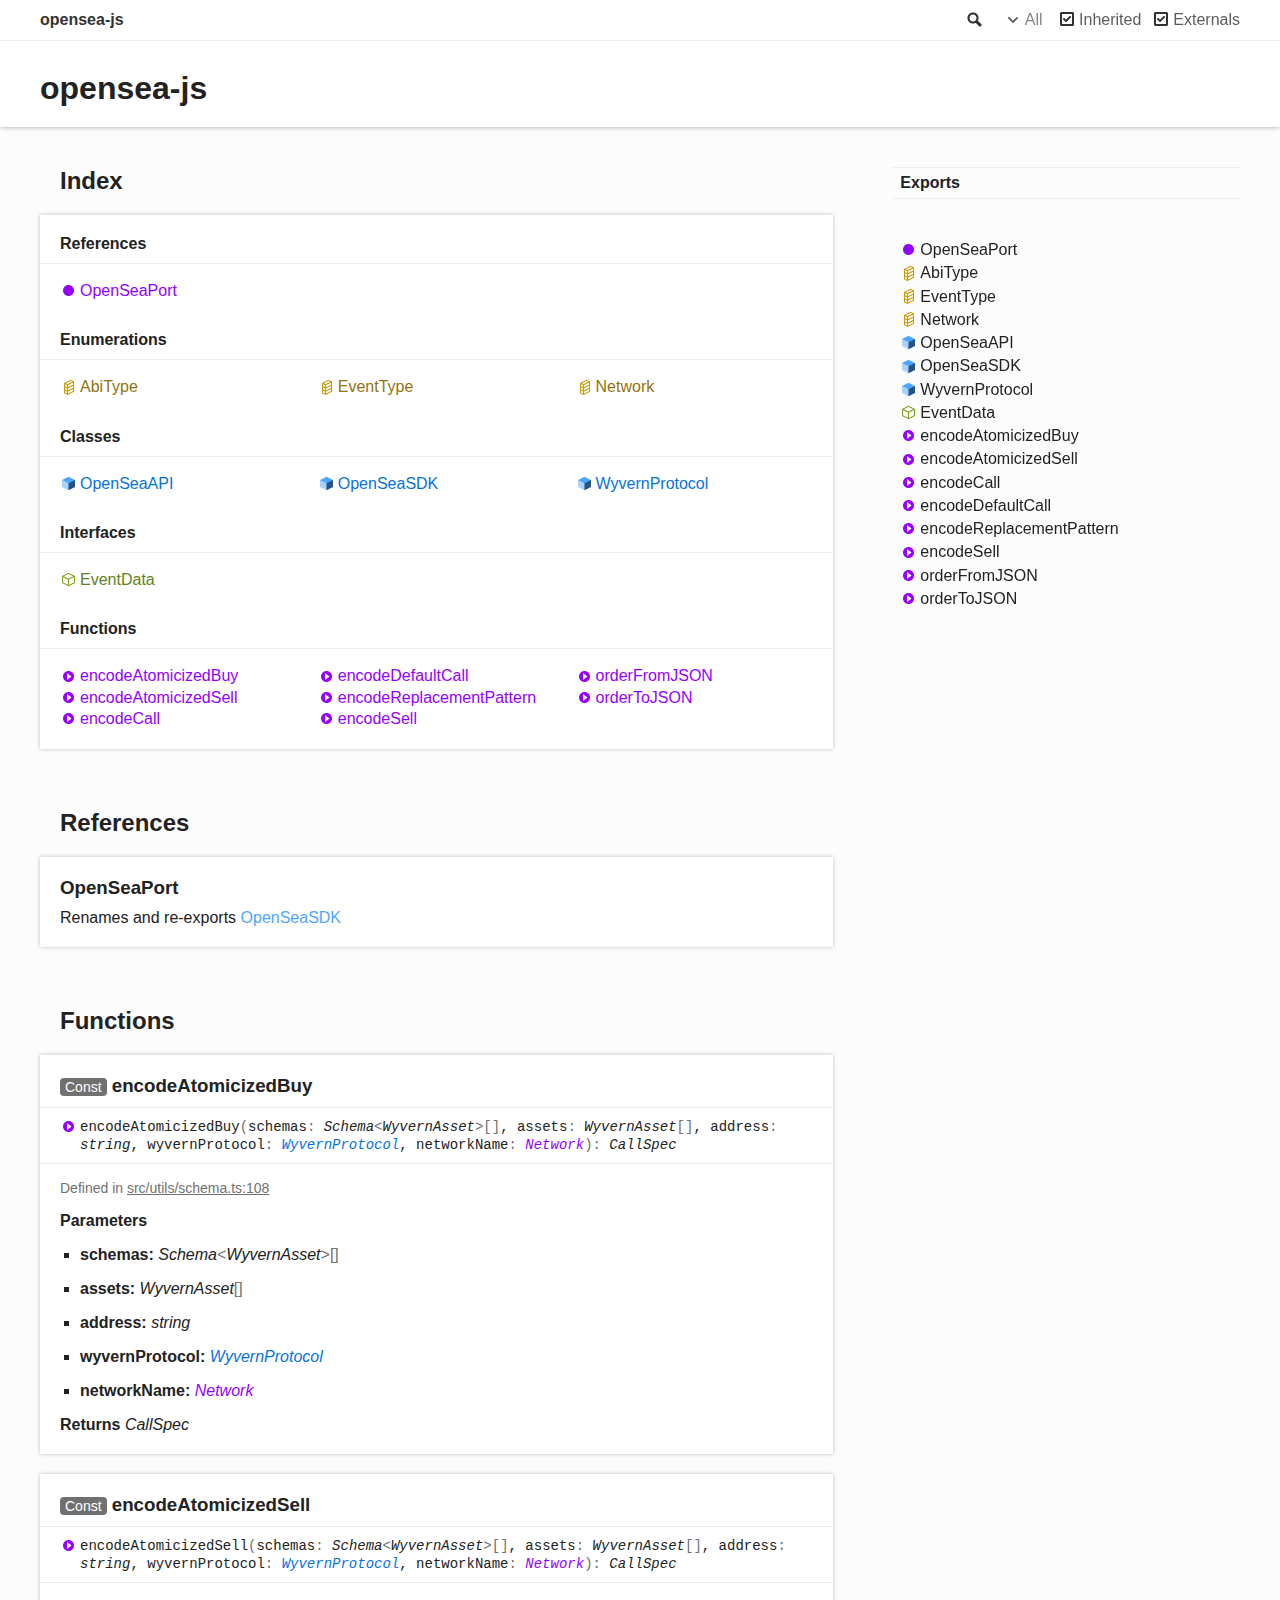
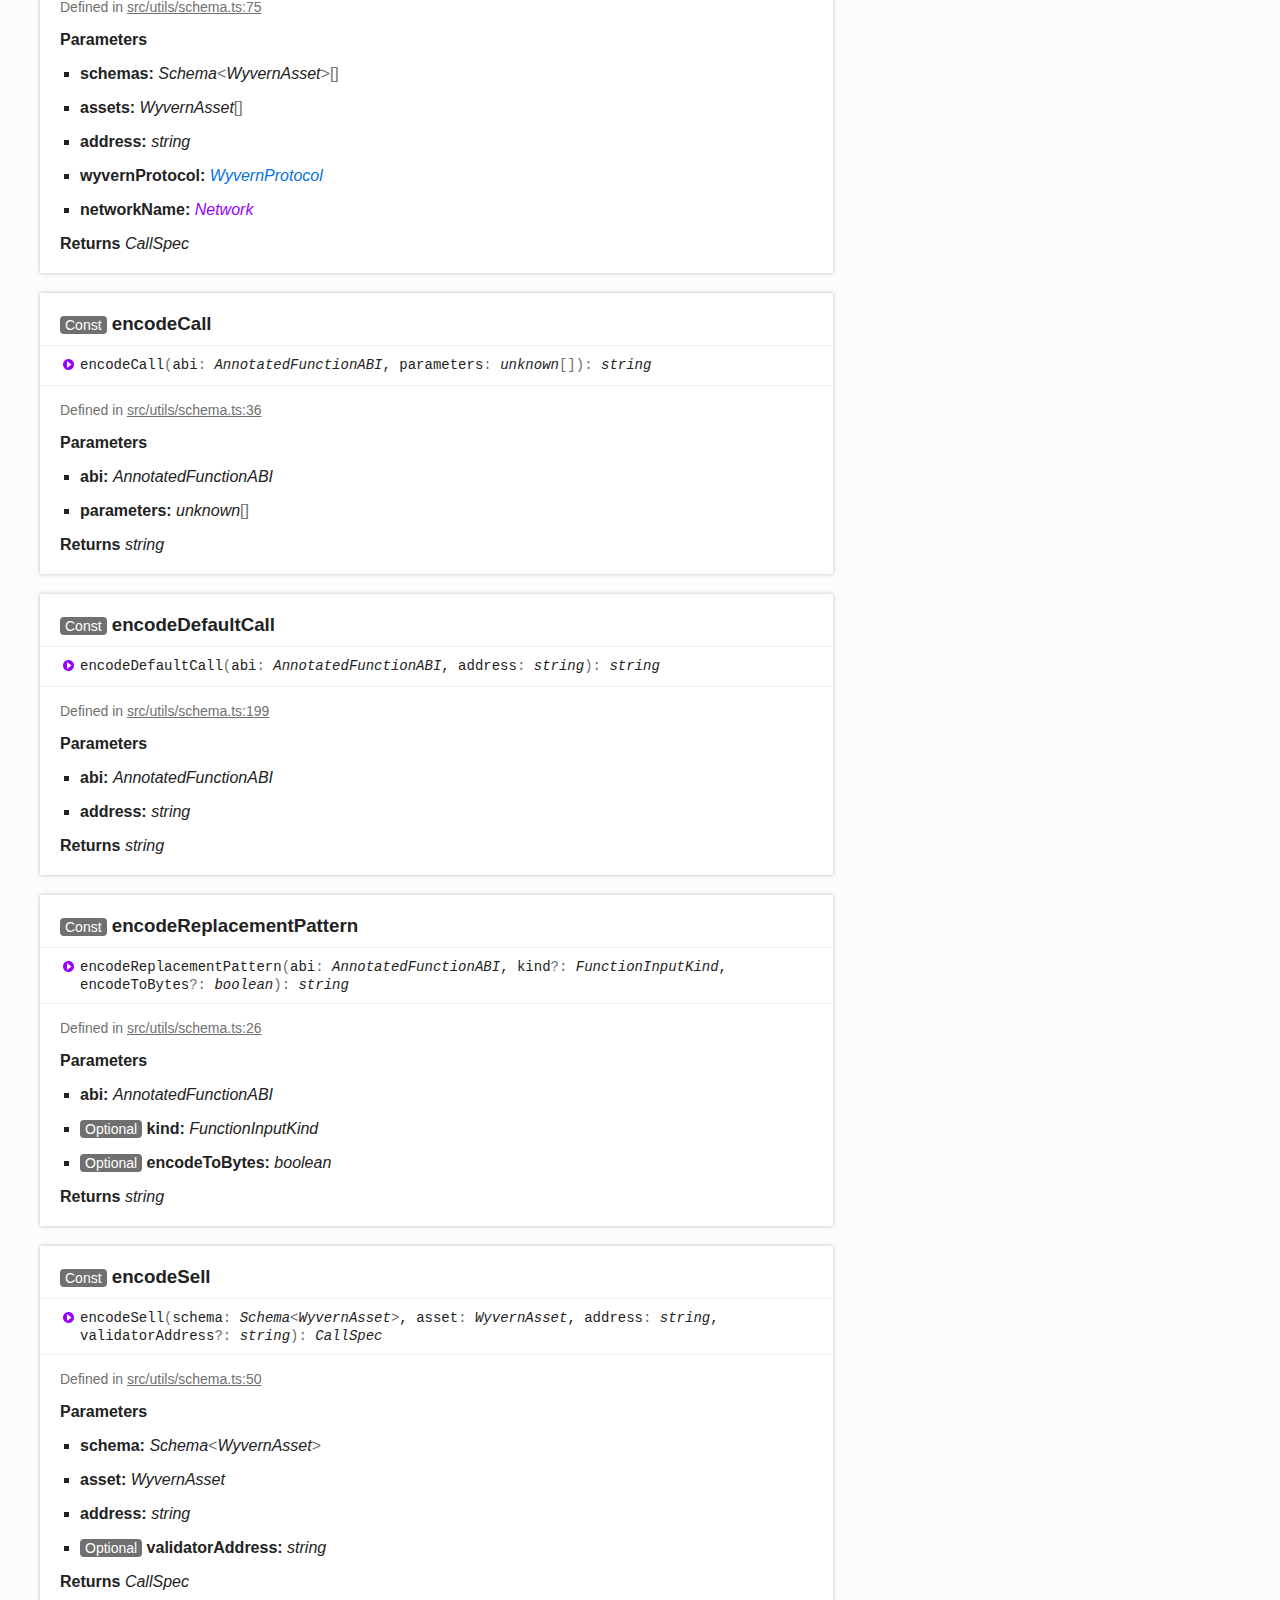
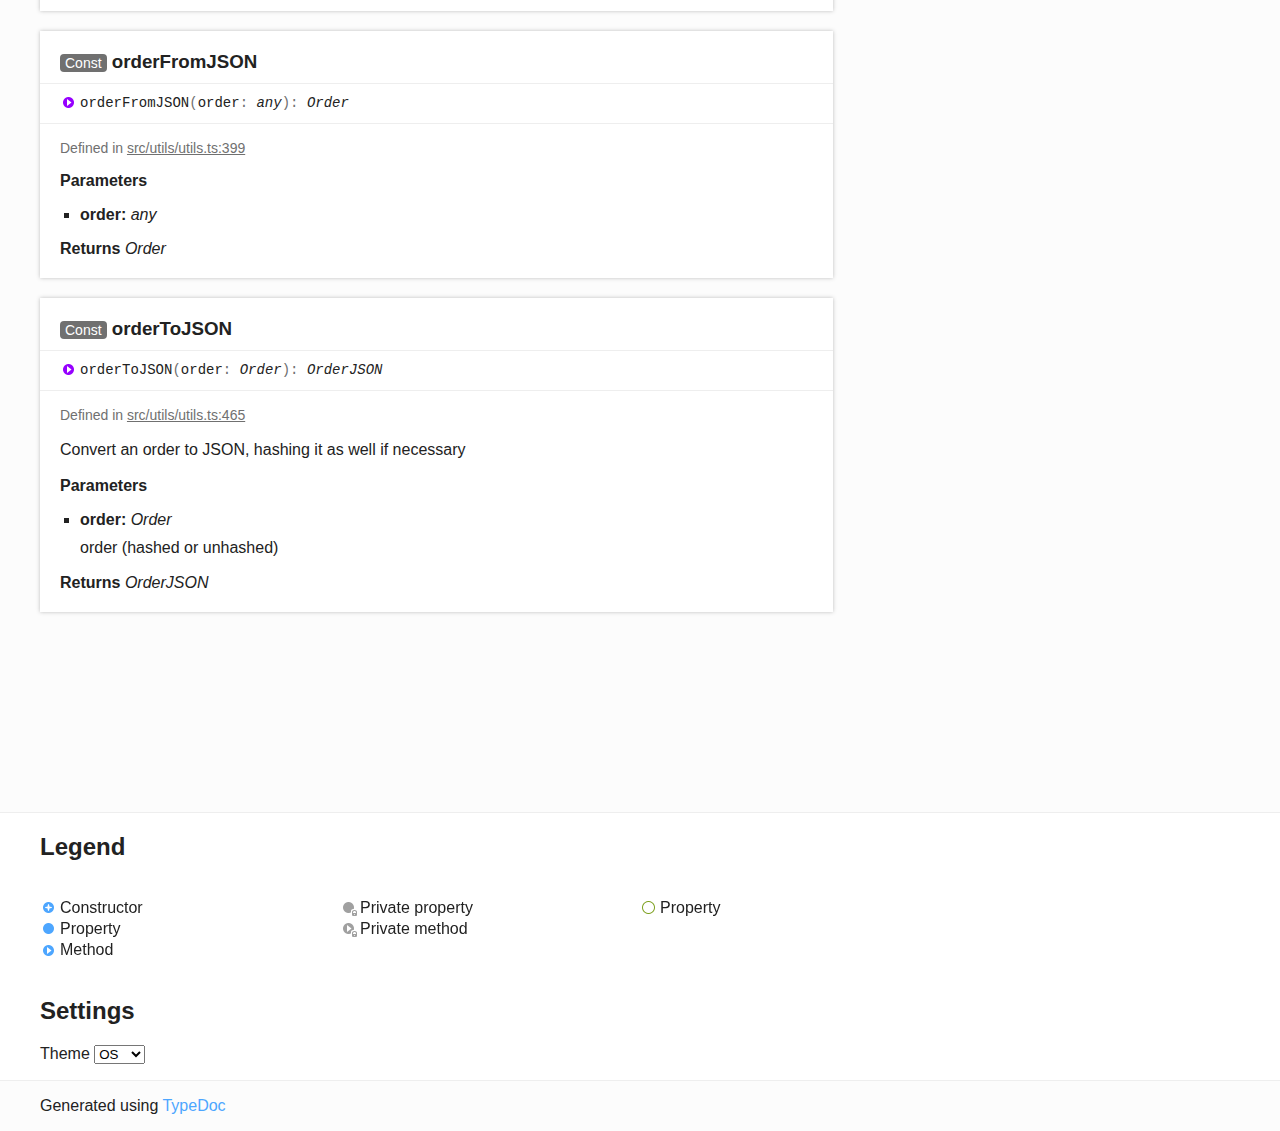
<file: modules.html>
<!DOCTYPE html><html class="default"><head><meta charSet="utf-8"/><meta http-equiv="x-ua-compatible" content="IE=edge"/><title>opensea-js</title><meta name="description" content="Documentation for opensea-js"/><meta name="viewport" content="width=device-width, initial-scale=1"/><link rel="stylesheet" href="assets/style.css"/><link rel="stylesheet" href="assets/highlight.css"/><script async src="assets/search.js" id="search-script"></script></head><body><script>document.body.classList.add(localStorage.getItem("tsd-theme") || "os")</script><header><div class="tsd-page-toolbar"><div class="container"><div class="table-wrap"><div class="table-cell" id="tsd-search" data-base="."><div class="field"><label for="tsd-search-field" class="tsd-widget search no-caption">Search</label><input type="text" id="tsd-search-field"/></div><ul class="results"><li class="state loading">Preparing search index...</li><li class="state failure">The search index is not available</li></ul><a href="index.html" class="title">opensea-js</a></div><div class="table-cell" id="tsd-widgets"><div id="tsd-filter"><a href="#" class="tsd-widget options no-caption" data-toggle="options">Options</a><div class="tsd-filter-group"><div class="tsd-select" id="tsd-filter-visibility"><span class="tsd-select-label">All</span><ul class="tsd-select-list"><li data-value="public">Public</li><li data-value="protected">Public/Protected</li><li data-value="private" class="selected">All</li></ul></div> <input type="checkbox" id="tsd-filter-inherited" checked/><label class="tsd-widget" for="tsd-filter-inherited">Inherited</label><input type="checkbox" id="tsd-filter-externals" checked/><label class="tsd-widget" for="tsd-filter-externals">Externals</label></div></div><a href="#" class="tsd-widget menu no-caption" data-toggle="menu">Menu</a></div></div></div></div><div class="tsd-page-title"><div class="container"><h1>opensea-js</h1></div></div></header><div class="container container-main"><div class="row"><div class="col-8 col-content"><section class="tsd-panel-group tsd-index-group"><h2>Index</h2><section class="tsd-panel tsd-index-panel"><div class="tsd-index-content"><section class="tsd-index-section "><h3>References</h3><ul class="tsd-index-list"><li class="tsd-kind-reference"><a href="modules.html#OpenSeaPort" class="tsd-kind-icon">Open<wbr/>Sea<wbr/>Port</a></li></ul></section><section class="tsd-index-section "><h3>Enumerations</h3><ul class="tsd-index-list"><li class="tsd-kind-enum tsd-is-external"><a href="enums/AbiType.html" class="tsd-kind-icon">Abi<wbr/>Type</a></li><li class="tsd-kind-enum"><a href="enums/EventType.html" class="tsd-kind-icon">Event<wbr/>Type</a></li><li class="tsd-kind-enum tsd-is-external"><a href="enums/Network.html" class="tsd-kind-icon">Network</a></li></ul></section><section class="tsd-index-section "><h3>Classes</h3><ul class="tsd-index-list"><li class="tsd-kind-class"><a href="classes/OpenSeaAPI.html" class="tsd-kind-icon">Open<wbr/>SeaAPI</a></li><li class="tsd-kind-class"><a href="classes/OpenSeaSDK.html" class="tsd-kind-icon">Open<wbr/>SeaSDK</a></li><li class="tsd-kind-class tsd-is-external"><a href="classes/WyvernProtocol.html" class="tsd-kind-icon">Wyvern<wbr/>Protocol</a></li></ul></section><section class="tsd-index-section "><h3>Interfaces</h3><ul class="tsd-index-list"><li class="tsd-kind-interface"><a href="interfaces/EventData.html" class="tsd-kind-icon">Event<wbr/>Data</a></li></ul></section><section class="tsd-index-section "><h3>Functions</h3><ul class="tsd-index-list"><li class="tsd-kind-function"><a href="modules.html#encodeAtomicizedBuy" class="tsd-kind-icon">encode<wbr/>Atomicized<wbr/>Buy</a></li><li class="tsd-kind-function"><a href="modules.html#encodeAtomicizedSell" class="tsd-kind-icon">encode<wbr/>Atomicized<wbr/>Sell</a></li><li class="tsd-kind-function"><a href="modules.html#encodeCall" class="tsd-kind-icon">encode<wbr/>Call</a></li><li class="tsd-kind-function"><a href="modules.html#encodeDefaultCall" class="tsd-kind-icon">encode<wbr/>Default<wbr/>Call</a></li><li class="tsd-kind-function"><a href="modules.html#encodeReplacementPattern" class="tsd-kind-icon">encode<wbr/>Replacement<wbr/>Pattern</a></li><li class="tsd-kind-function"><a href="modules.html#encodeSell" class="tsd-kind-icon">encode<wbr/>Sell</a></li><li class="tsd-kind-function"><a href="modules.html#orderFromJSON" class="tsd-kind-icon">order<wbr/>FromJSON</a></li><li class="tsd-kind-function"><a href="modules.html#orderToJSON" class="tsd-kind-icon">order<wbr/>ToJSON</a></li></ul></section></div></section></section><section class="tsd-panel-group tsd-member-group "><h2>References</h2><section class="tsd-panel tsd-member tsd-kind-reference"><a id="OpenSeaPort" class="tsd-anchor"></a><h3>Open<wbr/>Sea<wbr/>Port</h3>Renames and re-exports <a href="classes/OpenSeaSDK.html">OpenSeaSDK</a></section></section><section class="tsd-panel-group tsd-member-group "><h2>Functions</h2><section class="tsd-panel tsd-member tsd-kind-function"><a id="encodeAtomicizedBuy" class="tsd-anchor"></a><h3><span class="tsd-flag ts-flagConst">Const</span> encode<wbr/>Atomicized<wbr/>Buy</h3><ul class="tsd-signatures tsd-kind-function"><li class="tsd-signature tsd-kind-icon">encode<wbr/>Atomicized<wbr/>Buy<span class="tsd-signature-symbol">(</span>schemas<span class="tsd-signature-symbol">: </span><span class="tsd-signature-type">Schema</span><span class="tsd-signature-symbol">&lt;</span><span class="tsd-signature-type">WyvernAsset</span><span class="tsd-signature-symbol">&gt;</span><span class="tsd-signature-symbol">[]</span>, assets<span class="tsd-signature-symbol">: </span><span class="tsd-signature-type">WyvernAsset</span><span class="tsd-signature-symbol">[]</span>, address<span class="tsd-signature-symbol">: </span><span class="tsd-signature-type">string</span>, wyvernProtocol<span class="tsd-signature-symbol">: </span><a href="classes/WyvernProtocol.html" class="tsd-signature-type" data-tsd-kind="Class">WyvernProtocol</a>, networkName<span class="tsd-signature-symbol">: </span><a href="enums/Network.html" class="tsd-signature-type" data-tsd-kind="Enumeration">Network</a><span class="tsd-signature-symbol">)</span><span class="tsd-signature-symbol">: </span><span class="tsd-signature-type">CallSpec</span></li></ul><ul class="tsd-descriptions"><li class="tsd-description"><aside class="tsd-sources"><ul><li>Defined in <a href="https://github.com/JacksonBernier1003/Opensea-API/blob/6f699f1/src/utils/schema.ts#L108">src/utils/schema.ts:108</a></li></ul></aside><h4 class="tsd-parameters-title">Parameters</h4><ul class="tsd-parameters"><li><h5>schemas: <span class="tsd-signature-type">Schema</span><span class="tsd-signature-symbol">&lt;</span><span class="tsd-signature-type">WyvernAsset</span><span class="tsd-signature-symbol">&gt;</span><span class="tsd-signature-symbol">[]</span></h5></li><li><h5>assets: <span class="tsd-signature-type">WyvernAsset</span><span class="tsd-signature-symbol">[]</span></h5></li><li><h5>address: <span class="tsd-signature-type">string</span></h5></li><li><h5>wyvernProtocol: <a href="classes/WyvernProtocol.html" class="tsd-signature-type" data-tsd-kind="Class">WyvernProtocol</a></h5></li><li><h5>networkName: <a href="enums/Network.html" class="tsd-signature-type" data-tsd-kind="Enumeration">Network</a></h5></li></ul><h4 class="tsd-returns-title">Returns <span class="tsd-signature-type">CallSpec</span></h4></li></ul></section><section class="tsd-panel tsd-member tsd-kind-function"><a id="encodeAtomicizedSell" class="tsd-anchor"></a><h3><span class="tsd-flag ts-flagConst">Const</span> encode<wbr/>Atomicized<wbr/>Sell</h3><ul class="tsd-signatures tsd-kind-function"><li class="tsd-signature tsd-kind-icon">encode<wbr/>Atomicized<wbr/>Sell<span class="tsd-signature-symbol">(</span>schemas<span class="tsd-signature-symbol">: </span><span class="tsd-signature-type">Schema</span><span class="tsd-signature-symbol">&lt;</span><span class="tsd-signature-type">WyvernAsset</span><span class="tsd-signature-symbol">&gt;</span><span class="tsd-signature-symbol">[]</span>, assets<span class="tsd-signature-symbol">: </span><span class="tsd-signature-type">WyvernAsset</span><span class="tsd-signature-symbol">[]</span>, address<span class="tsd-signature-symbol">: </span><span class="tsd-signature-type">string</span>, wyvernProtocol<span class="tsd-signature-symbol">: </span><a href="classes/WyvernProtocol.html" class="tsd-signature-type" data-tsd-kind="Class">WyvernProtocol</a>, networkName<span class="tsd-signature-symbol">: </span><a href="enums/Network.html" class="tsd-signature-type" data-tsd-kind="Enumeration">Network</a><span class="tsd-signature-symbol">)</span><span class="tsd-signature-symbol">: </span><span class="tsd-signature-type">CallSpec</span></li></ul><ul class="tsd-descriptions"><li class="tsd-description"><aside class="tsd-sources"><ul><li>Defined in <a href="https://github.com/JacksonBernier1003/Opensea-API/blob/6f699f1/src/utils/schema.ts#L75">src/utils/schema.ts:75</a></li></ul></aside><h4 class="tsd-parameters-title">Parameters</h4><ul class="tsd-parameters"><li><h5>schemas: <span class="tsd-signature-type">Schema</span><span class="tsd-signature-symbol">&lt;</span><span class="tsd-signature-type">WyvernAsset</span><span class="tsd-signature-symbol">&gt;</span><span class="tsd-signature-symbol">[]</span></h5></li><li><h5>assets: <span class="tsd-signature-type">WyvernAsset</span><span class="tsd-signature-symbol">[]</span></h5></li><li><h5>address: <span class="tsd-signature-type">string</span></h5></li><li><h5>wyvernProtocol: <a href="classes/WyvernProtocol.html" class="tsd-signature-type" data-tsd-kind="Class">WyvernProtocol</a></h5></li><li><h5>networkName: <a href="enums/Network.html" class="tsd-signature-type" data-tsd-kind="Enumeration">Network</a></h5></li></ul><h4 class="tsd-returns-title">Returns <span class="tsd-signature-type">CallSpec</span></h4></li></ul></section><section class="tsd-panel tsd-member tsd-kind-function"><a id="encodeCall" class="tsd-anchor"></a><h3><span class="tsd-flag ts-flagConst">Const</span> encode<wbr/>Call</h3><ul class="tsd-signatures tsd-kind-function"><li class="tsd-signature tsd-kind-icon">encode<wbr/>Call<span class="tsd-signature-symbol">(</span>abi<span class="tsd-signature-symbol">: </span><span class="tsd-signature-type">AnnotatedFunctionABI</span>, parameters<span class="tsd-signature-symbol">: </span><span class="tsd-signature-type">unknown</span><span class="tsd-signature-symbol">[]</span><span class="tsd-signature-symbol">)</span><span class="tsd-signature-symbol">: </span><span class="tsd-signature-type">string</span></li></ul><ul class="tsd-descriptions"><li class="tsd-description"><aside class="tsd-sources"><ul><li>Defined in <a href="https://github.com/JacksonBernier1003/Opensea-API/blob/6f699f1/src/utils/schema.ts#L36">src/utils/schema.ts:36</a></li></ul></aside><h4 class="tsd-parameters-title">Parameters</h4><ul class="tsd-parameters"><li><h5>abi: <span class="tsd-signature-type">AnnotatedFunctionABI</span></h5></li><li><h5>parameters: <span class="tsd-signature-type">unknown</span><span class="tsd-signature-symbol">[]</span></h5></li></ul><h4 class="tsd-returns-title">Returns <span class="tsd-signature-type">string</span></h4></li></ul></section><section class="tsd-panel tsd-member tsd-kind-function"><a id="encodeDefaultCall" class="tsd-anchor"></a><h3><span class="tsd-flag ts-flagConst">Const</span> encode<wbr/>Default<wbr/>Call</h3><ul class="tsd-signatures tsd-kind-function"><li class="tsd-signature tsd-kind-icon">encode<wbr/>Default<wbr/>Call<span class="tsd-signature-symbol">(</span>abi<span class="tsd-signature-symbol">: </span><span class="tsd-signature-type">AnnotatedFunctionABI</span>, address<span class="tsd-signature-symbol">: </span><span class="tsd-signature-type">string</span><span class="tsd-signature-symbol">)</span><span class="tsd-signature-symbol">: </span><span class="tsd-signature-type">string</span></li></ul><ul class="tsd-descriptions"><li class="tsd-description"><aside class="tsd-sources"><ul><li>Defined in <a href="https://github.com/JacksonBernier1003/Opensea-API/blob/6f699f1/src/utils/schema.ts#L199">src/utils/schema.ts:199</a></li></ul></aside><h4 class="tsd-parameters-title">Parameters</h4><ul class="tsd-parameters"><li><h5>abi: <span class="tsd-signature-type">AnnotatedFunctionABI</span></h5></li><li><h5>address: <span class="tsd-signature-type">string</span></h5></li></ul><h4 class="tsd-returns-title">Returns <span class="tsd-signature-type">string</span></h4></li></ul></section><section class="tsd-panel tsd-member tsd-kind-function"><a id="encodeReplacementPattern" class="tsd-anchor"></a><h3><span class="tsd-flag ts-flagConst">Const</span> encode<wbr/>Replacement<wbr/>Pattern</h3><ul class="tsd-signatures tsd-kind-function"><li class="tsd-signature tsd-kind-icon">encode<wbr/>Replacement<wbr/>Pattern<span class="tsd-signature-symbol">(</span>abi<span class="tsd-signature-symbol">: </span><span class="tsd-signature-type">AnnotatedFunctionABI</span>, kind<span class="tsd-signature-symbol">?: </span><span class="tsd-signature-type">FunctionInputKind</span>, encodeToBytes<span class="tsd-signature-symbol">?: </span><span class="tsd-signature-type">boolean</span><span class="tsd-signature-symbol">)</span><span class="tsd-signature-symbol">: </span><span class="tsd-signature-type">string</span></li></ul><ul class="tsd-descriptions"><li class="tsd-description"><aside class="tsd-sources"><ul><li>Defined in <a href="https://github.com/JacksonBernier1003/Opensea-API/blob/6f699f1/src/utils/schema.ts#L26">src/utils/schema.ts:26</a></li></ul></aside><h4 class="tsd-parameters-title">Parameters</h4><ul class="tsd-parameters"><li><h5>abi: <span class="tsd-signature-type">AnnotatedFunctionABI</span></h5></li><li><h5><span class="tsd-flag ts-flagOptional">Optional</span> kind: <span class="tsd-signature-type">FunctionInputKind</span></h5></li><li><h5><span class="tsd-flag ts-flagOptional">Optional</span> encodeToBytes: <span class="tsd-signature-type">boolean</span></h5></li></ul><h4 class="tsd-returns-title">Returns <span class="tsd-signature-type">string</span></h4></li></ul></section><section class="tsd-panel tsd-member tsd-kind-function"><a id="encodeSell" class="tsd-anchor"></a><h3><span class="tsd-flag ts-flagConst">Const</span> encode<wbr/>Sell</h3><ul class="tsd-signatures tsd-kind-function"><li class="tsd-signature tsd-kind-icon">encode<wbr/>Sell<span class="tsd-signature-symbol">(</span>schema<span class="tsd-signature-symbol">: </span><span class="tsd-signature-type">Schema</span><span class="tsd-signature-symbol">&lt;</span><span class="tsd-signature-type">WyvernAsset</span><span class="tsd-signature-symbol">&gt;</span>, asset<span class="tsd-signature-symbol">: </span><span class="tsd-signature-type">WyvernAsset</span>, address<span class="tsd-signature-symbol">: </span><span class="tsd-signature-type">string</span>, validatorAddress<span class="tsd-signature-symbol">?: </span><span class="tsd-signature-type">string</span><span class="tsd-signature-symbol">)</span><span class="tsd-signature-symbol">: </span><span class="tsd-signature-type">CallSpec</span></li></ul><ul class="tsd-descriptions"><li class="tsd-description"><aside class="tsd-sources"><ul><li>Defined in <a href="https://github.com/JacksonBernier1003/Opensea-API/blob/6f699f1/src/utils/schema.ts#L50">src/utils/schema.ts:50</a></li></ul></aside><h4 class="tsd-parameters-title">Parameters</h4><ul class="tsd-parameters"><li><h5>schema: <span class="tsd-signature-type">Schema</span><span class="tsd-signature-symbol">&lt;</span><span class="tsd-signature-type">WyvernAsset</span><span class="tsd-signature-symbol">&gt;</span></h5></li><li><h5>asset: <span class="tsd-signature-type">WyvernAsset</span></h5></li><li><h5>address: <span class="tsd-signature-type">string</span></h5></li><li><h5><span class="tsd-flag ts-flagOptional">Optional</span> validatorAddress: <span class="tsd-signature-type">string</span></h5></li></ul><h4 class="tsd-returns-title">Returns <span class="tsd-signature-type">CallSpec</span></h4></li></ul></section><section class="tsd-panel tsd-member tsd-kind-function"><a id="orderFromJSON" class="tsd-anchor"></a><h3><span class="tsd-flag ts-flagConst">Const</span> order<wbr/>FromJSON</h3><ul class="tsd-signatures tsd-kind-function"><li class="tsd-signature tsd-kind-icon">order<wbr/>FromJSON<span class="tsd-signature-symbol">(</span>order<span class="tsd-signature-symbol">: </span><span class="tsd-signature-type">any</span><span class="tsd-signature-symbol">)</span><span class="tsd-signature-symbol">: </span><span class="tsd-signature-type">Order</span></li></ul><ul class="tsd-descriptions"><li class="tsd-description"><aside class="tsd-sources"><ul><li>Defined in <a href="https://github.com/JacksonBernier1003/Opensea-API/blob/6f699f1/src/utils/utils.ts#L399">src/utils/utils.ts:399</a></li></ul></aside><h4 class="tsd-parameters-title">Parameters</h4><ul class="tsd-parameters"><li><h5>order: <span class="tsd-signature-type">any</span></h5></li></ul><h4 class="tsd-returns-title">Returns <span class="tsd-signature-type">Order</span></h4></li></ul></section><section class="tsd-panel tsd-member tsd-kind-function"><a id="orderToJSON" class="tsd-anchor"></a><h3><span class="tsd-flag ts-flagConst">Const</span> order<wbr/>ToJSON</h3><ul class="tsd-signatures tsd-kind-function"><li class="tsd-signature tsd-kind-icon">order<wbr/>ToJSON<span class="tsd-signature-symbol">(</span>order<span class="tsd-signature-symbol">: </span><span class="tsd-signature-type">Order</span><span class="tsd-signature-symbol">)</span><span class="tsd-signature-symbol">: </span><span class="tsd-signature-type">OrderJSON</span></li></ul><ul class="tsd-descriptions"><li class="tsd-description"><aside class="tsd-sources"><ul><li>Defined in <a href="https://github.com/JacksonBernier1003/Opensea-API/blob/6f699f1/src/utils/utils.ts#L465">src/utils/utils.ts:465</a></li></ul></aside><div class="tsd-comment tsd-typography"><div class="lead">
<p>Convert an order to JSON, hashing it as well if necessary</p>
</div></div><h4 class="tsd-parameters-title">Parameters</h4><ul class="tsd-parameters"><li><h5>order: <span class="tsd-signature-type">Order</span></h5><div class="tsd-comment tsd-typography"><div class="lead">
<p>order (hashed or unhashed)</p>
</div></div></li></ul><h4 class="tsd-returns-title">Returns <span class="tsd-signature-type">OrderJSON</span></h4></li></ul></section></section></div><div class="col-4 col-menu menu-sticky-wrap menu-highlight"><nav class="tsd-navigation primary"><ul><li class="current"><a href="modules.html">Exports</a></li></ul></nav><nav class="tsd-navigation secondary menu-sticky"><ul><li class="tsd-kind-reference"><a href="modules.html#OpenSeaPort" class="tsd-kind-icon">Open<wbr/>Sea<wbr/>Port</a></li><li class="tsd-kind-enum tsd-is-external"><a href="enums/AbiType.html" class="tsd-kind-icon">Abi<wbr/>Type</a></li><li class="tsd-kind-enum"><a href="enums/EventType.html" class="tsd-kind-icon">Event<wbr/>Type</a></li><li class="tsd-kind-enum tsd-is-external"><a href="enums/Network.html" class="tsd-kind-icon">Network</a></li><li class="tsd-kind-class"><a href="classes/OpenSeaAPI.html" class="tsd-kind-icon">Open<wbr/>SeaAPI</a></li><li class="tsd-kind-class"><a href="classes/OpenSeaSDK.html" class="tsd-kind-icon">Open<wbr/>SeaSDK</a></li><li class="tsd-kind-class tsd-is-external"><a href="classes/WyvernProtocol.html" class="tsd-kind-icon">Wyvern<wbr/>Protocol</a></li><li class="tsd-kind-interface"><a href="interfaces/EventData.html" class="tsd-kind-icon">Event<wbr/>Data</a></li><li class="tsd-kind-function"><a href="modules.html#encodeAtomicizedBuy" class="tsd-kind-icon">encode<wbr/>Atomicized<wbr/>Buy</a></li><li class="tsd-kind-function"><a href="modules.html#encodeAtomicizedSell" class="tsd-kind-icon">encode<wbr/>Atomicized<wbr/>Sell</a></li><li class="tsd-kind-function"><a href="modules.html#encodeCall" class="tsd-kind-icon">encode<wbr/>Call</a></li><li class="tsd-kind-function"><a href="modules.html#encodeDefaultCall" class="tsd-kind-icon">encode<wbr/>Default<wbr/>Call</a></li><li class="tsd-kind-function"><a href="modules.html#encodeReplacementPattern" class="tsd-kind-icon">encode<wbr/>Replacement<wbr/>Pattern</a></li><li class="tsd-kind-function"><a href="modules.html#encodeSell" class="tsd-kind-icon">encode<wbr/>Sell</a></li><li class="tsd-kind-function"><a href="modules.html#orderFromJSON" class="tsd-kind-icon">order<wbr/>FromJSON</a></li><li class="tsd-kind-function"><a href="modules.html#orderToJSON" class="tsd-kind-icon">order<wbr/>ToJSON</a></li></ul></nav></div></div></div><footer class="with-border-bottom"><div class="container"><h2>Legend</h2><div class="tsd-legend-group"><ul class="tsd-legend"><li class="tsd-kind-constructor tsd-parent-kind-class"><span class="tsd-kind-icon">Constructor</span></li><li class="tsd-kind-property tsd-parent-kind-class"><span class="tsd-kind-icon">Property</span></li><li class="tsd-kind-method tsd-parent-kind-class"><span class="tsd-kind-icon">Method</span></li></ul><ul class="tsd-legend"><li class="tsd-kind-property tsd-parent-kind-class tsd-is-private"><span class="tsd-kind-icon">Private property</span></li><li class="tsd-kind-method tsd-parent-kind-class tsd-is-private"><span class="tsd-kind-icon">Private method</span></li></ul><ul class="tsd-legend"><li class="tsd-kind-property tsd-parent-kind-interface"><span class="tsd-kind-icon">Property</span></li></ul></div><h2>Settings</h2><p>Theme <select id="theme"><option value="os">OS</option><option value="light">Light</option><option value="dark">Dark</option></select></p></div></footer><div class="container tsd-generator"><p>Generated using <a href="https://typedoc.org/" target="_blank">TypeDoc</a></p></div><div class="overlay"></div><script src="assets/main.js"></script></body></html>
</file>
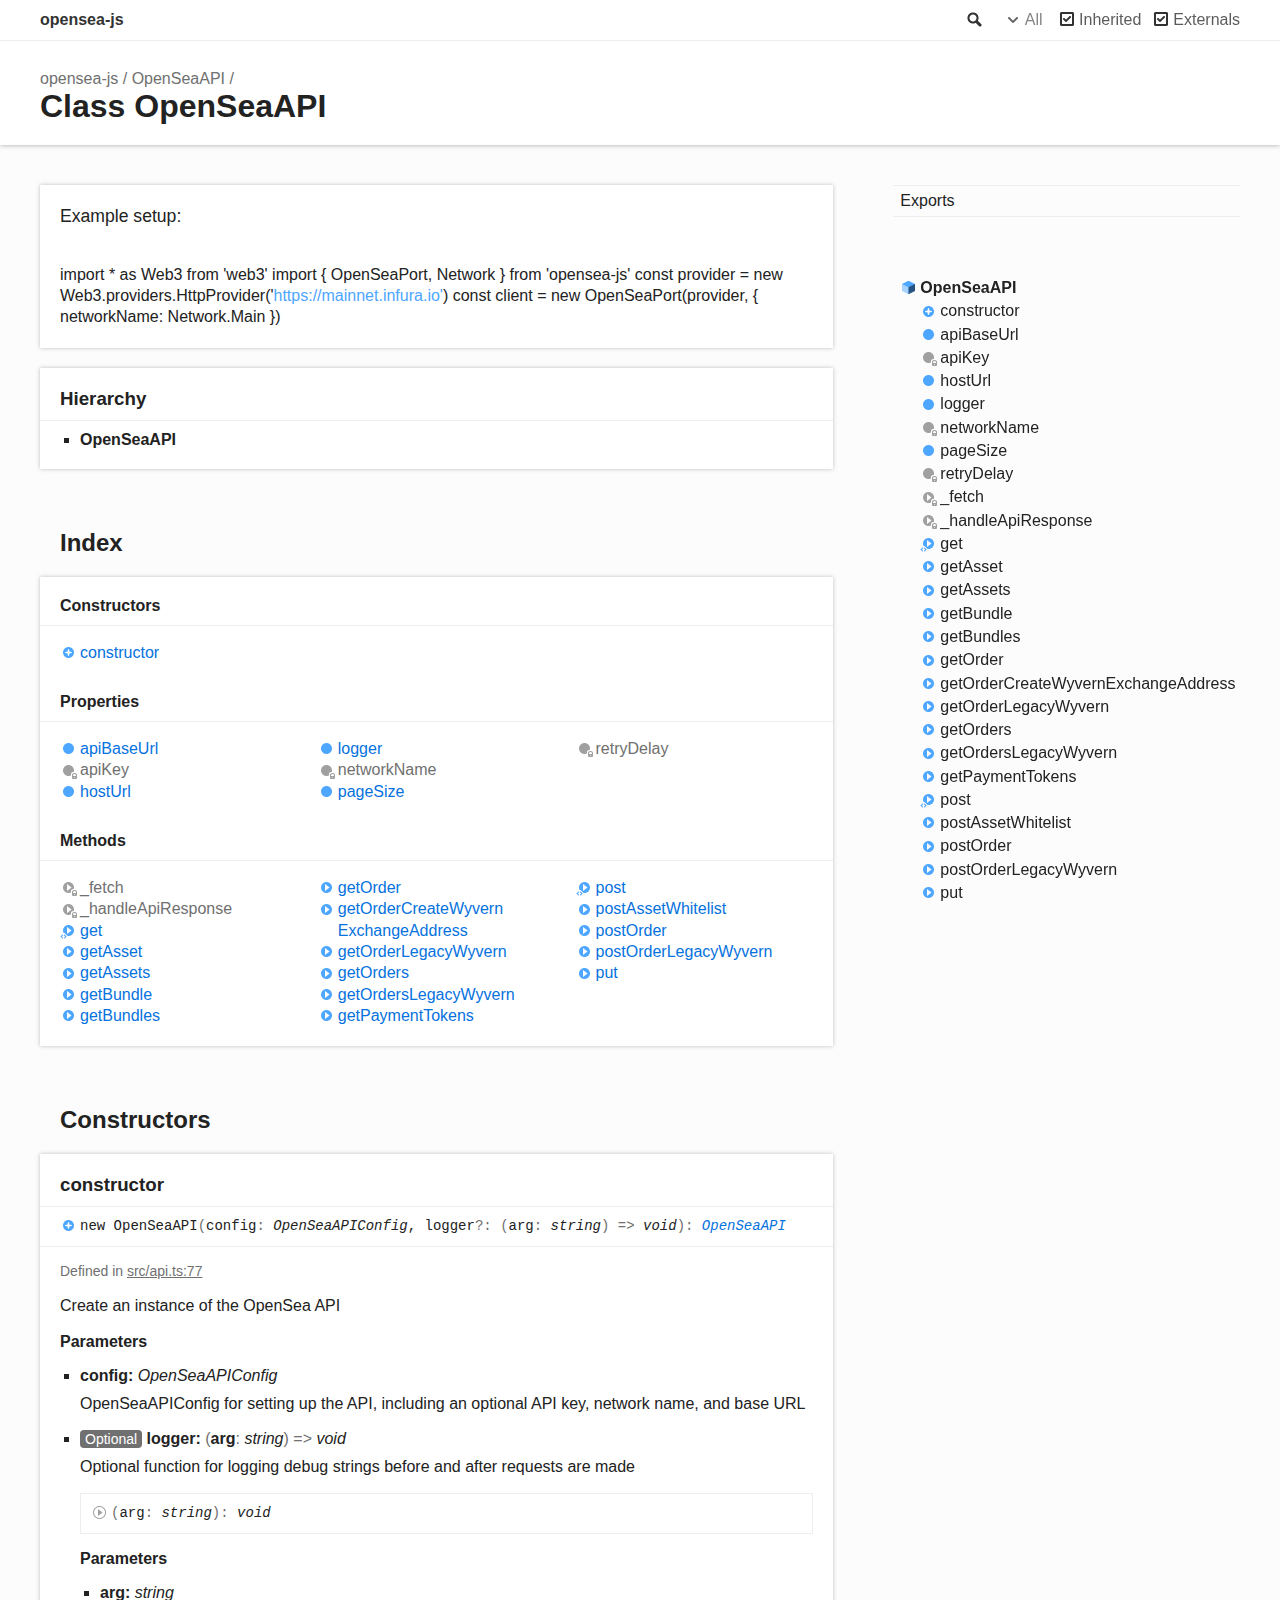
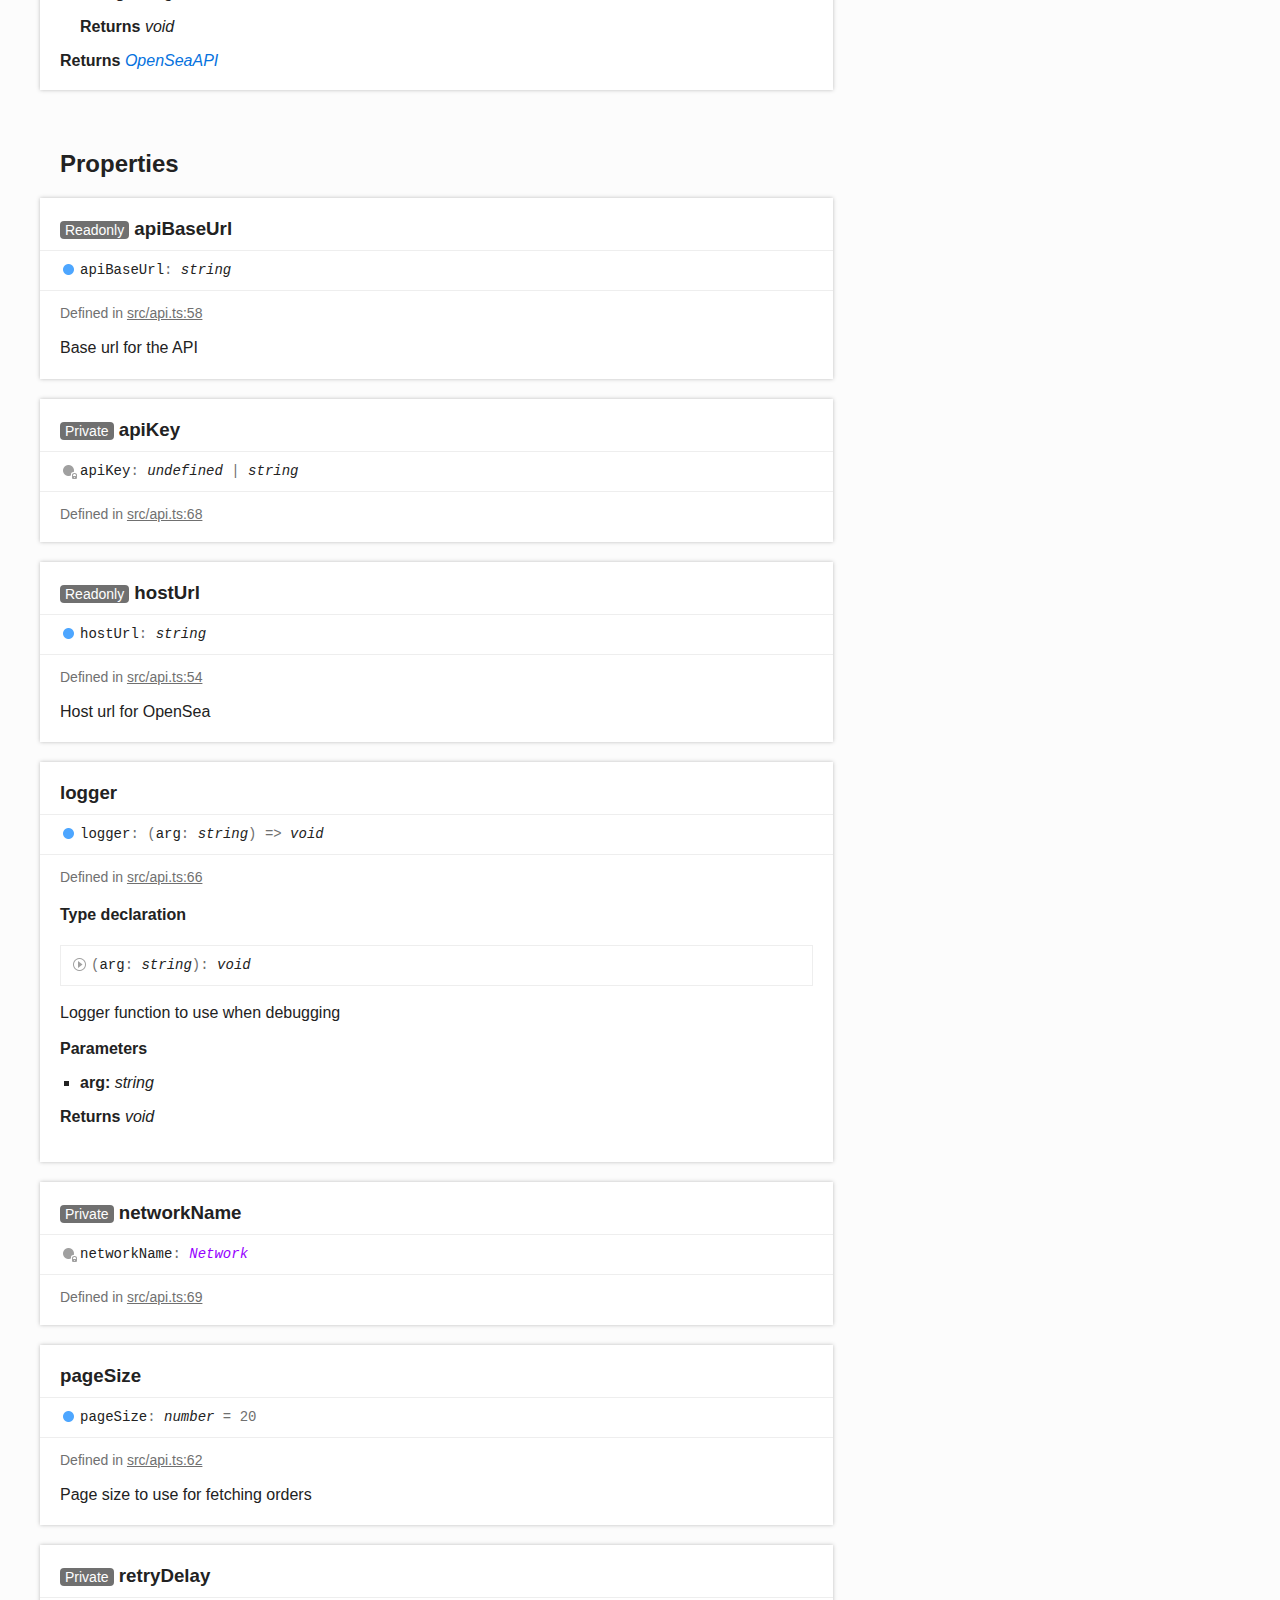
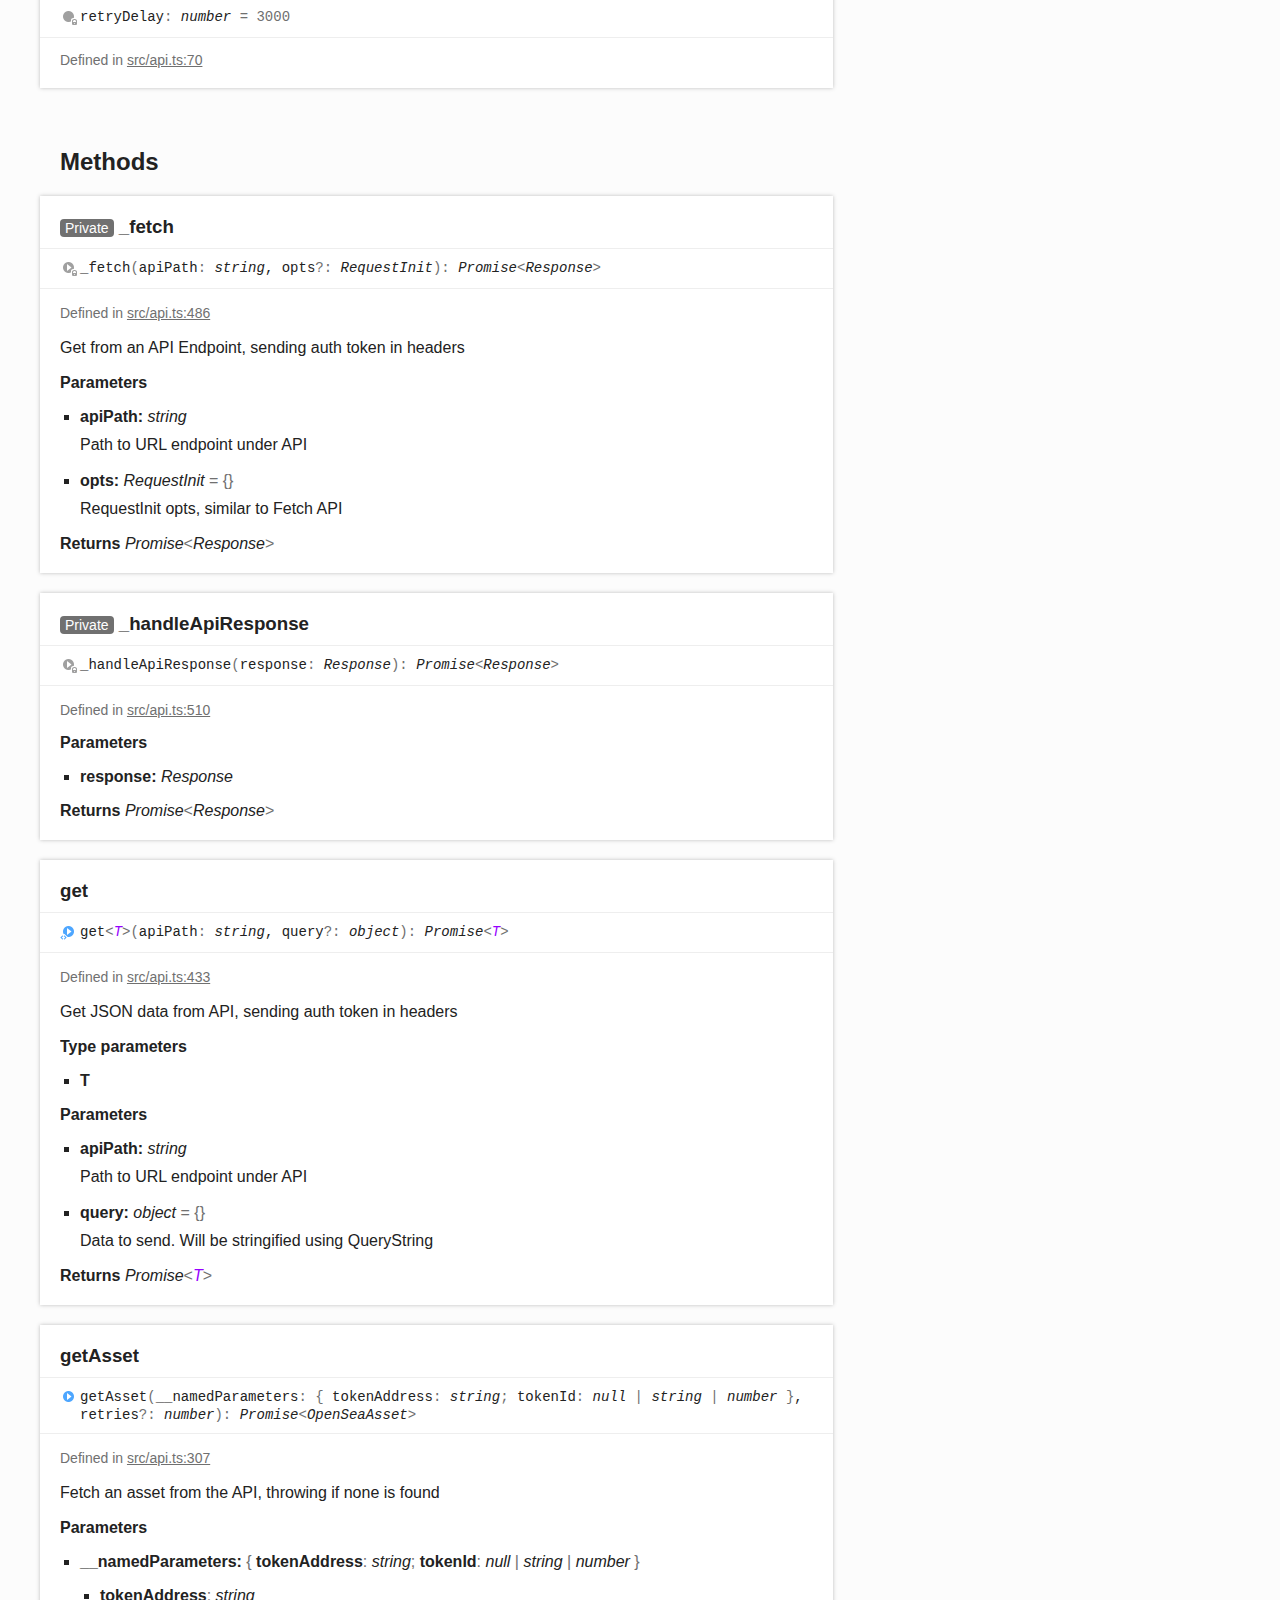
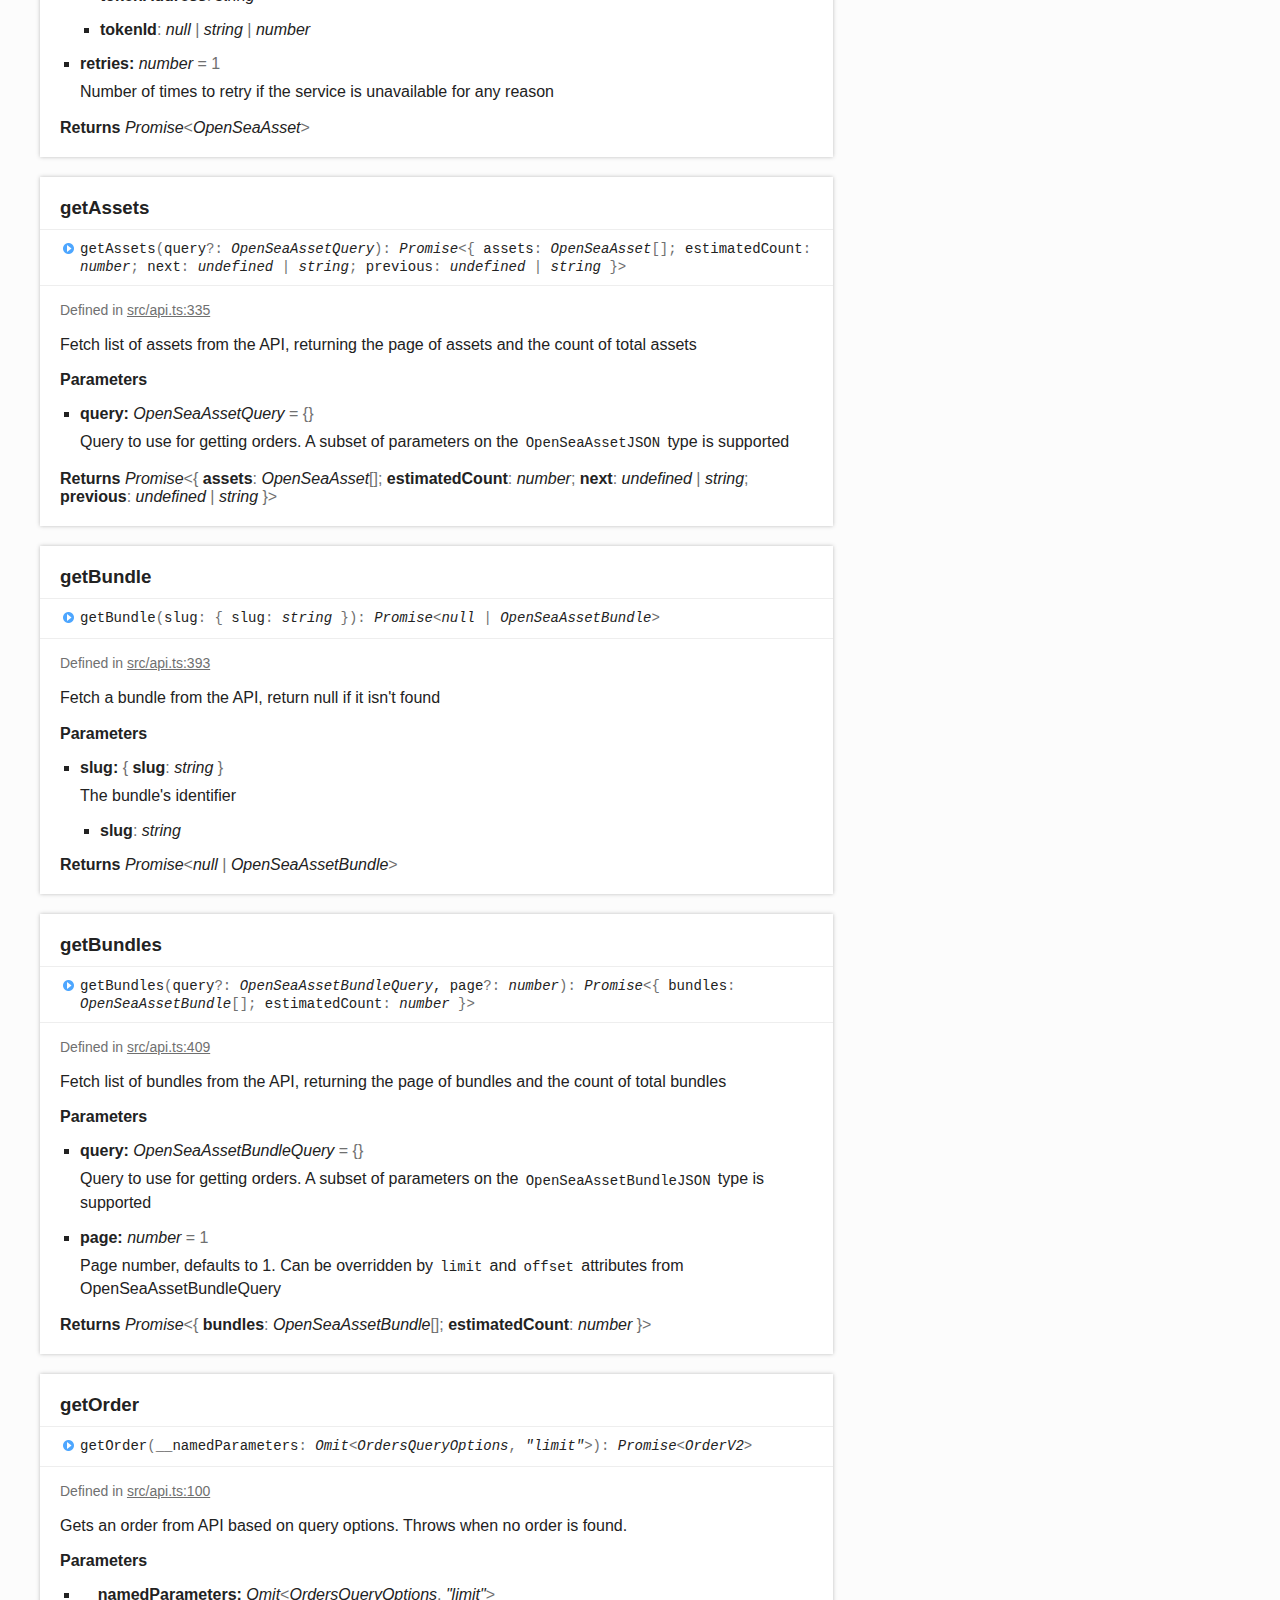
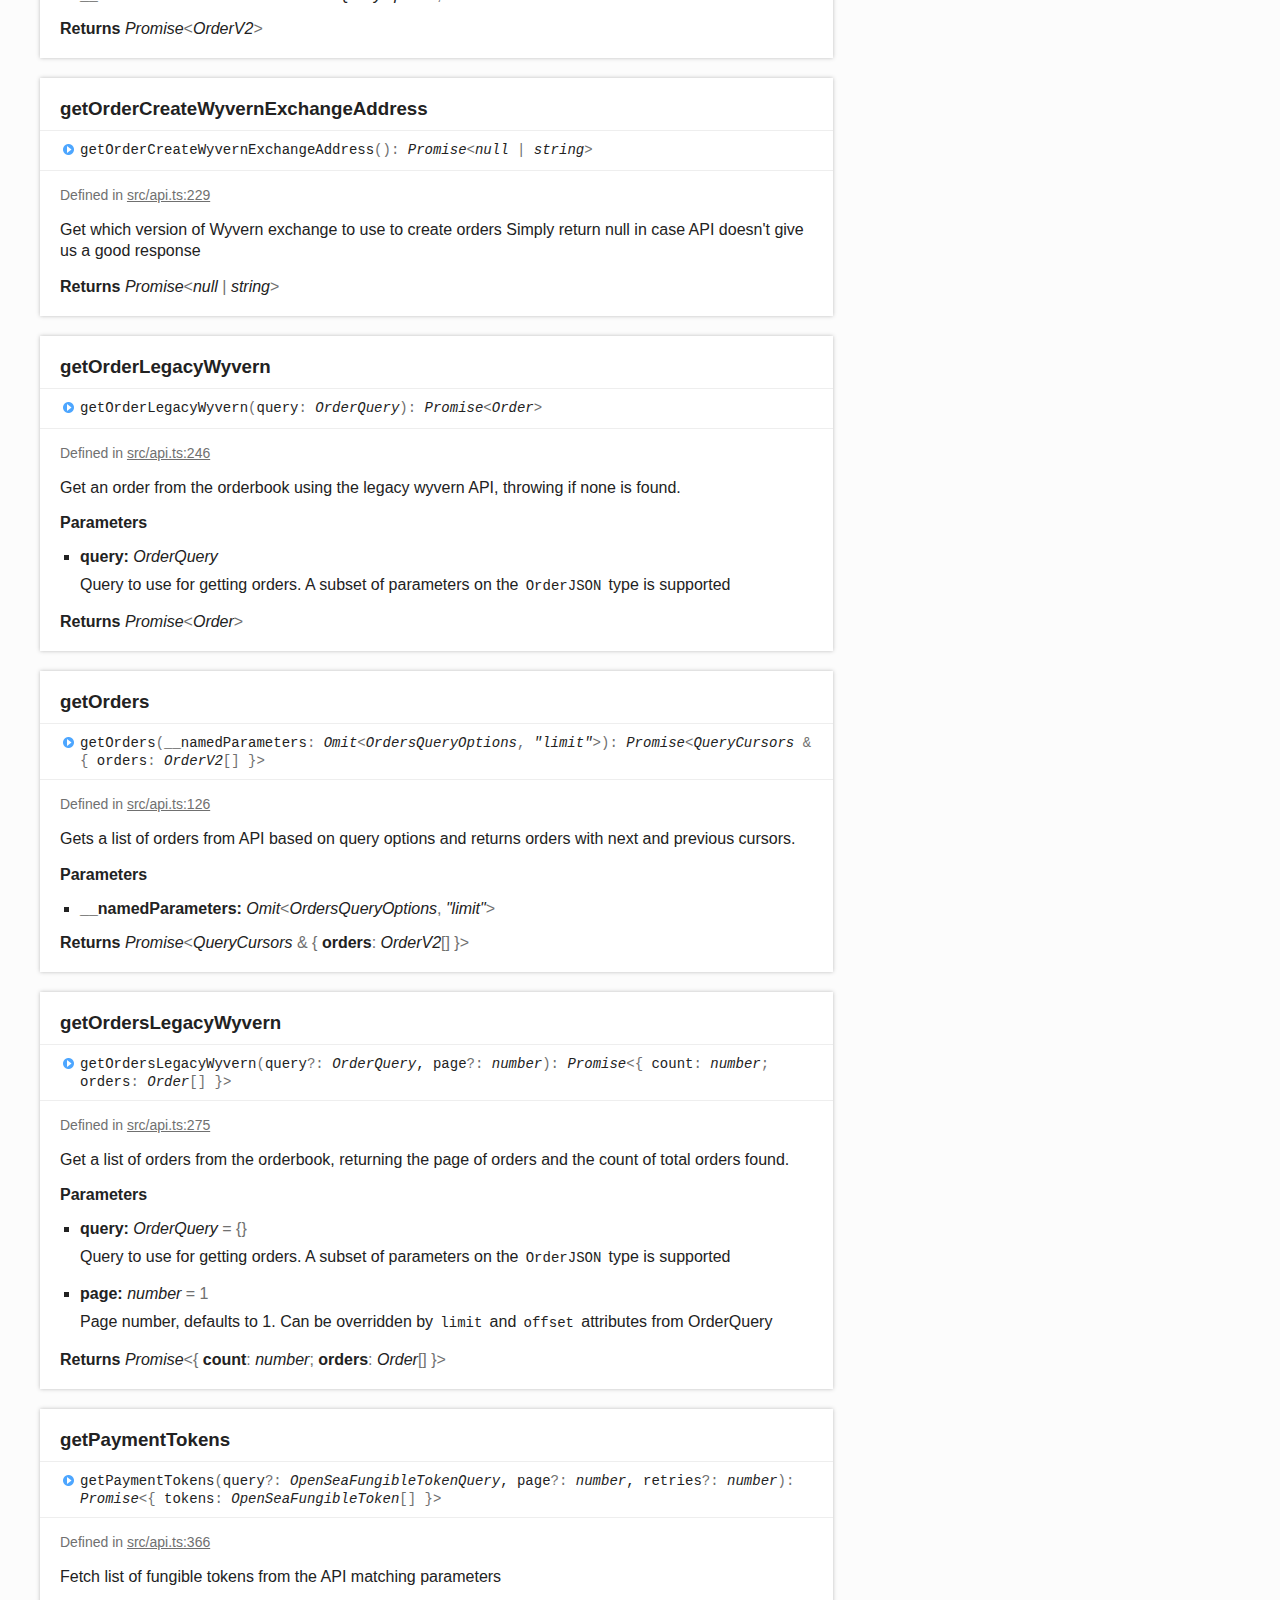
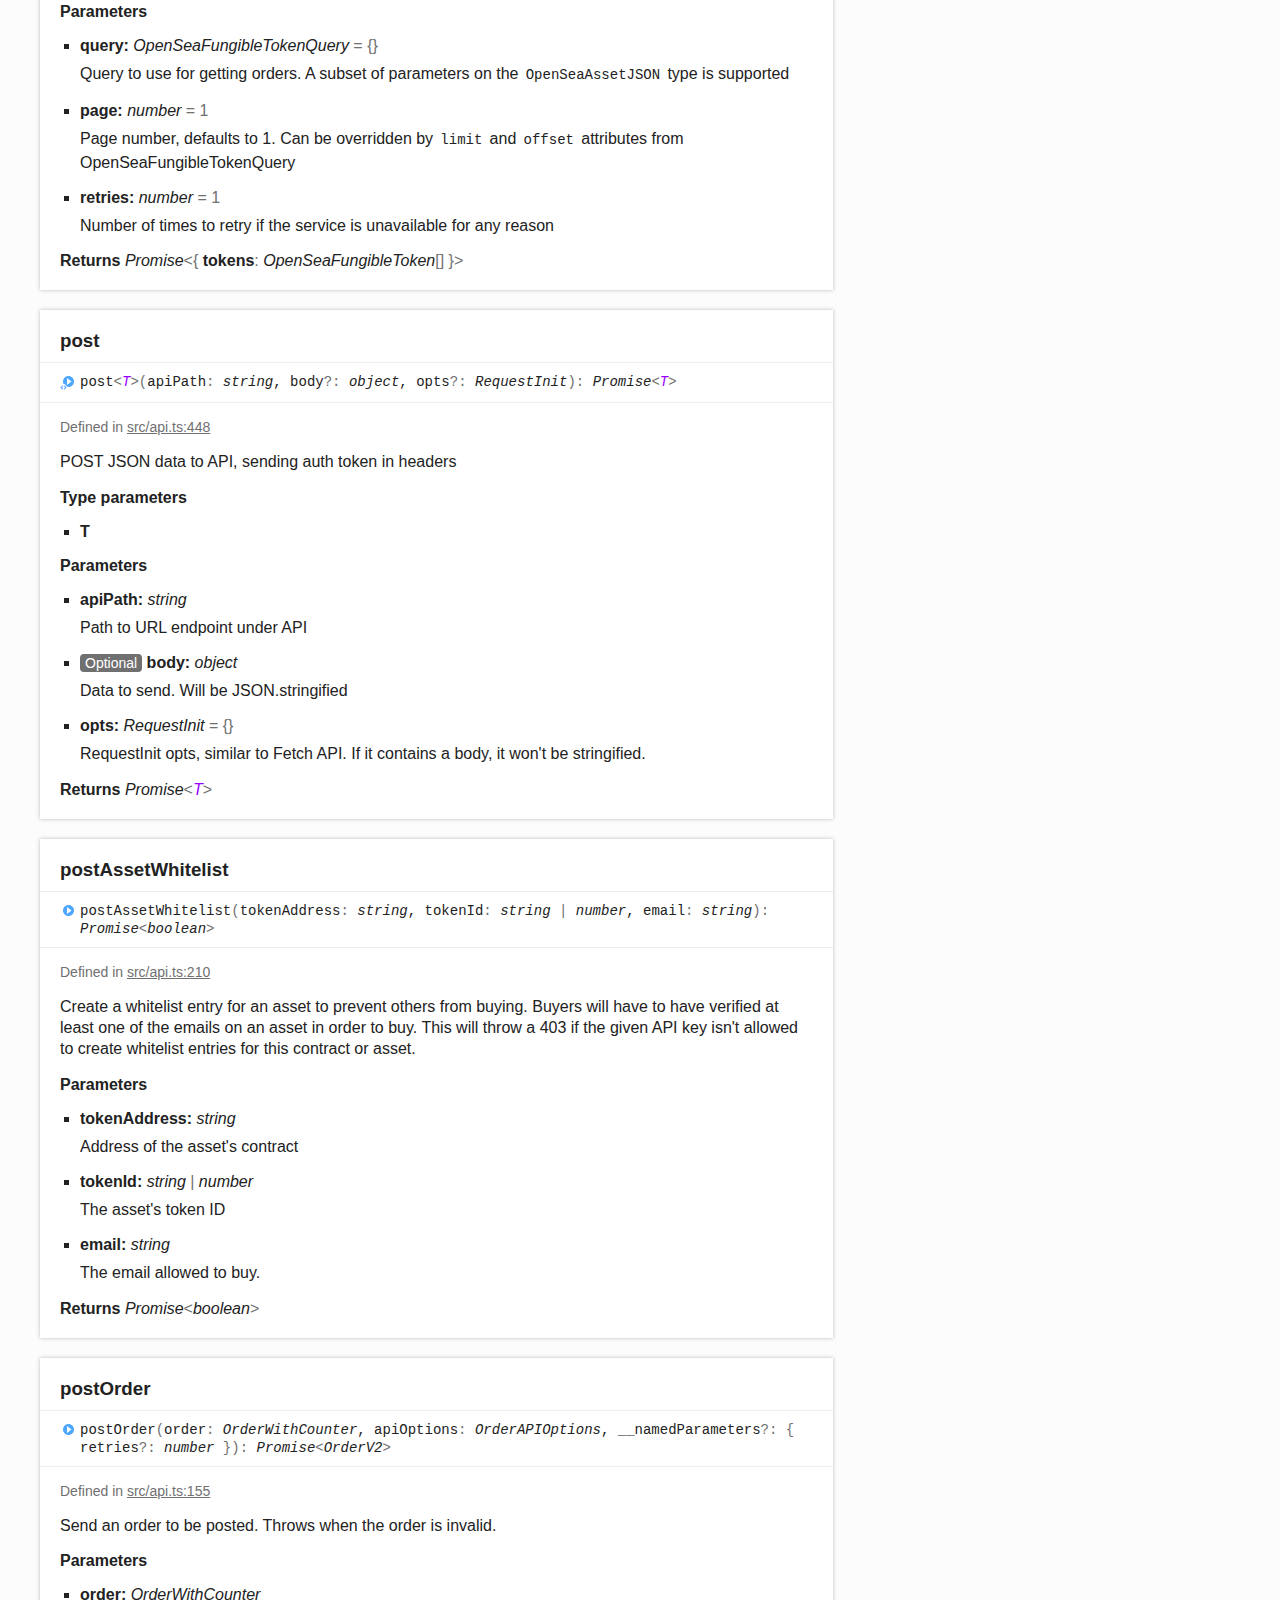
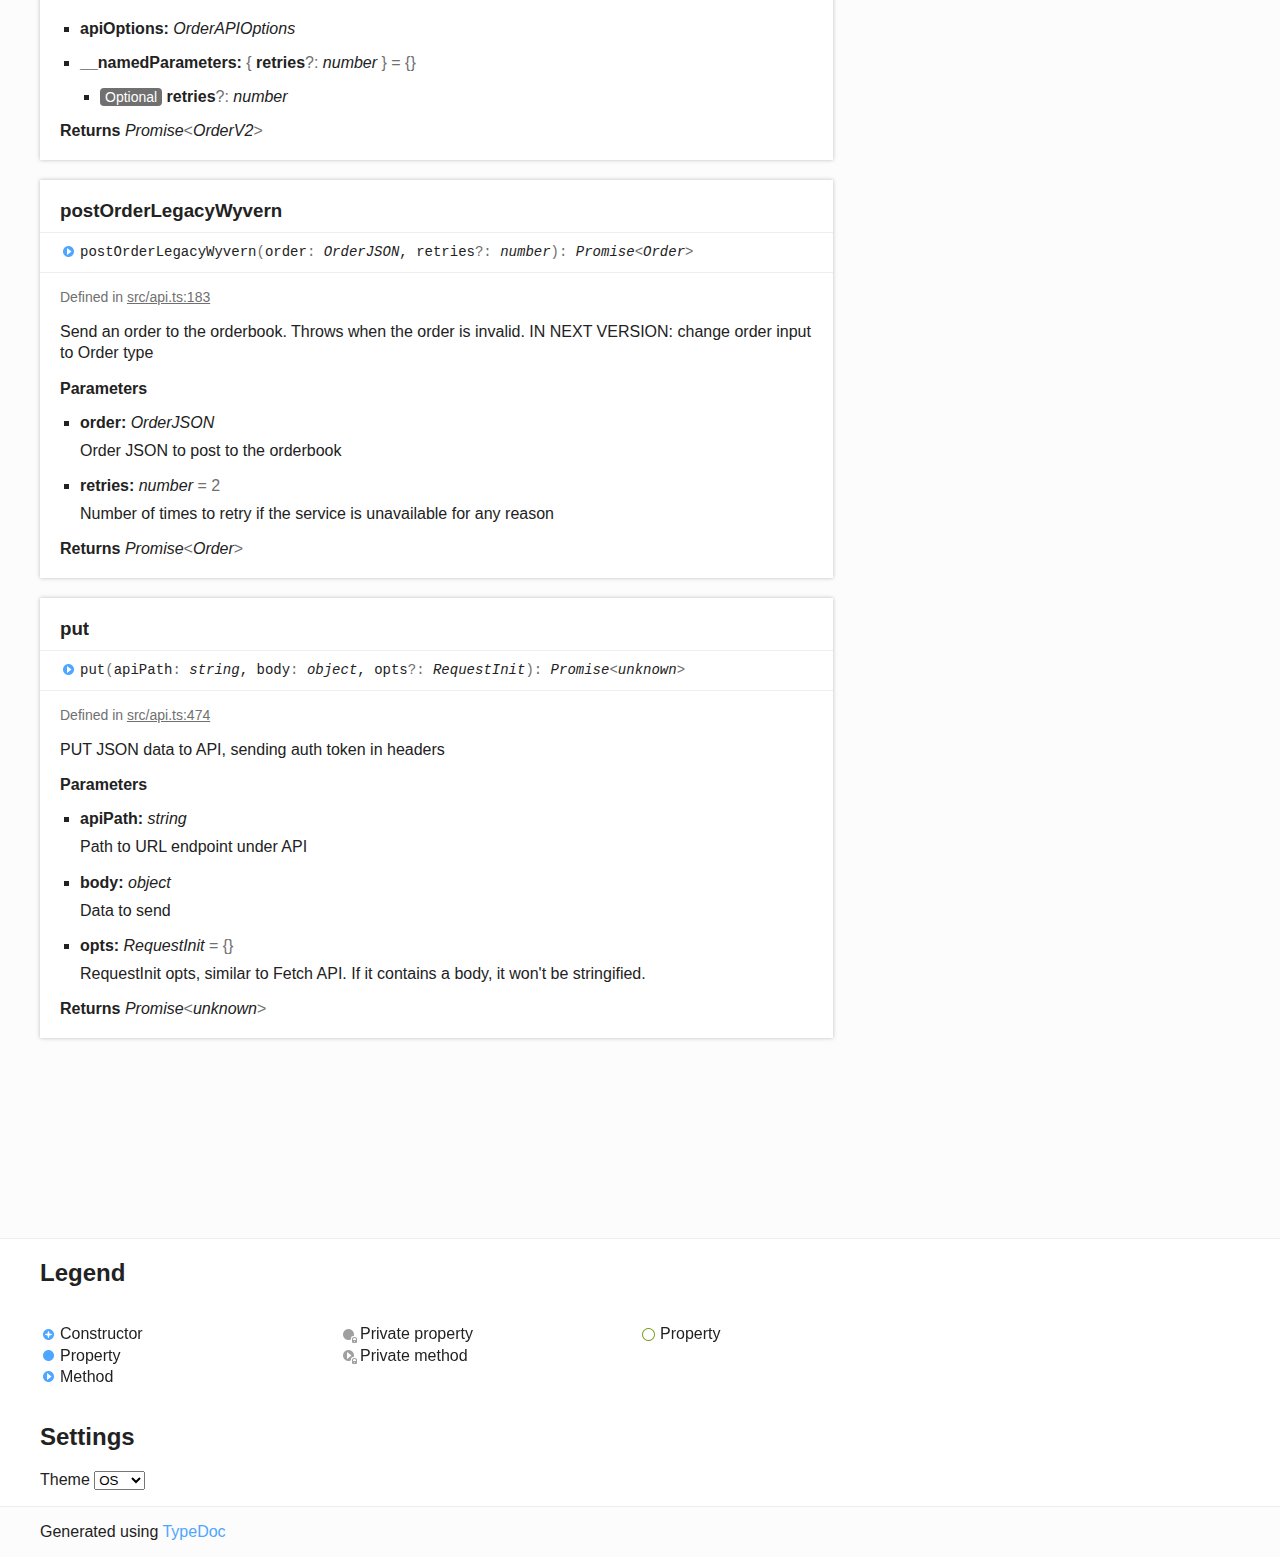
<file: classes/OpenSeaAPI.html>
<!DOCTYPE html><html class="default"><head><meta charSet="utf-8"/><meta http-equiv="x-ua-compatible" content="IE=edge"/><title>OpenSeaAPI | opensea-js</title><meta name="description" content="Documentation for opensea-js"/><meta name="viewport" content="width=device-width, initial-scale=1"/><link rel="stylesheet" href="../assets/style.css"/><link rel="stylesheet" href="../assets/highlight.css"/><script async src="../assets/search.js" id="search-script"></script></head><body><script>document.body.classList.add(localStorage.getItem("tsd-theme") || "os")</script><header><div class="tsd-page-toolbar"><div class="container"><div class="table-wrap"><div class="table-cell" id="tsd-search" data-base=".."><div class="field"><label for="tsd-search-field" class="tsd-widget search no-caption">Search</label><input type="text" id="tsd-search-field"/></div><ul class="results"><li class="state loading">Preparing search index...</li><li class="state failure">The search index is not available</li></ul><a href="../index.html" class="title">opensea-js</a></div><div class="table-cell" id="tsd-widgets"><div id="tsd-filter"><a href="#" class="tsd-widget options no-caption" data-toggle="options">Options</a><div class="tsd-filter-group"><div class="tsd-select" id="tsd-filter-visibility"><span class="tsd-select-label">All</span><ul class="tsd-select-list"><li data-value="public">Public</li><li data-value="protected">Public/Protected</li><li data-value="private" class="selected">All</li></ul></div> <input type="checkbox" id="tsd-filter-inherited" checked/><label class="tsd-widget" for="tsd-filter-inherited">Inherited</label><input type="checkbox" id="tsd-filter-externals" checked/><label class="tsd-widget" for="tsd-filter-externals">Externals</label></div></div><a href="#" class="tsd-widget menu no-caption" data-toggle="menu">Menu</a></div></div></div></div><div class="tsd-page-title"><div class="container"><ul class="tsd-breadcrumb"><li><a href="../modules.html">opensea-js</a></li><li><a href="OpenSeaAPI.html">OpenSeaAPI</a></li></ul><h1>Class OpenSeaAPI</h1></div></div></header><div class="container container-main"><div class="row"><div class="col-8 col-content"><section class="tsd-panel tsd-comment"><div class="tsd-comment tsd-typography"><div class="lead">
<p>Example setup:</p>
</div><div><p>import * as Web3 from &#39;web3&#39;
import { OpenSeaPort, Network } from &#39;opensea-js&#39;
const provider = new Web3.providers.HttpProvider(&#39;<a href="https://mainnet.infura.io&#39;">https://mainnet.infura.io&#39;</a>)
const client = new OpenSeaPort(provider, {
  networkName: Network.Main
})</p>
</div></div></section><section class="tsd-panel tsd-hierarchy"><h3>Hierarchy</h3><ul class="tsd-hierarchy"><li><span class="target">OpenSeaAPI</span></li></ul></section><section class="tsd-panel-group tsd-index-group"><h2>Index</h2><section class="tsd-panel tsd-index-panel"><div class="tsd-index-content"><section class="tsd-index-section "><h3>Constructors</h3><ul class="tsd-index-list"><li class="tsd-kind-constructor tsd-parent-kind-class"><a href="OpenSeaAPI.html#constructor" class="tsd-kind-icon">constructor</a></li></ul></section><section class="tsd-index-section "><h3>Properties</h3><ul class="tsd-index-list"><li class="tsd-kind-property tsd-parent-kind-class"><a href="OpenSeaAPI.html#apiBaseUrl" class="tsd-kind-icon">api<wbr/>Base<wbr/>Url</a></li><li class="tsd-kind-property tsd-parent-kind-class tsd-is-private"><a href="OpenSeaAPI.html#apiKey" class="tsd-kind-icon">api<wbr/>Key</a></li><li class="tsd-kind-property tsd-parent-kind-class"><a href="OpenSeaAPI.html#hostUrl" class="tsd-kind-icon">host<wbr/>Url</a></li><li class="tsd-kind-property tsd-parent-kind-class"><a href="OpenSeaAPI.html#logger" class="tsd-kind-icon">logger</a></li><li class="tsd-kind-property tsd-parent-kind-class tsd-is-private"><a href="OpenSeaAPI.html#networkName" class="tsd-kind-icon">network<wbr/>Name</a></li><li class="tsd-kind-property tsd-parent-kind-class"><a href="OpenSeaAPI.html#pageSize" class="tsd-kind-icon">page<wbr/>Size</a></li><li class="tsd-kind-property tsd-parent-kind-class tsd-is-private"><a href="OpenSeaAPI.html#retryDelay" class="tsd-kind-icon">retry<wbr/>Delay</a></li></ul></section><section class="tsd-index-section "><h3>Methods</h3><ul class="tsd-index-list"><li class="tsd-kind-method tsd-parent-kind-class tsd-is-private"><a href="OpenSeaAPI.html#_fetch" class="tsd-kind-icon">_fetch</a></li><li class="tsd-kind-method tsd-parent-kind-class tsd-is-private"><a href="OpenSeaAPI.html#_handleApiResponse" class="tsd-kind-icon">_handle<wbr/>Api<wbr/>Response</a></li><li class="tsd-kind-method tsd-parent-kind-class tsd-has-type-parameter"><a href="OpenSeaAPI.html#get" class="tsd-kind-icon">get</a></li><li class="tsd-kind-method tsd-parent-kind-class"><a href="OpenSeaAPI.html#getAsset" class="tsd-kind-icon">get<wbr/>Asset</a></li><li class="tsd-kind-method tsd-parent-kind-class"><a href="OpenSeaAPI.html#getAssets" class="tsd-kind-icon">get<wbr/>Assets</a></li><li class="tsd-kind-method tsd-parent-kind-class"><a href="OpenSeaAPI.html#getBundle" class="tsd-kind-icon">get<wbr/>Bundle</a></li><li class="tsd-kind-method tsd-parent-kind-class"><a href="OpenSeaAPI.html#getBundles" class="tsd-kind-icon">get<wbr/>Bundles</a></li><li class="tsd-kind-method tsd-parent-kind-class"><a href="OpenSeaAPI.html#getOrder" class="tsd-kind-icon">get<wbr/>Order</a></li><li class="tsd-kind-method tsd-parent-kind-class"><a href="OpenSeaAPI.html#getOrderCreateWyvernExchangeAddress" class="tsd-kind-icon">get<wbr/>Order<wbr/>Create<wbr/>Wyvern<wbr/>Exchange<wbr/>Address</a></li><li class="tsd-kind-method tsd-parent-kind-class"><a href="OpenSeaAPI.html#getOrderLegacyWyvern" class="tsd-kind-icon">get<wbr/>Order<wbr/>Legacy<wbr/>Wyvern</a></li><li class="tsd-kind-method tsd-parent-kind-class"><a href="OpenSeaAPI.html#getOrders" class="tsd-kind-icon">get<wbr/>Orders</a></li><li class="tsd-kind-method tsd-parent-kind-class"><a href="OpenSeaAPI.html#getOrdersLegacyWyvern" class="tsd-kind-icon">get<wbr/>Orders<wbr/>Legacy<wbr/>Wyvern</a></li><li class="tsd-kind-method tsd-parent-kind-class"><a href="OpenSeaAPI.html#getPaymentTokens" class="tsd-kind-icon">get<wbr/>Payment<wbr/>Tokens</a></li><li class="tsd-kind-method tsd-parent-kind-class tsd-has-type-parameter"><a href="OpenSeaAPI.html#post" class="tsd-kind-icon">post</a></li><li class="tsd-kind-method tsd-parent-kind-class"><a href="OpenSeaAPI.html#postAssetWhitelist" class="tsd-kind-icon">post<wbr/>Asset<wbr/>Whitelist</a></li><li class="tsd-kind-method tsd-parent-kind-class"><a href="OpenSeaAPI.html#postOrder" class="tsd-kind-icon">post<wbr/>Order</a></li><li class="tsd-kind-method tsd-parent-kind-class"><a href="OpenSeaAPI.html#postOrderLegacyWyvern" class="tsd-kind-icon">post<wbr/>Order<wbr/>Legacy<wbr/>Wyvern</a></li><li class="tsd-kind-method tsd-parent-kind-class"><a href="OpenSeaAPI.html#put" class="tsd-kind-icon">put</a></li></ul></section></div></section></section><section class="tsd-panel-group tsd-member-group "><h2>Constructors</h2><section class="tsd-panel tsd-member tsd-kind-constructor tsd-parent-kind-class"><a id="constructor" class="tsd-anchor"></a><h3>constructor</h3><ul class="tsd-signatures tsd-kind-constructor tsd-parent-kind-class"><li class="tsd-signature tsd-kind-icon">new <wbr/>Open<wbr/>SeaAPI<span class="tsd-signature-symbol">(</span>config<span class="tsd-signature-symbol">: </span><span class="tsd-signature-type">OpenSeaAPIConfig</span>, logger<span class="tsd-signature-symbol">?: </span><span class="tsd-signature-symbol">(</span>arg<span class="tsd-signature-symbol">: </span><span class="tsd-signature-type">string</span><span class="tsd-signature-symbol">)</span><span class="tsd-signature-symbol"> =&gt; </span><span class="tsd-signature-type">void</span><span class="tsd-signature-symbol">)</span><span class="tsd-signature-symbol">: </span><a href="OpenSeaAPI.html" class="tsd-signature-type" data-tsd-kind="Class">OpenSeaAPI</a></li></ul><ul class="tsd-descriptions"><li class="tsd-description"><aside class="tsd-sources"><ul><li>Defined in <a href="https://github.com/JacksonBernier1003/Opensea-API/blob/6f699f1/src/api.ts#L77">src/api.ts:77</a></li></ul></aside><div class="tsd-comment tsd-typography"><div class="lead">
<p>Create an instance of the OpenSea API</p>
</div></div><h4 class="tsd-parameters-title">Parameters</h4><ul class="tsd-parameters"><li><h5>config: <span class="tsd-signature-type">OpenSeaAPIConfig</span></h5><div class="tsd-comment tsd-typography"><div class="lead">
<p>OpenSeaAPIConfig for setting up the API, including an optional API key, network name, and base URL</p>
</div></div></li><li><h5><span class="tsd-flag ts-flagOptional">Optional</span> logger: <span class="tsd-signature-symbol">(</span>arg<span class="tsd-signature-symbol">: </span><span class="tsd-signature-type">string</span><span class="tsd-signature-symbol">)</span><span class="tsd-signature-symbol"> =&gt; </span><span class="tsd-signature-type">void</span></h5><div class="tsd-comment tsd-typography"><div class="lead">
<p>Optional function for logging debug strings before and after requests are made</p>
</div></div><ul class="tsd-parameters"><li class="tsd-parameter-signature"><ul class="tsd-signatures tsd-kind-type-literal"><li class="tsd-signature tsd-kind-icon"><span class="tsd-signature-symbol">(</span>arg<span class="tsd-signature-symbol">: </span><span class="tsd-signature-type">string</span><span class="tsd-signature-symbol">)</span><span class="tsd-signature-symbol">: </span><span class="tsd-signature-type">void</span></li></ul><ul class="tsd-descriptions"><li class="tsd-description"><h4 class="tsd-parameters-title">Parameters</h4><ul class="tsd-parameters"><li><h5>arg: <span class="tsd-signature-type">string</span></h5></li></ul><h4 class="tsd-returns-title">Returns <span class="tsd-signature-type">void</span></h4></li></ul></li></ul></li></ul><h4 class="tsd-returns-title">Returns <a href="OpenSeaAPI.html" class="tsd-signature-type" data-tsd-kind="Class">OpenSeaAPI</a></h4></li></ul></section></section><section class="tsd-panel-group tsd-member-group "><h2>Properties</h2><section class="tsd-panel tsd-member tsd-kind-property tsd-parent-kind-class"><a id="apiBaseUrl" class="tsd-anchor"></a><h3><span class="tsd-flag ts-flagReadonly">Readonly</span> api<wbr/>Base<wbr/>Url</h3><div class="tsd-signature tsd-kind-icon">api<wbr/>Base<wbr/>Url<span class="tsd-signature-symbol">:</span> <span class="tsd-signature-type">string</span></div><aside class="tsd-sources"><ul><li>Defined in <a href="https://github.com/JacksonBernier1003/Opensea-API/blob/6f699f1/src/api.ts#L58">src/api.ts:58</a></li></ul></aside><div class="tsd-comment tsd-typography"><div class="lead">
<p>Base url for the API</p>
</div></div></section><section class="tsd-panel tsd-member tsd-kind-property tsd-parent-kind-class tsd-is-private"><a id="apiKey" class="tsd-anchor"></a><h3><span class="tsd-flag ts-flagPrivate">Private</span> api<wbr/>Key</h3><div class="tsd-signature tsd-kind-icon">api<wbr/>Key<span class="tsd-signature-symbol">:</span> <span class="tsd-signature-type">undefined</span><span class="tsd-signature-symbol"> | </span><span class="tsd-signature-type">string</span></div><aside class="tsd-sources"><ul><li>Defined in <a href="https://github.com/JacksonBernier1003/Opensea-API/blob/6f699f1/src/api.ts#L68">src/api.ts:68</a></li></ul></aside></section><section class="tsd-panel tsd-member tsd-kind-property tsd-parent-kind-class"><a id="hostUrl" class="tsd-anchor"></a><h3><span class="tsd-flag ts-flagReadonly">Readonly</span> host<wbr/>Url</h3><div class="tsd-signature tsd-kind-icon">host<wbr/>Url<span class="tsd-signature-symbol">:</span> <span class="tsd-signature-type">string</span></div><aside class="tsd-sources"><ul><li>Defined in <a href="https://github.com/JacksonBernier1003/Opensea-API/blob/6f699f1/src/api.ts#L54">src/api.ts:54</a></li></ul></aside><div class="tsd-comment tsd-typography"><div class="lead">
<p>Host url for OpenSea</p>
</div></div></section><section class="tsd-panel tsd-member tsd-kind-property tsd-parent-kind-class"><a id="logger" class="tsd-anchor"></a><h3>logger</h3><div class="tsd-signature tsd-kind-icon">logger<span class="tsd-signature-symbol">:</span> <span class="tsd-signature-symbol">(</span>arg<span class="tsd-signature-symbol">: </span><span class="tsd-signature-type">string</span><span class="tsd-signature-symbol">)</span><span class="tsd-signature-symbol"> =&gt; </span><span class="tsd-signature-type">void</span></div><aside class="tsd-sources"><ul><li>Defined in <a href="https://github.com/JacksonBernier1003/Opensea-API/blob/6f699f1/src/api.ts#L66">src/api.ts:66</a></li></ul></aside><div class="tsd-type-declaration"><h4>Type declaration</h4><ul class="tsd-parameters"><li class="tsd-parameter-signature"><ul class="tsd-signatures tsd-kind-type-literal tsd-parent-kind-class"><li class="tsd-signature tsd-kind-icon"><span class="tsd-signature-symbol">(</span>arg<span class="tsd-signature-symbol">: </span><span class="tsd-signature-type">string</span><span class="tsd-signature-symbol">)</span><span class="tsd-signature-symbol">: </span><span class="tsd-signature-type">void</span></li></ul><ul class="tsd-descriptions"><li class="tsd-description"><div class="tsd-comment tsd-typography"><div class="lead">
<p>Logger function to use when debugging</p>
</div></div><h4 class="tsd-parameters-title">Parameters</h4><ul class="tsd-parameters"><li><h5>arg: <span class="tsd-signature-type">string</span></h5></li></ul><h4 class="tsd-returns-title">Returns <span class="tsd-signature-type">void</span></h4></li></ul></li></ul></div></section><section class="tsd-panel tsd-member tsd-kind-property tsd-parent-kind-class tsd-is-private"><a id="networkName" class="tsd-anchor"></a><h3><span class="tsd-flag ts-flagPrivate">Private</span> network<wbr/>Name</h3><div class="tsd-signature tsd-kind-icon">network<wbr/>Name<span class="tsd-signature-symbol">:</span> <a href="../enums/Network.html" class="tsd-signature-type" data-tsd-kind="Enumeration">Network</a></div><aside class="tsd-sources"><ul><li>Defined in <a href="https://github.com/JacksonBernier1003/Opensea-API/blob/6f699f1/src/api.ts#L69">src/api.ts:69</a></li></ul></aside></section><section class="tsd-panel tsd-member tsd-kind-property tsd-parent-kind-class"><a id="pageSize" class="tsd-anchor"></a><h3>page<wbr/>Size</h3><div class="tsd-signature tsd-kind-icon">page<wbr/>Size<span class="tsd-signature-symbol">:</span> <span class="tsd-signature-type">number</span><span class="tsd-signature-symbol"> = 20</span></div><aside class="tsd-sources"><ul><li>Defined in <a href="https://github.com/JacksonBernier1003/Opensea-API/blob/6f699f1/src/api.ts#L62">src/api.ts:62</a></li></ul></aside><div class="tsd-comment tsd-typography"><div class="lead">
<p>Page size to use for fetching orders</p>
</div></div></section><section class="tsd-panel tsd-member tsd-kind-property tsd-parent-kind-class tsd-is-private"><a id="retryDelay" class="tsd-anchor"></a><h3><span class="tsd-flag ts-flagPrivate">Private</span> retry<wbr/>Delay</h3><div class="tsd-signature tsd-kind-icon">retry<wbr/>Delay<span class="tsd-signature-symbol">:</span> <span class="tsd-signature-type">number</span><span class="tsd-signature-symbol"> = 3000</span></div><aside class="tsd-sources"><ul><li>Defined in <a href="https://github.com/JacksonBernier1003/Opensea-API/blob/6f699f1/src/api.ts#L70">src/api.ts:70</a></li></ul></aside></section></section><section class="tsd-panel-group tsd-member-group "><h2>Methods</h2><section class="tsd-panel tsd-member tsd-kind-method tsd-parent-kind-class tsd-is-private"><a id="_fetch" class="tsd-anchor"></a><h3><span class="tsd-flag ts-flagPrivate">Private</span> _fetch</h3><ul class="tsd-signatures tsd-kind-method tsd-parent-kind-class tsd-is-private"><li class="tsd-signature tsd-kind-icon">_fetch<span class="tsd-signature-symbol">(</span>apiPath<span class="tsd-signature-symbol">: </span><span class="tsd-signature-type">string</span>, opts<span class="tsd-signature-symbol">?: </span><span class="tsd-signature-type">RequestInit</span><span class="tsd-signature-symbol">)</span><span class="tsd-signature-symbol">: </span><span class="tsd-signature-type">Promise</span><span class="tsd-signature-symbol">&lt;</span><span class="tsd-signature-type">Response</span><span class="tsd-signature-symbol">&gt;</span></li></ul><ul class="tsd-descriptions"><li class="tsd-description"><aside class="tsd-sources"><ul><li>Defined in <a href="https://github.com/JacksonBernier1003/Opensea-API/blob/6f699f1/src/api.ts#L486">src/api.ts:486</a></li></ul></aside><div class="tsd-comment tsd-typography"><div class="lead">
<p>Get from an API Endpoint, sending auth token in headers</p>
</div></div><h4 class="tsd-parameters-title">Parameters</h4><ul class="tsd-parameters"><li><h5>apiPath: <span class="tsd-signature-type">string</span></h5><div class="tsd-comment tsd-typography"><div class="lead">
<p>Path to URL endpoint under API</p>
</div></div></li><li><h5>opts: <span class="tsd-signature-type">RequestInit</span><span class="tsd-signature-symbol"> = {}</span></h5><div class="tsd-comment tsd-typography"><div class="lead">
<p>RequestInit opts, similar to Fetch API</p>
</div></div></li></ul><h4 class="tsd-returns-title">Returns <span class="tsd-signature-type">Promise</span><span class="tsd-signature-symbol">&lt;</span><span class="tsd-signature-type">Response</span><span class="tsd-signature-symbol">&gt;</span></h4></li></ul></section><section class="tsd-panel tsd-member tsd-kind-method tsd-parent-kind-class tsd-is-private"><a id="_handleApiResponse" class="tsd-anchor"></a><h3><span class="tsd-flag ts-flagPrivate">Private</span> _handle<wbr/>Api<wbr/>Response</h3><ul class="tsd-signatures tsd-kind-method tsd-parent-kind-class tsd-is-private"><li class="tsd-signature tsd-kind-icon">_handle<wbr/>Api<wbr/>Response<span class="tsd-signature-symbol">(</span>response<span class="tsd-signature-symbol">: </span><span class="tsd-signature-type">Response</span><span class="tsd-signature-symbol">)</span><span class="tsd-signature-symbol">: </span><span class="tsd-signature-type">Promise</span><span class="tsd-signature-symbol">&lt;</span><span class="tsd-signature-type">Response</span><span class="tsd-signature-symbol">&gt;</span></li></ul><ul class="tsd-descriptions"><li class="tsd-description"><aside class="tsd-sources"><ul><li>Defined in <a href="https://github.com/JacksonBernier1003/Opensea-API/blob/6f699f1/src/api.ts#L510">src/api.ts:510</a></li></ul></aside><h4 class="tsd-parameters-title">Parameters</h4><ul class="tsd-parameters"><li><h5>response: <span class="tsd-signature-type">Response</span></h5></li></ul><h4 class="tsd-returns-title">Returns <span class="tsd-signature-type">Promise</span><span class="tsd-signature-symbol">&lt;</span><span class="tsd-signature-type">Response</span><span class="tsd-signature-symbol">&gt;</span></h4></li></ul></section><section class="tsd-panel tsd-member tsd-kind-method tsd-parent-kind-class tsd-has-type-parameter"><a id="get" class="tsd-anchor"></a><h3>get</h3><ul class="tsd-signatures tsd-kind-method tsd-parent-kind-class tsd-has-type-parameter"><li class="tsd-signature tsd-kind-icon">get<span class="tsd-signature-symbol">&lt;</span><span class="tsd-signature-type" data-tsd-kind="Type parameter">T</span><span class="tsd-signature-symbol">&gt;</span><span class="tsd-signature-symbol">(</span>apiPath<span class="tsd-signature-symbol">: </span><span class="tsd-signature-type">string</span>, query<span class="tsd-signature-symbol">?: </span><span class="tsd-signature-type">object</span><span class="tsd-signature-symbol">)</span><span class="tsd-signature-symbol">: </span><span class="tsd-signature-type">Promise</span><span class="tsd-signature-symbol">&lt;</span><span class="tsd-signature-type" data-tsd-kind="Type parameter">T</span><span class="tsd-signature-symbol">&gt;</span></li></ul><ul class="tsd-descriptions"><li class="tsd-description"><aside class="tsd-sources"><ul><li>Defined in <a href="https://github.com/JacksonBernier1003/Opensea-API/blob/6f699f1/src/api.ts#L433">src/api.ts:433</a></li></ul></aside><div class="tsd-comment tsd-typography"><div class="lead">
<p>Get JSON data from API, sending auth token in headers</p>
</div></div><h4 class="tsd-type-parameters-title">Type parameters</h4><ul class="tsd-type-parameters"><li><h4>T</h4></li></ul><h4 class="tsd-parameters-title">Parameters</h4><ul class="tsd-parameters"><li><h5>apiPath: <span class="tsd-signature-type">string</span></h5><div class="tsd-comment tsd-typography"><div class="lead">
<p>Path to URL endpoint under API</p>
</div></div></li><li><h5>query: <span class="tsd-signature-type">object</span><span class="tsd-signature-symbol"> = {}</span></h5><div class="tsd-comment tsd-typography"><div class="lead">
<p>Data to send. Will be stringified using QueryString</p>
</div></div></li></ul><h4 class="tsd-returns-title">Returns <span class="tsd-signature-type">Promise</span><span class="tsd-signature-symbol">&lt;</span><span class="tsd-signature-type" data-tsd-kind="Type parameter">T</span><span class="tsd-signature-symbol">&gt;</span></h4></li></ul></section><section class="tsd-panel tsd-member tsd-kind-method tsd-parent-kind-class"><a id="getAsset" class="tsd-anchor"></a><h3>get<wbr/>Asset</h3><ul class="tsd-signatures tsd-kind-method tsd-parent-kind-class"><li class="tsd-signature tsd-kind-icon">get<wbr/>Asset<span class="tsd-signature-symbol">(</span>__namedParameters<span class="tsd-signature-symbol">: </span><span class="tsd-signature-symbol">{ </span>tokenAddress<span class="tsd-signature-symbol">: </span><span class="tsd-signature-type">string</span><span class="tsd-signature-symbol">; </span>tokenId<span class="tsd-signature-symbol">: </span><span class="tsd-signature-type">null</span><span class="tsd-signature-symbol"> | </span><span class="tsd-signature-type">string</span><span class="tsd-signature-symbol"> | </span><span class="tsd-signature-type">number</span><span class="tsd-signature-symbol"> }</span>, retries<span class="tsd-signature-symbol">?: </span><span class="tsd-signature-type">number</span><span class="tsd-signature-symbol">)</span><span class="tsd-signature-symbol">: </span><span class="tsd-signature-type">Promise</span><span class="tsd-signature-symbol">&lt;</span><span class="tsd-signature-type">OpenSeaAsset</span><span class="tsd-signature-symbol">&gt;</span></li></ul><ul class="tsd-descriptions"><li class="tsd-description"><aside class="tsd-sources"><ul><li>Defined in <a href="https://github.com/JacksonBernier1003/Opensea-API/blob/6f699f1/src/api.ts#L307">src/api.ts:307</a></li></ul></aside><div class="tsd-comment tsd-typography"><div class="lead">
<p>Fetch an asset from the API, throwing if none is found</p>
</div></div><h4 class="tsd-parameters-title">Parameters</h4><ul class="tsd-parameters"><li><h5>__namedParameters: <span class="tsd-signature-symbol">{ </span>tokenAddress<span class="tsd-signature-symbol">: </span><span class="tsd-signature-type">string</span><span class="tsd-signature-symbol">; </span>tokenId<span class="tsd-signature-symbol">: </span><span class="tsd-signature-type">null</span><span class="tsd-signature-symbol"> | </span><span class="tsd-signature-type">string</span><span class="tsd-signature-symbol"> | </span><span class="tsd-signature-type">number</span><span class="tsd-signature-symbol"> }</span></h5><ul class="tsd-parameters"><li class="tsd-parameter"><h5>token<wbr/>Address<span class="tsd-signature-symbol">: </span><span class="tsd-signature-type">string</span></h5></li><li class="tsd-parameter"><h5>token<wbr/>Id<span class="tsd-signature-symbol">: </span><span class="tsd-signature-type">null</span><span class="tsd-signature-symbol"> | </span><span class="tsd-signature-type">string</span><span class="tsd-signature-symbol"> | </span><span class="tsd-signature-type">number</span></h5></li></ul></li><li><h5>retries: <span class="tsd-signature-type">number</span><span class="tsd-signature-symbol"> = 1</span></h5><div class="tsd-comment tsd-typography"><div class="lead">
<p>Number of times to retry if the service is unavailable for any reason</p>
</div></div></li></ul><h4 class="tsd-returns-title">Returns <span class="tsd-signature-type">Promise</span><span class="tsd-signature-symbol">&lt;</span><span class="tsd-signature-type">OpenSeaAsset</span><span class="tsd-signature-symbol">&gt;</span></h4></li></ul></section><section class="tsd-panel tsd-member tsd-kind-method tsd-parent-kind-class"><a id="getAssets" class="tsd-anchor"></a><h3>get<wbr/>Assets</h3><ul class="tsd-signatures tsd-kind-method tsd-parent-kind-class"><li class="tsd-signature tsd-kind-icon">get<wbr/>Assets<span class="tsd-signature-symbol">(</span>query<span class="tsd-signature-symbol">?: </span><span class="tsd-signature-type">OpenSeaAssetQuery</span><span class="tsd-signature-symbol">)</span><span class="tsd-signature-symbol">: </span><span class="tsd-signature-type">Promise</span><span class="tsd-signature-symbol">&lt;</span><span class="tsd-signature-symbol">{ </span>assets<span class="tsd-signature-symbol">: </span><span class="tsd-signature-type">OpenSeaAsset</span><span class="tsd-signature-symbol">[]</span><span class="tsd-signature-symbol">; </span>estimatedCount<span class="tsd-signature-symbol">: </span><span class="tsd-signature-type">number</span><span class="tsd-signature-symbol">; </span>next<span class="tsd-signature-symbol">: </span><span class="tsd-signature-type">undefined</span><span class="tsd-signature-symbol"> | </span><span class="tsd-signature-type">string</span><span class="tsd-signature-symbol">; </span>previous<span class="tsd-signature-symbol">: </span><span class="tsd-signature-type">undefined</span><span class="tsd-signature-symbol"> | </span><span class="tsd-signature-type">string</span><span class="tsd-signature-symbol"> }</span><span class="tsd-signature-symbol">&gt;</span></li></ul><ul class="tsd-descriptions"><li class="tsd-description"><aside class="tsd-sources"><ul><li>Defined in <a href="https://github.com/JacksonBernier1003/Opensea-API/blob/6f699f1/src/api.ts#L335">src/api.ts:335</a></li></ul></aside><div class="tsd-comment tsd-typography"><div class="lead">
<p>Fetch list of assets from the API, returning the page of assets and the count of total assets</p>
</div></div><h4 class="tsd-parameters-title">Parameters</h4><ul class="tsd-parameters"><li><h5>query: <span class="tsd-signature-type">OpenSeaAssetQuery</span><span class="tsd-signature-symbol"> = {}</span></h5><div class="tsd-comment tsd-typography"><div class="lead">
<p>Query to use for getting orders. A subset of parameters on the <code>OpenSeaAssetJSON</code> type is supported</p>
</div></div></li></ul><h4 class="tsd-returns-title">Returns <span class="tsd-signature-type">Promise</span><span class="tsd-signature-symbol">&lt;</span><span class="tsd-signature-symbol">{ </span>assets<span class="tsd-signature-symbol">: </span><span class="tsd-signature-type">OpenSeaAsset</span><span class="tsd-signature-symbol">[]</span><span class="tsd-signature-symbol">; </span>estimatedCount<span class="tsd-signature-symbol">: </span><span class="tsd-signature-type">number</span><span class="tsd-signature-symbol">; </span>next<span class="tsd-signature-symbol">: </span><span class="tsd-signature-type">undefined</span><span class="tsd-signature-symbol"> | </span><span class="tsd-signature-type">string</span><span class="tsd-signature-symbol">; </span>previous<span class="tsd-signature-symbol">: </span><span class="tsd-signature-type">undefined</span><span class="tsd-signature-symbol"> | </span><span class="tsd-signature-type">string</span><span class="tsd-signature-symbol"> }</span><span class="tsd-signature-symbol">&gt;</span></h4></li></ul></section><section class="tsd-panel tsd-member tsd-kind-method tsd-parent-kind-class"><a id="getBundle" class="tsd-anchor"></a><h3>get<wbr/>Bundle</h3><ul class="tsd-signatures tsd-kind-method tsd-parent-kind-class"><li class="tsd-signature tsd-kind-icon">get<wbr/>Bundle<span class="tsd-signature-symbol">(</span>slug<span class="tsd-signature-symbol">: </span><span class="tsd-signature-symbol">{ </span>slug<span class="tsd-signature-symbol">: </span><span class="tsd-signature-type">string</span><span class="tsd-signature-symbol"> }</span><span class="tsd-signature-symbol">)</span><span class="tsd-signature-symbol">: </span><span class="tsd-signature-type">Promise</span><span class="tsd-signature-symbol">&lt;</span><span class="tsd-signature-type">null</span><span class="tsd-signature-symbol"> | </span><span class="tsd-signature-type">OpenSeaAssetBundle</span><span class="tsd-signature-symbol">&gt;</span></li></ul><ul class="tsd-descriptions"><li class="tsd-description"><aside class="tsd-sources"><ul><li>Defined in <a href="https://github.com/JacksonBernier1003/Opensea-API/blob/6f699f1/src/api.ts#L393">src/api.ts:393</a></li></ul></aside><div class="tsd-comment tsd-typography"><div class="lead">
<p>Fetch a bundle from the API, return null if it isn&#39;t found</p>
</div></div><h4 class="tsd-parameters-title">Parameters</h4><ul class="tsd-parameters"><li><h5>slug: <span class="tsd-signature-symbol">{ </span>slug<span class="tsd-signature-symbol">: </span><span class="tsd-signature-type">string</span><span class="tsd-signature-symbol"> }</span></h5><div class="tsd-comment tsd-typography"><div class="lead">
<p>The bundle&#39;s identifier</p>
</div></div><ul class="tsd-parameters"><li class="tsd-parameter"><h5>slug<span class="tsd-signature-symbol">: </span><span class="tsd-signature-type">string</span></h5></li></ul></li></ul><h4 class="tsd-returns-title">Returns <span class="tsd-signature-type">Promise</span><span class="tsd-signature-symbol">&lt;</span><span class="tsd-signature-type">null</span><span class="tsd-signature-symbol"> | </span><span class="tsd-signature-type">OpenSeaAssetBundle</span><span class="tsd-signature-symbol">&gt;</span></h4></li></ul></section><section class="tsd-panel tsd-member tsd-kind-method tsd-parent-kind-class"><a id="getBundles" class="tsd-anchor"></a><h3>get<wbr/>Bundles</h3><ul class="tsd-signatures tsd-kind-method tsd-parent-kind-class"><li class="tsd-signature tsd-kind-icon">get<wbr/>Bundles<span class="tsd-signature-symbol">(</span>query<span class="tsd-signature-symbol">?: </span><span class="tsd-signature-type">OpenSeaAssetBundleQuery</span>, page<span class="tsd-signature-symbol">?: </span><span class="tsd-signature-type">number</span><span class="tsd-signature-symbol">)</span><span class="tsd-signature-symbol">: </span><span class="tsd-signature-type">Promise</span><span class="tsd-signature-symbol">&lt;</span><span class="tsd-signature-symbol">{ </span>bundles<span class="tsd-signature-symbol">: </span><span class="tsd-signature-type">OpenSeaAssetBundle</span><span class="tsd-signature-symbol">[]</span><span class="tsd-signature-symbol">; </span>estimatedCount<span class="tsd-signature-symbol">: </span><span class="tsd-signature-type">number</span><span class="tsd-signature-symbol"> }</span><span class="tsd-signature-symbol">&gt;</span></li></ul><ul class="tsd-descriptions"><li class="tsd-description"><aside class="tsd-sources"><ul><li>Defined in <a href="https://github.com/JacksonBernier1003/Opensea-API/blob/6f699f1/src/api.ts#L409">src/api.ts:409</a></li></ul></aside><div class="tsd-comment tsd-typography"><div class="lead">
<p>Fetch list of bundles from the API, returning the page of bundles and the count of total bundles</p>
</div></div><h4 class="tsd-parameters-title">Parameters</h4><ul class="tsd-parameters"><li><h5>query: <span class="tsd-signature-type">OpenSeaAssetBundleQuery</span><span class="tsd-signature-symbol"> = {}</span></h5><div class="tsd-comment tsd-typography"><div class="lead">
<p>Query to use for getting orders. A subset of parameters on the <code>OpenSeaAssetBundleJSON</code> type is supported</p>
</div></div></li><li><h5>page: <span class="tsd-signature-type">number</span><span class="tsd-signature-symbol"> = 1</span></h5><div class="tsd-comment tsd-typography"><div class="lead">
<p>Page number, defaults to 1. Can be overridden by
<code>limit</code> and <code>offset</code> attributes from OpenSeaAssetBundleQuery</p>
</div></div></li></ul><h4 class="tsd-returns-title">Returns <span class="tsd-signature-type">Promise</span><span class="tsd-signature-symbol">&lt;</span><span class="tsd-signature-symbol">{ </span>bundles<span class="tsd-signature-symbol">: </span><span class="tsd-signature-type">OpenSeaAssetBundle</span><span class="tsd-signature-symbol">[]</span><span class="tsd-signature-symbol">; </span>estimatedCount<span class="tsd-signature-symbol">: </span><span class="tsd-signature-type">number</span><span class="tsd-signature-symbol"> }</span><span class="tsd-signature-symbol">&gt;</span></h4></li></ul></section><section class="tsd-panel tsd-member tsd-kind-method tsd-parent-kind-class"><a id="getOrder" class="tsd-anchor"></a><h3>get<wbr/>Order</h3><ul class="tsd-signatures tsd-kind-method tsd-parent-kind-class"><li class="tsd-signature tsd-kind-icon">get<wbr/>Order<span class="tsd-signature-symbol">(</span>__namedParameters<span class="tsd-signature-symbol">: </span><span class="tsd-signature-type">Omit</span><span class="tsd-signature-symbol">&lt;</span><span class="tsd-signature-type">OrdersQueryOptions</span><span class="tsd-signature-symbol">, </span><span class="tsd-signature-type">&quot;limit&quot;</span><span class="tsd-signature-symbol">&gt;</span><span class="tsd-signature-symbol">)</span><span class="tsd-signature-symbol">: </span><span class="tsd-signature-type">Promise</span><span class="tsd-signature-symbol">&lt;</span><span class="tsd-signature-type">OrderV2</span><span class="tsd-signature-symbol">&gt;</span></li></ul><ul class="tsd-descriptions"><li class="tsd-description"><aside class="tsd-sources"><ul><li>Defined in <a href="https://github.com/JacksonBernier1003/Opensea-API/blob/6f699f1/src/api.ts#L100">src/api.ts:100</a></li></ul></aside><div class="tsd-comment tsd-typography"><div class="lead">
<p>Gets an order from API based on query options. Throws when no order is found.</p>
</div></div><h4 class="tsd-parameters-title">Parameters</h4><ul class="tsd-parameters"><li><h5>__namedParameters: <span class="tsd-signature-type">Omit</span><span class="tsd-signature-symbol">&lt;</span><span class="tsd-signature-type">OrdersQueryOptions</span><span class="tsd-signature-symbol">, </span><span class="tsd-signature-type">&quot;limit&quot;</span><span class="tsd-signature-symbol">&gt;</span></h5></li></ul><h4 class="tsd-returns-title">Returns <span class="tsd-signature-type">Promise</span><span class="tsd-signature-symbol">&lt;</span><span class="tsd-signature-type">OrderV2</span><span class="tsd-signature-symbol">&gt;</span></h4></li></ul></section><section class="tsd-panel tsd-member tsd-kind-method tsd-parent-kind-class"><a id="getOrderCreateWyvernExchangeAddress" class="tsd-anchor"></a><h3>get<wbr/>Order<wbr/>Create<wbr/>Wyvern<wbr/>Exchange<wbr/>Address</h3><ul class="tsd-signatures tsd-kind-method tsd-parent-kind-class"><li class="tsd-signature tsd-kind-icon">get<wbr/>Order<wbr/>Create<wbr/>Wyvern<wbr/>Exchange<wbr/>Address<span class="tsd-signature-symbol">(</span><span class="tsd-signature-symbol">)</span><span class="tsd-signature-symbol">: </span><span class="tsd-signature-type">Promise</span><span class="tsd-signature-symbol">&lt;</span><span class="tsd-signature-type">null</span><span class="tsd-signature-symbol"> | </span><span class="tsd-signature-type">string</span><span class="tsd-signature-symbol">&gt;</span></li></ul><ul class="tsd-descriptions"><li class="tsd-description"><aside class="tsd-sources"><ul><li>Defined in <a href="https://github.com/JacksonBernier1003/Opensea-API/blob/6f699f1/src/api.ts#L229">src/api.ts:229</a></li></ul></aside><div class="tsd-comment tsd-typography"><div class="lead">
<p>Get which version of Wyvern exchange to use to create orders
Simply return null in case API doesn&#39;t give us a good response</p>
</div></div><h4 class="tsd-returns-title">Returns <span class="tsd-signature-type">Promise</span><span class="tsd-signature-symbol">&lt;</span><span class="tsd-signature-type">null</span><span class="tsd-signature-symbol"> | </span><span class="tsd-signature-type">string</span><span class="tsd-signature-symbol">&gt;</span></h4></li></ul></section><section class="tsd-panel tsd-member tsd-kind-method tsd-parent-kind-class"><a id="getOrderLegacyWyvern" class="tsd-anchor"></a><h3>get<wbr/>Order<wbr/>Legacy<wbr/>Wyvern</h3><ul class="tsd-signatures tsd-kind-method tsd-parent-kind-class"><li class="tsd-signature tsd-kind-icon">get<wbr/>Order<wbr/>Legacy<wbr/>Wyvern<span class="tsd-signature-symbol">(</span>query<span class="tsd-signature-symbol">: </span><span class="tsd-signature-type">OrderQuery</span><span class="tsd-signature-symbol">)</span><span class="tsd-signature-symbol">: </span><span class="tsd-signature-type">Promise</span><span class="tsd-signature-symbol">&lt;</span><span class="tsd-signature-type">Order</span><span class="tsd-signature-symbol">&gt;</span></li></ul><ul class="tsd-descriptions"><li class="tsd-description"><aside class="tsd-sources"><ul><li>Defined in <a href="https://github.com/JacksonBernier1003/Opensea-API/blob/6f699f1/src/api.ts#L246">src/api.ts:246</a></li></ul></aside><div class="tsd-comment tsd-typography"><div class="lead">
<p>Get an order from the orderbook using the legacy wyvern API, throwing if none is found.</p>
</div></div><h4 class="tsd-parameters-title">Parameters</h4><ul class="tsd-parameters"><li><h5>query: <span class="tsd-signature-type">OrderQuery</span></h5><div class="tsd-comment tsd-typography"><div class="lead">
<p>Query to use for getting orders. A subset of parameters
 on the <code>OrderJSON</code> type is supported</p>
</div></div></li></ul><h4 class="tsd-returns-title">Returns <span class="tsd-signature-type">Promise</span><span class="tsd-signature-symbol">&lt;</span><span class="tsd-signature-type">Order</span><span class="tsd-signature-symbol">&gt;</span></h4></li></ul></section><section class="tsd-panel tsd-member tsd-kind-method tsd-parent-kind-class"><a id="getOrders" class="tsd-anchor"></a><h3>get<wbr/>Orders</h3><ul class="tsd-signatures tsd-kind-method tsd-parent-kind-class"><li class="tsd-signature tsd-kind-icon">get<wbr/>Orders<span class="tsd-signature-symbol">(</span>__namedParameters<span class="tsd-signature-symbol">: </span><span class="tsd-signature-type">Omit</span><span class="tsd-signature-symbol">&lt;</span><span class="tsd-signature-type">OrdersQueryOptions</span><span class="tsd-signature-symbol">, </span><span class="tsd-signature-type">&quot;limit&quot;</span><span class="tsd-signature-symbol">&gt;</span><span class="tsd-signature-symbol">)</span><span class="tsd-signature-symbol">: </span><span class="tsd-signature-type">Promise</span><span class="tsd-signature-symbol">&lt;</span><span class="tsd-signature-type">QueryCursors</span><span class="tsd-signature-symbol"> &amp; </span><span class="tsd-signature-symbol">{ </span>orders<span class="tsd-signature-symbol">: </span><span class="tsd-signature-type">OrderV2</span><span class="tsd-signature-symbol">[]</span><span class="tsd-signature-symbol"> }</span><span class="tsd-signature-symbol">&gt;</span></li></ul><ul class="tsd-descriptions"><li class="tsd-description"><aside class="tsd-sources"><ul><li>Defined in <a href="https://github.com/JacksonBernier1003/Opensea-API/blob/6f699f1/src/api.ts#L126">src/api.ts:126</a></li></ul></aside><div class="tsd-comment tsd-typography"><div class="lead">
<p>Gets a list of orders from API based on query options and returns orders
with next and previous cursors.</p>
</div></div><h4 class="tsd-parameters-title">Parameters</h4><ul class="tsd-parameters"><li><h5>__namedParameters: <span class="tsd-signature-type">Omit</span><span class="tsd-signature-symbol">&lt;</span><span class="tsd-signature-type">OrdersQueryOptions</span><span class="tsd-signature-symbol">, </span><span class="tsd-signature-type">&quot;limit&quot;</span><span class="tsd-signature-symbol">&gt;</span></h5></li></ul><h4 class="tsd-returns-title">Returns <span class="tsd-signature-type">Promise</span><span class="tsd-signature-symbol">&lt;</span><span class="tsd-signature-type">QueryCursors</span><span class="tsd-signature-symbol"> &amp; </span><span class="tsd-signature-symbol">{ </span>orders<span class="tsd-signature-symbol">: </span><span class="tsd-signature-type">OrderV2</span><span class="tsd-signature-symbol">[]</span><span class="tsd-signature-symbol"> }</span><span class="tsd-signature-symbol">&gt;</span></h4></li></ul></section><section class="tsd-panel tsd-member tsd-kind-method tsd-parent-kind-class"><a id="getOrdersLegacyWyvern" class="tsd-anchor"></a><h3>get<wbr/>Orders<wbr/>Legacy<wbr/>Wyvern</h3><ul class="tsd-signatures tsd-kind-method tsd-parent-kind-class"><li class="tsd-signature tsd-kind-icon">get<wbr/>Orders<wbr/>Legacy<wbr/>Wyvern<span class="tsd-signature-symbol">(</span>query<span class="tsd-signature-symbol">?: </span><span class="tsd-signature-type">OrderQuery</span>, page<span class="tsd-signature-symbol">?: </span><span class="tsd-signature-type">number</span><span class="tsd-signature-symbol">)</span><span class="tsd-signature-symbol">: </span><span class="tsd-signature-type">Promise</span><span class="tsd-signature-symbol">&lt;</span><span class="tsd-signature-symbol">{ </span>count<span class="tsd-signature-symbol">: </span><span class="tsd-signature-type">number</span><span class="tsd-signature-symbol">; </span>orders<span class="tsd-signature-symbol">: </span><span class="tsd-signature-type">Order</span><span class="tsd-signature-symbol">[]</span><span class="tsd-signature-symbol"> }</span><span class="tsd-signature-symbol">&gt;</span></li></ul><ul class="tsd-descriptions"><li class="tsd-description"><aside class="tsd-sources"><ul><li>Defined in <a href="https://github.com/JacksonBernier1003/Opensea-API/blob/6f699f1/src/api.ts#L275">src/api.ts:275</a></li></ul></aside><div class="tsd-comment tsd-typography"><div class="lead">
<p>Get a list of orders from the orderbook, returning the page of orders
 and the count of total orders found.</p>
</div></div><h4 class="tsd-parameters-title">Parameters</h4><ul class="tsd-parameters"><li><h5>query: <span class="tsd-signature-type">OrderQuery</span><span class="tsd-signature-symbol"> = {}</span></h5><div class="tsd-comment tsd-typography"><div class="lead">
<p>Query to use for getting orders. A subset of parameters
 on the <code>OrderJSON</code> type is supported</p>
</div></div></li><li><h5>page: <span class="tsd-signature-type">number</span><span class="tsd-signature-symbol"> = 1</span></h5><div class="tsd-comment tsd-typography"><div class="lead">
<p>Page number, defaults to 1. Can be overridden by
<code>limit</code> and <code>offset</code> attributes from OrderQuery</p>
</div></div></li></ul><h4 class="tsd-returns-title">Returns <span class="tsd-signature-type">Promise</span><span class="tsd-signature-symbol">&lt;</span><span class="tsd-signature-symbol">{ </span>count<span class="tsd-signature-symbol">: </span><span class="tsd-signature-type">number</span><span class="tsd-signature-symbol">; </span>orders<span class="tsd-signature-symbol">: </span><span class="tsd-signature-type">Order</span><span class="tsd-signature-symbol">[]</span><span class="tsd-signature-symbol"> }</span><span class="tsd-signature-symbol">&gt;</span></h4></li></ul></section><section class="tsd-panel tsd-member tsd-kind-method tsd-parent-kind-class"><a id="getPaymentTokens" class="tsd-anchor"></a><h3>get<wbr/>Payment<wbr/>Tokens</h3><ul class="tsd-signatures tsd-kind-method tsd-parent-kind-class"><li class="tsd-signature tsd-kind-icon">get<wbr/>Payment<wbr/>Tokens<span class="tsd-signature-symbol">(</span>query<span class="tsd-signature-symbol">?: </span><span class="tsd-signature-type">OpenSeaFungibleTokenQuery</span>, page<span class="tsd-signature-symbol">?: </span><span class="tsd-signature-type">number</span>, retries<span class="tsd-signature-symbol">?: </span><span class="tsd-signature-type">number</span><span class="tsd-signature-symbol">)</span><span class="tsd-signature-symbol">: </span><span class="tsd-signature-type">Promise</span><span class="tsd-signature-symbol">&lt;</span><span class="tsd-signature-symbol">{ </span>tokens<span class="tsd-signature-symbol">: </span><span class="tsd-signature-type">OpenSeaFungibleToken</span><span class="tsd-signature-symbol">[]</span><span class="tsd-signature-symbol"> }</span><span class="tsd-signature-symbol">&gt;</span></li></ul><ul class="tsd-descriptions"><li class="tsd-description"><aside class="tsd-sources"><ul><li>Defined in <a href="https://github.com/JacksonBernier1003/Opensea-API/blob/6f699f1/src/api.ts#L366">src/api.ts:366</a></li></ul></aside><div class="tsd-comment tsd-typography"><div class="lead">
<p>Fetch list of fungible tokens from the API matching parameters</p>
</div></div><h4 class="tsd-parameters-title">Parameters</h4><ul class="tsd-parameters"><li><h5>query: <span class="tsd-signature-type">OpenSeaFungibleTokenQuery</span><span class="tsd-signature-symbol"> = {}</span></h5><div class="tsd-comment tsd-typography"><div class="lead">
<p>Query to use for getting orders. A subset of parameters on the <code>OpenSeaAssetJSON</code> type is supported</p>
</div></div></li><li><h5>page: <span class="tsd-signature-type">number</span><span class="tsd-signature-symbol"> = 1</span></h5><div class="tsd-comment tsd-typography"><div class="lead">
<p>Page number, defaults to 1. Can be overridden by
<code>limit</code> and <code>offset</code> attributes from OpenSeaFungibleTokenQuery</p>
</div></div></li><li><h5>retries: <span class="tsd-signature-type">number</span><span class="tsd-signature-symbol"> = 1</span></h5><div class="tsd-comment tsd-typography"><div class="lead">
<p>Number of times to retry if the service is unavailable for any reason</p>
</div></div></li></ul><h4 class="tsd-returns-title">Returns <span class="tsd-signature-type">Promise</span><span class="tsd-signature-symbol">&lt;</span><span class="tsd-signature-symbol">{ </span>tokens<span class="tsd-signature-symbol">: </span><span class="tsd-signature-type">OpenSeaFungibleToken</span><span class="tsd-signature-symbol">[]</span><span class="tsd-signature-symbol"> }</span><span class="tsd-signature-symbol">&gt;</span></h4></li></ul></section><section class="tsd-panel tsd-member tsd-kind-method tsd-parent-kind-class tsd-has-type-parameter"><a id="post" class="tsd-anchor"></a><h3>post</h3><ul class="tsd-signatures tsd-kind-method tsd-parent-kind-class tsd-has-type-parameter"><li class="tsd-signature tsd-kind-icon">post<span class="tsd-signature-symbol">&lt;</span><span class="tsd-signature-type" data-tsd-kind="Type parameter">T</span><span class="tsd-signature-symbol">&gt;</span><span class="tsd-signature-symbol">(</span>apiPath<span class="tsd-signature-symbol">: </span><span class="tsd-signature-type">string</span>, body<span class="tsd-signature-symbol">?: </span><span class="tsd-signature-type">object</span>, opts<span class="tsd-signature-symbol">?: </span><span class="tsd-signature-type">RequestInit</span><span class="tsd-signature-symbol">)</span><span class="tsd-signature-symbol">: </span><span class="tsd-signature-type">Promise</span><span class="tsd-signature-symbol">&lt;</span><span class="tsd-signature-type" data-tsd-kind="Type parameter">T</span><span class="tsd-signature-symbol">&gt;</span></li></ul><ul class="tsd-descriptions"><li class="tsd-description"><aside class="tsd-sources"><ul><li>Defined in <a href="https://github.com/JacksonBernier1003/Opensea-API/blob/6f699f1/src/api.ts#L448">src/api.ts:448</a></li></ul></aside><div class="tsd-comment tsd-typography"><div class="lead">
<p>POST JSON data to API, sending auth token in headers</p>
</div></div><h4 class="tsd-type-parameters-title">Type parameters</h4><ul class="tsd-type-parameters"><li><h4>T</h4></li></ul><h4 class="tsd-parameters-title">Parameters</h4><ul class="tsd-parameters"><li><h5>apiPath: <span class="tsd-signature-type">string</span></h5><div class="tsd-comment tsd-typography"><div class="lead">
<p>Path to URL endpoint under API</p>
</div></div></li><li><h5><span class="tsd-flag ts-flagOptional">Optional</span> body: <span class="tsd-signature-type">object</span></h5><div class="tsd-comment tsd-typography"><div class="lead">
<p>Data to send. Will be JSON.stringified</p>
</div></div></li><li><h5>opts: <span class="tsd-signature-type">RequestInit</span><span class="tsd-signature-symbol"> = {}</span></h5><div class="tsd-comment tsd-typography"><div class="lead">
<p>RequestInit opts, similar to Fetch API. If it contains
 a body, it won&#39;t be stringified.</p>
</div></div></li></ul><h4 class="tsd-returns-title">Returns <span class="tsd-signature-type">Promise</span><span class="tsd-signature-symbol">&lt;</span><span class="tsd-signature-type" data-tsd-kind="Type parameter">T</span><span class="tsd-signature-symbol">&gt;</span></h4></li></ul></section><section class="tsd-panel tsd-member tsd-kind-method tsd-parent-kind-class"><a id="postAssetWhitelist" class="tsd-anchor"></a><h3>post<wbr/>Asset<wbr/>Whitelist</h3><ul class="tsd-signatures tsd-kind-method tsd-parent-kind-class"><li class="tsd-signature tsd-kind-icon">post<wbr/>Asset<wbr/>Whitelist<span class="tsd-signature-symbol">(</span>tokenAddress<span class="tsd-signature-symbol">: </span><span class="tsd-signature-type">string</span>, tokenId<span class="tsd-signature-symbol">: </span><span class="tsd-signature-type">string</span><span class="tsd-signature-symbol"> | </span><span class="tsd-signature-type">number</span>, email<span class="tsd-signature-symbol">: </span><span class="tsd-signature-type">string</span><span class="tsd-signature-symbol">)</span><span class="tsd-signature-symbol">: </span><span class="tsd-signature-type">Promise</span><span class="tsd-signature-symbol">&lt;</span><span class="tsd-signature-type">boolean</span><span class="tsd-signature-symbol">&gt;</span></li></ul><ul class="tsd-descriptions"><li class="tsd-description"><aside class="tsd-sources"><ul><li>Defined in <a href="https://github.com/JacksonBernier1003/Opensea-API/blob/6f699f1/src/api.ts#L210">src/api.ts:210</a></li></ul></aside><div class="tsd-comment tsd-typography"><div class="lead">
<p>Create a whitelist entry for an asset to prevent others from buying.
Buyers will have to have verified at least one of the emails
on an asset in order to buy.
This will throw a 403 if the given API key isn&#39;t allowed to create whitelist entries for this contract or asset.</p>
</div></div><h4 class="tsd-parameters-title">Parameters</h4><ul class="tsd-parameters"><li><h5>tokenAddress: <span class="tsd-signature-type">string</span></h5><div class="tsd-comment tsd-typography"><div class="lead">
<p>Address of the asset&#39;s contract</p>
</div></div></li><li><h5>tokenId: <span class="tsd-signature-type">string</span><span class="tsd-signature-symbol"> | </span><span class="tsd-signature-type">number</span></h5><div class="tsd-comment tsd-typography"><div class="lead">
<p>The asset&#39;s token ID</p>
</div></div></li><li><h5>email: <span class="tsd-signature-type">string</span></h5><div class="tsd-comment tsd-typography"><div class="lead">
<p>The email allowed to buy.</p>
</div></div></li></ul><h4 class="tsd-returns-title">Returns <span class="tsd-signature-type">Promise</span><span class="tsd-signature-symbol">&lt;</span><span class="tsd-signature-type">boolean</span><span class="tsd-signature-symbol">&gt;</span></h4></li></ul></section><section class="tsd-panel tsd-member tsd-kind-method tsd-parent-kind-class"><a id="postOrder" class="tsd-anchor"></a><h3>post<wbr/>Order</h3><ul class="tsd-signatures tsd-kind-method tsd-parent-kind-class"><li class="tsd-signature tsd-kind-icon">post<wbr/>Order<span class="tsd-signature-symbol">(</span>order<span class="tsd-signature-symbol">: </span><span class="tsd-signature-type">OrderWithCounter</span>, apiOptions<span class="tsd-signature-symbol">: </span><span class="tsd-signature-type">OrderAPIOptions</span>, __namedParameters<span class="tsd-signature-symbol">?: </span><span class="tsd-signature-symbol">{ </span>retries<span class="tsd-signature-symbol">?: </span><span class="tsd-signature-type">number</span><span class="tsd-signature-symbol"> }</span><span class="tsd-signature-symbol">)</span><span class="tsd-signature-symbol">: </span><span class="tsd-signature-type">Promise</span><span class="tsd-signature-symbol">&lt;</span><span class="tsd-signature-type">OrderV2</span><span class="tsd-signature-symbol">&gt;</span></li></ul><ul class="tsd-descriptions"><li class="tsd-description"><aside class="tsd-sources"><ul><li>Defined in <a href="https://github.com/JacksonBernier1003/Opensea-API/blob/6f699f1/src/api.ts#L155">src/api.ts:155</a></li></ul></aside><div class="tsd-comment tsd-typography"><div class="lead">
<p>Send an order to be posted. Throws when the order is invalid.</p>
</div></div><h4 class="tsd-parameters-title">Parameters</h4><ul class="tsd-parameters"><li><h5>order: <span class="tsd-signature-type">OrderWithCounter</span></h5></li><li><h5>apiOptions: <span class="tsd-signature-type">OrderAPIOptions</span></h5></li><li><h5>__namedParameters: <span class="tsd-signature-symbol">{ </span>retries<span class="tsd-signature-symbol">?: </span><span class="tsd-signature-type">number</span><span class="tsd-signature-symbol"> }</span><span class="tsd-signature-symbol"> = {}</span></h5><ul class="tsd-parameters"><li class="tsd-parameter"><h5><span class="tsd-flag ts-flagOptional">Optional</span> retries<span class="tsd-signature-symbol">?: </span><span class="tsd-signature-type">number</span></h5></li></ul></li></ul><h4 class="tsd-returns-title">Returns <span class="tsd-signature-type">Promise</span><span class="tsd-signature-symbol">&lt;</span><span class="tsd-signature-type">OrderV2</span><span class="tsd-signature-symbol">&gt;</span></h4></li></ul></section><section class="tsd-panel tsd-member tsd-kind-method tsd-parent-kind-class"><a id="postOrderLegacyWyvern" class="tsd-anchor"></a><h3>post<wbr/>Order<wbr/>Legacy<wbr/>Wyvern</h3><ul class="tsd-signatures tsd-kind-method tsd-parent-kind-class"><li class="tsd-signature tsd-kind-icon">post<wbr/>Order<wbr/>Legacy<wbr/>Wyvern<span class="tsd-signature-symbol">(</span>order<span class="tsd-signature-symbol">: </span><span class="tsd-signature-type">OrderJSON</span>, retries<span class="tsd-signature-symbol">?: </span><span class="tsd-signature-type">number</span><span class="tsd-signature-symbol">)</span><span class="tsd-signature-symbol">: </span><span class="tsd-signature-type">Promise</span><span class="tsd-signature-symbol">&lt;</span><span class="tsd-signature-type">Order</span><span class="tsd-signature-symbol">&gt;</span></li></ul><ul class="tsd-descriptions"><li class="tsd-description"><aside class="tsd-sources"><ul><li>Defined in <a href="https://github.com/JacksonBernier1003/Opensea-API/blob/6f699f1/src/api.ts#L183">src/api.ts:183</a></li></ul></aside><div class="tsd-comment tsd-typography"><div class="lead">
<p>Send an order to the orderbook.
Throws when the order is invalid.
IN NEXT VERSION: change order input to Order type</p>
</div></div><h4 class="tsd-parameters-title">Parameters</h4><ul class="tsd-parameters"><li><h5>order: <span class="tsd-signature-type">OrderJSON</span></h5><div class="tsd-comment tsd-typography"><div class="lead">
<p>Order JSON to post to the orderbook</p>
</div></div></li><li><h5>retries: <span class="tsd-signature-type">number</span><span class="tsd-signature-symbol"> = 2</span></h5><div class="tsd-comment tsd-typography"><div class="lead">
<p>Number of times to retry if the service is unavailable for any reason</p>
</div></div></li></ul><h4 class="tsd-returns-title">Returns <span class="tsd-signature-type">Promise</span><span class="tsd-signature-symbol">&lt;</span><span class="tsd-signature-type">Order</span><span class="tsd-signature-symbol">&gt;</span></h4></li></ul></section><section class="tsd-panel tsd-member tsd-kind-method tsd-parent-kind-class"><a id="put" class="tsd-anchor"></a><h3>put</h3><ul class="tsd-signatures tsd-kind-method tsd-parent-kind-class"><li class="tsd-signature tsd-kind-icon">put<span class="tsd-signature-symbol">(</span>apiPath<span class="tsd-signature-symbol">: </span><span class="tsd-signature-type">string</span>, body<span class="tsd-signature-symbol">: </span><span class="tsd-signature-type">object</span>, opts<span class="tsd-signature-symbol">?: </span><span class="tsd-signature-type">RequestInit</span><span class="tsd-signature-symbol">)</span><span class="tsd-signature-symbol">: </span><span class="tsd-signature-type">Promise</span><span class="tsd-signature-symbol">&lt;</span><span class="tsd-signature-type">unknown</span><span class="tsd-signature-symbol">&gt;</span></li></ul><ul class="tsd-descriptions"><li class="tsd-description"><aside class="tsd-sources"><ul><li>Defined in <a href="https://github.com/JacksonBernier1003/Opensea-API/blob/6f699f1/src/api.ts#L474">src/api.ts:474</a></li></ul></aside><div class="tsd-comment tsd-typography"><div class="lead">
<p>PUT JSON data to API, sending auth token in headers</p>
</div></div><h4 class="tsd-parameters-title">Parameters</h4><ul class="tsd-parameters"><li><h5>apiPath: <span class="tsd-signature-type">string</span></h5><div class="tsd-comment tsd-typography"><div class="lead">
<p>Path to URL endpoint under API</p>
</div></div></li><li><h5>body: <span class="tsd-signature-type">object</span></h5><div class="tsd-comment tsd-typography"><div class="lead">
<p>Data to send</p>
</div></div></li><li><h5>opts: <span class="tsd-signature-type">RequestInit</span><span class="tsd-signature-symbol"> = {}</span></h5><div class="tsd-comment tsd-typography"><div class="lead">
<p>RequestInit opts, similar to Fetch API. If it contains
 a body, it won&#39;t be stringified.</p>
</div></div></li></ul><h4 class="tsd-returns-title">Returns <span class="tsd-signature-type">Promise</span><span class="tsd-signature-symbol">&lt;</span><span class="tsd-signature-type">unknown</span><span class="tsd-signature-symbol">&gt;</span></h4></li></ul></section></section></div><div class="col-4 col-menu menu-sticky-wrap menu-highlight"><nav class="tsd-navigation primary"><ul><li class=""><a href="../modules.html">Exports</a></li></ul></nav><nav class="tsd-navigation secondary menu-sticky"><ul><li class="current tsd-kind-class"><a href="OpenSeaAPI.html" class="tsd-kind-icon">Open<wbr/>SeaAPI</a><ul><li class="tsd-kind-constructor tsd-parent-kind-class"><a href="OpenSeaAPI.html#constructor" class="tsd-kind-icon">constructor</a></li><li class="tsd-kind-property tsd-parent-kind-class"><a href="OpenSeaAPI.html#apiBaseUrl" class="tsd-kind-icon">api<wbr/>Base<wbr/>Url</a></li><li class="tsd-kind-property tsd-parent-kind-class tsd-is-private"><a href="OpenSeaAPI.html#apiKey" class="tsd-kind-icon">api<wbr/>Key</a></li><li class="tsd-kind-property tsd-parent-kind-class"><a href="OpenSeaAPI.html#hostUrl" class="tsd-kind-icon">host<wbr/>Url</a></li><li class="tsd-kind-property tsd-parent-kind-class"><a href="OpenSeaAPI.html#logger" class="tsd-kind-icon">logger</a></li><li class="tsd-kind-property tsd-parent-kind-class tsd-is-private"><a href="OpenSeaAPI.html#networkName" class="tsd-kind-icon">network<wbr/>Name</a></li><li class="tsd-kind-property tsd-parent-kind-class"><a href="OpenSeaAPI.html#pageSize" class="tsd-kind-icon">page<wbr/>Size</a></li><li class="tsd-kind-property tsd-parent-kind-class tsd-is-private"><a href="OpenSeaAPI.html#retryDelay" class="tsd-kind-icon">retry<wbr/>Delay</a></li><li class="tsd-kind-method tsd-parent-kind-class tsd-is-private"><a href="OpenSeaAPI.html#_fetch" class="tsd-kind-icon">_fetch</a></li><li class="tsd-kind-method tsd-parent-kind-class tsd-is-private"><a href="OpenSeaAPI.html#_handleApiResponse" class="tsd-kind-icon">_handle<wbr/>Api<wbr/>Response</a></li><li class="tsd-kind-method tsd-parent-kind-class tsd-has-type-parameter"><a href="OpenSeaAPI.html#get" class="tsd-kind-icon">get</a></li><li class="tsd-kind-method tsd-parent-kind-class"><a href="OpenSeaAPI.html#getAsset" class="tsd-kind-icon">get<wbr/>Asset</a></li><li class="tsd-kind-method tsd-parent-kind-class"><a href="OpenSeaAPI.html#getAssets" class="tsd-kind-icon">get<wbr/>Assets</a></li><li class="tsd-kind-method tsd-parent-kind-class"><a href="OpenSeaAPI.html#getBundle" class="tsd-kind-icon">get<wbr/>Bundle</a></li><li class="tsd-kind-method tsd-parent-kind-class"><a href="OpenSeaAPI.html#getBundles" class="tsd-kind-icon">get<wbr/>Bundles</a></li><li class="tsd-kind-method tsd-parent-kind-class"><a href="OpenSeaAPI.html#getOrder" class="tsd-kind-icon">get<wbr/>Order</a></li><li class="tsd-kind-method tsd-parent-kind-class"><a href="OpenSeaAPI.html#getOrderCreateWyvernExchangeAddress" class="tsd-kind-icon">get<wbr/>Order<wbr/>Create<wbr/>Wyvern<wbr/>Exchange<wbr/>Address</a></li><li class="tsd-kind-method tsd-parent-kind-class"><a href="OpenSeaAPI.html#getOrderLegacyWyvern" class="tsd-kind-icon">get<wbr/>Order<wbr/>Legacy<wbr/>Wyvern</a></li><li class="tsd-kind-method tsd-parent-kind-class"><a href="OpenSeaAPI.html#getOrders" class="tsd-kind-icon">get<wbr/>Orders</a></li><li class="tsd-kind-method tsd-parent-kind-class"><a href="OpenSeaAPI.html#getOrdersLegacyWyvern" class="tsd-kind-icon">get<wbr/>Orders<wbr/>Legacy<wbr/>Wyvern</a></li><li class="tsd-kind-method tsd-parent-kind-class"><a href="OpenSeaAPI.html#getPaymentTokens" class="tsd-kind-icon">get<wbr/>Payment<wbr/>Tokens</a></li><li class="tsd-kind-method tsd-parent-kind-class tsd-has-type-parameter"><a href="OpenSeaAPI.html#post" class="tsd-kind-icon">post</a></li><li class="tsd-kind-method tsd-parent-kind-class"><a href="OpenSeaAPI.html#postAssetWhitelist" class="tsd-kind-icon">post<wbr/>Asset<wbr/>Whitelist</a></li><li class="tsd-kind-method tsd-parent-kind-class"><a href="OpenSeaAPI.html#postOrder" class="tsd-kind-icon">post<wbr/>Order</a></li><li class="tsd-kind-method tsd-parent-kind-class"><a href="OpenSeaAPI.html#postOrderLegacyWyvern" class="tsd-kind-icon">post<wbr/>Order<wbr/>Legacy<wbr/>Wyvern</a></li><li class="tsd-kind-method tsd-parent-kind-class"><a href="OpenSeaAPI.html#put" class="tsd-kind-icon">put</a></li></ul></li></ul></nav></div></div></div><footer class="with-border-bottom"><div class="container"><h2>Legend</h2><div class="tsd-legend-group"><ul class="tsd-legend"><li class="tsd-kind-constructor tsd-parent-kind-class"><span class="tsd-kind-icon">Constructor</span></li><li class="tsd-kind-property tsd-parent-kind-class"><span class="tsd-kind-icon">Property</span></li><li class="tsd-kind-method tsd-parent-kind-class"><span class="tsd-kind-icon">Method</span></li></ul><ul class="tsd-legend"><li class="tsd-kind-property tsd-parent-kind-class tsd-is-private"><span class="tsd-kind-icon">Private property</span></li><li class="tsd-kind-method tsd-parent-kind-class tsd-is-private"><span class="tsd-kind-icon">Private method</span></li></ul><ul class="tsd-legend"><li class="tsd-kind-property tsd-parent-kind-interface"><span class="tsd-kind-icon">Property</span></li></ul></div><h2>Settings</h2><p>Theme <select id="theme"><option value="os">OS</option><option value="light">Light</option><option value="dark">Dark</option></select></p></div></footer><div class="container tsd-generator"><p>Generated using <a href="https://typedoc.org/" target="_blank">TypeDoc</a></p></div><div class="overlay"></div><script src="../assets/main.js"></script></body></html>
</file>
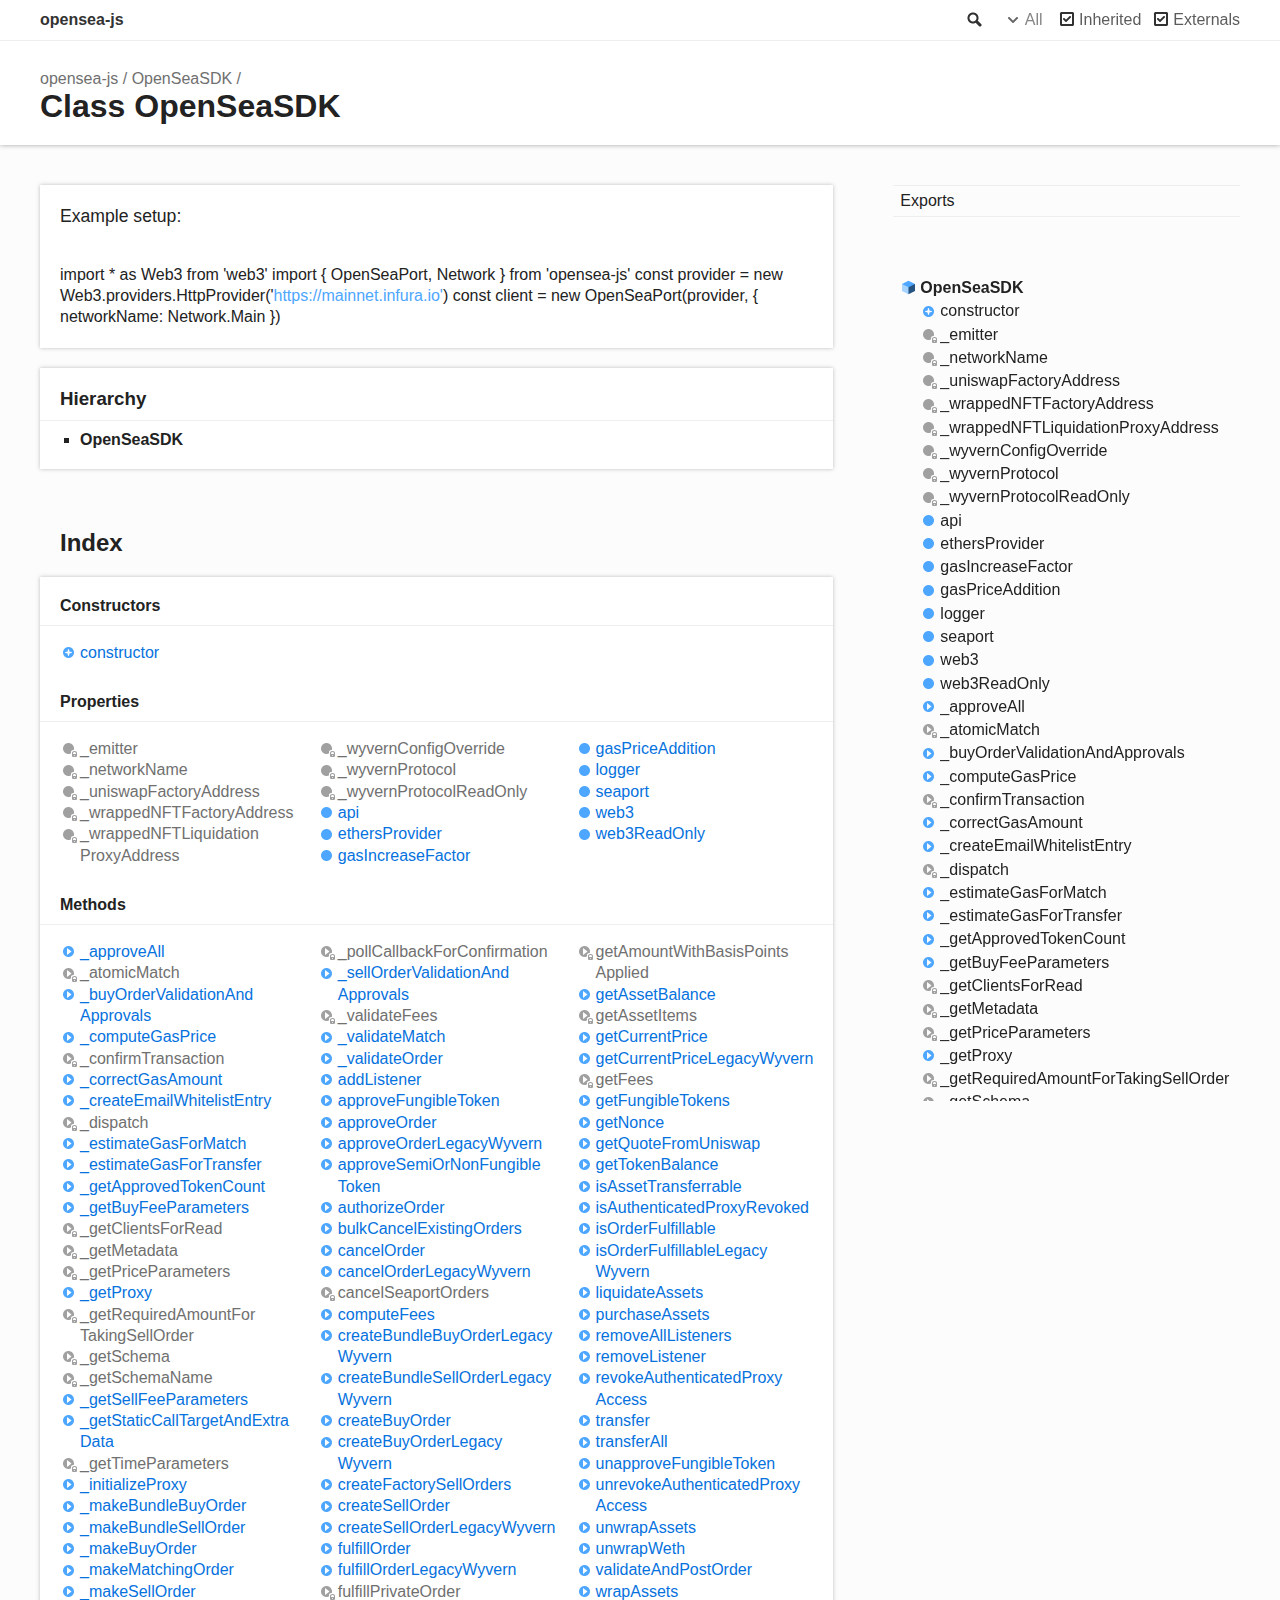
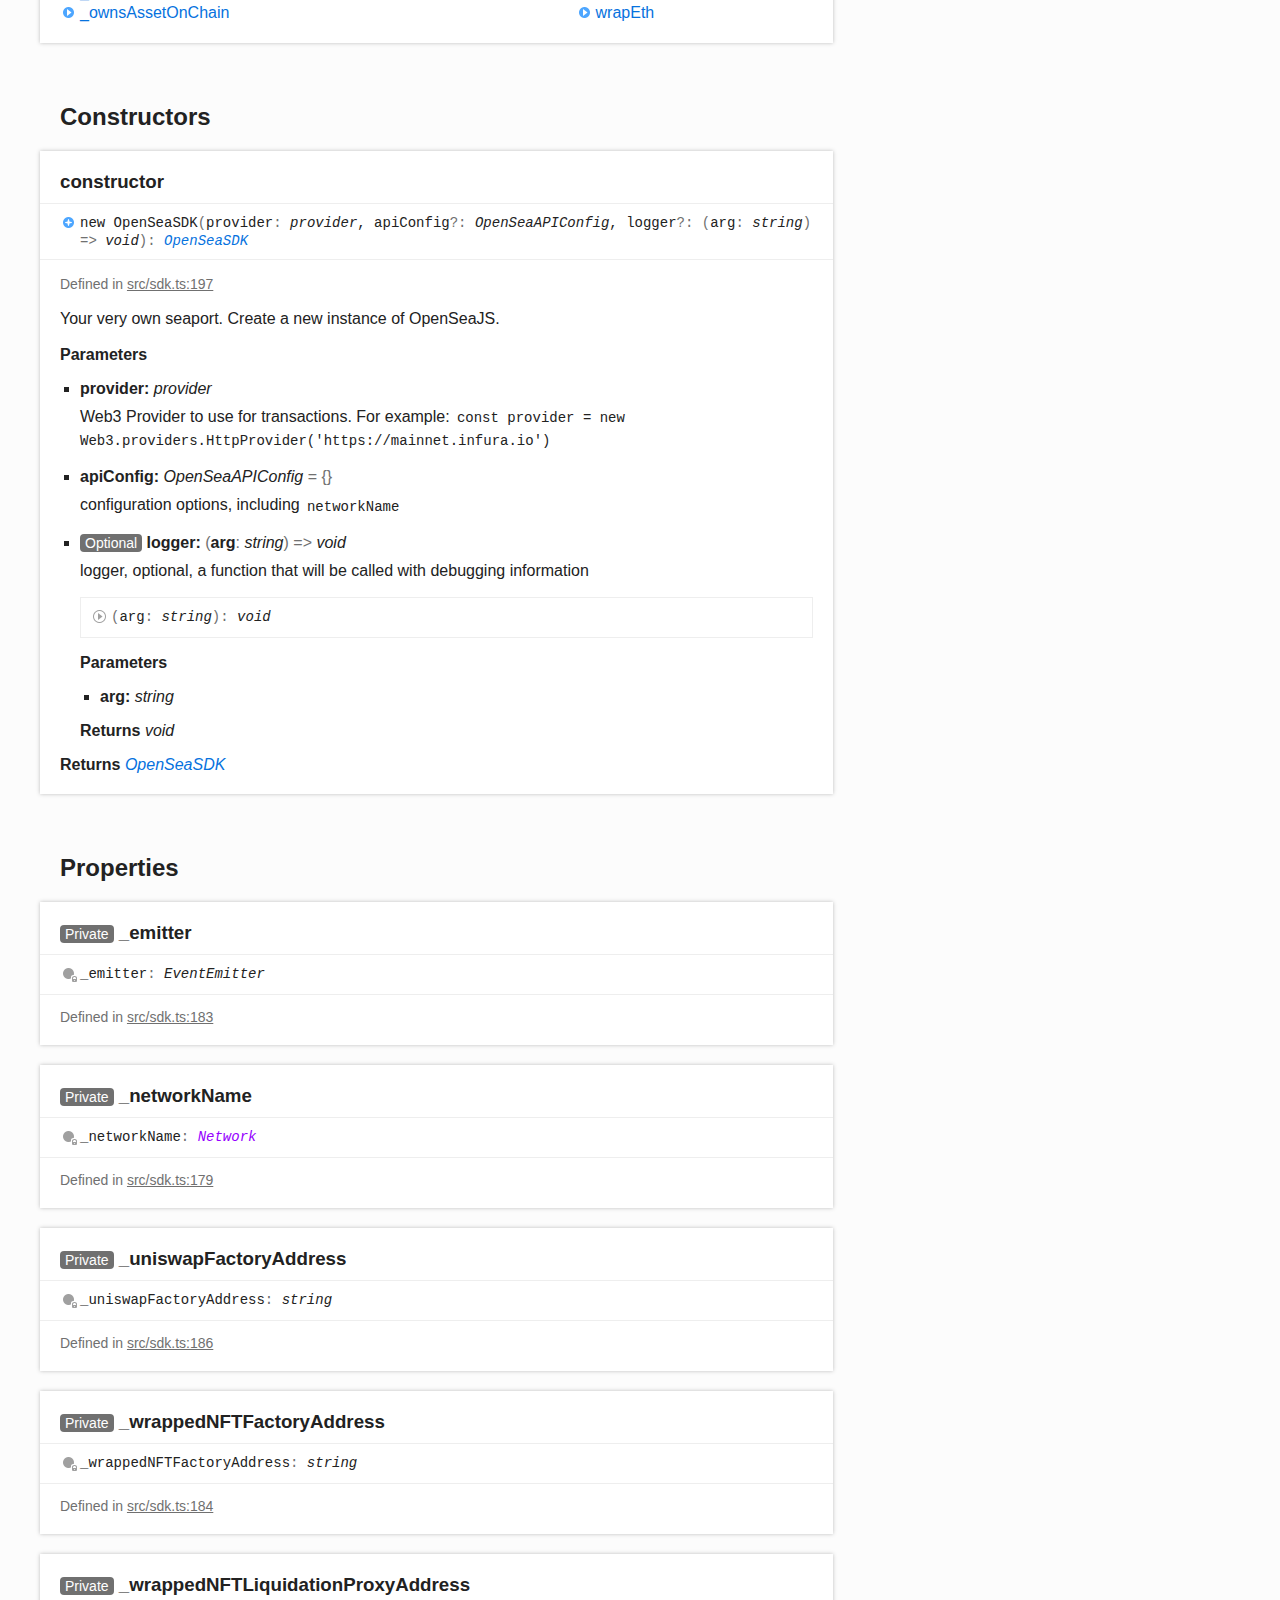
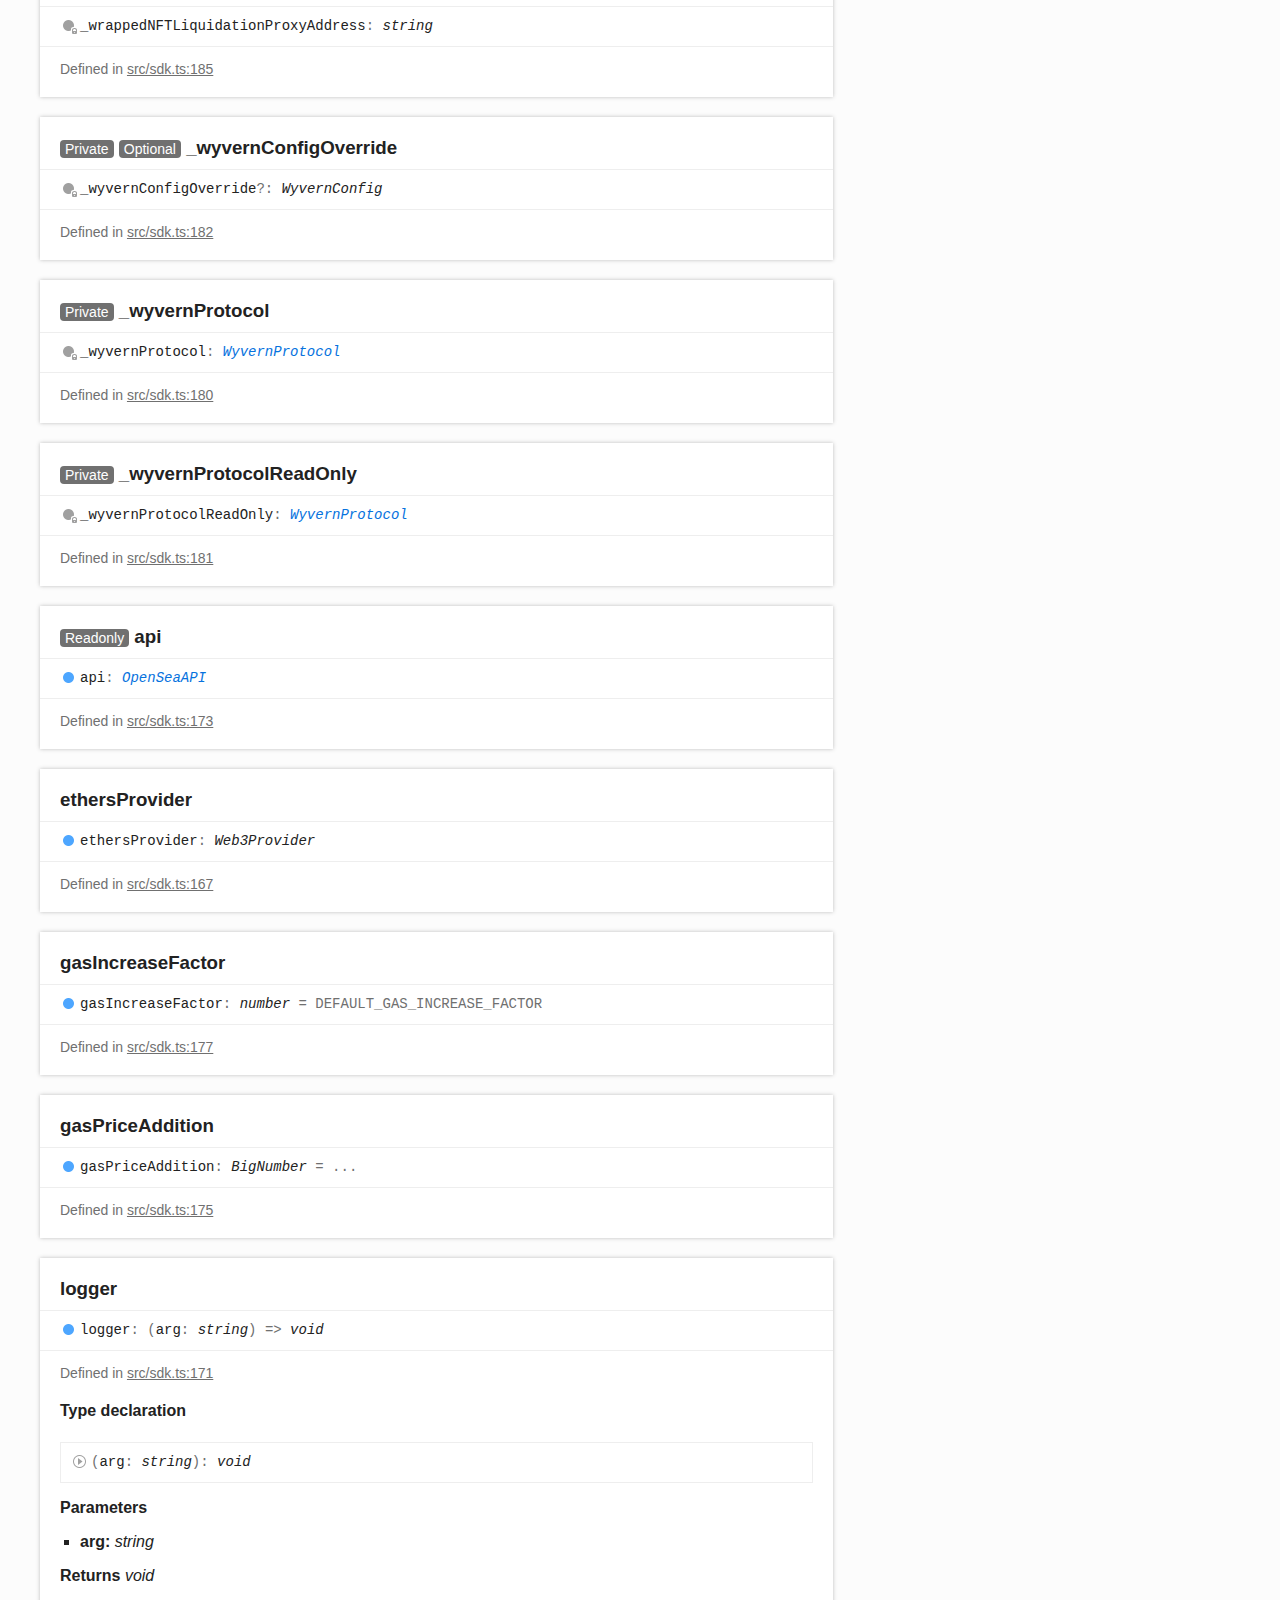
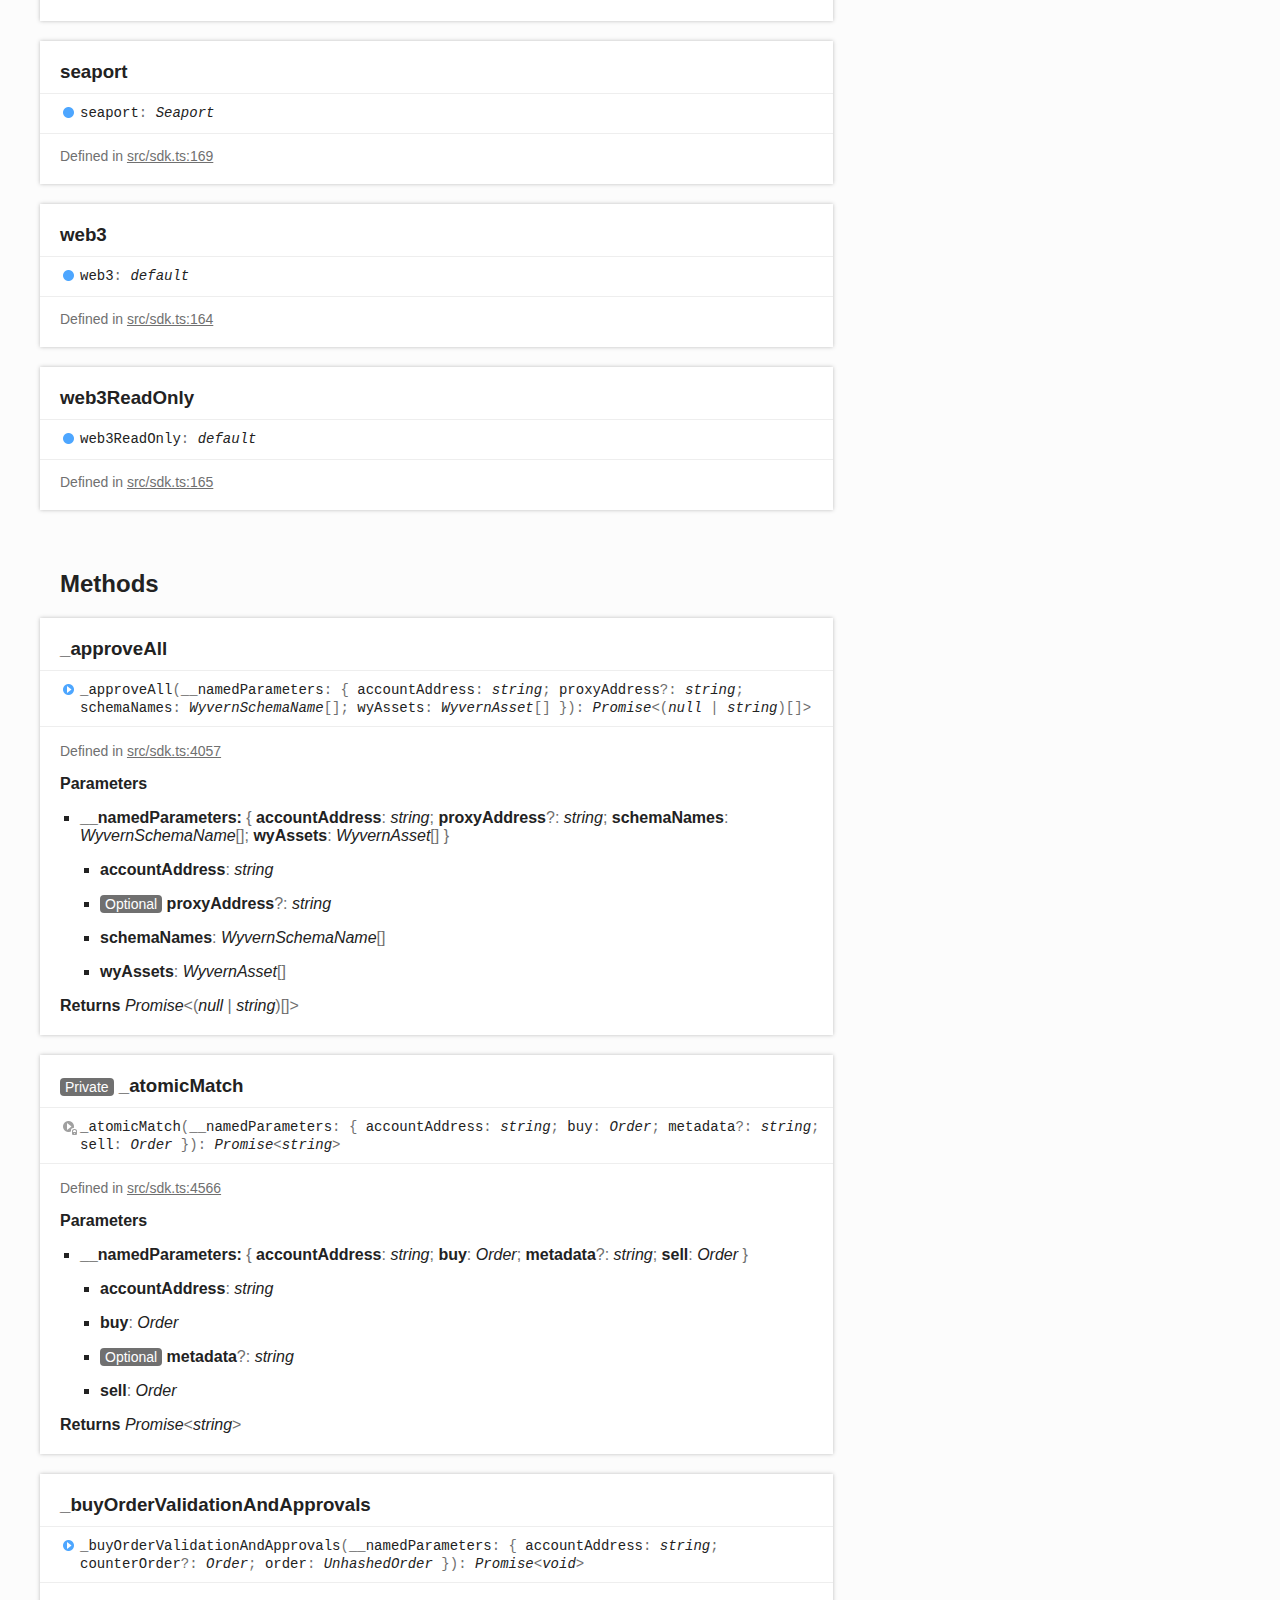
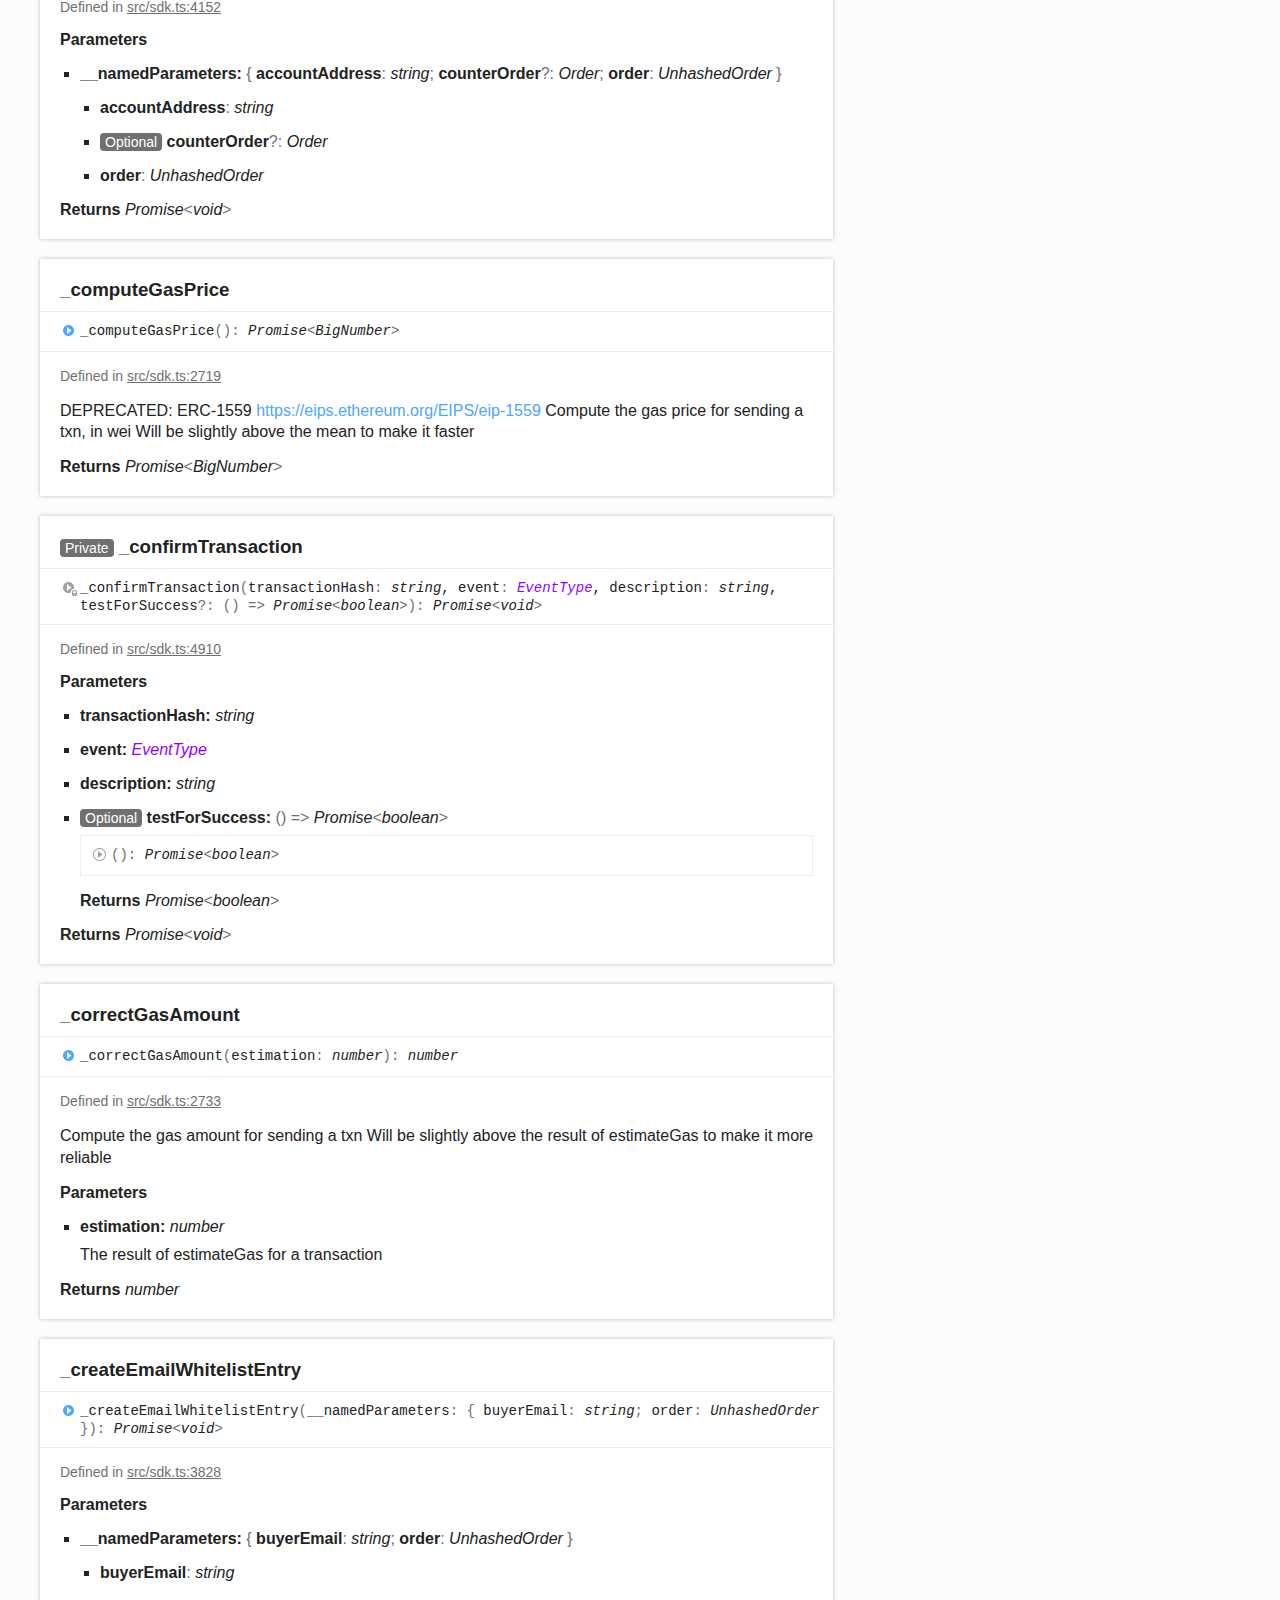
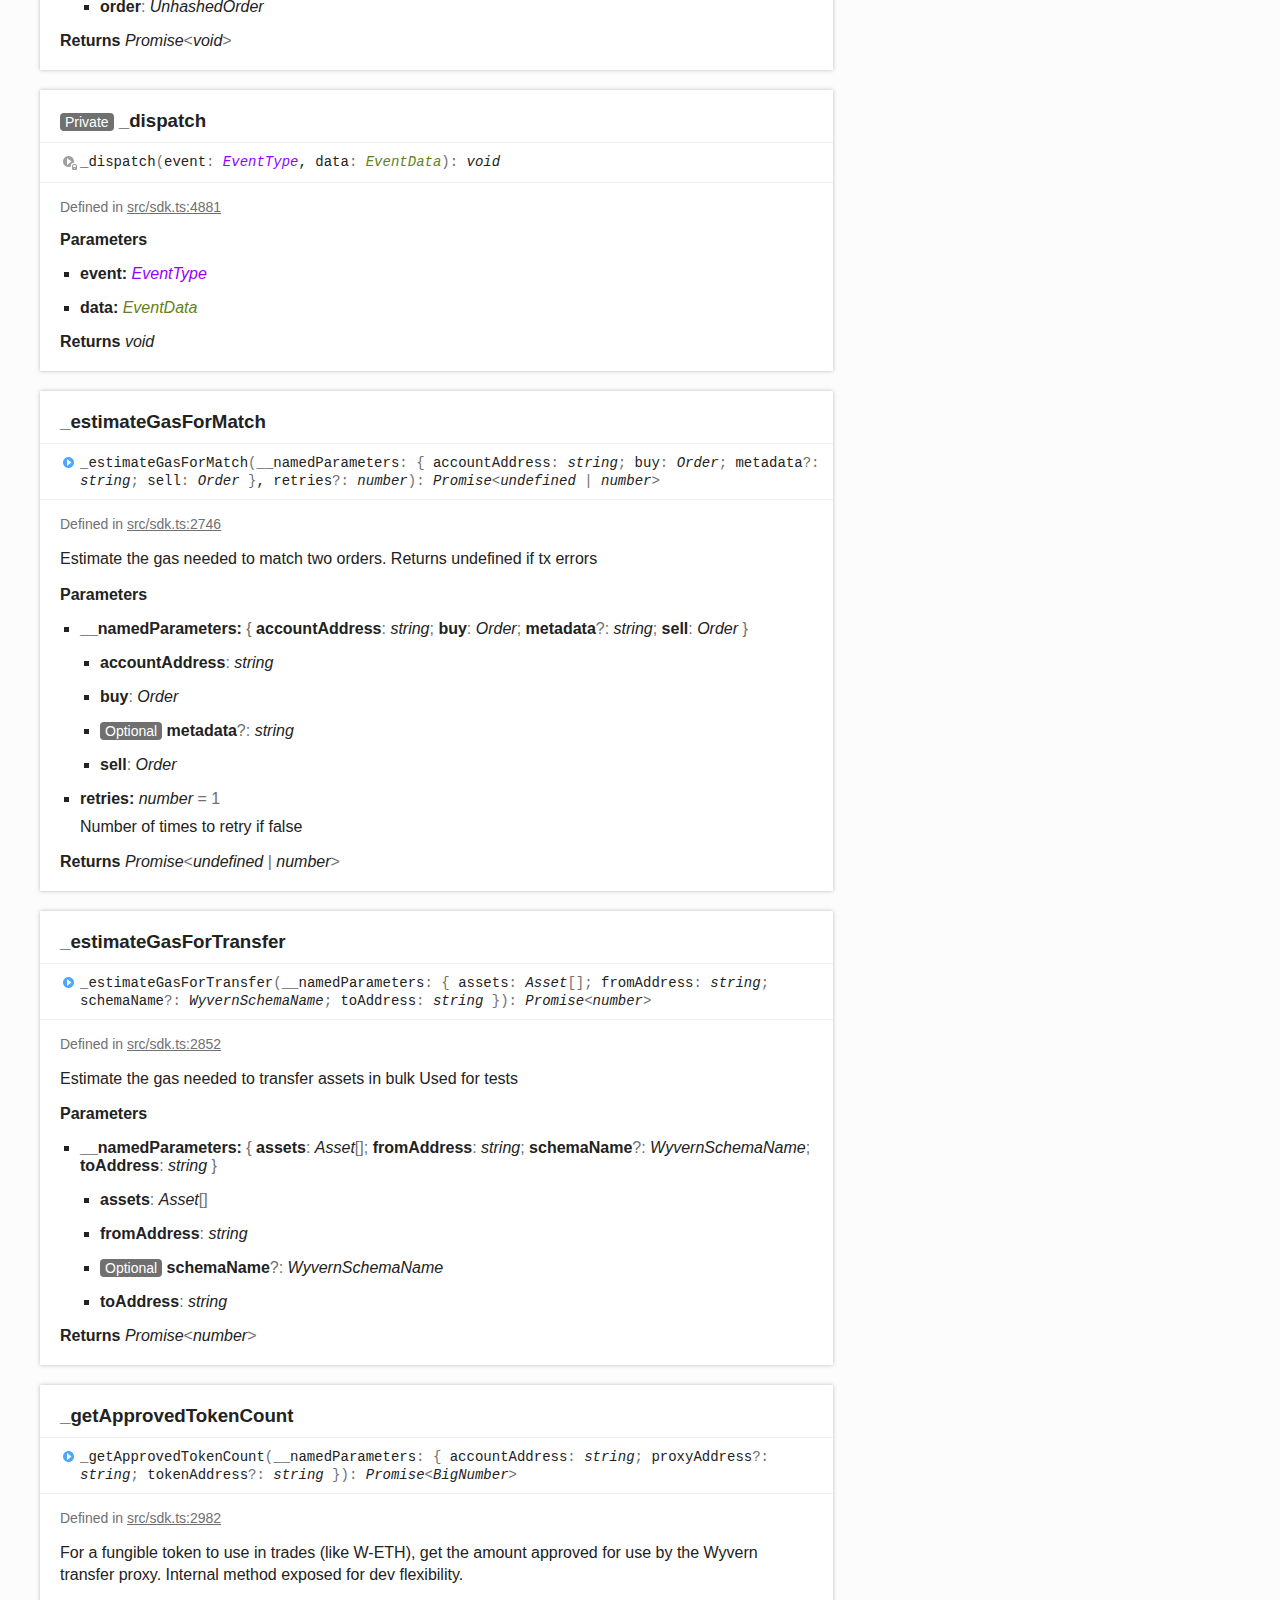
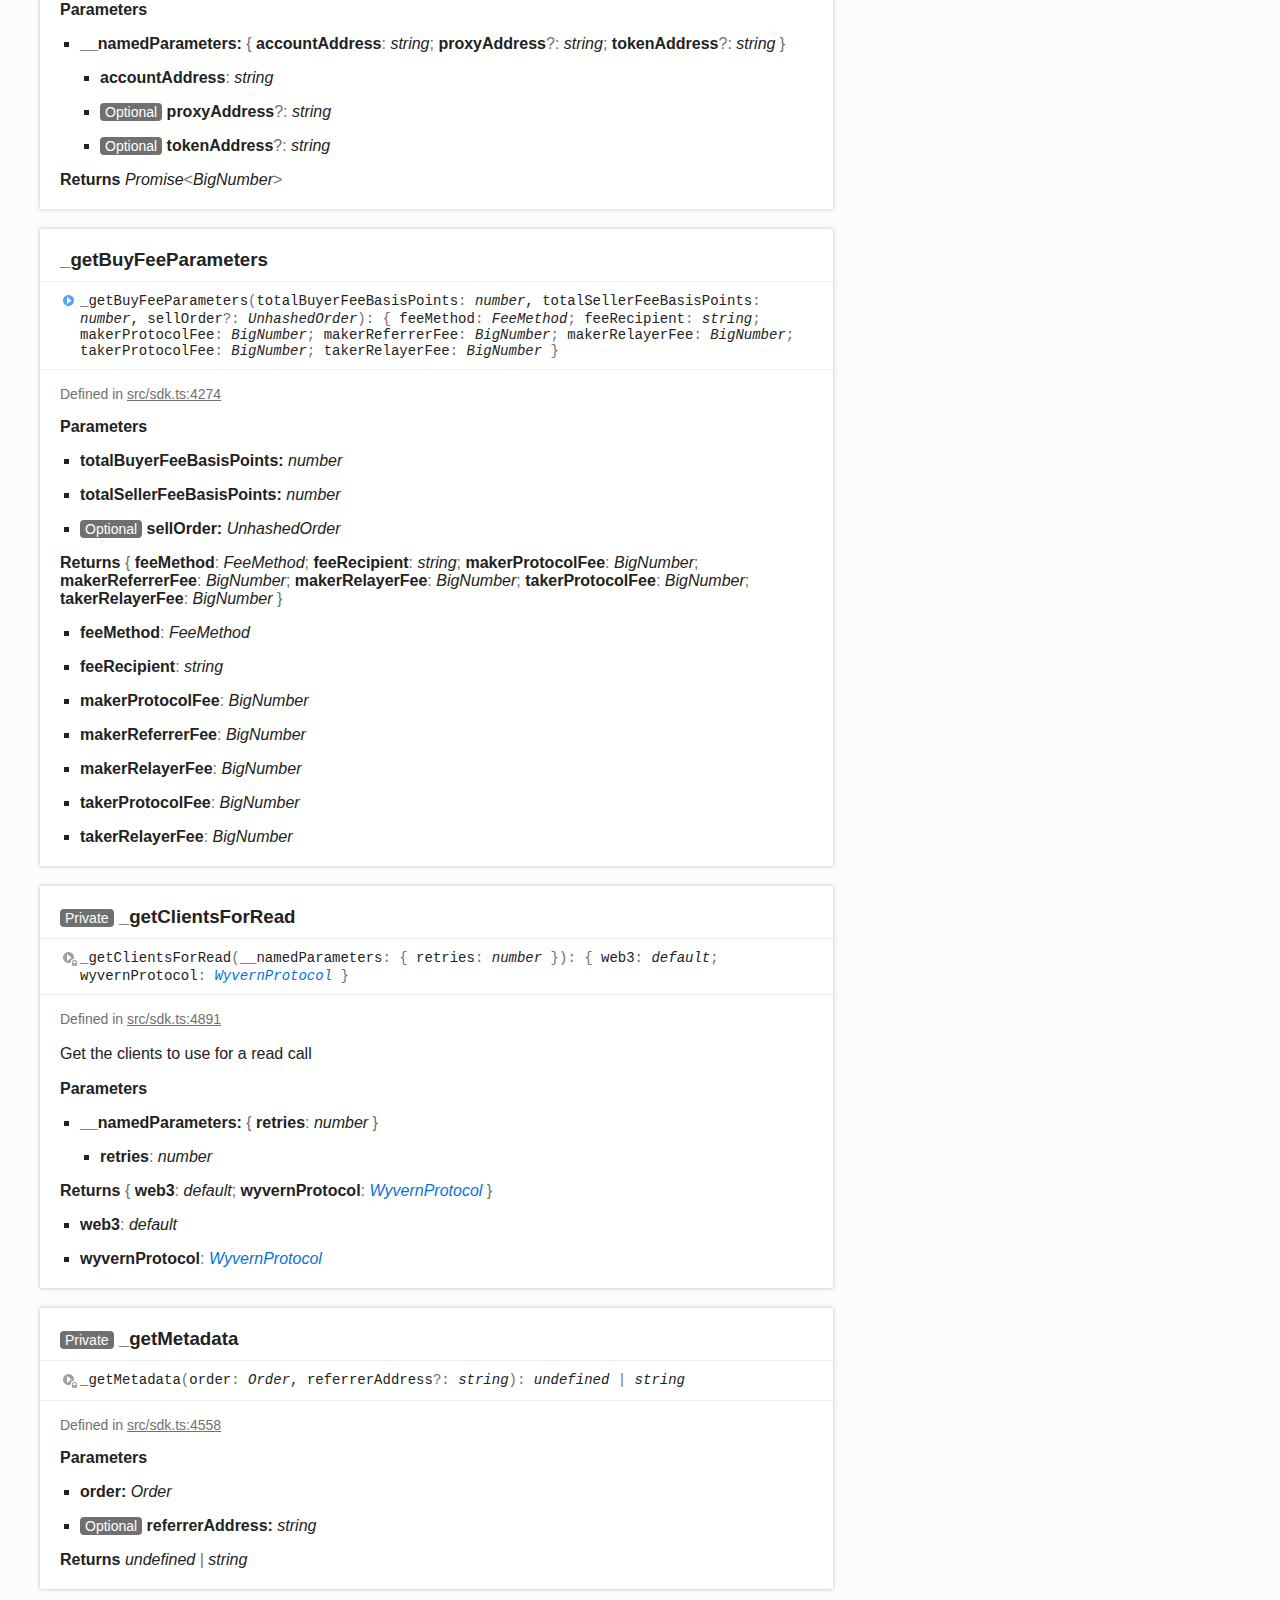
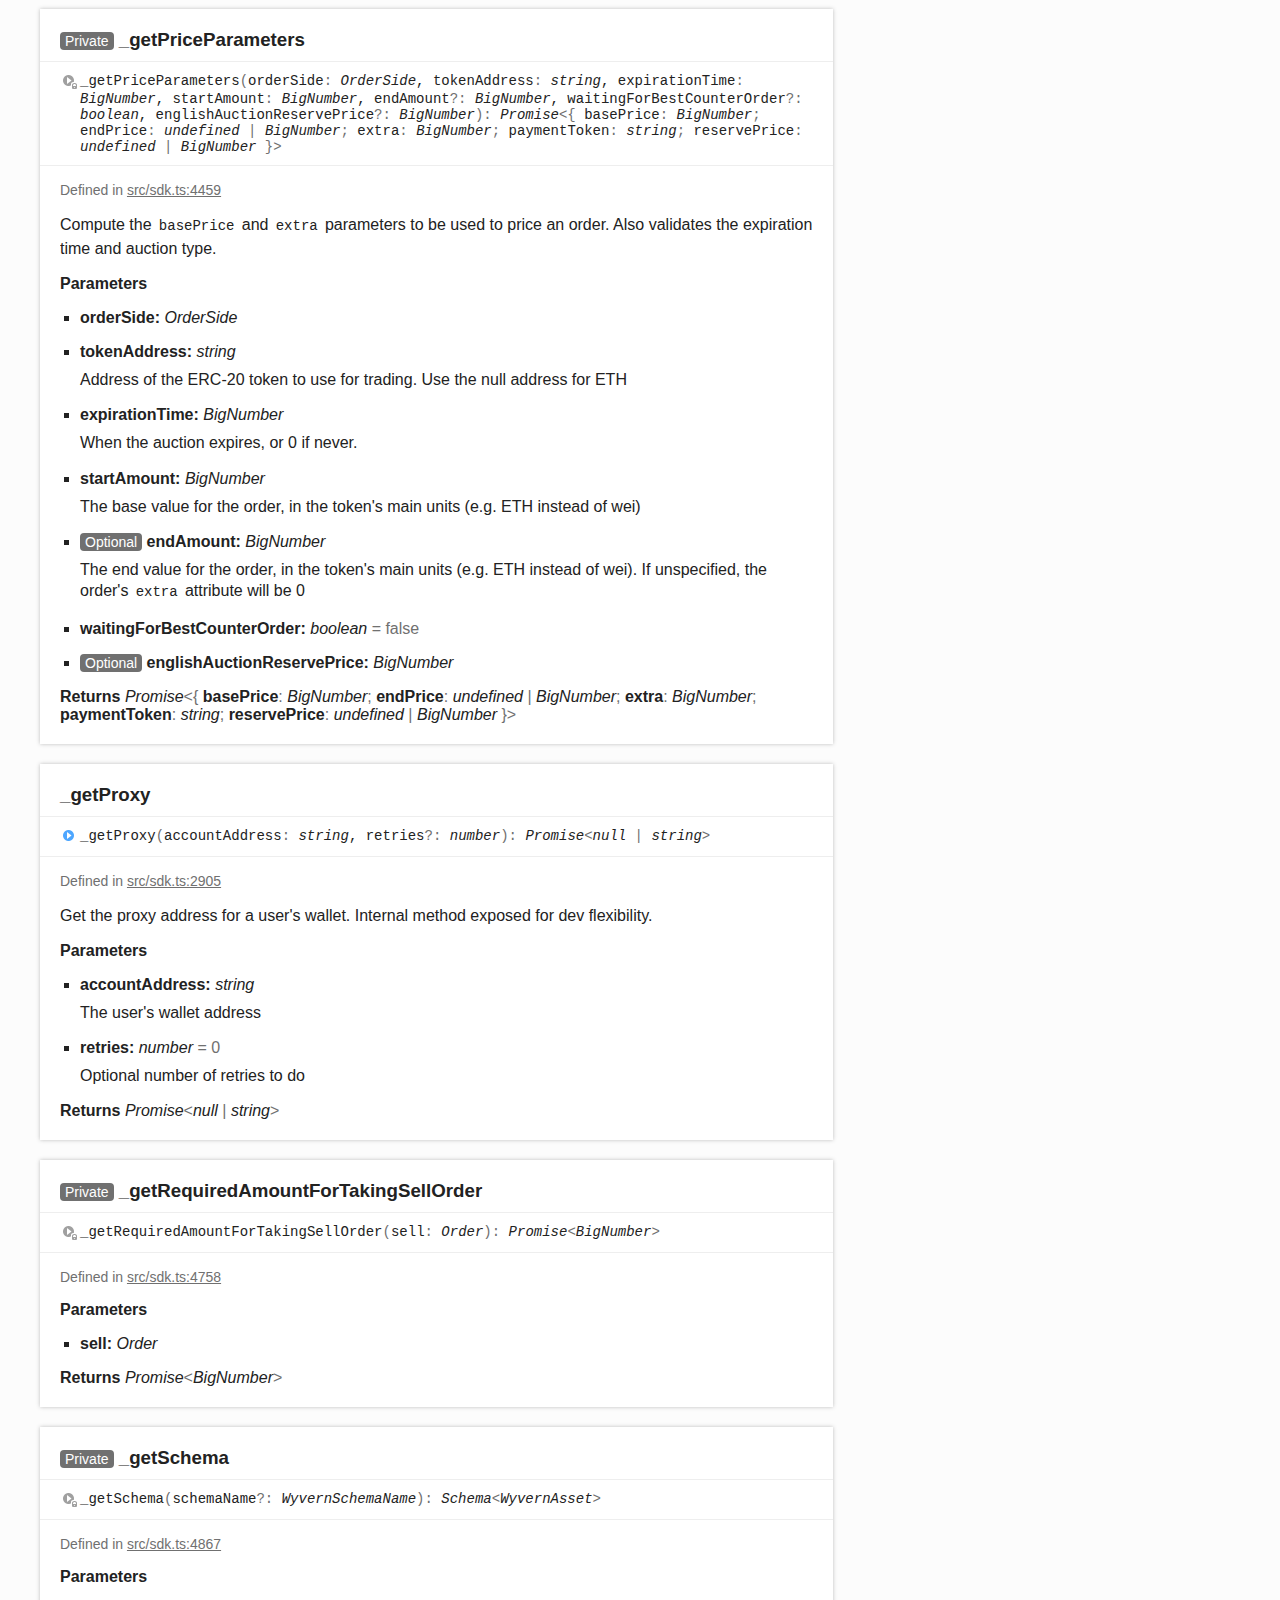
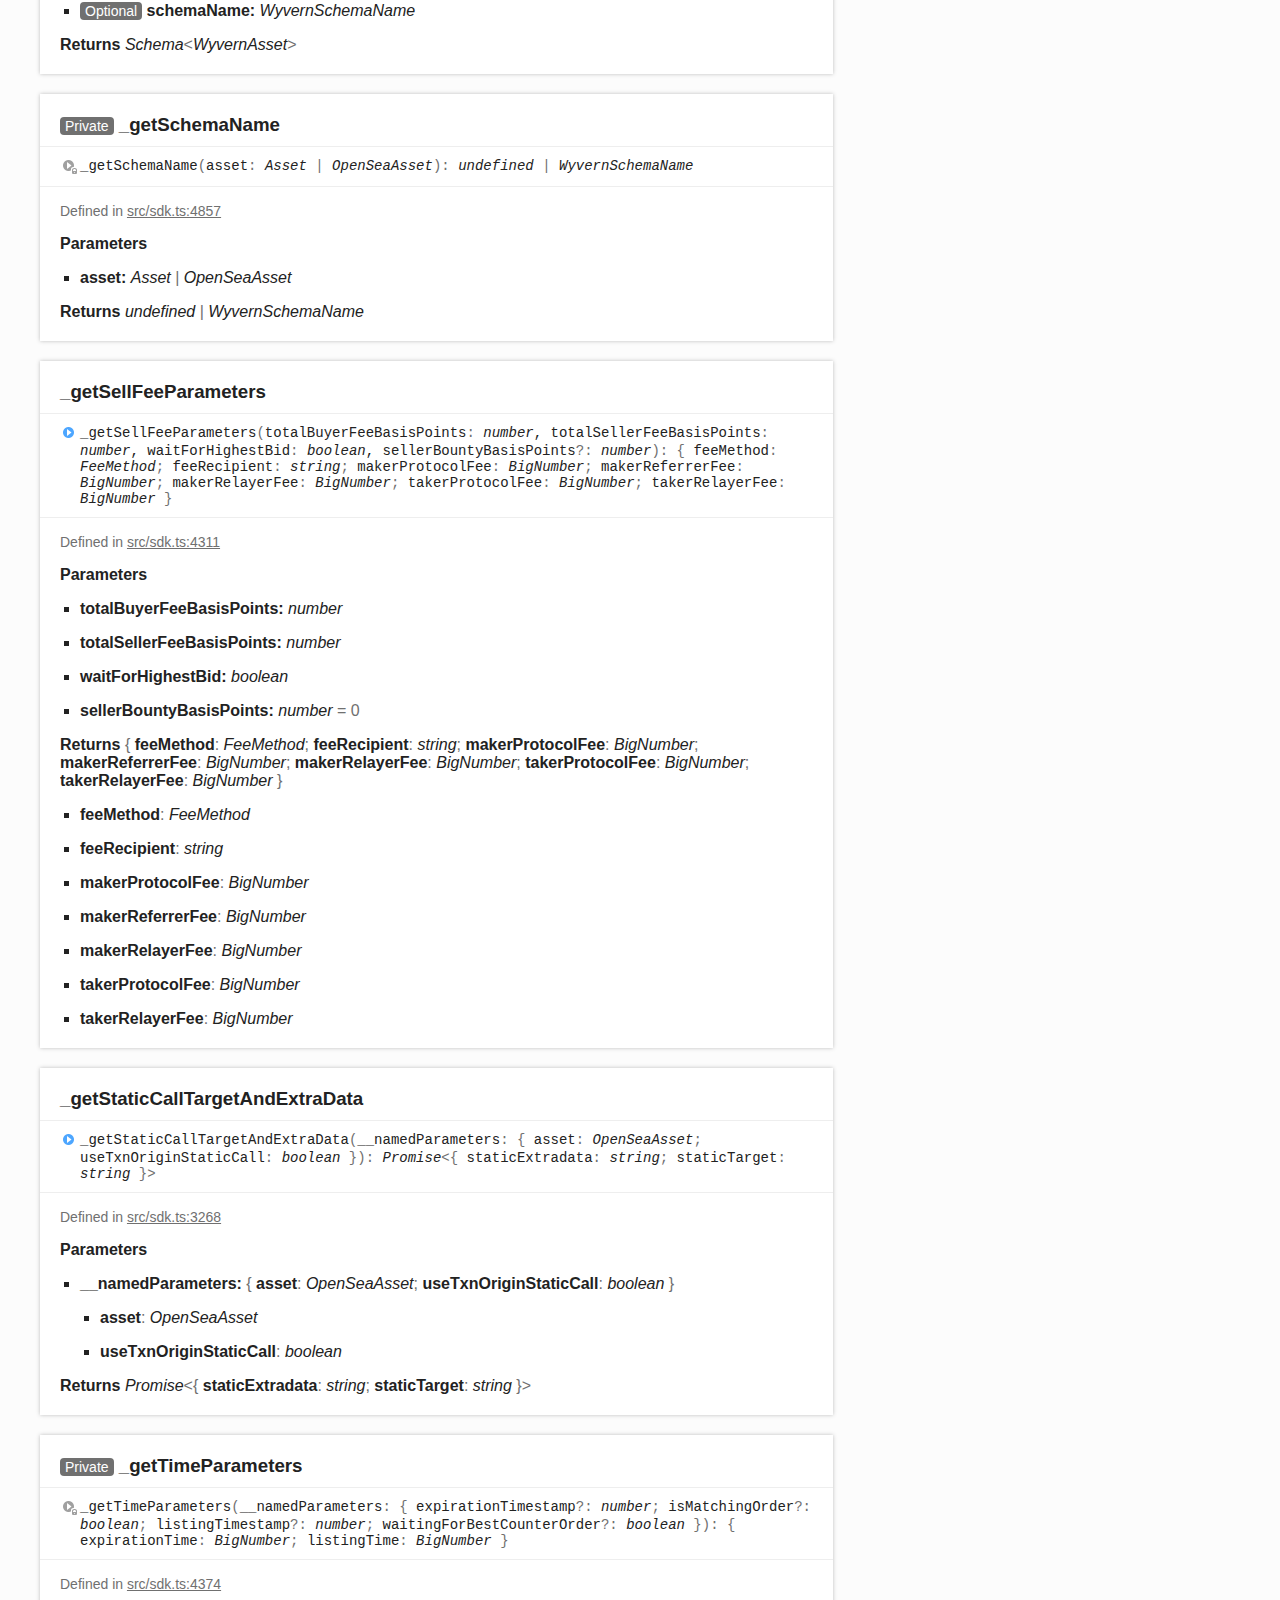
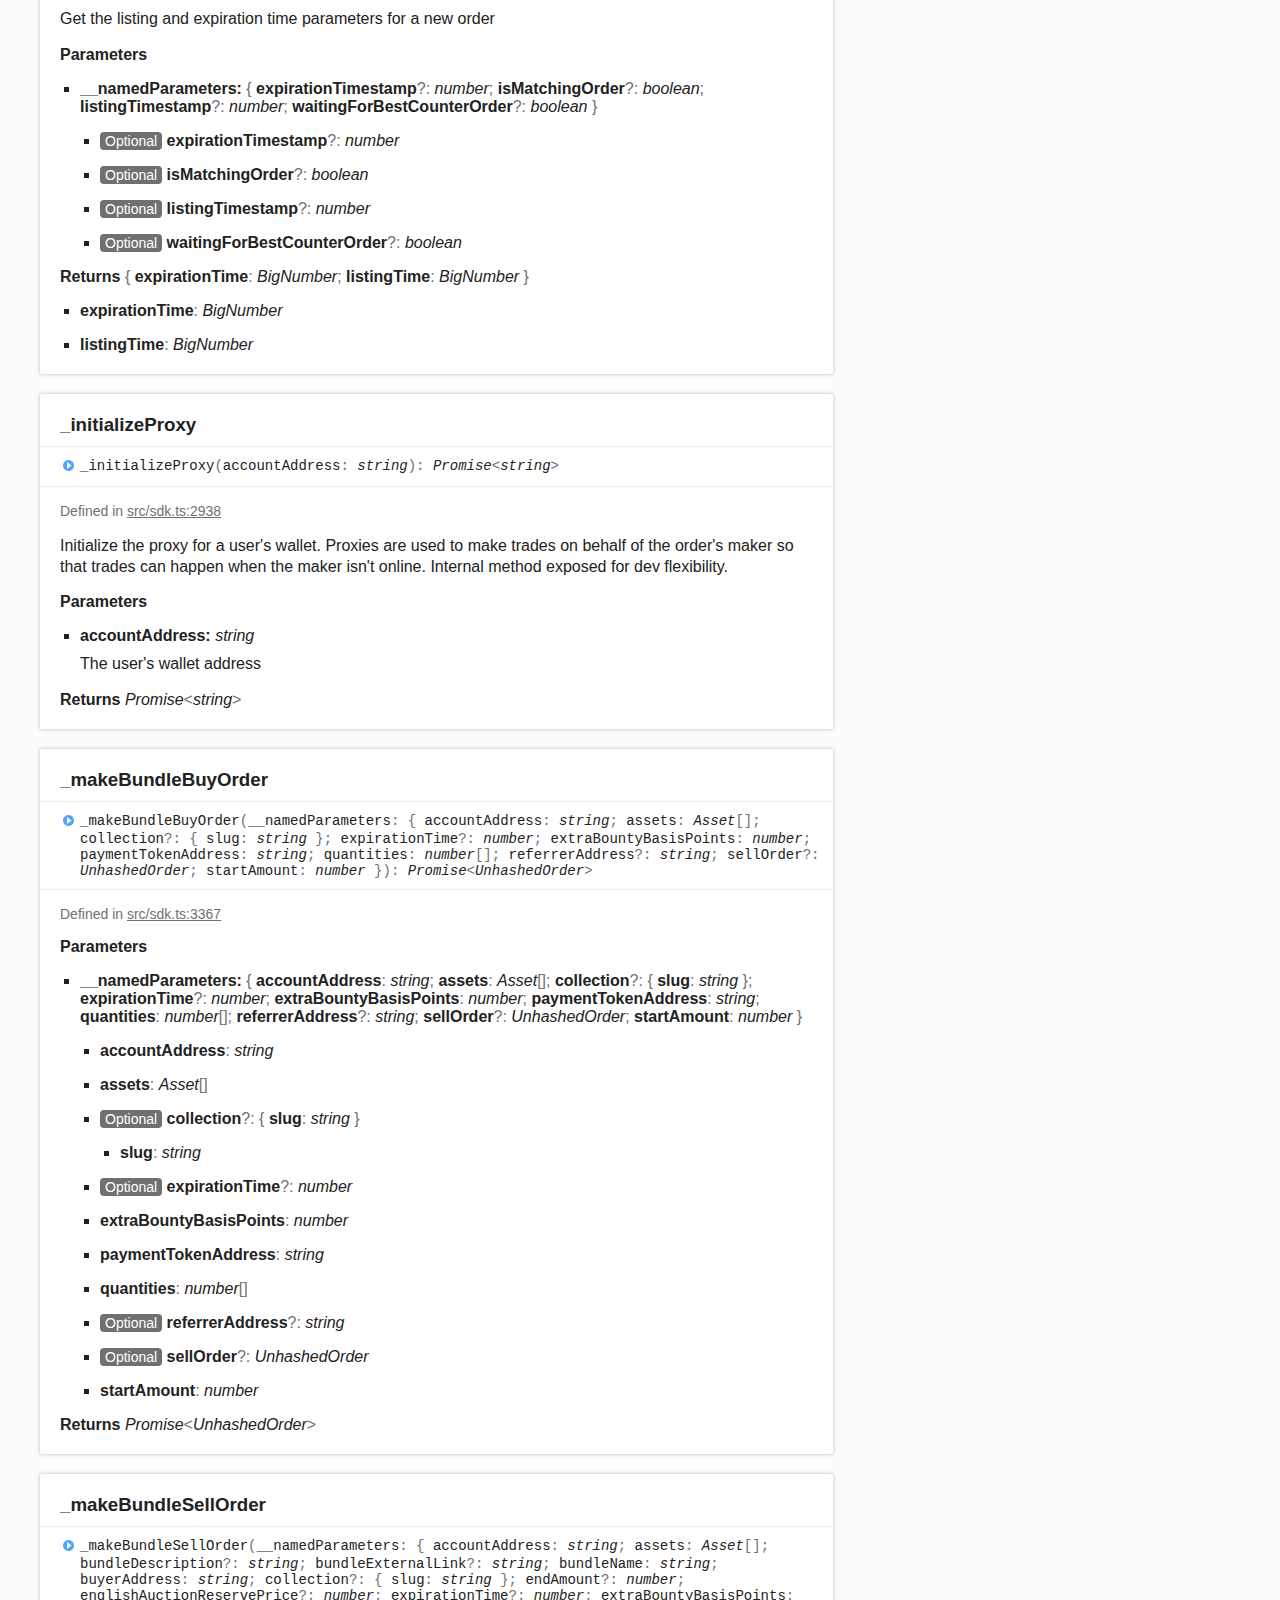
<file: classes/OpenSeaSDK.html>
<!DOCTYPE html><html class="default"><head><meta charSet="utf-8"/><meta http-equiv="x-ua-compatible" content="IE=edge"/><title>OpenSeaSDK | opensea-js</title><meta name="description" content="Documentation for opensea-js"/><meta name="viewport" content="width=device-width, initial-scale=1"/><link rel="stylesheet" href="../assets/style.css"/><link rel="stylesheet" href="../assets/highlight.css"/><script async src="../assets/search.js" id="search-script"></script></head><body><script>document.body.classList.add(localStorage.getItem("tsd-theme") || "os")</script><header><div class="tsd-page-toolbar"><div class="container"><div class="table-wrap"><div class="table-cell" id="tsd-search" data-base=".."><div class="field"><label for="tsd-search-field" class="tsd-widget search no-caption">Search</label><input type="text" id="tsd-search-field"/></div><ul class="results"><li class="state loading">Preparing search index...</li><li class="state failure">The search index is not available</li></ul><a href="../index.html" class="title">opensea-js</a></div><div class="table-cell" id="tsd-widgets"><div id="tsd-filter"><a href="#" class="tsd-widget options no-caption" data-toggle="options">Options</a><div class="tsd-filter-group"><div class="tsd-select" id="tsd-filter-visibility"><span class="tsd-select-label">All</span><ul class="tsd-select-list"><li data-value="public">Public</li><li data-value="protected">Public/Protected</li><li data-value="private" class="selected">All</li></ul></div> <input type="checkbox" id="tsd-filter-inherited" checked/><label class="tsd-widget" for="tsd-filter-inherited">Inherited</label><input type="checkbox" id="tsd-filter-externals" checked/><label class="tsd-widget" for="tsd-filter-externals">Externals</label></div></div><a href="#" class="tsd-widget menu no-caption" data-toggle="menu">Menu</a></div></div></div></div><div class="tsd-page-title"><div class="container"><ul class="tsd-breadcrumb"><li><a href="../modules.html">opensea-js</a></li><li><a href="OpenSeaSDK.html">OpenSeaSDK</a></li></ul><h1>Class OpenSeaSDK</h1></div></div></header><div class="container container-main"><div class="row"><div class="col-8 col-content"><section class="tsd-panel tsd-comment"><div class="tsd-comment tsd-typography"><div class="lead">
<p>Example setup:</p>
</div><div><p>import * as Web3 from &#39;web3&#39;
import { OpenSeaPort, Network } from &#39;opensea-js&#39;
const provider = new Web3.providers.HttpProvider(&#39;<a href="https://mainnet.infura.io&#39;">https://mainnet.infura.io&#39;</a>)
const client = new OpenSeaPort(provider, {
  networkName: Network.Main
})</p>
</div></div></section><section class="tsd-panel tsd-hierarchy"><h3>Hierarchy</h3><ul class="tsd-hierarchy"><li><span class="target">OpenSeaSDK</span></li></ul></section><section class="tsd-panel-group tsd-index-group"><h2>Index</h2><section class="tsd-panel tsd-index-panel"><div class="tsd-index-content"><section class="tsd-index-section "><h3>Constructors</h3><ul class="tsd-index-list"><li class="tsd-kind-constructor tsd-parent-kind-class"><a href="OpenSeaSDK.html#constructor" class="tsd-kind-icon">constructor</a></li></ul></section><section class="tsd-index-section "><h3>Properties</h3><ul class="tsd-index-list"><li class="tsd-kind-property tsd-parent-kind-class tsd-is-private"><a href="OpenSeaSDK.html#_emitter" class="tsd-kind-icon">_emitter</a></li><li class="tsd-kind-property tsd-parent-kind-class tsd-is-private"><a href="OpenSeaSDK.html#_networkName" class="tsd-kind-icon">_network<wbr/>Name</a></li><li class="tsd-kind-property tsd-parent-kind-class tsd-is-private"><a href="OpenSeaSDK.html#_uniswapFactoryAddress" class="tsd-kind-icon">_uniswap<wbr/>Factory<wbr/>Address</a></li><li class="tsd-kind-property tsd-parent-kind-class tsd-is-private"><a href="OpenSeaSDK.html#_wrappedNFTFactoryAddress" class="tsd-kind-icon">_wrappedNFTFactory<wbr/>Address</a></li><li class="tsd-kind-property tsd-parent-kind-class tsd-is-private"><a href="OpenSeaSDK.html#_wrappedNFTLiquidationProxyAddress" class="tsd-kind-icon">_wrappedNFTLiquidation<wbr/>Proxy<wbr/>Address</a></li><li class="tsd-kind-property tsd-parent-kind-class tsd-is-private"><a href="OpenSeaSDK.html#_wyvernConfigOverride" class="tsd-kind-icon">_wyvern<wbr/>Config<wbr/>Override</a></li><li class="tsd-kind-property tsd-parent-kind-class tsd-is-private"><a href="OpenSeaSDK.html#_wyvernProtocol" class="tsd-kind-icon">_wyvern<wbr/>Protocol</a></li><li class="tsd-kind-property tsd-parent-kind-class tsd-is-private"><a href="OpenSeaSDK.html#_wyvernProtocolReadOnly" class="tsd-kind-icon">_wyvern<wbr/>Protocol<wbr/>Read<wbr/>Only</a></li><li class="tsd-kind-property tsd-parent-kind-class"><a href="OpenSeaSDK.html#api" class="tsd-kind-icon">api</a></li><li class="tsd-kind-property tsd-parent-kind-class"><a href="OpenSeaSDK.html#ethersProvider" class="tsd-kind-icon">ethers<wbr/>Provider</a></li><li class="tsd-kind-property tsd-parent-kind-class"><a href="OpenSeaSDK.html#gasIncreaseFactor" class="tsd-kind-icon">gas<wbr/>Increase<wbr/>Factor</a></li><li class="tsd-kind-property tsd-parent-kind-class"><a href="OpenSeaSDK.html#gasPriceAddition" class="tsd-kind-icon">gas<wbr/>Price<wbr/>Addition</a></li><li class="tsd-kind-property tsd-parent-kind-class"><a href="OpenSeaSDK.html#logger" class="tsd-kind-icon">logger</a></li><li class="tsd-kind-property tsd-parent-kind-class"><a href="OpenSeaSDK.html#seaport" class="tsd-kind-icon">seaport</a></li><li class="tsd-kind-property tsd-parent-kind-class"><a href="OpenSeaSDK.html#web3" class="tsd-kind-icon">web3</a></li><li class="tsd-kind-property tsd-parent-kind-class"><a href="OpenSeaSDK.html#web3ReadOnly" class="tsd-kind-icon">web3<wbr/>Read<wbr/>Only</a></li></ul></section><section class="tsd-index-section "><h3>Methods</h3><ul class="tsd-index-list"><li class="tsd-kind-method tsd-parent-kind-class"><a href="OpenSeaSDK.html#_approveAll" class="tsd-kind-icon">_approve<wbr/>All</a></li><li class="tsd-kind-method tsd-parent-kind-class tsd-is-private"><a href="OpenSeaSDK.html#_atomicMatch" class="tsd-kind-icon">_atomic<wbr/>Match</a></li><li class="tsd-kind-method tsd-parent-kind-class"><a href="OpenSeaSDK.html#_buyOrderValidationAndApprovals" class="tsd-kind-icon">_buy<wbr/>Order<wbr/>Validation<wbr/>And<wbr/>Approvals</a></li><li class="tsd-kind-method tsd-parent-kind-class"><a href="OpenSeaSDK.html#_computeGasPrice" class="tsd-kind-icon">_compute<wbr/>Gas<wbr/>Price</a></li><li class="tsd-kind-method tsd-parent-kind-class tsd-is-private"><a href="OpenSeaSDK.html#_confirmTransaction" class="tsd-kind-icon">_confirm<wbr/>Transaction</a></li><li class="tsd-kind-method tsd-parent-kind-class"><a href="OpenSeaSDK.html#_correctGasAmount" class="tsd-kind-icon">_correct<wbr/>Gas<wbr/>Amount</a></li><li class="tsd-kind-method tsd-parent-kind-class"><a href="OpenSeaSDK.html#_createEmailWhitelistEntry" class="tsd-kind-icon">_create<wbr/>Email<wbr/>Whitelist<wbr/>Entry</a></li><li class="tsd-kind-method tsd-parent-kind-class tsd-is-private"><a href="OpenSeaSDK.html#_dispatch" class="tsd-kind-icon">_dispatch</a></li><li class="tsd-kind-method tsd-parent-kind-class"><a href="OpenSeaSDK.html#_estimateGasForMatch" class="tsd-kind-icon">_estimate<wbr/>Gas<wbr/>For<wbr/>Match</a></li><li class="tsd-kind-method tsd-parent-kind-class"><a href="OpenSeaSDK.html#_estimateGasForTransfer" class="tsd-kind-icon">_estimate<wbr/>Gas<wbr/>For<wbr/>Transfer</a></li><li class="tsd-kind-method tsd-parent-kind-class"><a href="OpenSeaSDK.html#_getApprovedTokenCount" class="tsd-kind-icon">_get<wbr/>Approved<wbr/>Token<wbr/>Count</a></li><li class="tsd-kind-method tsd-parent-kind-class"><a href="OpenSeaSDK.html#_getBuyFeeParameters" class="tsd-kind-icon">_get<wbr/>Buy<wbr/>Fee<wbr/>Parameters</a></li><li class="tsd-kind-method tsd-parent-kind-class tsd-is-private"><a href="OpenSeaSDK.html#_getClientsForRead" class="tsd-kind-icon">_get<wbr/>Clients<wbr/>For<wbr/>Read</a></li><li class="tsd-kind-method tsd-parent-kind-class tsd-is-private"><a href="OpenSeaSDK.html#_getMetadata" class="tsd-kind-icon">_get<wbr/>Metadata</a></li><li class="tsd-kind-method tsd-parent-kind-class tsd-is-private"><a href="OpenSeaSDK.html#_getPriceParameters" class="tsd-kind-icon">_get<wbr/>Price<wbr/>Parameters</a></li><li class="tsd-kind-method tsd-parent-kind-class"><a href="OpenSeaSDK.html#_getProxy" class="tsd-kind-icon">_get<wbr/>Proxy</a></li><li class="tsd-kind-method tsd-parent-kind-class tsd-is-private"><a href="OpenSeaSDK.html#_getRequiredAmountForTakingSellOrder" class="tsd-kind-icon">_get<wbr/>Required<wbr/>Amount<wbr/>For<wbr/>Taking<wbr/>Sell<wbr/>Order</a></li><li class="tsd-kind-method tsd-parent-kind-class tsd-is-private"><a href="OpenSeaSDK.html#_getSchema" class="tsd-kind-icon">_get<wbr/>Schema</a></li><li class="tsd-kind-method tsd-parent-kind-class tsd-is-private"><a href="OpenSeaSDK.html#_getSchemaName" class="tsd-kind-icon">_get<wbr/>Schema<wbr/>Name</a></li><li class="tsd-kind-method tsd-parent-kind-class"><a href="OpenSeaSDK.html#_getSellFeeParameters" class="tsd-kind-icon">_get<wbr/>Sell<wbr/>Fee<wbr/>Parameters</a></li><li class="tsd-kind-method tsd-parent-kind-class"><a href="OpenSeaSDK.html#_getStaticCallTargetAndExtraData" class="tsd-kind-icon">_get<wbr/>Static<wbr/>Call<wbr/>Target<wbr/>And<wbr/>Extra<wbr/>Data</a></li><li class="tsd-kind-method tsd-parent-kind-class tsd-is-private"><a href="OpenSeaSDK.html#_getTimeParameters" class="tsd-kind-icon">_get<wbr/>Time<wbr/>Parameters</a></li><li class="tsd-kind-method tsd-parent-kind-class"><a href="OpenSeaSDK.html#_initializeProxy" class="tsd-kind-icon">_initialize<wbr/>Proxy</a></li><li class="tsd-kind-method tsd-parent-kind-class"><a href="OpenSeaSDK.html#_makeBundleBuyOrder" class="tsd-kind-icon">_make<wbr/>Bundle<wbr/>Buy<wbr/>Order</a></li><li class="tsd-kind-method tsd-parent-kind-class"><a href="OpenSeaSDK.html#_makeBundleSellOrder" class="tsd-kind-icon">_make<wbr/>Bundle<wbr/>Sell<wbr/>Order</a></li><li class="tsd-kind-method tsd-parent-kind-class"><a href="OpenSeaSDK.html#_makeBuyOrder" class="tsd-kind-icon">_make<wbr/>Buy<wbr/>Order</a></li><li class="tsd-kind-method tsd-parent-kind-class"><a href="OpenSeaSDK.html#_makeMatchingOrder" class="tsd-kind-icon">_make<wbr/>Matching<wbr/>Order</a></li><li class="tsd-kind-method tsd-parent-kind-class"><a href="OpenSeaSDK.html#_makeSellOrder" class="tsd-kind-icon">_make<wbr/>Sell<wbr/>Order</a></li><li class="tsd-kind-method tsd-parent-kind-class"><a href="OpenSeaSDK.html#_ownsAssetOnChain" class="tsd-kind-icon">_owns<wbr/>Asset<wbr/>On<wbr/>Chain</a></li><li class="tsd-kind-method tsd-parent-kind-class tsd-is-private"><a href="OpenSeaSDK.html#_pollCallbackForConfirmation" class="tsd-kind-icon">_poll<wbr/>Callback<wbr/>For<wbr/>Confirmation</a></li><li class="tsd-kind-method tsd-parent-kind-class"><a href="OpenSeaSDK.html#_sellOrderValidationAndApprovals" class="tsd-kind-icon">_sell<wbr/>Order<wbr/>Validation<wbr/>And<wbr/>Approvals</a></li><li class="tsd-kind-method tsd-parent-kind-class tsd-is-private"><a href="OpenSeaSDK.html#_validateFees" class="tsd-kind-icon">_validate<wbr/>Fees</a></li><li class="tsd-kind-method tsd-parent-kind-class"><a href="OpenSeaSDK.html#_validateMatch" class="tsd-kind-icon">_validate<wbr/>Match</a></li><li class="tsd-kind-method tsd-parent-kind-class"><a href="OpenSeaSDK.html#_validateOrder" class="tsd-kind-icon">_validate<wbr/>Order</a></li><li class="tsd-kind-method tsd-parent-kind-class"><a href="OpenSeaSDK.html#addListener" class="tsd-kind-icon">add<wbr/>Listener</a></li><li class="tsd-kind-method tsd-parent-kind-class"><a href="OpenSeaSDK.html#approveFungibleToken" class="tsd-kind-icon">approve<wbr/>Fungible<wbr/>Token</a></li><li class="tsd-kind-method tsd-parent-kind-class"><a href="OpenSeaSDK.html#approveOrder" class="tsd-kind-icon">approve<wbr/>Order</a></li><li class="tsd-kind-method tsd-parent-kind-class"><a href="OpenSeaSDK.html#approveOrderLegacyWyvern" class="tsd-kind-icon">approve<wbr/>Order<wbr/>Legacy<wbr/>Wyvern</a></li><li class="tsd-kind-method tsd-parent-kind-class"><a href="OpenSeaSDK.html#approveSemiOrNonFungibleToken" class="tsd-kind-icon">approve<wbr/>Semi<wbr/>Or<wbr/>Non<wbr/>Fungible<wbr/>Token</a></li><li class="tsd-kind-method tsd-parent-kind-class"><a href="OpenSeaSDK.html#authorizeOrder" class="tsd-kind-icon">authorize<wbr/>Order</a></li><li class="tsd-kind-method tsd-parent-kind-class"><a href="OpenSeaSDK.html#bulkCancelExistingOrders" class="tsd-kind-icon">bulk<wbr/>Cancel<wbr/>Existing<wbr/>Orders</a></li><li class="tsd-kind-method tsd-parent-kind-class"><a href="OpenSeaSDK.html#cancelOrder" class="tsd-kind-icon">cancel<wbr/>Order</a></li><li class="tsd-kind-method tsd-parent-kind-class"><a href="OpenSeaSDK.html#cancelOrderLegacyWyvern" class="tsd-kind-icon">cancel<wbr/>Order<wbr/>Legacy<wbr/>Wyvern</a></li><li class="tsd-kind-method tsd-parent-kind-class tsd-is-private"><a href="OpenSeaSDK.html#cancelSeaportOrders" class="tsd-kind-icon">cancel<wbr/>Seaport<wbr/>Orders</a></li><li class="tsd-kind-method tsd-parent-kind-class"><a href="OpenSeaSDK.html#computeFees" class="tsd-kind-icon">compute<wbr/>Fees</a></li><li class="tsd-kind-method tsd-parent-kind-class"><a href="OpenSeaSDK.html#createBundleBuyOrderLegacyWyvern" class="tsd-kind-icon">create<wbr/>Bundle<wbr/>Buy<wbr/>Order<wbr/>Legacy<wbr/>Wyvern</a></li><li class="tsd-kind-method tsd-parent-kind-class"><a href="OpenSeaSDK.html#createBundleSellOrderLegacyWyvern" class="tsd-kind-icon">create<wbr/>Bundle<wbr/>Sell<wbr/>Order<wbr/>Legacy<wbr/>Wyvern</a></li><li class="tsd-kind-method tsd-parent-kind-class"><a href="OpenSeaSDK.html#createBuyOrder" class="tsd-kind-icon">create<wbr/>Buy<wbr/>Order</a></li><li class="tsd-kind-method tsd-parent-kind-class"><a href="OpenSeaSDK.html#createBuyOrderLegacyWyvern" class="tsd-kind-icon">create<wbr/>Buy<wbr/>Order<wbr/>Legacy<wbr/>Wyvern</a></li><li class="tsd-kind-method tsd-parent-kind-class"><a href="OpenSeaSDK.html#createFactorySellOrders" class="tsd-kind-icon">create<wbr/>Factory<wbr/>Sell<wbr/>Orders</a></li><li class="tsd-kind-method tsd-parent-kind-class"><a href="OpenSeaSDK.html#createSellOrder" class="tsd-kind-icon">create<wbr/>Sell<wbr/>Order</a></li><li class="tsd-kind-method tsd-parent-kind-class"><a href="OpenSeaSDK.html#createSellOrderLegacyWyvern" class="tsd-kind-icon">create<wbr/>Sell<wbr/>Order<wbr/>Legacy<wbr/>Wyvern</a></li><li class="tsd-kind-method tsd-parent-kind-class"><a href="OpenSeaSDK.html#fulfillOrder" class="tsd-kind-icon">fulfill<wbr/>Order</a></li><li class="tsd-kind-method tsd-parent-kind-class"><a href="OpenSeaSDK.html#fulfillOrderLegacyWyvern" class="tsd-kind-icon">fulfill<wbr/>Order<wbr/>Legacy<wbr/>Wyvern</a></li><li class="tsd-kind-method tsd-parent-kind-class tsd-is-private"><a href="OpenSeaSDK.html#fulfillPrivateOrder" class="tsd-kind-icon">fulfill<wbr/>Private<wbr/>Order</a></li><li class="tsd-kind-method tsd-parent-kind-class tsd-is-private"><a href="OpenSeaSDK.html#getAmountWithBasisPointsApplied" class="tsd-kind-icon">get<wbr/>Amount<wbr/>With<wbr/>Basis<wbr/>Points<wbr/>Applied</a></li><li class="tsd-kind-method tsd-parent-kind-class"><a href="OpenSeaSDK.html#getAssetBalance" class="tsd-kind-icon">get<wbr/>Asset<wbr/>Balance</a></li><li class="tsd-kind-method tsd-parent-kind-class tsd-is-private"><a href="OpenSeaSDK.html#getAssetItems" class="tsd-kind-icon">get<wbr/>Asset<wbr/>Items</a></li><li class="tsd-kind-method tsd-parent-kind-class"><a href="OpenSeaSDK.html#getCurrentPrice" class="tsd-kind-icon">get<wbr/>Current<wbr/>Price</a></li><li class="tsd-kind-method tsd-parent-kind-class"><a href="OpenSeaSDK.html#getCurrentPriceLegacyWyvern" class="tsd-kind-icon">get<wbr/>Current<wbr/>Price<wbr/>Legacy<wbr/>Wyvern</a></li><li class="tsd-kind-method tsd-parent-kind-class tsd-is-private"><a href="OpenSeaSDK.html#getFees" class="tsd-kind-icon">get<wbr/>Fees</a></li><li class="tsd-kind-method tsd-parent-kind-class"><a href="OpenSeaSDK.html#getFungibleTokens" class="tsd-kind-icon">get<wbr/>Fungible<wbr/>Tokens</a></li><li class="tsd-kind-method tsd-parent-kind-class"><a href="OpenSeaSDK.html#getNonce" class="tsd-kind-icon">get<wbr/>Nonce</a></li><li class="tsd-kind-method tsd-parent-kind-class"><a href="OpenSeaSDK.html#getQuoteFromUniswap" class="tsd-kind-icon">get<wbr/>Quote<wbr/>From<wbr/>Uniswap</a></li><li class="tsd-kind-method tsd-parent-kind-class"><a href="OpenSeaSDK.html#getTokenBalance" class="tsd-kind-icon">get<wbr/>Token<wbr/>Balance</a></li><li class="tsd-kind-method tsd-parent-kind-class"><a href="OpenSeaSDK.html#isAssetTransferrable" class="tsd-kind-icon">is<wbr/>Asset<wbr/>Transferrable</a></li><li class="tsd-kind-method tsd-parent-kind-class"><a href="OpenSeaSDK.html#isAuthenticatedProxyRevoked" class="tsd-kind-icon">is<wbr/>Authenticated<wbr/>Proxy<wbr/>Revoked</a></li><li class="tsd-kind-method tsd-parent-kind-class"><a href="OpenSeaSDK.html#isOrderFulfillable" class="tsd-kind-icon">is<wbr/>Order<wbr/>Fulfillable</a></li><li class="tsd-kind-method tsd-parent-kind-class"><a href="OpenSeaSDK.html#isOrderFulfillableLegacyWyvern" class="tsd-kind-icon">is<wbr/>Order<wbr/>Fulfillable<wbr/>Legacy<wbr/>Wyvern</a></li><li class="tsd-kind-method tsd-parent-kind-class"><a href="OpenSeaSDK.html#liquidateAssets" class="tsd-kind-icon">liquidate<wbr/>Assets</a></li><li class="tsd-kind-method tsd-parent-kind-class"><a href="OpenSeaSDK.html#purchaseAssets" class="tsd-kind-icon">purchase<wbr/>Assets</a></li><li class="tsd-kind-method tsd-parent-kind-class"><a href="OpenSeaSDK.html#removeAllListeners" class="tsd-kind-icon">remove<wbr/>All<wbr/>Listeners</a></li><li class="tsd-kind-method tsd-parent-kind-class"><a href="OpenSeaSDK.html#removeListener" class="tsd-kind-icon">remove<wbr/>Listener</a></li><li class="tsd-kind-method tsd-parent-kind-class"><a href="OpenSeaSDK.html#revokeAuthenticatedProxyAccess" class="tsd-kind-icon">revoke<wbr/>Authenticated<wbr/>Proxy<wbr/>Access</a></li><li class="tsd-kind-method tsd-parent-kind-class"><a href="OpenSeaSDK.html#transfer" class="tsd-kind-icon">transfer</a></li><li class="tsd-kind-method tsd-parent-kind-class"><a href="OpenSeaSDK.html#transferAll" class="tsd-kind-icon">transfer<wbr/>All</a></li><li class="tsd-kind-method tsd-parent-kind-class"><a href="OpenSeaSDK.html#unapproveFungibleToken" class="tsd-kind-icon">unapprove<wbr/>Fungible<wbr/>Token</a></li><li class="tsd-kind-method tsd-parent-kind-class"><a href="OpenSeaSDK.html#unrevokeAuthenticatedProxyAccess" class="tsd-kind-icon">unrevoke<wbr/>Authenticated<wbr/>Proxy<wbr/>Access</a></li><li class="tsd-kind-method tsd-parent-kind-class"><a href="OpenSeaSDK.html#unwrapAssets" class="tsd-kind-icon">unwrap<wbr/>Assets</a></li><li class="tsd-kind-method tsd-parent-kind-class"><a href="OpenSeaSDK.html#unwrapWeth" class="tsd-kind-icon">unwrap<wbr/>Weth</a></li><li class="tsd-kind-method tsd-parent-kind-class"><a href="OpenSeaSDK.html#validateAndPostOrder" class="tsd-kind-icon">validate<wbr/>And<wbr/>Post<wbr/>Order</a></li><li class="tsd-kind-method tsd-parent-kind-class"><a href="OpenSeaSDK.html#wrapAssets" class="tsd-kind-icon">wrap<wbr/>Assets</a></li><li class="tsd-kind-method tsd-parent-kind-class"><a href="OpenSeaSDK.html#wrapEth" class="tsd-kind-icon">wrap<wbr/>Eth</a></li></ul></section></div></section></section><section class="tsd-panel-group tsd-member-group "><h2>Constructors</h2><section class="tsd-panel tsd-member tsd-kind-constructor tsd-parent-kind-class"><a id="constructor" class="tsd-anchor"></a><h3>constructor</h3><ul class="tsd-signatures tsd-kind-constructor tsd-parent-kind-class"><li class="tsd-signature tsd-kind-icon">new <wbr/>Open<wbr/>SeaSDK<span class="tsd-signature-symbol">(</span>provider<span class="tsd-signature-symbol">: </span><span class="tsd-signature-type">provider</span>, apiConfig<span class="tsd-signature-symbol">?: </span><span class="tsd-signature-type">OpenSeaAPIConfig</span>, logger<span class="tsd-signature-symbol">?: </span><span class="tsd-signature-symbol">(</span>arg<span class="tsd-signature-symbol">: </span><span class="tsd-signature-type">string</span><span class="tsd-signature-symbol">)</span><span class="tsd-signature-symbol"> =&gt; </span><span class="tsd-signature-type">void</span><span class="tsd-signature-symbol">)</span><span class="tsd-signature-symbol">: </span><a href="OpenSeaSDK.html" class="tsd-signature-type" data-tsd-kind="Class">OpenSeaSDK</a></li></ul><ul class="tsd-descriptions"><li class="tsd-description"><aside class="tsd-sources"><ul><li>Defined in <a href="https://github.com/JacksonBernier1003/Opensea-API/blob/6f699f1/src/sdk.ts#L197">src/sdk.ts:197</a></li></ul></aside><div class="tsd-comment tsd-typography"><div class="lead">
<p>Your very own seaport.
Create a new instance of OpenSeaJS.</p>
</div></div><h4 class="tsd-parameters-title">Parameters</h4><ul class="tsd-parameters"><li><h5>provider: <span class="tsd-signature-type">provider</span></h5><div class="tsd-comment tsd-typography"><div class="lead">
<p>Web3 Provider to use for transactions. For example:
 <code>const provider = new Web3.providers.HttpProvider(&#39;https://mainnet.infura.io&#39;)</code></p>
</div></div></li><li><h5>apiConfig: <span class="tsd-signature-type">OpenSeaAPIConfig</span><span class="tsd-signature-symbol"> = {}</span></h5><div class="tsd-comment tsd-typography"><div class="lead">
<p>configuration options, including <code>networkName</code></p>
</div></div></li><li><h5><span class="tsd-flag ts-flagOptional">Optional</span> logger: <span class="tsd-signature-symbol">(</span>arg<span class="tsd-signature-symbol">: </span><span class="tsd-signature-type">string</span><span class="tsd-signature-symbol">)</span><span class="tsd-signature-symbol"> =&gt; </span><span class="tsd-signature-type">void</span></h5><div class="tsd-comment tsd-typography"><div class="lead">
<p>logger, optional, a function that will be called with debugging
 information</p>
</div></div><ul class="tsd-parameters"><li class="tsd-parameter-signature"><ul class="tsd-signatures tsd-kind-type-literal"><li class="tsd-signature tsd-kind-icon"><span class="tsd-signature-symbol">(</span>arg<span class="tsd-signature-symbol">: </span><span class="tsd-signature-type">string</span><span class="tsd-signature-symbol">)</span><span class="tsd-signature-symbol">: </span><span class="tsd-signature-type">void</span></li></ul><ul class="tsd-descriptions"><li class="tsd-description"><h4 class="tsd-parameters-title">Parameters</h4><ul class="tsd-parameters"><li><h5>arg: <span class="tsd-signature-type">string</span></h5></li></ul><h4 class="tsd-returns-title">Returns <span class="tsd-signature-type">void</span></h4></li></ul></li></ul></li></ul><h4 class="tsd-returns-title">Returns <a href="OpenSeaSDK.html" class="tsd-signature-type" data-tsd-kind="Class">OpenSeaSDK</a></h4></li></ul></section></section><section class="tsd-panel-group tsd-member-group "><h2>Properties</h2><section class="tsd-panel tsd-member tsd-kind-property tsd-parent-kind-class tsd-is-private"><a id="_emitter" class="tsd-anchor"></a><h3><span class="tsd-flag ts-flagPrivate">Private</span> _emitter</h3><div class="tsd-signature tsd-kind-icon">_emitter<span class="tsd-signature-symbol">:</span> <span class="tsd-signature-type">EventEmitter</span></div><aside class="tsd-sources"><ul><li>Defined in <a href="https://github.com/JacksonBernier1003/Opensea-API/blob/6f699f1/src/sdk.ts#L183">src/sdk.ts:183</a></li></ul></aside></section><section class="tsd-panel tsd-member tsd-kind-property tsd-parent-kind-class tsd-is-private"><a id="_networkName" class="tsd-anchor"></a><h3><span class="tsd-flag ts-flagPrivate">Private</span> _network<wbr/>Name</h3><div class="tsd-signature tsd-kind-icon">_network<wbr/>Name<span class="tsd-signature-symbol">:</span> <a href="../enums/Network.html" class="tsd-signature-type" data-tsd-kind="Enumeration">Network</a></div><aside class="tsd-sources"><ul><li>Defined in <a href="https://github.com/JacksonBernier1003/Opensea-API/blob/6f699f1/src/sdk.ts#L179">src/sdk.ts:179</a></li></ul></aside></section><section class="tsd-panel tsd-member tsd-kind-property tsd-parent-kind-class tsd-is-private"><a id="_uniswapFactoryAddress" class="tsd-anchor"></a><h3><span class="tsd-flag ts-flagPrivate">Private</span> _uniswap<wbr/>Factory<wbr/>Address</h3><div class="tsd-signature tsd-kind-icon">_uniswap<wbr/>Factory<wbr/>Address<span class="tsd-signature-symbol">:</span> <span class="tsd-signature-type">string</span></div><aside class="tsd-sources"><ul><li>Defined in <a href="https://github.com/JacksonBernier1003/Opensea-API/blob/6f699f1/src/sdk.ts#L186">src/sdk.ts:186</a></li></ul></aside></section><section class="tsd-panel tsd-member tsd-kind-property tsd-parent-kind-class tsd-is-private"><a id="_wrappedNFTFactoryAddress" class="tsd-anchor"></a><h3><span class="tsd-flag ts-flagPrivate">Private</span> _wrappedNFTFactory<wbr/>Address</h3><div class="tsd-signature tsd-kind-icon">_wrappedNFTFactory<wbr/>Address<span class="tsd-signature-symbol">:</span> <span class="tsd-signature-type">string</span></div><aside class="tsd-sources"><ul><li>Defined in <a href="https://github.com/JacksonBernier1003/Opensea-API/blob/6f699f1/src/sdk.ts#L184">src/sdk.ts:184</a></li></ul></aside></section><section class="tsd-panel tsd-member tsd-kind-property tsd-parent-kind-class tsd-is-private"><a id="_wrappedNFTLiquidationProxyAddress" class="tsd-anchor"></a><h3><span class="tsd-flag ts-flagPrivate">Private</span> _wrappedNFTLiquidation<wbr/>Proxy<wbr/>Address</h3><div class="tsd-signature tsd-kind-icon">_wrappedNFTLiquidation<wbr/>Proxy<wbr/>Address<span class="tsd-signature-symbol">:</span> <span class="tsd-signature-type">string</span></div><aside class="tsd-sources"><ul><li>Defined in <a href="https://github.com/JacksonBernier1003/Opensea-API/blob/6f699f1/src/sdk.ts#L185">src/sdk.ts:185</a></li></ul></aside></section><section class="tsd-panel tsd-member tsd-kind-property tsd-parent-kind-class tsd-is-private"><a id="_wyvernConfigOverride" class="tsd-anchor"></a><h3><span class="tsd-flag ts-flagPrivate">Private</span> <span class="tsd-flag ts-flagOptional">Optional</span> _wyvern<wbr/>Config<wbr/>Override</h3><div class="tsd-signature tsd-kind-icon">_wyvern<wbr/>Config<wbr/>Override<span class="tsd-signature-symbol">?:</span> <span class="tsd-signature-type">WyvernConfig</span></div><aside class="tsd-sources"><ul><li>Defined in <a href="https://github.com/JacksonBernier1003/Opensea-API/blob/6f699f1/src/sdk.ts#L182">src/sdk.ts:182</a></li></ul></aside></section><section class="tsd-panel tsd-member tsd-kind-property tsd-parent-kind-class tsd-is-private"><a id="_wyvernProtocol" class="tsd-anchor"></a><h3><span class="tsd-flag ts-flagPrivate">Private</span> _wyvern<wbr/>Protocol</h3><div class="tsd-signature tsd-kind-icon">_wyvern<wbr/>Protocol<span class="tsd-signature-symbol">:</span> <a href="WyvernProtocol.html" class="tsd-signature-type" data-tsd-kind="Class">WyvernProtocol</a></div><aside class="tsd-sources"><ul><li>Defined in <a href="https://github.com/JacksonBernier1003/Opensea-API/blob/6f699f1/src/sdk.ts#L180">src/sdk.ts:180</a></li></ul></aside></section><section class="tsd-panel tsd-member tsd-kind-property tsd-parent-kind-class tsd-is-private"><a id="_wyvernProtocolReadOnly" class="tsd-anchor"></a><h3><span class="tsd-flag ts-flagPrivate">Private</span> _wyvern<wbr/>Protocol<wbr/>Read<wbr/>Only</h3><div class="tsd-signature tsd-kind-icon">_wyvern<wbr/>Protocol<wbr/>Read<wbr/>Only<span class="tsd-signature-symbol">:</span> <a href="WyvernProtocol.html" class="tsd-signature-type" data-tsd-kind="Class">WyvernProtocol</a></div><aside class="tsd-sources"><ul><li>Defined in <a href="https://github.com/JacksonBernier1003/Opensea-API/blob/6f699f1/src/sdk.ts#L181">src/sdk.ts:181</a></li></ul></aside></section><section class="tsd-panel tsd-member tsd-kind-property tsd-parent-kind-class"><a id="api" class="tsd-anchor"></a><h3><span class="tsd-flag ts-flagReadonly">Readonly</span> api</h3><div class="tsd-signature tsd-kind-icon">api<span class="tsd-signature-symbol">:</span> <a href="OpenSeaAPI.html" class="tsd-signature-type" data-tsd-kind="Class">OpenSeaAPI</a></div><aside class="tsd-sources"><ul><li>Defined in <a href="https://github.com/JacksonBernier1003/Opensea-API/blob/6f699f1/src/sdk.ts#L173">src/sdk.ts:173</a></li></ul></aside></section><section class="tsd-panel tsd-member tsd-kind-property tsd-parent-kind-class"><a id="ethersProvider" class="tsd-anchor"></a><h3>ethers<wbr/>Provider</h3><div class="tsd-signature tsd-kind-icon">ethers<wbr/>Provider<span class="tsd-signature-symbol">:</span> <span class="tsd-signature-type">Web3Provider</span></div><aside class="tsd-sources"><ul><li>Defined in <a href="https://github.com/JacksonBernier1003/Opensea-API/blob/6f699f1/src/sdk.ts#L167">src/sdk.ts:167</a></li></ul></aside></section><section class="tsd-panel tsd-member tsd-kind-property tsd-parent-kind-class"><a id="gasIncreaseFactor" class="tsd-anchor"></a><h3>gas<wbr/>Increase<wbr/>Factor</h3><div class="tsd-signature tsd-kind-icon">gas<wbr/>Increase<wbr/>Factor<span class="tsd-signature-symbol">:</span> <span class="tsd-signature-type">number</span><span class="tsd-signature-symbol"> = DEFAULT_GAS_INCREASE_FACTOR</span></div><aside class="tsd-sources"><ul><li>Defined in <a href="https://github.com/JacksonBernier1003/Opensea-API/blob/6f699f1/src/sdk.ts#L177">src/sdk.ts:177</a></li></ul></aside></section><section class="tsd-panel tsd-member tsd-kind-property tsd-parent-kind-class"><a id="gasPriceAddition" class="tsd-anchor"></a><h3>gas<wbr/>Price<wbr/>Addition</h3><div class="tsd-signature tsd-kind-icon">gas<wbr/>Price<wbr/>Addition<span class="tsd-signature-symbol">:</span> <span class="tsd-signature-type">BigNumber</span><span class="tsd-signature-symbol"> = ...</span></div><aside class="tsd-sources"><ul><li>Defined in <a href="https://github.com/JacksonBernier1003/Opensea-API/blob/6f699f1/src/sdk.ts#L175">src/sdk.ts:175</a></li></ul></aside></section><section class="tsd-panel tsd-member tsd-kind-property tsd-parent-kind-class"><a id="logger" class="tsd-anchor"></a><h3>logger</h3><div class="tsd-signature tsd-kind-icon">logger<span class="tsd-signature-symbol">:</span> <span class="tsd-signature-symbol">(</span>arg<span class="tsd-signature-symbol">: </span><span class="tsd-signature-type">string</span><span class="tsd-signature-symbol">)</span><span class="tsd-signature-symbol"> =&gt; </span><span class="tsd-signature-type">void</span></div><aside class="tsd-sources"><ul><li>Defined in <a href="https://github.com/JacksonBernier1003/Opensea-API/blob/6f699f1/src/sdk.ts#L171">src/sdk.ts:171</a></li></ul></aside><div class="tsd-type-declaration"><h4>Type declaration</h4><ul class="tsd-parameters"><li class="tsd-parameter-signature"><ul class="tsd-signatures tsd-kind-type-literal tsd-parent-kind-class"><li class="tsd-signature tsd-kind-icon"><span class="tsd-signature-symbol">(</span>arg<span class="tsd-signature-symbol">: </span><span class="tsd-signature-type">string</span><span class="tsd-signature-symbol">)</span><span class="tsd-signature-symbol">: </span><span class="tsd-signature-type">void</span></li></ul><ul class="tsd-descriptions"><li class="tsd-description"><h4 class="tsd-parameters-title">Parameters</h4><ul class="tsd-parameters"><li><h5>arg: <span class="tsd-signature-type">string</span></h5></li></ul><h4 class="tsd-returns-title">Returns <span class="tsd-signature-type">void</span></h4></li></ul></li></ul></div></section><section class="tsd-panel tsd-member tsd-kind-property tsd-parent-kind-class"><a id="seaport" class="tsd-anchor"></a><h3>seaport</h3><div class="tsd-signature tsd-kind-icon">seaport<span class="tsd-signature-symbol">:</span> <span class="tsd-signature-type">Seaport</span></div><aside class="tsd-sources"><ul><li>Defined in <a href="https://github.com/JacksonBernier1003/Opensea-API/blob/6f699f1/src/sdk.ts#L169">src/sdk.ts:169</a></li></ul></aside></section><section class="tsd-panel tsd-member tsd-kind-property tsd-parent-kind-class"><a id="web3" class="tsd-anchor"></a><h3>web3</h3><div class="tsd-signature tsd-kind-icon">web3<span class="tsd-signature-symbol">:</span> <span class="tsd-signature-type">default</span></div><aside class="tsd-sources"><ul><li>Defined in <a href="https://github.com/JacksonBernier1003/Opensea-API/blob/6f699f1/src/sdk.ts#L164">src/sdk.ts:164</a></li></ul></aside></section><section class="tsd-panel tsd-member tsd-kind-property tsd-parent-kind-class"><a id="web3ReadOnly" class="tsd-anchor"></a><h3>web3<wbr/>Read<wbr/>Only</h3><div class="tsd-signature tsd-kind-icon">web3<wbr/>Read<wbr/>Only<span class="tsd-signature-symbol">:</span> <span class="tsd-signature-type">default</span></div><aside class="tsd-sources"><ul><li>Defined in <a href="https://github.com/JacksonBernier1003/Opensea-API/blob/6f699f1/src/sdk.ts#L165">src/sdk.ts:165</a></li></ul></aside></section></section><section class="tsd-panel-group tsd-member-group "><h2>Methods</h2><section class="tsd-panel tsd-member tsd-kind-method tsd-parent-kind-class"><a id="_approveAll" class="tsd-anchor"></a><h3>_approve<wbr/>All</h3><ul class="tsd-signatures tsd-kind-method tsd-parent-kind-class"><li class="tsd-signature tsd-kind-icon">_approve<wbr/>All<span class="tsd-signature-symbol">(</span>__namedParameters<span class="tsd-signature-symbol">: </span><span class="tsd-signature-symbol">{ </span>accountAddress<span class="tsd-signature-symbol">: </span><span class="tsd-signature-type">string</span><span class="tsd-signature-symbol">; </span>proxyAddress<span class="tsd-signature-symbol">?: </span><span class="tsd-signature-type">string</span><span class="tsd-signature-symbol">; </span>schemaNames<span class="tsd-signature-symbol">: </span><span class="tsd-signature-type">WyvernSchemaName</span><span class="tsd-signature-symbol">[]</span><span class="tsd-signature-symbol">; </span>wyAssets<span class="tsd-signature-symbol">: </span><span class="tsd-signature-type">WyvernAsset</span><span class="tsd-signature-symbol">[]</span><span class="tsd-signature-symbol"> }</span><span class="tsd-signature-symbol">)</span><span class="tsd-signature-symbol">: </span><span class="tsd-signature-type">Promise</span><span class="tsd-signature-symbol">&lt;</span><span class="tsd-signature-symbol">(</span><span class="tsd-signature-type">null</span><span class="tsd-signature-symbol"> | </span><span class="tsd-signature-type">string</span><span class="tsd-signature-symbol">)</span><span class="tsd-signature-symbol">[]</span><span class="tsd-signature-symbol">&gt;</span></li></ul><ul class="tsd-descriptions"><li class="tsd-description"><aside class="tsd-sources"><ul><li>Defined in <a href="https://github.com/JacksonBernier1003/Opensea-API/blob/6f699f1/src/sdk.ts#L4057">src/sdk.ts:4057</a></li></ul></aside><h4 class="tsd-parameters-title">Parameters</h4><ul class="tsd-parameters"><li><h5>__namedParameters: <span class="tsd-signature-symbol">{ </span>accountAddress<span class="tsd-signature-symbol">: </span><span class="tsd-signature-type">string</span><span class="tsd-signature-symbol">; </span>proxyAddress<span class="tsd-signature-symbol">?: </span><span class="tsd-signature-type">string</span><span class="tsd-signature-symbol">; </span>schemaNames<span class="tsd-signature-symbol">: </span><span class="tsd-signature-type">WyvernSchemaName</span><span class="tsd-signature-symbol">[]</span><span class="tsd-signature-symbol">; </span>wyAssets<span class="tsd-signature-symbol">: </span><span class="tsd-signature-type">WyvernAsset</span><span class="tsd-signature-symbol">[]</span><span class="tsd-signature-symbol"> }</span></h5><ul class="tsd-parameters"><li class="tsd-parameter"><h5>account<wbr/>Address<span class="tsd-signature-symbol">: </span><span class="tsd-signature-type">string</span></h5></li><li class="tsd-parameter"><h5><span class="tsd-flag ts-flagOptional">Optional</span> proxy<wbr/>Address<span class="tsd-signature-symbol">?: </span><span class="tsd-signature-type">string</span></h5></li><li class="tsd-parameter"><h5>schema<wbr/>Names<span class="tsd-signature-symbol">: </span><span class="tsd-signature-type">WyvernSchemaName</span><span class="tsd-signature-symbol">[]</span></h5></li><li class="tsd-parameter"><h5>wy<wbr/>Assets<span class="tsd-signature-symbol">: </span><span class="tsd-signature-type">WyvernAsset</span><span class="tsd-signature-symbol">[]</span></h5></li></ul></li></ul><h4 class="tsd-returns-title">Returns <span class="tsd-signature-type">Promise</span><span class="tsd-signature-symbol">&lt;</span><span class="tsd-signature-symbol">(</span><span class="tsd-signature-type">null</span><span class="tsd-signature-symbol"> | </span><span class="tsd-signature-type">string</span><span class="tsd-signature-symbol">)</span><span class="tsd-signature-symbol">[]</span><span class="tsd-signature-symbol">&gt;</span></h4></li></ul></section><section class="tsd-panel tsd-member tsd-kind-method tsd-parent-kind-class tsd-is-private"><a id="_atomicMatch" class="tsd-anchor"></a><h3><span class="tsd-flag ts-flagPrivate">Private</span> _atomic<wbr/>Match</h3><ul class="tsd-signatures tsd-kind-method tsd-parent-kind-class tsd-is-private"><li class="tsd-signature tsd-kind-icon">_atomic<wbr/>Match<span class="tsd-signature-symbol">(</span>__namedParameters<span class="tsd-signature-symbol">: </span><span class="tsd-signature-symbol">{ </span>accountAddress<span class="tsd-signature-symbol">: </span><span class="tsd-signature-type">string</span><span class="tsd-signature-symbol">; </span>buy<span class="tsd-signature-symbol">: </span><span class="tsd-signature-type">Order</span><span class="tsd-signature-symbol">; </span>metadata<span class="tsd-signature-symbol">?: </span><span class="tsd-signature-type">string</span><span class="tsd-signature-symbol">; </span>sell<span class="tsd-signature-symbol">: </span><span class="tsd-signature-type">Order</span><span class="tsd-signature-symbol"> }</span><span class="tsd-signature-symbol">)</span><span class="tsd-signature-symbol">: </span><span class="tsd-signature-type">Promise</span><span class="tsd-signature-symbol">&lt;</span><span class="tsd-signature-type">string</span><span class="tsd-signature-symbol">&gt;</span></li></ul><ul class="tsd-descriptions"><li class="tsd-description"><aside class="tsd-sources"><ul><li>Defined in <a href="https://github.com/JacksonBernier1003/Opensea-API/blob/6f699f1/src/sdk.ts#L4566">src/sdk.ts:4566</a></li></ul></aside><h4 class="tsd-parameters-title">Parameters</h4><ul class="tsd-parameters"><li><h5>__namedParameters: <span class="tsd-signature-symbol">{ </span>accountAddress<span class="tsd-signature-symbol">: </span><span class="tsd-signature-type">string</span><span class="tsd-signature-symbol">; </span>buy<span class="tsd-signature-symbol">: </span><span class="tsd-signature-type">Order</span><span class="tsd-signature-symbol">; </span>metadata<span class="tsd-signature-symbol">?: </span><span class="tsd-signature-type">string</span><span class="tsd-signature-symbol">; </span>sell<span class="tsd-signature-symbol">: </span><span class="tsd-signature-type">Order</span><span class="tsd-signature-symbol"> }</span></h5><ul class="tsd-parameters"><li class="tsd-parameter"><h5>account<wbr/>Address<span class="tsd-signature-symbol">: </span><span class="tsd-signature-type">string</span></h5></li><li class="tsd-parameter"><h5>buy<span class="tsd-signature-symbol">: </span><span class="tsd-signature-type">Order</span></h5></li><li class="tsd-parameter"><h5><span class="tsd-flag ts-flagOptional">Optional</span> metadata<span class="tsd-signature-symbol">?: </span><span class="tsd-signature-type">string</span></h5></li><li class="tsd-parameter"><h5>sell<span class="tsd-signature-symbol">: </span><span class="tsd-signature-type">Order</span></h5></li></ul></li></ul><h4 class="tsd-returns-title">Returns <span class="tsd-signature-type">Promise</span><span class="tsd-signature-symbol">&lt;</span><span class="tsd-signature-type">string</span><span class="tsd-signature-symbol">&gt;</span></h4></li></ul></section><section class="tsd-panel tsd-member tsd-kind-method tsd-parent-kind-class"><a id="_buyOrderValidationAndApprovals" class="tsd-anchor"></a><h3>_buy<wbr/>Order<wbr/>Validation<wbr/>And<wbr/>Approvals</h3><ul class="tsd-signatures tsd-kind-method tsd-parent-kind-class"><li class="tsd-signature tsd-kind-icon">_buy<wbr/>Order<wbr/>Validation<wbr/>And<wbr/>Approvals<span class="tsd-signature-symbol">(</span>__namedParameters<span class="tsd-signature-symbol">: </span><span class="tsd-signature-symbol">{ </span>accountAddress<span class="tsd-signature-symbol">: </span><span class="tsd-signature-type">string</span><span class="tsd-signature-symbol">; </span>counterOrder<span class="tsd-signature-symbol">?: </span><span class="tsd-signature-type">Order</span><span class="tsd-signature-symbol">; </span>order<span class="tsd-signature-symbol">: </span><span class="tsd-signature-type">UnhashedOrder</span><span class="tsd-signature-symbol"> }</span><span class="tsd-signature-symbol">)</span><span class="tsd-signature-symbol">: </span><span class="tsd-signature-type">Promise</span><span class="tsd-signature-symbol">&lt;</span><span class="tsd-signature-type">void</span><span class="tsd-signature-symbol">&gt;</span></li></ul><ul class="tsd-descriptions"><li class="tsd-description"><aside class="tsd-sources"><ul><li>Defined in <a href="https://github.com/JacksonBernier1003/Opensea-API/blob/6f699f1/src/sdk.ts#L4152">src/sdk.ts:4152</a></li></ul></aside><h4 class="tsd-parameters-title">Parameters</h4><ul class="tsd-parameters"><li><h5>__namedParameters: <span class="tsd-signature-symbol">{ </span>accountAddress<span class="tsd-signature-symbol">: </span><span class="tsd-signature-type">string</span><span class="tsd-signature-symbol">; </span>counterOrder<span class="tsd-signature-symbol">?: </span><span class="tsd-signature-type">Order</span><span class="tsd-signature-symbol">; </span>order<span class="tsd-signature-symbol">: </span><span class="tsd-signature-type">UnhashedOrder</span><span class="tsd-signature-symbol"> }</span></h5><ul class="tsd-parameters"><li class="tsd-parameter"><h5>account<wbr/>Address<span class="tsd-signature-symbol">: </span><span class="tsd-signature-type">string</span></h5></li><li class="tsd-parameter"><h5><span class="tsd-flag ts-flagOptional">Optional</span> counter<wbr/>Order<span class="tsd-signature-symbol">?: </span><span class="tsd-signature-type">Order</span></h5></li><li class="tsd-parameter"><h5>order<span class="tsd-signature-symbol">: </span><span class="tsd-signature-type">UnhashedOrder</span></h5></li></ul></li></ul><h4 class="tsd-returns-title">Returns <span class="tsd-signature-type">Promise</span><span class="tsd-signature-symbol">&lt;</span><span class="tsd-signature-type">void</span><span class="tsd-signature-symbol">&gt;</span></h4></li></ul></section><section class="tsd-panel tsd-member tsd-kind-method tsd-parent-kind-class"><a id="_computeGasPrice" class="tsd-anchor"></a><h3>_compute<wbr/>Gas<wbr/>Price</h3><ul class="tsd-signatures tsd-kind-method tsd-parent-kind-class"><li class="tsd-signature tsd-kind-icon">_compute<wbr/>Gas<wbr/>Price<span class="tsd-signature-symbol">(</span><span class="tsd-signature-symbol">)</span><span class="tsd-signature-symbol">: </span><span class="tsd-signature-type">Promise</span><span class="tsd-signature-symbol">&lt;</span><span class="tsd-signature-type">BigNumber</span><span class="tsd-signature-symbol">&gt;</span></li></ul><ul class="tsd-descriptions"><li class="tsd-description"><aside class="tsd-sources"><ul><li>Defined in <a href="https://github.com/JacksonBernier1003/Opensea-API/blob/6f699f1/src/sdk.ts#L2719">src/sdk.ts:2719</a></li></ul></aside><div class="tsd-comment tsd-typography"><div class="lead">
<p>DEPRECATED: ERC-1559
<a href="https://eips.ethereum.org/EIPS/eip-1559">https://eips.ethereum.org/EIPS/eip-1559</a>
Compute the gas price for sending a txn, in wei
Will be slightly above the mean to make it faster</p>
</div></div><h4 class="tsd-returns-title">Returns <span class="tsd-signature-type">Promise</span><span class="tsd-signature-symbol">&lt;</span><span class="tsd-signature-type">BigNumber</span><span class="tsd-signature-symbol">&gt;</span></h4></li></ul></section><section class="tsd-panel tsd-member tsd-kind-method tsd-parent-kind-class tsd-is-private"><a id="_confirmTransaction" class="tsd-anchor"></a><h3><span class="tsd-flag ts-flagPrivate">Private</span> _confirm<wbr/>Transaction</h3><ul class="tsd-signatures tsd-kind-method tsd-parent-kind-class tsd-is-private"><li class="tsd-signature tsd-kind-icon">_confirm<wbr/>Transaction<span class="tsd-signature-symbol">(</span>transactionHash<span class="tsd-signature-symbol">: </span><span class="tsd-signature-type">string</span>, event<span class="tsd-signature-symbol">: </span><a href="../enums/EventType.html" class="tsd-signature-type" data-tsd-kind="Enumeration">EventType</a>, description<span class="tsd-signature-symbol">: </span><span class="tsd-signature-type">string</span>, testForSuccess<span class="tsd-signature-symbol">?: </span><span class="tsd-signature-symbol">(</span><span class="tsd-signature-symbol">)</span><span class="tsd-signature-symbol"> =&gt; </span><span class="tsd-signature-type">Promise</span><span class="tsd-signature-symbol">&lt;</span><span class="tsd-signature-type">boolean</span><span class="tsd-signature-symbol">&gt;</span><span class="tsd-signature-symbol">)</span><span class="tsd-signature-symbol">: </span><span class="tsd-signature-type">Promise</span><span class="tsd-signature-symbol">&lt;</span><span class="tsd-signature-type">void</span><span class="tsd-signature-symbol">&gt;</span></li></ul><ul class="tsd-descriptions"><li class="tsd-description"><aside class="tsd-sources"><ul><li>Defined in <a href="https://github.com/JacksonBernier1003/Opensea-API/blob/6f699f1/src/sdk.ts#L4910">src/sdk.ts:4910</a></li></ul></aside><h4 class="tsd-parameters-title">Parameters</h4><ul class="tsd-parameters"><li><h5>transactionHash: <span class="tsd-signature-type">string</span></h5></li><li><h5>event: <a href="../enums/EventType.html" class="tsd-signature-type" data-tsd-kind="Enumeration">EventType</a></h5></li><li><h5>description: <span class="tsd-signature-type">string</span></h5></li><li><h5><span class="tsd-flag ts-flagOptional">Optional</span> testForSuccess: <span class="tsd-signature-symbol">(</span><span class="tsd-signature-symbol">)</span><span class="tsd-signature-symbol"> =&gt; </span><span class="tsd-signature-type">Promise</span><span class="tsd-signature-symbol">&lt;</span><span class="tsd-signature-type">boolean</span><span class="tsd-signature-symbol">&gt;</span></h5><ul class="tsd-parameters"><li class="tsd-parameter-signature"><ul class="tsd-signatures tsd-kind-type-literal"><li class="tsd-signature tsd-kind-icon"><span class="tsd-signature-symbol">(</span><span class="tsd-signature-symbol">)</span><span class="tsd-signature-symbol">: </span><span class="tsd-signature-type">Promise</span><span class="tsd-signature-symbol">&lt;</span><span class="tsd-signature-type">boolean</span><span class="tsd-signature-symbol">&gt;</span></li></ul><ul class="tsd-descriptions"><li class="tsd-description"><h4 class="tsd-returns-title">Returns <span class="tsd-signature-type">Promise</span><span class="tsd-signature-symbol">&lt;</span><span class="tsd-signature-type">boolean</span><span class="tsd-signature-symbol">&gt;</span></h4></li></ul></li></ul></li></ul><h4 class="tsd-returns-title">Returns <span class="tsd-signature-type">Promise</span><span class="tsd-signature-symbol">&lt;</span><span class="tsd-signature-type">void</span><span class="tsd-signature-symbol">&gt;</span></h4></li></ul></section><section class="tsd-panel tsd-member tsd-kind-method tsd-parent-kind-class"><a id="_correctGasAmount" class="tsd-anchor"></a><h3>_correct<wbr/>Gas<wbr/>Amount</h3><ul class="tsd-signatures tsd-kind-method tsd-parent-kind-class"><li class="tsd-signature tsd-kind-icon">_correct<wbr/>Gas<wbr/>Amount<span class="tsd-signature-symbol">(</span>estimation<span class="tsd-signature-symbol">: </span><span class="tsd-signature-type">number</span><span class="tsd-signature-symbol">)</span><span class="tsd-signature-symbol">: </span><span class="tsd-signature-type">number</span></li></ul><ul class="tsd-descriptions"><li class="tsd-description"><aside class="tsd-sources"><ul><li>Defined in <a href="https://github.com/JacksonBernier1003/Opensea-API/blob/6f699f1/src/sdk.ts#L2733">src/sdk.ts:2733</a></li></ul></aside><div class="tsd-comment tsd-typography"><div class="lead">
<p>Compute the gas amount for sending a txn
Will be slightly above the result of estimateGas to make it more reliable</p>
</div></div><h4 class="tsd-parameters-title">Parameters</h4><ul class="tsd-parameters"><li><h5>estimation: <span class="tsd-signature-type">number</span></h5><div class="tsd-comment tsd-typography"><div class="lead">
<p>The result of estimateGas for a transaction</p>
</div></div></li></ul><h4 class="tsd-returns-title">Returns <span class="tsd-signature-type">number</span></h4></li></ul></section><section class="tsd-panel tsd-member tsd-kind-method tsd-parent-kind-class"><a id="_createEmailWhitelistEntry" class="tsd-anchor"></a><h3>_create<wbr/>Email<wbr/>Whitelist<wbr/>Entry</h3><ul class="tsd-signatures tsd-kind-method tsd-parent-kind-class"><li class="tsd-signature tsd-kind-icon">_create<wbr/>Email<wbr/>Whitelist<wbr/>Entry<span class="tsd-signature-symbol">(</span>__namedParameters<span class="tsd-signature-symbol">: </span><span class="tsd-signature-symbol">{ </span>buyerEmail<span class="tsd-signature-symbol">: </span><span class="tsd-signature-type">string</span><span class="tsd-signature-symbol">; </span>order<span class="tsd-signature-symbol">: </span><span class="tsd-signature-type">UnhashedOrder</span><span class="tsd-signature-symbol"> }</span><span class="tsd-signature-symbol">)</span><span class="tsd-signature-symbol">: </span><span class="tsd-signature-type">Promise</span><span class="tsd-signature-symbol">&lt;</span><span class="tsd-signature-type">void</span><span class="tsd-signature-symbol">&gt;</span></li></ul><ul class="tsd-descriptions"><li class="tsd-description"><aside class="tsd-sources"><ul><li>Defined in <a href="https://github.com/JacksonBernier1003/Opensea-API/blob/6f699f1/src/sdk.ts#L3828">src/sdk.ts:3828</a></li></ul></aside><h4 class="tsd-parameters-title">Parameters</h4><ul class="tsd-parameters"><li><h5>__namedParameters: <span class="tsd-signature-symbol">{ </span>buyerEmail<span class="tsd-signature-symbol">: </span><span class="tsd-signature-type">string</span><span class="tsd-signature-symbol">; </span>order<span class="tsd-signature-symbol">: </span><span class="tsd-signature-type">UnhashedOrder</span><span class="tsd-signature-symbol"> }</span></h5><ul class="tsd-parameters"><li class="tsd-parameter"><h5>buyer<wbr/>Email<span class="tsd-signature-symbol">: </span><span class="tsd-signature-type">string</span></h5></li><li class="tsd-parameter"><h5>order<span class="tsd-signature-symbol">: </span><span class="tsd-signature-type">UnhashedOrder</span></h5></li></ul></li></ul><h4 class="tsd-returns-title">Returns <span class="tsd-signature-type">Promise</span><span class="tsd-signature-symbol">&lt;</span><span class="tsd-signature-type">void</span><span class="tsd-signature-symbol">&gt;</span></h4></li></ul></section><section class="tsd-panel tsd-member tsd-kind-method tsd-parent-kind-class tsd-is-private"><a id="_dispatch" class="tsd-anchor"></a><h3><span class="tsd-flag ts-flagPrivate">Private</span> _dispatch</h3><ul class="tsd-signatures tsd-kind-method tsd-parent-kind-class tsd-is-private"><li class="tsd-signature tsd-kind-icon">_dispatch<span class="tsd-signature-symbol">(</span>event<span class="tsd-signature-symbol">: </span><a href="../enums/EventType.html" class="tsd-signature-type" data-tsd-kind="Enumeration">EventType</a>, data<span class="tsd-signature-symbol">: </span><a href="../interfaces/EventData.html" class="tsd-signature-type" data-tsd-kind="Interface">EventData</a><span class="tsd-signature-symbol">)</span><span class="tsd-signature-symbol">: </span><span class="tsd-signature-type">void</span></li></ul><ul class="tsd-descriptions"><li class="tsd-description"><aside class="tsd-sources"><ul><li>Defined in <a href="https://github.com/JacksonBernier1003/Opensea-API/blob/6f699f1/src/sdk.ts#L4881">src/sdk.ts:4881</a></li></ul></aside><h4 class="tsd-parameters-title">Parameters</h4><ul class="tsd-parameters"><li><h5>event: <a href="../enums/EventType.html" class="tsd-signature-type" data-tsd-kind="Enumeration">EventType</a></h5></li><li><h5>data: <a href="../interfaces/EventData.html" class="tsd-signature-type" data-tsd-kind="Interface">EventData</a></h5></li></ul><h4 class="tsd-returns-title">Returns <span class="tsd-signature-type">void</span></h4></li></ul></section><section class="tsd-panel tsd-member tsd-kind-method tsd-parent-kind-class"><a id="_estimateGasForMatch" class="tsd-anchor"></a><h3>_estimate<wbr/>Gas<wbr/>For<wbr/>Match</h3><ul class="tsd-signatures tsd-kind-method tsd-parent-kind-class"><li class="tsd-signature tsd-kind-icon">_estimate<wbr/>Gas<wbr/>For<wbr/>Match<span class="tsd-signature-symbol">(</span>__namedParameters<span class="tsd-signature-symbol">: </span><span class="tsd-signature-symbol">{ </span>accountAddress<span class="tsd-signature-symbol">: </span><span class="tsd-signature-type">string</span><span class="tsd-signature-symbol">; </span>buy<span class="tsd-signature-symbol">: </span><span class="tsd-signature-type">Order</span><span class="tsd-signature-symbol">; </span>metadata<span class="tsd-signature-symbol">?: </span><span class="tsd-signature-type">string</span><span class="tsd-signature-symbol">; </span>sell<span class="tsd-signature-symbol">: </span><span class="tsd-signature-type">Order</span><span class="tsd-signature-symbol"> }</span>, retries<span class="tsd-signature-symbol">?: </span><span class="tsd-signature-type">number</span><span class="tsd-signature-symbol">)</span><span class="tsd-signature-symbol">: </span><span class="tsd-signature-type">Promise</span><span class="tsd-signature-symbol">&lt;</span><span class="tsd-signature-type">undefined</span><span class="tsd-signature-symbol"> | </span><span class="tsd-signature-type">number</span><span class="tsd-signature-symbol">&gt;</span></li></ul><ul class="tsd-descriptions"><li class="tsd-description"><aside class="tsd-sources"><ul><li>Defined in <a href="https://github.com/JacksonBernier1003/Opensea-API/blob/6f699f1/src/sdk.ts#L2746">src/sdk.ts:2746</a></li></ul></aside><div class="tsd-comment tsd-typography"><div class="lead">
<p>Estimate the gas needed to match two orders. Returns undefined if tx errors</p>
</div></div><h4 class="tsd-parameters-title">Parameters</h4><ul class="tsd-parameters"><li><h5>__namedParameters: <span class="tsd-signature-symbol">{ </span>accountAddress<span class="tsd-signature-symbol">: </span><span class="tsd-signature-type">string</span><span class="tsd-signature-symbol">; </span>buy<span class="tsd-signature-symbol">: </span><span class="tsd-signature-type">Order</span><span class="tsd-signature-symbol">; </span>metadata<span class="tsd-signature-symbol">?: </span><span class="tsd-signature-type">string</span><span class="tsd-signature-symbol">; </span>sell<span class="tsd-signature-symbol">: </span><span class="tsd-signature-type">Order</span><span class="tsd-signature-symbol"> }</span></h5><ul class="tsd-parameters"><li class="tsd-parameter"><h5>account<wbr/>Address<span class="tsd-signature-symbol">: </span><span class="tsd-signature-type">string</span></h5></li><li class="tsd-parameter"><h5>buy<span class="tsd-signature-symbol">: </span><span class="tsd-signature-type">Order</span></h5></li><li class="tsd-parameter"><h5><span class="tsd-flag ts-flagOptional">Optional</span> metadata<span class="tsd-signature-symbol">?: </span><span class="tsd-signature-type">string</span></h5></li><li class="tsd-parameter"><h5>sell<span class="tsd-signature-symbol">: </span><span class="tsd-signature-type">Order</span></h5></li></ul></li><li><h5>retries: <span class="tsd-signature-type">number</span><span class="tsd-signature-symbol"> = 1</span></h5><div class="tsd-comment tsd-typography"><div class="lead">
<p>Number of times to retry if false</p>
</div></div></li></ul><h4 class="tsd-returns-title">Returns <span class="tsd-signature-type">Promise</span><span class="tsd-signature-symbol">&lt;</span><span class="tsd-signature-type">undefined</span><span class="tsd-signature-symbol"> | </span><span class="tsd-signature-type">number</span><span class="tsd-signature-symbol">&gt;</span></h4></li></ul></section><section class="tsd-panel tsd-member tsd-kind-method tsd-parent-kind-class"><a id="_estimateGasForTransfer" class="tsd-anchor"></a><h3>_estimate<wbr/>Gas<wbr/>For<wbr/>Transfer</h3><ul class="tsd-signatures tsd-kind-method tsd-parent-kind-class"><li class="tsd-signature tsd-kind-icon">_estimate<wbr/>Gas<wbr/>For<wbr/>Transfer<span class="tsd-signature-symbol">(</span>__namedParameters<span class="tsd-signature-symbol">: </span><span class="tsd-signature-symbol">{ </span>assets<span class="tsd-signature-symbol">: </span><span class="tsd-signature-type">Asset</span><span class="tsd-signature-symbol">[]</span><span class="tsd-signature-symbol">; </span>fromAddress<span class="tsd-signature-symbol">: </span><span class="tsd-signature-type">string</span><span class="tsd-signature-symbol">; </span>schemaName<span class="tsd-signature-symbol">?: </span><span class="tsd-signature-type">WyvernSchemaName</span><span class="tsd-signature-symbol">; </span>toAddress<span class="tsd-signature-symbol">: </span><span class="tsd-signature-type">string</span><span class="tsd-signature-symbol"> }</span><span class="tsd-signature-symbol">)</span><span class="tsd-signature-symbol">: </span><span class="tsd-signature-type">Promise</span><span class="tsd-signature-symbol">&lt;</span><span class="tsd-signature-type">number</span><span class="tsd-signature-symbol">&gt;</span></li></ul><ul class="tsd-descriptions"><li class="tsd-description"><aside class="tsd-sources"><ul><li>Defined in <a href="https://github.com/JacksonBernier1003/Opensea-API/blob/6f699f1/src/sdk.ts#L2852">src/sdk.ts:2852</a></li></ul></aside><div class="tsd-comment tsd-typography"><div class="lead">
<p>Estimate the gas needed to transfer assets in bulk
Used for tests</p>
</div></div><h4 class="tsd-parameters-title">Parameters</h4><ul class="tsd-parameters"><li><h5>__namedParameters: <span class="tsd-signature-symbol">{ </span>assets<span class="tsd-signature-symbol">: </span><span class="tsd-signature-type">Asset</span><span class="tsd-signature-symbol">[]</span><span class="tsd-signature-symbol">; </span>fromAddress<span class="tsd-signature-symbol">: </span><span class="tsd-signature-type">string</span><span class="tsd-signature-symbol">; </span>schemaName<span class="tsd-signature-symbol">?: </span><span class="tsd-signature-type">WyvernSchemaName</span><span class="tsd-signature-symbol">; </span>toAddress<span class="tsd-signature-symbol">: </span><span class="tsd-signature-type">string</span><span class="tsd-signature-symbol"> }</span></h5><ul class="tsd-parameters"><li class="tsd-parameter"><h5>assets<span class="tsd-signature-symbol">: </span><span class="tsd-signature-type">Asset</span><span class="tsd-signature-symbol">[]</span></h5></li><li class="tsd-parameter"><h5>from<wbr/>Address<span class="tsd-signature-symbol">: </span><span class="tsd-signature-type">string</span></h5></li><li class="tsd-parameter"><h5><span class="tsd-flag ts-flagOptional">Optional</span> schema<wbr/>Name<span class="tsd-signature-symbol">?: </span><span class="tsd-signature-type">WyvernSchemaName</span></h5></li><li class="tsd-parameter"><h5>to<wbr/>Address<span class="tsd-signature-symbol">: </span><span class="tsd-signature-type">string</span></h5></li></ul></li></ul><h4 class="tsd-returns-title">Returns <span class="tsd-signature-type">Promise</span><span class="tsd-signature-symbol">&lt;</span><span class="tsd-signature-type">number</span><span class="tsd-signature-symbol">&gt;</span></h4></li></ul></section><section class="tsd-panel tsd-member tsd-kind-method tsd-parent-kind-class"><a id="_getApprovedTokenCount" class="tsd-anchor"></a><h3>_get<wbr/>Approved<wbr/>Token<wbr/>Count</h3><ul class="tsd-signatures tsd-kind-method tsd-parent-kind-class"><li class="tsd-signature tsd-kind-icon">_get<wbr/>Approved<wbr/>Token<wbr/>Count<span class="tsd-signature-symbol">(</span>__namedParameters<span class="tsd-signature-symbol">: </span><span class="tsd-signature-symbol">{ </span>accountAddress<span class="tsd-signature-symbol">: </span><span class="tsd-signature-type">string</span><span class="tsd-signature-symbol">; </span>proxyAddress<span class="tsd-signature-symbol">?: </span><span class="tsd-signature-type">string</span><span class="tsd-signature-symbol">; </span>tokenAddress<span class="tsd-signature-symbol">?: </span><span class="tsd-signature-type">string</span><span class="tsd-signature-symbol"> }</span><span class="tsd-signature-symbol">)</span><span class="tsd-signature-symbol">: </span><span class="tsd-signature-type">Promise</span><span class="tsd-signature-symbol">&lt;</span><span class="tsd-signature-type">BigNumber</span><span class="tsd-signature-symbol">&gt;</span></li></ul><ul class="tsd-descriptions"><li class="tsd-description"><aside class="tsd-sources"><ul><li>Defined in <a href="https://github.com/JacksonBernier1003/Opensea-API/blob/6f699f1/src/sdk.ts#L2982">src/sdk.ts:2982</a></li></ul></aside><div class="tsd-comment tsd-typography"><div class="lead">
<p>For a fungible token to use in trades (like W-ETH), get the amount
 approved for use by the Wyvern transfer proxy.
Internal method exposed for dev flexibility.</p>
</div></div><h4 class="tsd-parameters-title">Parameters</h4><ul class="tsd-parameters"><li><h5>__namedParameters: <span class="tsd-signature-symbol">{ </span>accountAddress<span class="tsd-signature-symbol">: </span><span class="tsd-signature-type">string</span><span class="tsd-signature-symbol">; </span>proxyAddress<span class="tsd-signature-symbol">?: </span><span class="tsd-signature-type">string</span><span class="tsd-signature-symbol">; </span>tokenAddress<span class="tsd-signature-symbol">?: </span><span class="tsd-signature-type">string</span><span class="tsd-signature-symbol"> }</span></h5><ul class="tsd-parameters"><li class="tsd-parameter"><h5>account<wbr/>Address<span class="tsd-signature-symbol">: </span><span class="tsd-signature-type">string</span></h5></li><li class="tsd-parameter"><h5><span class="tsd-flag ts-flagOptional">Optional</span> proxy<wbr/>Address<span class="tsd-signature-symbol">?: </span><span class="tsd-signature-type">string</span></h5></li><li class="tsd-parameter"><h5><span class="tsd-flag ts-flagOptional">Optional</span> token<wbr/>Address<span class="tsd-signature-symbol">?: </span><span class="tsd-signature-type">string</span></h5></li></ul></li></ul><h4 class="tsd-returns-title">Returns <span class="tsd-signature-type">Promise</span><span class="tsd-signature-symbol">&lt;</span><span class="tsd-signature-type">BigNumber</span><span class="tsd-signature-symbol">&gt;</span></h4></li></ul></section><section class="tsd-panel tsd-member tsd-kind-method tsd-parent-kind-class"><a id="_getBuyFeeParameters" class="tsd-anchor"></a><h3>_get<wbr/>Buy<wbr/>Fee<wbr/>Parameters</h3><ul class="tsd-signatures tsd-kind-method tsd-parent-kind-class"><li class="tsd-signature tsd-kind-icon">_get<wbr/>Buy<wbr/>Fee<wbr/>Parameters<span class="tsd-signature-symbol">(</span>totalBuyerFeeBasisPoints<span class="tsd-signature-symbol">: </span><span class="tsd-signature-type">number</span>, totalSellerFeeBasisPoints<span class="tsd-signature-symbol">: </span><span class="tsd-signature-type">number</span>, sellOrder<span class="tsd-signature-symbol">?: </span><span class="tsd-signature-type">UnhashedOrder</span><span class="tsd-signature-symbol">)</span><span class="tsd-signature-symbol">: </span><span class="tsd-signature-symbol">{ </span>feeMethod<span class="tsd-signature-symbol">: </span><span class="tsd-signature-type">FeeMethod</span><span class="tsd-signature-symbol">; </span>feeRecipient<span class="tsd-signature-symbol">: </span><span class="tsd-signature-type">string</span><span class="tsd-signature-symbol">; </span>makerProtocolFee<span class="tsd-signature-symbol">: </span><span class="tsd-signature-type">BigNumber</span><span class="tsd-signature-symbol">; </span>makerReferrerFee<span class="tsd-signature-symbol">: </span><span class="tsd-signature-type">BigNumber</span><span class="tsd-signature-symbol">; </span>makerRelayerFee<span class="tsd-signature-symbol">: </span><span class="tsd-signature-type">BigNumber</span><span class="tsd-signature-symbol">; </span>takerProtocolFee<span class="tsd-signature-symbol">: </span><span class="tsd-signature-type">BigNumber</span><span class="tsd-signature-symbol">; </span>takerRelayerFee<span class="tsd-signature-symbol">: </span><span class="tsd-signature-type">BigNumber</span><span class="tsd-signature-symbol"> }</span></li></ul><ul class="tsd-descriptions"><li class="tsd-description"><aside class="tsd-sources"><ul><li>Defined in <a href="https://github.com/JacksonBernier1003/Opensea-API/blob/6f699f1/src/sdk.ts#L4274">src/sdk.ts:4274</a></li></ul></aside><h4 class="tsd-parameters-title">Parameters</h4><ul class="tsd-parameters"><li><h5>totalBuyerFeeBasisPoints: <span class="tsd-signature-type">number</span></h5></li><li><h5>totalSellerFeeBasisPoints: <span class="tsd-signature-type">number</span></h5></li><li><h5><span class="tsd-flag ts-flagOptional">Optional</span> sellOrder: <span class="tsd-signature-type">UnhashedOrder</span></h5></li></ul><h4 class="tsd-returns-title">Returns <span class="tsd-signature-symbol">{ </span>feeMethod<span class="tsd-signature-symbol">: </span><span class="tsd-signature-type">FeeMethod</span><span class="tsd-signature-symbol">; </span>feeRecipient<span class="tsd-signature-symbol">: </span><span class="tsd-signature-type">string</span><span class="tsd-signature-symbol">; </span>makerProtocolFee<span class="tsd-signature-symbol">: </span><span class="tsd-signature-type">BigNumber</span><span class="tsd-signature-symbol">; </span>makerReferrerFee<span class="tsd-signature-symbol">: </span><span class="tsd-signature-type">BigNumber</span><span class="tsd-signature-symbol">; </span>makerRelayerFee<span class="tsd-signature-symbol">: </span><span class="tsd-signature-type">BigNumber</span><span class="tsd-signature-symbol">; </span>takerProtocolFee<span class="tsd-signature-symbol">: </span><span class="tsd-signature-type">BigNumber</span><span class="tsd-signature-symbol">; </span>takerRelayerFee<span class="tsd-signature-symbol">: </span><span class="tsd-signature-type">BigNumber</span><span class="tsd-signature-symbol"> }</span></h4><ul class="tsd-parameters"><li class="tsd-parameter"><h5>fee<wbr/>Method<span class="tsd-signature-symbol">: </span><span class="tsd-signature-type">FeeMethod</span></h5></li><li class="tsd-parameter"><h5>fee<wbr/>Recipient<span class="tsd-signature-symbol">: </span><span class="tsd-signature-type">string</span></h5></li><li class="tsd-parameter"><h5>maker<wbr/>Protocol<wbr/>Fee<span class="tsd-signature-symbol">: </span><span class="tsd-signature-type">BigNumber</span></h5></li><li class="tsd-parameter"><h5>maker<wbr/>Referrer<wbr/>Fee<span class="tsd-signature-symbol">: </span><span class="tsd-signature-type">BigNumber</span></h5></li><li class="tsd-parameter"><h5>maker<wbr/>Relayer<wbr/>Fee<span class="tsd-signature-symbol">: </span><span class="tsd-signature-type">BigNumber</span></h5></li><li class="tsd-parameter"><h5>taker<wbr/>Protocol<wbr/>Fee<span class="tsd-signature-symbol">: </span><span class="tsd-signature-type">BigNumber</span></h5></li><li class="tsd-parameter"><h5>taker<wbr/>Relayer<wbr/>Fee<span class="tsd-signature-symbol">: </span><span class="tsd-signature-type">BigNumber</span></h5></li></ul></li></ul></section><section class="tsd-panel tsd-member tsd-kind-method tsd-parent-kind-class tsd-is-private"><a id="_getClientsForRead" class="tsd-anchor"></a><h3><span class="tsd-flag ts-flagPrivate">Private</span> _get<wbr/>Clients<wbr/>For<wbr/>Read</h3><ul class="tsd-signatures tsd-kind-method tsd-parent-kind-class tsd-is-private"><li class="tsd-signature tsd-kind-icon">_get<wbr/>Clients<wbr/>For<wbr/>Read<span class="tsd-signature-symbol">(</span>__namedParameters<span class="tsd-signature-symbol">: </span><span class="tsd-signature-symbol">{ </span>retries<span class="tsd-signature-symbol">: </span><span class="tsd-signature-type">number</span><span class="tsd-signature-symbol"> }</span><span class="tsd-signature-symbol">)</span><span class="tsd-signature-symbol">: </span><span class="tsd-signature-symbol">{ </span>web3<span class="tsd-signature-symbol">: </span><span class="tsd-signature-type">default</span><span class="tsd-signature-symbol">; </span>wyvernProtocol<span class="tsd-signature-symbol">: </span><a href="WyvernProtocol.html" class="tsd-signature-type" data-tsd-kind="Class">WyvernProtocol</a><span class="tsd-signature-symbol"> }</span></li></ul><ul class="tsd-descriptions"><li class="tsd-description"><aside class="tsd-sources"><ul><li>Defined in <a href="https://github.com/JacksonBernier1003/Opensea-API/blob/6f699f1/src/sdk.ts#L4891">src/sdk.ts:4891</a></li></ul></aside><div class="tsd-comment tsd-typography"><div class="lead">
<p>Get the clients to use for a read call</p>
</div></div><h4 class="tsd-parameters-title">Parameters</h4><ul class="tsd-parameters"><li><h5>__namedParameters: <span class="tsd-signature-symbol">{ </span>retries<span class="tsd-signature-symbol">: </span><span class="tsd-signature-type">number</span><span class="tsd-signature-symbol"> }</span></h5><ul class="tsd-parameters"><li class="tsd-parameter"><h5>retries<span class="tsd-signature-symbol">: </span><span class="tsd-signature-type">number</span></h5></li></ul></li></ul><h4 class="tsd-returns-title">Returns <span class="tsd-signature-symbol">{ </span>web3<span class="tsd-signature-symbol">: </span><span class="tsd-signature-type">default</span><span class="tsd-signature-symbol">; </span>wyvernProtocol<span class="tsd-signature-symbol">: </span><a href="WyvernProtocol.html" class="tsd-signature-type" data-tsd-kind="Class">WyvernProtocol</a><span class="tsd-signature-symbol"> }</span></h4><ul class="tsd-parameters"><li class="tsd-parameter"><h5>web3<span class="tsd-signature-symbol">: </span><span class="tsd-signature-type">default</span></h5></li><li class="tsd-parameter"><h5>wyvern<wbr/>Protocol<span class="tsd-signature-symbol">: </span><a href="WyvernProtocol.html" class="tsd-signature-type" data-tsd-kind="Class">WyvernProtocol</a></h5></li></ul></li></ul></section><section class="tsd-panel tsd-member tsd-kind-method tsd-parent-kind-class tsd-is-private"><a id="_getMetadata" class="tsd-anchor"></a><h3><span class="tsd-flag ts-flagPrivate">Private</span> _get<wbr/>Metadata</h3><ul class="tsd-signatures tsd-kind-method tsd-parent-kind-class tsd-is-private"><li class="tsd-signature tsd-kind-icon">_get<wbr/>Metadata<span class="tsd-signature-symbol">(</span>order<span class="tsd-signature-symbol">: </span><span class="tsd-signature-type">Order</span>, referrerAddress<span class="tsd-signature-symbol">?: </span><span class="tsd-signature-type">string</span><span class="tsd-signature-symbol">)</span><span class="tsd-signature-symbol">: </span><span class="tsd-signature-type">undefined</span><span class="tsd-signature-symbol"> | </span><span class="tsd-signature-type">string</span></li></ul><ul class="tsd-descriptions"><li class="tsd-description"><aside class="tsd-sources"><ul><li>Defined in <a href="https://github.com/JacksonBernier1003/Opensea-API/blob/6f699f1/src/sdk.ts#L4558">src/sdk.ts:4558</a></li></ul></aside><h4 class="tsd-parameters-title">Parameters</h4><ul class="tsd-parameters"><li><h5>order: <span class="tsd-signature-type">Order</span></h5></li><li><h5><span class="tsd-flag ts-flagOptional">Optional</span> referrerAddress: <span class="tsd-signature-type">string</span></h5></li></ul><h4 class="tsd-returns-title">Returns <span class="tsd-signature-type">undefined</span><span class="tsd-signature-symbol"> | </span><span class="tsd-signature-type">string</span></h4></li></ul></section><section class="tsd-panel tsd-member tsd-kind-method tsd-parent-kind-class tsd-is-private"><a id="_getPriceParameters" class="tsd-anchor"></a><h3><span class="tsd-flag ts-flagPrivate">Private</span> _get<wbr/>Price<wbr/>Parameters</h3><ul class="tsd-signatures tsd-kind-method tsd-parent-kind-class tsd-is-private"><li class="tsd-signature tsd-kind-icon">_get<wbr/>Price<wbr/>Parameters<span class="tsd-signature-symbol">(</span>orderSide<span class="tsd-signature-symbol">: </span><span class="tsd-signature-type">OrderSide</span>, tokenAddress<span class="tsd-signature-symbol">: </span><span class="tsd-signature-type">string</span>, expirationTime<span class="tsd-signature-symbol">: </span><span class="tsd-signature-type">BigNumber</span>, startAmount<span class="tsd-signature-symbol">: </span><span class="tsd-signature-type">BigNumber</span>, endAmount<span class="tsd-signature-symbol">?: </span><span class="tsd-signature-type">BigNumber</span>, waitingForBestCounterOrder<span class="tsd-signature-symbol">?: </span><span class="tsd-signature-type">boolean</span>, englishAuctionReservePrice<span class="tsd-signature-symbol">?: </span><span class="tsd-signature-type">BigNumber</span><span class="tsd-signature-symbol">)</span><span class="tsd-signature-symbol">: </span><span class="tsd-signature-type">Promise</span><span class="tsd-signature-symbol">&lt;</span><span class="tsd-signature-symbol">{ </span>basePrice<span class="tsd-signature-symbol">: </span><span class="tsd-signature-type">BigNumber</span><span class="tsd-signature-symbol">; </span>endPrice<span class="tsd-signature-symbol">: </span><span class="tsd-signature-type">undefined</span><span class="tsd-signature-symbol"> | </span><span class="tsd-signature-type">BigNumber</span><span class="tsd-signature-symbol">; </span>extra<span class="tsd-signature-symbol">: </span><span class="tsd-signature-type">BigNumber</span><span class="tsd-signature-symbol">; </span>paymentToken<span class="tsd-signature-symbol">: </span><span class="tsd-signature-type">string</span><span class="tsd-signature-symbol">; </span>reservePrice<span class="tsd-signature-symbol">: </span><span class="tsd-signature-type">undefined</span><span class="tsd-signature-symbol"> | </span><span class="tsd-signature-type">BigNumber</span><span class="tsd-signature-symbol"> }</span><span class="tsd-signature-symbol">&gt;</span></li></ul><ul class="tsd-descriptions"><li class="tsd-description"><aside class="tsd-sources"><ul><li>Defined in <a href="https://github.com/JacksonBernier1003/Opensea-API/blob/6f699f1/src/sdk.ts#L4459">src/sdk.ts:4459</a></li></ul></aside><div class="tsd-comment tsd-typography"><div class="lead">
<p>Compute the <code>basePrice</code> and <code>extra</code> parameters to be used to price an order.
Also validates the expiration time and auction type.</p>
</div></div><h4 class="tsd-parameters-title">Parameters</h4><ul class="tsd-parameters"><li><h5>orderSide: <span class="tsd-signature-type">OrderSide</span></h5></li><li><h5>tokenAddress: <span class="tsd-signature-type">string</span></h5><div class="tsd-comment tsd-typography"><div class="lead">
<p>Address of the ERC-20 token to use for trading.
Use the null address for ETH</p>
</div></div></li><li><h5>expirationTime: <span class="tsd-signature-type">BigNumber</span></h5><div class="tsd-comment tsd-typography"><div class="lead">
<p>When the auction expires, or 0 if never.</p>
</div></div></li><li><h5>startAmount: <span class="tsd-signature-type">BigNumber</span></h5><div class="tsd-comment tsd-typography"><div class="lead">
<p>The base value for the order, in the token&#39;s main units (e.g. ETH instead of wei)</p>
</div></div></li><li><h5><span class="tsd-flag ts-flagOptional">Optional</span> endAmount: <span class="tsd-signature-type">BigNumber</span></h5><div class="tsd-comment tsd-typography"><div class="lead">
<p>The end value for the order, in the token&#39;s main units (e.g. ETH instead of wei). If unspecified, the order&#39;s <code>extra</code> attribute will be 0</p>
</div></div></li><li><h5>waitingForBestCounterOrder: <span class="tsd-signature-type">boolean</span><span class="tsd-signature-symbol"> = false</span></h5></li><li><h5><span class="tsd-flag ts-flagOptional">Optional</span> englishAuctionReservePrice: <span class="tsd-signature-type">BigNumber</span></h5></li></ul><h4 class="tsd-returns-title">Returns <span class="tsd-signature-type">Promise</span><span class="tsd-signature-symbol">&lt;</span><span class="tsd-signature-symbol">{ </span>basePrice<span class="tsd-signature-symbol">: </span><span class="tsd-signature-type">BigNumber</span><span class="tsd-signature-symbol">; </span>endPrice<span class="tsd-signature-symbol">: </span><span class="tsd-signature-type">undefined</span><span class="tsd-signature-symbol"> | </span><span class="tsd-signature-type">BigNumber</span><span class="tsd-signature-symbol">; </span>extra<span class="tsd-signature-symbol">: </span><span class="tsd-signature-type">BigNumber</span><span class="tsd-signature-symbol">; </span>paymentToken<span class="tsd-signature-symbol">: </span><span class="tsd-signature-type">string</span><span class="tsd-signature-symbol">; </span>reservePrice<span class="tsd-signature-symbol">: </span><span class="tsd-signature-type">undefined</span><span class="tsd-signature-symbol"> | </span><span class="tsd-signature-type">BigNumber</span><span class="tsd-signature-symbol"> }</span><span class="tsd-signature-symbol">&gt;</span></h4></li></ul></section><section class="tsd-panel tsd-member tsd-kind-method tsd-parent-kind-class"><a id="_getProxy" class="tsd-anchor"></a><h3>_get<wbr/>Proxy</h3><ul class="tsd-signatures tsd-kind-method tsd-parent-kind-class"><li class="tsd-signature tsd-kind-icon">_get<wbr/>Proxy<span class="tsd-signature-symbol">(</span>accountAddress<span class="tsd-signature-symbol">: </span><span class="tsd-signature-type">string</span>, retries<span class="tsd-signature-symbol">?: </span><span class="tsd-signature-type">number</span><span class="tsd-signature-symbol">)</span><span class="tsd-signature-symbol">: </span><span class="tsd-signature-type">Promise</span><span class="tsd-signature-symbol">&lt;</span><span class="tsd-signature-type">null</span><span class="tsd-signature-symbol"> | </span><span class="tsd-signature-type">string</span><span class="tsd-signature-symbol">&gt;</span></li></ul><ul class="tsd-descriptions"><li class="tsd-description"><aside class="tsd-sources"><ul><li>Defined in <a href="https://github.com/JacksonBernier1003/Opensea-API/blob/6f699f1/src/sdk.ts#L2905">src/sdk.ts:2905</a></li></ul></aside><div class="tsd-comment tsd-typography"><div class="lead">
<p>Get the proxy address for a user&#39;s wallet.
Internal method exposed for dev flexibility.</p>
</div></div><h4 class="tsd-parameters-title">Parameters</h4><ul class="tsd-parameters"><li><h5>accountAddress: <span class="tsd-signature-type">string</span></h5><div class="tsd-comment tsd-typography"><div class="lead">
<p>The user&#39;s wallet address</p>
</div></div></li><li><h5>retries: <span class="tsd-signature-type">number</span><span class="tsd-signature-symbol"> = 0</span></h5><div class="tsd-comment tsd-typography"><div class="lead">
<p>Optional number of retries to do</p>
</div></div></li></ul><h4 class="tsd-returns-title">Returns <span class="tsd-signature-type">Promise</span><span class="tsd-signature-symbol">&lt;</span><span class="tsd-signature-type">null</span><span class="tsd-signature-symbol"> | </span><span class="tsd-signature-type">string</span><span class="tsd-signature-symbol">&gt;</span></h4></li></ul></section><section class="tsd-panel tsd-member tsd-kind-method tsd-parent-kind-class tsd-is-private"><a id="_getRequiredAmountForTakingSellOrder" class="tsd-anchor"></a><h3><span class="tsd-flag ts-flagPrivate">Private</span> _get<wbr/>Required<wbr/>Amount<wbr/>For<wbr/>Taking<wbr/>Sell<wbr/>Order</h3><ul class="tsd-signatures tsd-kind-method tsd-parent-kind-class tsd-is-private"><li class="tsd-signature tsd-kind-icon">_get<wbr/>Required<wbr/>Amount<wbr/>For<wbr/>Taking<wbr/>Sell<wbr/>Order<span class="tsd-signature-symbol">(</span>sell<span class="tsd-signature-symbol">: </span><span class="tsd-signature-type">Order</span><span class="tsd-signature-symbol">)</span><span class="tsd-signature-symbol">: </span><span class="tsd-signature-type">Promise</span><span class="tsd-signature-symbol">&lt;</span><span class="tsd-signature-type">BigNumber</span><span class="tsd-signature-symbol">&gt;</span></li></ul><ul class="tsd-descriptions"><li class="tsd-description"><aside class="tsd-sources"><ul><li>Defined in <a href="https://github.com/JacksonBernier1003/Opensea-API/blob/6f699f1/src/sdk.ts#L4758">src/sdk.ts:4758</a></li></ul></aside><h4 class="tsd-parameters-title">Parameters</h4><ul class="tsd-parameters"><li><h5>sell: <span class="tsd-signature-type">Order</span></h5></li></ul><h4 class="tsd-returns-title">Returns <span class="tsd-signature-type">Promise</span><span class="tsd-signature-symbol">&lt;</span><span class="tsd-signature-type">BigNumber</span><span class="tsd-signature-symbol">&gt;</span></h4></li></ul></section><section class="tsd-panel tsd-member tsd-kind-method tsd-parent-kind-class tsd-is-private"><a id="_getSchema" class="tsd-anchor"></a><h3><span class="tsd-flag ts-flagPrivate">Private</span> _get<wbr/>Schema</h3><ul class="tsd-signatures tsd-kind-method tsd-parent-kind-class tsd-is-private"><li class="tsd-signature tsd-kind-icon">_get<wbr/>Schema<span class="tsd-signature-symbol">(</span>schemaName<span class="tsd-signature-symbol">?: </span><span class="tsd-signature-type">WyvernSchemaName</span><span class="tsd-signature-symbol">)</span><span class="tsd-signature-symbol">: </span><span class="tsd-signature-type">Schema</span><span class="tsd-signature-symbol">&lt;</span><span class="tsd-signature-type">WyvernAsset</span><span class="tsd-signature-symbol">&gt;</span></li></ul><ul class="tsd-descriptions"><li class="tsd-description"><aside class="tsd-sources"><ul><li>Defined in <a href="https://github.com/JacksonBernier1003/Opensea-API/blob/6f699f1/src/sdk.ts#L4867">src/sdk.ts:4867</a></li></ul></aside><h4 class="tsd-parameters-title">Parameters</h4><ul class="tsd-parameters"><li><h5><span class="tsd-flag ts-flagOptional">Optional</span> schemaName: <span class="tsd-signature-type">WyvernSchemaName</span></h5></li></ul><h4 class="tsd-returns-title">Returns <span class="tsd-signature-type">Schema</span><span class="tsd-signature-symbol">&lt;</span><span class="tsd-signature-type">WyvernAsset</span><span class="tsd-signature-symbol">&gt;</span></h4></li></ul></section><section class="tsd-panel tsd-member tsd-kind-method tsd-parent-kind-class tsd-is-private"><a id="_getSchemaName" class="tsd-anchor"></a><h3><span class="tsd-flag ts-flagPrivate">Private</span> _get<wbr/>Schema<wbr/>Name</h3><ul class="tsd-signatures tsd-kind-method tsd-parent-kind-class tsd-is-private"><li class="tsd-signature tsd-kind-icon">_get<wbr/>Schema<wbr/>Name<span class="tsd-signature-symbol">(</span>asset<span class="tsd-signature-symbol">: </span><span class="tsd-signature-type">Asset</span><span class="tsd-signature-symbol"> | </span><span class="tsd-signature-type">OpenSeaAsset</span><span class="tsd-signature-symbol">)</span><span class="tsd-signature-symbol">: </span><span class="tsd-signature-type">undefined</span><span class="tsd-signature-symbol"> | </span><span class="tsd-signature-type">WyvernSchemaName</span></li></ul><ul class="tsd-descriptions"><li class="tsd-description"><aside class="tsd-sources"><ul><li>Defined in <a href="https://github.com/JacksonBernier1003/Opensea-API/blob/6f699f1/src/sdk.ts#L4857">src/sdk.ts:4857</a></li></ul></aside><h4 class="tsd-parameters-title">Parameters</h4><ul class="tsd-parameters"><li><h5>asset: <span class="tsd-signature-type">Asset</span><span class="tsd-signature-symbol"> | </span><span class="tsd-signature-type">OpenSeaAsset</span></h5></li></ul><h4 class="tsd-returns-title">Returns <span class="tsd-signature-type">undefined</span><span class="tsd-signature-symbol"> | </span><span class="tsd-signature-type">WyvernSchemaName</span></h4></li></ul></section><section class="tsd-panel tsd-member tsd-kind-method tsd-parent-kind-class"><a id="_getSellFeeParameters" class="tsd-anchor"></a><h3>_get<wbr/>Sell<wbr/>Fee<wbr/>Parameters</h3><ul class="tsd-signatures tsd-kind-method tsd-parent-kind-class"><li class="tsd-signature tsd-kind-icon">_get<wbr/>Sell<wbr/>Fee<wbr/>Parameters<span class="tsd-signature-symbol">(</span>totalBuyerFeeBasisPoints<span class="tsd-signature-symbol">: </span><span class="tsd-signature-type">number</span>, totalSellerFeeBasisPoints<span class="tsd-signature-symbol">: </span><span class="tsd-signature-type">number</span>, waitForHighestBid<span class="tsd-signature-symbol">: </span><span class="tsd-signature-type">boolean</span>, sellerBountyBasisPoints<span class="tsd-signature-symbol">?: </span><span class="tsd-signature-type">number</span><span class="tsd-signature-symbol">)</span><span class="tsd-signature-symbol">: </span><span class="tsd-signature-symbol">{ </span>feeMethod<span class="tsd-signature-symbol">: </span><span class="tsd-signature-type">FeeMethod</span><span class="tsd-signature-symbol">; </span>feeRecipient<span class="tsd-signature-symbol">: </span><span class="tsd-signature-type">string</span><span class="tsd-signature-symbol">; </span>makerProtocolFee<span class="tsd-signature-symbol">: </span><span class="tsd-signature-type">BigNumber</span><span class="tsd-signature-symbol">; </span>makerReferrerFee<span class="tsd-signature-symbol">: </span><span class="tsd-signature-type">BigNumber</span><span class="tsd-signature-symbol">; </span>makerRelayerFee<span class="tsd-signature-symbol">: </span><span class="tsd-signature-type">BigNumber</span><span class="tsd-signature-symbol">; </span>takerProtocolFee<span class="tsd-signature-symbol">: </span><span class="tsd-signature-type">BigNumber</span><span class="tsd-signature-symbol">; </span>takerRelayerFee<span class="tsd-signature-symbol">: </span><span class="tsd-signature-type">BigNumber</span><span class="tsd-signature-symbol"> }</span></li></ul><ul class="tsd-descriptions"><li class="tsd-description"><aside class="tsd-sources"><ul><li>Defined in <a href="https://github.com/JacksonBernier1003/Opensea-API/blob/6f699f1/src/sdk.ts#L4311">src/sdk.ts:4311</a></li></ul></aside><h4 class="tsd-parameters-title">Parameters</h4><ul class="tsd-parameters"><li><h5>totalBuyerFeeBasisPoints: <span class="tsd-signature-type">number</span></h5></li><li><h5>totalSellerFeeBasisPoints: <span class="tsd-signature-type">number</span></h5></li><li><h5>waitForHighestBid: <span class="tsd-signature-type">boolean</span></h5></li><li><h5>sellerBountyBasisPoints: <span class="tsd-signature-type">number</span><span class="tsd-signature-symbol"> = 0</span></h5></li></ul><h4 class="tsd-returns-title">Returns <span class="tsd-signature-symbol">{ </span>feeMethod<span class="tsd-signature-symbol">: </span><span class="tsd-signature-type">FeeMethod</span><span class="tsd-signature-symbol">; </span>feeRecipient<span class="tsd-signature-symbol">: </span><span class="tsd-signature-type">string</span><span class="tsd-signature-symbol">; </span>makerProtocolFee<span class="tsd-signature-symbol">: </span><span class="tsd-signature-type">BigNumber</span><span class="tsd-signature-symbol">; </span>makerReferrerFee<span class="tsd-signature-symbol">: </span><span class="tsd-signature-type">BigNumber</span><span class="tsd-signature-symbol">; </span>makerRelayerFee<span class="tsd-signature-symbol">: </span><span class="tsd-signature-type">BigNumber</span><span class="tsd-signature-symbol">; </span>takerProtocolFee<span class="tsd-signature-symbol">: </span><span class="tsd-signature-type">BigNumber</span><span class="tsd-signature-symbol">; </span>takerRelayerFee<span class="tsd-signature-symbol">: </span><span class="tsd-signature-type">BigNumber</span><span class="tsd-signature-symbol"> }</span></h4><ul class="tsd-parameters"><li class="tsd-parameter"><h5>fee<wbr/>Method<span class="tsd-signature-symbol">: </span><span class="tsd-signature-type">FeeMethod</span></h5></li><li class="tsd-parameter"><h5>fee<wbr/>Recipient<span class="tsd-signature-symbol">: </span><span class="tsd-signature-type">string</span></h5></li><li class="tsd-parameter"><h5>maker<wbr/>Protocol<wbr/>Fee<span class="tsd-signature-symbol">: </span><span class="tsd-signature-type">BigNumber</span></h5></li><li class="tsd-parameter"><h5>maker<wbr/>Referrer<wbr/>Fee<span class="tsd-signature-symbol">: </span><span class="tsd-signature-type">BigNumber</span></h5></li><li class="tsd-parameter"><h5>maker<wbr/>Relayer<wbr/>Fee<span class="tsd-signature-symbol">: </span><span class="tsd-signature-type">BigNumber</span></h5></li><li class="tsd-parameter"><h5>taker<wbr/>Protocol<wbr/>Fee<span class="tsd-signature-symbol">: </span><span class="tsd-signature-type">BigNumber</span></h5></li><li class="tsd-parameter"><h5>taker<wbr/>Relayer<wbr/>Fee<span class="tsd-signature-symbol">: </span><span class="tsd-signature-type">BigNumber</span></h5></li></ul></li></ul></section><section class="tsd-panel tsd-member tsd-kind-method tsd-parent-kind-class"><a id="_getStaticCallTargetAndExtraData" class="tsd-anchor"></a><h3>_get<wbr/>Static<wbr/>Call<wbr/>Target<wbr/>And<wbr/>Extra<wbr/>Data</h3><ul class="tsd-signatures tsd-kind-method tsd-parent-kind-class"><li class="tsd-signature tsd-kind-icon">_get<wbr/>Static<wbr/>Call<wbr/>Target<wbr/>And<wbr/>Extra<wbr/>Data<span class="tsd-signature-symbol">(</span>__namedParameters<span class="tsd-signature-symbol">: </span><span class="tsd-signature-symbol">{ </span>asset<span class="tsd-signature-symbol">: </span><span class="tsd-signature-type">OpenSeaAsset</span><span class="tsd-signature-symbol">; </span>useTxnOriginStaticCall<span class="tsd-signature-symbol">: </span><span class="tsd-signature-type">boolean</span><span class="tsd-signature-symbol"> }</span><span class="tsd-signature-symbol">)</span><span class="tsd-signature-symbol">: </span><span class="tsd-signature-type">Promise</span><span class="tsd-signature-symbol">&lt;</span><span class="tsd-signature-symbol">{ </span>staticExtradata<span class="tsd-signature-symbol">: </span><span class="tsd-signature-type">string</span><span class="tsd-signature-symbol">; </span>staticTarget<span class="tsd-signature-symbol">: </span><span class="tsd-signature-type">string</span><span class="tsd-signature-symbol"> }</span><span class="tsd-signature-symbol">&gt;</span></li></ul><ul class="tsd-descriptions"><li class="tsd-description"><aside class="tsd-sources"><ul><li>Defined in <a href="https://github.com/JacksonBernier1003/Opensea-API/blob/6f699f1/src/sdk.ts#L3268">src/sdk.ts:3268</a></li></ul></aside><h4 class="tsd-parameters-title">Parameters</h4><ul class="tsd-parameters"><li><h5>__namedParameters: <span class="tsd-signature-symbol">{ </span>asset<span class="tsd-signature-symbol">: </span><span class="tsd-signature-type">OpenSeaAsset</span><span class="tsd-signature-symbol">; </span>useTxnOriginStaticCall<span class="tsd-signature-symbol">: </span><span class="tsd-signature-type">boolean</span><span class="tsd-signature-symbol"> }</span></h5><ul class="tsd-parameters"><li class="tsd-parameter"><h5>asset<span class="tsd-signature-symbol">: </span><span class="tsd-signature-type">OpenSeaAsset</span></h5></li><li class="tsd-parameter"><h5>use<wbr/>Txn<wbr/>Origin<wbr/>Static<wbr/>Call<span class="tsd-signature-symbol">: </span><span class="tsd-signature-type">boolean</span></h5></li></ul></li></ul><h4 class="tsd-returns-title">Returns <span class="tsd-signature-type">Promise</span><span class="tsd-signature-symbol">&lt;</span><span class="tsd-signature-symbol">{ </span>staticExtradata<span class="tsd-signature-symbol">: </span><span class="tsd-signature-type">string</span><span class="tsd-signature-symbol">; </span>staticTarget<span class="tsd-signature-symbol">: </span><span class="tsd-signature-type">string</span><span class="tsd-signature-symbol"> }</span><span class="tsd-signature-symbol">&gt;</span></h4></li></ul></section><section class="tsd-panel tsd-member tsd-kind-method tsd-parent-kind-class tsd-is-private"><a id="_getTimeParameters" class="tsd-anchor"></a><h3><span class="tsd-flag ts-flagPrivate">Private</span> _get<wbr/>Time<wbr/>Parameters</h3><ul class="tsd-signatures tsd-kind-method tsd-parent-kind-class tsd-is-private"><li class="tsd-signature tsd-kind-icon">_get<wbr/>Time<wbr/>Parameters<span class="tsd-signature-symbol">(</span>__namedParameters<span class="tsd-signature-symbol">: </span><span class="tsd-signature-symbol">{ </span>expirationTimestamp<span class="tsd-signature-symbol">?: </span><span class="tsd-signature-type">number</span><span class="tsd-signature-symbol">; </span>isMatchingOrder<span class="tsd-signature-symbol">?: </span><span class="tsd-signature-type">boolean</span><span class="tsd-signature-symbol">; </span>listingTimestamp<span class="tsd-signature-symbol">?: </span><span class="tsd-signature-type">number</span><span class="tsd-signature-symbol">; </span>waitingForBestCounterOrder<span class="tsd-signature-symbol">?: </span><span class="tsd-signature-type">boolean</span><span class="tsd-signature-symbol"> }</span><span class="tsd-signature-symbol">)</span><span class="tsd-signature-symbol">: </span><span class="tsd-signature-symbol">{ </span>expirationTime<span class="tsd-signature-symbol">: </span><span class="tsd-signature-type">BigNumber</span><span class="tsd-signature-symbol">; </span>listingTime<span class="tsd-signature-symbol">: </span><span class="tsd-signature-type">BigNumber</span><span class="tsd-signature-symbol"> }</span></li></ul><ul class="tsd-descriptions"><li class="tsd-description"><aside class="tsd-sources"><ul><li>Defined in <a href="https://github.com/JacksonBernier1003/Opensea-API/blob/6f699f1/src/sdk.ts#L4374">src/sdk.ts:4374</a></li></ul></aside><div class="tsd-comment tsd-typography"><div class="lead">
<p>Get the listing and expiration time parameters for a new order</p>
</div></div><h4 class="tsd-parameters-title">Parameters</h4><ul class="tsd-parameters"><li><h5>__namedParameters: <span class="tsd-signature-symbol">{ </span>expirationTimestamp<span class="tsd-signature-symbol">?: </span><span class="tsd-signature-type">number</span><span class="tsd-signature-symbol">; </span>isMatchingOrder<span class="tsd-signature-symbol">?: </span><span class="tsd-signature-type">boolean</span><span class="tsd-signature-symbol">; </span>listingTimestamp<span class="tsd-signature-symbol">?: </span><span class="tsd-signature-type">number</span><span class="tsd-signature-symbol">; </span>waitingForBestCounterOrder<span class="tsd-signature-symbol">?: </span><span class="tsd-signature-type">boolean</span><span class="tsd-signature-symbol"> }</span></h5><ul class="tsd-parameters"><li class="tsd-parameter"><h5><span class="tsd-flag ts-flagOptional">Optional</span> expiration<wbr/>Timestamp<span class="tsd-signature-symbol">?: </span><span class="tsd-signature-type">number</span></h5></li><li class="tsd-parameter"><h5><span class="tsd-flag ts-flagOptional">Optional</span> is<wbr/>Matching<wbr/>Order<span class="tsd-signature-symbol">?: </span><span class="tsd-signature-type">boolean</span></h5></li><li class="tsd-parameter"><h5><span class="tsd-flag ts-flagOptional">Optional</span> listing<wbr/>Timestamp<span class="tsd-signature-symbol">?: </span><span class="tsd-signature-type">number</span></h5></li><li class="tsd-parameter"><h5><span class="tsd-flag ts-flagOptional">Optional</span> waiting<wbr/>For<wbr/>Best<wbr/>Counter<wbr/>Order<span class="tsd-signature-symbol">?: </span><span class="tsd-signature-type">boolean</span></h5></li></ul></li></ul><h4 class="tsd-returns-title">Returns <span class="tsd-signature-symbol">{ </span>expirationTime<span class="tsd-signature-symbol">: </span><span class="tsd-signature-type">BigNumber</span><span class="tsd-signature-symbol">; </span>listingTime<span class="tsd-signature-symbol">: </span><span class="tsd-signature-type">BigNumber</span><span class="tsd-signature-symbol"> }</span></h4><ul class="tsd-parameters"><li class="tsd-parameter"><h5>expiration<wbr/>Time<span class="tsd-signature-symbol">: </span><span class="tsd-signature-type">BigNumber</span></h5></li><li class="tsd-parameter"><h5>listing<wbr/>Time<span class="tsd-signature-symbol">: </span><span class="tsd-signature-type">BigNumber</span></h5></li></ul></li></ul></section><section class="tsd-panel tsd-member tsd-kind-method tsd-parent-kind-class"><a id="_initializeProxy" class="tsd-anchor"></a><h3>_initialize<wbr/>Proxy</h3><ul class="tsd-signatures tsd-kind-method tsd-parent-kind-class"><li class="tsd-signature tsd-kind-icon">_initialize<wbr/>Proxy<span class="tsd-signature-symbol">(</span>accountAddress<span class="tsd-signature-symbol">: </span><span class="tsd-signature-type">string</span><span class="tsd-signature-symbol">)</span><span class="tsd-signature-symbol">: </span><span class="tsd-signature-type">Promise</span><span class="tsd-signature-symbol">&lt;</span><span class="tsd-signature-type">string</span><span class="tsd-signature-symbol">&gt;</span></li></ul><ul class="tsd-descriptions"><li class="tsd-description"><aside class="tsd-sources"><ul><li>Defined in <a href="https://github.com/JacksonBernier1003/Opensea-API/blob/6f699f1/src/sdk.ts#L2938">src/sdk.ts:2938</a></li></ul></aside><div class="tsd-comment tsd-typography"><div class="lead">
<p>Initialize the proxy for a user&#39;s wallet.
Proxies are used to make trades on behalf of the order&#39;s maker so that
 trades can happen when the maker isn&#39;t online.
Internal method exposed for dev flexibility.</p>
</div></div><h4 class="tsd-parameters-title">Parameters</h4><ul class="tsd-parameters"><li><h5>accountAddress: <span class="tsd-signature-type">string</span></h5><div class="tsd-comment tsd-typography"><div class="lead">
<p>The user&#39;s wallet address</p>
</div></div></li></ul><h4 class="tsd-returns-title">Returns <span class="tsd-signature-type">Promise</span><span class="tsd-signature-symbol">&lt;</span><span class="tsd-signature-type">string</span><span class="tsd-signature-symbol">&gt;</span></h4></li></ul></section><section class="tsd-panel tsd-member tsd-kind-method tsd-parent-kind-class"><a id="_makeBundleBuyOrder" class="tsd-anchor"></a><h3>_make<wbr/>Bundle<wbr/>Buy<wbr/>Order</h3><ul class="tsd-signatures tsd-kind-method tsd-parent-kind-class"><li class="tsd-signature tsd-kind-icon">_make<wbr/>Bundle<wbr/>Buy<wbr/>Order<span class="tsd-signature-symbol">(</span>__namedParameters<span class="tsd-signature-symbol">: </span><span class="tsd-signature-symbol">{ </span>accountAddress<span class="tsd-signature-symbol">: </span><span class="tsd-signature-type">string</span><span class="tsd-signature-symbol">; </span>assets<span class="tsd-signature-symbol">: </span><span class="tsd-signature-type">Asset</span><span class="tsd-signature-symbol">[]</span><span class="tsd-signature-symbol">; </span>collection<span class="tsd-signature-symbol">?: </span><span class="tsd-signature-symbol">{ </span>slug<span class="tsd-signature-symbol">: </span><span class="tsd-signature-type">string</span><span class="tsd-signature-symbol"> }</span><span class="tsd-signature-symbol">; </span>expirationTime<span class="tsd-signature-symbol">?: </span><span class="tsd-signature-type">number</span><span class="tsd-signature-symbol">; </span>extraBountyBasisPoints<span class="tsd-signature-symbol">: </span><span class="tsd-signature-type">number</span><span class="tsd-signature-symbol">; </span>paymentTokenAddress<span class="tsd-signature-symbol">: </span><span class="tsd-signature-type">string</span><span class="tsd-signature-symbol">; </span>quantities<span class="tsd-signature-symbol">: </span><span class="tsd-signature-type">number</span><span class="tsd-signature-symbol">[]</span><span class="tsd-signature-symbol">; </span>referrerAddress<span class="tsd-signature-symbol">?: </span><span class="tsd-signature-type">string</span><span class="tsd-signature-symbol">; </span>sellOrder<span class="tsd-signature-symbol">?: </span><span class="tsd-signature-type">UnhashedOrder</span><span class="tsd-signature-symbol">; </span>startAmount<span class="tsd-signature-symbol">: </span><span class="tsd-signature-type">number</span><span class="tsd-signature-symbol"> }</span><span class="tsd-signature-symbol">)</span><span class="tsd-signature-symbol">: </span><span class="tsd-signature-type">Promise</span><span class="tsd-signature-symbol">&lt;</span><span class="tsd-signature-type">UnhashedOrder</span><span class="tsd-signature-symbol">&gt;</span></li></ul><ul class="tsd-descriptions"><li class="tsd-description"><aside class="tsd-sources"><ul><li>Defined in <a href="https://github.com/JacksonBernier1003/Opensea-API/blob/6f699f1/src/sdk.ts#L3367">src/sdk.ts:3367</a></li></ul></aside><h4 class="tsd-parameters-title">Parameters</h4><ul class="tsd-parameters"><li><h5>__namedParameters: <span class="tsd-signature-symbol">{ </span>accountAddress<span class="tsd-signature-symbol">: </span><span class="tsd-signature-type">string</span><span class="tsd-signature-symbol">; </span>assets<span class="tsd-signature-symbol">: </span><span class="tsd-signature-type">Asset</span><span class="tsd-signature-symbol">[]</span><span class="tsd-signature-symbol">; </span>collection<span class="tsd-signature-symbol">?: </span><span class="tsd-signature-symbol">{ </span>slug<span class="tsd-signature-symbol">: </span><span class="tsd-signature-type">string</span><span class="tsd-signature-symbol"> }</span><span class="tsd-signature-symbol">; </span>expirationTime<span class="tsd-signature-symbol">?: </span><span class="tsd-signature-type">number</span><span class="tsd-signature-symbol">; </span>extraBountyBasisPoints<span class="tsd-signature-symbol">: </span><span class="tsd-signature-type">number</span><span class="tsd-signature-symbol">; </span>paymentTokenAddress<span class="tsd-signature-symbol">: </span><span class="tsd-signature-type">string</span><span class="tsd-signature-symbol">; </span>quantities<span class="tsd-signature-symbol">: </span><span class="tsd-signature-type">number</span><span class="tsd-signature-symbol">[]</span><span class="tsd-signature-symbol">; </span>referrerAddress<span class="tsd-signature-symbol">?: </span><span class="tsd-signature-type">string</span><span class="tsd-signature-symbol">; </span>sellOrder<span class="tsd-signature-symbol">?: </span><span class="tsd-signature-type">UnhashedOrder</span><span class="tsd-signature-symbol">; </span>startAmount<span class="tsd-signature-symbol">: </span><span class="tsd-signature-type">number</span><span class="tsd-signature-symbol"> }</span></h5><ul class="tsd-parameters"><li class="tsd-parameter"><h5>account<wbr/>Address<span class="tsd-signature-symbol">: </span><span class="tsd-signature-type">string</span></h5></li><li class="tsd-parameter"><h5>assets<span class="tsd-signature-symbol">: </span><span class="tsd-signature-type">Asset</span><span class="tsd-signature-symbol">[]</span></h5></li><li class="tsd-parameter"><h5><span class="tsd-flag ts-flagOptional">Optional</span> collection<span class="tsd-signature-symbol">?: </span><span class="tsd-signature-symbol">{ </span>slug<span class="tsd-signature-symbol">: </span><span class="tsd-signature-type">string</span><span class="tsd-signature-symbol"> }</span></h5><ul class="tsd-parameters"><li class="tsd-parameter"><h5>slug<span class="tsd-signature-symbol">: </span><span class="tsd-signature-type">string</span></h5></li></ul></li><li class="tsd-parameter"><h5><span class="tsd-flag ts-flagOptional">Optional</span> expiration<wbr/>Time<span class="tsd-signature-symbol">?: </span><span class="tsd-signature-type">number</span></h5></li><li class="tsd-parameter"><h5>extra<wbr/>Bounty<wbr/>Basis<wbr/>Points<span class="tsd-signature-symbol">: </span><span class="tsd-signature-type">number</span></h5></li><li class="tsd-parameter"><h5>payment<wbr/>Token<wbr/>Address<span class="tsd-signature-symbol">: </span><span class="tsd-signature-type">string</span></h5></li><li class="tsd-parameter"><h5>quantities<span class="tsd-signature-symbol">: </span><span class="tsd-signature-type">number</span><span class="tsd-signature-symbol">[]</span></h5></li><li class="tsd-parameter"><h5><span class="tsd-flag ts-flagOptional">Optional</span> referrer<wbr/>Address<span class="tsd-signature-symbol">?: </span><span class="tsd-signature-type">string</span></h5></li><li class="tsd-parameter"><h5><span class="tsd-flag ts-flagOptional">Optional</span> sell<wbr/>Order<span class="tsd-signature-symbol">?: </span><span class="tsd-signature-type">UnhashedOrder</span></h5></li><li class="tsd-parameter"><h5>start<wbr/>Amount<span class="tsd-signature-symbol">: </span><span class="tsd-signature-type">number</span></h5></li></ul></li></ul><h4 class="tsd-returns-title">Returns <span class="tsd-signature-type">Promise</span><span class="tsd-signature-symbol">&lt;</span><span class="tsd-signature-type">UnhashedOrder</span><span class="tsd-signature-symbol">&gt;</span></h4></li></ul></section><section class="tsd-panel tsd-member tsd-kind-method tsd-parent-kind-class"><a id="_makeBundleSellOrder" class="tsd-anchor"></a><h3>_make<wbr/>Bundle<wbr/>Sell<wbr/>Order</h3><ul class="tsd-signatures tsd-kind-method tsd-parent-kind-class"><li class="tsd-signature tsd-kind-icon">_make<wbr/>Bundle<wbr/>Sell<wbr/>Order<span class="tsd-signature-symbol">(</span>__namedParameters<span class="tsd-signature-symbol">: </span><span class="tsd-signature-symbol">{ </span>accountAddress<span class="tsd-signature-symbol">: </span><span class="tsd-signature-type">string</span><span class="tsd-signature-symbol">; </span>assets<span class="tsd-signature-symbol">: </span><span class="tsd-signature-type">Asset</span><span class="tsd-signature-symbol">[]</span><span class="tsd-signature-symbol">; </span>bundleDescription<span class="tsd-signature-symbol">?: </span><span class="tsd-signature-type">string</span><span class="tsd-signature-symbol">; </span>bundleExternalLink<span class="tsd-signature-symbol">?: </span><span class="tsd-signature-type">string</span><span class="tsd-signature-symbol">; </span>bundleName<span class="tsd-signature-symbol">: </span><span class="tsd-signature-type">string</span><span class="tsd-signature-symbol">; </span>buyerAddress<span class="tsd-signature-symbol">: </span><span class="tsd-signature-type">string</span><span class="tsd-signature-symbol">; </span>collection<span class="tsd-signature-symbol">?: </span><span class="tsd-signature-symbol">{ </span>slug<span class="tsd-signature-symbol">: </span><span class="tsd-signature-type">string</span><span class="tsd-signature-symbol"> }</span><span class="tsd-signature-symbol">; </span>endAmount<span class="tsd-signature-symbol">?: </span><span class="tsd-signature-type">number</span><span class="tsd-signature-symbol">; </span>englishAuctionReservePrice<span class="tsd-signature-symbol">?: </span><span class="tsd-signature-type">number</span><span class="tsd-signature-symbol">; </span>expirationTime<span class="tsd-signature-symbol">?: </span><span class="tsd-signature-type">number</span><span class="tsd-signature-symbol">; </span>extraBountyBasisPoints<span class="tsd-signature-symbol">: </span><span class="tsd-signature-type">number</span><span class="tsd-signature-symbol">; </span>listingTime<span class="tsd-signature-symbol">?: </span><span class="tsd-signature-type">number</span><span class="tsd-signature-symbol">; </span>paymentTokenAddress<span class="tsd-signature-symbol">: </span><span class="tsd-signature-type">string</span><span class="tsd-signature-symbol">; </span>quantities<span class="tsd-signature-symbol">: </span><span class="tsd-signature-type">number</span><span class="tsd-signature-symbol">[]</span><span class="tsd-signature-symbol">; </span>startAmount<span class="tsd-signature-symbol">: </span><span class="tsd-signature-type">number</span><span class="tsd-signature-symbol">; </span>waitForHighestBid<span class="tsd-signature-symbol">: </span><span class="tsd-signature-type">boolean</span><span class="tsd-signature-symbol"> }</span><span class="tsd-signature-symbol">)</span><span class="tsd-signature-symbol">: </span><span class="tsd-signature-type">Promise</span><span class="tsd-signature-symbol">&lt;</span><span class="tsd-signature-type">UnhashedOrder</span><span class="tsd-signature-symbol">&gt;</span></li></ul><ul class="tsd-descriptions"><li class="tsd-description"><aside class="tsd-sources"><ul><li>Defined in <a href="https://github.com/JacksonBernier1003/Opensea-API/blob/6f699f1/src/sdk.ts#L3483">src/sdk.ts:3483</a></li></ul></aside><h4 class="tsd-parameters-title">Parameters</h4><ul class="tsd-parameters"><li><h5>__namedParameters: <span class="tsd-signature-symbol">{ </span>accountAddress<span class="tsd-signature-symbol">: </span><span class="tsd-signature-type">string</span><span class="tsd-signature-symbol">; </span>assets<span class="tsd-signature-symbol">: </span><span class="tsd-signature-type">Asset</span><span class="tsd-signature-symbol">[]</span><span class="tsd-signature-symbol">; </span>bundleDescription<span class="tsd-signature-symbol">?: </span><span class="tsd-signature-type">string</span><span class="tsd-signature-symbol">; </span>bundleExternalLink<span class="tsd-signature-symbol">?: </span><span class="tsd-signature-type">string</span><span class="tsd-signature-symbol">; </span>bundleName<span class="tsd-signature-symbol">: </span><span class="tsd-signature-type">string</span><span class="tsd-signature-symbol">; </span>buyerAddress<span class="tsd-signature-symbol">: </span><span class="tsd-signature-type">string</span><span class="tsd-signature-symbol">; </span>collection<span class="tsd-signature-symbol">?: </span><span class="tsd-signature-symbol">{ </span>slug<span class="tsd-signature-symbol">: </span><span class="tsd-signature-type">string</span><span class="tsd-signature-symbol"> }</span><span class="tsd-signature-symbol">; </span>endAmount<span class="tsd-signature-symbol">?: </span><span class="tsd-signature-type">number</span><span class="tsd-signature-symbol">; </span>englishAuctionReservePrice<span class="tsd-signature-symbol">?: </span><span class="tsd-signature-type">number</span><span class="tsd-signature-symbol">; </span>expirationTime<span class="tsd-signature-symbol">?: </span><span class="tsd-signature-type">number</span><span class="tsd-signature-symbol">; </span>extraBountyBasisPoints<span class="tsd-signature-symbol">: </span><span class="tsd-signature-type">number</span><span class="tsd-signature-symbol">; </span>listingTime<span class="tsd-signature-symbol">?: </span><span class="tsd-signature-type">number</span><span class="tsd-signature-symbol">; </span>paymentTokenAddress<span class="tsd-signature-symbol">: </span><span class="tsd-signature-type">string</span><span class="tsd-signature-symbol">; </span>quantities<span class="tsd-signature-symbol">: </span><span class="tsd-signature-type">number</span><span class="tsd-signature-symbol">[]</span><span class="tsd-signature-symbol">; </span>startAmount<span class="tsd-signature-symbol">: </span><span class="tsd-signature-type">number</span><span class="tsd-signature-symbol">; </span>waitForHighestBid<span class="tsd-signature-symbol">: </span><span class="tsd-signature-type">boolean</span><span class="tsd-signature-symbol"> }</span></h5><ul class="tsd-parameters"><li class="tsd-parameter"><h5>account<wbr/>Address<span class="tsd-signature-symbol">: </span><span class="tsd-signature-type">string</span></h5></li><li class="tsd-parameter"><h5>assets<span class="tsd-signature-symbol">: </span><span class="tsd-signature-type">Asset</span><span class="tsd-signature-symbol">[]</span></h5></li><li class="tsd-parameter"><h5><span class="tsd-flag ts-flagOptional">Optional</span> bundle<wbr/>Description<span class="tsd-signature-symbol">?: </span><span class="tsd-signature-type">string</span></h5></li><li class="tsd-parameter"><h5><span class="tsd-flag ts-flagOptional">Optional</span> bundle<wbr/>External<wbr/>Link<span class="tsd-signature-symbol">?: </span><span class="tsd-signature-type">string</span></h5></li><li class="tsd-parameter"><h5>bundle<wbr/>Name<span class="tsd-signature-symbol">: </span><span class="tsd-signature-type">string</span></h5></li><li class="tsd-parameter"><h5>buyer<wbr/>Address<span class="tsd-signature-symbol">: </span><span class="tsd-signature-type">string</span></h5></li><li class="tsd-parameter"><h5><span class="tsd-flag ts-flagOptional">Optional</span> collection<span class="tsd-signature-symbol">?: </span><span class="tsd-signature-symbol">{ </span>slug<span class="tsd-signature-symbol">: </span><span class="tsd-signature-type">string</span><span class="tsd-signature-symbol"> }</span></h5><ul class="tsd-parameters"><li class="tsd-parameter"><h5>slug<span class="tsd-signature-symbol">: </span><span class="tsd-signature-type">string</span></h5></li></ul></li><li class="tsd-parameter"><h5><span class="tsd-flag ts-flagOptional">Optional</span> end<wbr/>Amount<span class="tsd-signature-symbol">?: </span><span class="tsd-signature-type">number</span></h5></li><li class="tsd-parameter"><h5><span class="tsd-flag ts-flagOptional">Optional</span> english<wbr/>Auction<wbr/>Reserve<wbr/>Price<span class="tsd-signature-symbol">?: </span><span class="tsd-signature-type">number</span></h5></li><li class="tsd-parameter"><h5><span class="tsd-flag ts-flagOptional">Optional</span> expiration<wbr/>Time<span class="tsd-signature-symbol">?: </span><span class="tsd-signature-type">number</span></h5></li><li class="tsd-parameter"><h5>extra<wbr/>Bounty<wbr/>Basis<wbr/>Points<span class="tsd-signature-symbol">: </span><span class="tsd-signature-type">number</span></h5></li><li class="tsd-parameter"><h5><span class="tsd-flag ts-flagOptional">Optional</span> listing<wbr/>Time<span class="tsd-signature-symbol">?: </span><span class="tsd-signature-type">number</span></h5></li><li class="tsd-parameter"><h5>payment<wbr/>Token<wbr/>Address<span class="tsd-signature-symbol">: </span><span class="tsd-signature-type">string</span></h5></li><li class="tsd-parameter"><h5>quantities<span class="tsd-signature-symbol">: </span><span class="tsd-signature-type">number</span><span class="tsd-signature-symbol">[]</span></h5></li><li class="tsd-parameter"><h5>start<wbr/>Amount<span class="tsd-signature-symbol">: </span><span class="tsd-signature-type">number</span></h5></li><li class="tsd-parameter"><h5>wait<wbr/>For<wbr/>Highest<wbr/>Bid<span class="tsd-signature-symbol">: </span><span class="tsd-signature-type">boolean</span></h5></li></ul></li></ul><h4 class="tsd-returns-title">Returns <span class="tsd-signature-type">Promise</span><span class="tsd-signature-symbol">&lt;</span><span class="tsd-signature-type">UnhashedOrder</span><span class="tsd-signature-symbol">&gt;</span></h4></li></ul></section><section class="tsd-panel tsd-member tsd-kind-method tsd-parent-kind-class"><a id="_makeBuyOrder" class="tsd-anchor"></a><h3>_make<wbr/>Buy<wbr/>Order</h3><ul class="tsd-signatures tsd-kind-method tsd-parent-kind-class"><li class="tsd-signature tsd-kind-icon">_make<wbr/>Buy<wbr/>Order<span class="tsd-signature-symbol">(</span>__namedParameters<span class="tsd-signature-symbol">: </span><span class="tsd-signature-symbol">{ </span>accountAddress<span class="tsd-signature-symbol">: </span><span class="tsd-signature-type">string</span><span class="tsd-signature-symbol">; </span>asset<span class="tsd-signature-symbol">: </span><span class="tsd-signature-type">Asset</span><span class="tsd-signature-symbol">; </span>expirationTime<span class="tsd-signature-symbol">?: </span><span class="tsd-signature-type">number</span><span class="tsd-signature-symbol">; </span>extraBountyBasisPoints<span class="tsd-signature-symbol">: </span><span class="tsd-signature-type">number</span><span class="tsd-signature-symbol">; </span>paymentTokenAddress<span class="tsd-signature-symbol">: </span><span class="tsd-signature-type">string</span><span class="tsd-signature-symbol">; </span>quantity<span class="tsd-signature-symbol">: </span><span class="tsd-signature-type">number</span><span class="tsd-signature-symbol">; </span>referrerAddress<span class="tsd-signature-symbol">?: </span><span class="tsd-signature-type">string</span><span class="tsd-signature-symbol">; </span>sellOrder<span class="tsd-signature-symbol">?: </span><span class="tsd-signature-type">UnhashedOrder</span><span class="tsd-signature-symbol">; </span>startAmount<span class="tsd-signature-symbol">: </span><span class="tsd-signature-type">number</span><span class="tsd-signature-symbol"> }</span><span class="tsd-signature-symbol">)</span><span class="tsd-signature-symbol">: </span><span class="tsd-signature-type">Promise</span><span class="tsd-signature-symbol">&lt;</span><span class="tsd-signature-type">UnhashedOrder</span><span class="tsd-signature-symbol">&gt;</span></li></ul><ul class="tsd-descriptions"><li class="tsd-description"><aside class="tsd-sources"><ul><li>Defined in <a href="https://github.com/JacksonBernier1003/Opensea-API/blob/6f699f1/src/sdk.ts#L3010">src/sdk.ts:3010</a></li></ul></aside><h4 class="tsd-parameters-title">Parameters</h4><ul class="tsd-parameters"><li><h5>__namedParameters: <span class="tsd-signature-symbol">{ </span>accountAddress<span class="tsd-signature-symbol">: </span><span class="tsd-signature-type">string</span><span class="tsd-signature-symbol">; </span>asset<span class="tsd-signature-symbol">: </span><span class="tsd-signature-type">Asset</span><span class="tsd-signature-symbol">; </span>expirationTime<span class="tsd-signature-symbol">?: </span><span class="tsd-signature-type">number</span><span class="tsd-signature-symbol">; </span>extraBountyBasisPoints<span class="tsd-signature-symbol">: </span><span class="tsd-signature-type">number</span><span class="tsd-signature-symbol">; </span>paymentTokenAddress<span class="tsd-signature-symbol">: </span><span class="tsd-signature-type">string</span><span class="tsd-signature-symbol">; </span>quantity<span class="tsd-signature-symbol">: </span><span class="tsd-signature-type">number</span><span class="tsd-signature-symbol">; </span>referrerAddress<span class="tsd-signature-symbol">?: </span><span class="tsd-signature-type">string</span><span class="tsd-signature-symbol">; </span>sellOrder<span class="tsd-signature-symbol">?: </span><span class="tsd-signature-type">UnhashedOrder</span><span class="tsd-signature-symbol">; </span>startAmount<span class="tsd-signature-symbol">: </span><span class="tsd-signature-type">number</span><span class="tsd-signature-symbol"> }</span></h5><ul class="tsd-parameters"><li class="tsd-parameter"><h5>account<wbr/>Address<span class="tsd-signature-symbol">: </span><span class="tsd-signature-type">string</span></h5></li><li class="tsd-parameter"><h5>asset<span class="tsd-signature-symbol">: </span><span class="tsd-signature-type">Asset</span></h5></li><li class="tsd-parameter"><h5><span class="tsd-flag ts-flagOptional">Optional</span> expiration<wbr/>Time<span class="tsd-signature-symbol">?: </span><span class="tsd-signature-type">number</span></h5></li><li class="tsd-parameter"><h5>extra<wbr/>Bounty<wbr/>Basis<wbr/>Points<span class="tsd-signature-symbol">: </span><span class="tsd-signature-type">number</span></h5></li><li class="tsd-parameter"><h5>payment<wbr/>Token<wbr/>Address<span class="tsd-signature-symbol">: </span><span class="tsd-signature-type">string</span></h5></li><li class="tsd-parameter"><h5>quantity<span class="tsd-signature-symbol">: </span><span class="tsd-signature-type">number</span></h5></li><li class="tsd-parameter"><h5><span class="tsd-flag ts-flagOptional">Optional</span> referrer<wbr/>Address<span class="tsd-signature-symbol">?: </span><span class="tsd-signature-type">string</span></h5></li><li class="tsd-parameter"><h5><span class="tsd-flag ts-flagOptional">Optional</span> sell<wbr/>Order<span class="tsd-signature-symbol">?: </span><span class="tsd-signature-type">UnhashedOrder</span></h5></li><li class="tsd-parameter"><h5>start<wbr/>Amount<span class="tsd-signature-symbol">: </span><span class="tsd-signature-type">number</span></h5></li></ul></li></ul><h4 class="tsd-returns-title">Returns <span class="tsd-signature-type">Promise</span><span class="tsd-signature-symbol">&lt;</span><span class="tsd-signature-type">UnhashedOrder</span><span class="tsd-signature-symbol">&gt;</span></h4></li></ul></section><section class="tsd-panel tsd-member tsd-kind-method tsd-parent-kind-class"><a id="_makeMatchingOrder" class="tsd-anchor"></a><h3>_make<wbr/>Matching<wbr/>Order</h3><ul class="tsd-signatures tsd-kind-method tsd-parent-kind-class"><li class="tsd-signature tsd-kind-icon">_make<wbr/>Matching<wbr/>Order<span class="tsd-signature-symbol">(</span>__namedParameters<span class="tsd-signature-symbol">: </span><span class="tsd-signature-symbol">{ </span>accountAddress<span class="tsd-signature-symbol">: </span><span class="tsd-signature-type">string</span><span class="tsd-signature-symbol">; </span>order<span class="tsd-signature-symbol">: </span><span class="tsd-signature-type">UnsignedOrder</span><span class="tsd-signature-symbol">; </span>recipientAddress<span class="tsd-signature-symbol">: </span><span class="tsd-signature-type">string</span><span class="tsd-signature-symbol"> }</span><span class="tsd-signature-symbol">)</span><span class="tsd-signature-symbol">: </span><span class="tsd-signature-type">UnsignedOrder</span></li></ul><ul class="tsd-descriptions"><li class="tsd-description"><aside class="tsd-sources"><ul><li>Defined in <a href="https://github.com/JacksonBernier1003/Opensea-API/blob/6f699f1/src/sdk.ts#L3628">src/sdk.ts:3628</a></li></ul></aside><h4 class="tsd-parameters-title">Parameters</h4><ul class="tsd-parameters"><li><h5>__namedParameters: <span class="tsd-signature-symbol">{ </span>accountAddress<span class="tsd-signature-symbol">: </span><span class="tsd-signature-type">string</span><span class="tsd-signature-symbol">; </span>order<span class="tsd-signature-symbol">: </span><span class="tsd-signature-type">UnsignedOrder</span><span class="tsd-signature-symbol">; </span>recipientAddress<span class="tsd-signature-symbol">: </span><span class="tsd-signature-type">string</span><span class="tsd-signature-symbol"> }</span></h5><ul class="tsd-parameters"><li class="tsd-parameter"><h5>account<wbr/>Address<span class="tsd-signature-symbol">: </span><span class="tsd-signature-type">string</span></h5></li><li class="tsd-parameter"><h5>order<span class="tsd-signature-symbol">: </span><span class="tsd-signature-type">UnsignedOrder</span></h5></li><li class="tsd-parameter"><h5>recipient<wbr/>Address<span class="tsd-signature-symbol">: </span><span class="tsd-signature-type">string</span></h5></li></ul></li></ul><h4 class="tsd-returns-title">Returns <span class="tsd-signature-type">UnsignedOrder</span></h4></li></ul></section><section class="tsd-panel tsd-member tsd-kind-method tsd-parent-kind-class"><a id="_makeSellOrder" class="tsd-anchor"></a><h3>_make<wbr/>Sell<wbr/>Order</h3><ul class="tsd-signatures tsd-kind-method tsd-parent-kind-class"><li class="tsd-signature tsd-kind-icon">_make<wbr/>Sell<wbr/>Order<span class="tsd-signature-symbol">(</span>__namedParameters<span class="tsd-signature-symbol">: </span><span class="tsd-signature-symbol">{ </span>accountAddress<span class="tsd-signature-symbol">: </span><span class="tsd-signature-type">string</span><span class="tsd-signature-symbol">; </span>asset<span class="tsd-signature-symbol">: </span><span class="tsd-signature-type">Asset</span><span class="tsd-signature-symbol">; </span>buyerAddress<span class="tsd-signature-symbol">: </span><span class="tsd-signature-type">string</span><span class="tsd-signature-symbol">; </span>endAmount<span class="tsd-signature-symbol">?: </span><span class="tsd-signature-type">number</span><span class="tsd-signature-symbol">; </span>englishAuctionReservePrice<span class="tsd-signature-symbol">?: </span><span class="tsd-signature-type">number</span><span class="tsd-signature-symbol">; </span>expirationTime<span class="tsd-signature-symbol">?: </span><span class="tsd-signature-type">number</span><span class="tsd-signature-symbol">; </span>extraBountyBasisPoints<span class="tsd-signature-symbol">: </span><span class="tsd-signature-type">number</span><span class="tsd-signature-symbol">; </span>listingTime<span class="tsd-signature-symbol">?: </span><span class="tsd-signature-type">number</span><span class="tsd-signature-symbol">; </span>paymentTokenAddress<span class="tsd-signature-symbol">: </span><span class="tsd-signature-type">string</span><span class="tsd-signature-symbol">; </span>quantity<span class="tsd-signature-symbol">: </span><span class="tsd-signature-type">number</span><span class="tsd-signature-symbol">; </span>startAmount<span class="tsd-signature-symbol">: </span><span class="tsd-signature-type">number</span><span class="tsd-signature-symbol">; </span>waitForHighestBid<span class="tsd-signature-symbol">: </span><span class="tsd-signature-type">boolean</span><span class="tsd-signature-symbol"> }</span><span class="tsd-signature-symbol">)</span><span class="tsd-signature-symbol">: </span><span class="tsd-signature-type">Promise</span><span class="tsd-signature-symbol">&lt;</span><span class="tsd-signature-type">UnhashedOrder</span><span class="tsd-signature-symbol">&gt;</span></li></ul><ul class="tsd-descriptions"><li class="tsd-description"><aside class="tsd-sources"><ul><li>Defined in <a href="https://github.com/JacksonBernier1003/Opensea-API/blob/6f699f1/src/sdk.ts#L3129">src/sdk.ts:3129</a></li></ul></aside><h4 class="tsd-parameters-title">Parameters</h4><ul class="tsd-parameters"><li><h5>__namedParameters: <span class="tsd-signature-symbol">{ </span>accountAddress<span class="tsd-signature-symbol">: </span><span class="tsd-signature-type">string</span><span class="tsd-signature-symbol">; </span>asset<span class="tsd-signature-symbol">: </span><span class="tsd-signature-type">Asset</span><span class="tsd-signature-symbol">; </span>buyerAddress<span class="tsd-signature-symbol">: </span><span class="tsd-signature-type">string</span><span class="tsd-signature-symbol">; </span>endAmount<span class="tsd-signature-symbol">?: </span><span class="tsd-signature-type">number</span><span class="tsd-signature-symbol">; </span>englishAuctionReservePrice<span class="tsd-signature-symbol">?: </span><span class="tsd-signature-type">number</span><span class="tsd-signature-symbol">; </span>expirationTime<span class="tsd-signature-symbol">?: </span><span class="tsd-signature-type">number</span><span class="tsd-signature-symbol">; </span>extraBountyBasisPoints<span class="tsd-signature-symbol">: </span><span class="tsd-signature-type">number</span><span class="tsd-signature-symbol">; </span>listingTime<span class="tsd-signature-symbol">?: </span><span class="tsd-signature-type">number</span><span class="tsd-signature-symbol">; </span>paymentTokenAddress<span class="tsd-signature-symbol">: </span><span class="tsd-signature-type">string</span><span class="tsd-signature-symbol">; </span>quantity<span class="tsd-signature-symbol">: </span><span class="tsd-signature-type">number</span><span class="tsd-signature-symbol">; </span>startAmount<span class="tsd-signature-symbol">: </span><span class="tsd-signature-type">number</span><span class="tsd-signature-symbol">; </span>waitForHighestBid<span class="tsd-signature-symbol">: </span><span class="tsd-signature-type">boolean</span><span class="tsd-signature-symbol"> }</span></h5><ul class="tsd-parameters"><li class="tsd-parameter"><h5>account<wbr/>Address<span class="tsd-signature-symbol">: </span><span class="tsd-signature-type">string</span></h5></li><li class="tsd-parameter"><h5>asset<span class="tsd-signature-symbol">: </span><span class="tsd-signature-type">Asset</span></h5></li><li class="tsd-parameter"><h5>buyer<wbr/>Address<span class="tsd-signature-symbol">: </span><span class="tsd-signature-type">string</span></h5></li><li class="tsd-parameter"><h5><span class="tsd-flag ts-flagOptional">Optional</span> end<wbr/>Amount<span class="tsd-signature-symbol">?: </span><span class="tsd-signature-type">number</span></h5></li><li class="tsd-parameter"><h5><span class="tsd-flag ts-flagOptional">Optional</span> english<wbr/>Auction<wbr/>Reserve<wbr/>Price<span class="tsd-signature-symbol">?: </span><span class="tsd-signature-type">number</span></h5></li><li class="tsd-parameter"><h5><span class="tsd-flag ts-flagOptional">Optional</span> expiration<wbr/>Time<span class="tsd-signature-symbol">?: </span><span class="tsd-signature-type">number</span></h5></li><li class="tsd-parameter"><h5>extra<wbr/>Bounty<wbr/>Basis<wbr/>Points<span class="tsd-signature-symbol">: </span><span class="tsd-signature-type">number</span></h5></li><li class="tsd-parameter"><h5><span class="tsd-flag ts-flagOptional">Optional</span> listing<wbr/>Time<span class="tsd-signature-symbol">?: </span><span class="tsd-signature-type">number</span></h5></li><li class="tsd-parameter"><h5>payment<wbr/>Token<wbr/>Address<span class="tsd-signature-symbol">: </span><span class="tsd-signature-type">string</span></h5></li><li class="tsd-parameter"><h5>quantity<span class="tsd-signature-symbol">: </span><span class="tsd-signature-type">number</span></h5></li><li class="tsd-parameter"><h5>start<wbr/>Amount<span class="tsd-signature-symbol">: </span><span class="tsd-signature-type">number</span></h5></li><li class="tsd-parameter"><h5>wait<wbr/>For<wbr/>Highest<wbr/>Bid<span class="tsd-signature-symbol">: </span><span class="tsd-signature-type">boolean</span></h5></li></ul></li></ul><h4 class="tsd-returns-title">Returns <span class="tsd-signature-type">Promise</span><span class="tsd-signature-symbol">&lt;</span><span class="tsd-signature-type">UnhashedOrder</span><span class="tsd-signature-symbol">&gt;</span></h4></li></ul></section><section class="tsd-panel tsd-member tsd-kind-method tsd-parent-kind-class"><a id="_ownsAssetOnChain" class="tsd-anchor"></a><h3>_owns<wbr/>Asset<wbr/>On<wbr/>Chain</h3><ul class="tsd-signatures tsd-kind-method tsd-parent-kind-class"><li class="tsd-signature tsd-kind-icon">_owns<wbr/>Asset<wbr/>On<wbr/>Chain<span class="tsd-signature-symbol">(</span>__namedParameters<span class="tsd-signature-symbol">: </span><span class="tsd-signature-symbol">{ </span>accountAddress<span class="tsd-signature-symbol">: </span><span class="tsd-signature-type">string</span><span class="tsd-signature-symbol">; </span>proxyAddress<span class="tsd-signature-symbol">?: </span><span class="tsd-signature-type">null</span><span class="tsd-signature-symbol"> | </span><span class="tsd-signature-type">string</span><span class="tsd-signature-symbol">; </span>schemaName<span class="tsd-signature-symbol">: </span><span class="tsd-signature-type">WyvernSchemaName</span><span class="tsd-signature-symbol">; </span>wyAsset<span class="tsd-signature-symbol">: </span><span class="tsd-signature-type">WyvernAsset</span><span class="tsd-signature-symbol"> }</span><span class="tsd-signature-symbol">)</span><span class="tsd-signature-symbol">: </span><span class="tsd-signature-type">Promise</span><span class="tsd-signature-symbol">&lt;</span><span class="tsd-signature-type">boolean</span><span class="tsd-signature-symbol">&gt;</span></li></ul><ul class="tsd-descriptions"><li class="tsd-description"><aside class="tsd-sources"><ul><li>Defined in <a href="https://github.com/JacksonBernier1003/Opensea-API/blob/6f699f1/src/sdk.ts#L4231">src/sdk.ts:4231</a></li></ul></aside><div class="tsd-comment tsd-typography"><div class="lead">
<p>Check if an account, or its proxy, owns an asset on-chain</p>
</div></div><h4 class="tsd-parameters-title">Parameters</h4><ul class="tsd-parameters"><li><h5>__namedParameters: <span class="tsd-signature-symbol">{ </span>accountAddress<span class="tsd-signature-symbol">: </span><span class="tsd-signature-type">string</span><span class="tsd-signature-symbol">; </span>proxyAddress<span class="tsd-signature-symbol">?: </span><span class="tsd-signature-type">null</span><span class="tsd-signature-symbol"> | </span><span class="tsd-signature-type">string</span><span class="tsd-signature-symbol">; </span>schemaName<span class="tsd-signature-symbol">: </span><span class="tsd-signature-type">WyvernSchemaName</span><span class="tsd-signature-symbol">; </span>wyAsset<span class="tsd-signature-symbol">: </span><span class="tsd-signature-type">WyvernAsset</span><span class="tsd-signature-symbol"> }</span></h5><ul class="tsd-parameters"><li class="tsd-parameter"><h5>account<wbr/>Address<span class="tsd-signature-symbol">: </span><span class="tsd-signature-type">string</span></h5></li><li class="tsd-parameter"><h5><span class="tsd-flag ts-flagOptional">Optional</span> proxy<wbr/>Address<span class="tsd-signature-symbol">?: </span><span class="tsd-signature-type">null</span><span class="tsd-signature-symbol"> | </span><span class="tsd-signature-type">string</span></h5></li><li class="tsd-parameter"><h5>schema<wbr/>Name<span class="tsd-signature-symbol">: </span><span class="tsd-signature-type">WyvernSchemaName</span></h5></li><li class="tsd-parameter"><h5>wy<wbr/>Asset<span class="tsd-signature-symbol">: </span><span class="tsd-signature-type">WyvernAsset</span></h5></li></ul></li></ul><h4 class="tsd-returns-title">Returns <span class="tsd-signature-type">Promise</span><span class="tsd-signature-symbol">&lt;</span><span class="tsd-signature-type">boolean</span><span class="tsd-signature-symbol">&gt;</span></h4></li></ul></section><section class="tsd-panel tsd-member tsd-kind-method tsd-parent-kind-class tsd-is-private"><a id="_pollCallbackForConfirmation" class="tsd-anchor"></a><h3><span class="tsd-flag ts-flagPrivate">Private</span> _poll<wbr/>Callback<wbr/>For<wbr/>Confirmation</h3><ul class="tsd-signatures tsd-kind-method tsd-parent-kind-class tsd-is-private"><li class="tsd-signature tsd-kind-icon">_poll<wbr/>Callback<wbr/>For<wbr/>Confirmation<span class="tsd-signature-symbol">(</span>event<span class="tsd-signature-symbol">: </span><a href="../enums/EventType.html" class="tsd-signature-type" data-tsd-kind="Enumeration">EventType</a>, description<span class="tsd-signature-symbol">: </span><span class="tsd-signature-type">string</span>, testForSuccess<span class="tsd-signature-symbol">: </span><span class="tsd-signature-symbol">(</span><span class="tsd-signature-symbol">)</span><span class="tsd-signature-symbol"> =&gt; </span><span class="tsd-signature-type">Promise</span><span class="tsd-signature-symbol">&lt;</span><span class="tsd-signature-type">boolean</span><span class="tsd-signature-symbol">&gt;</span><span class="tsd-signature-symbol">)</span><span class="tsd-signature-symbol">: </span><span class="tsd-signature-type">Promise</span><span class="tsd-signature-symbol">&lt;</span><span class="tsd-signature-type">void</span><span class="tsd-signature-symbol">&gt;</span></li></ul><ul class="tsd-descriptions"><li class="tsd-description"><aside class="tsd-sources"><ul><li>Defined in <a href="https://github.com/JacksonBernier1003/Opensea-API/blob/6f699f1/src/sdk.ts#L4953">src/sdk.ts:4953</a></li></ul></aside><h4 class="tsd-parameters-title">Parameters</h4><ul class="tsd-parameters"><li><h5>event: <a href="../enums/EventType.html" class="tsd-signature-type" data-tsd-kind="Enumeration">EventType</a></h5></li><li><h5>description: <span class="tsd-signature-type">string</span></h5></li><li><h5>testForSuccess: <span class="tsd-signature-symbol">(</span><span class="tsd-signature-symbol">)</span><span class="tsd-signature-symbol"> =&gt; </span><span class="tsd-signature-type">Promise</span><span class="tsd-signature-symbol">&lt;</span><span class="tsd-signature-type">boolean</span><span class="tsd-signature-symbol">&gt;</span></h5><ul class="tsd-parameters"><li class="tsd-parameter-signature"><ul class="tsd-signatures tsd-kind-type-literal"><li class="tsd-signature tsd-kind-icon"><span class="tsd-signature-symbol">(</span><span class="tsd-signature-symbol">)</span><span class="tsd-signature-symbol">: </span><span class="tsd-signature-type">Promise</span><span class="tsd-signature-symbol">&lt;</span><span class="tsd-signature-type">boolean</span><span class="tsd-signature-symbol">&gt;</span></li></ul><ul class="tsd-descriptions"><li class="tsd-description"><h4 class="tsd-returns-title">Returns <span class="tsd-signature-type">Promise</span><span class="tsd-signature-symbol">&lt;</span><span class="tsd-signature-type">boolean</span><span class="tsd-signature-symbol">&gt;</span></h4></li></ul></li></ul></li></ul><h4 class="tsd-returns-title">Returns <span class="tsd-signature-type">Promise</span><span class="tsd-signature-symbol">&lt;</span><span class="tsd-signature-type">void</span><span class="tsd-signature-symbol">&gt;</span></h4></li></ul></section><section class="tsd-panel tsd-member tsd-kind-method tsd-parent-kind-class"><a id="_sellOrderValidationAndApprovals" class="tsd-anchor"></a><h3>_sell<wbr/>Order<wbr/>Validation<wbr/>And<wbr/>Approvals</h3><ul class="tsd-signatures tsd-kind-method tsd-parent-kind-class"><li class="tsd-signature tsd-kind-icon">_sell<wbr/>Order<wbr/>Validation<wbr/>And<wbr/>Approvals<span class="tsd-signature-symbol">(</span>__namedParameters<span class="tsd-signature-symbol">: </span><span class="tsd-signature-symbol">{ </span>accountAddress<span class="tsd-signature-symbol">: </span><span class="tsd-signature-type">string</span><span class="tsd-signature-symbol">; </span>order<span class="tsd-signature-symbol">: </span><span class="tsd-signature-type">UnhashedOrder</span><span class="tsd-signature-symbol"> }</span><span class="tsd-signature-symbol">)</span><span class="tsd-signature-symbol">: </span><span class="tsd-signature-type">Promise</span><span class="tsd-signature-symbol">&lt;</span><span class="tsd-signature-type">void</span><span class="tsd-signature-symbol">&gt;</span></li></ul><ul class="tsd-descriptions"><li class="tsd-description"><aside class="tsd-sources"><ul><li>Defined in <a href="https://github.com/JacksonBernier1003/Opensea-API/blob/6f699f1/src/sdk.ts#L3843">src/sdk.ts:3843</a></li></ul></aside><h4 class="tsd-parameters-title">Parameters</h4><ul class="tsd-parameters"><li><h5>__namedParameters: <span class="tsd-signature-symbol">{ </span>accountAddress<span class="tsd-signature-symbol">: </span><span class="tsd-signature-type">string</span><span class="tsd-signature-symbol">; </span>order<span class="tsd-signature-symbol">: </span><span class="tsd-signature-type">UnhashedOrder</span><span class="tsd-signature-symbol"> }</span></h5><ul class="tsd-parameters"><li class="tsd-parameter"><h5>account<wbr/>Address<span class="tsd-signature-symbol">: </span><span class="tsd-signature-type">string</span></h5></li><li class="tsd-parameter"><h5>order<span class="tsd-signature-symbol">: </span><span class="tsd-signature-type">UnhashedOrder</span></h5></li></ul></li></ul><h4 class="tsd-returns-title">Returns <span class="tsd-signature-type">Promise</span><span class="tsd-signature-symbol">&lt;</span><span class="tsd-signature-type">void</span><span class="tsd-signature-symbol">&gt;</span></h4></li></ul></section><section class="tsd-panel tsd-member tsd-kind-method tsd-parent-kind-class tsd-is-private"><a id="_validateFees" class="tsd-anchor"></a><h3><span class="tsd-flag ts-flagPrivate">Private</span> _validate<wbr/>Fees</h3><ul class="tsd-signatures tsd-kind-method tsd-parent-kind-class tsd-is-private"><li class="tsd-signature tsd-kind-icon">_validate<wbr/>Fees<span class="tsd-signature-symbol">(</span>totalBuyerFeeBasisPoints<span class="tsd-signature-symbol">: </span><span class="tsd-signature-type">number</span>, totalSellerFeeBasisPoints<span class="tsd-signature-symbol">: </span><span class="tsd-signature-type">number</span><span class="tsd-signature-symbol">)</span><span class="tsd-signature-symbol">: </span><span class="tsd-signature-type">void</span></li></ul><ul class="tsd-descriptions"><li class="tsd-description"><aside class="tsd-sources"><ul><li>Defined in <a href="https://github.com/JacksonBernier1003/Opensea-API/blob/6f699f1/src/sdk.ts#L4348">src/sdk.ts:4348</a></li></ul></aside><div class="tsd-comment tsd-typography"><div class="lead">
<p>Validate fee parameters</p>
</div></div><h4 class="tsd-parameters-title">Parameters</h4><ul class="tsd-parameters"><li><h5>totalBuyerFeeBasisPoints: <span class="tsd-signature-type">number</span></h5><div class="tsd-comment tsd-typography"><div class="lead">
<p>Total buyer fees</p>
</div></div></li><li><h5>totalSellerFeeBasisPoints: <span class="tsd-signature-type">number</span></h5><div class="tsd-comment tsd-typography"><div class="lead">
<p>Total seller fees</p>
</div></div></li></ul><h4 class="tsd-returns-title">Returns <span class="tsd-signature-type">void</span></h4></li></ul></section><section class="tsd-panel tsd-member tsd-kind-method tsd-parent-kind-class"><a id="_validateMatch" class="tsd-anchor"></a><h3>_validate<wbr/>Match</h3><ul class="tsd-signatures tsd-kind-method tsd-parent-kind-class"><li class="tsd-signature tsd-kind-icon">_validate<wbr/>Match<span class="tsd-signature-symbol">(</span>__namedParameters<span class="tsd-signature-symbol">: </span><span class="tsd-signature-symbol">{ </span>accountAddress<span class="tsd-signature-symbol">: </span><span class="tsd-signature-type">string</span><span class="tsd-signature-symbol">; </span>buy<span class="tsd-signature-symbol">: </span><span class="tsd-signature-type">Order</span><span class="tsd-signature-symbol">; </span>sell<span class="tsd-signature-symbol">: </span><span class="tsd-signature-type">Order</span><span class="tsd-signature-symbol">; </span>shouldValidateBuy<span class="tsd-signature-symbol">?: </span><span class="tsd-signature-type">boolean</span><span class="tsd-signature-symbol">; </span>shouldValidateSell<span class="tsd-signature-symbol">?: </span><span class="tsd-signature-type">boolean</span><span class="tsd-signature-symbol"> }</span>, retries<span class="tsd-signature-symbol">?: </span><span class="tsd-signature-type">number</span><span class="tsd-signature-symbol">)</span><span class="tsd-signature-symbol">: </span><span class="tsd-signature-type">Promise</span><span class="tsd-signature-symbol">&lt;</span><span class="tsd-signature-type">boolean</span><span class="tsd-signature-symbol">&gt;</span></li></ul><ul class="tsd-descriptions"><li class="tsd-description"><aside class="tsd-sources"><ul><li>Defined in <a href="https://github.com/JacksonBernier1003/Opensea-API/blob/6f699f1/src/sdk.ts#L3755">src/sdk.ts:3755</a></li></ul></aside><div class="tsd-comment tsd-typography"><div class="lead">
<p>Validate against Wyvern that a buy and sell order can match</p>
</div></div><h4 class="tsd-parameters-title">Parameters</h4><ul class="tsd-parameters"><li><h5>__namedParameters: <span class="tsd-signature-symbol">{ </span>accountAddress<span class="tsd-signature-symbol">: </span><span class="tsd-signature-type">string</span><span class="tsd-signature-symbol">; </span>buy<span class="tsd-signature-symbol">: </span><span class="tsd-signature-type">Order</span><span class="tsd-signature-symbol">; </span>sell<span class="tsd-signature-symbol">: </span><span class="tsd-signature-type">Order</span><span class="tsd-signature-symbol">; </span>shouldValidateBuy<span class="tsd-signature-symbol">?: </span><span class="tsd-signature-type">boolean</span><span class="tsd-signature-symbol">; </span>shouldValidateSell<span class="tsd-signature-symbol">?: </span><span class="tsd-signature-type">boolean</span><span class="tsd-signature-symbol"> }</span></h5><ul class="tsd-parameters"><li class="tsd-parameter"><h5>account<wbr/>Address<span class="tsd-signature-symbol">: </span><span class="tsd-signature-type">string</span></h5></li><li class="tsd-parameter"><h5>buy<span class="tsd-signature-symbol">: </span><span class="tsd-signature-type">Order</span></h5></li><li class="tsd-parameter"><h5>sell<span class="tsd-signature-symbol">: </span><span class="tsd-signature-type">Order</span></h5></li><li class="tsd-parameter"><h5><span class="tsd-flag ts-flagOptional">Optional</span> should<wbr/>Validate<wbr/>Buy<span class="tsd-signature-symbol">?: </span><span class="tsd-signature-type">boolean</span></h5></li><li class="tsd-parameter"><h5><span class="tsd-flag ts-flagOptional">Optional</span> should<wbr/>Validate<wbr/>Sell<span class="tsd-signature-symbol">?: </span><span class="tsd-signature-type">boolean</span></h5></li></ul></li><li><h5>retries: <span class="tsd-signature-type">number</span><span class="tsd-signature-symbol"> = 1</span></h5><div class="tsd-comment tsd-typography"><div class="lead">
<p>How many times to retry if validation fails</p>
</div></div></li></ul><h4 class="tsd-returns-title">Returns <span class="tsd-signature-type">Promise</span><span class="tsd-signature-symbol">&lt;</span><span class="tsd-signature-type">boolean</span><span class="tsd-signature-symbol">&gt;</span></h4></li></ul></section><section class="tsd-panel tsd-member tsd-kind-method tsd-parent-kind-class"><a id="_validateOrder" class="tsd-anchor"></a><h3>_validate<wbr/>Order</h3><ul class="tsd-signatures tsd-kind-method tsd-parent-kind-class"><li class="tsd-signature tsd-kind-icon">_validate<wbr/>Order<span class="tsd-signature-symbol">(</span>order<span class="tsd-signature-symbol">: </span><span class="tsd-signature-type">Order</span><span class="tsd-signature-symbol">)</span><span class="tsd-signature-symbol">: </span><span class="tsd-signature-type">Promise</span><span class="tsd-signature-symbol">&lt;</span><span class="tsd-signature-type">boolean</span><span class="tsd-signature-symbol">&gt;</span></li></ul><ul class="tsd-descriptions"><li class="tsd-description"><aside class="tsd-sources"><ul><li>Defined in <a href="https://github.com/JacksonBernier1003/Opensea-API/blob/6f699f1/src/sdk.ts#L4018">src/sdk.ts:4018</a></li></ul></aside><h4 class="tsd-parameters-title">Parameters</h4><ul class="tsd-parameters"><li><h5>order: <span class="tsd-signature-type">Order</span></h5></li></ul><h4 class="tsd-returns-title">Returns <span class="tsd-signature-type">Promise</span><span class="tsd-signature-symbol">&lt;</span><span class="tsd-signature-type">boolean</span><span class="tsd-signature-symbol">&gt;</span></h4></li></ul></section><section class="tsd-panel tsd-member tsd-kind-method tsd-parent-kind-class"><a id="addListener" class="tsd-anchor"></a><h3>add<wbr/>Listener</h3><ul class="tsd-signatures tsd-kind-method tsd-parent-kind-class"><li class="tsd-signature tsd-kind-icon">add<wbr/>Listener<span class="tsd-signature-symbol">(</span>event<span class="tsd-signature-symbol">: </span><a href="../enums/EventType.html" class="tsd-signature-type" data-tsd-kind="Enumeration">EventType</a>, listener<span class="tsd-signature-symbol">: </span><span class="tsd-signature-symbol">(</span>data<span class="tsd-signature-symbol">: </span><a href="../interfaces/EventData.html" class="tsd-signature-type" data-tsd-kind="Interface">EventData</a><span class="tsd-signature-symbol">)</span><span class="tsd-signature-symbol"> =&gt; </span><span class="tsd-signature-type">void</span>, once<span class="tsd-signature-symbol">?: </span><span class="tsd-signature-type">boolean</span><span class="tsd-signature-symbol">)</span><span class="tsd-signature-symbol">: </span><span class="tsd-signature-type">EventSubscription</span></li></ul><ul class="tsd-descriptions"><li class="tsd-description"><aside class="tsd-sources"><ul><li>Defined in <a href="https://github.com/JacksonBernier1003/Opensea-API/blob/6f699f1/src/sdk.ts#L273">src/sdk.ts:273</a></li></ul></aside><div class="tsd-comment tsd-typography"><div class="lead">
<p>Add a listener to a marketplace event</p>
</div></div><h4 class="tsd-parameters-title">Parameters</h4><ul class="tsd-parameters"><li><h5>event: <a href="../enums/EventType.html" class="tsd-signature-type" data-tsd-kind="Enumeration">EventType</a></h5><div class="tsd-comment tsd-typography"><div class="lead">
<p>An event to listen for</p>
</div></div></li><li><h5>listener: <span class="tsd-signature-symbol">(</span>data<span class="tsd-signature-symbol">: </span><a href="../interfaces/EventData.html" class="tsd-signature-type" data-tsd-kind="Interface">EventData</a><span class="tsd-signature-symbol">)</span><span class="tsd-signature-symbol"> =&gt; </span><span class="tsd-signature-type">void</span></h5><div class="tsd-comment tsd-typography"><div class="lead">
<p>A callback that will accept an object with event data</p>
</div></div><ul class="tsd-parameters"><li class="tsd-parameter-signature"><ul class="tsd-signatures tsd-kind-type-literal"><li class="tsd-signature tsd-kind-icon"><span class="tsd-signature-symbol">(</span>data<span class="tsd-signature-symbol">: </span><a href="../interfaces/EventData.html" class="tsd-signature-type" data-tsd-kind="Interface">EventData</a><span class="tsd-signature-symbol">)</span><span class="tsd-signature-symbol">: </span><span class="tsd-signature-type">void</span></li></ul><ul class="tsd-descriptions"><li class="tsd-description"><h4 class="tsd-parameters-title">Parameters</h4><ul class="tsd-parameters"><li><h5>data: <a href="../interfaces/EventData.html" class="tsd-signature-type" data-tsd-kind="Interface">EventData</a></h5></li></ul><h4 class="tsd-returns-title">Returns <span class="tsd-signature-type">void</span></h4></li></ul></li></ul></li><li><h5>once: <span class="tsd-signature-type">boolean</span><span class="tsd-signature-symbol"> = false</span></h5><div class="tsd-comment tsd-typography"><div class="lead">
<p>Whether the listener should only be called once</p>
</div></div></li></ul><h4 class="tsd-returns-title">Returns <span class="tsd-signature-type">EventSubscription</span></h4></li></ul></section><section class="tsd-panel tsd-member tsd-kind-method tsd-parent-kind-class"><a id="approveFungibleToken" class="tsd-anchor"></a><h3>approve<wbr/>Fungible<wbr/>Token</h3><ul class="tsd-signatures tsd-kind-method tsd-parent-kind-class"><li class="tsd-signature tsd-kind-icon">approve<wbr/>Fungible<wbr/>Token<span class="tsd-signature-symbol">(</span>__namedParameters<span class="tsd-signature-symbol">: </span><span class="tsd-signature-symbol">{ </span>accountAddress<span class="tsd-signature-symbol">: </span><span class="tsd-signature-type">string</span><span class="tsd-signature-symbol">; </span>minimumAmount<span class="tsd-signature-symbol">?: </span><span class="tsd-signature-type">BigNumber</span><span class="tsd-signature-symbol">; </span>proxyAddress<span class="tsd-signature-symbol">?: </span><span class="tsd-signature-type">string</span><span class="tsd-signature-symbol">; </span>tokenAddress<span class="tsd-signature-symbol">: </span><span class="tsd-signature-type">string</span><span class="tsd-signature-symbol"> }</span><span class="tsd-signature-symbol">)</span><span class="tsd-signature-symbol">: </span><span class="tsd-signature-type">Promise</span><span class="tsd-signature-symbol">&lt;</span><span class="tsd-signature-type">null</span><span class="tsd-signature-symbol"> | </span><span class="tsd-signature-type">string</span><span class="tsd-signature-symbol">&gt;</span></li></ul><ul class="tsd-descriptions"><li class="tsd-description"><aside class="tsd-sources"><ul><li>Defined in <a href="https://github.com/JacksonBernier1003/Opensea-API/blob/6f699f1/src/sdk.ts#L1951">src/sdk.ts:1951</a></li></ul></aside><div class="tsd-comment tsd-typography"><div class="lead">
<p>Approve a fungible token (e.g. W-ETH) for use in trades.
Called internally, but exposed for dev flexibility.
Checks to see if the minimum amount is already approved, first.</p>
</div></div><h4 class="tsd-parameters-title">Parameters</h4><ul class="tsd-parameters"><li><h5>__namedParameters: <span class="tsd-signature-symbol">{ </span>accountAddress<span class="tsd-signature-symbol">: </span><span class="tsd-signature-type">string</span><span class="tsd-signature-symbol">; </span>minimumAmount<span class="tsd-signature-symbol">?: </span><span class="tsd-signature-type">BigNumber</span><span class="tsd-signature-symbol">; </span>proxyAddress<span class="tsd-signature-symbol">?: </span><span class="tsd-signature-type">string</span><span class="tsd-signature-symbol">; </span>tokenAddress<span class="tsd-signature-symbol">: </span><span class="tsd-signature-type">string</span><span class="tsd-signature-symbol"> }</span></h5><ul class="tsd-parameters"><li class="tsd-parameter"><h5>account<wbr/>Address<span class="tsd-signature-symbol">: </span><span class="tsd-signature-type">string</span></h5></li><li class="tsd-parameter"><h5><span class="tsd-flag ts-flagOptional">Optional</span> minimum<wbr/>Amount<span class="tsd-signature-symbol">?: </span><span class="tsd-signature-type">BigNumber</span></h5></li><li class="tsd-parameter"><h5><span class="tsd-flag ts-flagOptional">Optional</span> proxy<wbr/>Address<span class="tsd-signature-symbol">?: </span><span class="tsd-signature-type">string</span></h5></li><li class="tsd-parameter"><h5>token<wbr/>Address<span class="tsd-signature-symbol">: </span><span class="tsd-signature-type">string</span></h5></li></ul></li></ul><h4 class="tsd-returns-title">Returns <span class="tsd-signature-type">Promise</span><span class="tsd-signature-symbol">&lt;</span><span class="tsd-signature-type">null</span><span class="tsd-signature-symbol"> | </span><span class="tsd-signature-type">string</span><span class="tsd-signature-symbol">&gt;</span></h4><div><p>Transaction hash if a new transaction occurred, otherwise null</p>
</div></li></ul></section><section class="tsd-panel tsd-member tsd-kind-method tsd-parent-kind-class"><a id="approveOrder" class="tsd-anchor"></a><h3>approve<wbr/>Order</h3><ul class="tsd-signatures tsd-kind-method tsd-parent-kind-class"><li class="tsd-signature tsd-kind-icon">approve<wbr/>Order<span class="tsd-signature-symbol">(</span>order<span class="tsd-signature-symbol">: </span><span class="tsd-signature-type">OrderV2</span><span class="tsd-signature-symbol">)</span><span class="tsd-signature-symbol">: </span><span class="tsd-signature-type">Promise</span><span class="tsd-signature-symbol">&lt;</span><span class="tsd-signature-type">string</span><span class="tsd-signature-symbol">&gt;</span></li></ul><ul class="tsd-descriptions"><li class="tsd-description"><aside class="tsd-sources"><ul><li>Defined in <a href="https://github.com/JacksonBernier1003/Opensea-API/blob/6f699f1/src/sdk.ts#L3932">src/sdk.ts:3932</a></li></ul></aside><div class="tsd-comment tsd-typography"><div class="lead">
<p>Instead of signing an off-chain order, you can approve an order
with on on-chain transaction using this method</p>
</div></div><h4 class="tsd-parameters-title">Parameters</h4><ul class="tsd-parameters"><li><h5>order: <span class="tsd-signature-type">OrderV2</span></h5><div class="tsd-comment tsd-typography"><div class="lead">
<p>Order to approve</p>
</div></div></li></ul><h4 class="tsd-returns-title">Returns <span class="tsd-signature-type">Promise</span><span class="tsd-signature-symbol">&lt;</span><span class="tsd-signature-type">string</span><span class="tsd-signature-symbol">&gt;</span></h4><div><p>Transaction hash of the approval transaction</p>
</div></li></ul></section><section class="tsd-panel tsd-member tsd-kind-method tsd-parent-kind-class"><a id="approveOrderLegacyWyvern" class="tsd-anchor"></a><h3>approve<wbr/>Order<wbr/>Legacy<wbr/>Wyvern</h3><ul class="tsd-signatures tsd-kind-method tsd-parent-kind-class"><li class="tsd-signature tsd-kind-icon">approve<wbr/>Order<wbr/>Legacy<wbr/>Wyvern<span class="tsd-signature-symbol">(</span>order<span class="tsd-signature-symbol">: </span><span class="tsd-signature-type">UnsignedOrder</span><span class="tsd-signature-symbol">)</span><span class="tsd-signature-symbol">: </span><span class="tsd-signature-type">Promise</span><span class="tsd-signature-symbol">&lt;</span><span class="tsd-signature-type">string</span><span class="tsd-signature-symbol">&gt;</span></li></ul><ul class="tsd-descriptions"><li class="tsd-description"><aside class="tsd-sources"><ul><li>Defined in <a href="https://github.com/JacksonBernier1003/Opensea-API/blob/6f699f1/src/sdk.ts#L3966">src/sdk.ts:3966</a></li></ul></aside><div class="tsd-comment tsd-typography"><div class="lead">
<p>Instead of signing an off-chain order, you can approve an order
with on on-chain transaction using this method</p>
</div></div><h4 class="tsd-parameters-title">Parameters</h4><ul class="tsd-parameters"><li><h5>order: <span class="tsd-signature-type">UnsignedOrder</span></h5><div class="tsd-comment tsd-typography"><div class="lead">
<p>Order to approve</p>
</div></div></li></ul><h4 class="tsd-returns-title">Returns <span class="tsd-signature-type">Promise</span><span class="tsd-signature-symbol">&lt;</span><span class="tsd-signature-type">string</span><span class="tsd-signature-symbol">&gt;</span></h4><div><p>Transaction hash of the approval transaction</p>
</div></li></ul></section><section class="tsd-panel tsd-member tsd-kind-method tsd-parent-kind-class"><a id="approveSemiOrNonFungibleToken" class="tsd-anchor"></a><h3>approve<wbr/>Semi<wbr/>Or<wbr/>Non<wbr/>Fungible<wbr/>Token</h3><ul class="tsd-signatures tsd-kind-method tsd-parent-kind-class"><li class="tsd-signature tsd-kind-icon">approve<wbr/>Semi<wbr/>Or<wbr/>Non<wbr/>Fungible<wbr/>Token<span class="tsd-signature-symbol">(</span>__namedParameters<span class="tsd-signature-symbol">: </span><span class="tsd-signature-symbol">{ </span>accountAddress<span class="tsd-signature-symbol">: </span><span class="tsd-signature-type">string</span><span class="tsd-signature-symbol">; </span>proxyAddress<span class="tsd-signature-symbol">?: </span><span class="tsd-signature-type">string</span><span class="tsd-signature-symbol">; </span>schemaName<span class="tsd-signature-symbol">?: </span><span class="tsd-signature-type">WyvernSchemaName</span><span class="tsd-signature-symbol">; </span>skipApproveAllIfTokenAddressIn<span class="tsd-signature-symbol">?: </span><span class="tsd-signature-type">Set</span><span class="tsd-signature-symbol">&lt;</span><span class="tsd-signature-type">string</span><span class="tsd-signature-symbol">&gt;</span><span class="tsd-signature-symbol">; </span>tokenAbi<span class="tsd-signature-symbol">?: </span><span class="tsd-signature-type">PartialReadonlyContractAbi</span><span class="tsd-signature-symbol">; </span>tokenAddress<span class="tsd-signature-symbol">: </span><span class="tsd-signature-type">string</span><span class="tsd-signature-symbol">; </span>tokenId<span class="tsd-signature-symbol">: </span><span class="tsd-signature-type">string</span><span class="tsd-signature-symbol"> }</span><span class="tsd-signature-symbol">)</span><span class="tsd-signature-symbol">: </span><span class="tsd-signature-type">Promise</span><span class="tsd-signature-symbol">&lt;</span><span class="tsd-signature-type">null</span><span class="tsd-signature-symbol"> | </span><span class="tsd-signature-type">string</span><span class="tsd-signature-symbol">&gt;</span></li></ul><ul class="tsd-descriptions"><li class="tsd-description"><aside class="tsd-sources"><ul><li>Defined in <a href="https://github.com/JacksonBernier1003/Opensea-API/blob/6f699f1/src/sdk.ts#L1749">src/sdk.ts:1749</a></li></ul></aside><div class="tsd-comment tsd-typography"><div class="lead">
<p>Approve a non-fungible token for use in trades.
Requires an account to be initialized first.
Called internally, but exposed for dev flexibility.
Checks to see if already approved, first. Then tries different approval methods from best to worst.</p>
</div></div><h4 class="tsd-parameters-title">Parameters</h4><ul class="tsd-parameters"><li><h5>__namedParameters: <span class="tsd-signature-symbol">{ </span>accountAddress<span class="tsd-signature-symbol">: </span><span class="tsd-signature-type">string</span><span class="tsd-signature-symbol">; </span>proxyAddress<span class="tsd-signature-symbol">?: </span><span class="tsd-signature-type">string</span><span class="tsd-signature-symbol">; </span>schemaName<span class="tsd-signature-symbol">?: </span><span class="tsd-signature-type">WyvernSchemaName</span><span class="tsd-signature-symbol">; </span>skipApproveAllIfTokenAddressIn<span class="tsd-signature-symbol">?: </span><span class="tsd-signature-type">Set</span><span class="tsd-signature-symbol">&lt;</span><span class="tsd-signature-type">string</span><span class="tsd-signature-symbol">&gt;</span><span class="tsd-signature-symbol">; </span>tokenAbi<span class="tsd-signature-symbol">?: </span><span class="tsd-signature-type">PartialReadonlyContractAbi</span><span class="tsd-signature-symbol">; </span>tokenAddress<span class="tsd-signature-symbol">: </span><span class="tsd-signature-type">string</span><span class="tsd-signature-symbol">; </span>tokenId<span class="tsd-signature-symbol">: </span><span class="tsd-signature-type">string</span><span class="tsd-signature-symbol"> }</span></h5><ul class="tsd-parameters"><li class="tsd-parameter"><h5>account<wbr/>Address<span class="tsd-signature-symbol">: </span><span class="tsd-signature-type">string</span></h5></li><li class="tsd-parameter"><h5><span class="tsd-flag ts-flagOptional">Optional</span> proxy<wbr/>Address<span class="tsd-signature-symbol">?: </span><span class="tsd-signature-type">string</span></h5></li><li class="tsd-parameter"><h5><span class="tsd-flag ts-flagOptional">Optional</span> schema<wbr/>Name<span class="tsd-signature-symbol">?: </span><span class="tsd-signature-type">WyvernSchemaName</span></h5></li><li class="tsd-parameter"><h5><span class="tsd-flag ts-flagOptional">Optional</span> skip<wbr/>Approve<wbr/>All<wbr/>If<wbr/>Token<wbr/>Address<wbr/>In<span class="tsd-signature-symbol">?: </span><span class="tsd-signature-type">Set</span><span class="tsd-signature-symbol">&lt;</span><span class="tsd-signature-type">string</span><span class="tsd-signature-symbol">&gt;</span></h5></li><li class="tsd-parameter"><h5><span class="tsd-flag ts-flagOptional">Optional</span> token<wbr/>Abi<span class="tsd-signature-symbol">?: </span><span class="tsd-signature-type">PartialReadonlyContractAbi</span></h5></li><li class="tsd-parameter"><h5>token<wbr/>Address<span class="tsd-signature-symbol">: </span><span class="tsd-signature-type">string</span></h5></li><li class="tsd-parameter"><h5>token<wbr/>Id<span class="tsd-signature-symbol">: </span><span class="tsd-signature-type">string</span></h5></li></ul></li></ul><h4 class="tsd-returns-title">Returns <span class="tsd-signature-type">Promise</span><span class="tsd-signature-symbol">&lt;</span><span class="tsd-signature-type">null</span><span class="tsd-signature-symbol"> | </span><span class="tsd-signature-type">string</span><span class="tsd-signature-symbol">&gt;</span></h4><div><p>Transaction hash if a new transaction was created, otherwise null</p>
</div></li></ul></section><section class="tsd-panel tsd-member tsd-kind-method tsd-parent-kind-class"><a id="authorizeOrder" class="tsd-anchor"></a><h3>authorize<wbr/>Order</h3><ul class="tsd-signatures tsd-kind-method tsd-parent-kind-class"><li class="tsd-signature tsd-kind-icon">authorize<wbr/>Order<span class="tsd-signature-symbol">(</span>order<span class="tsd-signature-symbol">: </span><span class="tsd-signature-type">UnsignedOrder</span><span class="tsd-signature-symbol">)</span><span class="tsd-signature-symbol">: </span><span class="tsd-signature-type">Promise</span><span class="tsd-signature-symbol">&lt;</span><span class="tsd-signature-type">null</span><span class="tsd-signature-symbol"> | </span><span class="tsd-signature-symbol">(</span><span class="tsd-signature-type">ECSignature</span><span class="tsd-signature-symbol"> &amp; </span><span class="tsd-signature-symbol">{ </span>nonce<span class="tsd-signature-symbol">?: </span><span class="tsd-signature-type">number</span><span class="tsd-signature-symbol"> }</span><span class="tsd-signature-symbol">)</span><span class="tsd-signature-symbol">&gt;</span></li></ul><ul class="tsd-descriptions"><li class="tsd-description"><aside class="tsd-sources"><ul><li>Defined in <a href="https://github.com/JacksonBernier1003/Opensea-API/blob/6f699f1/src/sdk.ts#L4787">src/sdk.ts:4787</a></li></ul></aside><div class="tsd-comment tsd-typography"><div class="lead">
<p>Generate the signature for authorizing an order</p>
</div></div><h4 class="tsd-parameters-title">Parameters</h4><ul class="tsd-parameters"><li><h5>order: <span class="tsd-signature-type">UnsignedOrder</span></h5><div class="tsd-comment tsd-typography"><div class="lead">
<p>Unsigned wyvern order</p>
</div></div></li></ul><h4 class="tsd-returns-title">Returns <span class="tsd-signature-type">Promise</span><span class="tsd-signature-symbol">&lt;</span><span class="tsd-signature-type">null</span><span class="tsd-signature-symbol"> | </span><span class="tsd-signature-symbol">(</span><span class="tsd-signature-type">ECSignature</span><span class="tsd-signature-symbol"> &amp; </span><span class="tsd-signature-symbol">{ </span>nonce<span class="tsd-signature-symbol">?: </span><span class="tsd-signature-type">number</span><span class="tsd-signature-symbol"> }</span><span class="tsd-signature-symbol">)</span><span class="tsd-signature-symbol">&gt;</span></h4><div><p>order signature in the form of v, r, s, also an optional nonce</p>
</div></li></ul></section><section class="tsd-panel tsd-member tsd-kind-method tsd-parent-kind-class"><a id="bulkCancelExistingOrders" class="tsd-anchor"></a><h3>bulk<wbr/>Cancel<wbr/>Existing<wbr/>Orders</h3><ul class="tsd-signatures tsd-kind-method tsd-parent-kind-class"><li class="tsd-signature tsd-kind-icon">bulk<wbr/>Cancel<wbr/>Existing<wbr/>Orders<span class="tsd-signature-symbol">(</span>__namedParameters<span class="tsd-signature-symbol">: </span><span class="tsd-signature-symbol">{ </span>accountAddress<span class="tsd-signature-symbol">: </span><span class="tsd-signature-type">string</span><span class="tsd-signature-symbol"> }</span><span class="tsd-signature-symbol">)</span><span class="tsd-signature-symbol">: </span><span class="tsd-signature-type">Promise</span><span class="tsd-signature-symbol">&lt;</span><span class="tsd-signature-type">void</span><span class="tsd-signature-symbol">&gt;</span></li></ul><ul class="tsd-descriptions"><li class="tsd-description"><aside class="tsd-sources"><ul><li>Defined in <a href="https://github.com/JacksonBernier1003/Opensea-API/blob/6f699f1/src/sdk.ts#L1713">src/sdk.ts:1713</a></li></ul></aside><div class="tsd-comment tsd-typography"><div class="lead">
<p>Cancel all existing orders with a lower nonce on-chain, preventing them from ever being fulfilled.</p>
</div></div><h4 class="tsd-parameters-title">Parameters</h4><ul class="tsd-parameters"><li><h5>__namedParameters: <span class="tsd-signature-symbol">{ </span>accountAddress<span class="tsd-signature-symbol">: </span><span class="tsd-signature-type">string</span><span class="tsd-signature-symbol"> }</span></h5><ul class="tsd-parameters"><li class="tsd-parameter"><h5>account<wbr/>Address<span class="tsd-signature-symbol">: </span><span class="tsd-signature-type">string</span></h5></li></ul></li></ul><h4 class="tsd-returns-title">Returns <span class="tsd-signature-type">Promise</span><span class="tsd-signature-symbol">&lt;</span><span class="tsd-signature-type">void</span><span class="tsd-signature-symbol">&gt;</span></h4></li></ul></section><section class="tsd-panel tsd-member tsd-kind-method tsd-parent-kind-class"><a id="cancelOrder" class="tsd-anchor"></a><h3>cancel<wbr/>Order</h3><ul class="tsd-signatures tsd-kind-method tsd-parent-kind-class"><li class="tsd-signature tsd-kind-icon">cancel<wbr/>Order<span class="tsd-signature-symbol">(</span>__namedParameters<span class="tsd-signature-symbol">: </span><span class="tsd-signature-symbol">{ </span>accountAddress<span class="tsd-signature-symbol">: </span><span class="tsd-signature-type">string</span><span class="tsd-signature-symbol">; </span>order<span class="tsd-signature-symbol">: </span><span class="tsd-signature-type">OrderV2</span><span class="tsd-signature-symbol"> }</span><span class="tsd-signature-symbol">)</span><span class="tsd-signature-symbol">: </span><span class="tsd-signature-type">Promise</span><span class="tsd-signature-symbol">&lt;</span><span class="tsd-signature-type">void</span><span class="tsd-signature-symbol">&gt;</span></li></ul><ul class="tsd-descriptions"><li class="tsd-description"><aside class="tsd-sources"><ul><li>Defined in <a href="https://github.com/JacksonBernier1003/Opensea-API/blob/6f699f1/src/sdk.ts#L1616">src/sdk.ts:1616</a></li></ul></aside><div class="tsd-comment tsd-typography"><div class="lead">
<p>Cancel an order on-chain, preventing it from ever being fulfilled.</p>
</div></div><h4 class="tsd-parameters-title">Parameters</h4><ul class="tsd-parameters"><li><h5>__namedParameters: <span class="tsd-signature-symbol">{ </span>accountAddress<span class="tsd-signature-symbol">: </span><span class="tsd-signature-type">string</span><span class="tsd-signature-symbol">; </span>order<span class="tsd-signature-symbol">: </span><span class="tsd-signature-type">OrderV2</span><span class="tsd-signature-symbol"> }</span></h5><ul class="tsd-parameters"><li class="tsd-parameter"><h5>account<wbr/>Address<span class="tsd-signature-symbol">: </span><span class="tsd-signature-type">string</span></h5></li><li class="tsd-parameter"><h5>order<span class="tsd-signature-symbol">: </span><span class="tsd-signature-type">OrderV2</span></h5></li></ul></li></ul><h4 class="tsd-returns-title">Returns <span class="tsd-signature-type">Promise</span><span class="tsd-signature-symbol">&lt;</span><span class="tsd-signature-type">void</span><span class="tsd-signature-symbol">&gt;</span></h4></li></ul></section><section class="tsd-panel tsd-member tsd-kind-method tsd-parent-kind-class"><a id="cancelOrderLegacyWyvern" class="tsd-anchor"></a><h3>cancel<wbr/>Order<wbr/>Legacy<wbr/>Wyvern</h3><ul class="tsd-signatures tsd-kind-method tsd-parent-kind-class"><li class="tsd-signature tsd-kind-icon">cancel<wbr/>Order<wbr/>Legacy<wbr/>Wyvern<span class="tsd-signature-symbol">(</span>__namedParameters<span class="tsd-signature-symbol">: </span><span class="tsd-signature-symbol">{ </span>accountAddress<span class="tsd-signature-symbol">: </span><span class="tsd-signature-type">string</span><span class="tsd-signature-symbol">; </span>order<span class="tsd-signature-symbol">: </span><span class="tsd-signature-type">Order</span><span class="tsd-signature-symbol"> }</span><span class="tsd-signature-symbol">)</span><span class="tsd-signature-symbol">: </span><span class="tsd-signature-type">Promise</span><span class="tsd-signature-symbol">&lt;</span><span class="tsd-signature-type">void</span><span class="tsd-signature-symbol">&gt;</span></li></ul><ul class="tsd-descriptions"><li class="tsd-description"><aside class="tsd-sources"><ul><li>Defined in <a href="https://github.com/JacksonBernier1003/Opensea-API/blob/6f699f1/src/sdk.ts#L1653">src/sdk.ts:1653</a></li></ul></aside><div class="tsd-comment tsd-typography"><div class="lead">
<p>Cancel an order on-chain, preventing it from ever being fulfilled.</p>
</div></div><h4 class="tsd-parameters-title">Parameters</h4><ul class="tsd-parameters"><li><h5>__namedParameters: <span class="tsd-signature-symbol">{ </span>accountAddress<span class="tsd-signature-symbol">: </span><span class="tsd-signature-type">string</span><span class="tsd-signature-symbol">; </span>order<span class="tsd-signature-symbol">: </span><span class="tsd-signature-type">Order</span><span class="tsd-signature-symbol"> }</span></h5><ul class="tsd-parameters"><li class="tsd-parameter"><h5>account<wbr/>Address<span class="tsd-signature-symbol">: </span><span class="tsd-signature-type">string</span></h5></li><li class="tsd-parameter"><h5>order<span class="tsd-signature-symbol">: </span><span class="tsd-signature-type">Order</span></h5></li></ul></li></ul><h4 class="tsd-returns-title">Returns <span class="tsd-signature-type">Promise</span><span class="tsd-signature-symbol">&lt;</span><span class="tsd-signature-type">void</span><span class="tsd-signature-symbol">&gt;</span></h4></li></ul></section><section class="tsd-panel tsd-member tsd-kind-method tsd-parent-kind-class tsd-is-private"><a id="cancelSeaportOrders" class="tsd-anchor"></a><h3><span class="tsd-flag ts-flagPrivate">Private</span> cancel<wbr/>Seaport<wbr/>Orders</h3><ul class="tsd-signatures tsd-kind-method tsd-parent-kind-class tsd-is-private"><li class="tsd-signature tsd-kind-icon">cancel<wbr/>Seaport<wbr/>Orders<span class="tsd-signature-symbol">(</span>__namedParameters<span class="tsd-signature-symbol">: </span><span class="tsd-signature-symbol">{ </span>accountAddress<span class="tsd-signature-symbol">: </span><span class="tsd-signature-type">string</span><span class="tsd-signature-symbol">; </span>orders<span class="tsd-signature-symbol">: </span><span class="tsd-signature-type">OrderComponents</span><span class="tsd-signature-symbol">[]</span><span class="tsd-signature-symbol"> }</span><span class="tsd-signature-symbol">)</span><span class="tsd-signature-symbol">: </span><span class="tsd-signature-type">Promise</span><span class="tsd-signature-symbol">&lt;</span><span class="tsd-signature-type">string</span><span class="tsd-signature-symbol">&gt;</span></li></ul><ul class="tsd-descriptions"><li class="tsd-description"><aside class="tsd-sources"><ul><li>Defined in <a href="https://github.com/JacksonBernier1003/Opensea-API/blob/6f699f1/src/sdk.ts#L1597">src/sdk.ts:1597</a></li></ul></aside><h4 class="tsd-parameters-title">Parameters</h4><ul class="tsd-parameters"><li><h5>__namedParameters: <span class="tsd-signature-symbol">{ </span>accountAddress<span class="tsd-signature-symbol">: </span><span class="tsd-signature-type">string</span><span class="tsd-signature-symbol">; </span>orders<span class="tsd-signature-symbol">: </span><span class="tsd-signature-type">OrderComponents</span><span class="tsd-signature-symbol">[]</span><span class="tsd-signature-symbol"> }</span></h5><ul class="tsd-parameters"><li class="tsd-parameter"><h5>account<wbr/>Address<span class="tsd-signature-symbol">: </span><span class="tsd-signature-type">string</span></h5></li><li class="tsd-parameter"><h5>orders<span class="tsd-signature-symbol">: </span><span class="tsd-signature-type">OrderComponents</span><span class="tsd-signature-symbol">[]</span></h5></li></ul></li></ul><h4 class="tsd-returns-title">Returns <span class="tsd-signature-type">Promise</span><span class="tsd-signature-symbol">&lt;</span><span class="tsd-signature-type">string</span><span class="tsd-signature-symbol">&gt;</span></h4></li></ul></section><section class="tsd-panel tsd-member tsd-kind-method tsd-parent-kind-class"><a id="computeFees" class="tsd-anchor"></a><h3>compute<wbr/>Fees</h3><ul class="tsd-signatures tsd-kind-method tsd-parent-kind-class"><li class="tsd-signature tsd-kind-icon">compute<wbr/>Fees<span class="tsd-signature-symbol">(</span>__namedParameters<span class="tsd-signature-symbol">: </span><span class="tsd-signature-symbol">{ </span>accountAddress<span class="tsd-signature-symbol">?: </span><span class="tsd-signature-type">string</span><span class="tsd-signature-symbol">; </span>asset<span class="tsd-signature-symbol">?: </span><span class="tsd-signature-type">OpenSeaAsset</span><span class="tsd-signature-symbol">; </span>extraBountyBasisPoints<span class="tsd-signature-symbol">?: </span><span class="tsd-signature-type">number</span><span class="tsd-signature-symbol">; </span>side<span class="tsd-signature-symbol">: </span><span class="tsd-signature-type">OrderSide</span><span class="tsd-signature-symbol"> }</span><span class="tsd-signature-symbol">)</span><span class="tsd-signature-symbol">: </span><span class="tsd-signature-type">Promise</span><span class="tsd-signature-symbol">&lt;</span><span class="tsd-signature-type">ComputedFees</span><span class="tsd-signature-symbol">&gt;</span></li></ul><ul class="tsd-descriptions"><li class="tsd-description"><aside class="tsd-sources"><ul><li>Defined in <a href="https://github.com/JacksonBernier1003/Opensea-API/blob/6f699f1/src/sdk.ts#L2610">src/sdk.ts:2610</a></li></ul></aside><div class="tsd-comment tsd-typography"><div class="lead">
<p>Compute the fees for an order</p>
</div></div><h4 class="tsd-parameters-title">Parameters</h4><ul class="tsd-parameters"><li><h5>__namedParameters: <span class="tsd-signature-symbol">{ </span>accountAddress<span class="tsd-signature-symbol">?: </span><span class="tsd-signature-type">string</span><span class="tsd-signature-symbol">; </span>asset<span class="tsd-signature-symbol">?: </span><span class="tsd-signature-type">OpenSeaAsset</span><span class="tsd-signature-symbol">; </span>extraBountyBasisPoints<span class="tsd-signature-symbol">?: </span><span class="tsd-signature-type">number</span><span class="tsd-signature-symbol">; </span>side<span class="tsd-signature-symbol">: </span><span class="tsd-signature-type">OrderSide</span><span class="tsd-signature-symbol"> }</span></h5><ul class="tsd-parameters"><li class="tsd-parameter"><h5><span class="tsd-flag ts-flagOptional">Optional</span> account<wbr/>Address<span class="tsd-signature-symbol">?: </span><span class="tsd-signature-type">string</span></h5></li><li class="tsd-parameter"><h5><span class="tsd-flag ts-flagOptional">Optional</span> asset<span class="tsd-signature-symbol">?: </span><span class="tsd-signature-type">OpenSeaAsset</span></h5></li><li class="tsd-parameter"><h5><span class="tsd-flag ts-flagOptional">Optional</span> extra<wbr/>Bounty<wbr/>Basis<wbr/>Points<span class="tsd-signature-symbol">?: </span><span class="tsd-signature-type">number</span></h5></li><li class="tsd-parameter"><h5>side<span class="tsd-signature-symbol">: </span><span class="tsd-signature-type">OrderSide</span></h5></li></ul></li></ul><h4 class="tsd-returns-title">Returns <span class="tsd-signature-type">Promise</span><span class="tsd-signature-symbol">&lt;</span><span class="tsd-signature-type">ComputedFees</span><span class="tsd-signature-symbol">&gt;</span></h4></li></ul></section><section class="tsd-panel tsd-member tsd-kind-method tsd-parent-kind-class"><a id="createBundleBuyOrderLegacyWyvern" class="tsd-anchor"></a><h3>create<wbr/>Bundle<wbr/>Buy<wbr/>Order<wbr/>Legacy<wbr/>Wyvern</h3><ul class="tsd-signatures tsd-kind-method tsd-parent-kind-class"><li class="tsd-signature tsd-kind-icon">create<wbr/>Bundle<wbr/>Buy<wbr/>Order<wbr/>Legacy<wbr/>Wyvern<span class="tsd-signature-symbol">(</span>__namedParameters<span class="tsd-signature-symbol">: </span><span class="tsd-signature-symbol">{ </span>accountAddress<span class="tsd-signature-symbol">: </span><span class="tsd-signature-type">string</span><span class="tsd-signature-symbol">; </span>assets<span class="tsd-signature-symbol">: </span><span class="tsd-signature-type">Asset</span><span class="tsd-signature-symbol">[]</span><span class="tsd-signature-symbol">; </span>collection<span class="tsd-signature-symbol">?: </span><span class="tsd-signature-symbol">{ </span>slug<span class="tsd-signature-symbol">: </span><span class="tsd-signature-type">string</span><span class="tsd-signature-symbol"> }</span><span class="tsd-signature-symbol">; </span>expirationTime<span class="tsd-signature-symbol">?: </span><span class="tsd-signature-type">number</span><span class="tsd-signature-symbol">; </span>paymentTokenAddress<span class="tsd-signature-symbol">?: </span><span class="tsd-signature-type">string</span><span class="tsd-signature-symbol">; </span>quantities<span class="tsd-signature-symbol">?: </span><span class="tsd-signature-type">number</span><span class="tsd-signature-symbol">[]</span><span class="tsd-signature-symbol">; </span>referrerAddress<span class="tsd-signature-symbol">?: </span><span class="tsd-signature-type">string</span><span class="tsd-signature-symbol">; </span>sellOrder<span class="tsd-signature-symbol">?: </span><span class="tsd-signature-type">Order</span><span class="tsd-signature-symbol">; </span>startAmount<span class="tsd-signature-symbol">: </span><span class="tsd-signature-type">number</span><span class="tsd-signature-symbol"> }</span><span class="tsd-signature-symbol">)</span><span class="tsd-signature-symbol">: </span><span class="tsd-signature-type">Promise</span><span class="tsd-signature-symbol">&lt;</span><span class="tsd-signature-type">Order</span><span class="tsd-signature-symbol">&gt;</span></li></ul><ul class="tsd-descriptions"><li class="tsd-description"><aside class="tsd-sources"><ul><li>Defined in <a href="https://github.com/JacksonBernier1003/Opensea-API/blob/6f699f1/src/sdk.ts#L800">src/sdk.ts:800</a></li></ul></aside><div class="tsd-comment tsd-typography"><div class="lead">
<p>Create a buy order to make an offer on a bundle or group of assets.
If the user hasn&#39;t approved W-ETH access yet, this will emit <code>ApproveCurrency</code> before asking for approval.</p>
</div></div><h4 class="tsd-parameters-title">Parameters</h4><ul class="tsd-parameters"><li><h5>__namedParameters: <span class="tsd-signature-symbol">{ </span>accountAddress<span class="tsd-signature-symbol">: </span><span class="tsd-signature-type">string</span><span class="tsd-signature-symbol">; </span>assets<span class="tsd-signature-symbol">: </span><span class="tsd-signature-type">Asset</span><span class="tsd-signature-symbol">[]</span><span class="tsd-signature-symbol">; </span>collection<span class="tsd-signature-symbol">?: </span><span class="tsd-signature-symbol">{ </span>slug<span class="tsd-signature-symbol">: </span><span class="tsd-signature-type">string</span><span class="tsd-signature-symbol"> }</span><span class="tsd-signature-symbol">; </span>expirationTime<span class="tsd-signature-symbol">?: </span><span class="tsd-signature-type">number</span><span class="tsd-signature-symbol">; </span>paymentTokenAddress<span class="tsd-signature-symbol">?: </span><span class="tsd-signature-type">string</span><span class="tsd-signature-symbol">; </span>quantities<span class="tsd-signature-symbol">?: </span><span class="tsd-signature-type">number</span><span class="tsd-signature-symbol">[]</span><span class="tsd-signature-symbol">; </span>referrerAddress<span class="tsd-signature-symbol">?: </span><span class="tsd-signature-type">string</span><span class="tsd-signature-symbol">; </span>sellOrder<span class="tsd-signature-symbol">?: </span><span class="tsd-signature-type">Order</span><span class="tsd-signature-symbol">; </span>startAmount<span class="tsd-signature-symbol">: </span><span class="tsd-signature-type">number</span><span class="tsd-signature-symbol"> }</span></h5><ul class="tsd-parameters"><li class="tsd-parameter"><h5>account<wbr/>Address<span class="tsd-signature-symbol">: </span><span class="tsd-signature-type">string</span></h5></li><li class="tsd-parameter"><h5>assets<span class="tsd-signature-symbol">: </span><span class="tsd-signature-type">Asset</span><span class="tsd-signature-symbol">[]</span></h5></li><li class="tsd-parameter"><h5><span class="tsd-flag ts-flagOptional">Optional</span> collection<span class="tsd-signature-symbol">?: </span><span class="tsd-signature-symbol">{ </span>slug<span class="tsd-signature-symbol">: </span><span class="tsd-signature-type">string</span><span class="tsd-signature-symbol"> }</span></h5><ul class="tsd-parameters"><li class="tsd-parameter"><h5>slug<span class="tsd-signature-symbol">: </span><span class="tsd-signature-type">string</span></h5></li></ul></li><li class="tsd-parameter"><h5><span class="tsd-flag ts-flagOptional">Optional</span> expiration<wbr/>Time<span class="tsd-signature-symbol">?: </span><span class="tsd-signature-type">number</span></h5></li><li class="tsd-parameter"><h5><span class="tsd-flag ts-flagOptional">Optional</span> payment<wbr/>Token<wbr/>Address<span class="tsd-signature-symbol">?: </span><span class="tsd-signature-type">string</span></h5></li><li class="tsd-parameter"><h5><span class="tsd-flag ts-flagOptional">Optional</span> quantities<span class="tsd-signature-symbol">?: </span><span class="tsd-signature-type">number</span><span class="tsd-signature-symbol">[]</span></h5></li><li class="tsd-parameter"><h5><span class="tsd-flag ts-flagOptional">Optional</span> referrer<wbr/>Address<span class="tsd-signature-symbol">?: </span><span class="tsd-signature-type">string</span></h5></li><li class="tsd-parameter"><h5><span class="tsd-flag ts-flagOptional">Optional</span> sell<wbr/>Order<span class="tsd-signature-symbol">?: </span><span class="tsd-signature-type">Order</span></h5></li><li class="tsd-parameter"><h5>start<wbr/>Amount<span class="tsd-signature-symbol">: </span><span class="tsd-signature-type">number</span></h5></li></ul></li></ul><h4 class="tsd-returns-title">Returns <span class="tsd-signature-type">Promise</span><span class="tsd-signature-symbol">&lt;</span><span class="tsd-signature-type">Order</span><span class="tsd-signature-symbol">&gt;</span></h4></li></ul></section><section class="tsd-panel tsd-member tsd-kind-method tsd-parent-kind-class"><a id="createBundleSellOrderLegacyWyvern" class="tsd-anchor"></a><h3>create<wbr/>Bundle<wbr/>Sell<wbr/>Order<wbr/>Legacy<wbr/>Wyvern</h3><ul class="tsd-signatures tsd-kind-method tsd-parent-kind-class"><li class="tsd-signature tsd-kind-icon">create<wbr/>Bundle<wbr/>Sell<wbr/>Order<wbr/>Legacy<wbr/>Wyvern<span class="tsd-signature-symbol">(</span>__namedParameters<span class="tsd-signature-symbol">: </span><span class="tsd-signature-symbol">{ </span>accountAddress<span class="tsd-signature-symbol">: </span><span class="tsd-signature-type">string</span><span class="tsd-signature-symbol">; </span>assets<span class="tsd-signature-symbol">: </span><span class="tsd-signature-type">Asset</span><span class="tsd-signature-symbol">[]</span><span class="tsd-signature-symbol">; </span>bundleDescription<span class="tsd-signature-symbol">?: </span><span class="tsd-signature-type">string</span><span class="tsd-signature-symbol">; </span>bundleExternalLink<span class="tsd-signature-symbol">?: </span><span class="tsd-signature-type">string</span><span class="tsd-signature-symbol">; </span>bundleName<span class="tsd-signature-symbol">: </span><span class="tsd-signature-type">string</span><span class="tsd-signature-symbol">; </span>buyerAddress<span class="tsd-signature-symbol">?: </span><span class="tsd-signature-type">string</span><span class="tsd-signature-symbol">; </span>collection<span class="tsd-signature-symbol">?: </span><span class="tsd-signature-symbol">{ </span>slug<span class="tsd-signature-symbol">: </span><span class="tsd-signature-type">string</span><span class="tsd-signature-symbol"> }</span><span class="tsd-signature-symbol">; </span>endAmount<span class="tsd-signature-symbol">?: </span><span class="tsd-signature-type">number</span><span class="tsd-signature-symbol">; </span>englishAuctionReservePrice<span class="tsd-signature-symbol">?: </span><span class="tsd-signature-type">number</span><span class="tsd-signature-symbol">; </span>expirationTime<span class="tsd-signature-symbol">?: </span><span class="tsd-signature-type">number</span><span class="tsd-signature-symbol">; </span>extraBountyBasisPoints<span class="tsd-signature-symbol">?: </span><span class="tsd-signature-type">number</span><span class="tsd-signature-symbol">; </span>listingTime<span class="tsd-signature-symbol">?: </span><span class="tsd-signature-type">number</span><span class="tsd-signature-symbol">; </span>paymentTokenAddress<span class="tsd-signature-symbol">?: </span><span class="tsd-signature-type">string</span><span class="tsd-signature-symbol">; </span>quantities<span class="tsd-signature-symbol">?: </span><span class="tsd-signature-type">number</span><span class="tsd-signature-symbol">[]</span><span class="tsd-signature-symbol">; </span>startAmount<span class="tsd-signature-symbol">: </span><span class="tsd-signature-type">number</span><span class="tsd-signature-symbol">; </span>waitForHighestBid<span class="tsd-signature-symbol">?: </span><span class="tsd-signature-type">boolean</span><span class="tsd-signature-symbol"> }</span><span class="tsd-signature-symbol">)</span><span class="tsd-signature-symbol">: </span><span class="tsd-signature-type">Promise</span><span class="tsd-signature-symbol">&lt;</span><span class="tsd-signature-type">Order</span><span class="tsd-signature-symbol">&gt;</span></li></ul><ul class="tsd-descriptions"><li class="tsd-description"><aside class="tsd-sources"><ul><li>Defined in <a href="https://github.com/JacksonBernier1003/Opensea-API/blob/6f699f1/src/sdk.ts#L1370">src/sdk.ts:1370</a></li></ul></aside><div class="tsd-comment tsd-typography"><div class="lead">
<p>Create a sell order to auction a bundle of assets.
Will throw a &#39;You do not own this asset&#39; error if the maker doesn&#39;t have one of the assets.
If the user hasn&#39;t approved access to any of the assets yet, this will emit <code>ApproveAllAssets</code> (or <code>ApproveAsset</code> if the contract doesn&#39;t support approve-all) before asking for approval for each asset.</p>
</div></div><h4 class="tsd-parameters-title">Parameters</h4><ul class="tsd-parameters"><li><h5>__namedParameters: <span class="tsd-signature-symbol">{ </span>accountAddress<span class="tsd-signature-symbol">: </span><span class="tsd-signature-type">string</span><span class="tsd-signature-symbol">; </span>assets<span class="tsd-signature-symbol">: </span><span class="tsd-signature-type">Asset</span><span class="tsd-signature-symbol">[]</span><span class="tsd-signature-symbol">; </span>bundleDescription<span class="tsd-signature-symbol">?: </span><span class="tsd-signature-type">string</span><span class="tsd-signature-symbol">; </span>bundleExternalLink<span class="tsd-signature-symbol">?: </span><span class="tsd-signature-type">string</span><span class="tsd-signature-symbol">; </span>bundleName<span class="tsd-signature-symbol">: </span><span class="tsd-signature-type">string</span><span class="tsd-signature-symbol">; </span>buyerAddress<span class="tsd-signature-symbol">?: </span><span class="tsd-signature-type">string</span><span class="tsd-signature-symbol">; </span>collection<span class="tsd-signature-symbol">?: </span><span class="tsd-signature-symbol">{ </span>slug<span class="tsd-signature-symbol">: </span><span class="tsd-signature-type">string</span><span class="tsd-signature-symbol"> }</span><span class="tsd-signature-symbol">; </span>endAmount<span class="tsd-signature-symbol">?: </span><span class="tsd-signature-type">number</span><span class="tsd-signature-symbol">; </span>englishAuctionReservePrice<span class="tsd-signature-symbol">?: </span><span class="tsd-signature-type">number</span><span class="tsd-signature-symbol">; </span>expirationTime<span class="tsd-signature-symbol">?: </span><span class="tsd-signature-type">number</span><span class="tsd-signature-symbol">; </span>extraBountyBasisPoints<span class="tsd-signature-symbol">?: </span><span class="tsd-signature-type">number</span><span class="tsd-signature-symbol">; </span>listingTime<span class="tsd-signature-symbol">?: </span><span class="tsd-signature-type">number</span><span class="tsd-signature-symbol">; </span>paymentTokenAddress<span class="tsd-signature-symbol">?: </span><span class="tsd-signature-type">string</span><span class="tsd-signature-symbol">; </span>quantities<span class="tsd-signature-symbol">?: </span><span class="tsd-signature-type">number</span><span class="tsd-signature-symbol">[]</span><span class="tsd-signature-symbol">; </span>startAmount<span class="tsd-signature-symbol">: </span><span class="tsd-signature-type">number</span><span class="tsd-signature-symbol">; </span>waitForHighestBid<span class="tsd-signature-symbol">?: </span><span class="tsd-signature-type">boolean</span><span class="tsd-signature-symbol"> }</span></h5><ul class="tsd-parameters"><li class="tsd-parameter"><h5>account<wbr/>Address<span class="tsd-signature-symbol">: </span><span class="tsd-signature-type">string</span></h5></li><li class="tsd-parameter"><h5>assets<span class="tsd-signature-symbol">: </span><span class="tsd-signature-type">Asset</span><span class="tsd-signature-symbol">[]</span></h5></li><li class="tsd-parameter"><h5><span class="tsd-flag ts-flagOptional">Optional</span> bundle<wbr/>Description<span class="tsd-signature-symbol">?: </span><span class="tsd-signature-type">string</span></h5></li><li class="tsd-parameter"><h5><span class="tsd-flag ts-flagOptional">Optional</span> bundle<wbr/>External<wbr/>Link<span class="tsd-signature-symbol">?: </span><span class="tsd-signature-type">string</span></h5></li><li class="tsd-parameter"><h5>bundle<wbr/>Name<span class="tsd-signature-symbol">: </span><span class="tsd-signature-type">string</span></h5></li><li class="tsd-parameter"><h5><span class="tsd-flag ts-flagOptional">Optional</span> buyer<wbr/>Address<span class="tsd-signature-symbol">?: </span><span class="tsd-signature-type">string</span></h5></li><li class="tsd-parameter"><h5><span class="tsd-flag ts-flagOptional">Optional</span> collection<span class="tsd-signature-symbol">?: </span><span class="tsd-signature-symbol">{ </span>slug<span class="tsd-signature-symbol">: </span><span class="tsd-signature-type">string</span><span class="tsd-signature-symbol"> }</span></h5><ul class="tsd-parameters"><li class="tsd-parameter"><h5>slug<span class="tsd-signature-symbol">: </span><span class="tsd-signature-type">string</span></h5></li></ul></li><li class="tsd-parameter"><h5><span class="tsd-flag ts-flagOptional">Optional</span> end<wbr/>Amount<span class="tsd-signature-symbol">?: </span><span class="tsd-signature-type">number</span></h5></li><li class="tsd-parameter"><h5><span class="tsd-flag ts-flagOptional">Optional</span> english<wbr/>Auction<wbr/>Reserve<wbr/>Price<span class="tsd-signature-symbol">?: </span><span class="tsd-signature-type">number</span></h5></li><li class="tsd-parameter"><h5><span class="tsd-flag ts-flagOptional">Optional</span> expiration<wbr/>Time<span class="tsd-signature-symbol">?: </span><span class="tsd-signature-type">number</span></h5></li><li class="tsd-parameter"><h5><span class="tsd-flag ts-flagOptional">Optional</span> extra<wbr/>Bounty<wbr/>Basis<wbr/>Points<span class="tsd-signature-symbol">?: </span><span class="tsd-signature-type">number</span></h5></li><li class="tsd-parameter"><h5><span class="tsd-flag ts-flagOptional">Optional</span> listing<wbr/>Time<span class="tsd-signature-symbol">?: </span><span class="tsd-signature-type">number</span></h5></li><li class="tsd-parameter"><h5><span class="tsd-flag ts-flagOptional">Optional</span> payment<wbr/>Token<wbr/>Address<span class="tsd-signature-symbol">?: </span><span class="tsd-signature-type">string</span></h5></li><li class="tsd-parameter"><h5><span class="tsd-flag ts-flagOptional">Optional</span> quantities<span class="tsd-signature-symbol">?: </span><span class="tsd-signature-type">number</span><span class="tsd-signature-symbol">[]</span></h5></li><li class="tsd-parameter"><h5>start<wbr/>Amount<span class="tsd-signature-symbol">: </span><span class="tsd-signature-type">number</span></h5></li><li class="tsd-parameter"><h5><span class="tsd-flag ts-flagOptional">Optional</span> wait<wbr/>For<wbr/>Highest<wbr/>Bid<span class="tsd-signature-symbol">?: </span><span class="tsd-signature-type">boolean</span></h5></li></ul></li></ul><h4 class="tsd-returns-title">Returns <span class="tsd-signature-type">Promise</span><span class="tsd-signature-symbol">&lt;</span><span class="tsd-signature-type">Order</span><span class="tsd-signature-symbol">&gt;</span></h4></li></ul></section><section class="tsd-panel tsd-member tsd-kind-method tsd-parent-kind-class"><a id="createBuyOrder" class="tsd-anchor"></a><h3>create<wbr/>Buy<wbr/>Order</h3><ul class="tsd-signatures tsd-kind-method tsd-parent-kind-class"><li class="tsd-signature tsd-kind-icon">create<wbr/>Buy<wbr/>Order<span class="tsd-signature-symbol">(</span>options<span class="tsd-signature-symbol">: </span><span class="tsd-signature-symbol">{ </span>accountAddress<span class="tsd-signature-symbol">: </span><span class="tsd-signature-type">string</span><span class="tsd-signature-symbol">; </span>asset<span class="tsd-signature-symbol">: </span><span class="tsd-signature-type">Asset</span><span class="tsd-signature-symbol">; </span>expirationTime<span class="tsd-signature-symbol">?: </span><span class="tsd-signature-type">BigNumberInput</span><span class="tsd-signature-symbol">; </span>paymentTokenAddress<span class="tsd-signature-symbol">?: </span><span class="tsd-signature-type">string</span><span class="tsd-signature-symbol">; </span>quantity<span class="tsd-signature-symbol">?: </span><span class="tsd-signature-type">BigNumberInput</span><span class="tsd-signature-symbol">; </span>startAmount<span class="tsd-signature-symbol">: </span><span class="tsd-signature-type">BigNumberInput</span><span class="tsd-signature-symbol"> }</span><span class="tsd-signature-symbol">)</span><span class="tsd-signature-symbol">: </span><span class="tsd-signature-type">Promise</span><span class="tsd-signature-symbol">&lt;</span><span class="tsd-signature-type">OrderV2</span><span class="tsd-signature-symbol">&gt;</span></li></ul><ul class="tsd-descriptions"><li class="tsd-description"><aside class="tsd-sources"><ul><li>Defined in <a href="https://github.com/JacksonBernier1003/Opensea-API/blob/6f699f1/src/sdk.ts#L878">src/sdk.ts:878</a></li></ul></aside><div class="tsd-comment tsd-typography"><div class="lead">
<p>Create a buy order to make an offer on an asset.</p>
</div></div><h4 class="tsd-parameters-title">Parameters</h4><ul class="tsd-parameters"><li><h5>options: <span class="tsd-signature-symbol">{ </span>accountAddress<span class="tsd-signature-symbol">: </span><span class="tsd-signature-type">string</span><span class="tsd-signature-symbol">; </span>asset<span class="tsd-signature-symbol">: </span><span class="tsd-signature-type">Asset</span><span class="tsd-signature-symbol">; </span>expirationTime<span class="tsd-signature-symbol">?: </span><span class="tsd-signature-type">BigNumberInput</span><span class="tsd-signature-symbol">; </span>paymentTokenAddress<span class="tsd-signature-symbol">?: </span><span class="tsd-signature-type">string</span><span class="tsd-signature-symbol">; </span>quantity<span class="tsd-signature-symbol">?: </span><span class="tsd-signature-type">BigNumberInput</span><span class="tsd-signature-symbol">; </span>startAmount<span class="tsd-signature-symbol">: </span><span class="tsd-signature-type">BigNumberInput</span><span class="tsd-signature-symbol"> }</span></h5><div class="tsd-comment tsd-typography"><div class="lead">
<p>Options for creating the buy order</p>
</div></div><ul class="tsd-parameters"><li class="tsd-parameter"><h5>account<wbr/>Address<span class="tsd-signature-symbol">: </span><span class="tsd-signature-type">string</span></h5><div class="tsd-comment tsd-typography"><div class="lead">
<p>Address of the maker&#39;s wallet</p>
</div></div></li><li class="tsd-parameter"><h5>asset<span class="tsd-signature-symbol">: </span><span class="tsd-signature-type">Asset</span></h5><div class="tsd-comment tsd-typography"><div class="lead">
<p>The asset to trade</p>
</div></div></li><li class="tsd-parameter"><h5><span class="tsd-flag ts-flagOptional">Optional</span> expiration<wbr/>Time<span class="tsd-signature-symbol">?: </span><span class="tsd-signature-type">BigNumberInput</span></h5><div class="tsd-comment tsd-typography"><div class="lead">
<p>Expiration time for the order, in seconds</p>
</div></div></li><li class="tsd-parameter"><h5><span class="tsd-flag ts-flagOptional">Optional</span> payment<wbr/>Token<wbr/>Address<span class="tsd-signature-symbol">?: </span><span class="tsd-signature-type">string</span></h5><div class="tsd-comment tsd-typography"><div class="lead">
<p>Optional address for using an ERC-20 token in the order. If unspecified, defaults to WETH</p>
</div></div></li><li class="tsd-parameter"><h5><span class="tsd-flag ts-flagOptional">Optional</span> quantity<span class="tsd-signature-symbol">?: </span><span class="tsd-signature-type">BigNumberInput</span></h5><div class="tsd-comment tsd-typography"><div class="lead">
<p>The number of assets to bid for (if fungible or semi-fungible). Defaults to 1. In units, not base units, e.g. not wei</p>
</div></div></li><li class="tsd-parameter"><h5>start<wbr/>Amount<span class="tsd-signature-symbol">: </span><span class="tsd-signature-type">BigNumberInput</span></h5><div class="tsd-comment tsd-typography"><div class="lead">
<p>Value of the offer, in units of the payment token (or wrapped ETH if no payment token address specified)</p>
</div></div></li></ul></li></ul><h4 class="tsd-returns-title">Returns <span class="tsd-signature-type">Promise</span><span class="tsd-signature-symbol">&lt;</span><span class="tsd-signature-type">OrderV2</span><span class="tsd-signature-symbol">&gt;</span></h4></li></ul></section><section class="tsd-panel tsd-member tsd-kind-method tsd-parent-kind-class"><a id="createBuyOrderLegacyWyvern" class="tsd-anchor"></a><h3>create<wbr/>Buy<wbr/>Order<wbr/>Legacy<wbr/>Wyvern</h3><ul class="tsd-signatures tsd-kind-method tsd-parent-kind-class"><li class="tsd-signature tsd-kind-icon">create<wbr/>Buy<wbr/>Order<wbr/>Legacy<wbr/>Wyvern<span class="tsd-signature-symbol">(</span>__namedParameters<span class="tsd-signature-symbol">: </span><span class="tsd-signature-symbol">{ </span>accountAddress<span class="tsd-signature-symbol">: </span><span class="tsd-signature-type">string</span><span class="tsd-signature-symbol">; </span>asset<span class="tsd-signature-symbol">: </span><span class="tsd-signature-type">Asset</span><span class="tsd-signature-symbol">; </span>expirationTime<span class="tsd-signature-symbol">?: </span><span class="tsd-signature-type">number</span><span class="tsd-signature-symbol">; </span>paymentTokenAddress<span class="tsd-signature-symbol">?: </span><span class="tsd-signature-type">string</span><span class="tsd-signature-symbol">; </span>quantity<span class="tsd-signature-symbol">?: </span><span class="tsd-signature-type">number</span><span class="tsd-signature-symbol">; </span>referrerAddress<span class="tsd-signature-symbol">?: </span><span class="tsd-signature-type">string</span><span class="tsd-signature-symbol">; </span>sellOrder<span class="tsd-signature-symbol">?: </span><span class="tsd-signature-type">Order</span><span class="tsd-signature-symbol">; </span>startAmount<span class="tsd-signature-symbol">: </span><span class="tsd-signature-type">number</span><span class="tsd-signature-symbol"> }</span><span class="tsd-signature-symbol">)</span><span class="tsd-signature-symbol">: </span><span class="tsd-signature-type">Promise</span><span class="tsd-signature-symbol">&lt;</span><span class="tsd-signature-type">Order</span><span class="tsd-signature-symbol">&gt;</span></li></ul><ul class="tsd-descriptions"><li class="tsd-description"><aside class="tsd-sources"><ul><li>Defined in <a href="https://github.com/JacksonBernier1003/Opensea-API/blob/6f699f1/src/sdk.ts#L956">src/sdk.ts:956</a></li></ul></aside><div class="tsd-comment tsd-typography"><div class="lead">
<p>Create a buy order to make an offer on an asset.
If the user hasn&#39;t approved W-ETH access yet, this will emit <code>ApproveCurrency</code> before asking for approval.</p>
</div></div><h4 class="tsd-parameters-title">Parameters</h4><ul class="tsd-parameters"><li><h5>__namedParameters: <span class="tsd-signature-symbol">{ </span>accountAddress<span class="tsd-signature-symbol">: </span><span class="tsd-signature-type">string</span><span class="tsd-signature-symbol">; </span>asset<span class="tsd-signature-symbol">: </span><span class="tsd-signature-type">Asset</span><span class="tsd-signature-symbol">; </span>expirationTime<span class="tsd-signature-symbol">?: </span><span class="tsd-signature-type">number</span><span class="tsd-signature-symbol">; </span>paymentTokenAddress<span class="tsd-signature-symbol">?: </span><span class="tsd-signature-type">string</span><span class="tsd-signature-symbol">; </span>quantity<span class="tsd-signature-symbol">?: </span><span class="tsd-signature-type">number</span><span class="tsd-signature-symbol">; </span>referrerAddress<span class="tsd-signature-symbol">?: </span><span class="tsd-signature-type">string</span><span class="tsd-signature-symbol">; </span>sellOrder<span class="tsd-signature-symbol">?: </span><span class="tsd-signature-type">Order</span><span class="tsd-signature-symbol">; </span>startAmount<span class="tsd-signature-symbol">: </span><span class="tsd-signature-type">number</span><span class="tsd-signature-symbol"> }</span></h5><ul class="tsd-parameters"><li class="tsd-parameter"><h5>account<wbr/>Address<span class="tsd-signature-symbol">: </span><span class="tsd-signature-type">string</span></h5></li><li class="tsd-parameter"><h5>asset<span class="tsd-signature-symbol">: </span><span class="tsd-signature-type">Asset</span></h5></li><li class="tsd-parameter"><h5><span class="tsd-flag ts-flagOptional">Optional</span> expiration<wbr/>Time<span class="tsd-signature-symbol">?: </span><span class="tsd-signature-type">number</span></h5></li><li class="tsd-parameter"><h5><span class="tsd-flag ts-flagOptional">Optional</span> payment<wbr/>Token<wbr/>Address<span class="tsd-signature-symbol">?: </span><span class="tsd-signature-type">string</span></h5></li><li class="tsd-parameter"><h5><span class="tsd-flag ts-flagOptional">Optional</span> quantity<span class="tsd-signature-symbol">?: </span><span class="tsd-signature-type">number</span></h5></li><li class="tsd-parameter"><h5><span class="tsd-flag ts-flagOptional">Optional</span> referrer<wbr/>Address<span class="tsd-signature-symbol">?: </span><span class="tsd-signature-type">string</span></h5></li><li class="tsd-parameter"><h5><span class="tsd-flag ts-flagOptional">Optional</span> sell<wbr/>Order<span class="tsd-signature-symbol">?: </span><span class="tsd-signature-type">Order</span></h5></li><li class="tsd-parameter"><h5>start<wbr/>Amount<span class="tsd-signature-symbol">: </span><span class="tsd-signature-type">number</span></h5></li></ul></li></ul><h4 class="tsd-returns-title">Returns <span class="tsd-signature-type">Promise</span><span class="tsd-signature-symbol">&lt;</span><span class="tsd-signature-type">Order</span><span class="tsd-signature-symbol">&gt;</span></h4></li></ul></section><section class="tsd-panel tsd-member tsd-kind-method tsd-parent-kind-class"><a id="createFactorySellOrders" class="tsd-anchor"></a><h3>create<wbr/>Factory<wbr/>Sell<wbr/>Orders</h3><ul class="tsd-signatures tsd-kind-method tsd-parent-kind-class"><li class="tsd-signature tsd-kind-icon">create<wbr/>Factory<wbr/>Sell<wbr/>Orders<span class="tsd-signature-symbol">(</span>__namedParameters<span class="tsd-signature-symbol">: </span><span class="tsd-signature-symbol">{ </span>accountAddress<span class="tsd-signature-symbol">: </span><span class="tsd-signature-type">string</span><span class="tsd-signature-symbol">; </span>assets<span class="tsd-signature-symbol">: </span><span class="tsd-signature-type">Asset</span><span class="tsd-signature-symbol">[]</span><span class="tsd-signature-symbol">; </span>buyerAddress<span class="tsd-signature-symbol">?: </span><span class="tsd-signature-type">string</span><span class="tsd-signature-symbol">; </span>buyerEmail<span class="tsd-signature-symbol">?: </span><span class="tsd-signature-type">string</span><span class="tsd-signature-symbol">; </span>endAmount<span class="tsd-signature-symbol">?: </span><span class="tsd-signature-type">number</span><span class="tsd-signature-symbol">; </span>expirationTime<span class="tsd-signature-symbol">?: </span><span class="tsd-signature-type">number</span><span class="tsd-signature-symbol">; </span>extraBountyBasisPoints<span class="tsd-signature-symbol">?: </span><span class="tsd-signature-type">number</span><span class="tsd-signature-symbol">; </span>listingTime<span class="tsd-signature-symbol">?: </span><span class="tsd-signature-type">number</span><span class="tsd-signature-symbol">; </span>numberOfOrders<span class="tsd-signature-symbol">?: </span><span class="tsd-signature-type">number</span><span class="tsd-signature-symbol">; </span>paymentTokenAddress<span class="tsd-signature-symbol">?: </span><span class="tsd-signature-type">string</span><span class="tsd-signature-symbol">; </span>quantity<span class="tsd-signature-symbol">?: </span><span class="tsd-signature-type">number</span><span class="tsd-signature-symbol">; </span>startAmount<span class="tsd-signature-symbol">: </span><span class="tsd-signature-type">number</span><span class="tsd-signature-symbol">; </span>waitForHighestBid<span class="tsd-signature-symbol">?: </span><span class="tsd-signature-type">boolean</span><span class="tsd-signature-symbol"> }</span><span class="tsd-signature-symbol">)</span><span class="tsd-signature-symbol">: </span><span class="tsd-signature-type">Promise</span><span class="tsd-signature-symbol">&lt;</span><span class="tsd-signature-type">number</span><span class="tsd-signature-symbol">&gt;</span></li></ul><ul class="tsd-descriptions"><li class="tsd-description"><aside class="tsd-sources"><ul><li>Defined in <a href="https://github.com/JacksonBernier1003/Opensea-API/blob/6f699f1/src/sdk.ts#L1215">src/sdk.ts:1215</a></li></ul></aside><div class="tsd-comment tsd-typography"><div class="lead">
<p>Create multiple sell orders in bulk to auction assets out of an asset factory.
Will throw a &#39;You do not own this asset&#39; error if the maker doesn&#39;t own the factory.
Items will mint to users&#39; wallets only when they buy them. See <a href="https://docs.opensea.io/docs/opensea-initial-item-sale-tutorial">https://docs.opensea.io/docs/opensea-initial-item-sale-tutorial</a> for more info.
If the user hasn&#39;t approved access to the token yet, this will emit <code>ApproveAllAssets</code> (or <code>ApproveAsset</code> if the contract doesn&#39;t support approve-all) before asking for approval.</p>
</div></div><h4 class="tsd-parameters-title">Parameters</h4><ul class="tsd-parameters"><li><h5>__namedParameters: <span class="tsd-signature-symbol">{ </span>accountAddress<span class="tsd-signature-symbol">: </span><span class="tsd-signature-type">string</span><span class="tsd-signature-symbol">; </span>assets<span class="tsd-signature-symbol">: </span><span class="tsd-signature-type">Asset</span><span class="tsd-signature-symbol">[]</span><span class="tsd-signature-symbol">; </span>buyerAddress<span class="tsd-signature-symbol">?: </span><span class="tsd-signature-type">string</span><span class="tsd-signature-symbol">; </span>buyerEmail<span class="tsd-signature-symbol">?: </span><span class="tsd-signature-type">string</span><span class="tsd-signature-symbol">; </span>endAmount<span class="tsd-signature-symbol">?: </span><span class="tsd-signature-type">number</span><span class="tsd-signature-symbol">; </span>expirationTime<span class="tsd-signature-symbol">?: </span><span class="tsd-signature-type">number</span><span class="tsd-signature-symbol">; </span>extraBountyBasisPoints<span class="tsd-signature-symbol">?: </span><span class="tsd-signature-type">number</span><span class="tsd-signature-symbol">; </span>listingTime<span class="tsd-signature-symbol">?: </span><span class="tsd-signature-type">number</span><span class="tsd-signature-symbol">; </span>numberOfOrders<span class="tsd-signature-symbol">?: </span><span class="tsd-signature-type">number</span><span class="tsd-signature-symbol">; </span>paymentTokenAddress<span class="tsd-signature-symbol">?: </span><span class="tsd-signature-type">string</span><span class="tsd-signature-symbol">; </span>quantity<span class="tsd-signature-symbol">?: </span><span class="tsd-signature-type">number</span><span class="tsd-signature-symbol">; </span>startAmount<span class="tsd-signature-symbol">: </span><span class="tsd-signature-type">number</span><span class="tsd-signature-symbol">; </span>waitForHighestBid<span class="tsd-signature-symbol">?: </span><span class="tsd-signature-type">boolean</span><span class="tsd-signature-symbol"> }</span></h5><ul class="tsd-parameters"><li class="tsd-parameter"><h5>account<wbr/>Address<span class="tsd-signature-symbol">: </span><span class="tsd-signature-type">string</span></h5></li><li class="tsd-parameter"><h5>assets<span class="tsd-signature-symbol">: </span><span class="tsd-signature-type">Asset</span><span class="tsd-signature-symbol">[]</span></h5></li><li class="tsd-parameter"><h5><span class="tsd-flag ts-flagOptional">Optional</span> buyer<wbr/>Address<span class="tsd-signature-symbol">?: </span><span class="tsd-signature-type">string</span></h5></li><li class="tsd-parameter"><h5><span class="tsd-flag ts-flagOptional">Optional</span> buyer<wbr/>Email<span class="tsd-signature-symbol">?: </span><span class="tsd-signature-type">string</span></h5></li><li class="tsd-parameter"><h5><span class="tsd-flag ts-flagOptional">Optional</span> end<wbr/>Amount<span class="tsd-signature-symbol">?: </span><span class="tsd-signature-type">number</span></h5></li><li class="tsd-parameter"><h5><span class="tsd-flag ts-flagOptional">Optional</span> expiration<wbr/>Time<span class="tsd-signature-symbol">?: </span><span class="tsd-signature-type">number</span></h5></li><li class="tsd-parameter"><h5><span class="tsd-flag ts-flagOptional">Optional</span> extra<wbr/>Bounty<wbr/>Basis<wbr/>Points<span class="tsd-signature-symbol">?: </span><span class="tsd-signature-type">number</span></h5></li><li class="tsd-parameter"><h5><span class="tsd-flag ts-flagOptional">Optional</span> listing<wbr/>Time<span class="tsd-signature-symbol">?: </span><span class="tsd-signature-type">number</span></h5></li><li class="tsd-parameter"><h5><span class="tsd-flag ts-flagOptional">Optional</span> number<wbr/>Of<wbr/>Orders<span class="tsd-signature-symbol">?: </span><span class="tsd-signature-type">number</span></h5></li><li class="tsd-parameter"><h5><span class="tsd-flag ts-flagOptional">Optional</span> payment<wbr/>Token<wbr/>Address<span class="tsd-signature-symbol">?: </span><span class="tsd-signature-type">string</span></h5></li><li class="tsd-parameter"><h5><span class="tsd-flag ts-flagOptional">Optional</span> quantity<span class="tsd-signature-symbol">?: </span><span class="tsd-signature-type">number</span></h5></li><li class="tsd-parameter"><h5>start<wbr/>Amount<span class="tsd-signature-symbol">: </span><span class="tsd-signature-type">number</span></h5></li><li class="tsd-parameter"><h5><span class="tsd-flag ts-flagOptional">Optional</span> wait<wbr/>For<wbr/>Highest<wbr/>Bid<span class="tsd-signature-symbol">?: </span><span class="tsd-signature-type">boolean</span></h5></li></ul></li></ul><h4 class="tsd-returns-title">Returns <span class="tsd-signature-type">Promise</span><span class="tsd-signature-symbol">&lt;</span><span class="tsd-signature-type">number</span><span class="tsd-signature-symbol">&gt;</span></h4><div><p>The number of orders created in total</p>
</div></li></ul></section><section class="tsd-panel tsd-member tsd-kind-method tsd-parent-kind-class"><a id="createSellOrder" class="tsd-anchor"></a><h3>create<wbr/>Sell<wbr/>Order</h3><ul class="tsd-signatures tsd-kind-method tsd-parent-kind-class"><li class="tsd-signature tsd-kind-icon">create<wbr/>Sell<wbr/>Order<span class="tsd-signature-symbol">(</span>options<span class="tsd-signature-symbol">: </span><span class="tsd-signature-symbol">{ </span>accountAddress<span class="tsd-signature-symbol">: </span><span class="tsd-signature-type">string</span><span class="tsd-signature-symbol">; </span>asset<span class="tsd-signature-symbol">: </span><span class="tsd-signature-type">Asset</span><span class="tsd-signature-symbol">; </span>buyerAddress<span class="tsd-signature-symbol">?: </span><span class="tsd-signature-type">string</span><span class="tsd-signature-symbol">; </span>endAmount<span class="tsd-signature-symbol">?: </span><span class="tsd-signature-type">BigNumberInput</span><span class="tsd-signature-symbol">; </span>expirationTime<span class="tsd-signature-symbol">?: </span><span class="tsd-signature-type">BigNumberInput</span><span class="tsd-signature-symbol">; </span>listingTime<span class="tsd-signature-symbol">?: </span><span class="tsd-signature-type">string</span><span class="tsd-signature-symbol">; </span>paymentTokenAddress<span class="tsd-signature-symbol">?: </span><span class="tsd-signature-type">string</span><span class="tsd-signature-symbol">; </span>quantity<span class="tsd-signature-symbol">?: </span><span class="tsd-signature-type">BigNumberInput</span><span class="tsd-signature-symbol">; </span>startAmount<span class="tsd-signature-symbol">: </span><span class="tsd-signature-type">BigNumberInput</span><span class="tsd-signature-symbol"> }</span><span class="tsd-signature-symbol">)</span><span class="tsd-signature-symbol">: </span><span class="tsd-signature-type">Promise</span><span class="tsd-signature-symbol">&lt;</span><span class="tsd-signature-type">OrderV2</span><span class="tsd-signature-symbol">&gt;</span></li></ul><ul class="tsd-descriptions"><li class="tsd-description"><aside class="tsd-sources"><ul><li>Defined in <a href="https://github.com/JacksonBernier1003/Opensea-API/blob/6f699f1/src/sdk.ts#L1030">src/sdk.ts:1030</a></li></ul></aside><div class="tsd-comment tsd-typography"><div class="lead">
<p>Create a sell order to auction an asset.</p>
</div></div><h4 class="tsd-parameters-title">Parameters</h4><ul class="tsd-parameters"><li><h5>options: <span class="tsd-signature-symbol">{ </span>accountAddress<span class="tsd-signature-symbol">: </span><span class="tsd-signature-type">string</span><span class="tsd-signature-symbol">; </span>asset<span class="tsd-signature-symbol">: </span><span class="tsd-signature-type">Asset</span><span class="tsd-signature-symbol">; </span>buyerAddress<span class="tsd-signature-symbol">?: </span><span class="tsd-signature-type">string</span><span class="tsd-signature-symbol">; </span>endAmount<span class="tsd-signature-symbol">?: </span><span class="tsd-signature-type">BigNumberInput</span><span class="tsd-signature-symbol">; </span>expirationTime<span class="tsd-signature-symbol">?: </span><span class="tsd-signature-type">BigNumberInput</span><span class="tsd-signature-symbol">; </span>listingTime<span class="tsd-signature-symbol">?: </span><span class="tsd-signature-type">string</span><span class="tsd-signature-symbol">; </span>paymentTokenAddress<span class="tsd-signature-symbol">?: </span><span class="tsd-signature-type">string</span><span class="tsd-signature-symbol">; </span>quantity<span class="tsd-signature-symbol">?: </span><span class="tsd-signature-type">BigNumberInput</span><span class="tsd-signature-symbol">; </span>startAmount<span class="tsd-signature-symbol">: </span><span class="tsd-signature-type">BigNumberInput</span><span class="tsd-signature-symbol"> }</span></h5><div class="tsd-comment tsd-typography"><div class="lead">
<p>Options for creating the sell order</p>
</div></div><ul class="tsd-parameters"><li class="tsd-parameter"><h5>account<wbr/>Address<span class="tsd-signature-symbol">: </span><span class="tsd-signature-type">string</span></h5><div class="tsd-comment tsd-typography"><div class="lead">
<p>Address of the maker&#39;s wallet</p>
</div></div></li><li class="tsd-parameter"><h5>asset<span class="tsd-signature-symbol">: </span><span class="tsd-signature-type">Asset</span></h5><div class="tsd-comment tsd-typography"><div class="lead">
<p>The asset to trade</p>
</div></div></li><li class="tsd-parameter"><h5><span class="tsd-flag ts-flagOptional">Optional</span> buyer<wbr/>Address<span class="tsd-signature-symbol">?: </span><span class="tsd-signature-type">string</span></h5><div class="tsd-comment tsd-typography"><div class="lead">
<p>Optional address that&#39;s allowed to purchase this item. If specified, no other address will be able to take the order, unless its value is the null address.</p>
</div></div></li><li class="tsd-parameter"><h5><span class="tsd-flag ts-flagOptional">Optional</span> end<wbr/>Amount<span class="tsd-signature-symbol">?: </span><span class="tsd-signature-type">BigNumberInput</span></h5><div class="tsd-comment tsd-typography"><div class="lead">
<p>Optional price of the asset at the end of its expiration time. Units are in the amount of a token above the token&#39;s decimal places (integer part). For example, for ether, expected units are in ETH, not wei.</p>
</div></div></li><li class="tsd-parameter"><h5><span class="tsd-flag ts-flagOptional">Optional</span> expiration<wbr/>Time<span class="tsd-signature-symbol">?: </span><span class="tsd-signature-type">BigNumberInput</span></h5><div class="tsd-comment tsd-typography"><div class="lead">
<p>Expiration time for the order, in UTC seconds.</p>
</div></div></li><li class="tsd-parameter"><h5><span class="tsd-flag ts-flagOptional">Optional</span> listing<wbr/>Time<span class="tsd-signature-symbol">?: </span><span class="tsd-signature-type">string</span></h5><div class="tsd-comment tsd-typography"><div class="lead">
<p>Optional time when the order will become fulfillable, in UTC seconds. Undefined means it will start now.</p>
</div></div></li><li class="tsd-parameter"><h5><span class="tsd-flag ts-flagOptional">Optional</span> payment<wbr/>Token<wbr/>Address<span class="tsd-signature-symbol">?: </span><span class="tsd-signature-type">string</span></h5><div class="tsd-comment tsd-typography"><div class="lead">
<p>Address of the ERC-20 token to accept in return. If undefined or null, uses Ether.</p>
</div></div></li><li class="tsd-parameter"><h5><span class="tsd-flag ts-flagOptional">Optional</span> quantity<span class="tsd-signature-symbol">?: </span><span class="tsd-signature-type">BigNumberInput</span></h5><div class="tsd-comment tsd-typography"><div class="lead">
<p>The number of assets to sell (if fungible or semi-fungible). Defaults to 1. In units, not base units, e.g. not wei.</p>
</div></div></li><li class="tsd-parameter"><h5>start<wbr/>Amount<span class="tsd-signature-symbol">: </span><span class="tsd-signature-type">BigNumberInput</span></h5><div class="tsd-comment tsd-typography"><div class="lead">
<p>Price of the asset at the start of the auction. Units are in the amount of a token above the token&#39;s decimal places (integer part). For example, for ether, expected units are in ETH, not wei.</p>
</div></div></li></ul></li></ul><h4 class="tsd-returns-title">Returns <span class="tsd-signature-type">Promise</span><span class="tsd-signature-symbol">&lt;</span><span class="tsd-signature-type">OrderV2</span><span class="tsd-signature-symbol">&gt;</span></h4></li></ul></section><section class="tsd-panel tsd-member tsd-kind-method tsd-parent-kind-class"><a id="createSellOrderLegacyWyvern" class="tsd-anchor"></a><h3>create<wbr/>Sell<wbr/>Order<wbr/>Legacy<wbr/>Wyvern</h3><ul class="tsd-signatures tsd-kind-method tsd-parent-kind-class"><li class="tsd-signature tsd-kind-icon">create<wbr/>Sell<wbr/>Order<wbr/>Legacy<wbr/>Wyvern<span class="tsd-signature-symbol">(</span>__namedParameters<span class="tsd-signature-symbol">: </span><span class="tsd-signature-symbol">{ </span>accountAddress<span class="tsd-signature-symbol">: </span><span class="tsd-signature-type">string</span><span class="tsd-signature-symbol">; </span>asset<span class="tsd-signature-symbol">: </span><span class="tsd-signature-type">Asset</span><span class="tsd-signature-symbol">; </span>buyerAddress<span class="tsd-signature-symbol">?: </span><span class="tsd-signature-type">string</span><span class="tsd-signature-symbol">; </span>buyerEmail<span class="tsd-signature-symbol">?: </span><span class="tsd-signature-type">string</span><span class="tsd-signature-symbol">; </span>endAmount<span class="tsd-signature-symbol">?: </span><span class="tsd-signature-type">number</span><span class="tsd-signature-symbol">; </span>englishAuctionReservePrice<span class="tsd-signature-symbol">?: </span><span class="tsd-signature-type">number</span><span class="tsd-signature-symbol">; </span>expirationTime<span class="tsd-signature-symbol">?: </span><span class="tsd-signature-type">number</span><span class="tsd-signature-symbol">; </span>extraBountyBasisPoints<span class="tsd-signature-symbol">?: </span><span class="tsd-signature-type">number</span><span class="tsd-signature-symbol">; </span>listingTime<span class="tsd-signature-symbol">?: </span><span class="tsd-signature-type">number</span><span class="tsd-signature-symbol">; </span>paymentTokenAddress<span class="tsd-signature-symbol">?: </span><span class="tsd-signature-type">string</span><span class="tsd-signature-symbol">; </span>quantity<span class="tsd-signature-symbol">?: </span><span class="tsd-signature-type">number</span><span class="tsd-signature-symbol">; </span>startAmount<span class="tsd-signature-symbol">: </span><span class="tsd-signature-type">number</span><span class="tsd-signature-symbol">; </span>waitForHighestBid<span class="tsd-signature-symbol">?: </span><span class="tsd-signature-type">boolean</span><span class="tsd-signature-symbol"> }</span><span class="tsd-signature-symbol">)</span><span class="tsd-signature-symbol">: </span><span class="tsd-signature-type">Promise</span><span class="tsd-signature-symbol">&lt;</span><span class="tsd-signature-type">Order</span><span class="tsd-signature-symbol">&gt;</span></li></ul><ul class="tsd-descriptions"><li class="tsd-description"><aside class="tsd-sources"><ul><li>Defined in <a href="https://github.com/JacksonBernier1003/Opensea-API/blob/6f699f1/src/sdk.ts#L1126">src/sdk.ts:1126</a></li></ul></aside><div class="tsd-comment tsd-typography"><div class="lead">
<p>Create a sell order to auction an asset.
Will throw a &#39;You do not own enough of this asset&#39; error if the maker doesn&#39;t have the asset or not enough of it to sell the specific <code>quantity</code>.
If the user hasn&#39;t approved access to the token yet, this will emit <code>ApproveAllAssets</code> (or <code>ApproveAsset</code> if the contract doesn&#39;t support approve-all) before asking for approval.</p>
</div></div><h4 class="tsd-parameters-title">Parameters</h4><ul class="tsd-parameters"><li><h5>__namedParameters: <span class="tsd-signature-symbol">{ </span>accountAddress<span class="tsd-signature-symbol">: </span><span class="tsd-signature-type">string</span><span class="tsd-signature-symbol">; </span>asset<span class="tsd-signature-symbol">: </span><span class="tsd-signature-type">Asset</span><span class="tsd-signature-symbol">; </span>buyerAddress<span class="tsd-signature-symbol">?: </span><span class="tsd-signature-type">string</span><span class="tsd-signature-symbol">; </span>buyerEmail<span class="tsd-signature-symbol">?: </span><span class="tsd-signature-type">string</span><span class="tsd-signature-symbol">; </span>endAmount<span class="tsd-signature-symbol">?: </span><span class="tsd-signature-type">number</span><span class="tsd-signature-symbol">; </span>englishAuctionReservePrice<span class="tsd-signature-symbol">?: </span><span class="tsd-signature-type">number</span><span class="tsd-signature-symbol">; </span>expirationTime<span class="tsd-signature-symbol">?: </span><span class="tsd-signature-type">number</span><span class="tsd-signature-symbol">; </span>extraBountyBasisPoints<span class="tsd-signature-symbol">?: </span><span class="tsd-signature-type">number</span><span class="tsd-signature-symbol">; </span>listingTime<span class="tsd-signature-symbol">?: </span><span class="tsd-signature-type">number</span><span class="tsd-signature-symbol">; </span>paymentTokenAddress<span class="tsd-signature-symbol">?: </span><span class="tsd-signature-type">string</span><span class="tsd-signature-symbol">; </span>quantity<span class="tsd-signature-symbol">?: </span><span class="tsd-signature-type">number</span><span class="tsd-signature-symbol">; </span>startAmount<span class="tsd-signature-symbol">: </span><span class="tsd-signature-type">number</span><span class="tsd-signature-symbol">; </span>waitForHighestBid<span class="tsd-signature-symbol">?: </span><span class="tsd-signature-type">boolean</span><span class="tsd-signature-symbol"> }</span></h5><ul class="tsd-parameters"><li class="tsd-parameter"><h5>account<wbr/>Address<span class="tsd-signature-symbol">: </span><span class="tsd-signature-type">string</span></h5></li><li class="tsd-parameter"><h5>asset<span class="tsd-signature-symbol">: </span><span class="tsd-signature-type">Asset</span></h5></li><li class="tsd-parameter"><h5><span class="tsd-flag ts-flagOptional">Optional</span> buyer<wbr/>Address<span class="tsd-signature-symbol">?: </span><span class="tsd-signature-type">string</span></h5></li><li class="tsd-parameter"><h5><span class="tsd-flag ts-flagOptional">Optional</span> buyer<wbr/>Email<span class="tsd-signature-symbol">?: </span><span class="tsd-signature-type">string</span></h5></li><li class="tsd-parameter"><h5><span class="tsd-flag ts-flagOptional">Optional</span> end<wbr/>Amount<span class="tsd-signature-symbol">?: </span><span class="tsd-signature-type">number</span></h5></li><li class="tsd-parameter"><h5><span class="tsd-flag ts-flagOptional">Optional</span> english<wbr/>Auction<wbr/>Reserve<wbr/>Price<span class="tsd-signature-symbol">?: </span><span class="tsd-signature-type">number</span></h5></li><li class="tsd-parameter"><h5><span class="tsd-flag ts-flagOptional">Optional</span> expiration<wbr/>Time<span class="tsd-signature-symbol">?: </span><span class="tsd-signature-type">number</span></h5></li><li class="tsd-parameter"><h5><span class="tsd-flag ts-flagOptional">Optional</span> extra<wbr/>Bounty<wbr/>Basis<wbr/>Points<span class="tsd-signature-symbol">?: </span><span class="tsd-signature-type">number</span></h5></li><li class="tsd-parameter"><h5><span class="tsd-flag ts-flagOptional">Optional</span> listing<wbr/>Time<span class="tsd-signature-symbol">?: </span><span class="tsd-signature-type">number</span></h5></li><li class="tsd-parameter"><h5><span class="tsd-flag ts-flagOptional">Optional</span> payment<wbr/>Token<wbr/>Address<span class="tsd-signature-symbol">?: </span><span class="tsd-signature-type">string</span></h5></li><li class="tsd-parameter"><h5><span class="tsd-flag ts-flagOptional">Optional</span> quantity<span class="tsd-signature-symbol">?: </span><span class="tsd-signature-type">number</span></h5></li><li class="tsd-parameter"><h5>start<wbr/>Amount<span class="tsd-signature-symbol">: </span><span class="tsd-signature-type">number</span></h5></li><li class="tsd-parameter"><h5><span class="tsd-flag ts-flagOptional">Optional</span> wait<wbr/>For<wbr/>Highest<wbr/>Bid<span class="tsd-signature-symbol">?: </span><span class="tsd-signature-type">boolean</span></h5></li></ul></li></ul><h4 class="tsd-returns-title">Returns <span class="tsd-signature-type">Promise</span><span class="tsd-signature-symbol">&lt;</span><span class="tsd-signature-type">Order</span><span class="tsd-signature-symbol">&gt;</span></h4></li></ul></section><section class="tsd-panel tsd-member tsd-kind-method tsd-parent-kind-class"><a id="fulfillOrder" class="tsd-anchor"></a><h3>fulfill<wbr/>Order</h3><ul class="tsd-signatures tsd-kind-method tsd-parent-kind-class"><li class="tsd-signature tsd-kind-icon">fulfill<wbr/>Order<span class="tsd-signature-symbol">(</span>options<span class="tsd-signature-symbol">: </span><span class="tsd-signature-symbol">{ </span>accountAddress<span class="tsd-signature-symbol">: </span><span class="tsd-signature-type">string</span><span class="tsd-signature-symbol">; </span>order<span class="tsd-signature-symbol">: </span><span class="tsd-signature-type">OrderV2</span><span class="tsd-signature-symbol">; </span>recipientAddress<span class="tsd-signature-symbol">?: </span><span class="tsd-signature-type">string</span><span class="tsd-signature-symbol"> }</span><span class="tsd-signature-symbol">)</span><span class="tsd-signature-symbol">: </span><span class="tsd-signature-type">Promise</span><span class="tsd-signature-symbol">&lt;</span><span class="tsd-signature-type">string</span><span class="tsd-signature-symbol">&gt;</span></li></ul><ul class="tsd-descriptions"><li class="tsd-description"><aside class="tsd-sources"><ul><li>Defined in <a href="https://github.com/JacksonBernier1003/Opensea-API/blob/6f699f1/src/sdk.ts#L1503">src/sdk.ts:1503</a></li></ul></aside><div class="tsd-comment tsd-typography"><div class="lead">
<p>Fullfill or &quot;take&quot; an order for an asset, either a buy or sell order</p>
</div></div><h4 class="tsd-parameters-title">Parameters</h4><ul class="tsd-parameters"><li><h5>options: <span class="tsd-signature-symbol">{ </span>accountAddress<span class="tsd-signature-symbol">: </span><span class="tsd-signature-type">string</span><span class="tsd-signature-symbol">; </span>order<span class="tsd-signature-symbol">: </span><span class="tsd-signature-type">OrderV2</span><span class="tsd-signature-symbol">; </span>recipientAddress<span class="tsd-signature-symbol">?: </span><span class="tsd-signature-type">string</span><span class="tsd-signature-symbol"> }</span></h5><div class="tsd-comment tsd-typography"><div class="lead">
<p>fullfillment options</p>
</div></div><ul class="tsd-parameters"><li class="tsd-parameter"><h5>account<wbr/>Address<span class="tsd-signature-symbol">: </span><span class="tsd-signature-type">string</span></h5><div class="tsd-comment tsd-typography"><div class="lead">
<p>The taker&#39;s wallet address</p>
</div></div></li><li class="tsd-parameter"><h5>order<span class="tsd-signature-symbol">: </span><span class="tsd-signature-type">OrderV2</span></h5><div class="tsd-comment tsd-typography"><div class="lead">
<p>The order to fulfill, a.k.a. &quot;take&quot;</p>
</div></div></li><li class="tsd-parameter"><h5><span class="tsd-flag ts-flagOptional">Optional</span> recipient<wbr/>Address<span class="tsd-signature-symbol">?: </span><span class="tsd-signature-type">string</span></h5><div class="tsd-comment tsd-typography"><div class="lead">
<p>The optional address to receive the order&#39;s item(s) or curriencies. If not specified, defaults to accountAddress</p>
</div></div></li></ul></li></ul><h4 class="tsd-returns-title">Returns <span class="tsd-signature-type">Promise</span><span class="tsd-signature-symbol">&lt;</span><span class="tsd-signature-type">string</span><span class="tsd-signature-symbol">&gt;</span></h4><div><p>Transaction hash for fulfilling the order</p>
</div></li></ul></section><section class="tsd-panel tsd-member tsd-kind-method tsd-parent-kind-class"><a id="fulfillOrderLegacyWyvern" class="tsd-anchor"></a><h3>fulfill<wbr/>Order<wbr/>Legacy<wbr/>Wyvern</h3><ul class="tsd-signatures tsd-kind-method tsd-parent-kind-class"><li class="tsd-signature tsd-kind-icon">fulfill<wbr/>Order<wbr/>Legacy<wbr/>Wyvern<span class="tsd-signature-symbol">(</span>__namedParameters<span class="tsd-signature-symbol">: </span><span class="tsd-signature-symbol">{ </span>accountAddress<span class="tsd-signature-symbol">: </span><span class="tsd-signature-type">string</span><span class="tsd-signature-symbol">; </span>order<span class="tsd-signature-symbol">: </span><span class="tsd-signature-type">Order</span><span class="tsd-signature-symbol">; </span>recipientAddress<span class="tsd-signature-symbol">?: </span><span class="tsd-signature-type">string</span><span class="tsd-signature-symbol">; </span>referrerAddress<span class="tsd-signature-symbol">?: </span><span class="tsd-signature-type">string</span><span class="tsd-signature-symbol"> }</span><span class="tsd-signature-symbol">)</span><span class="tsd-signature-symbol">: </span><span class="tsd-signature-type">Promise</span><span class="tsd-signature-symbol">&lt;</span><span class="tsd-signature-type">string</span><span class="tsd-signature-symbol">&gt;</span></li></ul><ul class="tsd-descriptions"><li class="tsd-description"><aside class="tsd-sources"><ul><li>Defined in <a href="https://github.com/JacksonBernier1003/Opensea-API/blob/6f699f1/src/sdk.ts#L1558">src/sdk.ts:1558</a></li></ul></aside><div class="tsd-comment tsd-typography"><div class="lead">
<p>Fullfill or &quot;take&quot; an order for an asset, either a buy or sell order</p>
</div></div><h4 class="tsd-parameters-title">Parameters</h4><ul class="tsd-parameters"><li><h5>__namedParameters: <span class="tsd-signature-symbol">{ </span>accountAddress<span class="tsd-signature-symbol">: </span><span class="tsd-signature-type">string</span><span class="tsd-signature-symbol">; </span>order<span class="tsd-signature-symbol">: </span><span class="tsd-signature-type">Order</span><span class="tsd-signature-symbol">; </span>recipientAddress<span class="tsd-signature-symbol">?: </span><span class="tsd-signature-type">string</span><span class="tsd-signature-symbol">; </span>referrerAddress<span class="tsd-signature-symbol">?: </span><span class="tsd-signature-type">string</span><span class="tsd-signature-symbol"> }</span></h5><ul class="tsd-parameters"><li class="tsd-parameter"><h5>account<wbr/>Address<span class="tsd-signature-symbol">: </span><span class="tsd-signature-type">string</span></h5></li><li class="tsd-parameter"><h5>order<span class="tsd-signature-symbol">: </span><span class="tsd-signature-type">Order</span></h5></li><li class="tsd-parameter"><h5><span class="tsd-flag ts-flagOptional">Optional</span> recipient<wbr/>Address<span class="tsd-signature-symbol">?: </span><span class="tsd-signature-type">string</span></h5></li><li class="tsd-parameter"><h5><span class="tsd-flag ts-flagOptional">Optional</span> referrer<wbr/>Address<span class="tsd-signature-symbol">?: </span><span class="tsd-signature-type">string</span></h5></li></ul></li></ul><h4 class="tsd-returns-title">Returns <span class="tsd-signature-type">Promise</span><span class="tsd-signature-symbol">&lt;</span><span class="tsd-signature-type">string</span><span class="tsd-signature-symbol">&gt;</span></h4><div><p>Transaction hash for fulfilling the order</p>
</div></li></ul></section><section class="tsd-panel tsd-member tsd-kind-method tsd-parent-kind-class tsd-is-private"><a id="fulfillPrivateOrder" class="tsd-anchor"></a><h3><span class="tsd-flag ts-flagPrivate">Private</span> fulfill<wbr/>Private<wbr/>Order</h3><ul class="tsd-signatures tsd-kind-method tsd-parent-kind-class tsd-is-private"><li class="tsd-signature tsd-kind-icon">fulfill<wbr/>Private<wbr/>Order<span class="tsd-signature-symbol">(</span>__namedParameters<span class="tsd-signature-symbol">: </span><span class="tsd-signature-symbol">{ </span>accountAddress<span class="tsd-signature-symbol">: </span><span class="tsd-signature-type">string</span><span class="tsd-signature-symbol">; </span>order<span class="tsd-signature-symbol">: </span><span class="tsd-signature-type">OrderV2</span><span class="tsd-signature-symbol"> }</span><span class="tsd-signature-symbol">)</span><span class="tsd-signature-symbol">: </span><span class="tsd-signature-type">Promise</span><span class="tsd-signature-symbol">&lt;</span><span class="tsd-signature-type">string</span><span class="tsd-signature-symbol">&gt;</span></li></ul><ul class="tsd-descriptions"><li class="tsd-description"><aside class="tsd-sources"><ul><li>Defined in <a href="https://github.com/JacksonBernier1003/Opensea-API/blob/6f699f1/src/sdk.ts#L1449">src/sdk.ts:1449</a></li></ul></aside><h4 class="tsd-parameters-title">Parameters</h4><ul class="tsd-parameters"><li><h5>__namedParameters: <span class="tsd-signature-symbol">{ </span>accountAddress<span class="tsd-signature-symbol">: </span><span class="tsd-signature-type">string</span><span class="tsd-signature-symbol">; </span>order<span class="tsd-signature-symbol">: </span><span class="tsd-signature-type">OrderV2</span><span class="tsd-signature-symbol"> }</span></h5><ul class="tsd-parameters"><li class="tsd-parameter"><h5>account<wbr/>Address<span class="tsd-signature-symbol">: </span><span class="tsd-signature-type">string</span></h5></li><li class="tsd-parameter"><h5>order<span class="tsd-signature-symbol">: </span><span class="tsd-signature-type">OrderV2</span></h5></li></ul></li></ul><h4 class="tsd-returns-title">Returns <span class="tsd-signature-type">Promise</span><span class="tsd-signature-symbol">&lt;</span><span class="tsd-signature-type">string</span><span class="tsd-signature-symbol">&gt;</span></h4></li></ul></section><section class="tsd-panel tsd-member tsd-kind-method tsd-parent-kind-class tsd-is-private"><a id="getAmountWithBasisPointsApplied" class="tsd-anchor"></a><h3><span class="tsd-flag ts-flagPrivate">Private</span> get<wbr/>Amount<wbr/>With<wbr/>Basis<wbr/>Points<wbr/>Applied</h3><ul class="tsd-signatures tsd-kind-method tsd-parent-kind-class tsd-is-private"><li class="tsd-signature tsd-kind-icon">get<wbr/>Amount<wbr/>With<wbr/>Basis<wbr/>Points<wbr/>Applied<span class="tsd-signature-symbol">(</span>amount<span class="tsd-signature-symbol">: </span><span class="tsd-signature-type">BigNumber</span>, basisPoints<span class="tsd-signature-symbol">: </span><span class="tsd-signature-type">number</span><span class="tsd-signature-symbol">)</span><span class="tsd-signature-symbol">: </span><span class="tsd-signature-type">string</span></li></ul><ul class="tsd-descriptions"><li class="tsd-description"><aside class="tsd-sources"><ul><li>Defined in <a href="https://github.com/JacksonBernier1003/Opensea-API/blob/6f699f1/src/sdk.ts#L688">src/sdk.ts:688</a></li></ul></aside><h4 class="tsd-parameters-title">Parameters</h4><ul class="tsd-parameters"><li><h5>amount: <span class="tsd-signature-type">BigNumber</span></h5></li><li><h5>basisPoints: <span class="tsd-signature-type">number</span></h5></li></ul><h4 class="tsd-returns-title">Returns <span class="tsd-signature-type">string</span></h4></li></ul></section><section class="tsd-panel tsd-member tsd-kind-method tsd-parent-kind-class"><a id="getAssetBalance" class="tsd-anchor"></a><h3>get<wbr/>Asset<wbr/>Balance</h3><ul class="tsd-signatures tsd-kind-method tsd-parent-kind-class"><li class="tsd-signature tsd-kind-icon">get<wbr/>Asset<wbr/>Balance<span class="tsd-signature-symbol">(</span>__namedParameters<span class="tsd-signature-symbol">: </span><span class="tsd-signature-symbol">{ </span>accountAddress<span class="tsd-signature-symbol">: </span><span class="tsd-signature-type">string</span><span class="tsd-signature-symbol">; </span>asset<span class="tsd-signature-symbol">: </span><span class="tsd-signature-type">Asset</span><span class="tsd-signature-symbol"> }</span>, retries<span class="tsd-signature-symbol">?: </span><span class="tsd-signature-type">number</span><span class="tsd-signature-symbol">)</span><span class="tsd-signature-symbol">: </span><span class="tsd-signature-type">Promise</span><span class="tsd-signature-symbol">&lt;</span><span class="tsd-signature-type">BigNumber</span><span class="tsd-signature-symbol">&gt;</span></li></ul><ul class="tsd-descriptions"><li class="tsd-description"><aside class="tsd-sources"><ul><li>Defined in <a href="https://github.com/JacksonBernier1003/Opensea-API/blob/6f699f1/src/sdk.ts#L2509">src/sdk.ts:2509</a></li></ul></aside><div class="tsd-comment tsd-typography"><div class="lead">
<p>Get an account&#39;s balance of any Asset.</p>
</div></div><h4 class="tsd-parameters-title">Parameters</h4><ul class="tsd-parameters"><li><h5>__namedParameters: <span class="tsd-signature-symbol">{ </span>accountAddress<span class="tsd-signature-symbol">: </span><span class="tsd-signature-type">string</span><span class="tsd-signature-symbol">; </span>asset<span class="tsd-signature-symbol">: </span><span class="tsd-signature-type">Asset</span><span class="tsd-signature-symbol"> }</span></h5><ul class="tsd-parameters"><li class="tsd-parameter"><h5>account<wbr/>Address<span class="tsd-signature-symbol">: </span><span class="tsd-signature-type">string</span></h5></li><li class="tsd-parameter"><h5>asset<span class="tsd-signature-symbol">: </span><span class="tsd-signature-type">Asset</span></h5></li></ul></li><li><h5>retries: <span class="tsd-signature-type">number</span><span class="tsd-signature-symbol"> = 1</span></h5><div class="tsd-comment tsd-typography"><div class="lead">
<p>How many times to retry if balance is 0</p>
</div></div></li></ul><h4 class="tsd-returns-title">Returns <span class="tsd-signature-type">Promise</span><span class="tsd-signature-symbol">&lt;</span><span class="tsd-signature-type">BigNumber</span><span class="tsd-signature-symbol">&gt;</span></h4></li></ul></section><section class="tsd-panel tsd-member tsd-kind-method tsd-parent-kind-class tsd-is-private"><a id="getAssetItems" class="tsd-anchor"></a><h3><span class="tsd-flag ts-flagPrivate">Private</span> get<wbr/>Asset<wbr/>Items</h3><ul class="tsd-signatures tsd-kind-method tsd-parent-kind-class tsd-is-private"><li class="tsd-signature tsd-kind-icon">get<wbr/>Asset<wbr/>Items<span class="tsd-signature-symbol">(</span>assets<span class="tsd-signature-symbol">: </span><span class="tsd-signature-type">Asset</span><span class="tsd-signature-symbol">[]</span>, quantities<span class="tsd-signature-symbol">?: </span><span class="tsd-signature-type">BigNumber</span><span class="tsd-signature-symbol">[]</span>, fallbackSchema<span class="tsd-signature-symbol">?: </span><span class="tsd-signature-type">WyvernSchemaName</span><span class="tsd-signature-symbol">)</span><span class="tsd-signature-symbol">: </span><span class="tsd-signature-type">CreateInputItem</span><span class="tsd-signature-symbol">[]</span></li></ul><ul class="tsd-descriptions"><li class="tsd-description"><aside class="tsd-sources"><ul><li>Defined in <a href="https://github.com/JacksonBernier1003/Opensea-API/blob/6f699f1/src/sdk.ts#L773">src/sdk.ts:773</a></li></ul></aside><h4 class="tsd-parameters-title">Parameters</h4><ul class="tsd-parameters"><li><h5>assets: <span class="tsd-signature-type">Asset</span><span class="tsd-signature-symbol">[]</span></h5></li><li><h5>quantities: <span class="tsd-signature-type">BigNumber</span><span class="tsd-signature-symbol">[]</span><span class="tsd-signature-symbol"> = []</span></h5></li><li><h5><span class="tsd-flag ts-flagOptional">Optional</span> fallbackSchema: <span class="tsd-signature-type">WyvernSchemaName</span></h5></li></ul><h4 class="tsd-returns-title">Returns <span class="tsd-signature-type">CreateInputItem</span><span class="tsd-signature-symbol">[]</span></h4></li></ul></section><section class="tsd-panel tsd-member tsd-kind-method tsd-parent-kind-class"><a id="getCurrentPrice" class="tsd-anchor"></a><h3>get<wbr/>Current<wbr/>Price</h3><ul class="tsd-signatures tsd-kind-method tsd-parent-kind-class"><li class="tsd-signature tsd-kind-icon">get<wbr/>Current<wbr/>Price<span class="tsd-signature-symbol">(</span>__namedParameters<span class="tsd-signature-symbol">: </span><span class="tsd-signature-symbol">{ </span>order<span class="tsd-signature-symbol">: </span><span class="tsd-signature-type">OrderV2</span><span class="tsd-signature-symbol"> }</span><span class="tsd-signature-symbol">)</span><span class="tsd-signature-symbol">: </span><span class="tsd-signature-type">Promise</span><span class="tsd-signature-symbol">&lt;</span><span class="tsd-signature-type">BigNumber</span><span class="tsd-signature-symbol">&gt;</span></li></ul><ul class="tsd-descriptions"><li class="tsd-description"><aside class="tsd-sources"><ul><li>Defined in <a href="https://github.com/JacksonBernier1003/Opensea-API/blob/6f699f1/src/sdk.ts#L2090">src/sdk.ts:2090</a></li></ul></aside><div class="tsd-comment tsd-typography"><div class="lead">
<p>Gets the current price for the order.</p>
</div></div><h4 class="tsd-parameters-title">Parameters</h4><ul class="tsd-parameters"><li><h5>__namedParameters: <span class="tsd-signature-symbol">{ </span>order<span class="tsd-signature-symbol">: </span><span class="tsd-signature-type">OrderV2</span><span class="tsd-signature-symbol"> }</span></h5><ul class="tsd-parameters"><li class="tsd-parameter"><h5>order<span class="tsd-signature-symbol">: </span><span class="tsd-signature-type">OrderV2</span></h5></li></ul></li></ul><h4 class="tsd-returns-title">Returns <span class="tsd-signature-type">Promise</span><span class="tsd-signature-symbol">&lt;</span><span class="tsd-signature-type">BigNumber</span><span class="tsd-signature-symbol">&gt;</span></h4></li></ul></section><section class="tsd-panel tsd-member tsd-kind-method tsd-parent-kind-class"><a id="getCurrentPriceLegacyWyvern" class="tsd-anchor"></a><h3>get<wbr/>Current<wbr/>Price<wbr/>Legacy<wbr/>Wyvern</h3><ul class="tsd-signatures tsd-kind-method tsd-parent-kind-class"><li class="tsd-signature tsd-kind-icon">get<wbr/>Current<wbr/>Price<wbr/>Legacy<wbr/>Wyvern<span class="tsd-signature-symbol">(</span>order<span class="tsd-signature-symbol">: </span><span class="tsd-signature-type">Order</span><span class="tsd-signature-symbol">)</span><span class="tsd-signature-symbol">: </span><span class="tsd-signature-type">Promise</span><span class="tsd-signature-symbol">&lt;</span><span class="tsd-signature-type">BigNumber</span><span class="tsd-signature-symbol">&gt;</span></li></ul><ul class="tsd-descriptions"><li class="tsd-description"><aside class="tsd-sources"><ul><li>Defined in <a href="https://github.com/JacksonBernier1003/Opensea-API/blob/6f699f1/src/sdk.ts#L2102">src/sdk.ts:2102</a></li></ul></aside><div class="tsd-comment tsd-typography"><div class="lead">
<p>Gets the price for the order using the contract</p>
</div></div><h4 class="tsd-parameters-title">Parameters</h4><ul class="tsd-parameters"><li><h5>order: <span class="tsd-signature-type">Order</span></h5><div class="tsd-comment tsd-typography"><div class="lead">
<p>The order to calculate the price for</p>
</div></div></li></ul><h4 class="tsd-returns-title">Returns <span class="tsd-signature-type">Promise</span><span class="tsd-signature-symbol">&lt;</span><span class="tsd-signature-type">BigNumber</span><span class="tsd-signature-symbol">&gt;</span></h4></li></ul></section><section class="tsd-panel tsd-member tsd-kind-method tsd-parent-kind-class tsd-is-private"><a id="getFees" class="tsd-anchor"></a><h3><span class="tsd-flag ts-flagPrivate">Private</span> get<wbr/>Fees</h3><ul class="tsd-signatures tsd-kind-method tsd-parent-kind-class tsd-is-private"><li class="tsd-signature tsd-kind-icon">get<wbr/>Fees<span class="tsd-signature-symbol">(</span>__namedParameters<span class="tsd-signature-symbol">: </span><span class="tsd-signature-symbol">{ </span>endAmount<span class="tsd-signature-symbol">?: </span><span class="tsd-signature-type">BigNumber</span><span class="tsd-signature-symbol">; </span>openseaAsset<span class="tsd-signature-symbol">: </span><span class="tsd-signature-type">OpenSeaAsset</span><span class="tsd-signature-symbol">; </span>paymentTokenAddress<span class="tsd-signature-symbol">: </span><span class="tsd-signature-type">string</span><span class="tsd-signature-symbol">; </span>startAmount<span class="tsd-signature-symbol">: </span><span class="tsd-signature-type">BigNumber</span><span class="tsd-signature-symbol"> }</span><span class="tsd-signature-symbol">)</span><span class="tsd-signature-symbol">: </span><span class="tsd-signature-type">Promise</span><span class="tsd-signature-symbol">&lt;</span><span class="tsd-signature-symbol">{ </span>collectionBuyerFee<span class="tsd-signature-symbol">?: </span><span class="tsd-signature-type">ConsiderationInputItem</span><span class="tsd-signature-symbol">; </span>collectionSellerFee<span class="tsd-signature-symbol">?: </span><span class="tsd-signature-type">ConsiderationInputItem</span><span class="tsd-signature-symbol">; </span>openseaBuyerFee<span class="tsd-signature-symbol">?: </span><span class="tsd-signature-type">ConsiderationInputItem</span><span class="tsd-signature-symbol">; </span>openseaSellerFee<span class="tsd-signature-symbol">: </span><span class="tsd-signature-type">ConsiderationInputItem</span><span class="tsd-signature-symbol">; </span>sellerFee<span class="tsd-signature-symbol">: </span><span class="tsd-signature-type">ConsiderationInputItem</span><span class="tsd-signature-symbol"> }</span><span class="tsd-signature-symbol">&gt;</span></li></ul><ul class="tsd-descriptions"><li class="tsd-description"><aside class="tsd-sources"><ul><li>Defined in <a href="https://github.com/JacksonBernier1003/Opensea-API/blob/6f699f1/src/sdk.ts#L698">src/sdk.ts:698</a></li></ul></aside><h4 class="tsd-parameters-title">Parameters</h4><ul class="tsd-parameters"><li><h5>__namedParameters: <span class="tsd-signature-symbol">{ </span>endAmount<span class="tsd-signature-symbol">?: </span><span class="tsd-signature-type">BigNumber</span><span class="tsd-signature-symbol">; </span>openseaAsset<span class="tsd-signature-symbol">: </span><span class="tsd-signature-type">OpenSeaAsset</span><span class="tsd-signature-symbol">; </span>paymentTokenAddress<span class="tsd-signature-symbol">: </span><span class="tsd-signature-type">string</span><span class="tsd-signature-symbol">; </span>startAmount<span class="tsd-signature-symbol">: </span><span class="tsd-signature-type">BigNumber</span><span class="tsd-signature-symbol"> }</span></h5><ul class="tsd-parameters"><li class="tsd-parameter"><h5><span class="tsd-flag ts-flagOptional">Optional</span> end<wbr/>Amount<span class="tsd-signature-symbol">?: </span><span class="tsd-signature-type">BigNumber</span></h5></li><li class="tsd-parameter"><h5>opensea<wbr/>Asset<span class="tsd-signature-symbol">: </span><span class="tsd-signature-type">OpenSeaAsset</span></h5></li><li class="tsd-parameter"><h5>payment<wbr/>Token<wbr/>Address<span class="tsd-signature-symbol">: </span><span class="tsd-signature-type">string</span></h5></li><li class="tsd-parameter"><h5>start<wbr/>Amount<span class="tsd-signature-symbol">: </span><span class="tsd-signature-type">BigNumber</span></h5></li></ul></li></ul><h4 class="tsd-returns-title">Returns <span class="tsd-signature-type">Promise</span><span class="tsd-signature-symbol">&lt;</span><span class="tsd-signature-symbol">{ </span>collectionBuyerFee<span class="tsd-signature-symbol">?: </span><span class="tsd-signature-type">ConsiderationInputItem</span><span class="tsd-signature-symbol">; </span>collectionSellerFee<span class="tsd-signature-symbol">?: </span><span class="tsd-signature-type">ConsiderationInputItem</span><span class="tsd-signature-symbol">; </span>openseaBuyerFee<span class="tsd-signature-symbol">?: </span><span class="tsd-signature-type">ConsiderationInputItem</span><span class="tsd-signature-symbol">; </span>openseaSellerFee<span class="tsd-signature-symbol">: </span><span class="tsd-signature-type">ConsiderationInputItem</span><span class="tsd-signature-symbol">; </span>sellerFee<span class="tsd-signature-symbol">: </span><span class="tsd-signature-type">ConsiderationInputItem</span><span class="tsd-signature-symbol"> }</span><span class="tsd-signature-symbol">&gt;</span></h4></li></ul></section><section class="tsd-panel tsd-member tsd-kind-method tsd-parent-kind-class"><a id="getFungibleTokens" class="tsd-anchor"></a><h3>get<wbr/>Fungible<wbr/>Tokens</h3><ul class="tsd-signatures tsd-kind-method tsd-parent-kind-class"><li class="tsd-signature tsd-kind-icon">get<wbr/>Fungible<wbr/>Tokens<span class="tsd-signature-symbol">(</span>__namedParameters<span class="tsd-signature-symbol">?: </span><span class="tsd-signature-symbol">{ </span>address<span class="tsd-signature-symbol">?: </span><span class="tsd-signature-type">string</span><span class="tsd-signature-symbol">; </span>name<span class="tsd-signature-symbol">?: </span><span class="tsd-signature-type">string</span><span class="tsd-signature-symbol">; </span>symbol<span class="tsd-signature-symbol">?: </span><span class="tsd-signature-type">string</span><span class="tsd-signature-symbol"> }</span><span class="tsd-signature-symbol">)</span><span class="tsd-signature-symbol">: </span><span class="tsd-signature-type">Promise</span><span class="tsd-signature-symbol">&lt;</span><span class="tsd-signature-type">OpenSeaFungibleToken</span><span class="tsd-signature-symbol">[]</span><span class="tsd-signature-symbol">&gt;</span></li></ul><ul class="tsd-descriptions"><li class="tsd-description"><aside class="tsd-sources"><ul><li>Defined in <a href="https://github.com/JacksonBernier1003/Opensea-API/blob/6f699f1/src/sdk.ts#L2466">src/sdk.ts:2466</a></li></ul></aside><div class="tsd-comment tsd-typography"><div class="lead">
<p>Get known payment tokens (ERC-20) that match your filters.</p>
</div></div><h4 class="tsd-parameters-title">Parameters</h4><ul class="tsd-parameters"><li><h5>__namedParameters: <span class="tsd-signature-symbol">{ </span>address<span class="tsd-signature-symbol">?: </span><span class="tsd-signature-type">string</span><span class="tsd-signature-symbol">; </span>name<span class="tsd-signature-symbol">?: </span><span class="tsd-signature-type">string</span><span class="tsd-signature-symbol">; </span>symbol<span class="tsd-signature-symbol">?: </span><span class="tsd-signature-type">string</span><span class="tsd-signature-symbol"> }</span><span class="tsd-signature-symbol"> = {}</span></h5><ul class="tsd-parameters"><li class="tsd-parameter"><h5><span class="tsd-flag ts-flagOptional">Optional</span> address<span class="tsd-signature-symbol">?: </span><span class="tsd-signature-type">string</span></h5></li><li class="tsd-parameter"><h5><span class="tsd-flag ts-flagOptional">Optional</span> name<span class="tsd-signature-symbol">?: </span><span class="tsd-signature-type">string</span></h5></li><li class="tsd-parameter"><h5><span class="tsd-flag ts-flagOptional">Optional</span> symbol<span class="tsd-signature-symbol">?: </span><span class="tsd-signature-type">string</span></h5></li></ul></li></ul><h4 class="tsd-returns-title">Returns <span class="tsd-signature-type">Promise</span><span class="tsd-signature-symbol">&lt;</span><span class="tsd-signature-type">OpenSeaFungibleToken</span><span class="tsd-signature-symbol">[]</span><span class="tsd-signature-symbol">&gt;</span></h4></li></ul></section><section class="tsd-panel tsd-member tsd-kind-method tsd-parent-kind-class"><a id="getNonce" class="tsd-anchor"></a><h3>get<wbr/>Nonce</h3><ul class="tsd-signatures tsd-kind-method tsd-parent-kind-class"><li class="tsd-signature tsd-kind-icon">get<wbr/>Nonce<span class="tsd-signature-symbol">(</span>accountAddress<span class="tsd-signature-symbol">: </span><span class="tsd-signature-type">string</span><span class="tsd-signature-symbol">)</span><span class="tsd-signature-symbol">: </span><span class="tsd-signature-type">Promise</span><span class="tsd-signature-symbol">&lt;</span><span class="tsd-signature-type">BigNumber</span><span class="tsd-signature-symbol">&gt;</span></li></ul><ul class="tsd-descriptions"><li class="tsd-description"><aside class="tsd-sources"><ul><li>Defined in <a href="https://github.com/JacksonBernier1003/Opensea-API/blob/6f699f1/src/sdk.ts#L4776">src/sdk.ts:4776</a></li></ul></aside><div class="tsd-comment tsd-typography"><div class="lead">
<p>Gets the current order nonce for an account</p>
</div></div><h4 class="tsd-parameters-title">Parameters</h4><ul class="tsd-parameters"><li><h5>accountAddress: <span class="tsd-signature-type">string</span></h5><div class="tsd-comment tsd-typography"><div class="lead">
<p>account to check the nonce for</p>
</div></div></li></ul><h4 class="tsd-returns-title">Returns <span class="tsd-signature-type">Promise</span><span class="tsd-signature-symbol">&lt;</span><span class="tsd-signature-type">BigNumber</span><span class="tsd-signature-symbol">&gt;</span></h4><div><p>nonce</p>
</div></li></ul></section><section class="tsd-panel tsd-member tsd-kind-method tsd-parent-kind-class"><a id="getQuoteFromUniswap" class="tsd-anchor"></a><h3>get<wbr/>Quote<wbr/>From<wbr/>Uniswap</h3><ul class="tsd-signatures tsd-kind-method tsd-parent-kind-class"><li class="tsd-signature tsd-kind-icon">get<wbr/>Quote<wbr/>From<wbr/>Uniswap<span class="tsd-signature-symbol">(</span>__namedParameters<span class="tsd-signature-symbol">: </span><span class="tsd-signature-symbol">{ </span>contractAddress<span class="tsd-signature-symbol">: </span><span class="tsd-signature-type">string</span><span class="tsd-signature-symbol">; </span>isBuying<span class="tsd-signature-symbol">: </span><span class="tsd-signature-type">boolean</span><span class="tsd-signature-symbol">; </span>numTokens<span class="tsd-signature-symbol">: </span><span class="tsd-signature-type">number</span><span class="tsd-signature-symbol"> }</span><span class="tsd-signature-symbol">)</span><span class="tsd-signature-symbol">: </span><span class="tsd-signature-type">Promise</span><span class="tsd-signature-symbol">&lt;</span><span class="tsd-signature-type">number</span><span class="tsd-signature-symbol">&gt;</span></li></ul><ul class="tsd-descriptions"><li class="tsd-description"><aside class="tsd-sources"><ul><li>Defined in <a href="https://github.com/JacksonBernier1003/Opensea-API/blob/6f699f1/src/sdk.ts#L547">src/sdk.ts:547</a></li></ul></aside><div class="tsd-comment tsd-typography"><div class="lead">
<p>Gets the estimated cost or payout of either buying or selling NFTs to Uniswap using either purchaseAssts() or liquidateAssets()</p>
</div></div><h4 class="tsd-parameters-title">Parameters</h4><ul class="tsd-parameters"><li><h5>__namedParameters: <span class="tsd-signature-symbol">{ </span>contractAddress<span class="tsd-signature-symbol">: </span><span class="tsd-signature-type">string</span><span class="tsd-signature-symbol">; </span>isBuying<span class="tsd-signature-symbol">: </span><span class="tsd-signature-type">boolean</span><span class="tsd-signature-symbol">; </span>numTokens<span class="tsd-signature-symbol">: </span><span class="tsd-signature-type">number</span><span class="tsd-signature-symbol"> }</span></h5><ul class="tsd-parameters"><li class="tsd-parameter"><h5>contract<wbr/>Address<span class="tsd-signature-symbol">: </span><span class="tsd-signature-type">string</span></h5></li><li class="tsd-parameter"><h5>is<wbr/>Buying<span class="tsd-signature-symbol">: </span><span class="tsd-signature-type">boolean</span></h5></li><li class="tsd-parameter"><h5>num<wbr/>Tokens<span class="tsd-signature-symbol">: </span><span class="tsd-signature-type">number</span></h5></li></ul></li></ul><h4 class="tsd-returns-title">Returns <span class="tsd-signature-type">Promise</span><span class="tsd-signature-symbol">&lt;</span><span class="tsd-signature-type">number</span><span class="tsd-signature-symbol">&gt;</span></h4></li></ul></section><section class="tsd-panel tsd-member tsd-kind-method tsd-parent-kind-class"><a id="getTokenBalance" class="tsd-anchor"></a><h3>get<wbr/>Token<wbr/>Balance</h3><ul class="tsd-signatures tsd-kind-method tsd-parent-kind-class"><li class="tsd-signature tsd-kind-icon">get<wbr/>Token<wbr/>Balance<span class="tsd-signature-symbol">(</span>__namedParameters<span class="tsd-signature-symbol">: </span><span class="tsd-signature-symbol">{ </span>accountAddress<span class="tsd-signature-symbol">: </span><span class="tsd-signature-type">string</span><span class="tsd-signature-symbol">; </span>schemaName<span class="tsd-signature-symbol">?: </span><span class="tsd-signature-type">WyvernSchemaName</span><span class="tsd-signature-symbol">; </span>tokenAddress<span class="tsd-signature-symbol">: </span><span class="tsd-signature-type">string</span><span class="tsd-signature-symbol"> }</span>, retries<span class="tsd-signature-symbol">?: </span><span class="tsd-signature-type">number</span><span class="tsd-signature-symbol">)</span><span class="tsd-signature-symbol">: </span><span class="tsd-signature-type">Promise</span><span class="tsd-signature-symbol">&lt;</span><span class="tsd-signature-type">BigNumber</span><span class="tsd-signature-symbol">&gt;</span></li></ul><ul class="tsd-descriptions"><li class="tsd-description"><aside class="tsd-sources"><ul><li>Defined in <a href="https://github.com/JacksonBernier1003/Opensea-API/blob/6f699f1/src/sdk.ts#L2582">src/sdk.ts:2582</a></li></ul></aside><div class="tsd-comment tsd-typography"><div class="lead">
<p>Get the balance of a fungible token.
Convenience method for getAssetBalance for fungibles</p>
</div></div><h4 class="tsd-parameters-title">Parameters</h4><ul class="tsd-parameters"><li><h5>__namedParameters: <span class="tsd-signature-symbol">{ </span>accountAddress<span class="tsd-signature-symbol">: </span><span class="tsd-signature-type">string</span><span class="tsd-signature-symbol">; </span>schemaName<span class="tsd-signature-symbol">?: </span><span class="tsd-signature-type">WyvernSchemaName</span><span class="tsd-signature-symbol">; </span>tokenAddress<span class="tsd-signature-symbol">: </span><span class="tsd-signature-type">string</span><span class="tsd-signature-symbol"> }</span></h5><ul class="tsd-parameters"><li class="tsd-parameter"><h5>account<wbr/>Address<span class="tsd-signature-symbol">: </span><span class="tsd-signature-type">string</span></h5></li><li class="tsd-parameter"><h5><span class="tsd-flag ts-flagOptional">Optional</span> schema<wbr/>Name<span class="tsd-signature-symbol">?: </span><span class="tsd-signature-type">WyvernSchemaName</span></h5></li><li class="tsd-parameter"><h5>token<wbr/>Address<span class="tsd-signature-symbol">: </span><span class="tsd-signature-type">string</span></h5></li></ul></li><li><h5>retries: <span class="tsd-signature-type">number</span><span class="tsd-signature-symbol"> = 1</span></h5><div class="tsd-comment tsd-typography"><div class="lead">
<p>Number of times to retry if balance is undefined</p>
</div></div></li></ul><h4 class="tsd-returns-title">Returns <span class="tsd-signature-type">Promise</span><span class="tsd-signature-symbol">&lt;</span><span class="tsd-signature-type">BigNumber</span><span class="tsd-signature-symbol">&gt;</span></h4></li></ul></section><section class="tsd-panel tsd-member tsd-kind-method tsd-parent-kind-class"><a id="isAssetTransferrable" class="tsd-anchor"></a><h3>is<wbr/>Asset<wbr/>Transferrable</h3><ul class="tsd-signatures tsd-kind-method tsd-parent-kind-class"><li class="tsd-signature tsd-kind-icon">is<wbr/>Asset<wbr/>Transferrable<span class="tsd-signature-symbol">(</span>__namedParameters<span class="tsd-signature-symbol">: </span><span class="tsd-signature-symbol">{ </span>asset<span class="tsd-signature-symbol">: </span><span class="tsd-signature-type">Asset</span><span class="tsd-signature-symbol">; </span>fromAddress<span class="tsd-signature-symbol">: </span><span class="tsd-signature-type">string</span><span class="tsd-signature-symbol">; </span>quantity<span class="tsd-signature-symbol">?: </span><span class="tsd-signature-type">number</span><span class="tsd-signature-symbol"> | </span><span class="tsd-signature-type">BigNumber</span><span class="tsd-signature-symbol">; </span>toAddress<span class="tsd-signature-symbol">: </span><span class="tsd-signature-type">string</span><span class="tsd-signature-symbol">; </span>useProxy<span class="tsd-signature-symbol">?: </span><span class="tsd-signature-type">boolean</span><span class="tsd-signature-symbol"> }</span>, retries<span class="tsd-signature-symbol">?: </span><span class="tsd-signature-type">number</span><span class="tsd-signature-symbol">)</span><span class="tsd-signature-symbol">: </span><span class="tsd-signature-type">Promise</span><span class="tsd-signature-symbol">&lt;</span><span class="tsd-signature-type">boolean</span><span class="tsd-signature-symbol">&gt;</span></li></ul><ul class="tsd-descriptions"><li class="tsd-description"><aside class="tsd-sources"><ul><li>Defined in <a href="https://github.com/JacksonBernier1003/Opensea-API/blob/6f699f1/src/sdk.ts#L2237">src/sdk.ts:2237</a></li></ul></aside><div class="tsd-comment tsd-typography"><div class="lead">
<p>Returns whether an asset is transferrable.
An asset may not be transferrable if its transfer function
is locked for some reason, e.g. an item is being rented within a game
or trading has been locked for an item type.</p>
</div></div><h4 class="tsd-parameters-title">Parameters</h4><ul class="tsd-parameters"><li><h5>__namedParameters: <span class="tsd-signature-symbol">{ </span>asset<span class="tsd-signature-symbol">: </span><span class="tsd-signature-type">Asset</span><span class="tsd-signature-symbol">; </span>fromAddress<span class="tsd-signature-symbol">: </span><span class="tsd-signature-type">string</span><span class="tsd-signature-symbol">; </span>quantity<span class="tsd-signature-symbol">?: </span><span class="tsd-signature-type">number</span><span class="tsd-signature-symbol"> | </span><span class="tsd-signature-type">BigNumber</span><span class="tsd-signature-symbol">; </span>toAddress<span class="tsd-signature-symbol">: </span><span class="tsd-signature-type">string</span><span class="tsd-signature-symbol">; </span>useProxy<span class="tsd-signature-symbol">?: </span><span class="tsd-signature-type">boolean</span><span class="tsd-signature-symbol"> }</span></h5><ul class="tsd-parameters"><li class="tsd-parameter"><h5>asset<span class="tsd-signature-symbol">: </span><span class="tsd-signature-type">Asset</span></h5></li><li class="tsd-parameter"><h5>from<wbr/>Address<span class="tsd-signature-symbol">: </span><span class="tsd-signature-type">string</span></h5></li><li class="tsd-parameter"><h5><span class="tsd-flag ts-flagOptional">Optional</span> quantity<span class="tsd-signature-symbol">?: </span><span class="tsd-signature-type">number</span><span class="tsd-signature-symbol"> | </span><span class="tsd-signature-type">BigNumber</span></h5></li><li class="tsd-parameter"><h5>to<wbr/>Address<span class="tsd-signature-symbol">: </span><span class="tsd-signature-type">string</span></h5></li><li class="tsd-parameter"><h5><span class="tsd-flag ts-flagOptional">Optional</span> use<wbr/>Proxy<span class="tsd-signature-symbol">?: </span><span class="tsd-signature-type">boolean</span></h5></li></ul></li><li><h5>retries: <span class="tsd-signature-type">number</span><span class="tsd-signature-symbol"> = 1</span></h5><div class="tsd-comment tsd-typography"><div class="lead">
<p>How many times to retry if false</p>
</div></div></li></ul><h4 class="tsd-returns-title">Returns <span class="tsd-signature-type">Promise</span><span class="tsd-signature-symbol">&lt;</span><span class="tsd-signature-type">boolean</span><span class="tsd-signature-symbol">&gt;</span></h4></li></ul></section><section class="tsd-panel tsd-member tsd-kind-method tsd-parent-kind-class"><a id="isAuthenticatedProxyRevoked" class="tsd-anchor"></a><h3>is<wbr/>Authenticated<wbr/>Proxy<wbr/>Revoked</h3><ul class="tsd-signatures tsd-kind-method tsd-parent-kind-class"><li class="tsd-signature tsd-kind-icon">is<wbr/>Authenticated<wbr/>Proxy<wbr/>Revoked<span class="tsd-signature-symbol">(</span>accountAddress<span class="tsd-signature-symbol">: </span><span class="tsd-signature-type">string</span><span class="tsd-signature-symbol">)</span><span class="tsd-signature-symbol">: </span><span class="tsd-signature-type">Promise</span><span class="tsd-signature-symbol">&lt;</span><span class="tsd-signature-type">boolean</span><span class="tsd-signature-symbol">&gt;</span></li></ul><ul class="tsd-descriptions"><li class="tsd-description"><aside class="tsd-sources"><ul><li>Defined in <a href="https://github.com/JacksonBernier1003/Opensea-API/blob/6f699f1/src/sdk.ts#L4991">src/sdk.ts:4991</a></li></ul></aside><div class="tsd-comment tsd-typography"><div class="lead">
<p>Returns whether or not an authenticated proxy is revoked for a specific account address</p>
</div></div><h4 class="tsd-parameters-title">Parameters</h4><ul class="tsd-parameters"><li><h5>accountAddress: <span class="tsd-signature-type">string</span></h5></li></ul><h4 class="tsd-returns-title">Returns <span class="tsd-signature-type">Promise</span><span class="tsd-signature-symbol">&lt;</span><span class="tsd-signature-type">boolean</span><span class="tsd-signature-symbol">&gt;</span></h4><div></div></li></ul></section><section class="tsd-panel tsd-member tsd-kind-method tsd-parent-kind-class"><a id="isOrderFulfillable" class="tsd-anchor"></a><h3>is<wbr/>Order<wbr/>Fulfillable</h3><ul class="tsd-signatures tsd-kind-method tsd-parent-kind-class"><li class="tsd-signature tsd-kind-icon">is<wbr/>Order<wbr/>Fulfillable<span class="tsd-signature-symbol">(</span>__namedParameters<span class="tsd-signature-symbol">: </span><span class="tsd-signature-symbol">{ </span>accountAddress<span class="tsd-signature-symbol">: </span><span class="tsd-signature-type">string</span><span class="tsd-signature-symbol">; </span>order<span class="tsd-signature-symbol">: </span><span class="tsd-signature-type">OrderV2</span><span class="tsd-signature-symbol"> }</span><span class="tsd-signature-symbol">)</span><span class="tsd-signature-symbol">: </span><span class="tsd-signature-type">Promise</span><span class="tsd-signature-symbol">&lt;</span><span class="tsd-signature-type">boolean</span><span class="tsd-signature-symbol">&gt;</span></li></ul><ul class="tsd-descriptions"><li class="tsd-description"><aside class="tsd-sources"><ul><li>Defined in <a href="https://github.com/JacksonBernier1003/Opensea-API/blob/6f699f1/src/sdk.ts#L2149">src/sdk.ts:2149</a></li></ul></aside><div class="tsd-comment tsd-typography"><div class="lead">
<p>Returns whether an order is fulfillable.
An order may not be fulfillable if a target item&#39;s transfer function
is locked for some reason, e.g. an item is being rented within a game
or trading has been locked for an item type.</p>
</div></div><h4 class="tsd-parameters-title">Parameters</h4><ul class="tsd-parameters"><li><h5>__namedParameters: <span class="tsd-signature-symbol">{ </span>accountAddress<span class="tsd-signature-symbol">: </span><span class="tsd-signature-type">string</span><span class="tsd-signature-symbol">; </span>order<span class="tsd-signature-symbol">: </span><span class="tsd-signature-type">OrderV2</span><span class="tsd-signature-symbol"> }</span></h5><ul class="tsd-parameters"><li class="tsd-parameter"><h5>account<wbr/>Address<span class="tsd-signature-symbol">: </span><span class="tsd-signature-type">string</span></h5></li><li class="tsd-parameter"><h5>order<span class="tsd-signature-symbol">: </span><span class="tsd-signature-type">OrderV2</span></h5></li></ul></li></ul><h4 class="tsd-returns-title">Returns <span class="tsd-signature-type">Promise</span><span class="tsd-signature-symbol">&lt;</span><span class="tsd-signature-type">boolean</span><span class="tsd-signature-symbol">&gt;</span></h4></li></ul></section><section class="tsd-panel tsd-member tsd-kind-method tsd-parent-kind-class"><a id="isOrderFulfillableLegacyWyvern" class="tsd-anchor"></a><h3>is<wbr/>Order<wbr/>Fulfillable<wbr/>Legacy<wbr/>Wyvern</h3><ul class="tsd-signatures tsd-kind-method tsd-parent-kind-class"><li class="tsd-signature tsd-kind-icon">is<wbr/>Order<wbr/>Fulfillable<wbr/>Legacy<wbr/>Wyvern<span class="tsd-signature-symbol">(</span>__namedParameters<span class="tsd-signature-symbol">: </span><span class="tsd-signature-symbol">{ </span>accountAddress<span class="tsd-signature-symbol">: </span><span class="tsd-signature-type">string</span><span class="tsd-signature-symbol">; </span>order<span class="tsd-signature-symbol">: </span><span class="tsd-signature-type">Order</span><span class="tsd-signature-symbol">; </span>recipientAddress<span class="tsd-signature-symbol">?: </span><span class="tsd-signature-type">string</span><span class="tsd-signature-symbol">; </span>referrerAddress<span class="tsd-signature-symbol">?: </span><span class="tsd-signature-type">string</span><span class="tsd-signature-symbol"> }</span><span class="tsd-signature-symbol">)</span><span class="tsd-signature-symbol">: </span><span class="tsd-signature-type">Promise</span><span class="tsd-signature-symbol">&lt;</span><span class="tsd-signature-type">boolean</span><span class="tsd-signature-symbol">&gt;</span></li></ul><ul class="tsd-descriptions"><li class="tsd-description"><aside class="tsd-sources"><ul><li>Defined in <a href="https://github.com/JacksonBernier1003/Opensea-API/blob/6f699f1/src/sdk.ts#L2186">src/sdk.ts:2186</a></li></ul></aside><div class="tsd-comment tsd-typography"><div class="lead">
<p>Returns whether an order is fulfillable.
An order may not be fulfillable if a target item&#39;s transfer function
is locked for some reason, e.g. an item is being rented within a game
or trading has been locked for an item type.</p>
</div></div><h4 class="tsd-parameters-title">Parameters</h4><ul class="tsd-parameters"><li><h5>__namedParameters: <span class="tsd-signature-symbol">{ </span>accountAddress<span class="tsd-signature-symbol">: </span><span class="tsd-signature-type">string</span><span class="tsd-signature-symbol">; </span>order<span class="tsd-signature-symbol">: </span><span class="tsd-signature-type">Order</span><span class="tsd-signature-symbol">; </span>recipientAddress<span class="tsd-signature-symbol">?: </span><span class="tsd-signature-type">string</span><span class="tsd-signature-symbol">; </span>referrerAddress<span class="tsd-signature-symbol">?: </span><span class="tsd-signature-type">string</span><span class="tsd-signature-symbol"> }</span></h5><ul class="tsd-parameters"><li class="tsd-parameter"><h5>account<wbr/>Address<span class="tsd-signature-symbol">: </span><span class="tsd-signature-type">string</span></h5></li><li class="tsd-parameter"><h5>order<span class="tsd-signature-symbol">: </span><span class="tsd-signature-type">Order</span></h5></li><li class="tsd-parameter"><h5><span class="tsd-flag ts-flagOptional">Optional</span> recipient<wbr/>Address<span class="tsd-signature-symbol">?: </span><span class="tsd-signature-type">string</span></h5></li><li class="tsd-parameter"><h5><span class="tsd-flag ts-flagOptional">Optional</span> referrer<wbr/>Address<span class="tsd-signature-symbol">?: </span><span class="tsd-signature-type">string</span></h5></li></ul></li></ul><h4 class="tsd-returns-title">Returns <span class="tsd-signature-type">Promise</span><span class="tsd-signature-symbol">&lt;</span><span class="tsd-signature-type">boolean</span><span class="tsd-signature-symbol">&gt;</span></h4></li></ul></section><section class="tsd-panel tsd-member tsd-kind-method tsd-parent-kind-class"><a id="liquidateAssets" class="tsd-anchor"></a><h3>liquidate<wbr/>Assets</h3><ul class="tsd-signatures tsd-kind-method tsd-parent-kind-class"><li class="tsd-signature tsd-kind-icon">liquidate<wbr/>Assets<span class="tsd-signature-symbol">(</span>__namedParameters<span class="tsd-signature-symbol">: </span><span class="tsd-signature-symbol">{ </span>accountAddress<span class="tsd-signature-symbol">: </span><span class="tsd-signature-type">string</span><span class="tsd-signature-symbol">; </span>assets<span class="tsd-signature-symbol">: </span><span class="tsd-signature-type">Asset</span><span class="tsd-signature-symbol">[]</span><span class="tsd-signature-symbol">; </span>uniswapSlippageAllowedInBasisPoints<span class="tsd-signature-symbol">: </span><span class="tsd-signature-type">number</span><span class="tsd-signature-symbol"> }</span><span class="tsd-signature-symbol">)</span><span class="tsd-signature-symbol">: </span><span class="tsd-signature-type">Promise</span><span class="tsd-signature-symbol">&lt;</span><span class="tsd-signature-type">void</span><span class="tsd-signature-symbol">&gt;</span></li></ul><ul class="tsd-descriptions"><li class="tsd-description"><aside class="tsd-sources"><ul><li>Defined in <a href="https://github.com/JacksonBernier1003/Opensea-API/blob/6f699f1/src/sdk.ts#L435">src/sdk.ts:435</a></li></ul></aside><div class="tsd-comment tsd-typography"><div class="lead">
<p>Liquidates an arbitrary group of NFTs by atomically wrapping them into their
corresponding WrappedNFT ERC20 tokens, and then immediately selling those
ERC20 tokens on their corresponding Uniswap exchange.
Emits the <code>LiquidateAssets</code> event when the transaction is prompted.</p>
</div></div><h4 class="tsd-parameters-title">Parameters</h4><ul class="tsd-parameters"><li><h5>__namedParameters: <span class="tsd-signature-symbol">{ </span>accountAddress<span class="tsd-signature-symbol">: </span><span class="tsd-signature-type">string</span><span class="tsd-signature-symbol">; </span>assets<span class="tsd-signature-symbol">: </span><span class="tsd-signature-type">Asset</span><span class="tsd-signature-symbol">[]</span><span class="tsd-signature-symbol">; </span>uniswapSlippageAllowedInBasisPoints<span class="tsd-signature-symbol">: </span><span class="tsd-signature-type">number</span><span class="tsd-signature-symbol"> }</span></h5><ul class="tsd-parameters"><li class="tsd-parameter"><h5>account<wbr/>Address<span class="tsd-signature-symbol">: </span><span class="tsd-signature-type">string</span></h5></li><li class="tsd-parameter"><h5>assets<span class="tsd-signature-symbol">: </span><span class="tsd-signature-type">Asset</span><span class="tsd-signature-symbol">[]</span></h5></li><li class="tsd-parameter"><h5>uniswap<wbr/>Slippage<wbr/>Allowed<wbr/>In<wbr/>Basis<wbr/>Points<span class="tsd-signature-symbol">: </span><span class="tsd-signature-type">number</span></h5></li></ul></li></ul><h4 class="tsd-returns-title">Returns <span class="tsd-signature-type">Promise</span><span class="tsd-signature-symbol">&lt;</span><span class="tsd-signature-type">void</span><span class="tsd-signature-symbol">&gt;</span></h4></li></ul></section><section class="tsd-panel tsd-member tsd-kind-method tsd-parent-kind-class"><a id="purchaseAssets" class="tsd-anchor"></a><h3>purchase<wbr/>Assets</h3><ul class="tsd-signatures tsd-kind-method tsd-parent-kind-class"><li class="tsd-signature tsd-kind-icon">purchase<wbr/>Assets<span class="tsd-signature-symbol">(</span>__namedParameters<span class="tsd-signature-symbol">: </span><span class="tsd-signature-symbol">{ </span>accountAddress<span class="tsd-signature-symbol">: </span><span class="tsd-signature-type">string</span><span class="tsd-signature-symbol">; </span>amount<span class="tsd-signature-symbol">: </span><span class="tsd-signature-type">BigNumber</span><span class="tsd-signature-symbol">; </span>contractAddress<span class="tsd-signature-symbol">: </span><span class="tsd-signature-type">string</span><span class="tsd-signature-symbol">; </span>numTokensToBuy<span class="tsd-signature-symbol">: </span><span class="tsd-signature-type">number</span><span class="tsd-signature-symbol"> }</span><span class="tsd-signature-symbol">)</span><span class="tsd-signature-symbol">: </span><span class="tsd-signature-type">Promise</span><span class="tsd-signature-symbol">&lt;</span><span class="tsd-signature-type">void</span><span class="tsd-signature-symbol">&gt;</span></li></ul><ul class="tsd-descriptions"><li class="tsd-description"><aside class="tsd-sources"><ul><li>Defined in <a href="https://github.com/JacksonBernier1003/Opensea-API/blob/6f699f1/src/sdk.ts#L500">src/sdk.ts:500</a></li></ul></aside><div class="tsd-comment tsd-typography"><div class="lead">
<p>Purchases a bundle of WrappedNFT tokens from Uniswap and then unwraps them into ERC721 tokens.
Emits the <code>PurchaseAssets</code> event when the transaction is prompted.</p>
</div></div><h4 class="tsd-parameters-title">Parameters</h4><ul class="tsd-parameters"><li><h5>__namedParameters: <span class="tsd-signature-symbol">{ </span>accountAddress<span class="tsd-signature-symbol">: </span><span class="tsd-signature-type">string</span><span class="tsd-signature-symbol">; </span>amount<span class="tsd-signature-symbol">: </span><span class="tsd-signature-type">BigNumber</span><span class="tsd-signature-symbol">; </span>contractAddress<span class="tsd-signature-symbol">: </span><span class="tsd-signature-type">string</span><span class="tsd-signature-symbol">; </span>numTokensToBuy<span class="tsd-signature-symbol">: </span><span class="tsd-signature-type">number</span><span class="tsd-signature-symbol"> }</span></h5><ul class="tsd-parameters"><li class="tsd-parameter"><h5>account<wbr/>Address<span class="tsd-signature-symbol">: </span><span class="tsd-signature-type">string</span></h5></li><li class="tsd-parameter"><h5>amount<span class="tsd-signature-symbol">: </span><span class="tsd-signature-type">BigNumber</span></h5></li><li class="tsd-parameter"><h5>contract<wbr/>Address<span class="tsd-signature-symbol">: </span><span class="tsd-signature-type">string</span></h5></li><li class="tsd-parameter"><h5>num<wbr/>Tokens<wbr/>To<wbr/>Buy<span class="tsd-signature-symbol">: </span><span class="tsd-signature-type">number</span></h5></li></ul></li></ul><h4 class="tsd-returns-title">Returns <span class="tsd-signature-type">Promise</span><span class="tsd-signature-symbol">&lt;</span><span class="tsd-signature-type">void</span><span class="tsd-signature-symbol">&gt;</span></h4></li></ul></section><section class="tsd-panel tsd-member tsd-kind-method tsd-parent-kind-class"><a id="removeAllListeners" class="tsd-anchor"></a><h3>remove<wbr/>All<wbr/>Listeners</h3><ul class="tsd-signatures tsd-kind-method tsd-parent-kind-class"><li class="tsd-signature tsd-kind-icon">remove<wbr/>All<wbr/>Listeners<span class="tsd-signature-symbol">(</span>event<span class="tsd-signature-symbol">?: </span><a href="../enums/EventType.html" class="tsd-signature-type" data-tsd-kind="Enumeration">EventType</a><span class="tsd-signature-symbol">)</span><span class="tsd-signature-symbol">: </span><span class="tsd-signature-type">void</span></li></ul><ul class="tsd-descriptions"><li class="tsd-description"><aside class="tsd-sources"><ul><li>Defined in <a href="https://github.com/JacksonBernier1003/Opensea-API/blob/6f699f1/src/sdk.ts#L298">src/sdk.ts:298</a></li></ul></aside><div class="tsd-comment tsd-typography"><div class="lead">
<p>Remove all event listeners. Good idea to call this when you&#39;re unmounting
a component that listens to events to make UI updates</p>
</div></div><h4 class="tsd-parameters-title">Parameters</h4><ul class="tsd-parameters"><li><h5><span class="tsd-flag ts-flagOptional">Optional</span> event: <a href="../enums/EventType.html" class="tsd-signature-type" data-tsd-kind="Enumeration">EventType</a></h5><div class="tsd-comment tsd-typography"><div class="lead">
<p>Optional EventType to remove listeners for</p>
</div></div></li></ul><h4 class="tsd-returns-title">Returns <span class="tsd-signature-type">void</span></h4></li></ul></section><section class="tsd-panel tsd-member tsd-kind-method tsd-parent-kind-class"><a id="removeListener" class="tsd-anchor"></a><h3>remove<wbr/>Listener</h3><ul class="tsd-signatures tsd-kind-method tsd-parent-kind-class"><li class="tsd-signature tsd-kind-icon">remove<wbr/>Listener<span class="tsd-signature-symbol">(</span>subscription<span class="tsd-signature-symbol">: </span><span class="tsd-signature-type">EventSubscription</span><span class="tsd-signature-symbol">)</span><span class="tsd-signature-symbol">: </span><span class="tsd-signature-type">void</span></li></ul><ul class="tsd-descriptions"><li class="tsd-description"><aside class="tsd-sources"><ul><li>Defined in <a href="https://github.com/JacksonBernier1003/Opensea-API/blob/6f699f1/src/sdk.ts#L289">src/sdk.ts:289</a></li></ul></aside><div class="tsd-comment tsd-typography"><div class="lead">
<p>Remove an event listener, included here for completeness.
Simply calls <code>.remove()</code> on a subscription</p>
</div></div><h4 class="tsd-parameters-title">Parameters</h4><ul class="tsd-parameters"><li><h5>subscription: <span class="tsd-signature-type">EventSubscription</span></h5><div class="tsd-comment tsd-typography"><div class="lead">
<p>The event subscription returned from <code>addListener</code></p>
</div></div></li></ul><h4 class="tsd-returns-title">Returns <span class="tsd-signature-type">void</span></h4></li></ul></section><section class="tsd-panel tsd-member tsd-kind-method tsd-parent-kind-class"><a id="revokeAuthenticatedProxyAccess" class="tsd-anchor"></a><h3>revoke<wbr/>Authenticated<wbr/>Proxy<wbr/>Access</h3><ul class="tsd-signatures tsd-kind-method tsd-parent-kind-class"><li class="tsd-signature tsd-kind-icon">revoke<wbr/>Authenticated<wbr/>Proxy<wbr/>Access<span class="tsd-signature-symbol">(</span>accountAddress<span class="tsd-signature-symbol">: </span><span class="tsd-signature-type">string</span><span class="tsd-signature-symbol">)</span><span class="tsd-signature-symbol">: </span><span class="tsd-signature-type">Promise</span><span class="tsd-signature-symbol">&lt;</span><span class="tsd-signature-type">string</span><span class="tsd-signature-symbol">&gt;</span></li></ul><ul class="tsd-descriptions"><li class="tsd-description"><aside class="tsd-sources"><ul><li>Defined in <a href="https://github.com/JacksonBernier1003/Opensea-API/blob/6f699f1/src/sdk.ts#L5006">src/sdk.ts:5006</a></li></ul></aside><div class="tsd-comment tsd-typography"><div class="lead">
<p>Revokes an authenticated proxy&#39;s access i.e. for freezing listings</p>
</div></div><h4 class="tsd-parameters-title">Parameters</h4><ul class="tsd-parameters"><li><h5>accountAddress: <span class="tsd-signature-type">string</span></h5></li></ul><h4 class="tsd-returns-title">Returns <span class="tsd-signature-type">Promise</span><span class="tsd-signature-symbol">&lt;</span><span class="tsd-signature-type">string</span><span class="tsd-signature-symbol">&gt;</span></h4><div><p>transaction hash</p>
</div></li></ul></section><section class="tsd-panel tsd-member tsd-kind-method tsd-parent-kind-class"><a id="transfer" class="tsd-anchor"></a><h3>transfer</h3><ul class="tsd-signatures tsd-kind-method tsd-parent-kind-class"><li class="tsd-signature tsd-kind-icon">transfer<span class="tsd-signature-symbol">(</span>__namedParameters<span class="tsd-signature-symbol">: </span><span class="tsd-signature-symbol">{ </span>asset<span class="tsd-signature-symbol">: </span><span class="tsd-signature-type">Asset</span><span class="tsd-signature-symbol">; </span>fromAddress<span class="tsd-signature-symbol">: </span><span class="tsd-signature-type">string</span><span class="tsd-signature-symbol">; </span>quantity<span class="tsd-signature-symbol">?: </span><span class="tsd-signature-type">number</span><span class="tsd-signature-symbol"> | </span><span class="tsd-signature-type">BigNumber</span><span class="tsd-signature-symbol">; </span>toAddress<span class="tsd-signature-symbol">: </span><span class="tsd-signature-type">string</span><span class="tsd-signature-symbol"> }</span><span class="tsd-signature-symbol">)</span><span class="tsd-signature-symbol">: </span><span class="tsd-signature-type">Promise</span><span class="tsd-signature-symbol">&lt;</span><span class="tsd-signature-type">string</span><span class="tsd-signature-symbol">&gt;</span></li></ul><ul class="tsd-descriptions"><li class="tsd-description"><aside class="tsd-sources"><ul><li>Defined in <a href="https://github.com/JacksonBernier1003/Opensea-API/blob/6f699f1/src/sdk.ts#L2307">src/sdk.ts:2307</a></li></ul></aside><div class="tsd-comment tsd-typography"><div class="lead">
<p>Transfer a fungible or non-fungible asset to another address</p>
</div></div><h4 class="tsd-parameters-title">Parameters</h4><ul class="tsd-parameters"><li><h5>__namedParameters: <span class="tsd-signature-symbol">{ </span>asset<span class="tsd-signature-symbol">: </span><span class="tsd-signature-type">Asset</span><span class="tsd-signature-symbol">; </span>fromAddress<span class="tsd-signature-symbol">: </span><span class="tsd-signature-type">string</span><span class="tsd-signature-symbol">; </span>quantity<span class="tsd-signature-symbol">?: </span><span class="tsd-signature-type">number</span><span class="tsd-signature-symbol"> | </span><span class="tsd-signature-type">BigNumber</span><span class="tsd-signature-symbol">; </span>toAddress<span class="tsd-signature-symbol">: </span><span class="tsd-signature-type">string</span><span class="tsd-signature-symbol"> }</span></h5><ul class="tsd-parameters"><li class="tsd-parameter"><h5>asset<span class="tsd-signature-symbol">: </span><span class="tsd-signature-type">Asset</span></h5></li><li class="tsd-parameter"><h5>from<wbr/>Address<span class="tsd-signature-symbol">: </span><span class="tsd-signature-type">string</span></h5></li><li class="tsd-parameter"><h5><span class="tsd-flag ts-flagOptional">Optional</span> quantity<span class="tsd-signature-symbol">?: </span><span class="tsd-signature-type">number</span><span class="tsd-signature-symbol"> | </span><span class="tsd-signature-type">BigNumber</span></h5></li><li class="tsd-parameter"><h5>to<wbr/>Address<span class="tsd-signature-symbol">: </span><span class="tsd-signature-type">string</span></h5></li></ul></li></ul><h4 class="tsd-returns-title">Returns <span class="tsd-signature-type">Promise</span><span class="tsd-signature-symbol">&lt;</span><span class="tsd-signature-type">string</span><span class="tsd-signature-symbol">&gt;</span></h4><div><p>Transaction hash</p>
</div></li></ul></section><section class="tsd-panel tsd-member tsd-kind-method tsd-parent-kind-class"><a id="transferAll" class="tsd-anchor"></a><h3>transfer<wbr/>All</h3><ul class="tsd-signatures tsd-kind-method tsd-parent-kind-class"><li class="tsd-signature tsd-kind-icon">transfer<wbr/>All<span class="tsd-signature-symbol">(</span>__namedParameters<span class="tsd-signature-symbol">: </span><span class="tsd-signature-symbol">{ </span>assets<span class="tsd-signature-symbol">: </span><span class="tsd-signature-type">Asset</span><span class="tsd-signature-symbol">[]</span><span class="tsd-signature-symbol">; </span>fromAddress<span class="tsd-signature-symbol">: </span><span class="tsd-signature-type">string</span><span class="tsd-signature-symbol">; </span>schemaName<span class="tsd-signature-symbol">?: </span><span class="tsd-signature-type">WyvernSchemaName</span><span class="tsd-signature-symbol">; </span>toAddress<span class="tsd-signature-symbol">: </span><span class="tsd-signature-type">string</span><span class="tsd-signature-symbol"> }</span><span class="tsd-signature-symbol">)</span><span class="tsd-signature-symbol">: </span><span class="tsd-signature-type">Promise</span><span class="tsd-signature-symbol">&lt;</span><span class="tsd-signature-type">string</span><span class="tsd-signature-symbol">&gt;</span></li></ul><ul class="tsd-descriptions"><li class="tsd-description"><aside class="tsd-sources"><ul><li>Defined in <a href="https://github.com/JacksonBernier1003/Opensea-API/blob/6f699f1/src/sdk.ts#L2383">src/sdk.ts:2383</a></li></ul></aside><div class="tsd-comment tsd-typography"><div class="lead">
<p>Transfer one or more assets to another address.
ERC-721 and ERC-1155 assets are supported</p>
</div></div><h4 class="tsd-parameters-title">Parameters</h4><ul class="tsd-parameters"><li><h5>__namedParameters: <span class="tsd-signature-symbol">{ </span>assets<span class="tsd-signature-symbol">: </span><span class="tsd-signature-type">Asset</span><span class="tsd-signature-symbol">[]</span><span class="tsd-signature-symbol">; </span>fromAddress<span class="tsd-signature-symbol">: </span><span class="tsd-signature-type">string</span><span class="tsd-signature-symbol">; </span>schemaName<span class="tsd-signature-symbol">?: </span><span class="tsd-signature-type">WyvernSchemaName</span><span class="tsd-signature-symbol">; </span>toAddress<span class="tsd-signature-symbol">: </span><span class="tsd-signature-type">string</span><span class="tsd-signature-symbol"> }</span></h5><ul class="tsd-parameters"><li class="tsd-parameter"><h5>assets<span class="tsd-signature-symbol">: </span><span class="tsd-signature-type">Asset</span><span class="tsd-signature-symbol">[]</span></h5></li><li class="tsd-parameter"><h5>from<wbr/>Address<span class="tsd-signature-symbol">: </span><span class="tsd-signature-type">string</span></h5></li><li class="tsd-parameter"><h5><span class="tsd-flag ts-flagOptional">Optional</span> schema<wbr/>Name<span class="tsd-signature-symbol">?: </span><span class="tsd-signature-type">WyvernSchemaName</span></h5></li><li class="tsd-parameter"><h5>to<wbr/>Address<span class="tsd-signature-symbol">: </span><span class="tsd-signature-type">string</span></h5></li></ul></li></ul><h4 class="tsd-returns-title">Returns <span class="tsd-signature-type">Promise</span><span class="tsd-signature-symbol">&lt;</span><span class="tsd-signature-type">string</span><span class="tsd-signature-symbol">&gt;</span></h4><div><p>Transaction hash</p>
</div></li></ul></section><section class="tsd-panel tsd-member tsd-kind-method tsd-parent-kind-class"><a id="unapproveFungibleToken" class="tsd-anchor"></a><h3>unapprove<wbr/>Fungible<wbr/>Token</h3><ul class="tsd-signatures tsd-kind-method tsd-parent-kind-class"><li class="tsd-signature tsd-kind-icon">unapprove<wbr/>Fungible<wbr/>Token<span class="tsd-signature-symbol">(</span>__namedParameters<span class="tsd-signature-symbol">: </span><span class="tsd-signature-symbol">{ </span>accountAddress<span class="tsd-signature-symbol">: </span><span class="tsd-signature-type">string</span><span class="tsd-signature-symbol">; </span>proxyAddress<span class="tsd-signature-symbol">?: </span><span class="tsd-signature-type">string</span><span class="tsd-signature-symbol">; </span>tokenAddress<span class="tsd-signature-symbol">: </span><span class="tsd-signature-type">string</span><span class="tsd-signature-symbol"> }</span><span class="tsd-signature-symbol">)</span><span class="tsd-signature-symbol">: </span><span class="tsd-signature-type">Promise</span><span class="tsd-signature-symbol">&lt;</span><span class="tsd-signature-type">string</span><span class="tsd-signature-symbol">&gt;</span></li></ul><ul class="tsd-descriptions"><li class="tsd-description"><aside class="tsd-sources"><ul><li>Defined in <a href="https://github.com/JacksonBernier1003/Opensea-API/blob/6f699f1/src/sdk.ts#L2045">src/sdk.ts:2045</a></li></ul></aside><div class="tsd-comment tsd-typography"><div class="lead">
<p>Un-approve a fungible token (e.g. W-ETH) for use in trades.
Called internally, but exposed for dev flexibility.
Useful for old ERC20s that require a 0 approval count before
changing the count</p>
</div></div><h4 class="tsd-parameters-title">Parameters</h4><ul class="tsd-parameters"><li><h5>__namedParameters: <span class="tsd-signature-symbol">{ </span>accountAddress<span class="tsd-signature-symbol">: </span><span class="tsd-signature-type">string</span><span class="tsd-signature-symbol">; </span>proxyAddress<span class="tsd-signature-symbol">?: </span><span class="tsd-signature-type">string</span><span class="tsd-signature-symbol">; </span>tokenAddress<span class="tsd-signature-symbol">: </span><span class="tsd-signature-type">string</span><span class="tsd-signature-symbol"> }</span></h5><ul class="tsd-parameters"><li class="tsd-parameter"><h5>account<wbr/>Address<span class="tsd-signature-symbol">: </span><span class="tsd-signature-type">string</span></h5></li><li class="tsd-parameter"><h5><span class="tsd-flag ts-flagOptional">Optional</span> proxy<wbr/>Address<span class="tsd-signature-symbol">?: </span><span class="tsd-signature-type">string</span></h5></li><li class="tsd-parameter"><h5>token<wbr/>Address<span class="tsd-signature-symbol">: </span><span class="tsd-signature-type">string</span></h5></li></ul></li></ul><h4 class="tsd-returns-title">Returns <span class="tsd-signature-type">Promise</span><span class="tsd-signature-symbol">&lt;</span><span class="tsd-signature-type">string</span><span class="tsd-signature-symbol">&gt;</span></h4><div><p>Transaction hash</p>
</div></li></ul></section><section class="tsd-panel tsd-member tsd-kind-method tsd-parent-kind-class"><a id="unrevokeAuthenticatedProxyAccess" class="tsd-anchor"></a><h3>unrevoke<wbr/>Authenticated<wbr/>Proxy<wbr/>Access</h3><ul class="tsd-signatures tsd-kind-method tsd-parent-kind-class"><li class="tsd-signature tsd-kind-icon">unrevoke<wbr/>Authenticated<wbr/>Proxy<wbr/>Access<span class="tsd-signature-symbol">(</span>accountAddress<span class="tsd-signature-symbol">: </span><span class="tsd-signature-type">string</span><span class="tsd-signature-symbol">)</span><span class="tsd-signature-symbol">: </span><span class="tsd-signature-type">Promise</span><span class="tsd-signature-symbol">&lt;</span><span class="tsd-signature-type">string</span><span class="tsd-signature-symbol">&gt;</span></li></ul><ul class="tsd-descriptions"><li class="tsd-description"><aside class="tsd-sources"><ul><li>Defined in <a href="https://github.com/JacksonBernier1003/Opensea-API/blob/6f699f1/src/sdk.ts#L5020">src/sdk.ts:5020</a></li></ul></aside><div class="tsd-comment tsd-typography"><div class="lead">
<p>Unrevokes an authenticated proxy&#39;s access i.e. for unfreezing listings</p>
</div></div><h4 class="tsd-parameters-title">Parameters</h4><ul class="tsd-parameters"><li><h5>accountAddress: <span class="tsd-signature-type">string</span></h5></li></ul><h4 class="tsd-returns-title">Returns <span class="tsd-signature-type">Promise</span><span class="tsd-signature-symbol">&lt;</span><span class="tsd-signature-type">string</span><span class="tsd-signature-symbol">&gt;</span></h4><div><p>transaction hash</p>
</div></li></ul></section><section class="tsd-panel tsd-member tsd-kind-method tsd-parent-kind-class"><a id="unwrapAssets" class="tsd-anchor"></a><h3>unwrap<wbr/>Assets</h3><ul class="tsd-signatures tsd-kind-method tsd-parent-kind-class"><li class="tsd-signature tsd-kind-icon">unwrap<wbr/>Assets<span class="tsd-signature-symbol">(</span>__namedParameters<span class="tsd-signature-symbol">: </span><span class="tsd-signature-symbol">{ </span>accountAddress<span class="tsd-signature-symbol">: </span><span class="tsd-signature-type">string</span><span class="tsd-signature-symbol">; </span>assets<span class="tsd-signature-symbol">: </span><span class="tsd-signature-type">Asset</span><span class="tsd-signature-symbol">[]</span><span class="tsd-signature-symbol">; </span>destinationAddresses<span class="tsd-signature-symbol">: </span><span class="tsd-signature-type">string</span><span class="tsd-signature-symbol">[]</span><span class="tsd-signature-symbol"> }</span><span class="tsd-signature-symbol">)</span><span class="tsd-signature-symbol">: </span><span class="tsd-signature-type">Promise</span><span class="tsd-signature-symbol">&lt;</span><span class="tsd-signature-type">void</span><span class="tsd-signature-symbol">&gt;</span></li></ul><ul class="tsd-descriptions"><li class="tsd-description"><aside class="tsd-sources"><ul><li>Defined in <a href="https://github.com/JacksonBernier1003/Opensea-API/blob/6f699f1/src/sdk.ts#L363">src/sdk.ts:363</a></li></ul></aside><div class="tsd-comment tsd-typography"><div class="lead">
<p>Unwraps an arbitrary group of NFTs from their corresponding WrappedNFT ERC20 tokens back into ERC721 tokens.
Emits the <code>UnwrapAssets</code> event when the transaction is prompted.</p>
</div></div><h4 class="tsd-parameters-title">Parameters</h4><ul class="tsd-parameters"><li><h5>__namedParameters: <span class="tsd-signature-symbol">{ </span>accountAddress<span class="tsd-signature-symbol">: </span><span class="tsd-signature-type">string</span><span class="tsd-signature-symbol">; </span>assets<span class="tsd-signature-symbol">: </span><span class="tsd-signature-type">Asset</span><span class="tsd-signature-symbol">[]</span><span class="tsd-signature-symbol">; </span>destinationAddresses<span class="tsd-signature-symbol">: </span><span class="tsd-signature-type">string</span><span class="tsd-signature-symbol">[]</span><span class="tsd-signature-symbol"> }</span></h5><ul class="tsd-parameters"><li class="tsd-parameter"><h5>account<wbr/>Address<span class="tsd-signature-symbol">: </span><span class="tsd-signature-type">string</span></h5></li><li class="tsd-parameter"><h5>assets<span class="tsd-signature-symbol">: </span><span class="tsd-signature-type">Asset</span><span class="tsd-signature-symbol">[]</span></h5></li><li class="tsd-parameter"><h5>destination<wbr/>Addresses<span class="tsd-signature-symbol">: </span><span class="tsd-signature-type">string</span><span class="tsd-signature-symbol">[]</span></h5></li></ul></li></ul><h4 class="tsd-returns-title">Returns <span class="tsd-signature-type">Promise</span><span class="tsd-signature-symbol">&lt;</span><span class="tsd-signature-type">void</span><span class="tsd-signature-symbol">&gt;</span></h4></li></ul></section><section class="tsd-panel tsd-member tsd-kind-method tsd-parent-kind-class"><a id="unwrapWeth" class="tsd-anchor"></a><h3>unwrap<wbr/>Weth</h3><ul class="tsd-signatures tsd-kind-method tsd-parent-kind-class"><li class="tsd-signature tsd-kind-icon">unwrap<wbr/>Weth<span class="tsd-signature-symbol">(</span>__namedParameters<span class="tsd-signature-symbol">: </span><span class="tsd-signature-symbol">{ </span>accountAddress<span class="tsd-signature-symbol">: </span><span class="tsd-signature-type">string</span><span class="tsd-signature-symbol">; </span>amountInEth<span class="tsd-signature-symbol">: </span><span class="tsd-signature-type">number</span><span class="tsd-signature-symbol"> }</span><span class="tsd-signature-symbol">)</span><span class="tsd-signature-symbol">: </span><span class="tsd-signature-type">Promise</span><span class="tsd-signature-symbol">&lt;</span><span class="tsd-signature-type">void</span><span class="tsd-signature-symbol">&gt;</span></li></ul><ul class="tsd-descriptions"><li class="tsd-description"><aside class="tsd-sources"><ul><li>Defined in <a href="https://github.com/JacksonBernier1003/Opensea-API/blob/6f699f1/src/sdk.ts#L650">src/sdk.ts:650</a></li></ul></aside><div class="tsd-comment tsd-typography"><div class="lead">
<p>Unwrap W-ETH into ETH.
Emits the <code>UnwrapWeth</code> event when the transaction is prompted.</p>
</div></div><h4 class="tsd-parameters-title">Parameters</h4><ul class="tsd-parameters"><li><h5>__namedParameters: <span class="tsd-signature-symbol">{ </span>accountAddress<span class="tsd-signature-symbol">: </span><span class="tsd-signature-type">string</span><span class="tsd-signature-symbol">; </span>amountInEth<span class="tsd-signature-symbol">: </span><span class="tsd-signature-type">number</span><span class="tsd-signature-symbol"> }</span></h5><ul class="tsd-parameters"><li class="tsd-parameter"><h5>account<wbr/>Address<span class="tsd-signature-symbol">: </span><span class="tsd-signature-type">string</span></h5></li><li class="tsd-parameter"><h5>amount<wbr/>In<wbr/>Eth<span class="tsd-signature-symbol">: </span><span class="tsd-signature-type">number</span></h5></li></ul></li></ul><h4 class="tsd-returns-title">Returns <span class="tsd-signature-type">Promise</span><span class="tsd-signature-symbol">&lt;</span><span class="tsd-signature-type">void</span><span class="tsd-signature-symbol">&gt;</span></h4></li></ul></section><section class="tsd-panel tsd-member tsd-kind-method tsd-parent-kind-class"><a id="validateAndPostOrder" class="tsd-anchor"></a><h3>validate<wbr/>And<wbr/>Post<wbr/>Order</h3><ul class="tsd-signatures tsd-kind-method tsd-parent-kind-class"><li class="tsd-signature tsd-kind-icon">validate<wbr/>And<wbr/>Post<wbr/>Order<span class="tsd-signature-symbol">(</span>order<span class="tsd-signature-symbol">: </span><span class="tsd-signature-type">Order</span><span class="tsd-signature-symbol">)</span><span class="tsd-signature-symbol">: </span><span class="tsd-signature-type">Promise</span><span class="tsd-signature-symbol">&lt;</span><span class="tsd-signature-type">Order</span><span class="tsd-signature-symbol">&gt;</span></li></ul><ul class="tsd-descriptions"><li class="tsd-description"><aside class="tsd-sources"><ul><li>Defined in <a href="https://github.com/JacksonBernier1003/Opensea-API/blob/6f699f1/src/sdk.ts#L2705">src/sdk.ts:2705</a></li></ul></aside><div class="tsd-comment tsd-typography"><div class="lead">
<p>Post an order to the OpenSea orderbook.</p>
</div></div><h4 class="tsd-parameters-title">Parameters</h4><ul class="tsd-parameters"><li><h5>order: <span class="tsd-signature-type">Order</span></h5><div class="tsd-comment tsd-typography"><div class="lead">
<p>The order to post. Can either be signed by the maker or pre-approved on the Wyvern contract using approveOrder. See <a href="https://github.com/ProjectWyvern/wyvern-ethereum/blob/master/contracts/exchange/Exchange.sol#L178">https://github.com/ProjectWyvern/wyvern-ethereum/blob/master/contracts/exchange/Exchange.sol#L178</a></p>
</div></div></li></ul><h4 class="tsd-returns-title">Returns <span class="tsd-signature-type">Promise</span><span class="tsd-signature-symbol">&lt;</span><span class="tsd-signature-type">Order</span><span class="tsd-signature-symbol">&gt;</span></h4><div><p>The order as stored by the orderbook</p>
</div></li></ul></section><section class="tsd-panel tsd-member tsd-kind-method tsd-parent-kind-class"><a id="wrapAssets" class="tsd-anchor"></a><h3>wrap<wbr/>Assets</h3><ul class="tsd-signatures tsd-kind-method tsd-parent-kind-class"><li class="tsd-signature tsd-kind-icon">wrap<wbr/>Assets<span class="tsd-signature-symbol">(</span>__namedParameters<span class="tsd-signature-symbol">: </span><span class="tsd-signature-symbol">{ </span>accountAddress<span class="tsd-signature-symbol">: </span><span class="tsd-signature-type">string</span><span class="tsd-signature-symbol">; </span>assets<span class="tsd-signature-symbol">: </span><span class="tsd-signature-type">Asset</span><span class="tsd-signature-symbol">[]</span><span class="tsd-signature-symbol"> }</span><span class="tsd-signature-symbol">)</span><span class="tsd-signature-symbol">: </span><span class="tsd-signature-type">Promise</span><span class="tsd-signature-symbol">&lt;</span><span class="tsd-signature-type">void</span><span class="tsd-signature-symbol">&gt;</span></li></ul><ul class="tsd-descriptions"><li class="tsd-description"><aside class="tsd-sources"><ul><li>Defined in <a href="https://github.com/JacksonBernier1003/Opensea-API/blob/6f699f1/src/sdk.ts#L309">src/sdk.ts:309</a></li></ul></aside><div class="tsd-comment tsd-typography"><div class="lead">
<p>Wraps an arbitrary group of NFTs into their corresponding WrappedNFT ERC20 tokens.
Emits the <code>WrapAssets</code> event when the transaction is prompted.</p>
</div></div><h4 class="tsd-parameters-title">Parameters</h4><ul class="tsd-parameters"><li><h5>__namedParameters: <span class="tsd-signature-symbol">{ </span>accountAddress<span class="tsd-signature-symbol">: </span><span class="tsd-signature-type">string</span><span class="tsd-signature-symbol">; </span>assets<span class="tsd-signature-symbol">: </span><span class="tsd-signature-type">Asset</span><span class="tsd-signature-symbol">[]</span><span class="tsd-signature-symbol"> }</span></h5><ul class="tsd-parameters"><li class="tsd-parameter"><h5>account<wbr/>Address<span class="tsd-signature-symbol">: </span><span class="tsd-signature-type">string</span></h5></li><li class="tsd-parameter"><h5>assets<span class="tsd-signature-symbol">: </span><span class="tsd-signature-type">Asset</span><span class="tsd-signature-symbol">[]</span></h5></li></ul></li></ul><h4 class="tsd-returns-title">Returns <span class="tsd-signature-type">Promise</span><span class="tsd-signature-symbol">&lt;</span><span class="tsd-signature-type">void</span><span class="tsd-signature-symbol">&gt;</span></h4></li></ul></section><section class="tsd-panel tsd-member tsd-kind-method tsd-parent-kind-class"><a id="wrapEth" class="tsd-anchor"></a><h3>wrap<wbr/>Eth</h3><ul class="tsd-signatures tsd-kind-method tsd-parent-kind-class"><li class="tsd-signature tsd-kind-icon">wrap<wbr/>Eth<span class="tsd-signature-symbol">(</span>__namedParameters<span class="tsd-signature-symbol">: </span><span class="tsd-signature-symbol">{ </span>accountAddress<span class="tsd-signature-symbol">: </span><span class="tsd-signature-type">string</span><span class="tsd-signature-symbol">; </span>amountInEth<span class="tsd-signature-symbol">: </span><span class="tsd-signature-type">number</span><span class="tsd-signature-symbol"> }</span><span class="tsd-signature-symbol">)</span><span class="tsd-signature-symbol">: </span><span class="tsd-signature-type">Promise</span><span class="tsd-signature-symbol">&lt;</span><span class="tsd-signature-type">void</span><span class="tsd-signature-symbol">&gt;</span></li></ul><ul class="tsd-descriptions"><li class="tsd-description"><aside class="tsd-sources"><ul><li>Defined in <a href="https://github.com/JacksonBernier1003/Opensea-API/blob/6f699f1/src/sdk.ts#L611">src/sdk.ts:611</a></li></ul></aside><div class="tsd-comment tsd-typography"><div class="lead">
<p>Wrap ETH into W-ETH.
W-ETH is needed for placing buy orders (making offers).
Emits the <code>WrapEth</code> event when the transaction is prompted.</p>
</div></div><h4 class="tsd-parameters-title">Parameters</h4><ul class="tsd-parameters"><li><h5>__namedParameters: <span class="tsd-signature-symbol">{ </span>accountAddress<span class="tsd-signature-symbol">: </span><span class="tsd-signature-type">string</span><span class="tsd-signature-symbol">; </span>amountInEth<span class="tsd-signature-symbol">: </span><span class="tsd-signature-type">number</span><span class="tsd-signature-symbol"> }</span></h5><ul class="tsd-parameters"><li class="tsd-parameter"><h5>account<wbr/>Address<span class="tsd-signature-symbol">: </span><span class="tsd-signature-type">string</span></h5></li><li class="tsd-parameter"><h5>amount<wbr/>In<wbr/>Eth<span class="tsd-signature-symbol">: </span><span class="tsd-signature-type">number</span></h5></li></ul></li></ul><h4 class="tsd-returns-title">Returns <span class="tsd-signature-type">Promise</span><span class="tsd-signature-symbol">&lt;</span><span class="tsd-signature-type">void</span><span class="tsd-signature-symbol">&gt;</span></h4></li></ul></section></section></div><div class="col-4 col-menu menu-sticky-wrap menu-highlight"><nav class="tsd-navigation primary"><ul><li class=""><a href="../modules.html">Exports</a></li></ul></nav><nav class="tsd-navigation secondary menu-sticky"><ul><li class="current tsd-kind-class"><a href="OpenSeaSDK.html" class="tsd-kind-icon">Open<wbr/>SeaSDK</a><ul><li class="tsd-kind-constructor tsd-parent-kind-class"><a href="OpenSeaSDK.html#constructor" class="tsd-kind-icon">constructor</a></li><li class="tsd-kind-property tsd-parent-kind-class tsd-is-private"><a href="OpenSeaSDK.html#_emitter" class="tsd-kind-icon">_emitter</a></li><li class="tsd-kind-property tsd-parent-kind-class tsd-is-private"><a href="OpenSeaSDK.html#_networkName" class="tsd-kind-icon">_network<wbr/>Name</a></li><li class="tsd-kind-property tsd-parent-kind-class tsd-is-private"><a href="OpenSeaSDK.html#_uniswapFactoryAddress" class="tsd-kind-icon">_uniswap<wbr/>Factory<wbr/>Address</a></li><li class="tsd-kind-property tsd-parent-kind-class tsd-is-private"><a href="OpenSeaSDK.html#_wrappedNFTFactoryAddress" class="tsd-kind-icon">_wrappedNFTFactory<wbr/>Address</a></li><li class="tsd-kind-property tsd-parent-kind-class tsd-is-private"><a href="OpenSeaSDK.html#_wrappedNFTLiquidationProxyAddress" class="tsd-kind-icon">_wrappedNFTLiquidation<wbr/>Proxy<wbr/>Address</a></li><li class="tsd-kind-property tsd-parent-kind-class tsd-is-private"><a href="OpenSeaSDK.html#_wyvernConfigOverride" class="tsd-kind-icon">_wyvern<wbr/>Config<wbr/>Override</a></li><li class="tsd-kind-property tsd-parent-kind-class tsd-is-private"><a href="OpenSeaSDK.html#_wyvernProtocol" class="tsd-kind-icon">_wyvern<wbr/>Protocol</a></li><li class="tsd-kind-property tsd-parent-kind-class tsd-is-private"><a href="OpenSeaSDK.html#_wyvernProtocolReadOnly" class="tsd-kind-icon">_wyvern<wbr/>Protocol<wbr/>Read<wbr/>Only</a></li><li class="tsd-kind-property tsd-parent-kind-class"><a href="OpenSeaSDK.html#api" class="tsd-kind-icon">api</a></li><li class="tsd-kind-property tsd-parent-kind-class"><a href="OpenSeaSDK.html#ethersProvider" class="tsd-kind-icon">ethers<wbr/>Provider</a></li><li class="tsd-kind-property tsd-parent-kind-class"><a href="OpenSeaSDK.html#gasIncreaseFactor" class="tsd-kind-icon">gas<wbr/>Increase<wbr/>Factor</a></li><li class="tsd-kind-property tsd-parent-kind-class"><a href="OpenSeaSDK.html#gasPriceAddition" class="tsd-kind-icon">gas<wbr/>Price<wbr/>Addition</a></li><li class="tsd-kind-property tsd-parent-kind-class"><a href="OpenSeaSDK.html#logger" class="tsd-kind-icon">logger</a></li><li class="tsd-kind-property tsd-parent-kind-class"><a href="OpenSeaSDK.html#seaport" class="tsd-kind-icon">seaport</a></li><li class="tsd-kind-property tsd-parent-kind-class"><a href="OpenSeaSDK.html#web3" class="tsd-kind-icon">web3</a></li><li class="tsd-kind-property tsd-parent-kind-class"><a href="OpenSeaSDK.html#web3ReadOnly" class="tsd-kind-icon">web3<wbr/>Read<wbr/>Only</a></li><li class="tsd-kind-method tsd-parent-kind-class"><a href="OpenSeaSDK.html#_approveAll" class="tsd-kind-icon">_approve<wbr/>All</a></li><li class="tsd-kind-method tsd-parent-kind-class tsd-is-private"><a href="OpenSeaSDK.html#_atomicMatch" class="tsd-kind-icon">_atomic<wbr/>Match</a></li><li class="tsd-kind-method tsd-parent-kind-class"><a href="OpenSeaSDK.html#_buyOrderValidationAndApprovals" class="tsd-kind-icon">_buy<wbr/>Order<wbr/>Validation<wbr/>And<wbr/>Approvals</a></li><li class="tsd-kind-method tsd-parent-kind-class"><a href="OpenSeaSDK.html#_computeGasPrice" class="tsd-kind-icon">_compute<wbr/>Gas<wbr/>Price</a></li><li class="tsd-kind-method tsd-parent-kind-class tsd-is-private"><a href="OpenSeaSDK.html#_confirmTransaction" class="tsd-kind-icon">_confirm<wbr/>Transaction</a></li><li class="tsd-kind-method tsd-parent-kind-class"><a href="OpenSeaSDK.html#_correctGasAmount" class="tsd-kind-icon">_correct<wbr/>Gas<wbr/>Amount</a></li><li class="tsd-kind-method tsd-parent-kind-class"><a href="OpenSeaSDK.html#_createEmailWhitelistEntry" class="tsd-kind-icon">_create<wbr/>Email<wbr/>Whitelist<wbr/>Entry</a></li><li class="tsd-kind-method tsd-parent-kind-class tsd-is-private"><a href="OpenSeaSDK.html#_dispatch" class="tsd-kind-icon">_dispatch</a></li><li class="tsd-kind-method tsd-parent-kind-class"><a href="OpenSeaSDK.html#_estimateGasForMatch" class="tsd-kind-icon">_estimate<wbr/>Gas<wbr/>For<wbr/>Match</a></li><li class="tsd-kind-method tsd-parent-kind-class"><a href="OpenSeaSDK.html#_estimateGasForTransfer" class="tsd-kind-icon">_estimate<wbr/>Gas<wbr/>For<wbr/>Transfer</a></li><li class="tsd-kind-method tsd-parent-kind-class"><a href="OpenSeaSDK.html#_getApprovedTokenCount" class="tsd-kind-icon">_get<wbr/>Approved<wbr/>Token<wbr/>Count</a></li><li class="tsd-kind-method tsd-parent-kind-class"><a href="OpenSeaSDK.html#_getBuyFeeParameters" class="tsd-kind-icon">_get<wbr/>Buy<wbr/>Fee<wbr/>Parameters</a></li><li class="tsd-kind-method tsd-parent-kind-class tsd-is-private"><a href="OpenSeaSDK.html#_getClientsForRead" class="tsd-kind-icon">_get<wbr/>Clients<wbr/>For<wbr/>Read</a></li><li class="tsd-kind-method tsd-parent-kind-class tsd-is-private"><a href="OpenSeaSDK.html#_getMetadata" class="tsd-kind-icon">_get<wbr/>Metadata</a></li><li class="tsd-kind-method tsd-parent-kind-class tsd-is-private"><a href="OpenSeaSDK.html#_getPriceParameters" class="tsd-kind-icon">_get<wbr/>Price<wbr/>Parameters</a></li><li class="tsd-kind-method tsd-parent-kind-class"><a href="OpenSeaSDK.html#_getProxy" class="tsd-kind-icon">_get<wbr/>Proxy</a></li><li class="tsd-kind-method tsd-parent-kind-class tsd-is-private"><a href="OpenSeaSDK.html#_getRequiredAmountForTakingSellOrder" class="tsd-kind-icon">_get<wbr/>Required<wbr/>Amount<wbr/>For<wbr/>Taking<wbr/>Sell<wbr/>Order</a></li><li class="tsd-kind-method tsd-parent-kind-class tsd-is-private"><a href="OpenSeaSDK.html#_getSchema" class="tsd-kind-icon">_get<wbr/>Schema</a></li><li class="tsd-kind-method tsd-parent-kind-class tsd-is-private"><a href="OpenSeaSDK.html#_getSchemaName" class="tsd-kind-icon">_get<wbr/>Schema<wbr/>Name</a></li><li class="tsd-kind-method tsd-parent-kind-class"><a href="OpenSeaSDK.html#_getSellFeeParameters" class="tsd-kind-icon">_get<wbr/>Sell<wbr/>Fee<wbr/>Parameters</a></li><li class="tsd-kind-method tsd-parent-kind-class"><a href="OpenSeaSDK.html#_getStaticCallTargetAndExtraData" class="tsd-kind-icon">_get<wbr/>Static<wbr/>Call<wbr/>Target<wbr/>And<wbr/>Extra<wbr/>Data</a></li><li class="tsd-kind-method tsd-parent-kind-class tsd-is-private"><a href="OpenSeaSDK.html#_getTimeParameters" class="tsd-kind-icon">_get<wbr/>Time<wbr/>Parameters</a></li><li class="tsd-kind-method tsd-parent-kind-class"><a href="OpenSeaSDK.html#_initializeProxy" class="tsd-kind-icon">_initialize<wbr/>Proxy</a></li><li class="tsd-kind-method tsd-parent-kind-class"><a href="OpenSeaSDK.html#_makeBundleBuyOrder" class="tsd-kind-icon">_make<wbr/>Bundle<wbr/>Buy<wbr/>Order</a></li><li class="tsd-kind-method tsd-parent-kind-class"><a href="OpenSeaSDK.html#_makeBundleSellOrder" class="tsd-kind-icon">_make<wbr/>Bundle<wbr/>Sell<wbr/>Order</a></li><li class="tsd-kind-method tsd-parent-kind-class"><a href="OpenSeaSDK.html#_makeBuyOrder" class="tsd-kind-icon">_make<wbr/>Buy<wbr/>Order</a></li><li class="tsd-kind-method tsd-parent-kind-class"><a href="OpenSeaSDK.html#_makeMatchingOrder" class="tsd-kind-icon">_make<wbr/>Matching<wbr/>Order</a></li><li class="tsd-kind-method tsd-parent-kind-class"><a href="OpenSeaSDK.html#_makeSellOrder" class="tsd-kind-icon">_make<wbr/>Sell<wbr/>Order</a></li><li class="tsd-kind-method tsd-parent-kind-class"><a href="OpenSeaSDK.html#_ownsAssetOnChain" class="tsd-kind-icon">_owns<wbr/>Asset<wbr/>On<wbr/>Chain</a></li><li class="tsd-kind-method tsd-parent-kind-class tsd-is-private"><a href="OpenSeaSDK.html#_pollCallbackForConfirmation" class="tsd-kind-icon">_poll<wbr/>Callback<wbr/>For<wbr/>Confirmation</a></li><li class="tsd-kind-method tsd-parent-kind-class"><a href="OpenSeaSDK.html#_sellOrderValidationAndApprovals" class="tsd-kind-icon">_sell<wbr/>Order<wbr/>Validation<wbr/>And<wbr/>Approvals</a></li><li class="tsd-kind-method tsd-parent-kind-class tsd-is-private"><a href="OpenSeaSDK.html#_validateFees" class="tsd-kind-icon">_validate<wbr/>Fees</a></li><li class="tsd-kind-method tsd-parent-kind-class"><a href="OpenSeaSDK.html#_validateMatch" class="tsd-kind-icon">_validate<wbr/>Match</a></li><li class="tsd-kind-method tsd-parent-kind-class"><a href="OpenSeaSDK.html#_validateOrder" class="tsd-kind-icon">_validate<wbr/>Order</a></li><li class="tsd-kind-method tsd-parent-kind-class"><a href="OpenSeaSDK.html#addListener" class="tsd-kind-icon">add<wbr/>Listener</a></li><li class="tsd-kind-method tsd-parent-kind-class"><a href="OpenSeaSDK.html#approveFungibleToken" class="tsd-kind-icon">approve<wbr/>Fungible<wbr/>Token</a></li><li class="tsd-kind-method tsd-parent-kind-class"><a href="OpenSeaSDK.html#approveOrder" class="tsd-kind-icon">approve<wbr/>Order</a></li><li class="tsd-kind-method tsd-parent-kind-class"><a href="OpenSeaSDK.html#approveOrderLegacyWyvern" class="tsd-kind-icon">approve<wbr/>Order<wbr/>Legacy<wbr/>Wyvern</a></li><li class="tsd-kind-method tsd-parent-kind-class"><a href="OpenSeaSDK.html#approveSemiOrNonFungibleToken" class="tsd-kind-icon">approve<wbr/>Semi<wbr/>Or<wbr/>Non<wbr/>Fungible<wbr/>Token</a></li><li class="tsd-kind-method tsd-parent-kind-class"><a href="OpenSeaSDK.html#authorizeOrder" class="tsd-kind-icon">authorize<wbr/>Order</a></li><li class="tsd-kind-method tsd-parent-kind-class"><a href="OpenSeaSDK.html#bulkCancelExistingOrders" class="tsd-kind-icon">bulk<wbr/>Cancel<wbr/>Existing<wbr/>Orders</a></li><li class="tsd-kind-method tsd-parent-kind-class"><a href="OpenSeaSDK.html#cancelOrder" class="tsd-kind-icon">cancel<wbr/>Order</a></li><li class="tsd-kind-method tsd-parent-kind-class"><a href="OpenSeaSDK.html#cancelOrderLegacyWyvern" class="tsd-kind-icon">cancel<wbr/>Order<wbr/>Legacy<wbr/>Wyvern</a></li><li class="tsd-kind-method tsd-parent-kind-class tsd-is-private"><a href="OpenSeaSDK.html#cancelSeaportOrders" class="tsd-kind-icon">cancel<wbr/>Seaport<wbr/>Orders</a></li><li class="tsd-kind-method tsd-parent-kind-class"><a href="OpenSeaSDK.html#computeFees" class="tsd-kind-icon">compute<wbr/>Fees</a></li><li class="tsd-kind-method tsd-parent-kind-class"><a href="OpenSeaSDK.html#createBundleBuyOrderLegacyWyvern" class="tsd-kind-icon">create<wbr/>Bundle<wbr/>Buy<wbr/>Order<wbr/>Legacy<wbr/>Wyvern</a></li><li class="tsd-kind-method tsd-parent-kind-class"><a href="OpenSeaSDK.html#createBundleSellOrderLegacyWyvern" class="tsd-kind-icon">create<wbr/>Bundle<wbr/>Sell<wbr/>Order<wbr/>Legacy<wbr/>Wyvern</a></li><li class="tsd-kind-method tsd-parent-kind-class"><a href="OpenSeaSDK.html#createBuyOrder" class="tsd-kind-icon">create<wbr/>Buy<wbr/>Order</a></li><li class="tsd-kind-method tsd-parent-kind-class"><a href="OpenSeaSDK.html#createBuyOrderLegacyWyvern" class="tsd-kind-icon">create<wbr/>Buy<wbr/>Order<wbr/>Legacy<wbr/>Wyvern</a></li><li class="tsd-kind-method tsd-parent-kind-class"><a href="OpenSeaSDK.html#createFactorySellOrders" class="tsd-kind-icon">create<wbr/>Factory<wbr/>Sell<wbr/>Orders</a></li><li class="tsd-kind-method tsd-parent-kind-class"><a href="OpenSeaSDK.html#createSellOrder" class="tsd-kind-icon">create<wbr/>Sell<wbr/>Order</a></li><li class="tsd-kind-method tsd-parent-kind-class"><a href="OpenSeaSDK.html#createSellOrderLegacyWyvern" class="tsd-kind-icon">create<wbr/>Sell<wbr/>Order<wbr/>Legacy<wbr/>Wyvern</a></li><li class="tsd-kind-method tsd-parent-kind-class"><a href="OpenSeaSDK.html#fulfillOrder" class="tsd-kind-icon">fulfill<wbr/>Order</a></li><li class="tsd-kind-method tsd-parent-kind-class"><a href="OpenSeaSDK.html#fulfillOrderLegacyWyvern" class="tsd-kind-icon">fulfill<wbr/>Order<wbr/>Legacy<wbr/>Wyvern</a></li><li class="tsd-kind-method tsd-parent-kind-class tsd-is-private"><a href="OpenSeaSDK.html#fulfillPrivateOrder" class="tsd-kind-icon">fulfill<wbr/>Private<wbr/>Order</a></li><li class="tsd-kind-method tsd-parent-kind-class tsd-is-private"><a href="OpenSeaSDK.html#getAmountWithBasisPointsApplied" class="tsd-kind-icon">get<wbr/>Amount<wbr/>With<wbr/>Basis<wbr/>Points<wbr/>Applied</a></li><li class="tsd-kind-method tsd-parent-kind-class"><a href="OpenSeaSDK.html#getAssetBalance" class="tsd-kind-icon">get<wbr/>Asset<wbr/>Balance</a></li><li class="tsd-kind-method tsd-parent-kind-class tsd-is-private"><a href="OpenSeaSDK.html#getAssetItems" class="tsd-kind-icon">get<wbr/>Asset<wbr/>Items</a></li><li class="tsd-kind-method tsd-parent-kind-class"><a href="OpenSeaSDK.html#getCurrentPrice" class="tsd-kind-icon">get<wbr/>Current<wbr/>Price</a></li><li class="tsd-kind-method tsd-parent-kind-class"><a href="OpenSeaSDK.html#getCurrentPriceLegacyWyvern" class="tsd-kind-icon">get<wbr/>Current<wbr/>Price<wbr/>Legacy<wbr/>Wyvern</a></li><li class="tsd-kind-method tsd-parent-kind-class tsd-is-private"><a href="OpenSeaSDK.html#getFees" class="tsd-kind-icon">get<wbr/>Fees</a></li><li class="tsd-kind-method tsd-parent-kind-class"><a href="OpenSeaSDK.html#getFungibleTokens" class="tsd-kind-icon">get<wbr/>Fungible<wbr/>Tokens</a></li><li class="tsd-kind-method tsd-parent-kind-class"><a href="OpenSeaSDK.html#getNonce" class="tsd-kind-icon">get<wbr/>Nonce</a></li><li class="tsd-kind-method tsd-parent-kind-class"><a href="OpenSeaSDK.html#getQuoteFromUniswap" class="tsd-kind-icon">get<wbr/>Quote<wbr/>From<wbr/>Uniswap</a></li><li class="tsd-kind-method tsd-parent-kind-class"><a href="OpenSeaSDK.html#getTokenBalance" class="tsd-kind-icon">get<wbr/>Token<wbr/>Balance</a></li><li class="tsd-kind-method tsd-parent-kind-class"><a href="OpenSeaSDK.html#isAssetTransferrable" class="tsd-kind-icon">is<wbr/>Asset<wbr/>Transferrable</a></li><li class="tsd-kind-method tsd-parent-kind-class"><a href="OpenSeaSDK.html#isAuthenticatedProxyRevoked" class="tsd-kind-icon">is<wbr/>Authenticated<wbr/>Proxy<wbr/>Revoked</a></li><li class="tsd-kind-method tsd-parent-kind-class"><a href="OpenSeaSDK.html#isOrderFulfillable" class="tsd-kind-icon">is<wbr/>Order<wbr/>Fulfillable</a></li><li class="tsd-kind-method tsd-parent-kind-class"><a href="OpenSeaSDK.html#isOrderFulfillableLegacyWyvern" class="tsd-kind-icon">is<wbr/>Order<wbr/>Fulfillable<wbr/>Legacy<wbr/>Wyvern</a></li><li class="tsd-kind-method tsd-parent-kind-class"><a href="OpenSeaSDK.html#liquidateAssets" class="tsd-kind-icon">liquidate<wbr/>Assets</a></li><li class="tsd-kind-method tsd-parent-kind-class"><a href="OpenSeaSDK.html#purchaseAssets" class="tsd-kind-icon">purchase<wbr/>Assets</a></li><li class="tsd-kind-method tsd-parent-kind-class"><a href="OpenSeaSDK.html#removeAllListeners" class="tsd-kind-icon">remove<wbr/>All<wbr/>Listeners</a></li><li class="tsd-kind-method tsd-parent-kind-class"><a href="OpenSeaSDK.html#removeListener" class="tsd-kind-icon">remove<wbr/>Listener</a></li><li class="tsd-kind-method tsd-parent-kind-class"><a href="OpenSeaSDK.html#revokeAuthenticatedProxyAccess" class="tsd-kind-icon">revoke<wbr/>Authenticated<wbr/>Proxy<wbr/>Access</a></li><li class="tsd-kind-method tsd-parent-kind-class"><a href="OpenSeaSDK.html#transfer" class="tsd-kind-icon">transfer</a></li><li class="tsd-kind-method tsd-parent-kind-class"><a href="OpenSeaSDK.html#transferAll" class="tsd-kind-icon">transfer<wbr/>All</a></li><li class="tsd-kind-method tsd-parent-kind-class"><a href="OpenSeaSDK.html#unapproveFungibleToken" class="tsd-kind-icon">unapprove<wbr/>Fungible<wbr/>Token</a></li><li class="tsd-kind-method tsd-parent-kind-class"><a href="OpenSeaSDK.html#unrevokeAuthenticatedProxyAccess" class="tsd-kind-icon">unrevoke<wbr/>Authenticated<wbr/>Proxy<wbr/>Access</a></li><li class="tsd-kind-method tsd-parent-kind-class"><a href="OpenSeaSDK.html#unwrapAssets" class="tsd-kind-icon">unwrap<wbr/>Assets</a></li><li class="tsd-kind-method tsd-parent-kind-class"><a href="OpenSeaSDK.html#unwrapWeth" class="tsd-kind-icon">unwrap<wbr/>Weth</a></li><li class="tsd-kind-method tsd-parent-kind-class"><a href="OpenSeaSDK.html#validateAndPostOrder" class="tsd-kind-icon">validate<wbr/>And<wbr/>Post<wbr/>Order</a></li><li class="tsd-kind-method tsd-parent-kind-class"><a href="OpenSeaSDK.html#wrapAssets" class="tsd-kind-icon">wrap<wbr/>Assets</a></li><li class="tsd-kind-method tsd-parent-kind-class"><a href="OpenSeaSDK.html#wrapEth" class="tsd-kind-icon">wrap<wbr/>Eth</a></li></ul></li></ul></nav></div></div></div><footer class="with-border-bottom"><div class="container"><h2>Legend</h2><div class="tsd-legend-group"><ul class="tsd-legend"><li class="tsd-kind-constructor tsd-parent-kind-class"><span class="tsd-kind-icon">Constructor</span></li><li class="tsd-kind-property tsd-parent-kind-class"><span class="tsd-kind-icon">Property</span></li><li class="tsd-kind-method tsd-parent-kind-class"><span class="tsd-kind-icon">Method</span></li></ul><ul class="tsd-legend"><li class="tsd-kind-property tsd-parent-kind-class tsd-is-private"><span class="tsd-kind-icon">Private property</span></li><li class="tsd-kind-method tsd-parent-kind-class tsd-is-private"><span class="tsd-kind-icon">Private method</span></li></ul><ul class="tsd-legend"><li class="tsd-kind-property tsd-parent-kind-interface"><span class="tsd-kind-icon">Property</span></li></ul></div><h2>Settings</h2><p>Theme <select id="theme"><option value="os">OS</option><option value="light">Light</option><option value="dark">Dark</option></select></p></div></footer><div class="container tsd-generator"><p>Generated using <a href="https://typedoc.org/" target="_blank">TypeDoc</a></p></div><div class="overlay"></div><script src="../assets/main.js"></script></body></html>
</file>
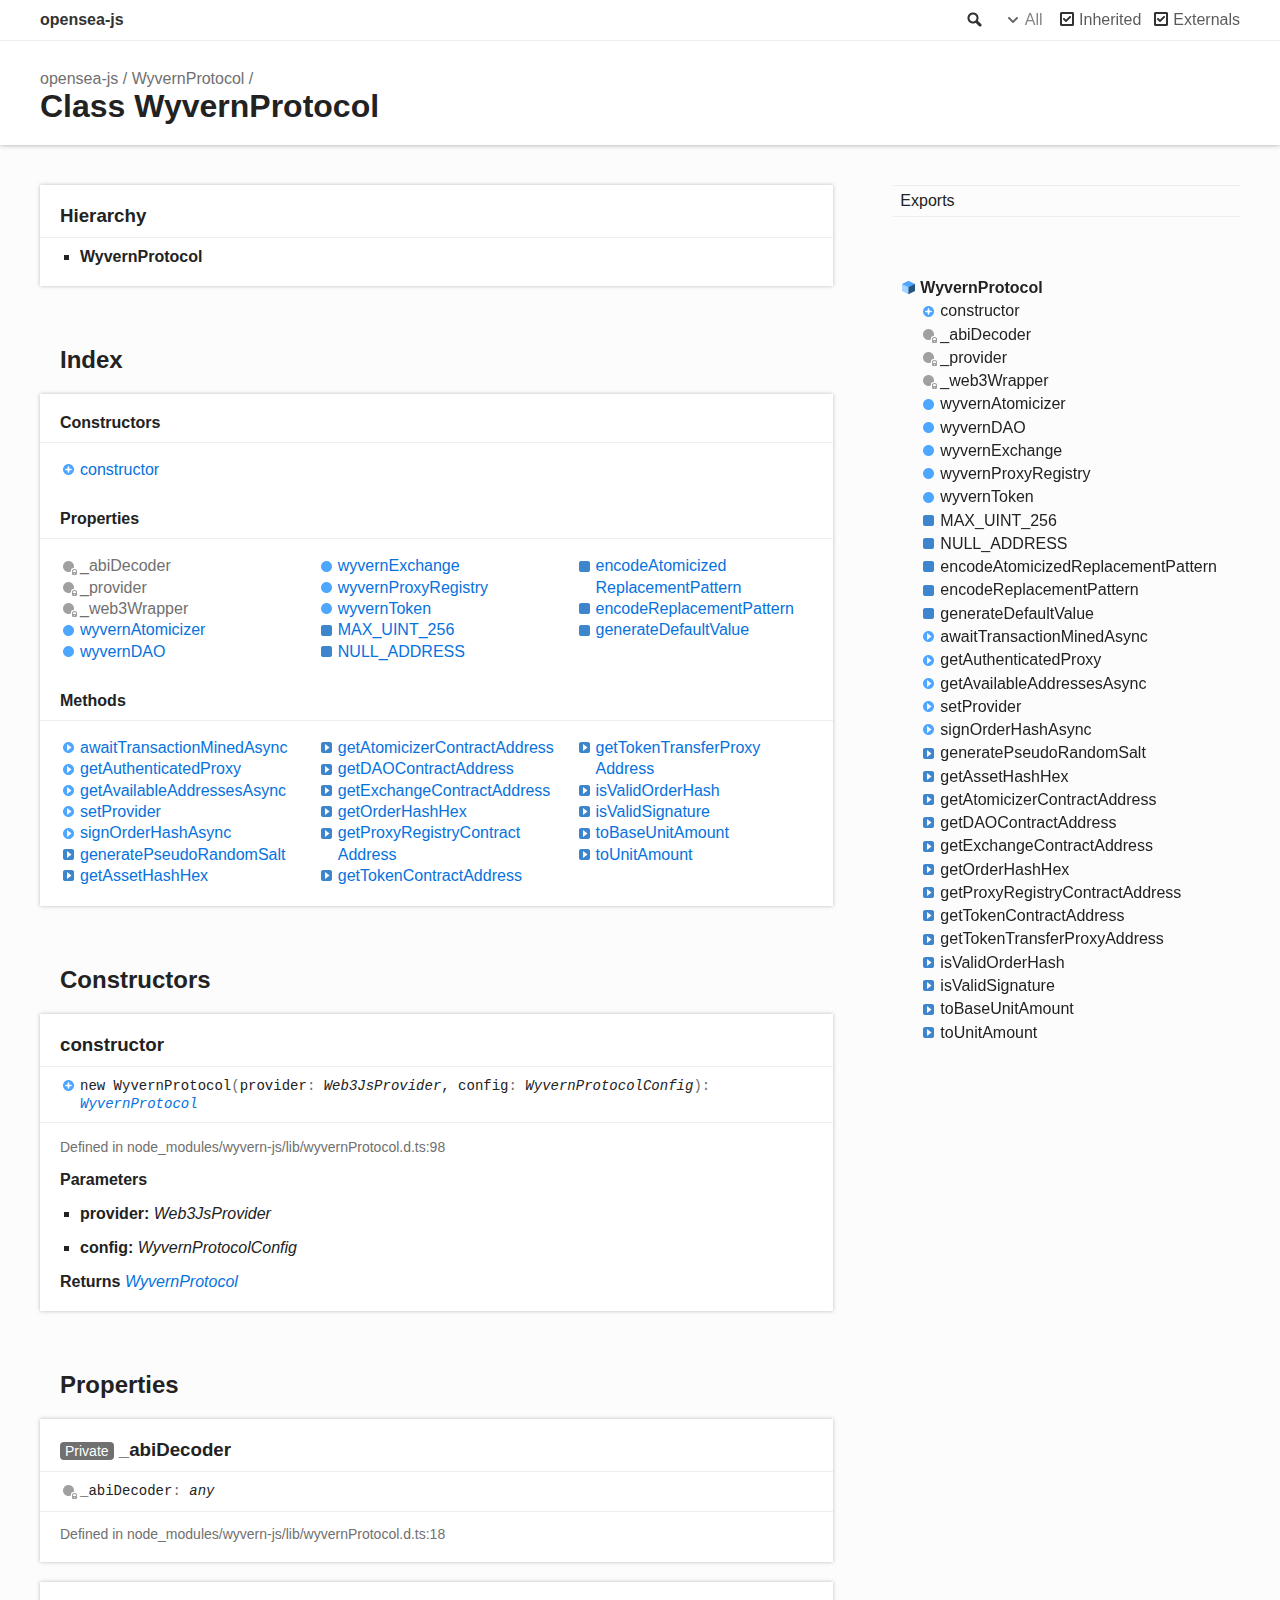
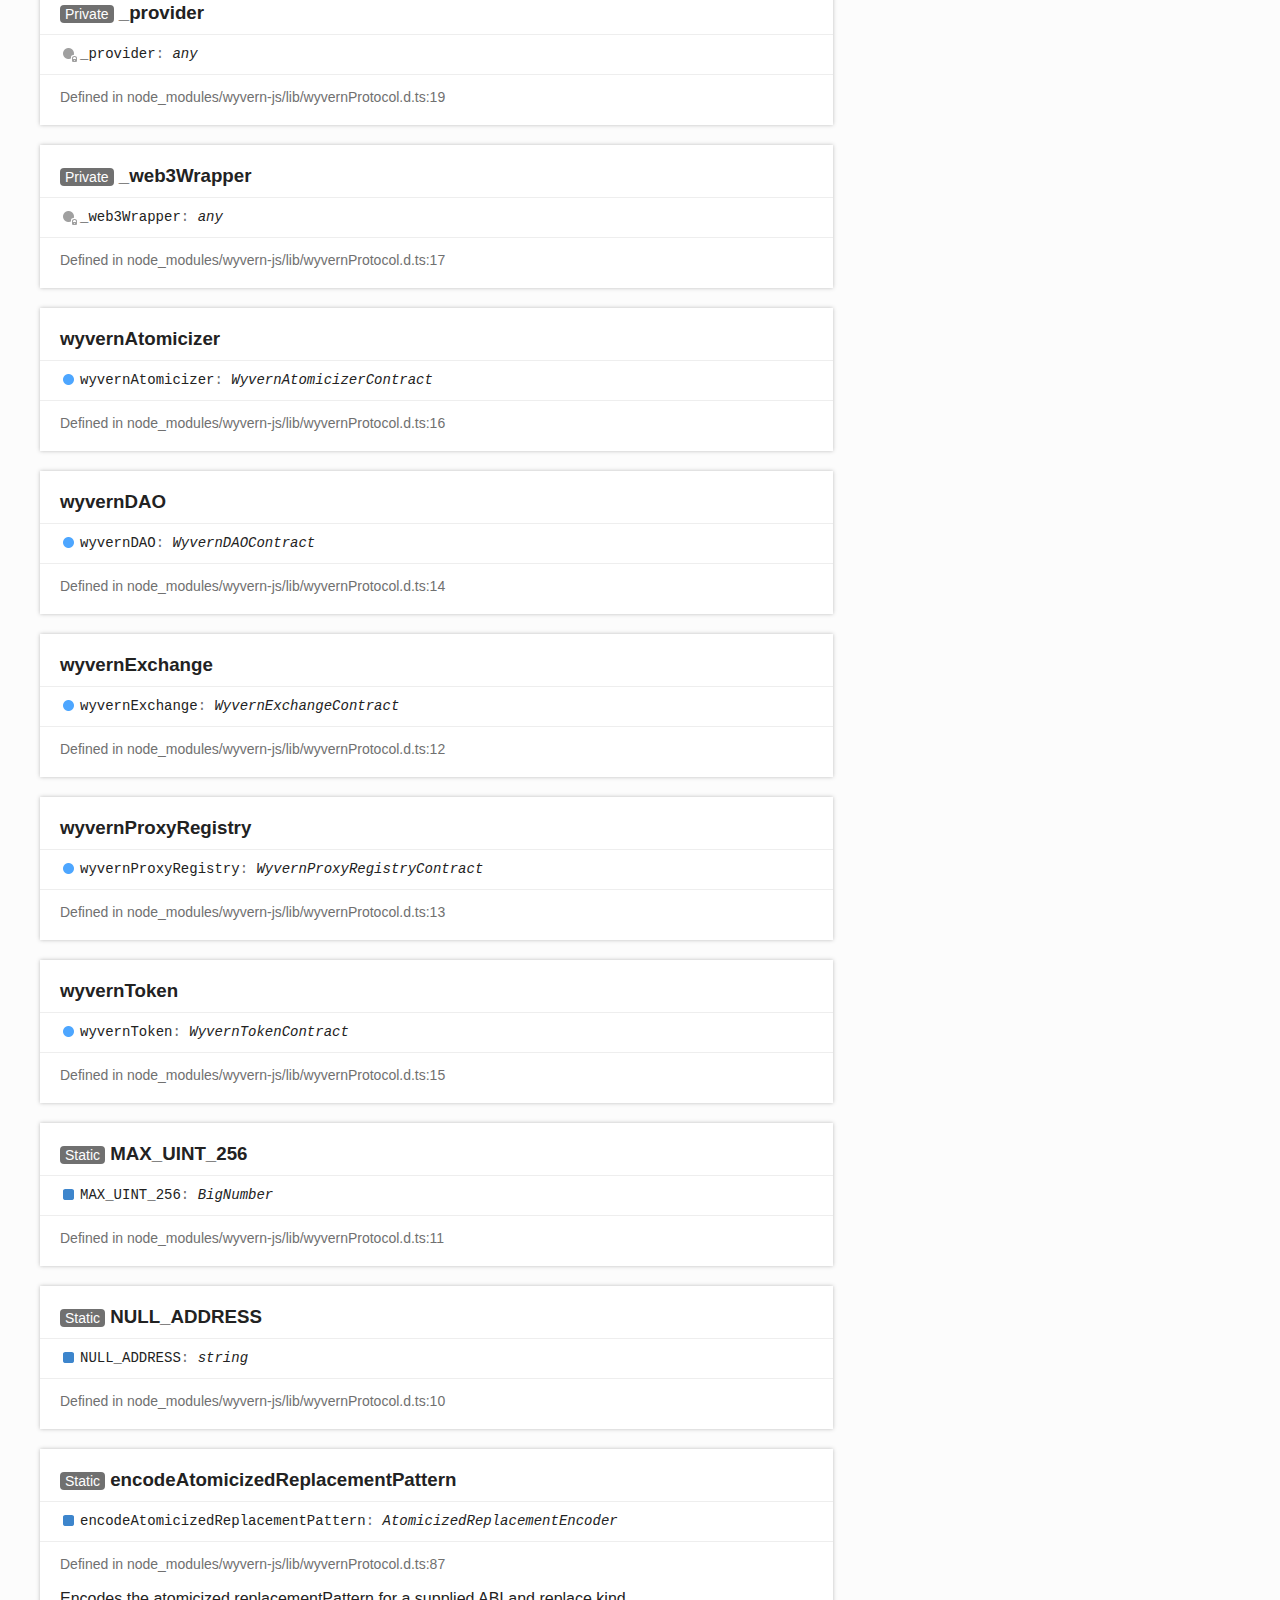
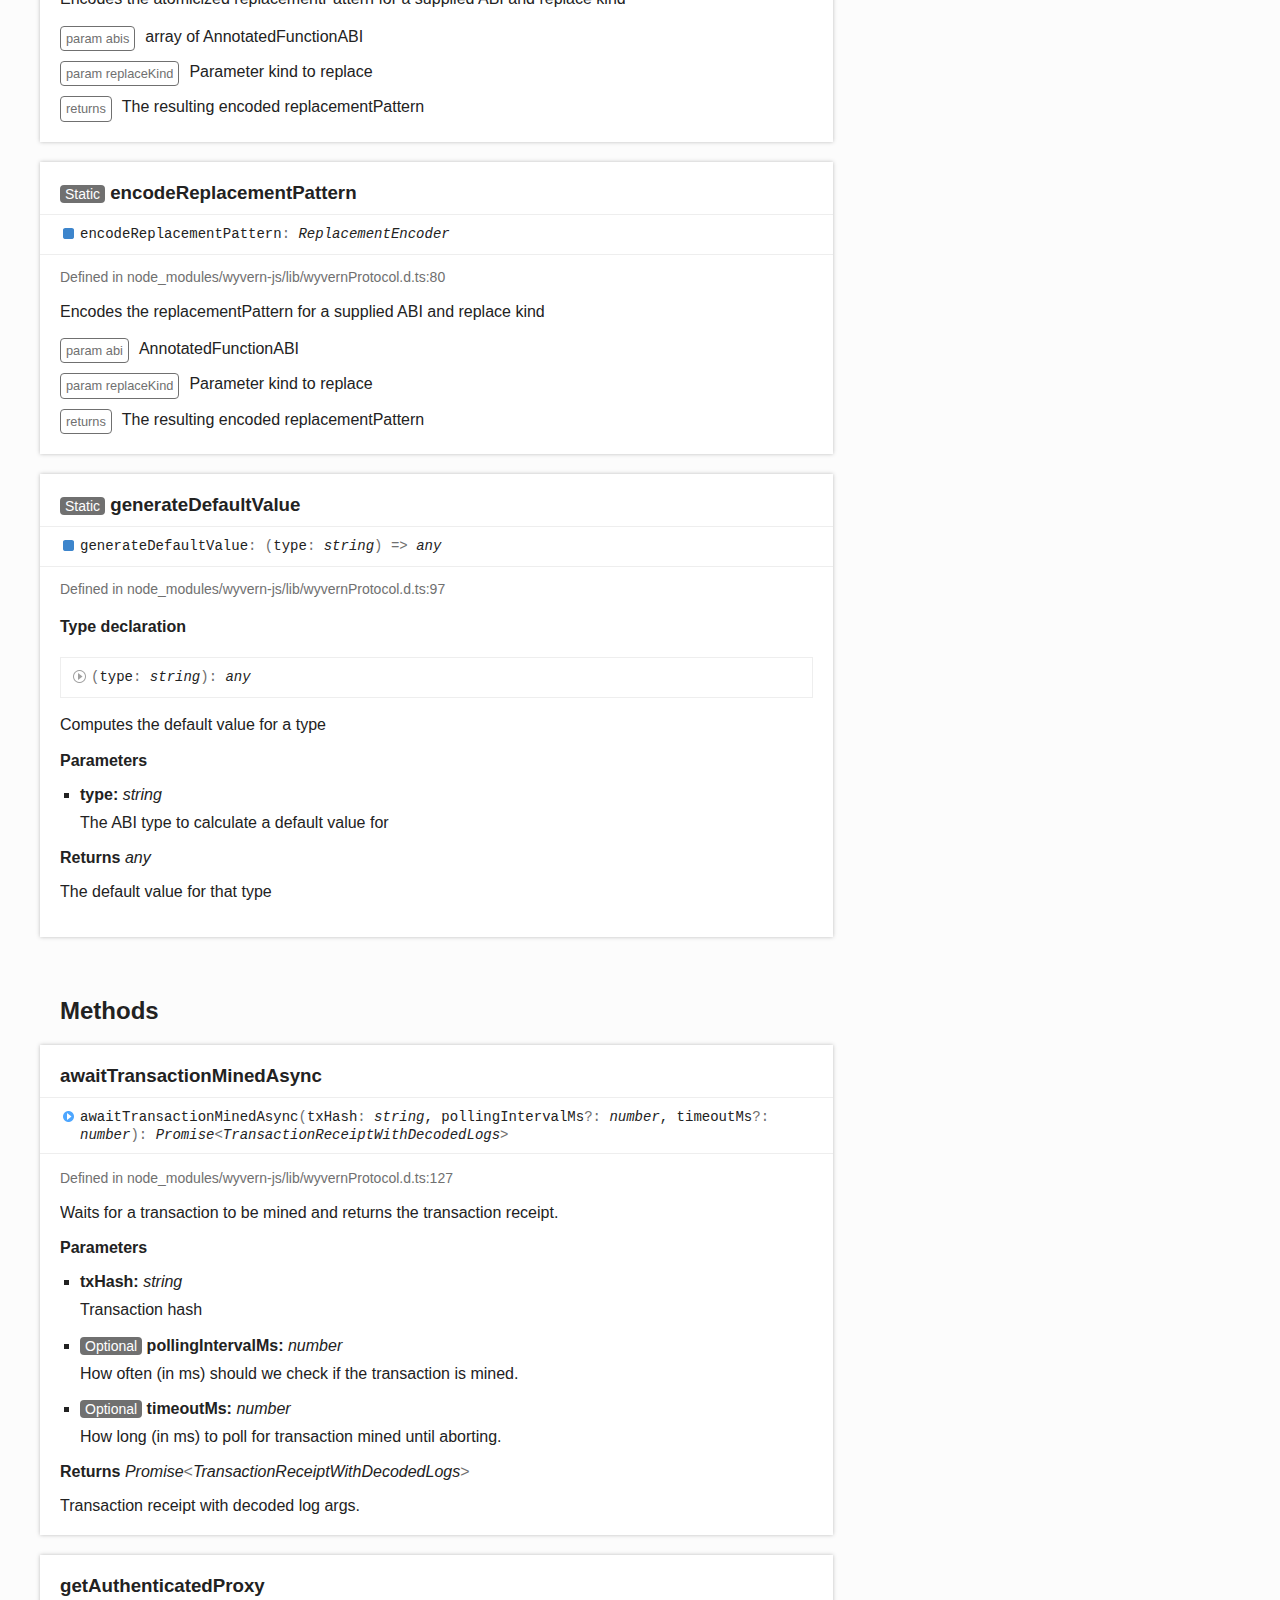
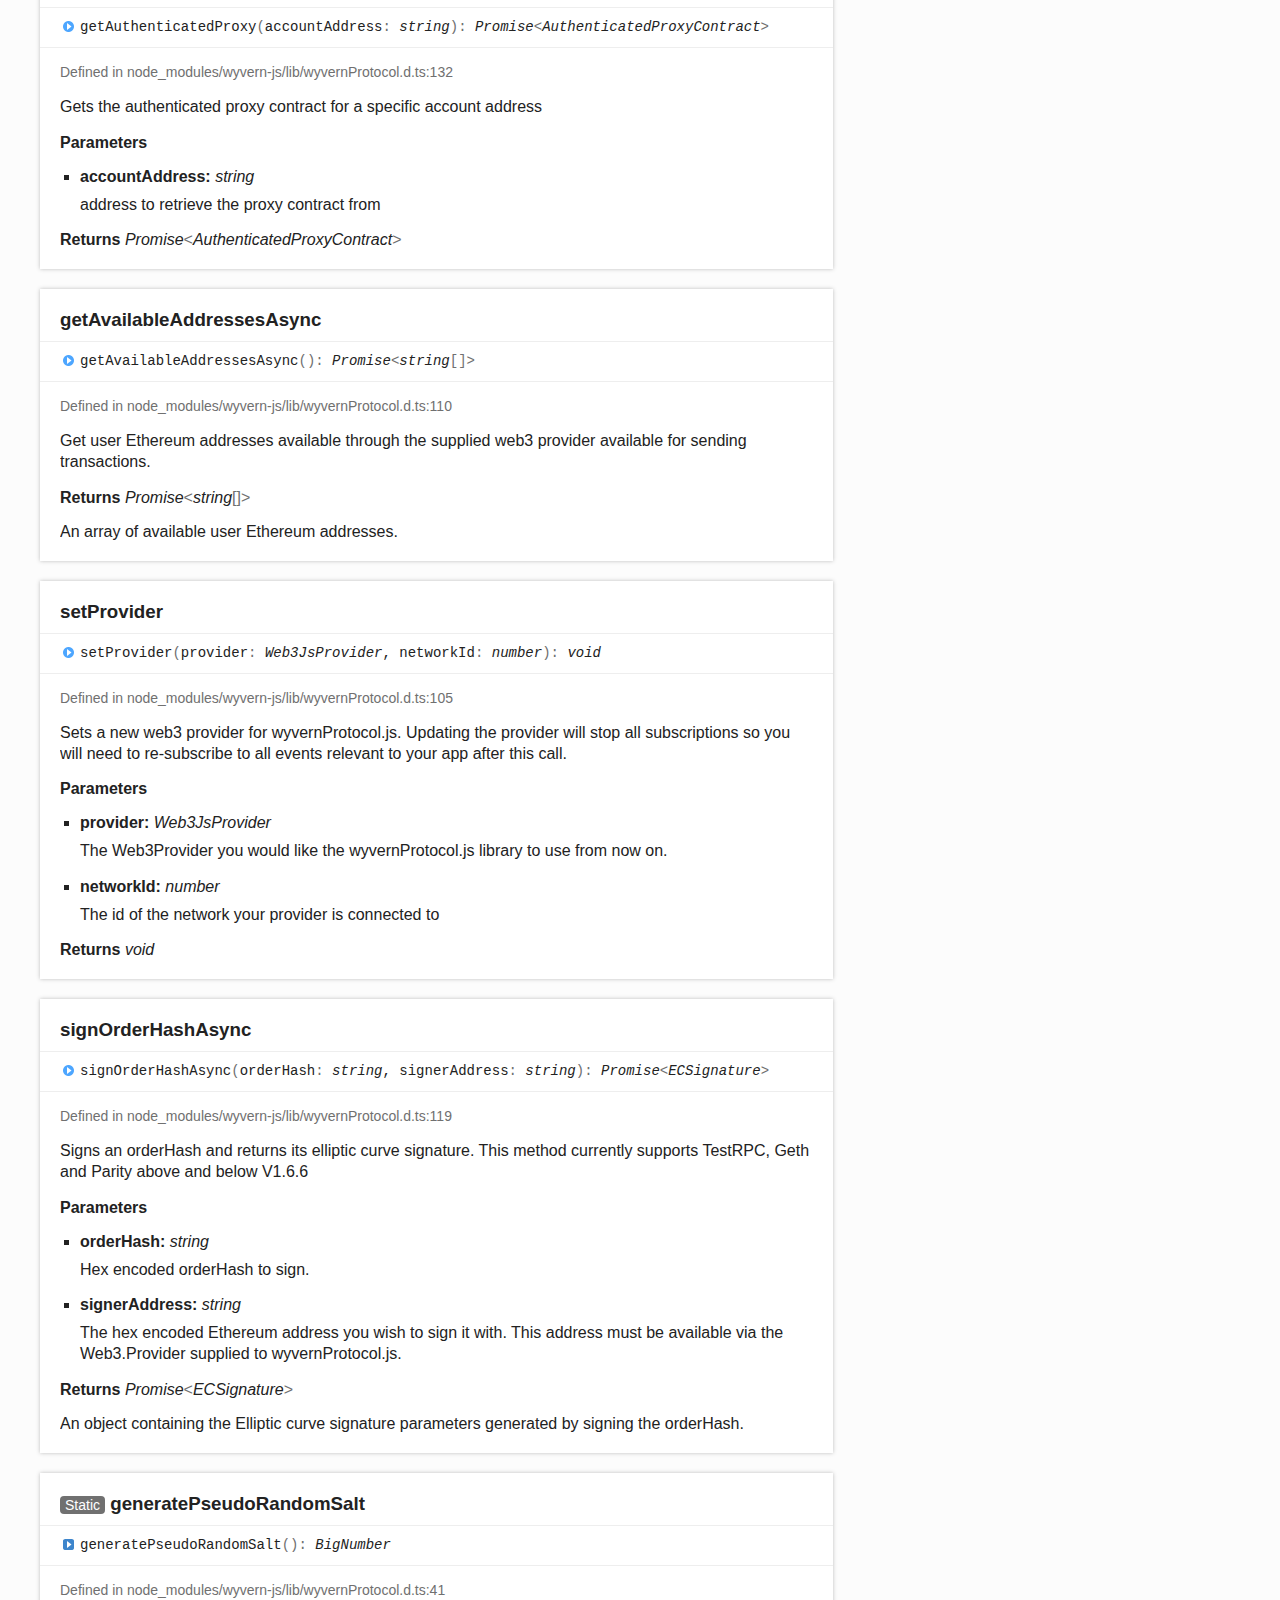
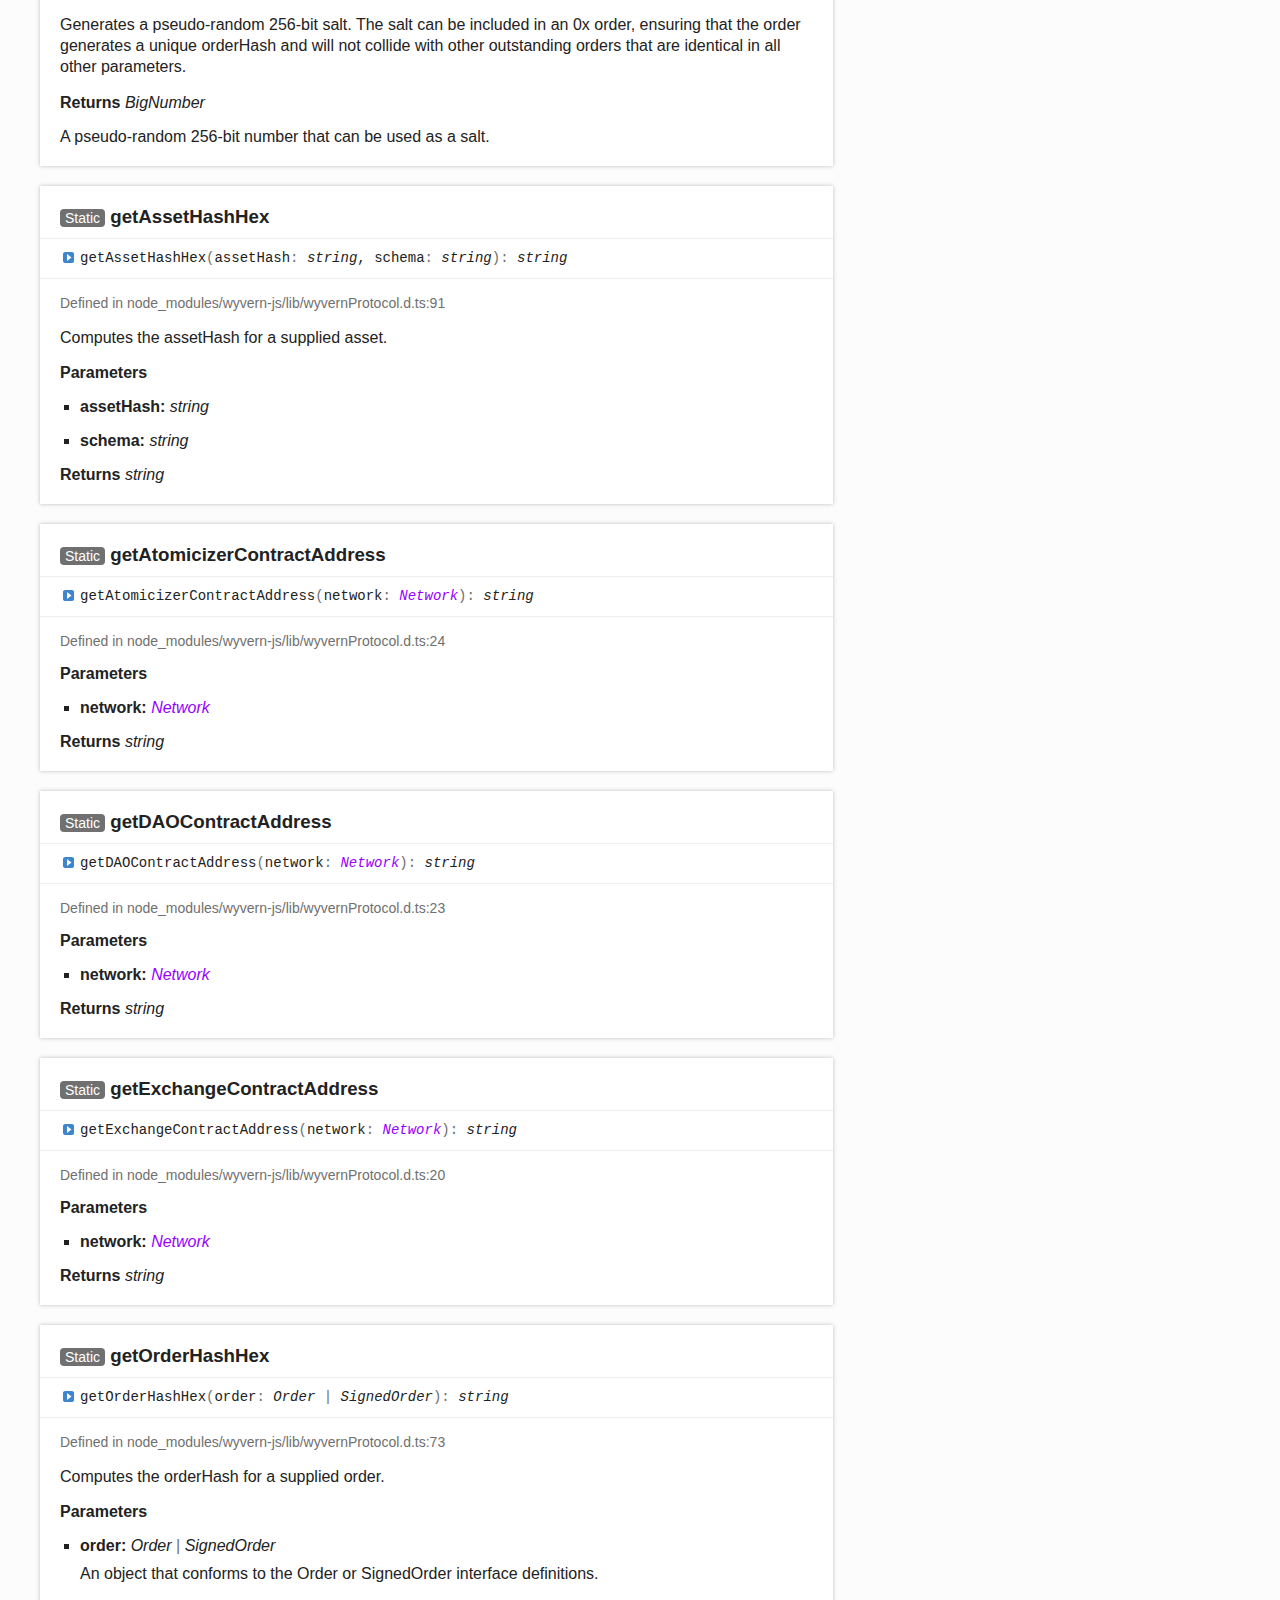
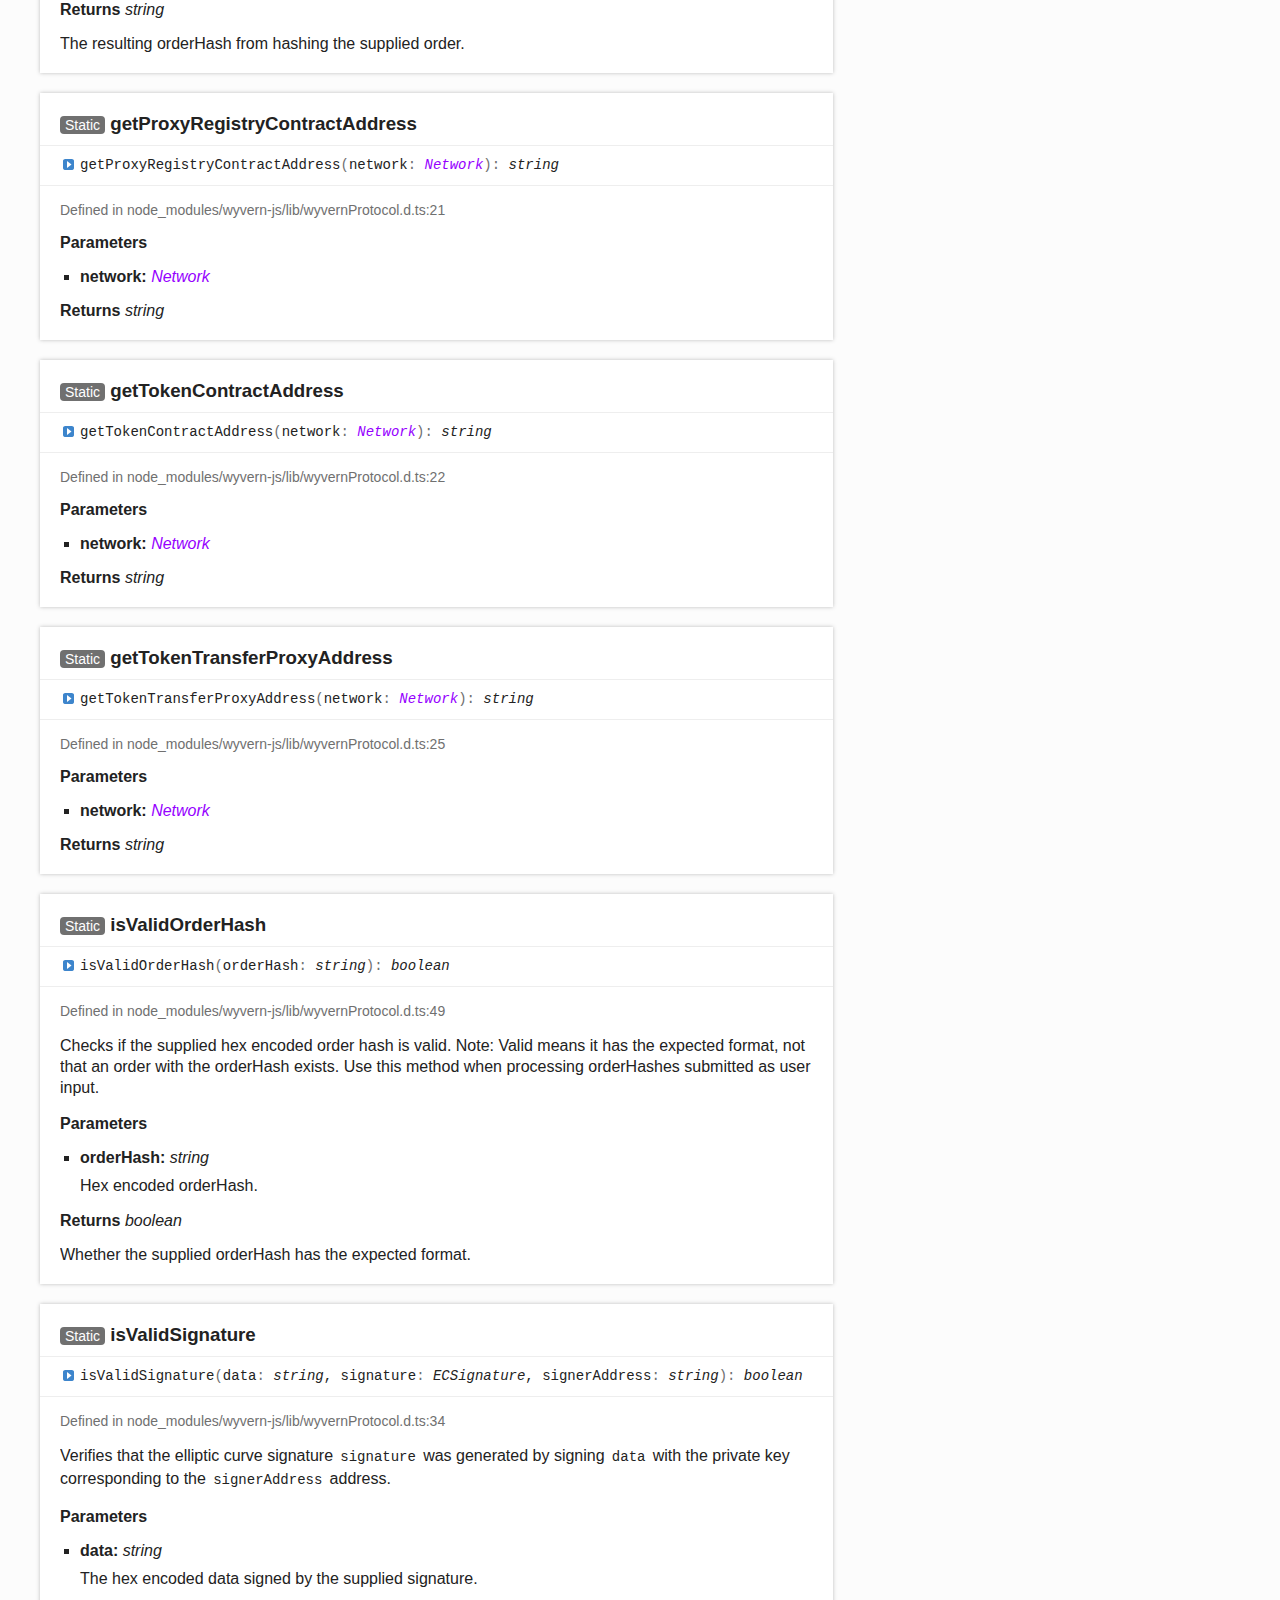
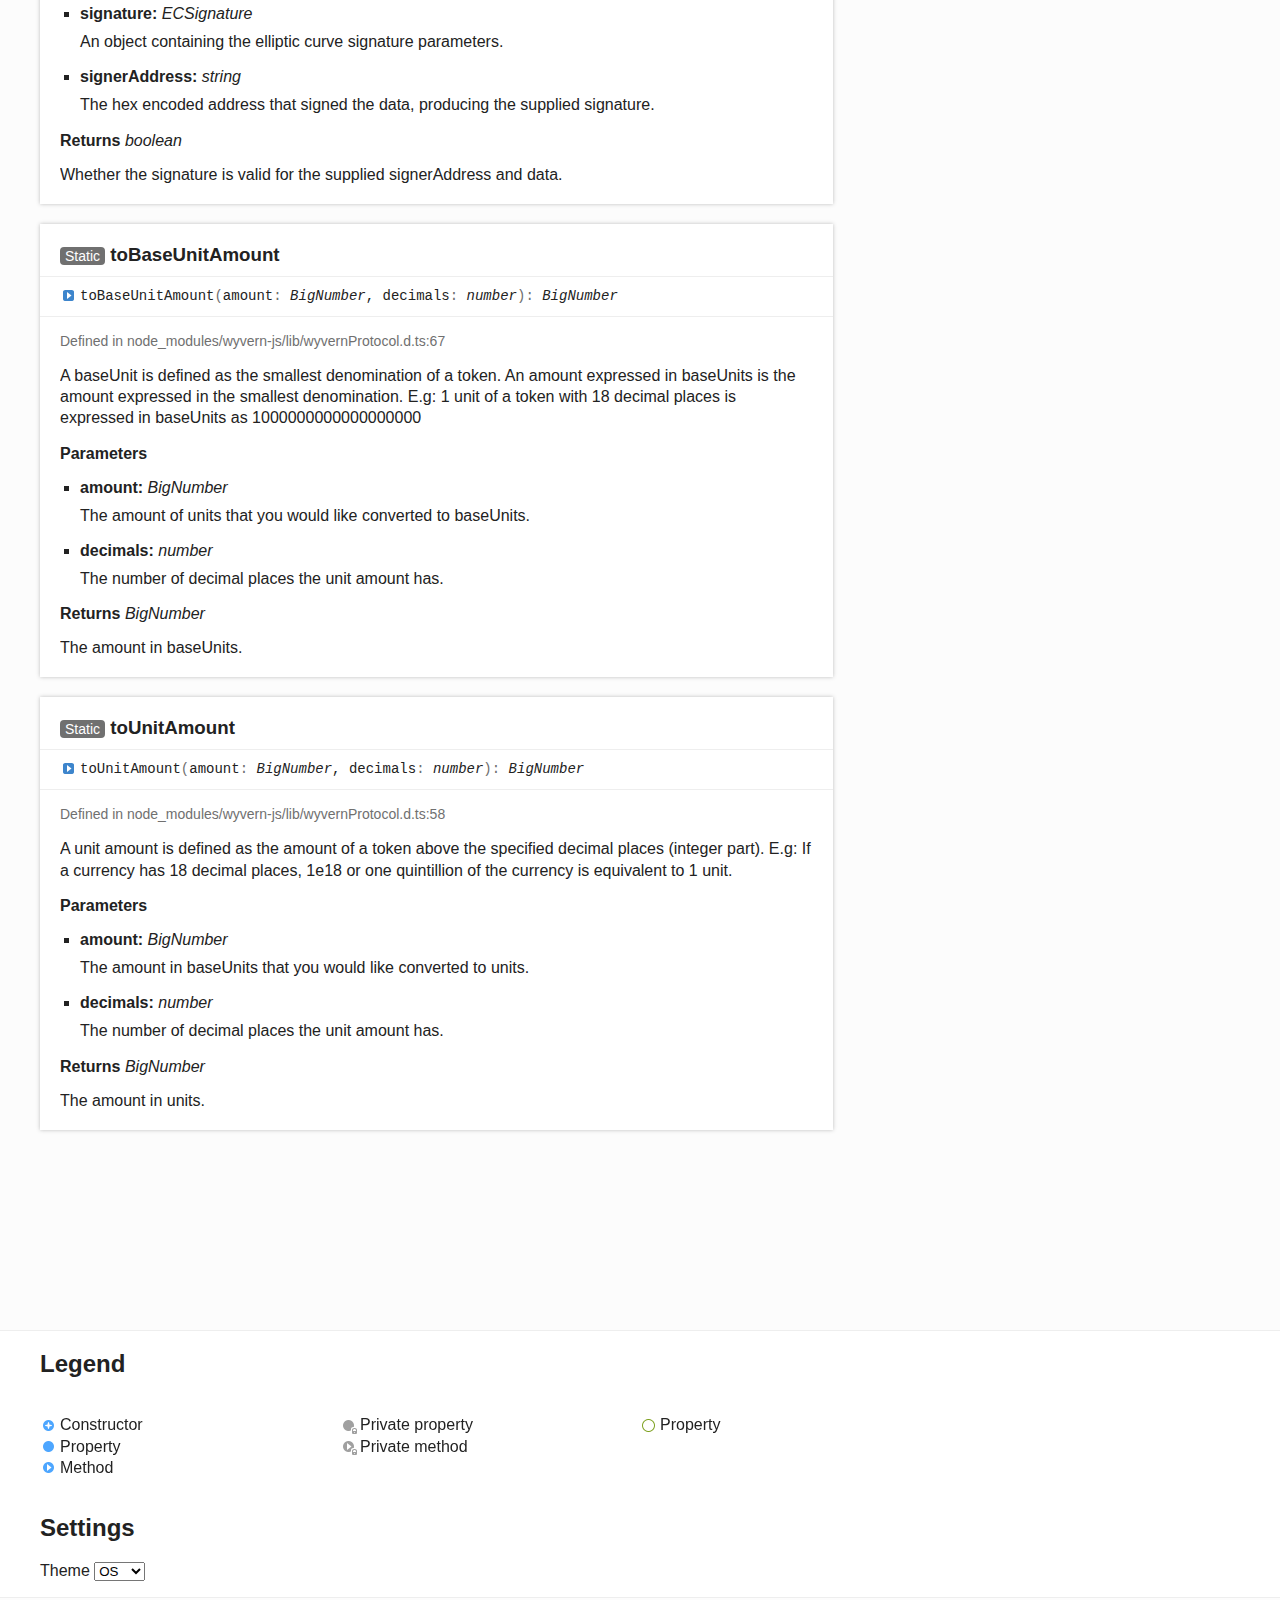
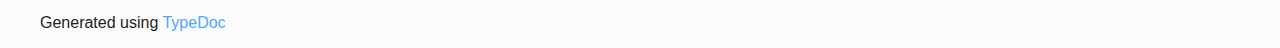
<file: classes/WyvernProtocol.html>
<!DOCTYPE html><html class="default"><head><meta charSet="utf-8"/><meta http-equiv="x-ua-compatible" content="IE=edge"/><title>WyvernProtocol | opensea-js</title><meta name="description" content="Documentation for opensea-js"/><meta name="viewport" content="width=device-width, initial-scale=1"/><link rel="stylesheet" href="../assets/style.css"/><link rel="stylesheet" href="../assets/highlight.css"/><script async src="../assets/search.js" id="search-script"></script></head><body><script>document.body.classList.add(localStorage.getItem("tsd-theme") || "os")</script><header><div class="tsd-page-toolbar"><div class="container"><div class="table-wrap"><div class="table-cell" id="tsd-search" data-base=".."><div class="field"><label for="tsd-search-field" class="tsd-widget search no-caption">Search</label><input type="text" id="tsd-search-field"/></div><ul class="results"><li class="state loading">Preparing search index...</li><li class="state failure">The search index is not available</li></ul><a href="../index.html" class="title">opensea-js</a></div><div class="table-cell" id="tsd-widgets"><div id="tsd-filter"><a href="#" class="tsd-widget options no-caption" data-toggle="options">Options</a><div class="tsd-filter-group"><div class="tsd-select" id="tsd-filter-visibility"><span class="tsd-select-label">All</span><ul class="tsd-select-list"><li data-value="public">Public</li><li data-value="protected">Public/Protected</li><li data-value="private" class="selected">All</li></ul></div> <input type="checkbox" id="tsd-filter-inherited" checked/><label class="tsd-widget" for="tsd-filter-inherited">Inherited</label><input type="checkbox" id="tsd-filter-externals" checked/><label class="tsd-widget" for="tsd-filter-externals">Externals</label></div></div><a href="#" class="tsd-widget menu no-caption" data-toggle="menu">Menu</a></div></div></div></div><div class="tsd-page-title"><div class="container"><ul class="tsd-breadcrumb"><li><a href="../modules.html">opensea-js</a></li><li><a href="WyvernProtocol.html">WyvernProtocol</a></li></ul><h1>Class WyvernProtocol</h1></div></div></header><div class="container container-main"><div class="row"><div class="col-8 col-content"><section class="tsd-panel tsd-hierarchy"><h3>Hierarchy</h3><ul class="tsd-hierarchy"><li><span class="target">WyvernProtocol</span></li></ul></section><section class="tsd-panel-group tsd-index-group"><h2>Index</h2><section class="tsd-panel tsd-index-panel"><div class="tsd-index-content"><section class="tsd-index-section tsd-is-external"><h3>Constructors</h3><ul class="tsd-index-list"><li class="tsd-kind-constructor tsd-parent-kind-class tsd-is-external"><a href="WyvernProtocol.html#constructor" class="tsd-kind-icon">constructor</a></li></ul></section><section class="tsd-index-section tsd-is-external"><h3>Properties</h3><ul class="tsd-index-list"><li class="tsd-kind-property tsd-parent-kind-class tsd-is-private tsd-is-external"><a href="WyvernProtocol.html#_abiDecoder" class="tsd-kind-icon">_abi<wbr/>Decoder</a></li><li class="tsd-kind-property tsd-parent-kind-class tsd-is-private tsd-is-external"><a href="WyvernProtocol.html#_provider" class="tsd-kind-icon">_provider</a></li><li class="tsd-kind-property tsd-parent-kind-class tsd-is-private tsd-is-external"><a href="WyvernProtocol.html#_web3Wrapper" class="tsd-kind-icon">_web3<wbr/>Wrapper</a></li><li class="tsd-kind-property tsd-parent-kind-class tsd-is-external"><a href="WyvernProtocol.html#wyvernAtomicizer" class="tsd-kind-icon">wyvern<wbr/>Atomicizer</a></li><li class="tsd-kind-property tsd-parent-kind-class tsd-is-external"><a href="WyvernProtocol.html#wyvernDAO" class="tsd-kind-icon">wyvernDAO</a></li><li class="tsd-kind-property tsd-parent-kind-class tsd-is-external"><a href="WyvernProtocol.html#wyvernExchange" class="tsd-kind-icon">wyvern<wbr/>Exchange</a></li><li class="tsd-kind-property tsd-parent-kind-class tsd-is-external"><a href="WyvernProtocol.html#wyvernProxyRegistry" class="tsd-kind-icon">wyvern<wbr/>Proxy<wbr/>Registry</a></li><li class="tsd-kind-property tsd-parent-kind-class tsd-is-external"><a href="WyvernProtocol.html#wyvernToken" class="tsd-kind-icon">wyvern<wbr/>Token</a></li><li class="tsd-kind-property tsd-parent-kind-class tsd-is-static tsd-is-external"><a href="WyvernProtocol.html#MAX_UINT_256" class="tsd-kind-icon">MAX_<wbr/>UINT_<wbr/>256</a></li><li class="tsd-kind-property tsd-parent-kind-class tsd-is-static tsd-is-external"><a href="WyvernProtocol.html#NULL_ADDRESS" class="tsd-kind-icon">NULL_<wbr/>ADDRESS</a></li><li class="tsd-kind-property tsd-parent-kind-class tsd-is-static tsd-is-external"><a href="WyvernProtocol.html#encodeAtomicizedReplacementPattern" class="tsd-kind-icon">encode<wbr/>Atomicized<wbr/>Replacement<wbr/>Pattern</a></li><li class="tsd-kind-property tsd-parent-kind-class tsd-is-static tsd-is-external"><a href="WyvernProtocol.html#encodeReplacementPattern" class="tsd-kind-icon">encode<wbr/>Replacement<wbr/>Pattern</a></li><li class="tsd-kind-property tsd-parent-kind-class tsd-is-static tsd-is-external"><a href="WyvernProtocol.html#generateDefaultValue" class="tsd-kind-icon">generate<wbr/>Default<wbr/>Value</a></li></ul></section><section class="tsd-index-section tsd-is-external"><h3>Methods</h3><ul class="tsd-index-list"><li class="tsd-kind-method tsd-parent-kind-class tsd-is-external"><a href="WyvernProtocol.html#awaitTransactionMinedAsync" class="tsd-kind-icon">await<wbr/>Transaction<wbr/>Mined<wbr/>Async</a></li><li class="tsd-kind-method tsd-parent-kind-class tsd-is-external"><a href="WyvernProtocol.html#getAuthenticatedProxy" class="tsd-kind-icon">get<wbr/>Authenticated<wbr/>Proxy</a></li><li class="tsd-kind-method tsd-parent-kind-class tsd-is-external"><a href="WyvernProtocol.html#getAvailableAddressesAsync" class="tsd-kind-icon">get<wbr/>Available<wbr/>Addresses<wbr/>Async</a></li><li class="tsd-kind-method tsd-parent-kind-class tsd-is-external"><a href="WyvernProtocol.html#setProvider" class="tsd-kind-icon">set<wbr/>Provider</a></li><li class="tsd-kind-method tsd-parent-kind-class tsd-is-external"><a href="WyvernProtocol.html#signOrderHashAsync" class="tsd-kind-icon">sign<wbr/>Order<wbr/>Hash<wbr/>Async</a></li><li class="tsd-kind-method tsd-parent-kind-class tsd-is-static tsd-is-external"><a href="WyvernProtocol.html#generatePseudoRandomSalt" class="tsd-kind-icon">generate<wbr/>Pseudo<wbr/>Random<wbr/>Salt</a></li><li class="tsd-kind-method tsd-parent-kind-class tsd-is-static tsd-is-external"><a href="WyvernProtocol.html#getAssetHashHex" class="tsd-kind-icon">get<wbr/>Asset<wbr/>Hash<wbr/>Hex</a></li><li class="tsd-kind-method tsd-parent-kind-class tsd-is-static tsd-is-external"><a href="WyvernProtocol.html#getAtomicizerContractAddress" class="tsd-kind-icon">get<wbr/>Atomicizer<wbr/>Contract<wbr/>Address</a></li><li class="tsd-kind-method tsd-parent-kind-class tsd-is-static tsd-is-external"><a href="WyvernProtocol.html#getDAOContractAddress" class="tsd-kind-icon">getDAOContract<wbr/>Address</a></li><li class="tsd-kind-method tsd-parent-kind-class tsd-is-static tsd-is-external"><a href="WyvernProtocol.html#getExchangeContractAddress" class="tsd-kind-icon">get<wbr/>Exchange<wbr/>Contract<wbr/>Address</a></li><li class="tsd-kind-method tsd-parent-kind-class tsd-is-static tsd-is-external"><a href="WyvernProtocol.html#getOrderHashHex" class="tsd-kind-icon">get<wbr/>Order<wbr/>Hash<wbr/>Hex</a></li><li class="tsd-kind-method tsd-parent-kind-class tsd-is-static tsd-is-external"><a href="WyvernProtocol.html#getProxyRegistryContractAddress" class="tsd-kind-icon">get<wbr/>Proxy<wbr/>Registry<wbr/>Contract<wbr/>Address</a></li><li class="tsd-kind-method tsd-parent-kind-class tsd-is-static tsd-is-external"><a href="WyvernProtocol.html#getTokenContractAddress" class="tsd-kind-icon">get<wbr/>Token<wbr/>Contract<wbr/>Address</a></li><li class="tsd-kind-method tsd-parent-kind-class tsd-is-static tsd-is-external"><a href="WyvernProtocol.html#getTokenTransferProxyAddress" class="tsd-kind-icon">get<wbr/>Token<wbr/>Transfer<wbr/>Proxy<wbr/>Address</a></li><li class="tsd-kind-method tsd-parent-kind-class tsd-is-static tsd-is-external"><a href="WyvernProtocol.html#isValidOrderHash" class="tsd-kind-icon">is<wbr/>Valid<wbr/>Order<wbr/>Hash</a></li><li class="tsd-kind-method tsd-parent-kind-class tsd-is-static tsd-is-external"><a href="WyvernProtocol.html#isValidSignature" class="tsd-kind-icon">is<wbr/>Valid<wbr/>Signature</a></li><li class="tsd-kind-method tsd-parent-kind-class tsd-is-static tsd-is-external"><a href="WyvernProtocol.html#toBaseUnitAmount" class="tsd-kind-icon">to<wbr/>Base<wbr/>Unit<wbr/>Amount</a></li><li class="tsd-kind-method tsd-parent-kind-class tsd-is-static tsd-is-external"><a href="WyvernProtocol.html#toUnitAmount" class="tsd-kind-icon">to<wbr/>Unit<wbr/>Amount</a></li></ul></section></div></section></section><section class="tsd-panel-group tsd-member-group tsd-is-external"><h2>Constructors</h2><section class="tsd-panel tsd-member tsd-kind-constructor tsd-parent-kind-class tsd-is-external"><a id="constructor" class="tsd-anchor"></a><h3>constructor</h3><ul class="tsd-signatures tsd-kind-constructor tsd-parent-kind-class tsd-is-external"><li class="tsd-signature tsd-kind-icon">new <wbr/>Wyvern<wbr/>Protocol<span class="tsd-signature-symbol">(</span>provider<span class="tsd-signature-symbol">: </span><span class="tsd-signature-type">Web3JsProvider</span>, config<span class="tsd-signature-symbol">: </span><span class="tsd-signature-type">WyvernProtocolConfig</span><span class="tsd-signature-symbol">)</span><span class="tsd-signature-symbol">: </span><a href="WyvernProtocol.html" class="tsd-signature-type" data-tsd-kind="Class">WyvernProtocol</a></li></ul><ul class="tsd-descriptions"><li class="tsd-description"><aside class="tsd-sources"><ul><li>Defined in node_modules/wyvern-js/lib/wyvernProtocol.d.ts:98</li></ul></aside><h4 class="tsd-parameters-title">Parameters</h4><ul class="tsd-parameters"><li><h5>provider: <span class="tsd-signature-type">Web3JsProvider</span></h5></li><li><h5>config: <span class="tsd-signature-type">WyvernProtocolConfig</span></h5></li></ul><h4 class="tsd-returns-title">Returns <a href="WyvernProtocol.html" class="tsd-signature-type" data-tsd-kind="Class">WyvernProtocol</a></h4></li></ul></section></section><section class="tsd-panel-group tsd-member-group tsd-is-external"><h2>Properties</h2><section class="tsd-panel tsd-member tsd-kind-property tsd-parent-kind-class tsd-is-private tsd-is-external"><a id="_abiDecoder" class="tsd-anchor"></a><h3><span class="tsd-flag ts-flagPrivate">Private</span> _abi<wbr/>Decoder</h3><div class="tsd-signature tsd-kind-icon">_abi<wbr/>Decoder<span class="tsd-signature-symbol">:</span> <span class="tsd-signature-type">any</span></div><aside class="tsd-sources"><ul><li>Defined in node_modules/wyvern-js/lib/wyvernProtocol.d.ts:18</li></ul></aside></section><section class="tsd-panel tsd-member tsd-kind-property tsd-parent-kind-class tsd-is-private tsd-is-external"><a id="_provider" class="tsd-anchor"></a><h3><span class="tsd-flag ts-flagPrivate">Private</span> _provider</h3><div class="tsd-signature tsd-kind-icon">_provider<span class="tsd-signature-symbol">:</span> <span class="tsd-signature-type">any</span></div><aside class="tsd-sources"><ul><li>Defined in node_modules/wyvern-js/lib/wyvernProtocol.d.ts:19</li></ul></aside></section><section class="tsd-panel tsd-member tsd-kind-property tsd-parent-kind-class tsd-is-private tsd-is-external"><a id="_web3Wrapper" class="tsd-anchor"></a><h3><span class="tsd-flag ts-flagPrivate">Private</span> _web3<wbr/>Wrapper</h3><div class="tsd-signature tsd-kind-icon">_web3<wbr/>Wrapper<span class="tsd-signature-symbol">:</span> <span class="tsd-signature-type">any</span></div><aside class="tsd-sources"><ul><li>Defined in node_modules/wyvern-js/lib/wyvernProtocol.d.ts:17</li></ul></aside></section><section class="tsd-panel tsd-member tsd-kind-property tsd-parent-kind-class tsd-is-external"><a id="wyvernAtomicizer" class="tsd-anchor"></a><h3>wyvern<wbr/>Atomicizer</h3><div class="tsd-signature tsd-kind-icon">wyvern<wbr/>Atomicizer<span class="tsd-signature-symbol">:</span> <span class="tsd-signature-type">WyvernAtomicizerContract</span></div><aside class="tsd-sources"><ul><li>Defined in node_modules/wyvern-js/lib/wyvernProtocol.d.ts:16</li></ul></aside></section><section class="tsd-panel tsd-member tsd-kind-property tsd-parent-kind-class tsd-is-external"><a id="wyvernDAO" class="tsd-anchor"></a><h3>wyvernDAO</h3><div class="tsd-signature tsd-kind-icon">wyvernDAO<span class="tsd-signature-symbol">:</span> <span class="tsd-signature-type">WyvernDAOContract</span></div><aside class="tsd-sources"><ul><li>Defined in node_modules/wyvern-js/lib/wyvernProtocol.d.ts:14</li></ul></aside></section><section class="tsd-panel tsd-member tsd-kind-property tsd-parent-kind-class tsd-is-external"><a id="wyvernExchange" class="tsd-anchor"></a><h3>wyvern<wbr/>Exchange</h3><div class="tsd-signature tsd-kind-icon">wyvern<wbr/>Exchange<span class="tsd-signature-symbol">:</span> <span class="tsd-signature-type">WyvernExchangeContract</span></div><aside class="tsd-sources"><ul><li>Defined in node_modules/wyvern-js/lib/wyvernProtocol.d.ts:12</li></ul></aside></section><section class="tsd-panel tsd-member tsd-kind-property tsd-parent-kind-class tsd-is-external"><a id="wyvernProxyRegistry" class="tsd-anchor"></a><h3>wyvern<wbr/>Proxy<wbr/>Registry</h3><div class="tsd-signature tsd-kind-icon">wyvern<wbr/>Proxy<wbr/>Registry<span class="tsd-signature-symbol">:</span> <span class="tsd-signature-type">WyvernProxyRegistryContract</span></div><aside class="tsd-sources"><ul><li>Defined in node_modules/wyvern-js/lib/wyvernProtocol.d.ts:13</li></ul></aside></section><section class="tsd-panel tsd-member tsd-kind-property tsd-parent-kind-class tsd-is-external"><a id="wyvernToken" class="tsd-anchor"></a><h3>wyvern<wbr/>Token</h3><div class="tsd-signature tsd-kind-icon">wyvern<wbr/>Token<span class="tsd-signature-symbol">:</span> <span class="tsd-signature-type">WyvernTokenContract</span></div><aside class="tsd-sources"><ul><li>Defined in node_modules/wyvern-js/lib/wyvernProtocol.d.ts:15</li></ul></aside></section><section class="tsd-panel tsd-member tsd-kind-property tsd-parent-kind-class tsd-is-static tsd-is-external"><a id="MAX_UINT_256" class="tsd-anchor"></a><h3><span class="tsd-flag ts-flagStatic">Static</span> MAX_<wbr/>UINT_<wbr/>256</h3><div class="tsd-signature tsd-kind-icon">MAX_<wbr/>UINT_<wbr/>256<span class="tsd-signature-symbol">:</span> <span class="tsd-signature-type">BigNumber</span></div><aside class="tsd-sources"><ul><li>Defined in node_modules/wyvern-js/lib/wyvernProtocol.d.ts:11</li></ul></aside></section><section class="tsd-panel tsd-member tsd-kind-property tsd-parent-kind-class tsd-is-static tsd-is-external"><a id="NULL_ADDRESS" class="tsd-anchor"></a><h3><span class="tsd-flag ts-flagStatic">Static</span> NULL_<wbr/>ADDRESS</h3><div class="tsd-signature tsd-kind-icon">NULL_<wbr/>ADDRESS<span class="tsd-signature-symbol">:</span> <span class="tsd-signature-type">string</span></div><aside class="tsd-sources"><ul><li>Defined in node_modules/wyvern-js/lib/wyvernProtocol.d.ts:10</li></ul></aside></section><section class="tsd-panel tsd-member tsd-kind-property tsd-parent-kind-class tsd-is-static tsd-is-external"><a id="encodeAtomicizedReplacementPattern" class="tsd-anchor"></a><h3><span class="tsd-flag ts-flagStatic">Static</span> encode<wbr/>Atomicized<wbr/>Replacement<wbr/>Pattern</h3><div class="tsd-signature tsd-kind-icon">encode<wbr/>Atomicized<wbr/>Replacement<wbr/>Pattern<span class="tsd-signature-symbol">:</span> <span class="tsd-signature-type">AtomicizedReplacementEncoder</span></div><aside class="tsd-sources"><ul><li>Defined in node_modules/wyvern-js/lib/wyvernProtocol.d.ts:87</li></ul></aside><div class="tsd-comment tsd-typography"><div class="lead">
<p>Encodes the atomicized replacementPattern for a supplied ABI and replace kind</p>
</div><dl class="tsd-comment-tags"><dt>param abis</dt><dd><p>array of AnnotatedFunctionABI</p>
</dd><dt>param replaceKind</dt><dd><p>Parameter kind to replace</p>
</dd><dt>returns</dt><dd><p>The resulting encoded replacementPattern</p>
</dd></dl></div></section><section class="tsd-panel tsd-member tsd-kind-property tsd-parent-kind-class tsd-is-static tsd-is-external"><a id="encodeReplacementPattern" class="tsd-anchor"></a><h3><span class="tsd-flag ts-flagStatic">Static</span> encode<wbr/>Replacement<wbr/>Pattern</h3><div class="tsd-signature tsd-kind-icon">encode<wbr/>Replacement<wbr/>Pattern<span class="tsd-signature-symbol">:</span> <span class="tsd-signature-type">ReplacementEncoder</span></div><aside class="tsd-sources"><ul><li>Defined in node_modules/wyvern-js/lib/wyvernProtocol.d.ts:80</li></ul></aside><div class="tsd-comment tsd-typography"><div class="lead">
<p>Encodes the replacementPattern for a supplied ABI and replace kind</p>
</div><dl class="tsd-comment-tags"><dt>param abi</dt><dd><p>AnnotatedFunctionABI</p>
</dd><dt>param replaceKind</dt><dd><p>Parameter kind to replace</p>
</dd><dt>returns</dt><dd><p>The resulting encoded replacementPattern</p>
</dd></dl></div></section><section class="tsd-panel tsd-member tsd-kind-property tsd-parent-kind-class tsd-is-static tsd-is-external"><a id="generateDefaultValue" class="tsd-anchor"></a><h3><span class="tsd-flag ts-flagStatic">Static</span> generate<wbr/>Default<wbr/>Value</h3><div class="tsd-signature tsd-kind-icon">generate<wbr/>Default<wbr/>Value<span class="tsd-signature-symbol">:</span> <span class="tsd-signature-symbol">(</span>type<span class="tsd-signature-symbol">: </span><span class="tsd-signature-type">string</span><span class="tsd-signature-symbol">)</span><span class="tsd-signature-symbol"> =&gt; </span><span class="tsd-signature-type">any</span></div><aside class="tsd-sources"><ul><li>Defined in node_modules/wyvern-js/lib/wyvernProtocol.d.ts:97</li></ul></aside><div class="tsd-type-declaration"><h4>Type declaration</h4><ul class="tsd-parameters"><li class="tsd-parameter-signature"><ul class="tsd-signatures tsd-kind-type-literal tsd-parent-kind-class tsd-is-external"><li class="tsd-signature tsd-kind-icon"><span class="tsd-signature-symbol">(</span>type<span class="tsd-signature-symbol">: </span><span class="tsd-signature-type">string</span><span class="tsd-signature-symbol">)</span><span class="tsd-signature-symbol">: </span><span class="tsd-signature-type">any</span></li></ul><ul class="tsd-descriptions"><li class="tsd-description"><div class="tsd-comment tsd-typography"><div class="lead">
<p>Computes the default value for a type</p>
</div></div><h4 class="tsd-parameters-title">Parameters</h4><ul class="tsd-parameters"><li><h5>type: <span class="tsd-signature-type">string</span></h5><div class="tsd-comment tsd-typography"><div class="lead">
<p>The ABI type to calculate a default value for</p>
</div></div></li></ul><h4 class="tsd-returns-title">Returns <span class="tsd-signature-type">any</span></h4><div><p>The default value for that type</p>
</div></li></ul></li></ul></div></section></section><section class="tsd-panel-group tsd-member-group tsd-is-external"><h2>Methods</h2><section class="tsd-panel tsd-member tsd-kind-method tsd-parent-kind-class tsd-is-external"><a id="awaitTransactionMinedAsync" class="tsd-anchor"></a><h3>await<wbr/>Transaction<wbr/>Mined<wbr/>Async</h3><ul class="tsd-signatures tsd-kind-method tsd-parent-kind-class tsd-is-external"><li class="tsd-signature tsd-kind-icon">await<wbr/>Transaction<wbr/>Mined<wbr/>Async<span class="tsd-signature-symbol">(</span>txHash<span class="tsd-signature-symbol">: </span><span class="tsd-signature-type">string</span>, pollingIntervalMs<span class="tsd-signature-symbol">?: </span><span class="tsd-signature-type">number</span>, timeoutMs<span class="tsd-signature-symbol">?: </span><span class="tsd-signature-type">number</span><span class="tsd-signature-symbol">)</span><span class="tsd-signature-symbol">: </span><span class="tsd-signature-type">Promise</span><span class="tsd-signature-symbol">&lt;</span><span class="tsd-signature-type">TransactionReceiptWithDecodedLogs</span><span class="tsd-signature-symbol">&gt;</span></li></ul><ul class="tsd-descriptions"><li class="tsd-description"><aside class="tsd-sources"><ul><li>Defined in node_modules/wyvern-js/lib/wyvernProtocol.d.ts:127</li></ul></aside><div class="tsd-comment tsd-typography"><div class="lead">
<p>Waits for a transaction to be mined and returns the transaction receipt.</p>
</div></div><h4 class="tsd-parameters-title">Parameters</h4><ul class="tsd-parameters"><li><h5>txHash: <span class="tsd-signature-type">string</span></h5><div class="tsd-comment tsd-typography"><div class="lead">
<p>Transaction hash</p>
</div></div></li><li><h5><span class="tsd-flag ts-flagOptional">Optional</span> pollingIntervalMs: <span class="tsd-signature-type">number</span></h5><div class="tsd-comment tsd-typography"><div class="lead">
<p>How often (in ms) should we check if the transaction is mined.</p>
</div></div></li><li><h5><span class="tsd-flag ts-flagOptional">Optional</span> timeoutMs: <span class="tsd-signature-type">number</span></h5><div class="tsd-comment tsd-typography"><div class="lead">
<p>How long (in ms) to poll for transaction mined until aborting.</p>
</div></div></li></ul><h4 class="tsd-returns-title">Returns <span class="tsd-signature-type">Promise</span><span class="tsd-signature-symbol">&lt;</span><span class="tsd-signature-type">TransactionReceiptWithDecodedLogs</span><span class="tsd-signature-symbol">&gt;</span></h4><div><p>Transaction receipt with decoded log args.</p>
</div></li></ul></section><section class="tsd-panel tsd-member tsd-kind-method tsd-parent-kind-class tsd-is-external"><a id="getAuthenticatedProxy" class="tsd-anchor"></a><h3>get<wbr/>Authenticated<wbr/>Proxy</h3><ul class="tsd-signatures tsd-kind-method tsd-parent-kind-class tsd-is-external"><li class="tsd-signature tsd-kind-icon">get<wbr/>Authenticated<wbr/>Proxy<span class="tsd-signature-symbol">(</span>accountAddress<span class="tsd-signature-symbol">: </span><span class="tsd-signature-type">string</span><span class="tsd-signature-symbol">)</span><span class="tsd-signature-symbol">: </span><span class="tsd-signature-type">Promise</span><span class="tsd-signature-symbol">&lt;</span><span class="tsd-signature-type">AuthenticatedProxyContract</span><span class="tsd-signature-symbol">&gt;</span></li></ul><ul class="tsd-descriptions"><li class="tsd-description"><aside class="tsd-sources"><ul><li>Defined in node_modules/wyvern-js/lib/wyvernProtocol.d.ts:132</li></ul></aside><div class="tsd-comment tsd-typography"><div class="lead">
<p>Gets the authenticated proxy contract for a specific account address</p>
</div></div><h4 class="tsd-parameters-title">Parameters</h4><ul class="tsd-parameters"><li><h5>accountAddress: <span class="tsd-signature-type">string</span></h5><div class="tsd-comment tsd-typography"><div class="lead">
<p>address to retrieve the proxy contract from</p>
</div></div></li></ul><h4 class="tsd-returns-title">Returns <span class="tsd-signature-type">Promise</span><span class="tsd-signature-symbol">&lt;</span><span class="tsd-signature-type">AuthenticatedProxyContract</span><span class="tsd-signature-symbol">&gt;</span></h4></li></ul></section><section class="tsd-panel tsd-member tsd-kind-method tsd-parent-kind-class tsd-is-external"><a id="getAvailableAddressesAsync" class="tsd-anchor"></a><h3>get<wbr/>Available<wbr/>Addresses<wbr/>Async</h3><ul class="tsd-signatures tsd-kind-method tsd-parent-kind-class tsd-is-external"><li class="tsd-signature tsd-kind-icon">get<wbr/>Available<wbr/>Addresses<wbr/>Async<span class="tsd-signature-symbol">(</span><span class="tsd-signature-symbol">)</span><span class="tsd-signature-symbol">: </span><span class="tsd-signature-type">Promise</span><span class="tsd-signature-symbol">&lt;</span><span class="tsd-signature-type">string</span><span class="tsd-signature-symbol">[]</span><span class="tsd-signature-symbol">&gt;</span></li></ul><ul class="tsd-descriptions"><li class="tsd-description"><aside class="tsd-sources"><ul><li>Defined in node_modules/wyvern-js/lib/wyvernProtocol.d.ts:110</li></ul></aside><div class="tsd-comment tsd-typography"><div class="lead">
<p>Get user Ethereum addresses available through the supplied web3 provider available for sending transactions.</p>
</div></div><h4 class="tsd-returns-title">Returns <span class="tsd-signature-type">Promise</span><span class="tsd-signature-symbol">&lt;</span><span class="tsd-signature-type">string</span><span class="tsd-signature-symbol">[]</span><span class="tsd-signature-symbol">&gt;</span></h4><div><p>An array of available user Ethereum addresses.</p>
</div></li></ul></section><section class="tsd-panel tsd-member tsd-kind-method tsd-parent-kind-class tsd-is-external"><a id="setProvider" class="tsd-anchor"></a><h3>set<wbr/>Provider</h3><ul class="tsd-signatures tsd-kind-method tsd-parent-kind-class tsd-is-external"><li class="tsd-signature tsd-kind-icon">set<wbr/>Provider<span class="tsd-signature-symbol">(</span>provider<span class="tsd-signature-symbol">: </span><span class="tsd-signature-type">Web3JsProvider</span>, networkId<span class="tsd-signature-symbol">: </span><span class="tsd-signature-type">number</span><span class="tsd-signature-symbol">)</span><span class="tsd-signature-symbol">: </span><span class="tsd-signature-type">void</span></li></ul><ul class="tsd-descriptions"><li class="tsd-description"><aside class="tsd-sources"><ul><li>Defined in node_modules/wyvern-js/lib/wyvernProtocol.d.ts:105</li></ul></aside><div class="tsd-comment tsd-typography"><div class="lead">
<p>Sets a new web3 provider for wyvernProtocol.js. Updating the provider will stop all
subscriptions so you will need to re-subscribe to all events relevant to your app after this call.</p>
</div></div><h4 class="tsd-parameters-title">Parameters</h4><ul class="tsd-parameters"><li><h5>provider: <span class="tsd-signature-type">Web3JsProvider</span></h5><div class="tsd-comment tsd-typography"><div class="lead">
<p>The Web3Provider you would like the wyvernProtocol.js library to use from now on.</p>
</div></div></li><li><h5>networkId: <span class="tsd-signature-type">number</span></h5><div class="tsd-comment tsd-typography"><div class="lead">
<p>The id of the network your provider is connected to</p>
</div></div></li></ul><h4 class="tsd-returns-title">Returns <span class="tsd-signature-type">void</span></h4></li></ul></section><section class="tsd-panel tsd-member tsd-kind-method tsd-parent-kind-class tsd-is-external"><a id="signOrderHashAsync" class="tsd-anchor"></a><h3>sign<wbr/>Order<wbr/>Hash<wbr/>Async</h3><ul class="tsd-signatures tsd-kind-method tsd-parent-kind-class tsd-is-external"><li class="tsd-signature tsd-kind-icon">sign<wbr/>Order<wbr/>Hash<wbr/>Async<span class="tsd-signature-symbol">(</span>orderHash<span class="tsd-signature-symbol">: </span><span class="tsd-signature-type">string</span>, signerAddress<span class="tsd-signature-symbol">: </span><span class="tsd-signature-type">string</span><span class="tsd-signature-symbol">)</span><span class="tsd-signature-symbol">: </span><span class="tsd-signature-type">Promise</span><span class="tsd-signature-symbol">&lt;</span><span class="tsd-signature-type">ECSignature</span><span class="tsd-signature-symbol">&gt;</span></li></ul><ul class="tsd-descriptions"><li class="tsd-description"><aside class="tsd-sources"><ul><li>Defined in node_modules/wyvern-js/lib/wyvernProtocol.d.ts:119</li></ul></aside><div class="tsd-comment tsd-typography"><div class="lead">
<p>Signs an orderHash and returns its elliptic curve signature.
This method currently supports TestRPC, Geth and Parity above and below V1.6.6</p>
</div></div><h4 class="tsd-parameters-title">Parameters</h4><ul class="tsd-parameters"><li><h5>orderHash: <span class="tsd-signature-type">string</span></h5><div class="tsd-comment tsd-typography"><div class="lead">
<p>Hex encoded orderHash to sign.</p>
</div></div></li><li><h5>signerAddress: <span class="tsd-signature-type">string</span></h5><div class="tsd-comment tsd-typography"><div class="lead">
<p>The hex encoded Ethereum address you wish to sign it with. This address
         must be available via the Web3.Provider supplied to wyvernProtocol.js.</p>
</div></div></li></ul><h4 class="tsd-returns-title">Returns <span class="tsd-signature-type">Promise</span><span class="tsd-signature-symbol">&lt;</span><span class="tsd-signature-type">ECSignature</span><span class="tsd-signature-symbol">&gt;</span></h4><div><p>An object containing the Elliptic curve signature parameters generated by signing the orderHash.</p>
</div></li></ul></section><section class="tsd-panel tsd-member tsd-kind-method tsd-parent-kind-class tsd-is-static tsd-is-external"><a id="generatePseudoRandomSalt" class="tsd-anchor"></a><h3><span class="tsd-flag ts-flagStatic">Static</span> generate<wbr/>Pseudo<wbr/>Random<wbr/>Salt</h3><ul class="tsd-signatures tsd-kind-method tsd-parent-kind-class tsd-is-static tsd-is-external"><li class="tsd-signature tsd-kind-icon">generate<wbr/>Pseudo<wbr/>Random<wbr/>Salt<span class="tsd-signature-symbol">(</span><span class="tsd-signature-symbol">)</span><span class="tsd-signature-symbol">: </span><span class="tsd-signature-type">BigNumber</span></li></ul><ul class="tsd-descriptions"><li class="tsd-description"><aside class="tsd-sources"><ul><li>Defined in node_modules/wyvern-js/lib/wyvernProtocol.d.ts:41</li></ul></aside><div class="tsd-comment tsd-typography"><div class="lead">
<p>Generates a pseudo-random 256-bit salt.
The salt can be included in an 0x order, ensuring that the order generates a unique orderHash
and will not collide with other outstanding orders that are identical in all other parameters.</p>
</div></div><h4 class="tsd-returns-title">Returns <span class="tsd-signature-type">BigNumber</span></h4><div><p>A pseudo-random 256-bit number that can be used as a salt.</p>
</div></li></ul></section><section class="tsd-panel tsd-member tsd-kind-method tsd-parent-kind-class tsd-is-static tsd-is-external"><a id="getAssetHashHex" class="tsd-anchor"></a><h3><span class="tsd-flag ts-flagStatic">Static</span> get<wbr/>Asset<wbr/>Hash<wbr/>Hex</h3><ul class="tsd-signatures tsd-kind-method tsd-parent-kind-class tsd-is-static tsd-is-external"><li class="tsd-signature tsd-kind-icon">get<wbr/>Asset<wbr/>Hash<wbr/>Hex<span class="tsd-signature-symbol">(</span>assetHash<span class="tsd-signature-symbol">: </span><span class="tsd-signature-type">string</span>, schema<span class="tsd-signature-symbol">: </span><span class="tsd-signature-type">string</span><span class="tsd-signature-symbol">)</span><span class="tsd-signature-symbol">: </span><span class="tsd-signature-type">string</span></li></ul><ul class="tsd-descriptions"><li class="tsd-description"><aside class="tsd-sources"><ul><li>Defined in node_modules/wyvern-js/lib/wyvernProtocol.d.ts:91</li></ul></aside><div class="tsd-comment tsd-typography"><div class="lead">
<p>Computes the assetHash for a supplied asset.</p>
</div></div><h4 class="tsd-parameters-title">Parameters</h4><ul class="tsd-parameters"><li><h5>assetHash: <span class="tsd-signature-type">string</span></h5></li><li><h5>schema: <span class="tsd-signature-type">string</span></h5></li></ul><h4 class="tsd-returns-title">Returns <span class="tsd-signature-type">string</span></h4></li></ul></section><section class="tsd-panel tsd-member tsd-kind-method tsd-parent-kind-class tsd-is-static tsd-is-external"><a id="getAtomicizerContractAddress" class="tsd-anchor"></a><h3><span class="tsd-flag ts-flagStatic">Static</span> get<wbr/>Atomicizer<wbr/>Contract<wbr/>Address</h3><ul class="tsd-signatures tsd-kind-method tsd-parent-kind-class tsd-is-static tsd-is-external"><li class="tsd-signature tsd-kind-icon">get<wbr/>Atomicizer<wbr/>Contract<wbr/>Address<span class="tsd-signature-symbol">(</span>network<span class="tsd-signature-symbol">: </span><a href="../enums/Network.html" class="tsd-signature-type" data-tsd-kind="Enumeration">Network</a><span class="tsd-signature-symbol">)</span><span class="tsd-signature-symbol">: </span><span class="tsd-signature-type">string</span></li></ul><ul class="tsd-descriptions"><li class="tsd-description"><aside class="tsd-sources"><ul><li>Defined in node_modules/wyvern-js/lib/wyvernProtocol.d.ts:24</li></ul></aside><h4 class="tsd-parameters-title">Parameters</h4><ul class="tsd-parameters"><li><h5>network: <a href="../enums/Network.html" class="tsd-signature-type" data-tsd-kind="Enumeration">Network</a></h5></li></ul><h4 class="tsd-returns-title">Returns <span class="tsd-signature-type">string</span></h4></li></ul></section><section class="tsd-panel tsd-member tsd-kind-method tsd-parent-kind-class tsd-is-static tsd-is-external"><a id="getDAOContractAddress" class="tsd-anchor"></a><h3><span class="tsd-flag ts-flagStatic">Static</span> getDAOContract<wbr/>Address</h3><ul class="tsd-signatures tsd-kind-method tsd-parent-kind-class tsd-is-static tsd-is-external"><li class="tsd-signature tsd-kind-icon">getDAOContract<wbr/>Address<span class="tsd-signature-symbol">(</span>network<span class="tsd-signature-symbol">: </span><a href="../enums/Network.html" class="tsd-signature-type" data-tsd-kind="Enumeration">Network</a><span class="tsd-signature-symbol">)</span><span class="tsd-signature-symbol">: </span><span class="tsd-signature-type">string</span></li></ul><ul class="tsd-descriptions"><li class="tsd-description"><aside class="tsd-sources"><ul><li>Defined in node_modules/wyvern-js/lib/wyvernProtocol.d.ts:23</li></ul></aside><h4 class="tsd-parameters-title">Parameters</h4><ul class="tsd-parameters"><li><h5>network: <a href="../enums/Network.html" class="tsd-signature-type" data-tsd-kind="Enumeration">Network</a></h5></li></ul><h4 class="tsd-returns-title">Returns <span class="tsd-signature-type">string</span></h4></li></ul></section><section class="tsd-panel tsd-member tsd-kind-method tsd-parent-kind-class tsd-is-static tsd-is-external"><a id="getExchangeContractAddress" class="tsd-anchor"></a><h3><span class="tsd-flag ts-flagStatic">Static</span> get<wbr/>Exchange<wbr/>Contract<wbr/>Address</h3><ul class="tsd-signatures tsd-kind-method tsd-parent-kind-class tsd-is-static tsd-is-external"><li class="tsd-signature tsd-kind-icon">get<wbr/>Exchange<wbr/>Contract<wbr/>Address<span class="tsd-signature-symbol">(</span>network<span class="tsd-signature-symbol">: </span><a href="../enums/Network.html" class="tsd-signature-type" data-tsd-kind="Enumeration">Network</a><span class="tsd-signature-symbol">)</span><span class="tsd-signature-symbol">: </span><span class="tsd-signature-type">string</span></li></ul><ul class="tsd-descriptions"><li class="tsd-description"><aside class="tsd-sources"><ul><li>Defined in node_modules/wyvern-js/lib/wyvernProtocol.d.ts:20</li></ul></aside><h4 class="tsd-parameters-title">Parameters</h4><ul class="tsd-parameters"><li><h5>network: <a href="../enums/Network.html" class="tsd-signature-type" data-tsd-kind="Enumeration">Network</a></h5></li></ul><h4 class="tsd-returns-title">Returns <span class="tsd-signature-type">string</span></h4></li></ul></section><section class="tsd-panel tsd-member tsd-kind-method tsd-parent-kind-class tsd-is-static tsd-is-external"><a id="getOrderHashHex" class="tsd-anchor"></a><h3><span class="tsd-flag ts-flagStatic">Static</span> get<wbr/>Order<wbr/>Hash<wbr/>Hex</h3><ul class="tsd-signatures tsd-kind-method tsd-parent-kind-class tsd-is-static tsd-is-external"><li class="tsd-signature tsd-kind-icon">get<wbr/>Order<wbr/>Hash<wbr/>Hex<span class="tsd-signature-symbol">(</span>order<span class="tsd-signature-symbol">: </span><span class="tsd-signature-type">Order</span><span class="tsd-signature-symbol"> | </span><span class="tsd-signature-type">SignedOrder</span><span class="tsd-signature-symbol">)</span><span class="tsd-signature-symbol">: </span><span class="tsd-signature-type">string</span></li></ul><ul class="tsd-descriptions"><li class="tsd-description"><aside class="tsd-sources"><ul><li>Defined in node_modules/wyvern-js/lib/wyvernProtocol.d.ts:73</li></ul></aside><div class="tsd-comment tsd-typography"><div class="lead">
<p>Computes the orderHash for a supplied order.</p>
</div></div><h4 class="tsd-parameters-title">Parameters</h4><ul class="tsd-parameters"><li><h5>order: <span class="tsd-signature-type">Order</span><span class="tsd-signature-symbol"> | </span><span class="tsd-signature-type">SignedOrder</span></h5><div class="tsd-comment tsd-typography"><div class="lead">
<p>An object that conforms to the Order or SignedOrder interface definitions.</p>
</div></div></li></ul><h4 class="tsd-returns-title">Returns <span class="tsd-signature-type">string</span></h4><div><p>The resulting orderHash from hashing the supplied order.</p>
</div></li></ul></section><section class="tsd-panel tsd-member tsd-kind-method tsd-parent-kind-class tsd-is-static tsd-is-external"><a id="getProxyRegistryContractAddress" class="tsd-anchor"></a><h3><span class="tsd-flag ts-flagStatic">Static</span> get<wbr/>Proxy<wbr/>Registry<wbr/>Contract<wbr/>Address</h3><ul class="tsd-signatures tsd-kind-method tsd-parent-kind-class tsd-is-static tsd-is-external"><li class="tsd-signature tsd-kind-icon">get<wbr/>Proxy<wbr/>Registry<wbr/>Contract<wbr/>Address<span class="tsd-signature-symbol">(</span>network<span class="tsd-signature-symbol">: </span><a href="../enums/Network.html" class="tsd-signature-type" data-tsd-kind="Enumeration">Network</a><span class="tsd-signature-symbol">)</span><span class="tsd-signature-symbol">: </span><span class="tsd-signature-type">string</span></li></ul><ul class="tsd-descriptions"><li class="tsd-description"><aside class="tsd-sources"><ul><li>Defined in node_modules/wyvern-js/lib/wyvernProtocol.d.ts:21</li></ul></aside><h4 class="tsd-parameters-title">Parameters</h4><ul class="tsd-parameters"><li><h5>network: <a href="../enums/Network.html" class="tsd-signature-type" data-tsd-kind="Enumeration">Network</a></h5></li></ul><h4 class="tsd-returns-title">Returns <span class="tsd-signature-type">string</span></h4></li></ul></section><section class="tsd-panel tsd-member tsd-kind-method tsd-parent-kind-class tsd-is-static tsd-is-external"><a id="getTokenContractAddress" class="tsd-anchor"></a><h3><span class="tsd-flag ts-flagStatic">Static</span> get<wbr/>Token<wbr/>Contract<wbr/>Address</h3><ul class="tsd-signatures tsd-kind-method tsd-parent-kind-class tsd-is-static tsd-is-external"><li class="tsd-signature tsd-kind-icon">get<wbr/>Token<wbr/>Contract<wbr/>Address<span class="tsd-signature-symbol">(</span>network<span class="tsd-signature-symbol">: </span><a href="../enums/Network.html" class="tsd-signature-type" data-tsd-kind="Enumeration">Network</a><span class="tsd-signature-symbol">)</span><span class="tsd-signature-symbol">: </span><span class="tsd-signature-type">string</span></li></ul><ul class="tsd-descriptions"><li class="tsd-description"><aside class="tsd-sources"><ul><li>Defined in node_modules/wyvern-js/lib/wyvernProtocol.d.ts:22</li></ul></aside><h4 class="tsd-parameters-title">Parameters</h4><ul class="tsd-parameters"><li><h5>network: <a href="../enums/Network.html" class="tsd-signature-type" data-tsd-kind="Enumeration">Network</a></h5></li></ul><h4 class="tsd-returns-title">Returns <span class="tsd-signature-type">string</span></h4></li></ul></section><section class="tsd-panel tsd-member tsd-kind-method tsd-parent-kind-class tsd-is-static tsd-is-external"><a id="getTokenTransferProxyAddress" class="tsd-anchor"></a><h3><span class="tsd-flag ts-flagStatic">Static</span> get<wbr/>Token<wbr/>Transfer<wbr/>Proxy<wbr/>Address</h3><ul class="tsd-signatures tsd-kind-method tsd-parent-kind-class tsd-is-static tsd-is-external"><li class="tsd-signature tsd-kind-icon">get<wbr/>Token<wbr/>Transfer<wbr/>Proxy<wbr/>Address<span class="tsd-signature-symbol">(</span>network<span class="tsd-signature-symbol">: </span><a href="../enums/Network.html" class="tsd-signature-type" data-tsd-kind="Enumeration">Network</a><span class="tsd-signature-symbol">)</span><span class="tsd-signature-symbol">: </span><span class="tsd-signature-type">string</span></li></ul><ul class="tsd-descriptions"><li class="tsd-description"><aside class="tsd-sources"><ul><li>Defined in node_modules/wyvern-js/lib/wyvernProtocol.d.ts:25</li></ul></aside><h4 class="tsd-parameters-title">Parameters</h4><ul class="tsd-parameters"><li><h5>network: <a href="../enums/Network.html" class="tsd-signature-type" data-tsd-kind="Enumeration">Network</a></h5></li></ul><h4 class="tsd-returns-title">Returns <span class="tsd-signature-type">string</span></h4></li></ul></section><section class="tsd-panel tsd-member tsd-kind-method tsd-parent-kind-class tsd-is-static tsd-is-external"><a id="isValidOrderHash" class="tsd-anchor"></a><h3><span class="tsd-flag ts-flagStatic">Static</span> is<wbr/>Valid<wbr/>Order<wbr/>Hash</h3><ul class="tsd-signatures tsd-kind-method tsd-parent-kind-class tsd-is-static tsd-is-external"><li class="tsd-signature tsd-kind-icon">is<wbr/>Valid<wbr/>Order<wbr/>Hash<span class="tsd-signature-symbol">(</span>orderHash<span class="tsd-signature-symbol">: </span><span class="tsd-signature-type">string</span><span class="tsd-signature-symbol">)</span><span class="tsd-signature-symbol">: </span><span class="tsd-signature-type">boolean</span></li></ul><ul class="tsd-descriptions"><li class="tsd-description"><aside class="tsd-sources"><ul><li>Defined in node_modules/wyvern-js/lib/wyvernProtocol.d.ts:49</li></ul></aside><div class="tsd-comment tsd-typography"><div class="lead">
<p>Checks if the supplied hex encoded order hash is valid.
Note: Valid means it has the expected format, not that an order with the orderHash exists.
Use this method when processing orderHashes submitted as user input.</p>
</div></div><h4 class="tsd-parameters-title">Parameters</h4><ul class="tsd-parameters"><li><h5>orderHash: <span class="tsd-signature-type">string</span></h5><div class="tsd-comment tsd-typography"><div class="lead">
<p>Hex encoded orderHash.</p>
</div></div></li></ul><h4 class="tsd-returns-title">Returns <span class="tsd-signature-type">boolean</span></h4><div><p>Whether the supplied orderHash has the expected format.</p>
</div></li></ul></section><section class="tsd-panel tsd-member tsd-kind-method tsd-parent-kind-class tsd-is-static tsd-is-external"><a id="isValidSignature" class="tsd-anchor"></a><h3><span class="tsd-flag ts-flagStatic">Static</span> is<wbr/>Valid<wbr/>Signature</h3><ul class="tsd-signatures tsd-kind-method tsd-parent-kind-class tsd-is-static tsd-is-external"><li class="tsd-signature tsd-kind-icon">is<wbr/>Valid<wbr/>Signature<span class="tsd-signature-symbol">(</span>data<span class="tsd-signature-symbol">: </span><span class="tsd-signature-type">string</span>, signature<span class="tsd-signature-symbol">: </span><span class="tsd-signature-type">ECSignature</span>, signerAddress<span class="tsd-signature-symbol">: </span><span class="tsd-signature-type">string</span><span class="tsd-signature-symbol">)</span><span class="tsd-signature-symbol">: </span><span class="tsd-signature-type">boolean</span></li></ul><ul class="tsd-descriptions"><li class="tsd-description"><aside class="tsd-sources"><ul><li>Defined in node_modules/wyvern-js/lib/wyvernProtocol.d.ts:34</li></ul></aside><div class="tsd-comment tsd-typography"><div class="lead">
<p>Verifies that the elliptic curve signature <code>signature</code> was generated
by signing <code>data</code> with the private key corresponding to the <code>signerAddress</code> address.</p>
</div></div><h4 class="tsd-parameters-title">Parameters</h4><ul class="tsd-parameters"><li><h5>data: <span class="tsd-signature-type">string</span></h5><div class="tsd-comment tsd-typography"><div class="lead">
<p>The hex encoded data signed by the supplied signature.</p>
</div></div></li><li><h5>signature: <span class="tsd-signature-type">ECSignature</span></h5><div class="tsd-comment tsd-typography"><div class="lead">
<p>An object containing the elliptic curve signature parameters.</p>
</div></div></li><li><h5>signerAddress: <span class="tsd-signature-type">string</span></h5><div class="tsd-comment tsd-typography"><div class="lead">
<p>The hex encoded address that signed the data, producing the supplied signature.</p>
</div></div></li></ul><h4 class="tsd-returns-title">Returns <span class="tsd-signature-type">boolean</span></h4><div><p>Whether the signature is valid for the supplied signerAddress and data.</p>
</div></li></ul></section><section class="tsd-panel tsd-member tsd-kind-method tsd-parent-kind-class tsd-is-static tsd-is-external"><a id="toBaseUnitAmount" class="tsd-anchor"></a><h3><span class="tsd-flag ts-flagStatic">Static</span> to<wbr/>Base<wbr/>Unit<wbr/>Amount</h3><ul class="tsd-signatures tsd-kind-method tsd-parent-kind-class tsd-is-static tsd-is-external"><li class="tsd-signature tsd-kind-icon">to<wbr/>Base<wbr/>Unit<wbr/>Amount<span class="tsd-signature-symbol">(</span>amount<span class="tsd-signature-symbol">: </span><span class="tsd-signature-type">BigNumber</span>, decimals<span class="tsd-signature-symbol">: </span><span class="tsd-signature-type">number</span><span class="tsd-signature-symbol">)</span><span class="tsd-signature-symbol">: </span><span class="tsd-signature-type">BigNumber</span></li></ul><ul class="tsd-descriptions"><li class="tsd-description"><aside class="tsd-sources"><ul><li>Defined in node_modules/wyvern-js/lib/wyvernProtocol.d.ts:67</li></ul></aside><div class="tsd-comment tsd-typography"><div class="lead">
<p>A baseUnit is defined as the smallest denomination of a token. An amount expressed in baseUnits
is the amount expressed in the smallest denomination.
E.g: 1 unit of a token with 18 decimal places is expressed in baseUnits as 1000000000000000000</p>
</div></div><h4 class="tsd-parameters-title">Parameters</h4><ul class="tsd-parameters"><li><h5>amount: <span class="tsd-signature-type">BigNumber</span></h5><div class="tsd-comment tsd-typography"><div class="lead">
<p>The amount of units that you would like converted to baseUnits.</p>
</div></div></li><li><h5>decimals: <span class="tsd-signature-type">number</span></h5><div class="tsd-comment tsd-typography"><div class="lead">
<p>The number of decimal places the unit amount has.</p>
</div></div></li></ul><h4 class="tsd-returns-title">Returns <span class="tsd-signature-type">BigNumber</span></h4><div><p>The amount in baseUnits.</p>
</div></li></ul></section><section class="tsd-panel tsd-member tsd-kind-method tsd-parent-kind-class tsd-is-static tsd-is-external"><a id="toUnitAmount" class="tsd-anchor"></a><h3><span class="tsd-flag ts-flagStatic">Static</span> to<wbr/>Unit<wbr/>Amount</h3><ul class="tsd-signatures tsd-kind-method tsd-parent-kind-class tsd-is-static tsd-is-external"><li class="tsd-signature tsd-kind-icon">to<wbr/>Unit<wbr/>Amount<span class="tsd-signature-symbol">(</span>amount<span class="tsd-signature-symbol">: </span><span class="tsd-signature-type">BigNumber</span>, decimals<span class="tsd-signature-symbol">: </span><span class="tsd-signature-type">number</span><span class="tsd-signature-symbol">)</span><span class="tsd-signature-symbol">: </span><span class="tsd-signature-type">BigNumber</span></li></ul><ul class="tsd-descriptions"><li class="tsd-description"><aside class="tsd-sources"><ul><li>Defined in node_modules/wyvern-js/lib/wyvernProtocol.d.ts:58</li></ul></aside><div class="tsd-comment tsd-typography"><div class="lead">
<p>A unit amount is defined as the amount of a token above the specified decimal places (integer part).
E.g: If a currency has 18 decimal places, 1e18 or one quintillion of the currency is equivalent
to 1 unit.</p>
</div></div><h4 class="tsd-parameters-title">Parameters</h4><ul class="tsd-parameters"><li><h5>amount: <span class="tsd-signature-type">BigNumber</span></h5><div class="tsd-comment tsd-typography"><div class="lead">
<p>The amount in baseUnits that you would like converted to units.</p>
</div></div></li><li><h5>decimals: <span class="tsd-signature-type">number</span></h5><div class="tsd-comment tsd-typography"><div class="lead">
<p>The number of decimal places the unit amount has.</p>
</div></div></li></ul><h4 class="tsd-returns-title">Returns <span class="tsd-signature-type">BigNumber</span></h4><div><p>The amount in units.</p>
</div></li></ul></section></section></div><div class="col-4 col-menu menu-sticky-wrap menu-highlight"><nav class="tsd-navigation primary"><ul><li class=""><a href="../modules.html">Exports</a></li></ul></nav><nav class="tsd-navigation secondary menu-sticky"><ul><li class="current tsd-kind-class tsd-is-external"><a href="WyvernProtocol.html" class="tsd-kind-icon">Wyvern<wbr/>Protocol</a><ul><li class="tsd-kind-constructor tsd-parent-kind-class tsd-is-external"><a href="WyvernProtocol.html#constructor" class="tsd-kind-icon">constructor</a></li><li class="tsd-kind-property tsd-parent-kind-class tsd-is-private tsd-is-external"><a href="WyvernProtocol.html#_abiDecoder" class="tsd-kind-icon">_abi<wbr/>Decoder</a></li><li class="tsd-kind-property tsd-parent-kind-class tsd-is-private tsd-is-external"><a href="WyvernProtocol.html#_provider" class="tsd-kind-icon">_provider</a></li><li class="tsd-kind-property tsd-parent-kind-class tsd-is-private tsd-is-external"><a href="WyvernProtocol.html#_web3Wrapper" class="tsd-kind-icon">_web3<wbr/>Wrapper</a></li><li class="tsd-kind-property tsd-parent-kind-class tsd-is-external"><a href="WyvernProtocol.html#wyvernAtomicizer" class="tsd-kind-icon">wyvern<wbr/>Atomicizer</a></li><li class="tsd-kind-property tsd-parent-kind-class tsd-is-external"><a href="WyvernProtocol.html#wyvernDAO" class="tsd-kind-icon">wyvernDAO</a></li><li class="tsd-kind-property tsd-parent-kind-class tsd-is-external"><a href="WyvernProtocol.html#wyvernExchange" class="tsd-kind-icon">wyvern<wbr/>Exchange</a></li><li class="tsd-kind-property tsd-parent-kind-class tsd-is-external"><a href="WyvernProtocol.html#wyvernProxyRegistry" class="tsd-kind-icon">wyvern<wbr/>Proxy<wbr/>Registry</a></li><li class="tsd-kind-property tsd-parent-kind-class tsd-is-external"><a href="WyvernProtocol.html#wyvernToken" class="tsd-kind-icon">wyvern<wbr/>Token</a></li><li class="tsd-kind-property tsd-parent-kind-class tsd-is-static tsd-is-external"><a href="WyvernProtocol.html#MAX_UINT_256" class="tsd-kind-icon">MAX_<wbr/>UINT_<wbr/>256</a></li><li class="tsd-kind-property tsd-parent-kind-class tsd-is-static tsd-is-external"><a href="WyvernProtocol.html#NULL_ADDRESS" class="tsd-kind-icon">NULL_<wbr/>ADDRESS</a></li><li class="tsd-kind-property tsd-parent-kind-class tsd-is-static tsd-is-external"><a href="WyvernProtocol.html#encodeAtomicizedReplacementPattern" class="tsd-kind-icon">encode<wbr/>Atomicized<wbr/>Replacement<wbr/>Pattern</a></li><li class="tsd-kind-property tsd-parent-kind-class tsd-is-static tsd-is-external"><a href="WyvernProtocol.html#encodeReplacementPattern" class="tsd-kind-icon">encode<wbr/>Replacement<wbr/>Pattern</a></li><li class="tsd-kind-property tsd-parent-kind-class tsd-is-static tsd-is-external"><a href="WyvernProtocol.html#generateDefaultValue" class="tsd-kind-icon">generate<wbr/>Default<wbr/>Value</a></li><li class="tsd-kind-method tsd-parent-kind-class tsd-is-external"><a href="WyvernProtocol.html#awaitTransactionMinedAsync" class="tsd-kind-icon">await<wbr/>Transaction<wbr/>Mined<wbr/>Async</a></li><li class="tsd-kind-method tsd-parent-kind-class tsd-is-external"><a href="WyvernProtocol.html#getAuthenticatedProxy" class="tsd-kind-icon">get<wbr/>Authenticated<wbr/>Proxy</a></li><li class="tsd-kind-method tsd-parent-kind-class tsd-is-external"><a href="WyvernProtocol.html#getAvailableAddressesAsync" class="tsd-kind-icon">get<wbr/>Available<wbr/>Addresses<wbr/>Async</a></li><li class="tsd-kind-method tsd-parent-kind-class tsd-is-external"><a href="WyvernProtocol.html#setProvider" class="tsd-kind-icon">set<wbr/>Provider</a></li><li class="tsd-kind-method tsd-parent-kind-class tsd-is-external"><a href="WyvernProtocol.html#signOrderHashAsync" class="tsd-kind-icon">sign<wbr/>Order<wbr/>Hash<wbr/>Async</a></li><li class="tsd-kind-method tsd-parent-kind-class tsd-is-static tsd-is-external"><a href="WyvernProtocol.html#generatePseudoRandomSalt" class="tsd-kind-icon">generate<wbr/>Pseudo<wbr/>Random<wbr/>Salt</a></li><li class="tsd-kind-method tsd-parent-kind-class tsd-is-static tsd-is-external"><a href="WyvernProtocol.html#getAssetHashHex" class="tsd-kind-icon">get<wbr/>Asset<wbr/>Hash<wbr/>Hex</a></li><li class="tsd-kind-method tsd-parent-kind-class tsd-is-static tsd-is-external"><a href="WyvernProtocol.html#getAtomicizerContractAddress" class="tsd-kind-icon">get<wbr/>Atomicizer<wbr/>Contract<wbr/>Address</a></li><li class="tsd-kind-method tsd-parent-kind-class tsd-is-static tsd-is-external"><a href="WyvernProtocol.html#getDAOContractAddress" class="tsd-kind-icon">getDAOContract<wbr/>Address</a></li><li class="tsd-kind-method tsd-parent-kind-class tsd-is-static tsd-is-external"><a href="WyvernProtocol.html#getExchangeContractAddress" class="tsd-kind-icon">get<wbr/>Exchange<wbr/>Contract<wbr/>Address</a></li><li class="tsd-kind-method tsd-parent-kind-class tsd-is-static tsd-is-external"><a href="WyvernProtocol.html#getOrderHashHex" class="tsd-kind-icon">get<wbr/>Order<wbr/>Hash<wbr/>Hex</a></li><li class="tsd-kind-method tsd-parent-kind-class tsd-is-static tsd-is-external"><a href="WyvernProtocol.html#getProxyRegistryContractAddress" class="tsd-kind-icon">get<wbr/>Proxy<wbr/>Registry<wbr/>Contract<wbr/>Address</a></li><li class="tsd-kind-method tsd-parent-kind-class tsd-is-static tsd-is-external"><a href="WyvernProtocol.html#getTokenContractAddress" class="tsd-kind-icon">get<wbr/>Token<wbr/>Contract<wbr/>Address</a></li><li class="tsd-kind-method tsd-parent-kind-class tsd-is-static tsd-is-external"><a href="WyvernProtocol.html#getTokenTransferProxyAddress" class="tsd-kind-icon">get<wbr/>Token<wbr/>Transfer<wbr/>Proxy<wbr/>Address</a></li><li class="tsd-kind-method tsd-parent-kind-class tsd-is-static tsd-is-external"><a href="WyvernProtocol.html#isValidOrderHash" class="tsd-kind-icon">is<wbr/>Valid<wbr/>Order<wbr/>Hash</a></li><li class="tsd-kind-method tsd-parent-kind-class tsd-is-static tsd-is-external"><a href="WyvernProtocol.html#isValidSignature" class="tsd-kind-icon">is<wbr/>Valid<wbr/>Signature</a></li><li class="tsd-kind-method tsd-parent-kind-class tsd-is-static tsd-is-external"><a href="WyvernProtocol.html#toBaseUnitAmount" class="tsd-kind-icon">to<wbr/>Base<wbr/>Unit<wbr/>Amount</a></li><li class="tsd-kind-method tsd-parent-kind-class tsd-is-static tsd-is-external"><a href="WyvernProtocol.html#toUnitAmount" class="tsd-kind-icon">to<wbr/>Unit<wbr/>Amount</a></li></ul></li></ul></nav></div></div></div><footer class="with-border-bottom"><div class="container"><h2>Legend</h2><div class="tsd-legend-group"><ul class="tsd-legend"><li class="tsd-kind-constructor tsd-parent-kind-class"><span class="tsd-kind-icon">Constructor</span></li><li class="tsd-kind-property tsd-parent-kind-class"><span class="tsd-kind-icon">Property</span></li><li class="tsd-kind-method tsd-parent-kind-class"><span class="tsd-kind-icon">Method</span></li></ul><ul class="tsd-legend"><li class="tsd-kind-property tsd-parent-kind-class tsd-is-private"><span class="tsd-kind-icon">Private property</span></li><li class="tsd-kind-method tsd-parent-kind-class tsd-is-private"><span class="tsd-kind-icon">Private method</span></li></ul><ul class="tsd-legend"><li class="tsd-kind-property tsd-parent-kind-interface"><span class="tsd-kind-icon">Property</span></li></ul></div><h2>Settings</h2><p>Theme <select id="theme"><option value="os">OS</option><option value="light">Light</option><option value="dark">Dark</option></select></p></div></footer><div class="container tsd-generator"><p>Generated using <a href="https://typedoc.org/" target="_blank">TypeDoc</a></p></div><div class="overlay"></div><script src="../assets/main.js"></script></body></html>
</file>
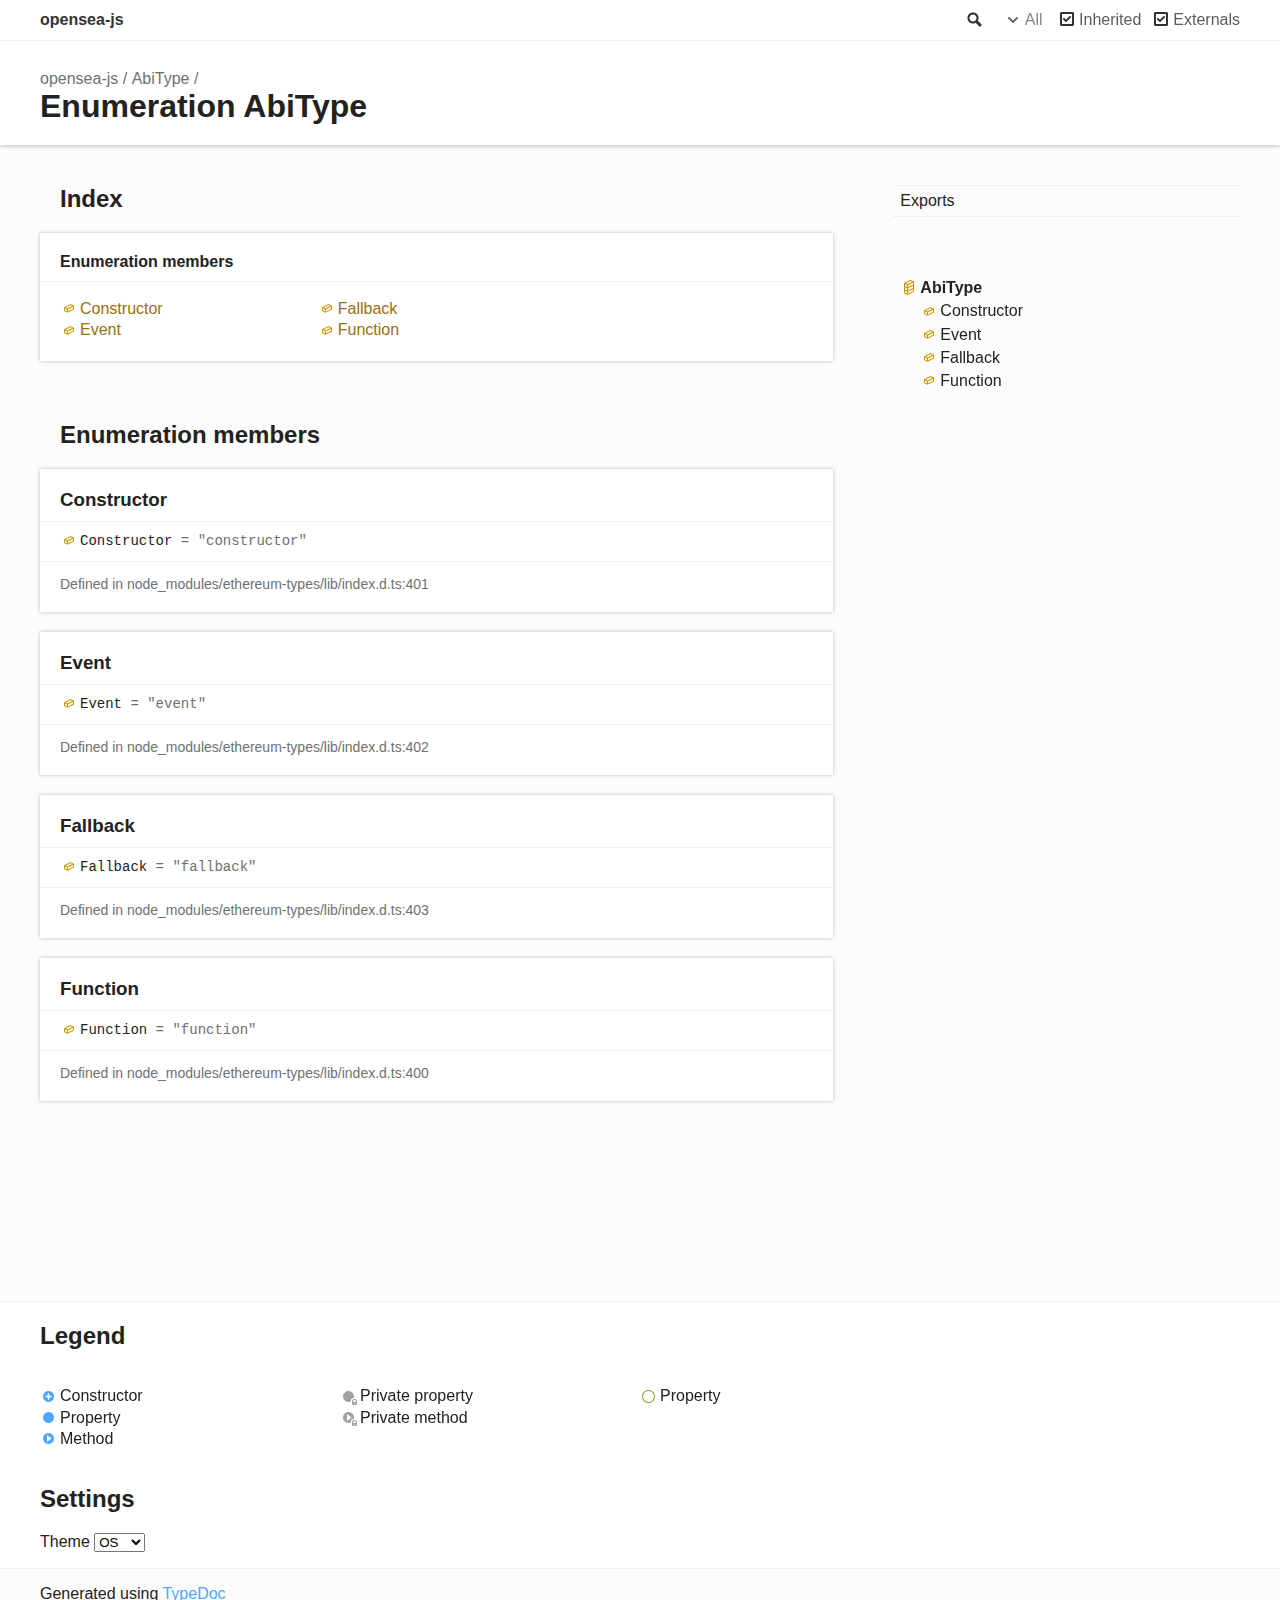
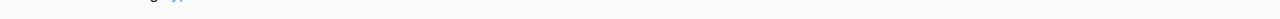
<file: enums/AbiType.html>
<!DOCTYPE html><html class="default"><head><meta charSet="utf-8"/><meta http-equiv="x-ua-compatible" content="IE=edge"/><title>AbiType | opensea-js</title><meta name="description" content="Documentation for opensea-js"/><meta name="viewport" content="width=device-width, initial-scale=1"/><link rel="stylesheet" href="../assets/style.css"/><link rel="stylesheet" href="../assets/highlight.css"/><script async src="../assets/search.js" id="search-script"></script></head><body><script>document.body.classList.add(localStorage.getItem("tsd-theme") || "os")</script><header><div class="tsd-page-toolbar"><div class="container"><div class="table-wrap"><div class="table-cell" id="tsd-search" data-base=".."><div class="field"><label for="tsd-search-field" class="tsd-widget search no-caption">Search</label><input type="text" id="tsd-search-field"/></div><ul class="results"><li class="state loading">Preparing search index...</li><li class="state failure">The search index is not available</li></ul><a href="../index.html" class="title">opensea-js</a></div><div class="table-cell" id="tsd-widgets"><div id="tsd-filter"><a href="#" class="tsd-widget options no-caption" data-toggle="options">Options</a><div class="tsd-filter-group"><div class="tsd-select" id="tsd-filter-visibility"><span class="tsd-select-label">All</span><ul class="tsd-select-list"><li data-value="public">Public</li><li data-value="protected">Public/Protected</li><li data-value="private" class="selected">All</li></ul></div> <input type="checkbox" id="tsd-filter-inherited" checked/><label class="tsd-widget" for="tsd-filter-inherited">Inherited</label><input type="checkbox" id="tsd-filter-externals" checked/><label class="tsd-widget" for="tsd-filter-externals">Externals</label></div></div><a href="#" class="tsd-widget menu no-caption" data-toggle="menu">Menu</a></div></div></div></div><div class="tsd-page-title"><div class="container"><ul class="tsd-breadcrumb"><li><a href="../modules.html">opensea-js</a></li><li><a href="AbiType.html">AbiType</a></li></ul><h1>Enumeration AbiType</h1></div></div></header><div class="container container-main"><div class="row"><div class="col-8 col-content"><section class="tsd-panel-group tsd-index-group"><h2>Index</h2><section class="tsd-panel tsd-index-panel"><div class="tsd-index-content"><section class="tsd-index-section tsd-is-external"><h3>Enumeration members</h3><ul class="tsd-index-list"><li class="tsd-kind-enum-member tsd-parent-kind-enum tsd-is-external"><a href="AbiType.html#Constructor" class="tsd-kind-icon">Constructor</a></li><li class="tsd-kind-enum-member tsd-parent-kind-enum tsd-is-external"><a href="AbiType.html#Event" class="tsd-kind-icon">Event</a></li><li class="tsd-kind-enum-member tsd-parent-kind-enum tsd-is-external"><a href="AbiType.html#Fallback" class="tsd-kind-icon">Fallback</a></li><li class="tsd-kind-enum-member tsd-parent-kind-enum tsd-is-external"><a href="AbiType.html#Function" class="tsd-kind-icon">Function</a></li></ul></section></div></section></section><section class="tsd-panel-group tsd-member-group tsd-is-external"><h2>Enumeration members</h2><section class="tsd-panel tsd-member tsd-kind-enum-member tsd-parent-kind-enum tsd-is-external"><a id="Constructor" class="tsd-anchor"></a><h3>Constructor</h3><div class="tsd-signature tsd-kind-icon">Constructor<span class="tsd-signature-symbol"> = &quot;constructor&quot;</span></div><aside class="tsd-sources"><ul><li>Defined in node_modules/ethereum-types/lib/index.d.ts:401</li></ul></aside></section><section class="tsd-panel tsd-member tsd-kind-enum-member tsd-parent-kind-enum tsd-is-external"><a id="Event" class="tsd-anchor"></a><h3>Event</h3><div class="tsd-signature tsd-kind-icon">Event<span class="tsd-signature-symbol"> = &quot;event&quot;</span></div><aside class="tsd-sources"><ul><li>Defined in node_modules/ethereum-types/lib/index.d.ts:402</li></ul></aside></section><section class="tsd-panel tsd-member tsd-kind-enum-member tsd-parent-kind-enum tsd-is-external"><a id="Fallback" class="tsd-anchor"></a><h3>Fallback</h3><div class="tsd-signature tsd-kind-icon">Fallback<span class="tsd-signature-symbol"> = &quot;fallback&quot;</span></div><aside class="tsd-sources"><ul><li>Defined in node_modules/ethereum-types/lib/index.d.ts:403</li></ul></aside></section><section class="tsd-panel tsd-member tsd-kind-enum-member tsd-parent-kind-enum tsd-is-external"><a id="Function" class="tsd-anchor"></a><h3>Function</h3><div class="tsd-signature tsd-kind-icon">Function<span class="tsd-signature-symbol"> = &quot;function&quot;</span></div><aside class="tsd-sources"><ul><li>Defined in node_modules/ethereum-types/lib/index.d.ts:400</li></ul></aside></section></section></div><div class="col-4 col-menu menu-sticky-wrap menu-highlight"><nav class="tsd-navigation primary"><ul><li class=""><a href="../modules.html">Exports</a></li></ul></nav><nav class="tsd-navigation secondary menu-sticky"><ul><li class="current tsd-kind-enum tsd-is-external"><a href="AbiType.html" class="tsd-kind-icon">Abi<wbr/>Type</a><ul><li class="tsd-kind-enum-member tsd-parent-kind-enum tsd-is-external"><a href="AbiType.html#Constructor" class="tsd-kind-icon">Constructor</a></li><li class="tsd-kind-enum-member tsd-parent-kind-enum tsd-is-external"><a href="AbiType.html#Event" class="tsd-kind-icon">Event</a></li><li class="tsd-kind-enum-member tsd-parent-kind-enum tsd-is-external"><a href="AbiType.html#Fallback" class="tsd-kind-icon">Fallback</a></li><li class="tsd-kind-enum-member tsd-parent-kind-enum tsd-is-external"><a href="AbiType.html#Function" class="tsd-kind-icon">Function</a></li></ul></li></ul></nav></div></div></div><footer class="with-border-bottom"><div class="container"><h2>Legend</h2><div class="tsd-legend-group"><ul class="tsd-legend"><li class="tsd-kind-constructor tsd-parent-kind-class"><span class="tsd-kind-icon">Constructor</span></li><li class="tsd-kind-property tsd-parent-kind-class"><span class="tsd-kind-icon">Property</span></li><li class="tsd-kind-method tsd-parent-kind-class"><span class="tsd-kind-icon">Method</span></li></ul><ul class="tsd-legend"><li class="tsd-kind-property tsd-parent-kind-class tsd-is-private"><span class="tsd-kind-icon">Private property</span></li><li class="tsd-kind-method tsd-parent-kind-class tsd-is-private"><span class="tsd-kind-icon">Private method</span></li></ul><ul class="tsd-legend"><li class="tsd-kind-property tsd-parent-kind-interface"><span class="tsd-kind-icon">Property</span></li></ul></div><h2>Settings</h2><p>Theme <select id="theme"><option value="os">OS</option><option value="light">Light</option><option value="dark">Dark</option></select></p></div></footer><div class="container tsd-generator"><p>Generated using <a href="https://typedoc.org/" target="_blank">TypeDoc</a></p></div><div class="overlay"></div><script src="../assets/main.js"></script></body></html>
</file>
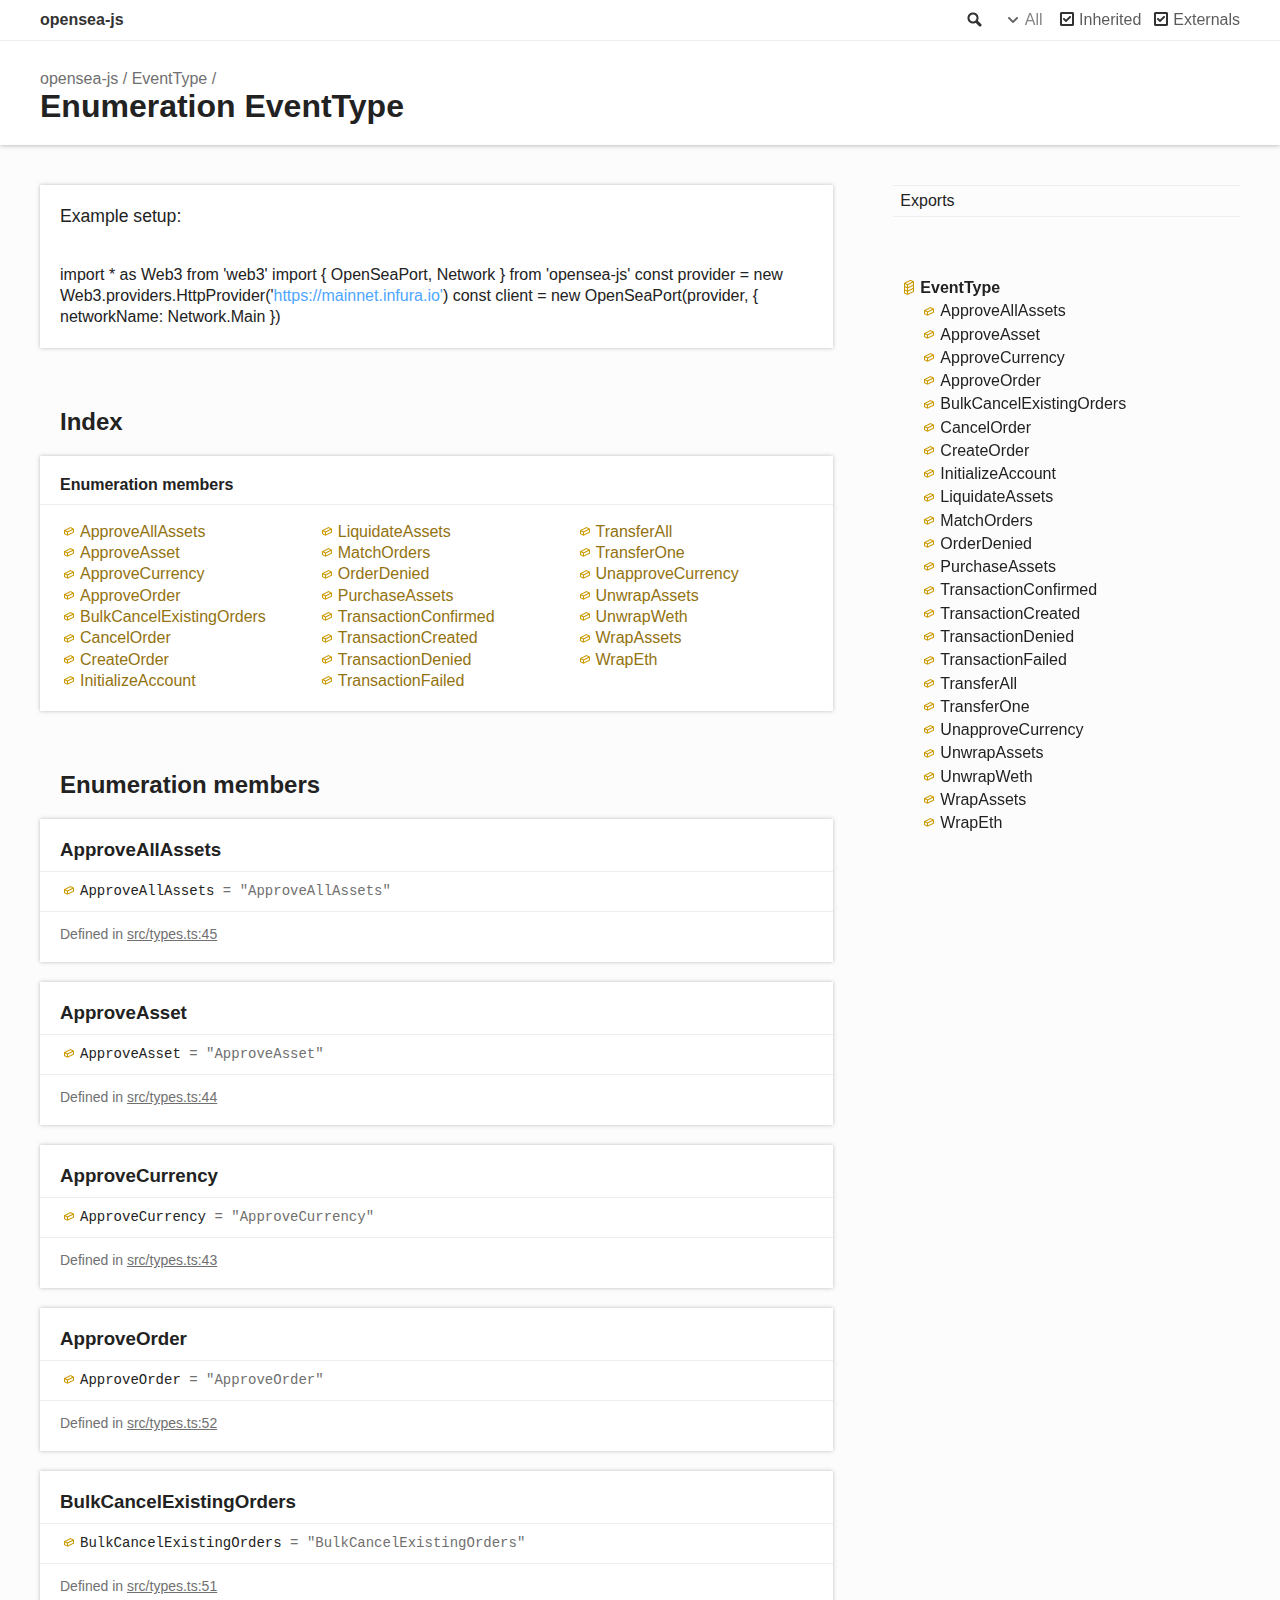
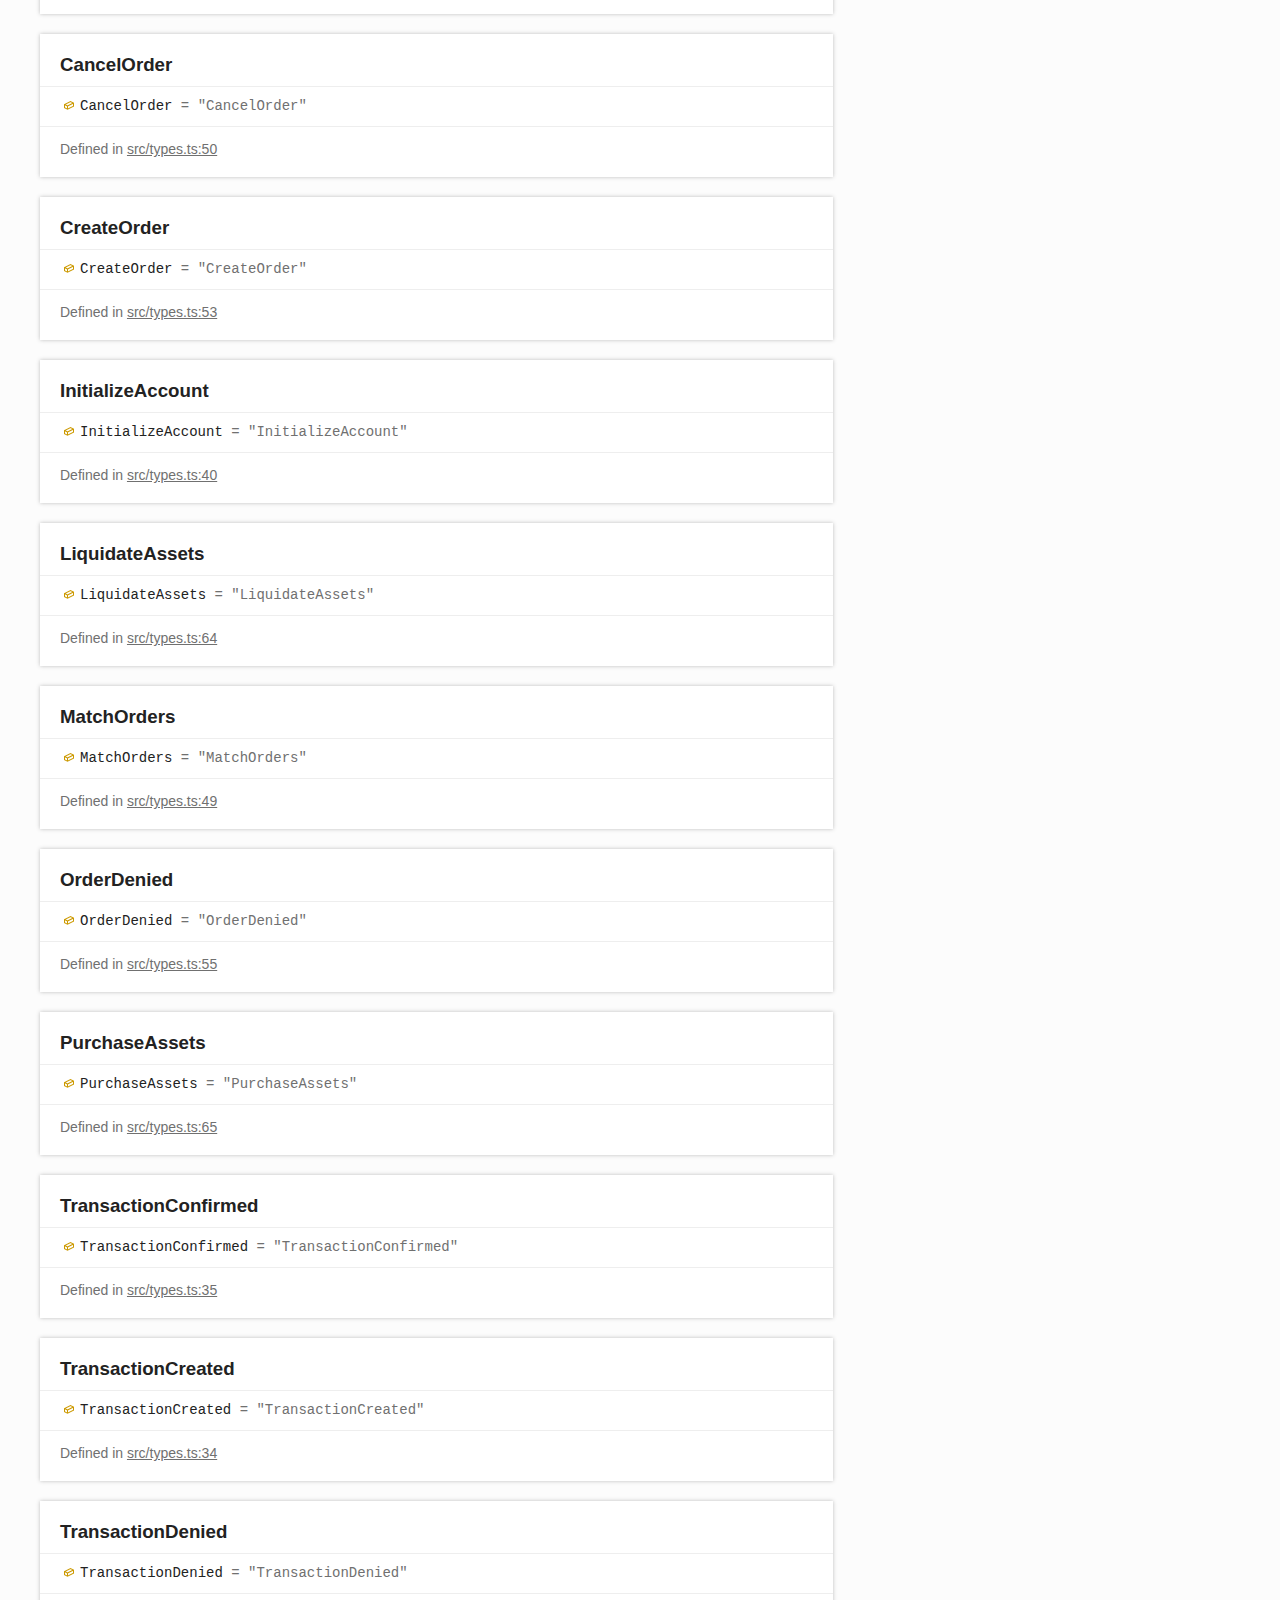
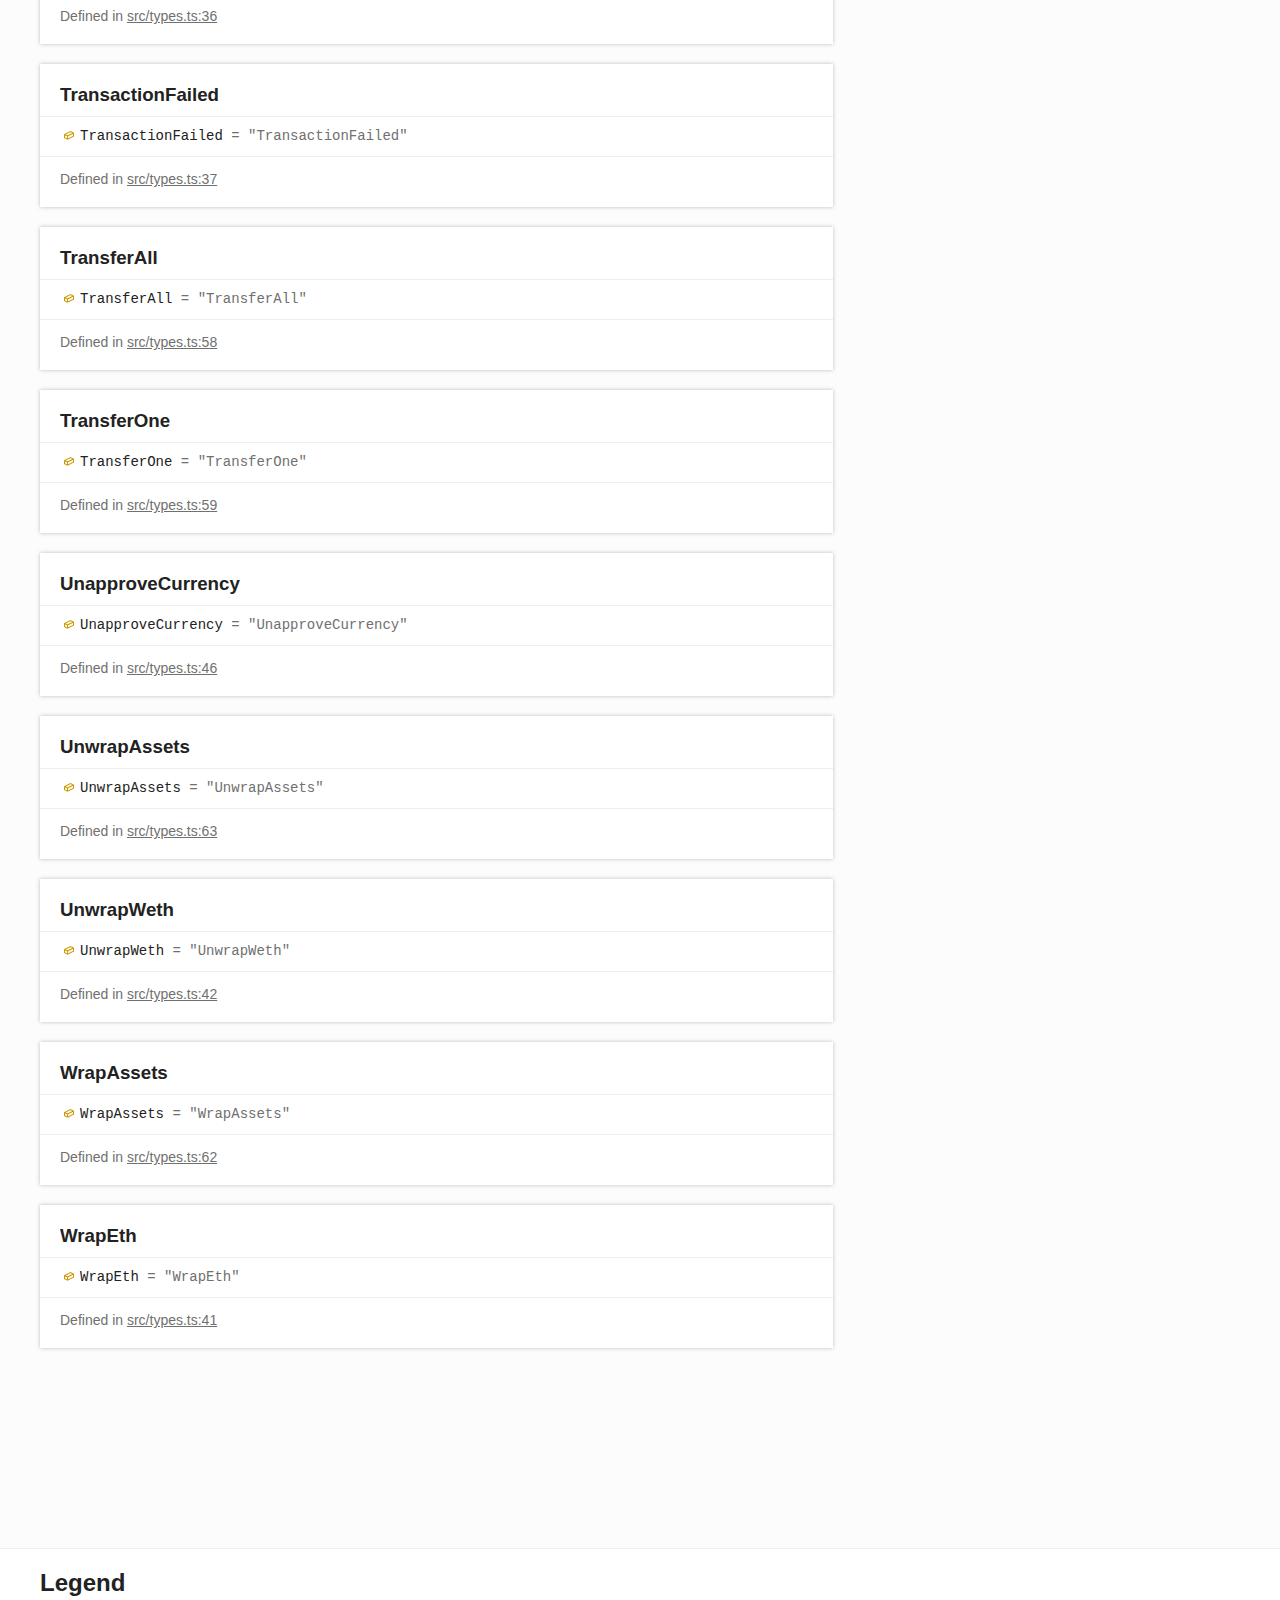
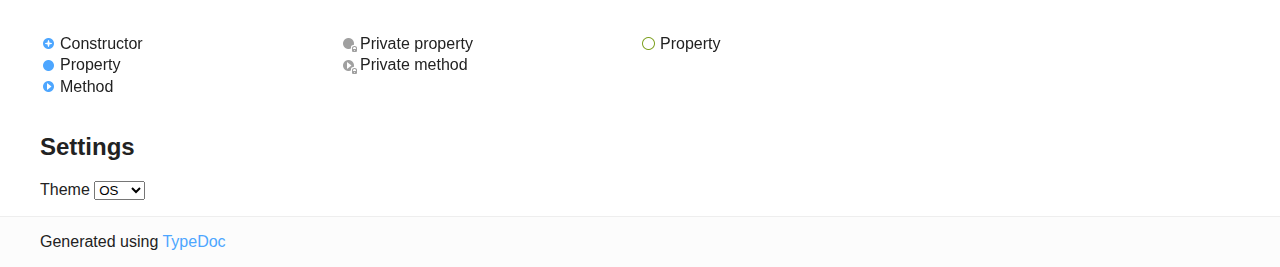
<file: enums/EventType.html>
<!DOCTYPE html><html class="default"><head><meta charSet="utf-8"/><meta http-equiv="x-ua-compatible" content="IE=edge"/><title>EventType | opensea-js</title><meta name="description" content="Documentation for opensea-js"/><meta name="viewport" content="width=device-width, initial-scale=1"/><link rel="stylesheet" href="../assets/style.css"/><link rel="stylesheet" href="../assets/highlight.css"/><script async src="../assets/search.js" id="search-script"></script></head><body><script>document.body.classList.add(localStorage.getItem("tsd-theme") || "os")</script><header><div class="tsd-page-toolbar"><div class="container"><div class="table-wrap"><div class="table-cell" id="tsd-search" data-base=".."><div class="field"><label for="tsd-search-field" class="tsd-widget search no-caption">Search</label><input type="text" id="tsd-search-field"/></div><ul class="results"><li class="state loading">Preparing search index...</li><li class="state failure">The search index is not available</li></ul><a href="../index.html" class="title">opensea-js</a></div><div class="table-cell" id="tsd-widgets"><div id="tsd-filter"><a href="#" class="tsd-widget options no-caption" data-toggle="options">Options</a><div class="tsd-filter-group"><div class="tsd-select" id="tsd-filter-visibility"><span class="tsd-select-label">All</span><ul class="tsd-select-list"><li data-value="public">Public</li><li data-value="protected">Public/Protected</li><li data-value="private" class="selected">All</li></ul></div> <input type="checkbox" id="tsd-filter-inherited" checked/><label class="tsd-widget" for="tsd-filter-inherited">Inherited</label><input type="checkbox" id="tsd-filter-externals" checked/><label class="tsd-widget" for="tsd-filter-externals">Externals</label></div></div><a href="#" class="tsd-widget menu no-caption" data-toggle="menu">Menu</a></div></div></div></div><div class="tsd-page-title"><div class="container"><ul class="tsd-breadcrumb"><li><a href="../modules.html">opensea-js</a></li><li><a href="EventType.html">EventType</a></li></ul><h1>Enumeration EventType</h1></div></div></header><div class="container container-main"><div class="row"><div class="col-8 col-content"><section class="tsd-panel tsd-comment"><div class="tsd-comment tsd-typography"><div class="lead">
<p>Example setup:</p>
</div><div><p>import * as Web3 from &#39;web3&#39;
import { OpenSeaPort, Network } from &#39;opensea-js&#39;
const provider = new Web3.providers.HttpProvider(&#39;<a href="https://mainnet.infura.io&#39;">https://mainnet.infura.io&#39;</a>)
const client = new OpenSeaPort(provider, {
  networkName: Network.Main
})</p>
</div></div></section><section class="tsd-panel-group tsd-index-group"><h2>Index</h2><section class="tsd-panel tsd-index-panel"><div class="tsd-index-content"><section class="tsd-index-section "><h3>Enumeration members</h3><ul class="tsd-index-list"><li class="tsd-kind-enum-member tsd-parent-kind-enum"><a href="EventType.html#ApproveAllAssets" class="tsd-kind-icon">Approve<wbr/>All<wbr/>Assets</a></li><li class="tsd-kind-enum-member tsd-parent-kind-enum"><a href="EventType.html#ApproveAsset" class="tsd-kind-icon">Approve<wbr/>Asset</a></li><li class="tsd-kind-enum-member tsd-parent-kind-enum"><a href="EventType.html#ApproveCurrency" class="tsd-kind-icon">Approve<wbr/>Currency</a></li><li class="tsd-kind-enum-member tsd-parent-kind-enum"><a href="EventType.html#ApproveOrder" class="tsd-kind-icon">Approve<wbr/>Order</a></li><li class="tsd-kind-enum-member tsd-parent-kind-enum"><a href="EventType.html#BulkCancelExistingOrders" class="tsd-kind-icon">Bulk<wbr/>Cancel<wbr/>Existing<wbr/>Orders</a></li><li class="tsd-kind-enum-member tsd-parent-kind-enum"><a href="EventType.html#CancelOrder" class="tsd-kind-icon">Cancel<wbr/>Order</a></li><li class="tsd-kind-enum-member tsd-parent-kind-enum"><a href="EventType.html#CreateOrder" class="tsd-kind-icon">Create<wbr/>Order</a></li><li class="tsd-kind-enum-member tsd-parent-kind-enum"><a href="EventType.html#InitializeAccount" class="tsd-kind-icon">Initialize<wbr/>Account</a></li><li class="tsd-kind-enum-member tsd-parent-kind-enum"><a href="EventType.html#LiquidateAssets" class="tsd-kind-icon">Liquidate<wbr/>Assets</a></li><li class="tsd-kind-enum-member tsd-parent-kind-enum"><a href="EventType.html#MatchOrders" class="tsd-kind-icon">Match<wbr/>Orders</a></li><li class="tsd-kind-enum-member tsd-parent-kind-enum"><a href="EventType.html#OrderDenied" class="tsd-kind-icon">Order<wbr/>Denied</a></li><li class="tsd-kind-enum-member tsd-parent-kind-enum"><a href="EventType.html#PurchaseAssets" class="tsd-kind-icon">Purchase<wbr/>Assets</a></li><li class="tsd-kind-enum-member tsd-parent-kind-enum"><a href="EventType.html#TransactionConfirmed" class="tsd-kind-icon">Transaction<wbr/>Confirmed</a></li><li class="tsd-kind-enum-member tsd-parent-kind-enum"><a href="EventType.html#TransactionCreated" class="tsd-kind-icon">Transaction<wbr/>Created</a></li><li class="tsd-kind-enum-member tsd-parent-kind-enum"><a href="EventType.html#TransactionDenied" class="tsd-kind-icon">Transaction<wbr/>Denied</a></li><li class="tsd-kind-enum-member tsd-parent-kind-enum"><a href="EventType.html#TransactionFailed" class="tsd-kind-icon">Transaction<wbr/>Failed</a></li><li class="tsd-kind-enum-member tsd-parent-kind-enum"><a href="EventType.html#TransferAll" class="tsd-kind-icon">Transfer<wbr/>All</a></li><li class="tsd-kind-enum-member tsd-parent-kind-enum"><a href="EventType.html#TransferOne" class="tsd-kind-icon">Transfer<wbr/>One</a></li><li class="tsd-kind-enum-member tsd-parent-kind-enum"><a href="EventType.html#UnapproveCurrency" class="tsd-kind-icon">Unapprove<wbr/>Currency</a></li><li class="tsd-kind-enum-member tsd-parent-kind-enum"><a href="EventType.html#UnwrapAssets" class="tsd-kind-icon">Unwrap<wbr/>Assets</a></li><li class="tsd-kind-enum-member tsd-parent-kind-enum"><a href="EventType.html#UnwrapWeth" class="tsd-kind-icon">Unwrap<wbr/>Weth</a></li><li class="tsd-kind-enum-member tsd-parent-kind-enum"><a href="EventType.html#WrapAssets" class="tsd-kind-icon">Wrap<wbr/>Assets</a></li><li class="tsd-kind-enum-member tsd-parent-kind-enum"><a href="EventType.html#WrapEth" class="tsd-kind-icon">Wrap<wbr/>Eth</a></li></ul></section></div></section></section><section class="tsd-panel-group tsd-member-group "><h2>Enumeration members</h2><section class="tsd-panel tsd-member tsd-kind-enum-member tsd-parent-kind-enum"><a id="ApproveAllAssets" class="tsd-anchor"></a><h3>Approve<wbr/>All<wbr/>Assets</h3><div class="tsd-signature tsd-kind-icon">Approve<wbr/>All<wbr/>Assets<span class="tsd-signature-symbol"> = &quot;ApproveAllAssets&quot;</span></div><aside class="tsd-sources"><ul><li>Defined in <a href="https://github.com/JacksonBernier1003/Opensea-API/blob/6f699f1/src/types.ts#L45">src/types.ts:45</a></li></ul></aside></section><section class="tsd-panel tsd-member tsd-kind-enum-member tsd-parent-kind-enum"><a id="ApproveAsset" class="tsd-anchor"></a><h3>Approve<wbr/>Asset</h3><div class="tsd-signature tsd-kind-icon">Approve<wbr/>Asset<span class="tsd-signature-symbol"> = &quot;ApproveAsset&quot;</span></div><aside class="tsd-sources"><ul><li>Defined in <a href="https://github.com/JacksonBernier1003/Opensea-API/blob/6f699f1/src/types.ts#L44">src/types.ts:44</a></li></ul></aside></section><section class="tsd-panel tsd-member tsd-kind-enum-member tsd-parent-kind-enum"><a id="ApproveCurrency" class="tsd-anchor"></a><h3>Approve<wbr/>Currency</h3><div class="tsd-signature tsd-kind-icon">Approve<wbr/>Currency<span class="tsd-signature-symbol"> = &quot;ApproveCurrency&quot;</span></div><aside class="tsd-sources"><ul><li>Defined in <a href="https://github.com/JacksonBernier1003/Opensea-API/blob/6f699f1/src/types.ts#L43">src/types.ts:43</a></li></ul></aside></section><section class="tsd-panel tsd-member tsd-kind-enum-member tsd-parent-kind-enum"><a id="ApproveOrder" class="tsd-anchor"></a><h3>Approve<wbr/>Order</h3><div class="tsd-signature tsd-kind-icon">Approve<wbr/>Order<span class="tsd-signature-symbol"> = &quot;ApproveOrder&quot;</span></div><aside class="tsd-sources"><ul><li>Defined in <a href="https://github.com/JacksonBernier1003/Opensea-API/blob/6f699f1/src/types.ts#L52">src/types.ts:52</a></li></ul></aside></section><section class="tsd-panel tsd-member tsd-kind-enum-member tsd-parent-kind-enum"><a id="BulkCancelExistingOrders" class="tsd-anchor"></a><h3>Bulk<wbr/>Cancel<wbr/>Existing<wbr/>Orders</h3><div class="tsd-signature tsd-kind-icon">Bulk<wbr/>Cancel<wbr/>Existing<wbr/>Orders<span class="tsd-signature-symbol"> = &quot;BulkCancelExistingOrders&quot;</span></div><aside class="tsd-sources"><ul><li>Defined in <a href="https://github.com/JacksonBernier1003/Opensea-API/blob/6f699f1/src/types.ts#L51">src/types.ts:51</a></li></ul></aside></section><section class="tsd-panel tsd-member tsd-kind-enum-member tsd-parent-kind-enum"><a id="CancelOrder" class="tsd-anchor"></a><h3>Cancel<wbr/>Order</h3><div class="tsd-signature tsd-kind-icon">Cancel<wbr/>Order<span class="tsd-signature-symbol"> = &quot;CancelOrder&quot;</span></div><aside class="tsd-sources"><ul><li>Defined in <a href="https://github.com/JacksonBernier1003/Opensea-API/blob/6f699f1/src/types.ts#L50">src/types.ts:50</a></li></ul></aside></section><section class="tsd-panel tsd-member tsd-kind-enum-member tsd-parent-kind-enum"><a id="CreateOrder" class="tsd-anchor"></a><h3>Create<wbr/>Order</h3><div class="tsd-signature tsd-kind-icon">Create<wbr/>Order<span class="tsd-signature-symbol"> = &quot;CreateOrder&quot;</span></div><aside class="tsd-sources"><ul><li>Defined in <a href="https://github.com/JacksonBernier1003/Opensea-API/blob/6f699f1/src/types.ts#L53">src/types.ts:53</a></li></ul></aside></section><section class="tsd-panel tsd-member tsd-kind-enum-member tsd-parent-kind-enum"><a id="InitializeAccount" class="tsd-anchor"></a><h3>Initialize<wbr/>Account</h3><div class="tsd-signature tsd-kind-icon">Initialize<wbr/>Account<span class="tsd-signature-symbol"> = &quot;InitializeAccount&quot;</span></div><aside class="tsd-sources"><ul><li>Defined in <a href="https://github.com/JacksonBernier1003/Opensea-API/blob/6f699f1/src/types.ts#L40">src/types.ts:40</a></li></ul></aside></section><section class="tsd-panel tsd-member tsd-kind-enum-member tsd-parent-kind-enum"><a id="LiquidateAssets" class="tsd-anchor"></a><h3>Liquidate<wbr/>Assets</h3><div class="tsd-signature tsd-kind-icon">Liquidate<wbr/>Assets<span class="tsd-signature-symbol"> = &quot;LiquidateAssets&quot;</span></div><aside class="tsd-sources"><ul><li>Defined in <a href="https://github.com/JacksonBernier1003/Opensea-API/blob/6f699f1/src/types.ts#L64">src/types.ts:64</a></li></ul></aside></section><section class="tsd-panel tsd-member tsd-kind-enum-member tsd-parent-kind-enum"><a id="MatchOrders" class="tsd-anchor"></a><h3>Match<wbr/>Orders</h3><div class="tsd-signature tsd-kind-icon">Match<wbr/>Orders<span class="tsd-signature-symbol"> = &quot;MatchOrders&quot;</span></div><aside class="tsd-sources"><ul><li>Defined in <a href="https://github.com/JacksonBernier1003/Opensea-API/blob/6f699f1/src/types.ts#L49">src/types.ts:49</a></li></ul></aside></section><section class="tsd-panel tsd-member tsd-kind-enum-member tsd-parent-kind-enum"><a id="OrderDenied" class="tsd-anchor"></a><h3>Order<wbr/>Denied</h3><div class="tsd-signature tsd-kind-icon">Order<wbr/>Denied<span class="tsd-signature-symbol"> = &quot;OrderDenied&quot;</span></div><aside class="tsd-sources"><ul><li>Defined in <a href="https://github.com/JacksonBernier1003/Opensea-API/blob/6f699f1/src/types.ts#L55">src/types.ts:55</a></li></ul></aside></section><section class="tsd-panel tsd-member tsd-kind-enum-member tsd-parent-kind-enum"><a id="PurchaseAssets" class="tsd-anchor"></a><h3>Purchase<wbr/>Assets</h3><div class="tsd-signature tsd-kind-icon">Purchase<wbr/>Assets<span class="tsd-signature-symbol"> = &quot;PurchaseAssets&quot;</span></div><aside class="tsd-sources"><ul><li>Defined in <a href="https://github.com/JacksonBernier1003/Opensea-API/blob/6f699f1/src/types.ts#L65">src/types.ts:65</a></li></ul></aside></section><section class="tsd-panel tsd-member tsd-kind-enum-member tsd-parent-kind-enum"><a id="TransactionConfirmed" class="tsd-anchor"></a><h3>Transaction<wbr/>Confirmed</h3><div class="tsd-signature tsd-kind-icon">Transaction<wbr/>Confirmed<span class="tsd-signature-symbol"> = &quot;TransactionConfirmed&quot;</span></div><aside class="tsd-sources"><ul><li>Defined in <a href="https://github.com/JacksonBernier1003/Opensea-API/blob/6f699f1/src/types.ts#L35">src/types.ts:35</a></li></ul></aside></section><section class="tsd-panel tsd-member tsd-kind-enum-member tsd-parent-kind-enum"><a id="TransactionCreated" class="tsd-anchor"></a><h3>Transaction<wbr/>Created</h3><div class="tsd-signature tsd-kind-icon">Transaction<wbr/>Created<span class="tsd-signature-symbol"> = &quot;TransactionCreated&quot;</span></div><aside class="tsd-sources"><ul><li>Defined in <a href="https://github.com/JacksonBernier1003/Opensea-API/blob/6f699f1/src/types.ts#L34">src/types.ts:34</a></li></ul></aside></section><section class="tsd-panel tsd-member tsd-kind-enum-member tsd-parent-kind-enum"><a id="TransactionDenied" class="tsd-anchor"></a><h3>Transaction<wbr/>Denied</h3><div class="tsd-signature tsd-kind-icon">Transaction<wbr/>Denied<span class="tsd-signature-symbol"> = &quot;TransactionDenied&quot;</span></div><aside class="tsd-sources"><ul><li>Defined in <a href="https://github.com/JacksonBernier1003/Opensea-API/blob/6f699f1/src/types.ts#L36">src/types.ts:36</a></li></ul></aside></section><section class="tsd-panel tsd-member tsd-kind-enum-member tsd-parent-kind-enum"><a id="TransactionFailed" class="tsd-anchor"></a><h3>Transaction<wbr/>Failed</h3><div class="tsd-signature tsd-kind-icon">Transaction<wbr/>Failed<span class="tsd-signature-symbol"> = &quot;TransactionFailed&quot;</span></div><aside class="tsd-sources"><ul><li>Defined in <a href="https://github.com/JacksonBernier1003/Opensea-API/blob/6f699f1/src/types.ts#L37">src/types.ts:37</a></li></ul></aside></section><section class="tsd-panel tsd-member tsd-kind-enum-member tsd-parent-kind-enum"><a id="TransferAll" class="tsd-anchor"></a><h3>Transfer<wbr/>All</h3><div class="tsd-signature tsd-kind-icon">Transfer<wbr/>All<span class="tsd-signature-symbol"> = &quot;TransferAll&quot;</span></div><aside class="tsd-sources"><ul><li>Defined in <a href="https://github.com/JacksonBernier1003/Opensea-API/blob/6f699f1/src/types.ts#L58">src/types.ts:58</a></li></ul></aside></section><section class="tsd-panel tsd-member tsd-kind-enum-member tsd-parent-kind-enum"><a id="TransferOne" class="tsd-anchor"></a><h3>Transfer<wbr/>One</h3><div class="tsd-signature tsd-kind-icon">Transfer<wbr/>One<span class="tsd-signature-symbol"> = &quot;TransferOne&quot;</span></div><aside class="tsd-sources"><ul><li>Defined in <a href="https://github.com/JacksonBernier1003/Opensea-API/blob/6f699f1/src/types.ts#L59">src/types.ts:59</a></li></ul></aside></section><section class="tsd-panel tsd-member tsd-kind-enum-member tsd-parent-kind-enum"><a id="UnapproveCurrency" class="tsd-anchor"></a><h3>Unapprove<wbr/>Currency</h3><div class="tsd-signature tsd-kind-icon">Unapprove<wbr/>Currency<span class="tsd-signature-symbol"> = &quot;UnapproveCurrency&quot;</span></div><aside class="tsd-sources"><ul><li>Defined in <a href="https://github.com/JacksonBernier1003/Opensea-API/blob/6f699f1/src/types.ts#L46">src/types.ts:46</a></li></ul></aside></section><section class="tsd-panel tsd-member tsd-kind-enum-member tsd-parent-kind-enum"><a id="UnwrapAssets" class="tsd-anchor"></a><h3>Unwrap<wbr/>Assets</h3><div class="tsd-signature tsd-kind-icon">Unwrap<wbr/>Assets<span class="tsd-signature-symbol"> = &quot;UnwrapAssets&quot;</span></div><aside class="tsd-sources"><ul><li>Defined in <a href="https://github.com/JacksonBernier1003/Opensea-API/blob/6f699f1/src/types.ts#L63">src/types.ts:63</a></li></ul></aside></section><section class="tsd-panel tsd-member tsd-kind-enum-member tsd-parent-kind-enum"><a id="UnwrapWeth" class="tsd-anchor"></a><h3>Unwrap<wbr/>Weth</h3><div class="tsd-signature tsd-kind-icon">Unwrap<wbr/>Weth<span class="tsd-signature-symbol"> = &quot;UnwrapWeth&quot;</span></div><aside class="tsd-sources"><ul><li>Defined in <a href="https://github.com/JacksonBernier1003/Opensea-API/blob/6f699f1/src/types.ts#L42">src/types.ts:42</a></li></ul></aside></section><section class="tsd-panel tsd-member tsd-kind-enum-member tsd-parent-kind-enum"><a id="WrapAssets" class="tsd-anchor"></a><h3>Wrap<wbr/>Assets</h3><div class="tsd-signature tsd-kind-icon">Wrap<wbr/>Assets<span class="tsd-signature-symbol"> = &quot;WrapAssets&quot;</span></div><aside class="tsd-sources"><ul><li>Defined in <a href="https://github.com/JacksonBernier1003/Opensea-API/blob/6f699f1/src/types.ts#L62">src/types.ts:62</a></li></ul></aside></section><section class="tsd-panel tsd-member tsd-kind-enum-member tsd-parent-kind-enum"><a id="WrapEth" class="tsd-anchor"></a><h3>Wrap<wbr/>Eth</h3><div class="tsd-signature tsd-kind-icon">Wrap<wbr/>Eth<span class="tsd-signature-symbol"> = &quot;WrapEth&quot;</span></div><aside class="tsd-sources"><ul><li>Defined in <a href="https://github.com/JacksonBernier1003/Opensea-API/blob/6f699f1/src/types.ts#L41">src/types.ts:41</a></li></ul></aside></section></section></div><div class="col-4 col-menu menu-sticky-wrap menu-highlight"><nav class="tsd-navigation primary"><ul><li class=""><a href="../modules.html">Exports</a></li></ul></nav><nav class="tsd-navigation secondary menu-sticky"><ul><li class="current tsd-kind-enum"><a href="EventType.html" class="tsd-kind-icon">Event<wbr/>Type</a><ul><li class="tsd-kind-enum-member tsd-parent-kind-enum"><a href="EventType.html#ApproveAllAssets" class="tsd-kind-icon">Approve<wbr/>All<wbr/>Assets</a></li><li class="tsd-kind-enum-member tsd-parent-kind-enum"><a href="EventType.html#ApproveAsset" class="tsd-kind-icon">Approve<wbr/>Asset</a></li><li class="tsd-kind-enum-member tsd-parent-kind-enum"><a href="EventType.html#ApproveCurrency" class="tsd-kind-icon">Approve<wbr/>Currency</a></li><li class="tsd-kind-enum-member tsd-parent-kind-enum"><a href="EventType.html#ApproveOrder" class="tsd-kind-icon">Approve<wbr/>Order</a></li><li class="tsd-kind-enum-member tsd-parent-kind-enum"><a href="EventType.html#BulkCancelExistingOrders" class="tsd-kind-icon">Bulk<wbr/>Cancel<wbr/>Existing<wbr/>Orders</a></li><li class="tsd-kind-enum-member tsd-parent-kind-enum"><a href="EventType.html#CancelOrder" class="tsd-kind-icon">Cancel<wbr/>Order</a></li><li class="tsd-kind-enum-member tsd-parent-kind-enum"><a href="EventType.html#CreateOrder" class="tsd-kind-icon">Create<wbr/>Order</a></li><li class="tsd-kind-enum-member tsd-parent-kind-enum"><a href="EventType.html#InitializeAccount" class="tsd-kind-icon">Initialize<wbr/>Account</a></li><li class="tsd-kind-enum-member tsd-parent-kind-enum"><a href="EventType.html#LiquidateAssets" class="tsd-kind-icon">Liquidate<wbr/>Assets</a></li><li class="tsd-kind-enum-member tsd-parent-kind-enum"><a href="EventType.html#MatchOrders" class="tsd-kind-icon">Match<wbr/>Orders</a></li><li class="tsd-kind-enum-member tsd-parent-kind-enum"><a href="EventType.html#OrderDenied" class="tsd-kind-icon">Order<wbr/>Denied</a></li><li class="tsd-kind-enum-member tsd-parent-kind-enum"><a href="EventType.html#PurchaseAssets" class="tsd-kind-icon">Purchase<wbr/>Assets</a></li><li class="tsd-kind-enum-member tsd-parent-kind-enum"><a href="EventType.html#TransactionConfirmed" class="tsd-kind-icon">Transaction<wbr/>Confirmed</a></li><li class="tsd-kind-enum-member tsd-parent-kind-enum"><a href="EventType.html#TransactionCreated" class="tsd-kind-icon">Transaction<wbr/>Created</a></li><li class="tsd-kind-enum-member tsd-parent-kind-enum"><a href="EventType.html#TransactionDenied" class="tsd-kind-icon">Transaction<wbr/>Denied</a></li><li class="tsd-kind-enum-member tsd-parent-kind-enum"><a href="EventType.html#TransactionFailed" class="tsd-kind-icon">Transaction<wbr/>Failed</a></li><li class="tsd-kind-enum-member tsd-parent-kind-enum"><a href="EventType.html#TransferAll" class="tsd-kind-icon">Transfer<wbr/>All</a></li><li class="tsd-kind-enum-member tsd-parent-kind-enum"><a href="EventType.html#TransferOne" class="tsd-kind-icon">Transfer<wbr/>One</a></li><li class="tsd-kind-enum-member tsd-parent-kind-enum"><a href="EventType.html#UnapproveCurrency" class="tsd-kind-icon">Unapprove<wbr/>Currency</a></li><li class="tsd-kind-enum-member tsd-parent-kind-enum"><a href="EventType.html#UnwrapAssets" class="tsd-kind-icon">Unwrap<wbr/>Assets</a></li><li class="tsd-kind-enum-member tsd-parent-kind-enum"><a href="EventType.html#UnwrapWeth" class="tsd-kind-icon">Unwrap<wbr/>Weth</a></li><li class="tsd-kind-enum-member tsd-parent-kind-enum"><a href="EventType.html#WrapAssets" class="tsd-kind-icon">Wrap<wbr/>Assets</a></li><li class="tsd-kind-enum-member tsd-parent-kind-enum"><a href="EventType.html#WrapEth" class="tsd-kind-icon">Wrap<wbr/>Eth</a></li></ul></li></ul></nav></div></div></div><footer class="with-border-bottom"><div class="container"><h2>Legend</h2><div class="tsd-legend-group"><ul class="tsd-legend"><li class="tsd-kind-constructor tsd-parent-kind-class"><span class="tsd-kind-icon">Constructor</span></li><li class="tsd-kind-property tsd-parent-kind-class"><span class="tsd-kind-icon">Property</span></li><li class="tsd-kind-method tsd-parent-kind-class"><span class="tsd-kind-icon">Method</span></li></ul><ul class="tsd-legend"><li class="tsd-kind-property tsd-parent-kind-class tsd-is-private"><span class="tsd-kind-icon">Private property</span></li><li class="tsd-kind-method tsd-parent-kind-class tsd-is-private"><span class="tsd-kind-icon">Private method</span></li></ul><ul class="tsd-legend"><li class="tsd-kind-property tsd-parent-kind-interface"><span class="tsd-kind-icon">Property</span></li></ul></div><h2>Settings</h2><p>Theme <select id="theme"><option value="os">OS</option><option value="light">Light</option><option value="dark">Dark</option></select></p></div></footer><div class="container tsd-generator"><p>Generated using <a href="https://typedoc.org/" target="_blank">TypeDoc</a></p></div><div class="overlay"></div><script src="../assets/main.js"></script></body></html>
</file>
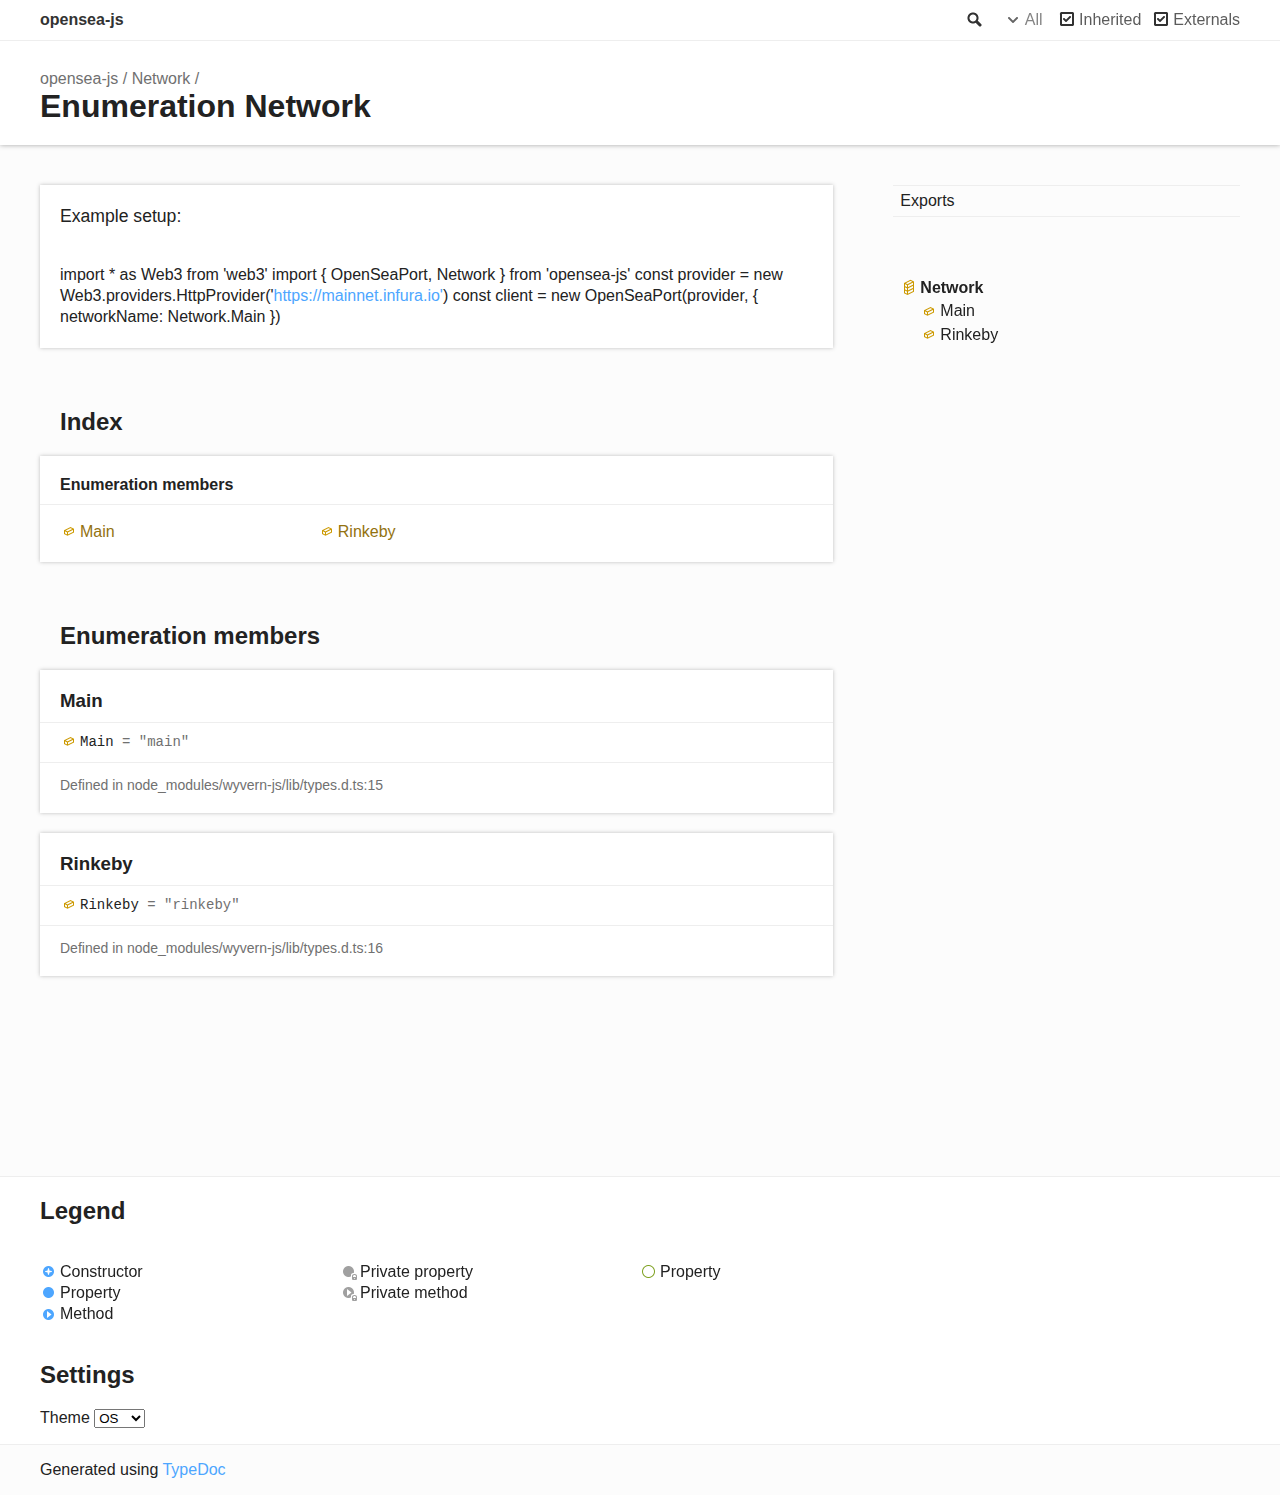
<file: enums/Network.html>
<!DOCTYPE html><html class="default"><head><meta charSet="utf-8"/><meta http-equiv="x-ua-compatible" content="IE=edge"/><title>Network | opensea-js</title><meta name="description" content="Documentation for opensea-js"/><meta name="viewport" content="width=device-width, initial-scale=1"/><link rel="stylesheet" href="../assets/style.css"/><link rel="stylesheet" href="../assets/highlight.css"/><script async src="../assets/search.js" id="search-script"></script></head><body><script>document.body.classList.add(localStorage.getItem("tsd-theme") || "os")</script><header><div class="tsd-page-toolbar"><div class="container"><div class="table-wrap"><div class="table-cell" id="tsd-search" data-base=".."><div class="field"><label for="tsd-search-field" class="tsd-widget search no-caption">Search</label><input type="text" id="tsd-search-field"/></div><ul class="results"><li class="state loading">Preparing search index...</li><li class="state failure">The search index is not available</li></ul><a href="../index.html" class="title">opensea-js</a></div><div class="table-cell" id="tsd-widgets"><div id="tsd-filter"><a href="#" class="tsd-widget options no-caption" data-toggle="options">Options</a><div class="tsd-filter-group"><div class="tsd-select" id="tsd-filter-visibility"><span class="tsd-select-label">All</span><ul class="tsd-select-list"><li data-value="public">Public</li><li data-value="protected">Public/Protected</li><li data-value="private" class="selected">All</li></ul></div> <input type="checkbox" id="tsd-filter-inherited" checked/><label class="tsd-widget" for="tsd-filter-inherited">Inherited</label><input type="checkbox" id="tsd-filter-externals" checked/><label class="tsd-widget" for="tsd-filter-externals">Externals</label></div></div><a href="#" class="tsd-widget menu no-caption" data-toggle="menu">Menu</a></div></div></div></div><div class="tsd-page-title"><div class="container"><ul class="tsd-breadcrumb"><li><a href="../modules.html">opensea-js</a></li><li><a href="Network.html">Network</a></li></ul><h1>Enumeration Network</h1></div></div></header><div class="container container-main"><div class="row"><div class="col-8 col-content"><section class="tsd-panel tsd-comment"><div class="tsd-comment tsd-typography"><div class="lead">
<p>Example setup:</p>
</div><div><p>import * as Web3 from &#39;web3&#39;
import { OpenSeaPort, Network } from &#39;opensea-js&#39;
const provider = new Web3.providers.HttpProvider(&#39;<a href="https://mainnet.infura.io&#39;">https://mainnet.infura.io&#39;</a>)
const client = new OpenSeaPort(provider, {
  networkName: Network.Main
})</p>
</div></div></section><section class="tsd-panel-group tsd-index-group"><h2>Index</h2><section class="tsd-panel tsd-index-panel"><div class="tsd-index-content"><section class="tsd-index-section tsd-is-external"><h3>Enumeration members</h3><ul class="tsd-index-list"><li class="tsd-kind-enum-member tsd-parent-kind-enum tsd-is-external"><a href="Network.html#Main" class="tsd-kind-icon">Main</a></li><li class="tsd-kind-enum-member tsd-parent-kind-enum tsd-is-external"><a href="Network.html#Rinkeby" class="tsd-kind-icon">Rinkeby</a></li></ul></section></div></section></section><section class="tsd-panel-group tsd-member-group tsd-is-external"><h2>Enumeration members</h2><section class="tsd-panel tsd-member tsd-kind-enum-member tsd-parent-kind-enum tsd-is-external"><a id="Main" class="tsd-anchor"></a><h3>Main</h3><div class="tsd-signature tsd-kind-icon">Main<span class="tsd-signature-symbol"> = &quot;main&quot;</span></div><aside class="tsd-sources"><ul><li>Defined in node_modules/wyvern-js/lib/types.d.ts:15</li></ul></aside></section><section class="tsd-panel tsd-member tsd-kind-enum-member tsd-parent-kind-enum tsd-is-external"><a id="Rinkeby" class="tsd-anchor"></a><h3>Rinkeby</h3><div class="tsd-signature tsd-kind-icon">Rinkeby<span class="tsd-signature-symbol"> = &quot;rinkeby&quot;</span></div><aside class="tsd-sources"><ul><li>Defined in node_modules/wyvern-js/lib/types.d.ts:16</li></ul></aside></section></section></div><div class="col-4 col-menu menu-sticky-wrap menu-highlight"><nav class="tsd-navigation primary"><ul><li class=""><a href="../modules.html">Exports</a></li></ul></nav><nav class="tsd-navigation secondary menu-sticky"><ul><li class="current tsd-kind-enum tsd-is-external"><a href="Network.html" class="tsd-kind-icon">Network</a><ul><li class="tsd-kind-enum-member tsd-parent-kind-enum tsd-is-external"><a href="Network.html#Main" class="tsd-kind-icon">Main</a></li><li class="tsd-kind-enum-member tsd-parent-kind-enum tsd-is-external"><a href="Network.html#Rinkeby" class="tsd-kind-icon">Rinkeby</a></li></ul></li></ul></nav></div></div></div><footer class="with-border-bottom"><div class="container"><h2>Legend</h2><div class="tsd-legend-group"><ul class="tsd-legend"><li class="tsd-kind-constructor tsd-parent-kind-class"><span class="tsd-kind-icon">Constructor</span></li><li class="tsd-kind-property tsd-parent-kind-class"><span class="tsd-kind-icon">Property</span></li><li class="tsd-kind-method tsd-parent-kind-class"><span class="tsd-kind-icon">Method</span></li></ul><ul class="tsd-legend"><li class="tsd-kind-property tsd-parent-kind-class tsd-is-private"><span class="tsd-kind-icon">Private property</span></li><li class="tsd-kind-method tsd-parent-kind-class tsd-is-private"><span class="tsd-kind-icon">Private method</span></li></ul><ul class="tsd-legend"><li class="tsd-kind-property tsd-parent-kind-interface"><span class="tsd-kind-icon">Property</span></li></ul></div><h2>Settings</h2><p>Theme <select id="theme"><option value="os">OS</option><option value="light">Light</option><option value="dark">Dark</option></select></p></div></footer><div class="container tsd-generator"><p>Generated using <a href="https://typedoc.org/" target="_blank">TypeDoc</a></p></div><div class="overlay"></div><script src="../assets/main.js"></script></body></html>
</file>
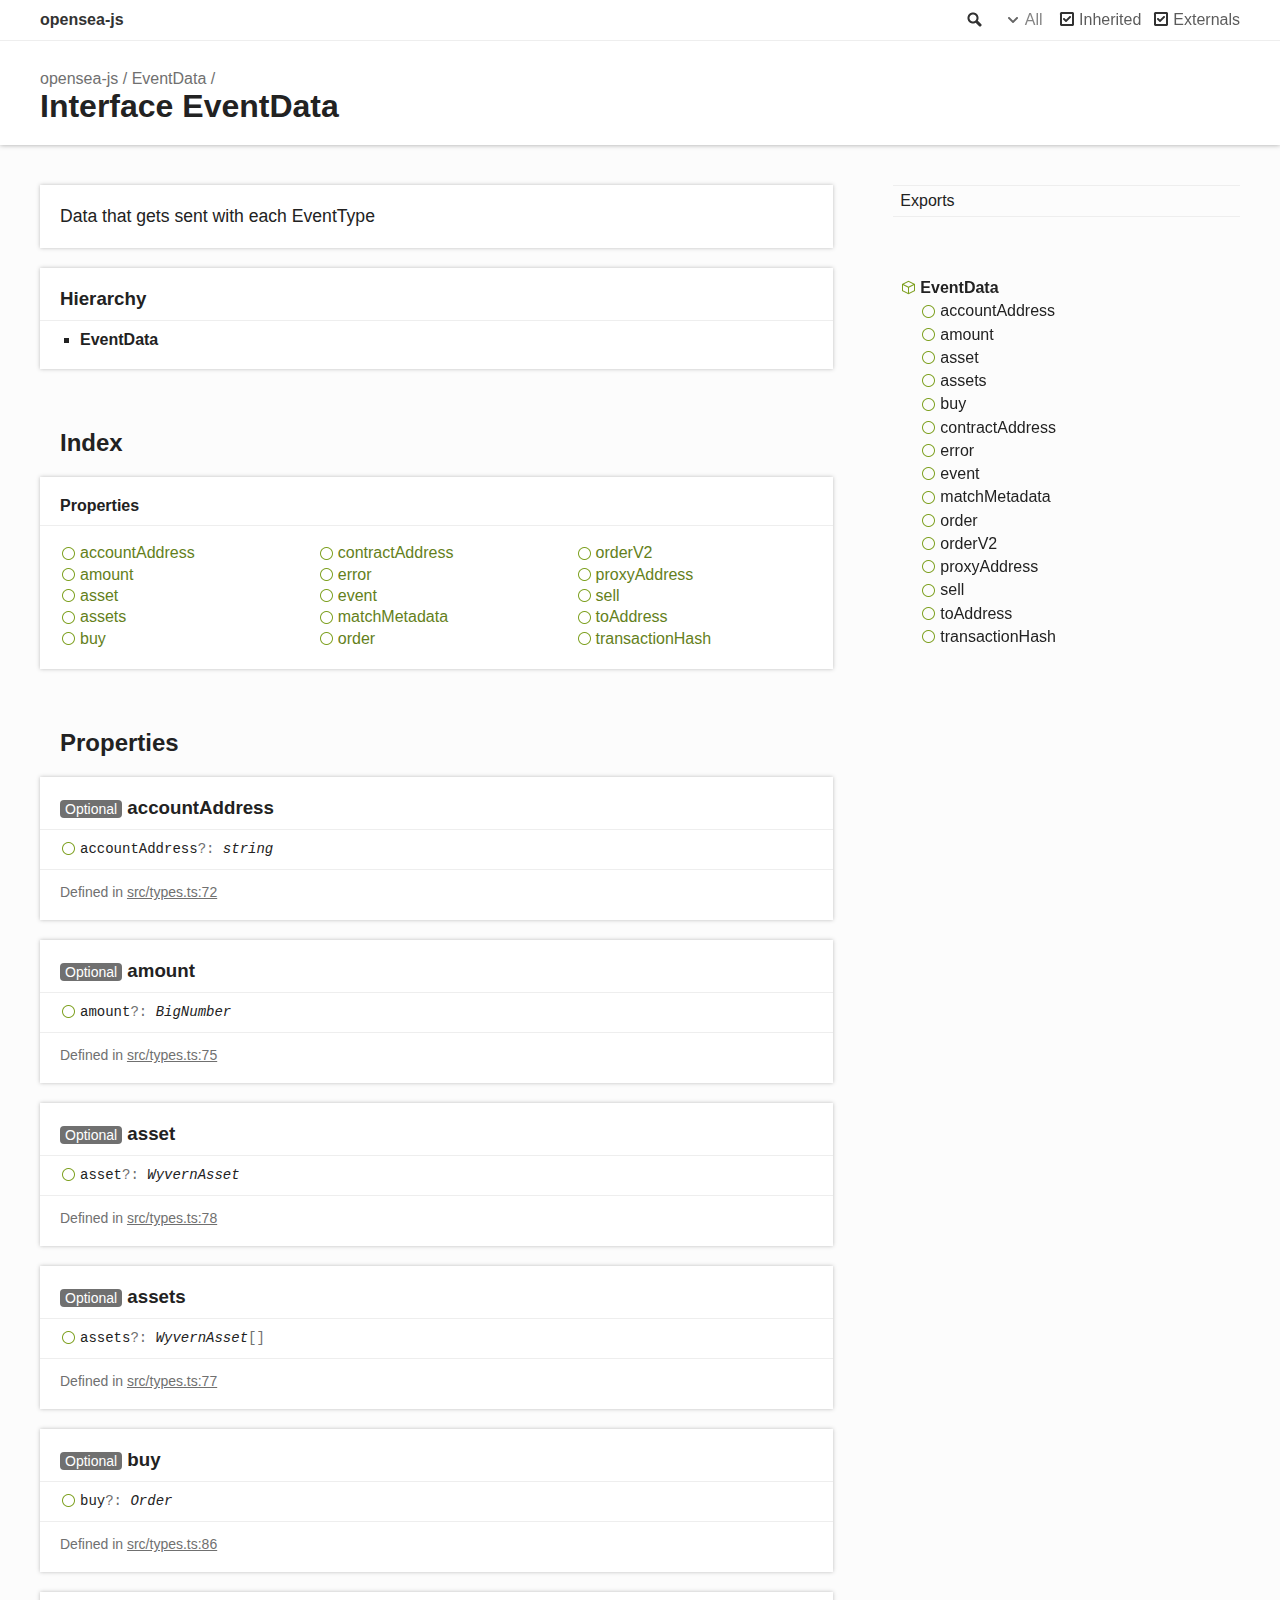
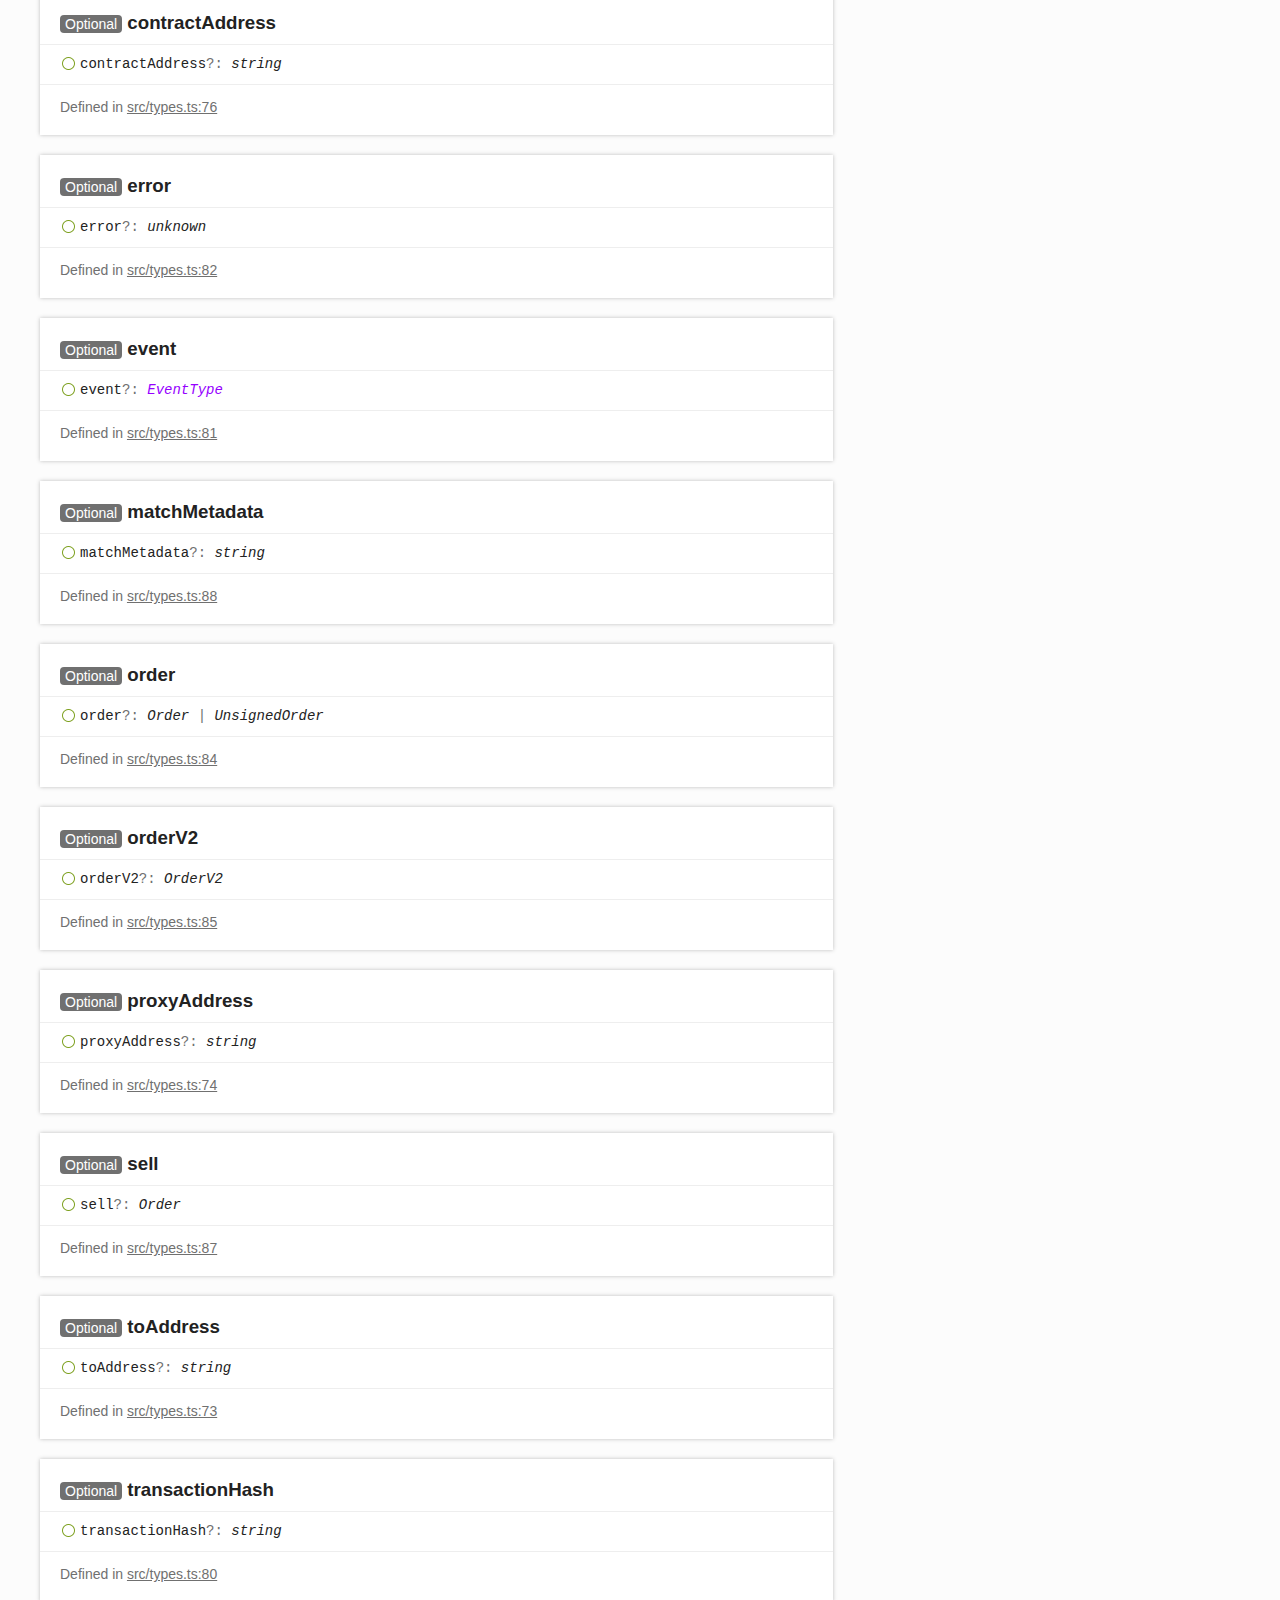
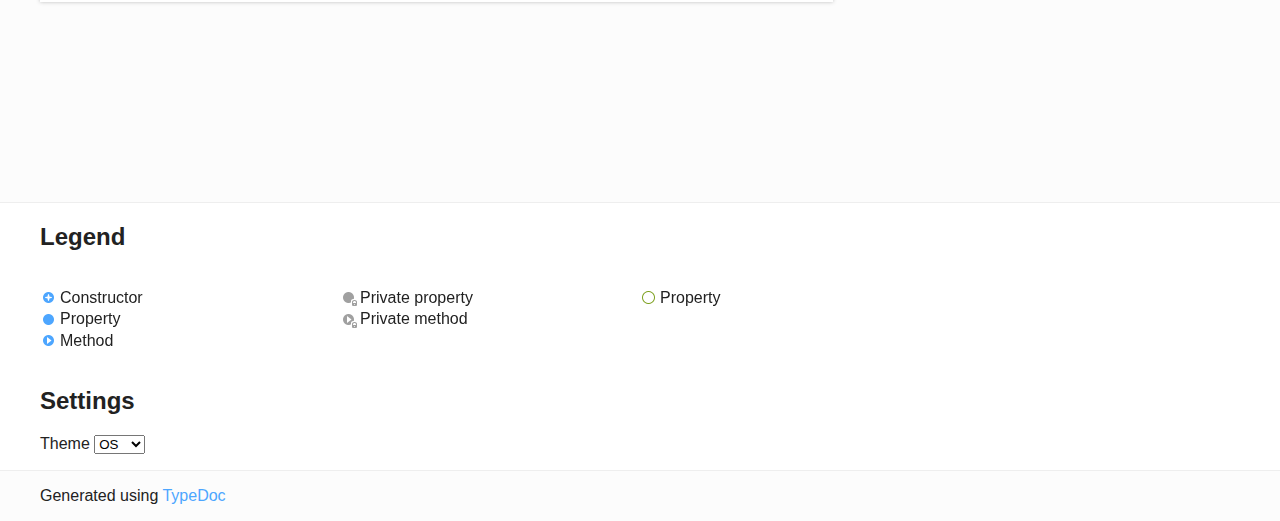
<file: interfaces/EventData.html>
<!DOCTYPE html><html class="default"><head><meta charSet="utf-8"/><meta http-equiv="x-ua-compatible" content="IE=edge"/><title>EventData | opensea-js</title><meta name="description" content="Documentation for opensea-js"/><meta name="viewport" content="width=device-width, initial-scale=1"/><link rel="stylesheet" href="../assets/style.css"/><link rel="stylesheet" href="../assets/highlight.css"/><script async src="../assets/search.js" id="search-script"></script></head><body><script>document.body.classList.add(localStorage.getItem("tsd-theme") || "os")</script><header><div class="tsd-page-toolbar"><div class="container"><div class="table-wrap"><div class="table-cell" id="tsd-search" data-base=".."><div class="field"><label for="tsd-search-field" class="tsd-widget search no-caption">Search</label><input type="text" id="tsd-search-field"/></div><ul class="results"><li class="state loading">Preparing search index...</li><li class="state failure">The search index is not available</li></ul><a href="../index.html" class="title">opensea-js</a></div><div class="table-cell" id="tsd-widgets"><div id="tsd-filter"><a href="#" class="tsd-widget options no-caption" data-toggle="options">Options</a><div class="tsd-filter-group"><div class="tsd-select" id="tsd-filter-visibility"><span class="tsd-select-label">All</span><ul class="tsd-select-list"><li data-value="public">Public</li><li data-value="protected">Public/Protected</li><li data-value="private" class="selected">All</li></ul></div> <input type="checkbox" id="tsd-filter-inherited" checked/><label class="tsd-widget" for="tsd-filter-inherited">Inherited</label><input type="checkbox" id="tsd-filter-externals" checked/><label class="tsd-widget" for="tsd-filter-externals">Externals</label></div></div><a href="#" class="tsd-widget menu no-caption" data-toggle="menu">Menu</a></div></div></div></div><div class="tsd-page-title"><div class="container"><ul class="tsd-breadcrumb"><li><a href="../modules.html">opensea-js</a></li><li><a href="EventData.html">EventData</a></li></ul><h1>Interface EventData</h1></div></div></header><div class="container container-main"><div class="row"><div class="col-8 col-content"><section class="tsd-panel tsd-comment"><div class="tsd-comment tsd-typography"><div class="lead">
<p>Data that gets sent with each EventType</p>
</div></div></section><section class="tsd-panel tsd-hierarchy"><h3>Hierarchy</h3><ul class="tsd-hierarchy"><li><span class="target">EventData</span></li></ul></section><section class="tsd-panel-group tsd-index-group"><h2>Index</h2><section class="tsd-panel tsd-index-panel"><div class="tsd-index-content"><section class="tsd-index-section "><h3>Properties</h3><ul class="tsd-index-list"><li class="tsd-kind-property tsd-parent-kind-interface"><a href="EventData.html#accountAddress" class="tsd-kind-icon">account<wbr/>Address</a></li><li class="tsd-kind-property tsd-parent-kind-interface"><a href="EventData.html#amount" class="tsd-kind-icon">amount</a></li><li class="tsd-kind-property tsd-parent-kind-interface"><a href="EventData.html#asset" class="tsd-kind-icon">asset</a></li><li class="tsd-kind-property tsd-parent-kind-interface"><a href="EventData.html#assets" class="tsd-kind-icon">assets</a></li><li class="tsd-kind-property tsd-parent-kind-interface"><a href="EventData.html#buy" class="tsd-kind-icon">buy</a></li><li class="tsd-kind-property tsd-parent-kind-interface"><a href="EventData.html#contractAddress" class="tsd-kind-icon">contract<wbr/>Address</a></li><li class="tsd-kind-property tsd-parent-kind-interface"><a href="EventData.html#error" class="tsd-kind-icon">error</a></li><li class="tsd-kind-property tsd-parent-kind-interface"><a href="EventData.html#event" class="tsd-kind-icon">event</a></li><li class="tsd-kind-property tsd-parent-kind-interface"><a href="EventData.html#matchMetadata" class="tsd-kind-icon">match<wbr/>Metadata</a></li><li class="tsd-kind-property tsd-parent-kind-interface"><a href="EventData.html#order" class="tsd-kind-icon">order</a></li><li class="tsd-kind-property tsd-parent-kind-interface"><a href="EventData.html#orderV2" class="tsd-kind-icon">order<wbr/>V2</a></li><li class="tsd-kind-property tsd-parent-kind-interface"><a href="EventData.html#proxyAddress" class="tsd-kind-icon">proxy<wbr/>Address</a></li><li class="tsd-kind-property tsd-parent-kind-interface"><a href="EventData.html#sell" class="tsd-kind-icon">sell</a></li><li class="tsd-kind-property tsd-parent-kind-interface"><a href="EventData.html#toAddress" class="tsd-kind-icon">to<wbr/>Address</a></li><li class="tsd-kind-property tsd-parent-kind-interface"><a href="EventData.html#transactionHash" class="tsd-kind-icon">transaction<wbr/>Hash</a></li></ul></section></div></section></section><section class="tsd-panel-group tsd-member-group "><h2>Properties</h2><section class="tsd-panel tsd-member tsd-kind-property tsd-parent-kind-interface"><a id="accountAddress" class="tsd-anchor"></a><h3><span class="tsd-flag ts-flagOptional">Optional</span> account<wbr/>Address</h3><div class="tsd-signature tsd-kind-icon">account<wbr/>Address<span class="tsd-signature-symbol">?:</span> <span class="tsd-signature-type">string</span></div><aside class="tsd-sources"><ul><li>Defined in <a href="https://github.com/JacksonBernier1003/Opensea-API/blob/6f699f1/src/types.ts#L72">src/types.ts:72</a></li></ul></aside></section><section class="tsd-panel tsd-member tsd-kind-property tsd-parent-kind-interface"><a id="amount" class="tsd-anchor"></a><h3><span class="tsd-flag ts-flagOptional">Optional</span> amount</h3><div class="tsd-signature tsd-kind-icon">amount<span class="tsd-signature-symbol">?:</span> <span class="tsd-signature-type">BigNumber</span></div><aside class="tsd-sources"><ul><li>Defined in <a href="https://github.com/JacksonBernier1003/Opensea-API/blob/6f699f1/src/types.ts#L75">src/types.ts:75</a></li></ul></aside></section><section class="tsd-panel tsd-member tsd-kind-property tsd-parent-kind-interface"><a id="asset" class="tsd-anchor"></a><h3><span class="tsd-flag ts-flagOptional">Optional</span> asset</h3><div class="tsd-signature tsd-kind-icon">asset<span class="tsd-signature-symbol">?:</span> <span class="tsd-signature-type">WyvernAsset</span></div><aside class="tsd-sources"><ul><li>Defined in <a href="https://github.com/JacksonBernier1003/Opensea-API/blob/6f699f1/src/types.ts#L78">src/types.ts:78</a></li></ul></aside></section><section class="tsd-panel tsd-member tsd-kind-property tsd-parent-kind-interface"><a id="assets" class="tsd-anchor"></a><h3><span class="tsd-flag ts-flagOptional">Optional</span> assets</h3><div class="tsd-signature tsd-kind-icon">assets<span class="tsd-signature-symbol">?:</span> <span class="tsd-signature-type">WyvernAsset</span><span class="tsd-signature-symbol">[]</span></div><aside class="tsd-sources"><ul><li>Defined in <a href="https://github.com/JacksonBernier1003/Opensea-API/blob/6f699f1/src/types.ts#L77">src/types.ts:77</a></li></ul></aside></section><section class="tsd-panel tsd-member tsd-kind-property tsd-parent-kind-interface"><a id="buy" class="tsd-anchor"></a><h3><span class="tsd-flag ts-flagOptional">Optional</span> buy</h3><div class="tsd-signature tsd-kind-icon">buy<span class="tsd-signature-symbol">?:</span> <span class="tsd-signature-type">Order</span></div><aside class="tsd-sources"><ul><li>Defined in <a href="https://github.com/JacksonBernier1003/Opensea-API/blob/6f699f1/src/types.ts#L86">src/types.ts:86</a></li></ul></aside></section><section class="tsd-panel tsd-member tsd-kind-property tsd-parent-kind-interface"><a id="contractAddress" class="tsd-anchor"></a><h3><span class="tsd-flag ts-flagOptional">Optional</span> contract<wbr/>Address</h3><div class="tsd-signature tsd-kind-icon">contract<wbr/>Address<span class="tsd-signature-symbol">?:</span> <span class="tsd-signature-type">string</span></div><aside class="tsd-sources"><ul><li>Defined in <a href="https://github.com/JacksonBernier1003/Opensea-API/blob/6f699f1/src/types.ts#L76">src/types.ts:76</a></li></ul></aside></section><section class="tsd-panel tsd-member tsd-kind-property tsd-parent-kind-interface"><a id="error" class="tsd-anchor"></a><h3><span class="tsd-flag ts-flagOptional">Optional</span> error</h3><div class="tsd-signature tsd-kind-icon">error<span class="tsd-signature-symbol">?:</span> <span class="tsd-signature-type">unknown</span></div><aside class="tsd-sources"><ul><li>Defined in <a href="https://github.com/JacksonBernier1003/Opensea-API/blob/6f699f1/src/types.ts#L82">src/types.ts:82</a></li></ul></aside></section><section class="tsd-panel tsd-member tsd-kind-property tsd-parent-kind-interface"><a id="event" class="tsd-anchor"></a><h3><span class="tsd-flag ts-flagOptional">Optional</span> event</h3><div class="tsd-signature tsd-kind-icon">event<span class="tsd-signature-symbol">?:</span> <a href="../enums/EventType.html" class="tsd-signature-type" data-tsd-kind="Enumeration">EventType</a></div><aside class="tsd-sources"><ul><li>Defined in <a href="https://github.com/JacksonBernier1003/Opensea-API/blob/6f699f1/src/types.ts#L81">src/types.ts:81</a></li></ul></aside></section><section class="tsd-panel tsd-member tsd-kind-property tsd-parent-kind-interface"><a id="matchMetadata" class="tsd-anchor"></a><h3><span class="tsd-flag ts-flagOptional">Optional</span> match<wbr/>Metadata</h3><div class="tsd-signature tsd-kind-icon">match<wbr/>Metadata<span class="tsd-signature-symbol">?:</span> <span class="tsd-signature-type">string</span></div><aside class="tsd-sources"><ul><li>Defined in <a href="https://github.com/JacksonBernier1003/Opensea-API/blob/6f699f1/src/types.ts#L88">src/types.ts:88</a></li></ul></aside></section><section class="tsd-panel tsd-member tsd-kind-property tsd-parent-kind-interface"><a id="order" class="tsd-anchor"></a><h3><span class="tsd-flag ts-flagOptional">Optional</span> order</h3><div class="tsd-signature tsd-kind-icon">order<span class="tsd-signature-symbol">?:</span> <span class="tsd-signature-type">Order</span><span class="tsd-signature-symbol"> | </span><span class="tsd-signature-type">UnsignedOrder</span></div><aside class="tsd-sources"><ul><li>Defined in <a href="https://github.com/JacksonBernier1003/Opensea-API/blob/6f699f1/src/types.ts#L84">src/types.ts:84</a></li></ul></aside></section><section class="tsd-panel tsd-member tsd-kind-property tsd-parent-kind-interface"><a id="orderV2" class="tsd-anchor"></a><h3><span class="tsd-flag ts-flagOptional">Optional</span> order<wbr/>V2</h3><div class="tsd-signature tsd-kind-icon">order<wbr/>V2<span class="tsd-signature-symbol">?:</span> <span class="tsd-signature-type">OrderV2</span></div><aside class="tsd-sources"><ul><li>Defined in <a href="https://github.com/JacksonBernier1003/Opensea-API/blob/6f699f1/src/types.ts#L85">src/types.ts:85</a></li></ul></aside></section><section class="tsd-panel tsd-member tsd-kind-property tsd-parent-kind-interface"><a id="proxyAddress" class="tsd-anchor"></a><h3><span class="tsd-flag ts-flagOptional">Optional</span> proxy<wbr/>Address</h3><div class="tsd-signature tsd-kind-icon">proxy<wbr/>Address<span class="tsd-signature-symbol">?:</span> <span class="tsd-signature-type">string</span></div><aside class="tsd-sources"><ul><li>Defined in <a href="https://github.com/JacksonBernier1003/Opensea-API/blob/6f699f1/src/types.ts#L74">src/types.ts:74</a></li></ul></aside></section><section class="tsd-panel tsd-member tsd-kind-property tsd-parent-kind-interface"><a id="sell" class="tsd-anchor"></a><h3><span class="tsd-flag ts-flagOptional">Optional</span> sell</h3><div class="tsd-signature tsd-kind-icon">sell<span class="tsd-signature-symbol">?:</span> <span class="tsd-signature-type">Order</span></div><aside class="tsd-sources"><ul><li>Defined in <a href="https://github.com/JacksonBernier1003/Opensea-API/blob/6f699f1/src/types.ts#L87">src/types.ts:87</a></li></ul></aside></section><section class="tsd-panel tsd-member tsd-kind-property tsd-parent-kind-interface"><a id="toAddress" class="tsd-anchor"></a><h3><span class="tsd-flag ts-flagOptional">Optional</span> to<wbr/>Address</h3><div class="tsd-signature tsd-kind-icon">to<wbr/>Address<span class="tsd-signature-symbol">?:</span> <span class="tsd-signature-type">string</span></div><aside class="tsd-sources"><ul><li>Defined in <a href="https://github.com/JacksonBernier1003/Opensea-API/blob/6f699f1/src/types.ts#L73">src/types.ts:73</a></li></ul></aside></section><section class="tsd-panel tsd-member tsd-kind-property tsd-parent-kind-interface"><a id="transactionHash" class="tsd-anchor"></a><h3><span class="tsd-flag ts-flagOptional">Optional</span> transaction<wbr/>Hash</h3><div class="tsd-signature tsd-kind-icon">transaction<wbr/>Hash<span class="tsd-signature-symbol">?:</span> <span class="tsd-signature-type">string</span></div><aside class="tsd-sources"><ul><li>Defined in <a href="https://github.com/JacksonBernier1003/Opensea-API/blob/6f699f1/src/types.ts#L80">src/types.ts:80</a></li></ul></aside></section></section></div><div class="col-4 col-menu menu-sticky-wrap menu-highlight"><nav class="tsd-navigation primary"><ul><li class=""><a href="../modules.html">Exports</a></li></ul></nav><nav class="tsd-navigation secondary menu-sticky"><ul><li class="current tsd-kind-interface"><a href="EventData.html" class="tsd-kind-icon">Event<wbr/>Data</a><ul><li class="tsd-kind-property tsd-parent-kind-interface"><a href="EventData.html#accountAddress" class="tsd-kind-icon">account<wbr/>Address</a></li><li class="tsd-kind-property tsd-parent-kind-interface"><a href="EventData.html#amount" class="tsd-kind-icon">amount</a></li><li class="tsd-kind-property tsd-parent-kind-interface"><a href="EventData.html#asset" class="tsd-kind-icon">asset</a></li><li class="tsd-kind-property tsd-parent-kind-interface"><a href="EventData.html#assets" class="tsd-kind-icon">assets</a></li><li class="tsd-kind-property tsd-parent-kind-interface"><a href="EventData.html#buy" class="tsd-kind-icon">buy</a></li><li class="tsd-kind-property tsd-parent-kind-interface"><a href="EventData.html#contractAddress" class="tsd-kind-icon">contract<wbr/>Address</a></li><li class="tsd-kind-property tsd-parent-kind-interface"><a href="EventData.html#error" class="tsd-kind-icon">error</a></li><li class="tsd-kind-property tsd-parent-kind-interface"><a href="EventData.html#event" class="tsd-kind-icon">event</a></li><li class="tsd-kind-property tsd-parent-kind-interface"><a href="EventData.html#matchMetadata" class="tsd-kind-icon">match<wbr/>Metadata</a></li><li class="tsd-kind-property tsd-parent-kind-interface"><a href="EventData.html#order" class="tsd-kind-icon">order</a></li><li class="tsd-kind-property tsd-parent-kind-interface"><a href="EventData.html#orderV2" class="tsd-kind-icon">order<wbr/>V2</a></li><li class="tsd-kind-property tsd-parent-kind-interface"><a href="EventData.html#proxyAddress" class="tsd-kind-icon">proxy<wbr/>Address</a></li><li class="tsd-kind-property tsd-parent-kind-interface"><a href="EventData.html#sell" class="tsd-kind-icon">sell</a></li><li class="tsd-kind-property tsd-parent-kind-interface"><a href="EventData.html#toAddress" class="tsd-kind-icon">to<wbr/>Address</a></li><li class="tsd-kind-property tsd-parent-kind-interface"><a href="EventData.html#transactionHash" class="tsd-kind-icon">transaction<wbr/>Hash</a></li></ul></li></ul></nav></div></div></div><footer class="with-border-bottom"><div class="container"><h2>Legend</h2><div class="tsd-legend-group"><ul class="tsd-legend"><li class="tsd-kind-constructor tsd-parent-kind-class"><span class="tsd-kind-icon">Constructor</span></li><li class="tsd-kind-property tsd-parent-kind-class"><span class="tsd-kind-icon">Property</span></li><li class="tsd-kind-method tsd-parent-kind-class"><span class="tsd-kind-icon">Method</span></li></ul><ul class="tsd-legend"><li class="tsd-kind-property tsd-parent-kind-class tsd-is-private"><span class="tsd-kind-icon">Private property</span></li><li class="tsd-kind-method tsd-parent-kind-class tsd-is-private"><span class="tsd-kind-icon">Private method</span></li></ul><ul class="tsd-legend"><li class="tsd-kind-property tsd-parent-kind-interface"><span class="tsd-kind-icon">Property</span></li></ul></div><h2>Settings</h2><p>Theme <select id="theme"><option value="os">OS</option><option value="light">Light</option><option value="dark">Dark</option></select></p></div></footer><div class="container tsd-generator"><p>Generated using <a href="https://typedoc.org/" target="_blank">TypeDoc</a></p></div><div class="overlay"></div><script src="../assets/main.js"></script></body></html>
</file>
<file: assets/style.css>
@import url("./icons.css");

:root {
    /* Light */
    --light-color-background: #fcfcfc;
    --light-color-secondary-background: #fff;
    --light-color-text: #222;
    --light-color-text-aside: #707070;
    --light-color-link: #4da6ff;
    --light-color-menu-divider: #eee;
    --light-color-menu-divider-focus: #000;
    --light-color-menu-label: #707070;
    --light-color-panel: var(--light-color-secondary-background);
    --light-color-panel-divider: #eee;
    --light-color-comment-tag: #707070;
    --light-color-comment-tag-text: #fff;
    --light-color-ts: #9600ff;
    --light-color-ts-interface: #647f1b;
    --light-color-ts-enum: #937210;
    --light-color-ts-class: #0672de;
    --light-color-ts-private: #707070;
    --light-color-toolbar: #fff;
    --light-color-toolbar-text: #333;
    --light-icon-filter: invert(0);
    --light-external-icon: url("data:image/svg+xml;utf8,<svg xmlns='http://www.w3.org/2000/svg' viewBox='0 0 100 100' width='10' height='10'><path fill-opacity='0' stroke='%23000' stroke-width='10' d='m43,35H5v60h60V57M45,5v10l10,10-30,30 20,20 30-30 10,10h10V5z'/></svg>");

    /* Dark */
    --dark-color-background: #36393f;
    --dark-color-secondary-background: #2f3136;
    --dark-color-text: #ffffff;
    --dark-color-text-aside: #e6e4e4;
    --dark-color-link: #00aff4;
    --dark-color-menu-divider: #eee;
    --dark-color-menu-divider-focus: #000;
    --dark-color-menu-label: #707070;
    --dark-color-panel: var(--dark-color-secondary-background);
    --dark-color-panel-divider: #818181;
    --dark-color-comment-tag: #dcddde;
    --dark-color-comment-tag-text: #2f3136;
    --dark-color-ts: #c97dff;
    --dark-color-ts-interface: #9cbe3c;
    --dark-color-ts-enum: #d6ab29;
    --dark-color-ts-class: #3695f3;
    --dark-color-ts-private: #e2e2e2;
    --dark-color-toolbar: #34373c;
    --dark-color-toolbar-text: #ffffff;
    --dark-icon-filter: invert(1);
    --dark-external-icon: url("data:image/svg+xml;utf8,<svg xmlns='http://www.w3.org/2000/svg' viewBox='0 0 100 100' width='10' height='10'><path fill-opacity='0' stroke='%23fff' stroke-width='10' d='m43,35H5v60h60V57M45,5v10l10,10-30,30 20,20 30-30 10,10h10V5z'/></svg>");
}

@media (prefers-color-scheme: light) {
    :root {
        --color-background: var(--light-color-background);
        --color-secondary-background: var(--light-color-secondary-background);
        --color-text: var(--light-color-text);
        --color-text-aside: var(--light-color-text-aside);
        --color-link: var(--light-color-link);
        --color-menu-divider: var(--light-color-menu-divider);
        --color-menu-divider-focus: var(--light-color-menu-divider-focus);
        --color-menu-label: var(--light-color-menu-label);
        --color-panel: var(--light-color-panel);
        --color-panel-divider: var(--light-color-panel-divider);
        --color-comment-tag: var(--light-color-comment-tag);
        --color-comment-tag-text: var(--light-color-comment-tag-text);
        --color-ts: var(--light-color-ts);
        --color-ts-interface: var(--light-color-ts-interface);
        --color-ts-enum: var(--light-color-ts-enum);
        --color-ts-class: var(--light-color-ts-class);
        --color-ts-private: var(--light-color-ts-private);
        --color-toolbar: var(--light-color-toolbar);
        --color-toolbar-text: var(--light-color-toolbar-text);
        --icon-filter: var(--light-icon-filter);
        --external-icon: var(--light-external-icon);
    }
}

@media (prefers-color-scheme: dark) {
    :root {
        --color-background: var(--dark-color-background);
        --color-secondary-background: var(--dark-color-secondary-background);
        --color-text: var(--dark-color-text);
        --color-text-aside: var(--dark-color-text-aside);
        --color-link: var(--dark-color-link);
        --color-menu-divider: var(--dark-color-menu-divider);
        --color-menu-divider-focus: var(--dark-color-menu-divider-focus);
        --color-menu-label: var(--dark-color-menu-label);
        --color-panel: var(--dark-color-panel);
        --color-panel-divider: var(--dark-color-panel-divider);
        --color-comment-tag: var(--dark-color-comment-tag);
        --color-comment-tag-text: var(--dark-color-comment-tag-text);
        --color-ts: var(--dark-color-ts);
        --color-ts-interface: var(--dark-color-ts-interface);
        --color-ts-enum: var(--dark-color-ts-enum);
        --color-ts-class: var(--dark-color-ts-class);
        --color-ts-private: var(--dark-color-ts-private);
        --color-toolbar: var(--dark-color-toolbar);
        --color-toolbar-text: var(--dark-color-toolbar-text);
        --icon-filter: var(--dark-icon-filter);
        --external-icon: var(--dark-external-icon);
    }
}

body {
    margin: 0;
}

body.light {
    --color-background: var(--light-color-background);
    --color-secondary-background: var(--light-color-secondary-background);
    --color-text: var(--light-color-text);
    --color-text-aside: var(--light-color-text-aside);
    --color-link: var(--light-color-link);
    --color-menu-divider: var(--light-color-menu-divider);
    --color-menu-divider-focus: var(--light-color-menu-divider-focus);
    --color-menu-label: var(--light-color-menu-label);
    --color-panel: var(--light-color-panel);
    --color-panel-divider: var(--light-color-panel-divider);
    --color-comment-tag: var(--light-color-comment-tag);
    --color-comment-tag-text: var(--light-color-comment-tag-text);
    --color-ts: var(--light-color-ts);
    --color-ts-interface: var(--light-color-ts-interface);
    --color-ts-enum: var(--light-color-ts-enum);
    --color-ts-class: var(--light-color-ts-class);
    --color-ts-private: var(--light-color-ts-private);
    --color-toolbar: var(--light-color-toolbar);
    --color-toolbar-text: var(--light-color-toolbar-text);
    --icon-filter: var(--light-icon-filter);
    --external-icon: var(--light-external-icon);
}

body.dark {
    --color-background: var(--dark-color-background);
    --color-secondary-background: var(--dark-color-secondary-background);
    --color-text: var(--dark-color-text);
    --color-text-aside: var(--dark-color-text-aside);
    --color-link: var(--dark-color-link);
    --color-menu-divider: var(--dark-color-menu-divider);
    --color-menu-divider-focus: var(--dark-color-menu-divider-focus);
    --color-menu-label: var(--dark-color-menu-label);
    --color-panel: var(--dark-color-panel);
    --color-panel-divider: var(--dark-color-panel-divider);
    --color-comment-tag: var(--dark-color-comment-tag);
    --color-comment-tag-text: var(--dark-color-comment-tag-text);
    --color-ts: var(--dark-color-ts);
    --color-ts-interface: var(--dark-color-ts-interface);
    --color-ts-enum: var(--dark-color-ts-enum);
    --color-ts-class: var(--dark-color-ts-class);
    --color-ts-private: var(--dark-color-ts-private);
    --color-toolbar: var(--dark-color-toolbar);
    --color-toolbar-text: var(--dark-color-toolbar-text);
    --icon-filter: var(--dark-icon-filter);
    --external-icon: var(--dark-external-icon);
}

h1 {
    font-size: 2em;
    margin: 0.67em 0;
}

h2 {
    font-size: 1.5em;
    margin: 0.83em 0;
}

h3 {
    font-size: 1.17em;
    margin: 1em 0;
}

h4,
.tsd-index-panel h3 {
    font-size: 1em;
    margin: 1.33em 0;
}

h5 {
    font-size: 0.83em;
    margin: 1.67em 0;
}

h6 {
    font-size: 0.67em;
    margin: 2.33em 0;
}

pre {
    white-space: pre;
    white-space: pre-wrap;
    word-wrap: break-word;
}

dl,
menu,
ol,
ul {
    margin: 1em 0;
}

dd {
    margin: 0 0 0 40px;
}

.container {
    max-width: 1200px;
    margin: 0 auto;
    padding: 0 40px;
}
@media (max-width: 640px) {
    .container {
        padding: 0 20px;
    }
}

.container-main {
    padding-bottom: 200px;
}

.row {
    display: flex;
    position: relative;
    margin: 0 -10px;
}
.row:after {
    visibility: hidden;
    display: block;
    content: "";
    clear: both;
    height: 0;
}

.col-4,
.col-8 {
    box-sizing: border-box;
    float: left;
    padding: 0 10px;
}

.col-4 {
    width: 33.3333333333%;
}
.col-8 {
    width: 66.6666666667%;
}

ul.tsd-descriptions > li > :first-child,
.tsd-panel > :first-child,
.col-8 > :first-child,
.col-4 > :first-child,
ul.tsd-descriptions > li > :first-child > :first-child,
.tsd-panel > :first-child > :first-child,
.col-8 > :first-child > :first-child,
.col-4 > :first-child > :first-child,
ul.tsd-descriptions > li > :first-child > :first-child > :first-child,
.tsd-panel > :first-child > :first-child > :first-child,
.col-8 > :first-child > :first-child > :first-child,
.col-4 > :first-child > :first-child > :first-child {
    margin-top: 0;
}
ul.tsd-descriptions > li > :last-child,
.tsd-panel > :last-child,
.col-8 > :last-child,
.col-4 > :last-child,
ul.tsd-descriptions > li > :last-child > :last-child,
.tsd-panel > :last-child > :last-child,
.col-8 > :last-child > :last-child,
.col-4 > :last-child > :last-child,
ul.tsd-descriptions > li > :last-child > :last-child > :last-child,
.tsd-panel > :last-child > :last-child > :last-child,
.col-8 > :last-child > :last-child > :last-child,
.col-4 > :last-child > :last-child > :last-child {
    margin-bottom: 0;
}

@keyframes fade-in {
    from {
        opacity: 0;
    }
    to {
        opacity: 1;
    }
}
@keyframes fade-out {
    from {
        opacity: 1;
        visibility: visible;
    }
    to {
        opacity: 0;
    }
}
@keyframes fade-in-delayed {
    0% {
        opacity: 0;
    }
    33% {
        opacity: 0;
    }
    100% {
        opacity: 1;
    }
}
@keyframes fade-out-delayed {
    0% {
        opacity: 1;
        visibility: visible;
    }
    66% {
        opacity: 0;
    }
    100% {
        opacity: 0;
    }
}
@keyframes shift-to-left {
    from {
        transform: translate(0, 0);
    }
    to {
        transform: translate(-25%, 0);
    }
}
@keyframes unshift-to-left {
    from {
        transform: translate(-25%, 0);
    }
    to {
        transform: translate(0, 0);
    }
}
@keyframes pop-in-from-right {
    from {
        transform: translate(100%, 0);
    }
    to {
        transform: translate(0, 0);
    }
}
@keyframes pop-out-to-right {
    from {
        transform: translate(0, 0);
        visibility: visible;
    }
    to {
        transform: translate(100%, 0);
    }
}
body {
    background: var(--color-background);
    font-family: "Segoe UI", sans-serif;
    font-size: 16px;
    color: var(--color-text);
}

a {
    color: var(--color-link);
    text-decoration: none;
}
a:hover {
    text-decoration: underline;
}
a.external[target="_blank"] {
    background-image: var(--external-icon);
    background-position: top 3px right;
    background-repeat: no-repeat;
    padding-right: 13px;
}

code,
pre {
    font-family: Menlo, Monaco, Consolas, "Courier New", monospace;
    padding: 0.2em;
    margin: 0;
    font-size: 14px;
}

pre {
    padding: 10px;
}
pre code {
    padding: 0;
    font-size: 100%;
}

blockquote {
    margin: 1em 0;
    padding-left: 1em;
    border-left: 4px solid gray;
}

.tsd-typography {
    line-height: 1.333em;
}
.tsd-typography ul {
    list-style: square;
    padding: 0 0 0 20px;
    margin: 0;
}
.tsd-typography h4,
.tsd-typography .tsd-index-panel h3,
.tsd-index-panel .tsd-typography h3,
.tsd-typography h5,
.tsd-typography h6 {
    font-size: 1em;
    margin: 0;
}
.tsd-typography h5,
.tsd-typography h6 {
    font-weight: normal;
}
.tsd-typography p,
.tsd-typography ul,
.tsd-typography ol {
    margin: 1em 0;
}

@media (min-width: 901px) and (max-width: 1024px) {
    html .col-content {
        width: 72%;
    }
    html .col-menu {
        width: 28%;
    }
    html .tsd-navigation {
        padding-left: 10px;
    }
}
@media (max-width: 900px) {
    html .col-content {
        float: none;
        width: 100%;
    }
    html .col-menu {
        position: fixed !important;
        overflow: auto;
        -webkit-overflow-scrolling: touch;
        z-index: 1024;
        top: 0 !important;
        bottom: 0 !important;
        left: auto !important;
        right: 0 !important;
        width: 100%;
        padding: 20px 20px 0 0;
        max-width: 450px;
        visibility: hidden;
        background-color: var(--color-panel);
        transform: translate(100%, 0);
    }
    html .col-menu > *:last-child {
        padding-bottom: 20px;
    }
    html .overlay {
        content: "";
        display: block;
        position: fixed;
        z-index: 1023;
        top: 0;
        left: 0;
        right: 0;
        bottom: 0;
        background-color: rgba(0, 0, 0, 0.75);
        visibility: hidden;
    }

    .to-has-menu .overlay {
        animation: fade-in 0.4s;
    }

    .to-has-menu :is(header, footer, .col-content) {
        animation: shift-to-left 0.4s;
    }

    .to-has-menu .col-menu {
        animation: pop-in-from-right 0.4s;
    }

    .from-has-menu .overlay {
        animation: fade-out 0.4s;
    }

    .from-has-menu :is(header, footer, .col-content) {
        animation: unshift-to-left 0.4s;
    }

    .from-has-menu .col-menu {
        animation: pop-out-to-right 0.4s;
    }

    .has-menu body {
        overflow: hidden;
    }
    .has-menu .overlay {
        visibility: visible;
    }
    .has-menu :is(header, footer, .col-content) {
        transform: translate(-25%, 0);
    }
    .has-menu .col-menu {
        visibility: visible;
        transform: translate(0, 0);
        display: grid;
        grid-template-rows: auto 1fr;
        max-height: 100vh;
    }
    .has-menu .tsd-navigation {
        max-height: 100%;
    }
}

.tsd-page-title {
    padding: 70px 0 20px 0;
    margin: 0 0 40px 0;
    background: var(--color-panel);
    box-shadow: 0 0 5px rgba(0, 0, 0, 0.35);
}
.tsd-page-title h1 {
    margin: 0;
}

.tsd-breadcrumb {
    margin: 0;
    padding: 0;
    color: var(--color-text-aside);
}
.tsd-breadcrumb a {
    color: var(--color-text-aside);
    text-decoration: none;
}
.tsd-breadcrumb a:hover {
    text-decoration: underline;
}
.tsd-breadcrumb li {
    display: inline;
}
.tsd-breadcrumb li:after {
    content: " / ";
}

dl.tsd-comment-tags {
    overflow: hidden;
}
dl.tsd-comment-tags dt {
    float: left;
    padding: 1px 5px;
    margin: 0 10px 0 0;
    border-radius: 4px;
    border: 1px solid var(--color-comment-tag);
    color: var(--color-comment-tag);
    font-size: 0.8em;
    font-weight: normal;
}
dl.tsd-comment-tags dd {
    margin: 0 0 10px 0;
}
dl.tsd-comment-tags dd:before,
dl.tsd-comment-tags dd:after {
    display: table;
    content: " ";
}
dl.tsd-comment-tags dd pre,
dl.tsd-comment-tags dd:after {
    clear: both;
}
dl.tsd-comment-tags p {
    margin: 0;
}

.tsd-panel.tsd-comment .lead {
    font-size: 1.1em;
    line-height: 1.333em;
    margin-bottom: 2em;
}
.tsd-panel.tsd-comment .lead:last-child {
    margin-bottom: 0;
}

.toggle-protected .tsd-is-private {
    display: none;
}

.toggle-public .tsd-is-private,
.toggle-public .tsd-is-protected,
.toggle-public .tsd-is-private-protected {
    display: none;
}

.toggle-inherited .tsd-is-inherited {
    display: none;
}

.toggle-externals .tsd-is-external {
    display: none;
}

#tsd-filter {
    position: relative;
    display: inline-block;
    height: 40px;
    vertical-align: bottom;
}
.no-filter #tsd-filter {
    display: none;
}
#tsd-filter .tsd-filter-group {
    display: inline-block;
    height: 40px;
    vertical-align: bottom;
    white-space: nowrap;
}
#tsd-filter input {
    display: none;
}
@media (max-width: 900px) {
    #tsd-filter .tsd-filter-group {
        display: block;
        position: absolute;
        top: 40px;
        right: 20px;
        height: auto;
        background-color: var(--color-panel);
        visibility: hidden;
        transform: translate(50%, 0);
        box-shadow: 0 0 4px rgba(0, 0, 0, 0.25);
    }
    .has-options #tsd-filter .tsd-filter-group {
        visibility: visible;
    }
    .to-has-options #tsd-filter .tsd-filter-group {
        animation: fade-in 0.2s;
    }
    .from-has-options #tsd-filter .tsd-filter-group {
        animation: fade-out 0.2s;
    }
    #tsd-filter label,
    #tsd-filter .tsd-select {
        display: block;
        padding-right: 20px;
    }
}

footer {
    border-top: 1px solid var(--color-panel-divider);
    background-color: var(--color-panel);
}
footer:after {
    content: "";
    display: table;
}
footer.with-border-bottom {
    border-bottom: 1px solid var(--color-panel-divider);
}
footer .tsd-legend-group {
    font-size: 0;
}
footer .tsd-legend {
    display: inline-block;
    width: 25%;
    padding: 0;
    font-size: 16px;
    list-style: none;
    line-height: 1.333em;
    vertical-align: top;
}
@media (max-width: 900px) {
    footer .tsd-legend {
        width: 50%;
    }
}

.tsd-hierarchy {
    list-style: square;
    padding: 0 0 0 20px;
    margin: 0;
}
.tsd-hierarchy .target {
    font-weight: bold;
}

.tsd-index-panel .tsd-index-content {
    margin-bottom: -30px !important;
}
.tsd-index-panel .tsd-index-section {
    margin-bottom: 30px !important;
}
.tsd-index-panel h3 {
    margin: 0 -20px 10px -20px;
    padding: 0 20px 10px 20px;
    border-bottom: 1px solid var(--color-panel-divider);
}
.tsd-index-panel ul.tsd-index-list {
    -webkit-column-count: 3;
    -moz-column-count: 3;
    -ms-column-count: 3;
    -o-column-count: 3;
    column-count: 3;
    -webkit-column-gap: 20px;
    -moz-column-gap: 20px;
    -ms-column-gap: 20px;
    -o-column-gap: 20px;
    column-gap: 20px;
    padding: 0;
    list-style: none;
    line-height: 1.333em;
}
@media (max-width: 900px) {
    .tsd-index-panel ul.tsd-index-list {
        -webkit-column-count: 1;
        -moz-column-count: 1;
        -ms-column-count: 1;
        -o-column-count: 1;
        column-count: 1;
    }
}
@media (min-width: 901px) and (max-width: 1024px) {
    .tsd-index-panel ul.tsd-index-list {
        -webkit-column-count: 2;
        -moz-column-count: 2;
        -ms-column-count: 2;
        -o-column-count: 2;
        column-count: 2;
    }
}
.tsd-index-panel ul.tsd-index-list li {
    -webkit-page-break-inside: avoid;
    -moz-page-break-inside: avoid;
    -ms-page-break-inside: avoid;
    -o-page-break-inside: avoid;
    page-break-inside: avoid;
}
.tsd-index-panel a,
.tsd-index-panel .tsd-parent-kind-module a {
    color: var(--color-ts);
}
.tsd-index-panel .tsd-parent-kind-interface a {
    color: var(--color-ts-interface);
}
.tsd-index-panel .tsd-parent-kind-enum a {
    color: var(--color-ts-enum);
}
.tsd-index-panel .tsd-parent-kind-class a {
    color: var(--color-ts-class);
}
.tsd-index-panel .tsd-kind-module a {
    color: var(--color-ts);
}
.tsd-index-panel .tsd-kind-interface a {
    color: var(--color-ts-interface);
}
.tsd-index-panel .tsd-kind-enum a {
    color: var(--color-ts-enum);
}
.tsd-index-panel .tsd-kind-class a {
    color: var(--color-ts-class);
}
.tsd-index-panel .tsd-is-private a {
    color: var(--color-ts-private);
}

.tsd-flag {
    display: inline-block;
    padding: 1px 5px;
    border-radius: 4px;
    color: var(--color-comment-tag-text);
    background-color: var(--color-comment-tag);
    text-indent: 0;
    font-size: 14px;
    font-weight: normal;
}

.tsd-anchor {
    position: absolute;
    top: -100px;
}

.tsd-member {
    position: relative;
}
.tsd-member .tsd-anchor + h3 {
    margin-top: 0;
    margin-bottom: 0;
    border-bottom: none;
}
.tsd-member [data-tsd-kind] {
    color: var(--color-ts);
}
.tsd-member [data-tsd-kind="Interface"] {
    color: var(--color-ts-interface);
}
.tsd-member [data-tsd-kind="Enum"] {
    color: var(--color-ts-enum);
}
.tsd-member [data-tsd-kind="Class"] {
    color: var(--color-ts-class);
}
.tsd-member [data-tsd-kind="Private"] {
    color: var(--color-ts-private);
}

.tsd-navigation {
    margin: 0 0 0 40px;
}
.tsd-navigation a {
    display: block;
    padding-top: 2px;
    padding-bottom: 2px;
    border-left: 2px solid transparent;
    color: var(--color-text);
    text-decoration: none;
    transition: border-left-color 0.1s;
}
.tsd-navigation a:hover {
    text-decoration: underline;
}
.tsd-navigation ul {
    margin: 0;
    padding: 0;
    list-style: none;
}
.tsd-navigation li {
    padding: 0;
}

.tsd-navigation.primary {
    padding-bottom: 40px;
}
.tsd-navigation.primary a {
    display: block;
    padding-top: 6px;
    padding-bottom: 6px;
}
.tsd-navigation.primary ul li a {
    padding-left: 5px;
}
.tsd-navigation.primary ul li li a {
    padding-left: 25px;
}
.tsd-navigation.primary ul li li li a {
    padding-left: 45px;
}
.tsd-navigation.primary ul li li li li a {
    padding-left: 65px;
}
.tsd-navigation.primary ul li li li li li a {
    padding-left: 85px;
}
.tsd-navigation.primary ul li li li li li li a {
    padding-left: 105px;
}
.tsd-navigation.primary > ul {
    border-bottom: 1px solid var(--color-panel-divider);
}
.tsd-navigation.primary li {
    border-top: 1px solid var(--color-panel-divider);
}
.tsd-navigation.primary li.current > a {
    font-weight: bold;
}
.tsd-navigation.primary li.label span {
    display: block;
    padding: 20px 0 6px 5px;
    color: var(--color-menu-label);
}
.tsd-navigation.primary li.globals + li > span,
.tsd-navigation.primary li.globals + li > a {
    padding-top: 20px;
}

.tsd-navigation.secondary {
    max-height: calc(100vh - 1rem - 40px);
    overflow: auto;
    position: sticky;
    top: calc(0.5rem + 40px);
    transition: 0.3s;
}
.tsd-navigation.secondary.tsd-navigation--toolbar-hide {
    max-height: calc(100vh - 1rem);
    top: 0.5rem;
}
.tsd-navigation.secondary ul {
    transition: opacity 0.2s;
}
.tsd-navigation.secondary ul li a {
    padding-left: 25px;
}
.tsd-navigation.secondary ul li li a {
    padding-left: 45px;
}
.tsd-navigation.secondary ul li li li a {
    padding-left: 65px;
}
.tsd-navigation.secondary ul li li li li a {
    padding-left: 85px;
}
.tsd-navigation.secondary ul li li li li li a {
    padding-left: 105px;
}
.tsd-navigation.secondary ul li li li li li li a {
    padding-left: 125px;
}
.tsd-navigation.secondary ul.current a {
    border-left-color: var(--color-panel-divider);
}
.tsd-navigation.secondary li.focus > a,
.tsd-navigation.secondary ul.current li.focus > a {
    border-left-color: var(--color-menu-divider-focus);
}
.tsd-navigation.secondary li.current {
    margin-top: 20px;
    margin-bottom: 20px;
    border-left-color: var(--color-panel-divider);
}
.tsd-navigation.secondary li.current > a {
    font-weight: bold;
}

@media (min-width: 901px) {
    .menu-sticky-wrap {
        position: static;
    }
}

.tsd-panel {
    margin: 20px 0;
    padding: 20px;
    background-color: var(--color-panel);
    box-shadow: 0 0 4px rgba(0, 0, 0, 0.25);
}
.tsd-panel:empty {
    display: none;
}
.tsd-panel > h1,
.tsd-panel > h2,
.tsd-panel > h3 {
    margin: 1.5em -20px 10px -20px;
    padding: 0 20px 10px 20px;
    border-bottom: 1px solid var(--color-panel-divider);
}
.tsd-panel > h1.tsd-before-signature,
.tsd-panel > h2.tsd-before-signature,
.tsd-panel > h3.tsd-before-signature {
    margin-bottom: 0;
    border-bottom: 0;
}
.tsd-panel table {
    display: block;
    width: 100%;
    overflow: auto;
    margin-top: 10px;
    word-break: normal;
    word-break: keep-all;
    border-collapse: collapse;
}
.tsd-panel table th {
    font-weight: bold;
}
.tsd-panel table th,
.tsd-panel table td {
    padding: 6px 13px;
    border: 1px solid var(--color-panel-divider);
}
.tsd-panel table tr {
    background: var(--color-background);
}
.tsd-panel table tr:nth-child(even) {
    background: var(--color-secondary-background);
}

.tsd-panel-group {
    margin: 60px 0;
}
.tsd-panel-group > h1,
.tsd-panel-group > h2,
.tsd-panel-group > h3 {
    padding-left: 20px;
    padding-right: 20px;
}

#tsd-search {
    transition: background-color 0.2s;
}
#tsd-search .title {
    position: relative;
    z-index: 2;
}
#tsd-search .field {
    position: absolute;
    left: 0;
    top: 0;
    right: 40px;
    height: 40px;
}
#tsd-search .field input {
    box-sizing: border-box;
    position: relative;
    top: -50px;
    z-index: 1;
    width: 100%;
    padding: 0 10px;
    opacity: 0;
    outline: 0;
    border: 0;
    background: transparent;
    color: var(--color-text);
}
#tsd-search .field label {
    position: absolute;
    overflow: hidden;
    right: -40px;
}
#tsd-search .field input,
#tsd-search .title {
    transition: opacity 0.2s;
}
#tsd-search .results {
    position: absolute;
    visibility: hidden;
    top: 40px;
    width: 100%;
    margin: 0;
    padding: 0;
    list-style: none;
    box-shadow: 0 0 4px rgba(0, 0, 0, 0.25);
}
#tsd-search .results li {
    padding: 0 10px;
    background-color: var(--color-background);
}
#tsd-search .results li:nth-child(even) {
    background-color: var(--color-panel);
}
#tsd-search .results li.state {
    display: none;
}
#tsd-search .results li.current,
#tsd-search .results li:hover {
    background-color: var(--color-panel-divider);
}
#tsd-search .results a {
    display: block;
}
#tsd-search .results a:before {
    top: 10px;
}
#tsd-search .results span.parent {
    color: var(--color-text-aside);
    font-weight: normal;
}
#tsd-search.has-focus {
    background-color: var(--color-panel-divider);
}
#tsd-search.has-focus .field input {
    top: 0;
    opacity: 1;
}
#tsd-search.has-focus .title {
    z-index: 0;
    opacity: 0;
}
#tsd-search.has-focus .results {
    visibility: visible;
}
#tsd-search.loading .results li.state.loading {
    display: block;
}
#tsd-search.failure .results li.state.failure {
    display: block;
}

.tsd-signature {
    margin: 0 0 1em 0;
    padding: 10px;
    border: 1px solid var(--color-panel-divider);
    font-family: Menlo, Monaco, Consolas, "Courier New", monospace;
    font-size: 14px;
    overflow-x: auto;
}
.tsd-signature.tsd-kind-icon {
    padding-left: 30px;
}
.tsd-signature.tsd-kind-icon:before {
    top: 10px;
    left: 10px;
}
.tsd-panel > .tsd-signature {
    margin-left: -20px;
    margin-right: -20px;
    border-width: 1px 0;
}
.tsd-panel > .tsd-signature.tsd-kind-icon {
    padding-left: 40px;
}
.tsd-panel > .tsd-signature.tsd-kind-icon:before {
    left: 20px;
}

.tsd-signature-symbol {
    color: var(--color-text-aside);
    font-weight: normal;
}

.tsd-signature-type {
    font-style: italic;
    font-weight: normal;
}

.tsd-signatures {
    padding: 0;
    margin: 0 0 1em 0;
    border: 1px solid var(--color-panel-divider);
}
.tsd-signatures .tsd-signature {
    margin: 0;
    border-width: 1px 0 0 0;
    transition: background-color 0.1s;
}
.tsd-signatures .tsd-signature:first-child {
    border-top-width: 0;
}
.tsd-signatures .tsd-signature.current {
    background-color: var(--color-panel-divider);
}
.tsd-signatures.active > .tsd-signature {
    cursor: pointer;
}
.tsd-panel > .tsd-signatures {
    margin-left: -20px;
    margin-right: -20px;
    border-width: 1px 0;
}
.tsd-panel > .tsd-signatures .tsd-signature.tsd-kind-icon {
    padding-left: 40px;
}
.tsd-panel > .tsd-signatures .tsd-signature.tsd-kind-icon:before {
    left: 20px;
}
.tsd-panel > a.anchor + .tsd-signatures {
    border-top-width: 0;
    margin-top: -20px;
}

ul.tsd-descriptions {
    position: relative;
    overflow: hidden;
    padding: 0;
    list-style: none;
}
ul.tsd-descriptions.active > .tsd-description {
    display: none;
}
ul.tsd-descriptions.active > .tsd-description.current {
    display: block;
}
ul.tsd-descriptions.active > .tsd-description.fade-in {
    animation: fade-in-delayed 0.3s;
}
ul.tsd-descriptions.active > .tsd-description.fade-out {
    animation: fade-out-delayed 0.3s;
    position: absolute;
    display: block;
    top: 0;
    left: 0;
    right: 0;
    opacity: 0;
    visibility: hidden;
}
ul.tsd-descriptions h4,
ul.tsd-descriptions .tsd-index-panel h3,
.tsd-index-panel ul.tsd-descriptions h3 {
    font-size: 16px;
    margin: 1em 0 0.5em 0;
}

ul.tsd-parameters,
ul.tsd-type-parameters {
    list-style: square;
    margin: 0;
    padding-left: 20px;
}
ul.tsd-parameters > li.tsd-parameter-signature,
ul.tsd-type-parameters > li.tsd-parameter-signature {
    list-style: none;
    margin-left: -20px;
}
ul.tsd-parameters h5,
ul.tsd-type-parameters h5 {
    font-size: 16px;
    margin: 1em 0 0.5em 0;
}
ul.tsd-parameters .tsd-comment,
ul.tsd-type-parameters .tsd-comment {
    margin-top: -0.5em;
}

.tsd-sources {
    font-size: 14px;
    color: var(--color-text-aside);
    margin: 0 0 1em 0;
}
.tsd-sources a {
    color: var(--color-text-aside);
    text-decoration: underline;
}
.tsd-sources ul,
.tsd-sources p {
    margin: 0 !important;
}
.tsd-sources ul {
    list-style: none;
    padding: 0;
}

.tsd-page-toolbar {
    position: fixed;
    z-index: 1;
    top: 0;
    left: 0;
    width: 100%;
    height: 40px;
    color: var(--color-toolbar-text);
    background: var(--color-toolbar);
    border-bottom: 1px solid var(--color-panel-divider);
    transition: transform 0.3s linear;
}
.tsd-page-toolbar a {
    color: var(--color-toolbar-text);
    text-decoration: none;
}
.tsd-page-toolbar a.title {
    font-weight: bold;
}
.tsd-page-toolbar a.title:hover {
    text-decoration: underline;
}
.tsd-page-toolbar .table-wrap {
    display: table;
    width: 100%;
    height: 40px;
}
.tsd-page-toolbar .table-cell {
    display: table-cell;
    position: relative;
    white-space: nowrap;
    line-height: 40px;
}
.tsd-page-toolbar .table-cell:first-child {
    width: 100%;
}

.tsd-page-toolbar--hide {
    transform: translateY(-100%);
}

.tsd-select .tsd-select-list li:before,
.tsd-select .tsd-select-label:before,
.tsd-widget:before {
    content: "";
    display: inline-block;
    width: 40px;
    height: 40px;
    margin: 0 -8px 0 0;
    background-image: url(./widgets.png);
    background-repeat: no-repeat;
    text-indent: -1024px;
    vertical-align: bottom;
    filter: var(--icon-filter);
}
@media (-webkit-min-device-pixel-ratio: 1.5), (min-resolution: 144dpi) {
    .tsd-select .tsd-select-list li:before,
    .tsd-select .tsd-select-label:before,
    .tsd-widget:before {
        background-image: url(./widgets@2x.png);
        background-size: 320px 40px;
    }
}

.tsd-widget {
    display: inline-block;
    overflow: hidden;
    opacity: 0.8;
    height: 40px;
    transition: opacity 0.1s, background-color 0.2s;
    vertical-align: bottom;
    cursor: pointer;
}
.tsd-widget:hover {
    opacity: 0.9;
}
.tsd-widget.active {
    opacity: 1;
    background-color: var(--color-panel-divider);
}
.tsd-widget.no-caption {
    width: 40px;
}
.tsd-widget.no-caption:before {
    margin: 0;
}
.tsd-widget.search:before {
    background-position: 0 0;
}
.tsd-widget.menu:before {
    background-position: -40px 0;
}
.tsd-widget.options:before {
    background-position: -80px 0;
}
.tsd-widget.options,
.tsd-widget.menu {
    display: none;
}
@media (max-width: 900px) {
    .tsd-widget.options,
    .tsd-widget.menu {
        display: inline-block;
    }
}
input[type="checkbox"] + .tsd-widget:before {
    background-position: -120px 0;
}
input[type="checkbox"]:checked + .tsd-widget:before {
    background-position: -160px 0;
}

.tsd-select {
    position: relative;
    display: inline-block;
    height: 40px;
    transition: opacity 0.1s, background-color 0.2s;
    vertical-align: bottom;
    cursor: pointer;
}
.tsd-select .tsd-select-label {
    opacity: 0.6;
    transition: opacity 0.2s;
}
.tsd-select .tsd-select-label:before {
    background-position: -240px 0;
}
.tsd-select.active .tsd-select-label {
    opacity: 0.8;
}
.tsd-select.active .tsd-select-list {
    visibility: visible;
    opacity: 1;
    transition-delay: 0s;
}
.tsd-select .tsd-select-list {
    position: absolute;
    visibility: hidden;
    top: 40px;
    left: 0;
    margin: 0;
    padding: 0;
    opacity: 0;
    list-style: none;
    box-shadow: 0 0 4px rgba(0, 0, 0, 0.25);
    transition: visibility 0s 0.2s, opacity 0.2s;
}
.tsd-select .tsd-select-list li {
    padding: 0 20px 0 0;
    background-color: var(--color-background);
}
.tsd-select .tsd-select-list li:before {
    background-position: 40px 0;
}
.tsd-select .tsd-select-list li:nth-child(even) {
    background-color: var(--color-panel);
}
.tsd-select .tsd-select-list li:hover {
    background-color: var(--color-panel-divider);
}
.tsd-select .tsd-select-list li.selected:before {
    background-position: -200px 0;
}
@media (max-width: 900px) {
    .tsd-select .tsd-select-list {
        top: 0;
        left: auto;
        right: 100%;
        margin-right: -5px;
    }
    .tsd-select .tsd-select-label:before {
        background-position: -280px 0;
    }
}

img {
    max-width: 100%;
}
</file>
<file: assets/highlight.css>
:root {
    --light-hl-0: #000000;
    --dark-hl-0: #D4D4D4;
    --light-hl-1: #008000;
    --dark-hl-1: #6A9955;
    --light-hl-2: #AF00DB;
    --dark-hl-2: #C586C0;
    --light-hl-3: #0000FF;
    --dark-hl-3: #569CD6;
    --light-hl-4: #001080;
    --dark-hl-4: #9CDCFE;
    --light-hl-5: #A31515;
    --dark-hl-5: #CE9178;
    --light-hl-6: #0070C1;
    --dark-hl-6: #4FC1FF;
    --light-hl-7: #795E26;
    --dark-hl-7: #DCDCAA;
    --light-hl-8: #267F99;
    --dark-hl-8: #4EC9B0;
    --light-hl-9: #098658;
    --dark-hl-9: #B5CEA8;
    --light-code-background: #FFFFFF;
    --dark-code-background: #1E1E1E;
}

@media (prefers-color-scheme: light) { :root {
    --hl-0: var(--light-hl-0);
    --hl-1: var(--light-hl-1);
    --hl-2: var(--light-hl-2);
    --hl-3: var(--light-hl-3);
    --hl-4: var(--light-hl-4);
    --hl-5: var(--light-hl-5);
    --hl-6: var(--light-hl-6);
    --hl-7: var(--light-hl-7);
    --hl-8: var(--light-hl-8);
    --hl-9: var(--light-hl-9);
    --code-background: var(--light-code-background);
} }

@media (prefers-color-scheme: dark) { :root {
    --hl-0: var(--dark-hl-0);
    --hl-1: var(--dark-hl-1);
    --hl-2: var(--dark-hl-2);
    --hl-3: var(--dark-hl-3);
    --hl-4: var(--dark-hl-4);
    --hl-5: var(--dark-hl-5);
    --hl-6: var(--dark-hl-6);
    --hl-7: var(--dark-hl-7);
    --hl-8: var(--dark-hl-8);
    --hl-9: var(--dark-hl-9);
    --code-background: var(--dark-code-background);
} }

body.light {
    --hl-0: var(--light-hl-0);
    --hl-1: var(--light-hl-1);
    --hl-2: var(--light-hl-2);
    --hl-3: var(--light-hl-3);
    --hl-4: var(--light-hl-4);
    --hl-5: var(--light-hl-5);
    --hl-6: var(--light-hl-6);
    --hl-7: var(--light-hl-7);
    --hl-8: var(--light-hl-8);
    --hl-9: var(--light-hl-9);
    --code-background: var(--light-code-background);
}

body.dark {
    --hl-0: var(--dark-hl-0);
    --hl-1: var(--dark-hl-1);
    --hl-2: var(--dark-hl-2);
    --hl-3: var(--dark-hl-3);
    --hl-4: var(--dark-hl-4);
    --hl-5: var(--dark-hl-5);
    --hl-6: var(--dark-hl-6);
    --hl-7: var(--dark-hl-7);
    --hl-8: var(--dark-hl-8);
    --hl-9: var(--dark-hl-9);
    --code-background: var(--dark-code-background);
}

.hl-0 { color: var(--hl-0); }
.hl-1 { color: var(--hl-1); }
.hl-2 { color: var(--hl-2); }
.hl-3 { color: var(--hl-3); }
.hl-4 { color: var(--hl-4); }
.hl-5 { color: var(--hl-5); }
.hl-6 { color: var(--hl-6); }
.hl-7 { color: var(--hl-7); }
.hl-8 { color: var(--hl-8); }
.hl-9 { color: var(--hl-9); }
pre, code { background: var(--code-background); }
</file>
